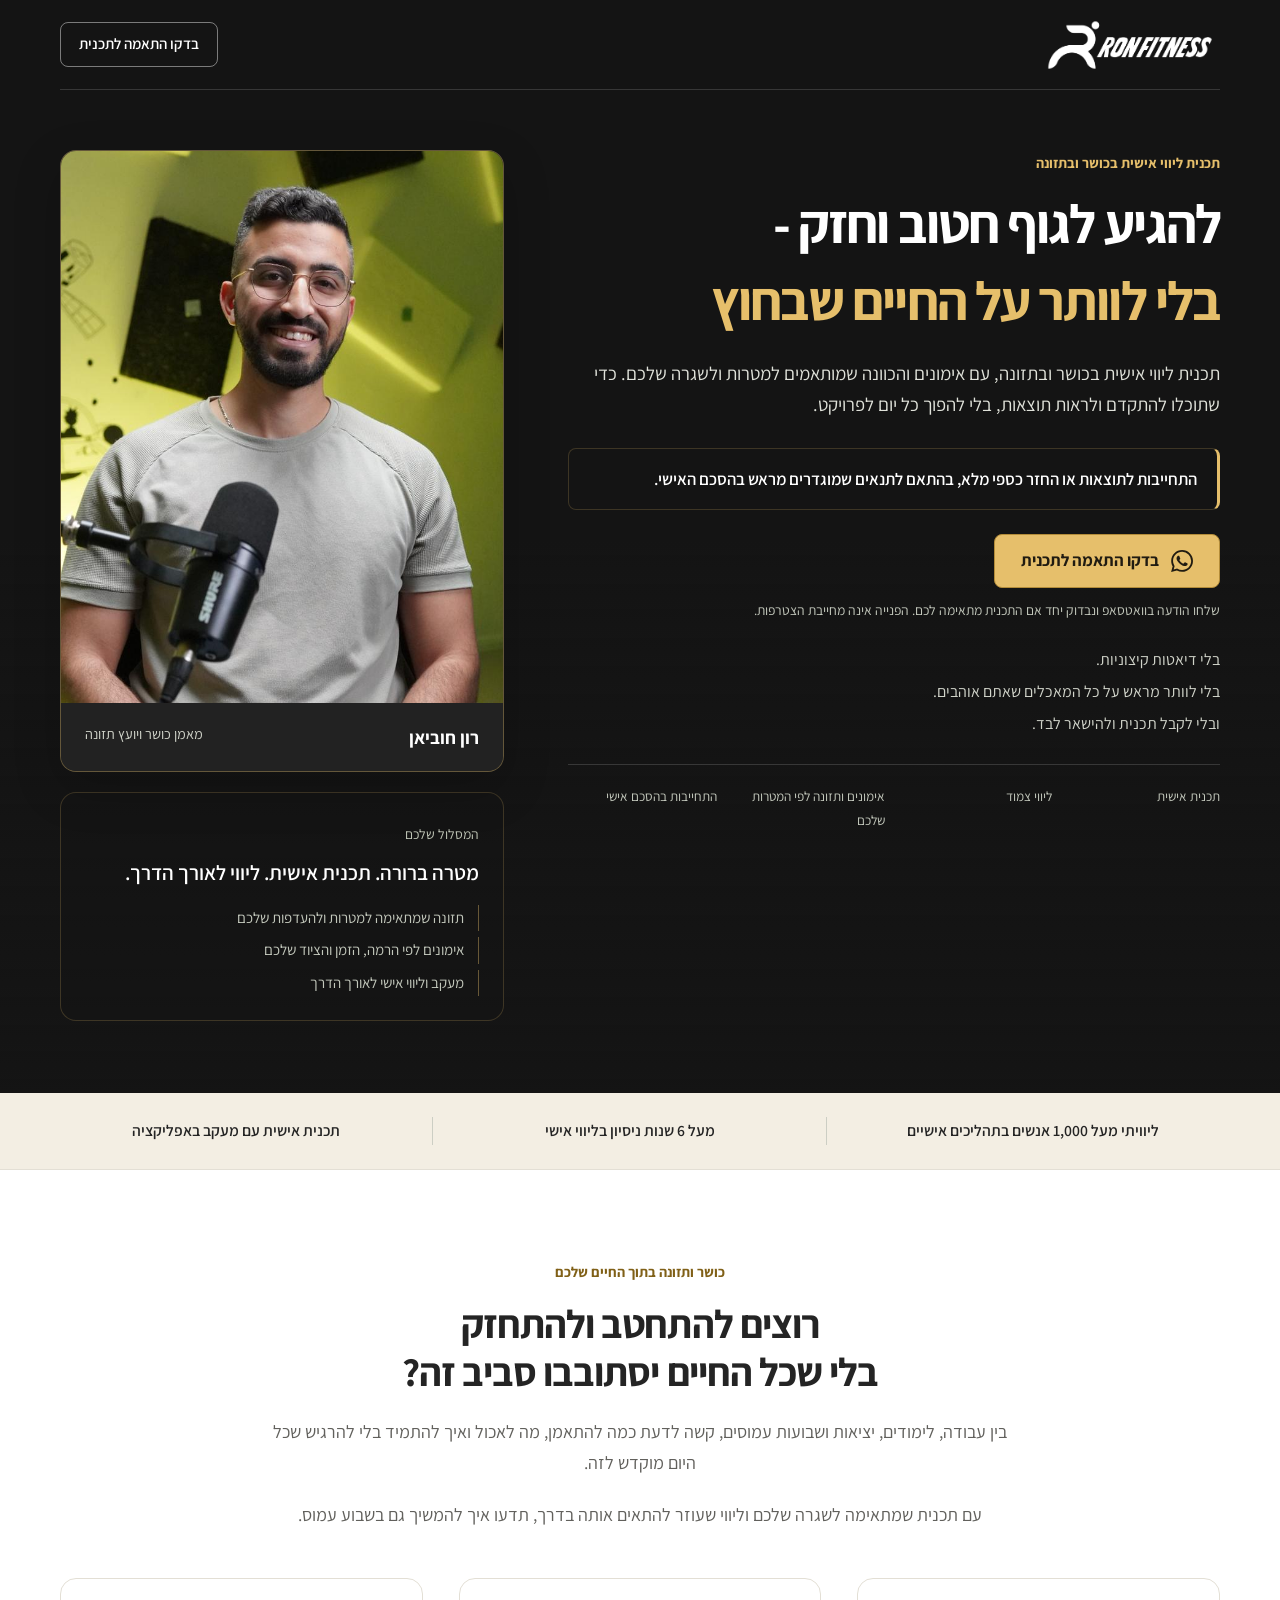
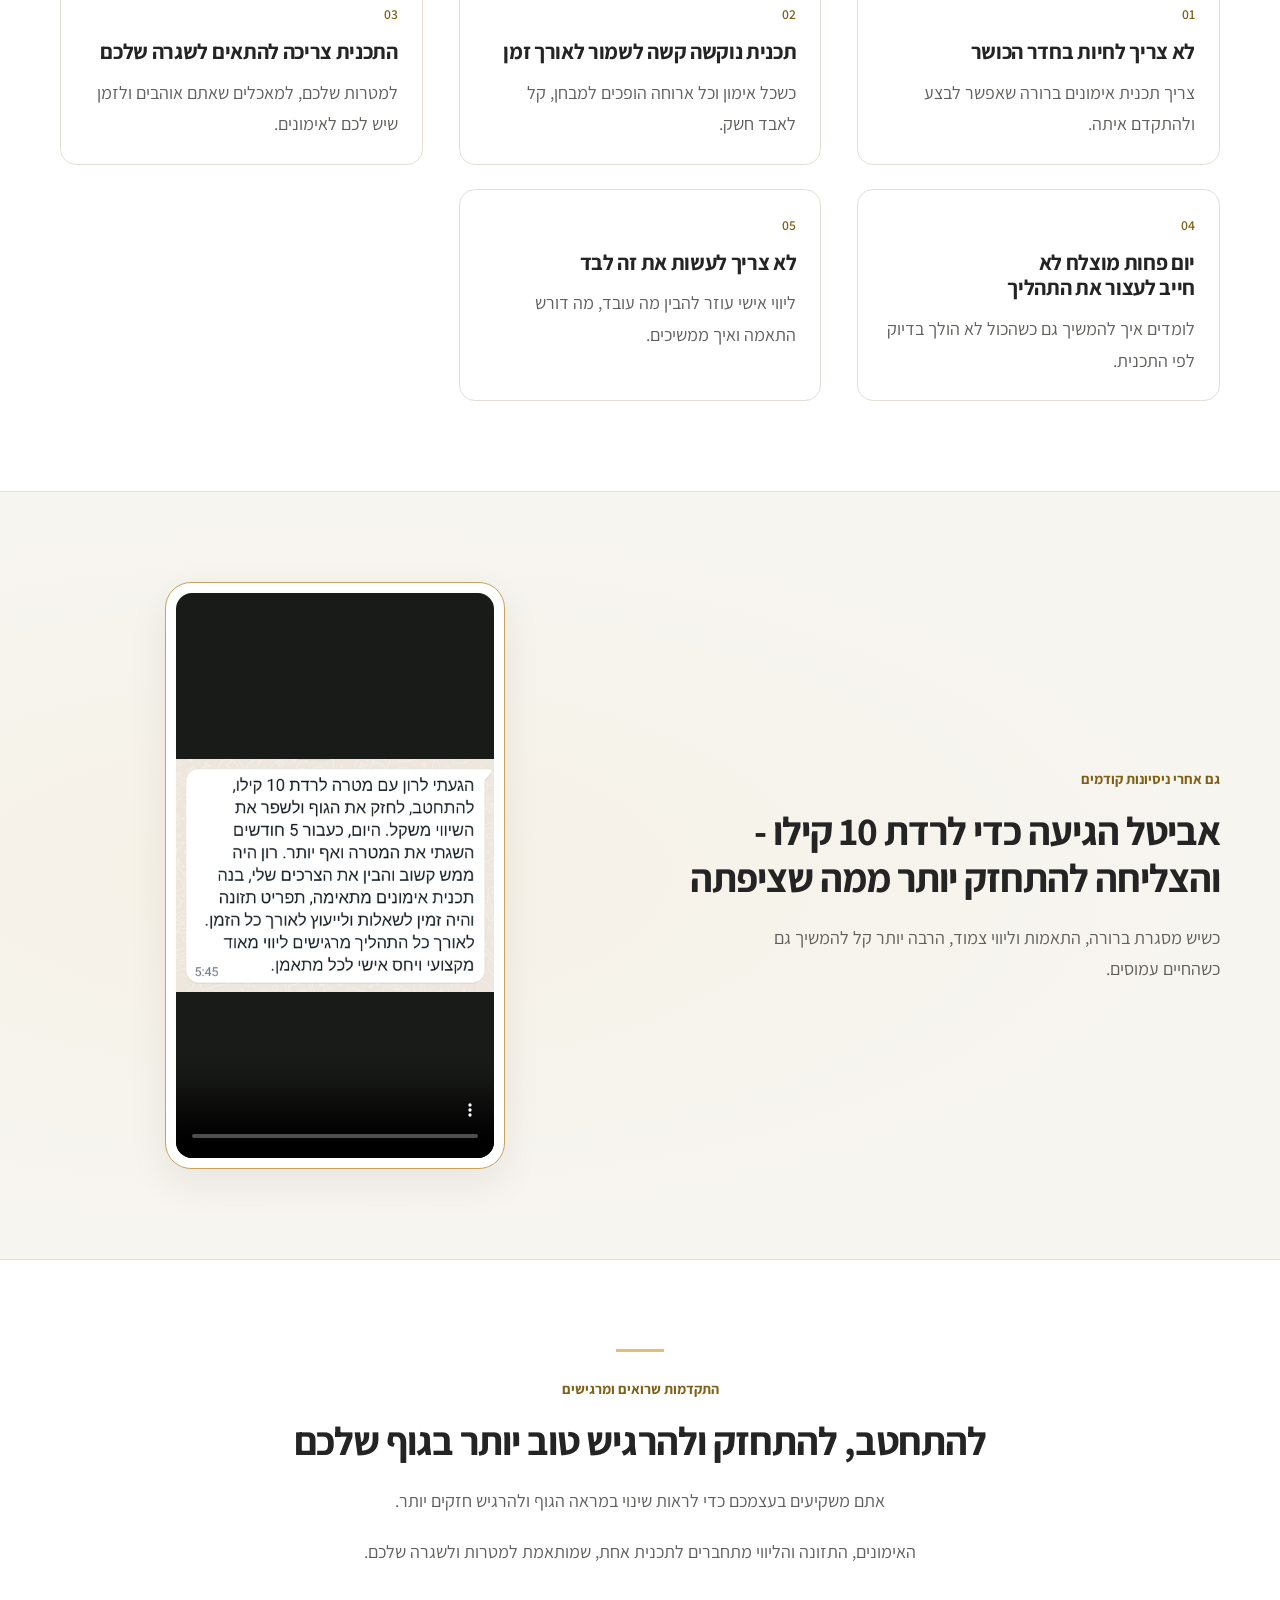
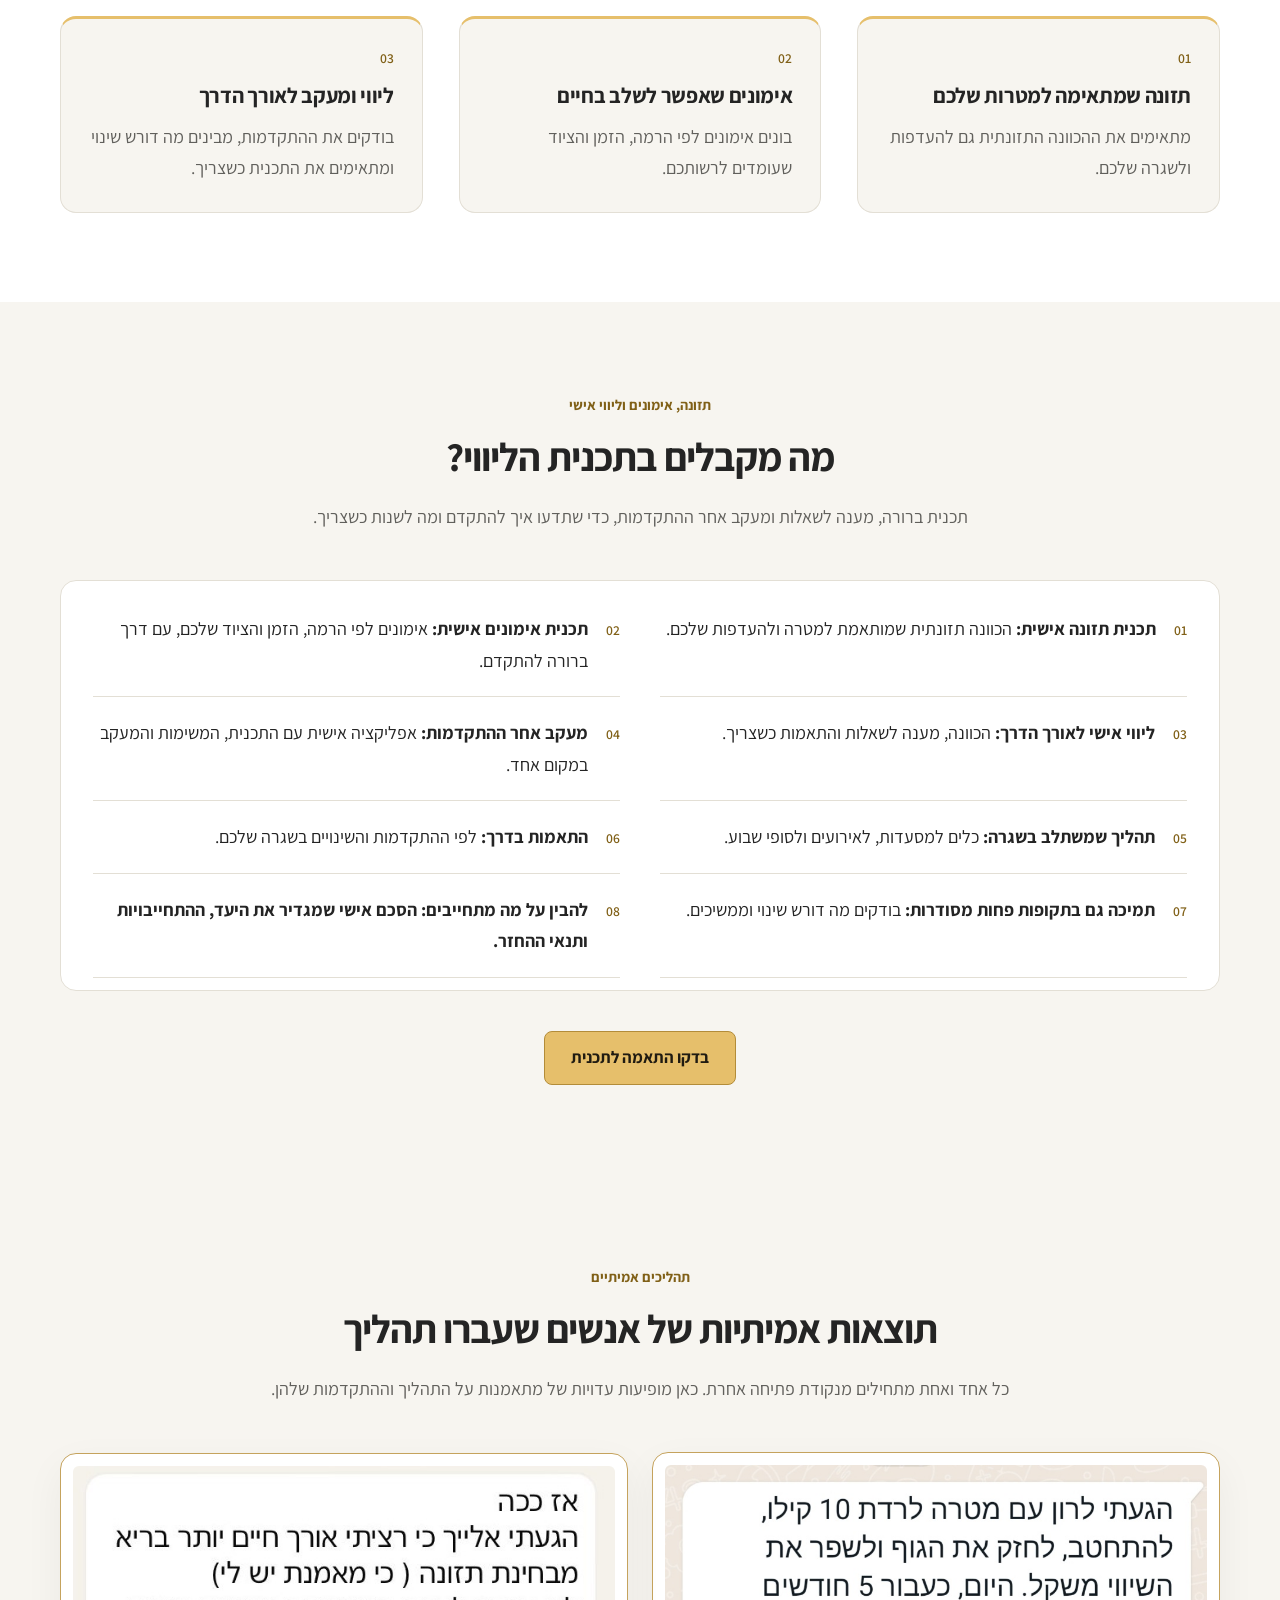
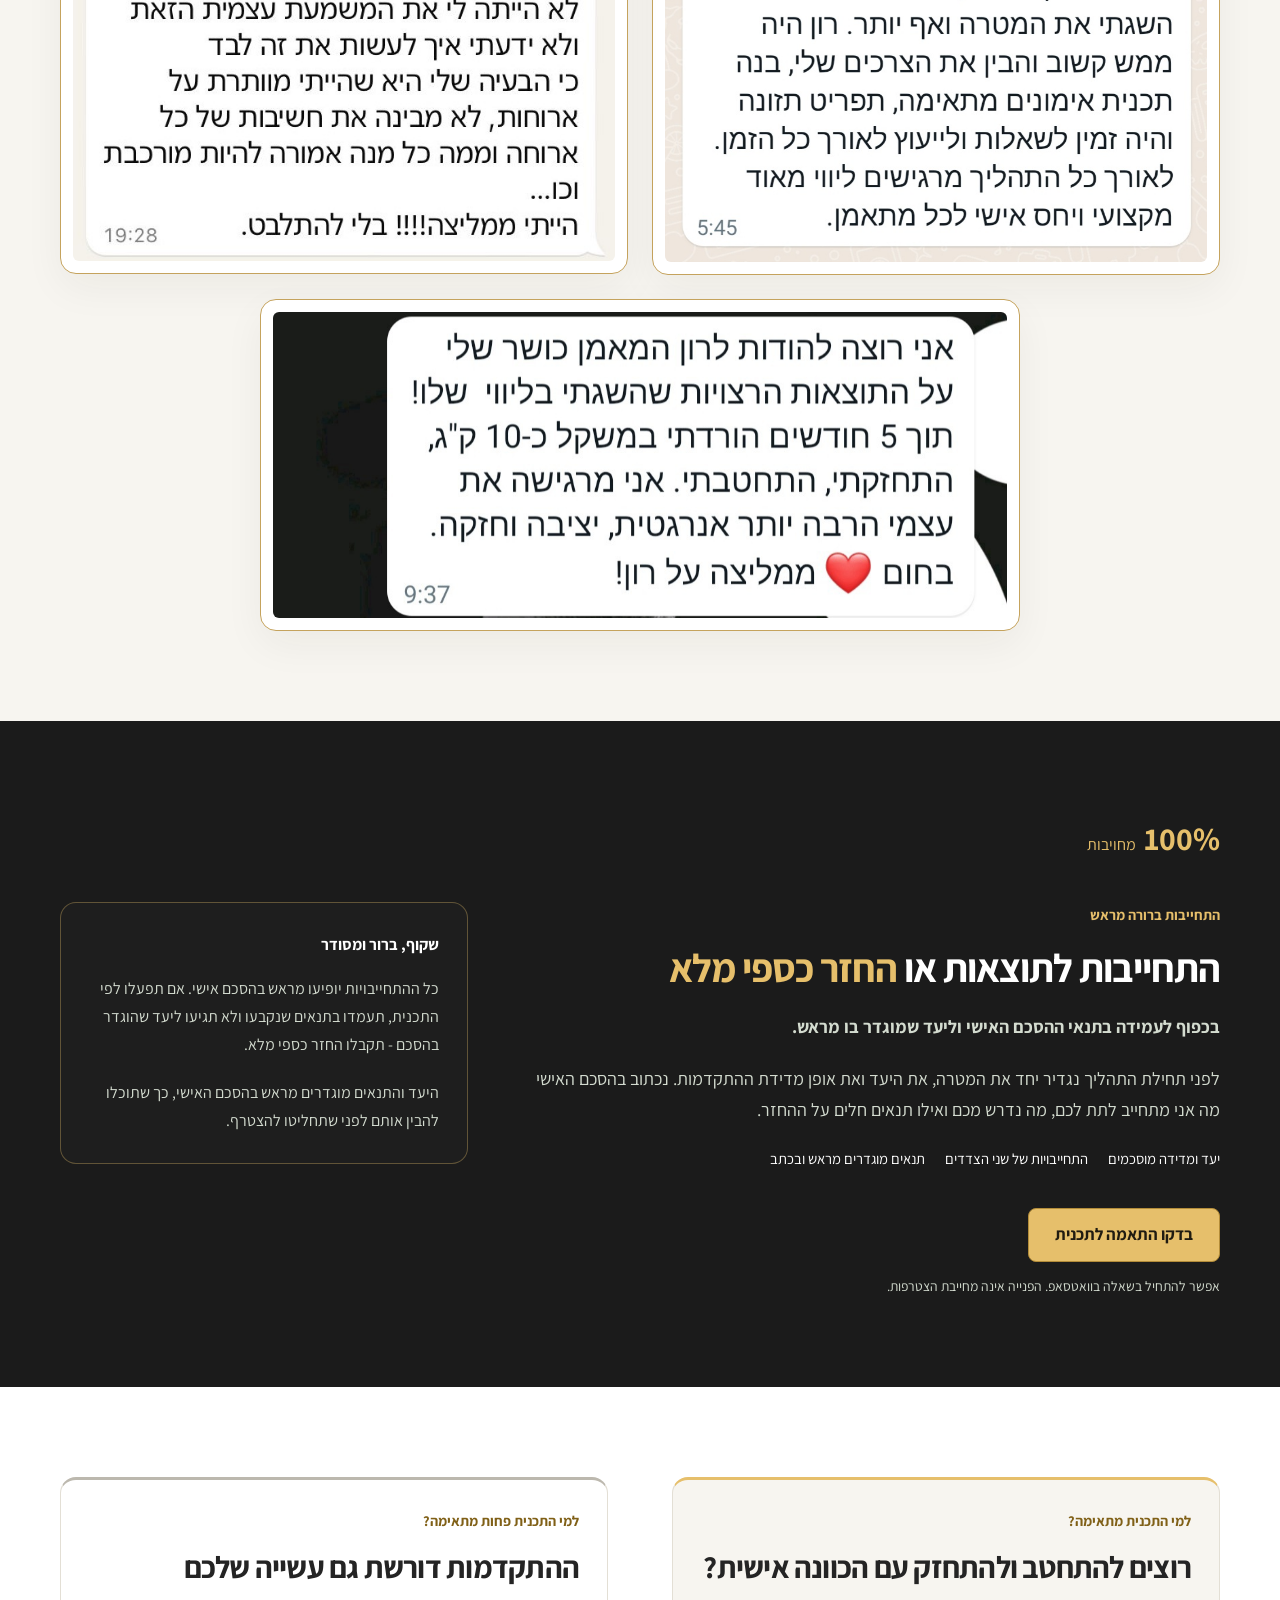
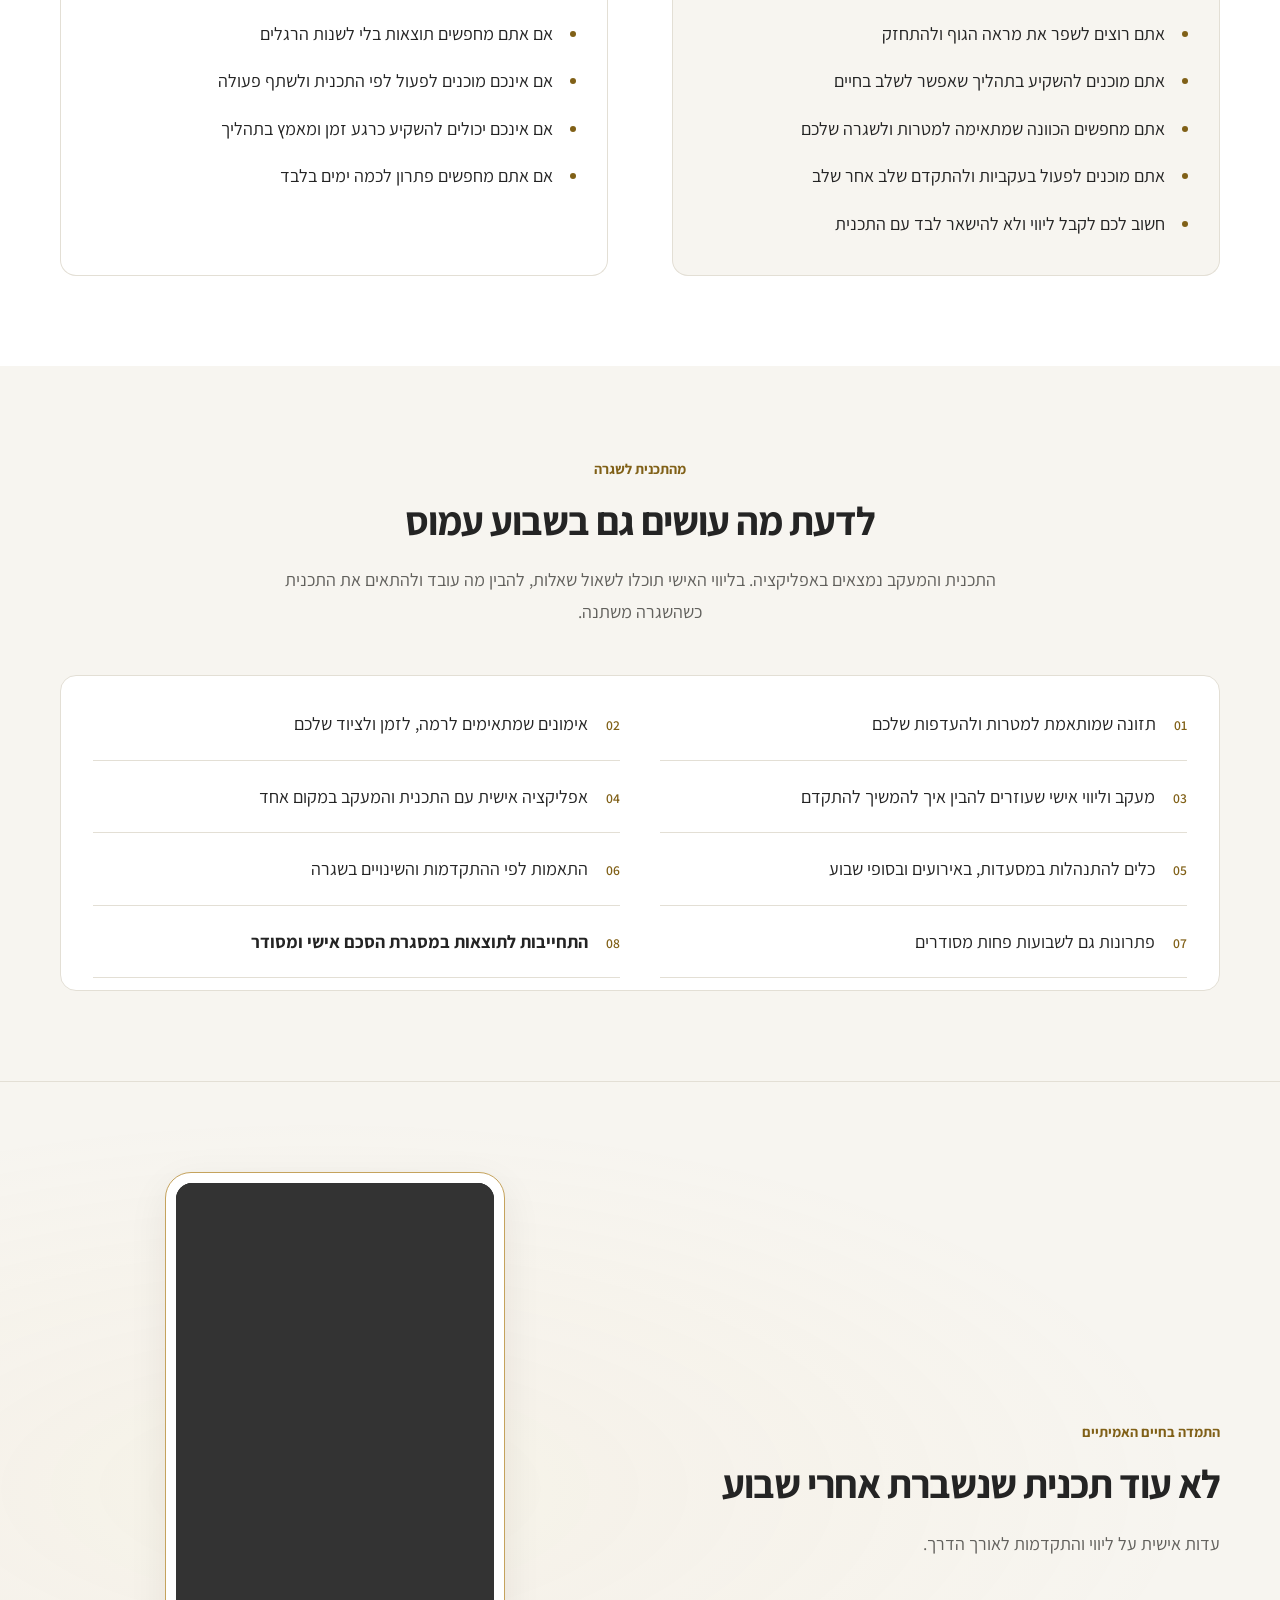
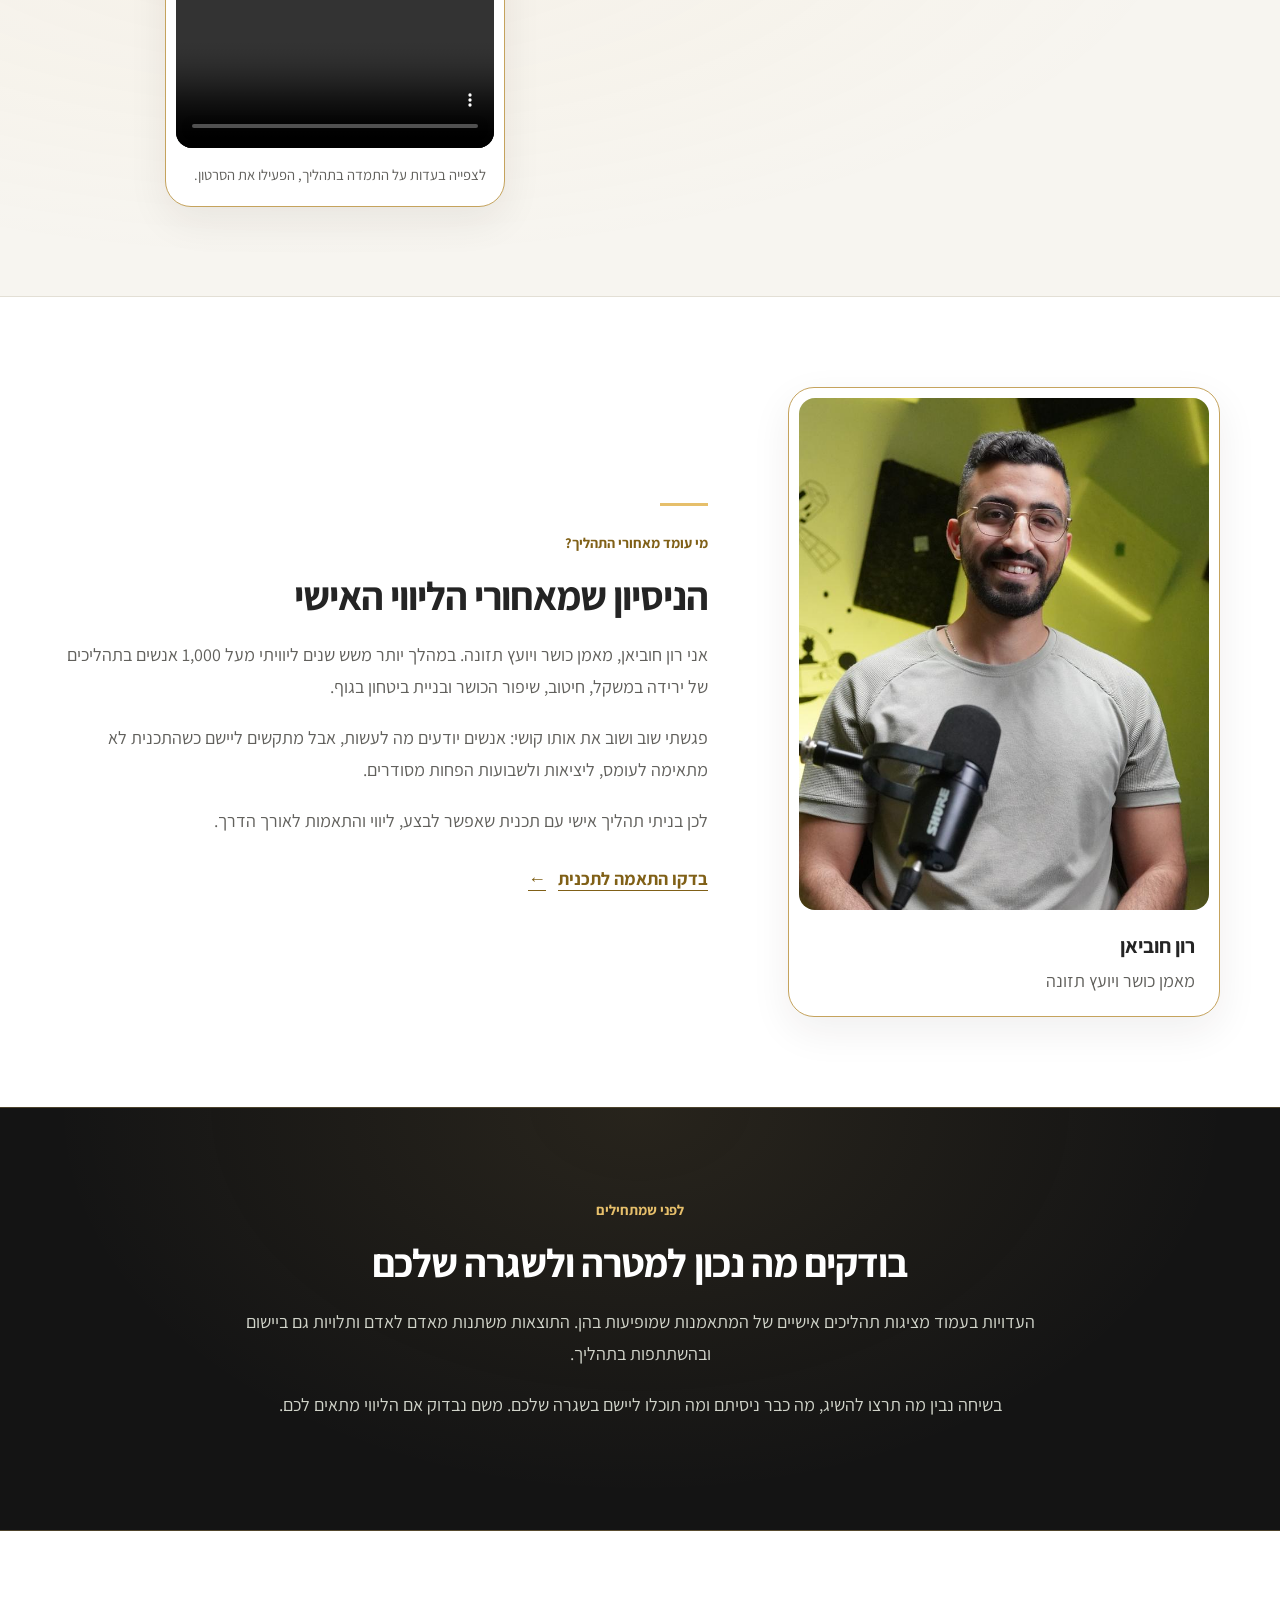
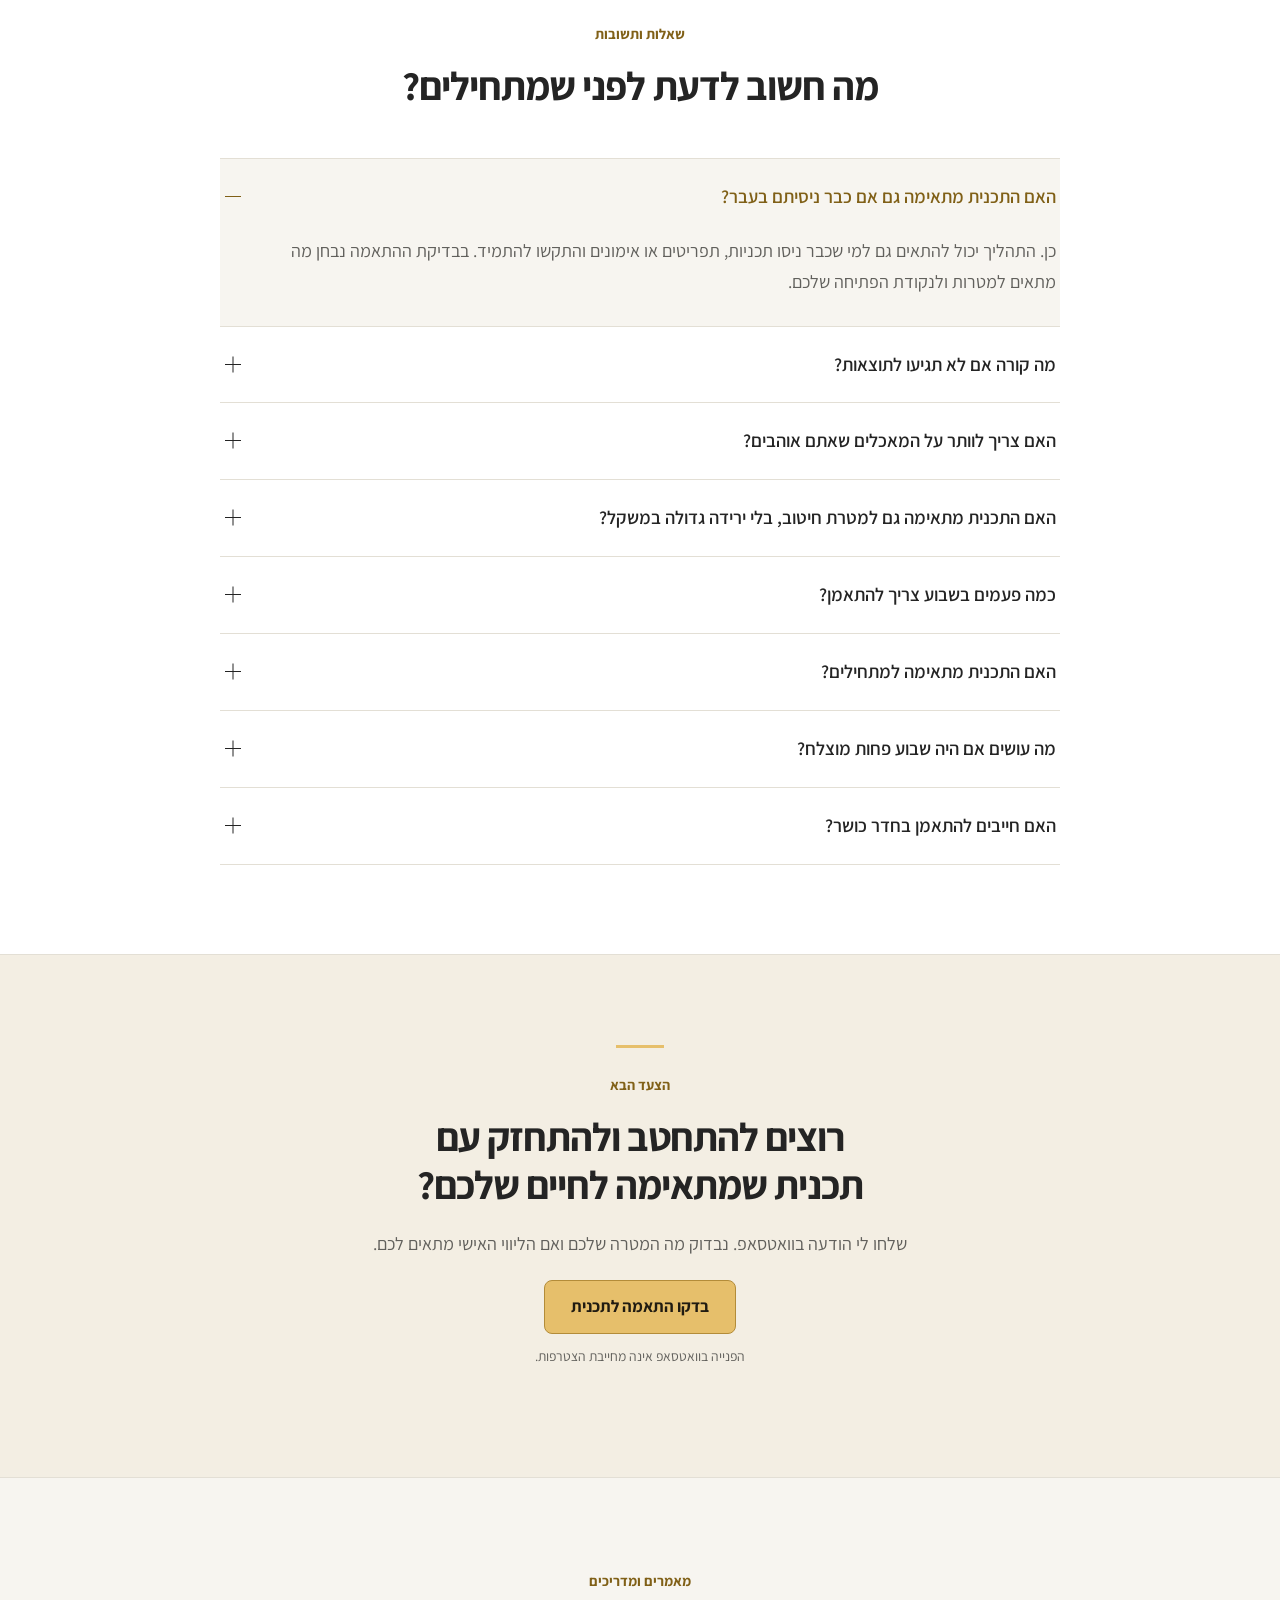
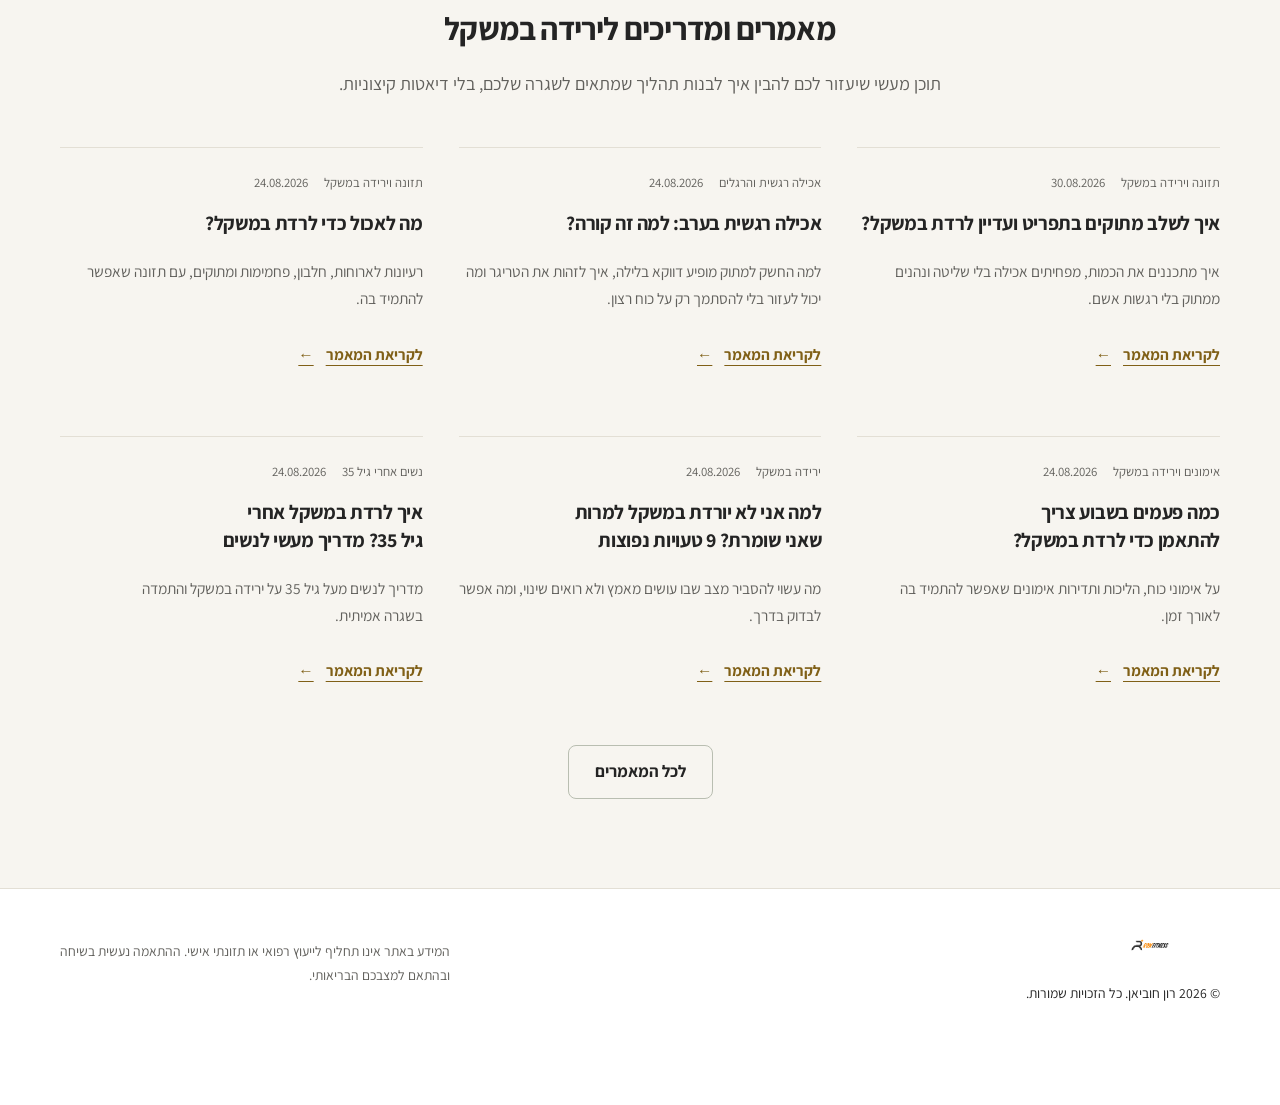
<file: index.html>
<!doctype html>
<html lang="he" dir="rtl">
  <head>
    <meta charset="UTF-8" />
    <meta name="viewport" content="width=device-width, initial-scale=1" />
    <meta
      name="description"
      content="תכנית ליווי אישית בכושר ובתזונה לנשים שרוצות לרדת במשקל, להתחטב ולהתמיד בלי להתחיל מחדש בכל יום ראשון."
    />
    <link rel="canonical" href="https://weightloss.ronhubian.com/" />
    <meta name="theme-color" content="#111111" />
    <link rel="icon" type="image/png" href="./assets/ron-fitness-logo.png" />
    <meta property="og:type" content="website" />
    <meta property="og:title" content="ליווי אישי לירידה במשקל לנשים | רון חוביאן" />
    <meta
      property="og:description"
      content="תהליך אישי לנשים שרוצות לרדת במשקל, להתחטב ולהרגיש טוב יותר בגוף - עם התחייבות לתוצאות במסגרת הסכם אישי."
    />
    <title>ליווי אישי לירידה במשקל לנשים | רון חוביאן</title>
    <script>
      document.documentElement.classList.add("js");
    </script>
    <link rel="preconnect" href="https://fonts.googleapis.com" />
    <link rel="preconnect" href="https://fonts.gstatic.com" crossorigin />
    <link
      href="https://fonts.googleapis.com/css2?family=Assistant:wght@400;500;600;700;800;900&display=swap"
      rel="stylesheet"
    />
    <link rel="stylesheet" href="home.css?v=20260908-premium-copy" />
    <script src="script.js?v=20260826-mobile-final-2" defer></script>
  </head>
  <body>
    <a class="skip-link" href="#main-content">דילוג לתוכן המרכזי</a>

    <header class="site-header">
      <div class="container header-inner">
        <a class="brand" href="#top" aria-label="חזרה לראש העמוד">
          <img
            class="brand-logo"
            src="./assets/ron-fitness-logo-white.png"
            alt="RON FITNESS"
          />
        </a>
        <a
          class="header-cta"
          data-whatsapp
          href="#"
          target="_blank"
          rel="noopener noreferrer"
        >
          בדקו התאמה לתכנית
        </a>
      </div>
    </header>

    <main id="main-content">
      <section class="hero" id="top">
        <picture class="hero-backdrop">
          <source media="(max-width: 899px)" srcset="./assets/gym-atmosphere-960.webp" />
          <img src="./assets/gym-atmosphere-1920.webp" alt="משקולות מסודרות בחדר כושר בתאורה רכה" width="1920" height="1280" fetchpriority="high" decoding="async" />
        </picture>
        <div class="container hero-grid">
          <div class="hero-copy reveal">
            <p class="eyebrow">תכנית ליווי אישית בכושר ובתזונה</p>
            <h1>
              <span class="hero-title-line">להגיע לגוף חטוב וחזק -</span>
              <span class="hero-title-line">בלי לוותר על החיים שבחוץ</span>
            </h1>
            <p class="hero-intro">
              תכנית ליווי אישית בכושר ובתזונה, עם אימונים והכוונה שמותאמים למטרות ולשגרה שלכם. כדי שתוכלו להתקדם ולראות תוצאות, בלי להפוך כל יום לפרויקט.
            </p>
            <span class="hero-title-guarantee">התחייבות לתוצאות או החזר כספי מלא, בהתאם לתנאים שמוגדרים מראש בהסכם האישי.</span>
            <a class="button button-primary" data-whatsapp href="#" target="_blank" rel="noopener noreferrer">
              <svg viewBox="0 0 24 24" aria-hidden="true">
                <path d="M20.52 3.48A11.82 11.82 0 0 0 12.1 0C5.55 0 .22 5.33.22 11.88c0 2.1.55 4.15 1.6 5.95L.12 24l6.32-1.66a11.9 11.9 0 0 0 5.65 1.44h.01c6.55 0 11.88-5.33 11.88-11.88 0-3.18-1.23-6.17-3.46-8.42ZM12.1 21.77h-.01a9.85 9.85 0 0 1-5.03-1.38l-.36-.21-3.75.98 1-3.65-.23-.38a9.82 9.82 0 0 1-1.51-5.25c0-5.45 4.44-9.89 9.9-9.89a9.82 9.82 0 0 1 6.99 2.9 9.83 9.83 0 0 1 2.9 7c-.01 5.45-4.45 9.88-9.9 9.88Zm5.42-7.41c-.3-.15-1.76-.87-2.03-.96-.27-.1-.47-.15-.67.15-.2.3-.77.96-.94 1.16-.17.2-.35.22-.65.07-.3-.15-1.25-.46-2.39-1.48a8.93 8.93 0 0 1-1.65-2.06c-.17-.3-.02-.46.13-.61.13-.13.3-.35.45-.52.15-.17.2-.3.3-.5.1-.2.05-.37-.02-.52-.08-.15-.67-1.61-.92-2.21-.24-.58-.48-.5-.67-.51h-.57c-.2 0-.52.07-.8.37-.27.3-1.04 1.02-1.04 2.48 0 1.47 1.07 2.88 1.22 3.08.15.2 2.1 3.2 5.08 4.49.71.3 1.26.49 1.7.63.71.22 1.36.19 1.87.11.57-.08 1.76-.72 2-1.41.25-.7.25-1.3.18-1.42-.08-.12-.28-.2-.58-.35Z" />
              </svg>
              בדקו התאמה לתכנית
            </a>
            <p class="cta-note">שלחו הודעה בוואטסאפ ונבדוק יחד אם התכנית מתאימה לכם. הפנייה אינה מחייבת הצטרפות.</p>
            <div class="hero-lead">
              <p>בלי דיאטות קיצוניות.</p>
              <p>בלי לוותר מראש על כל המאכלים שאתם אוהבים.</p>
              <p>ובלי לקבל תכנית ולהישאר לבד.</p>
            </div>
            <div class="micro-proof" aria-label="פרטי התהליך">
              <span>תכנית אישית</span>
              <span>ליווי צמוד</span>
              <span>אימונים ותזונה לפי המטרות שלכם</span>
              <span>התחייבות בהסכם אישי</span>
            </div>
          </div>

          <div class="hero-visual" aria-label="רון חוביאן ועיקרי תכנית הליווי">
            <figure class="hero-portrait">
              <img src="./assets/ron-hubian-studio.jpg" alt="רון חוביאן בסטודיו" width="720" height="1280" fetchpriority="high" decoding="async" />
              <figcaption><strong>רון חוביאן</strong><span>מאמן כושר ויועץ תזונה</span></figcaption>
            </figure>
            <div class="goal-card">
              <span class="goal-kicker">המסלול שלכם</span>
              <strong>מטרה ברורה. <br />תכנית אישית. <br /><em>ליווי לאורך הדרך.</em></strong>
              <div class="goal-steps">
                <span>תזונה שמתאימה למטרות ולהעדפות שלכם</span>
                <span>אימונים לפי הרמה, הזמן והציוד שלכם</span>
                <span>מעקב וליווי אישי לאורך הדרך</span>
              </div>
            </div>
          </div>
        </div>
      </section>

      <section class="trust-strip" aria-label="נתוני אמון בתהליך">
        <div class="container trust-strip-inner">
          <span>ליוויתי מעל 1,000 אנשים בתהליכים אישיים</span>
          <span>מעל 6 שנות ניסיון בליווי אישי</span>
          <span>תכנית אישית עם מעקב באפליקציה</span>
        </div>
      </section>

      <section class="section pain-section">
        <div class="container">
          <div class="section-heading pain-heading reveal">
            <p class="eyebrow">כושר ותזונה בתוך החיים שלכם</p>
            <h2 class="pain-title"><span>רוצים להתחטב ולהתחזק</span><span>בלי שכל החיים יסתובבו סביב זה?</span></h2>
            <p>בין עבודה, לימודים, יציאות ושבועות עמוסים, קשה לדעת כמה להתאמן, מה לאכול ואיך להתמיד בלי להרגיש שכל היום מוקדש לזה.</p>
            <p>עם תכנית שמתאימה לשגרה שלכם וליווי שעוזר להתאים אותה בדרך, תדעו איך להמשיך גם בשבוע עמוס.</p>
          </div>
          <div class="cards-grid pain-grid">
            <article class="card pain-card reveal"><span class="card-number">01</span><h3>לא צריך לחיות בחדר הכושר</h3><p>צריך תכנית אימונים ברורה שאפשר לבצע ולהתקדם איתה.</p></article>
            <article class="card pain-card reveal"><span class="card-number">02</span><h3>תכנית נוקשה קשה לשמור לאורך זמן</h3><p>כשכל אימון וכל ארוחה הופכים למבחן, קל לאבד חשק.</p></article>
            <article class="card pain-card reveal"><span class="card-number">03</span><h3>התכנית צריכה להתאים לשגרה שלכם</h3><p>למטרות שלכם, למאכלים שאתם אוהבים ולזמן שיש לכם לאימונים.</p></article>
            <article class="card pain-card reveal"><span class="card-number">04</span><h3>יום פחות מוצלח לא חייב לעצור את התהליך</h3><p>לומדים איך להמשיך גם כשהכול לא הולך בדיוק לפי התכנית.</p></article>
            <article class="card pain-card reveal"><span class="card-number">05</span><h3>לא צריך לעשות את זה לבד</h3><p>ליווי אישי עוזר להבין מה עובד, מה דורש התאמה ואיך ממשיכים.</p></article>
          </div>
        </div>
      </section>

      <section class="section testimony-section">
        <div class="container">
          <div class="section-heading reveal">
            <p class="eyebrow">גם אחרי ניסיונות קודמים</p>
            <h2>אביטל הגיעה כדי לרדת 10 קילו - והצליחה להתחזק יותר ממה שציפתה</h2>
            <p>כשיש מסגרת ברורה, התאמות וליווי צמוד, הרבה יותר קל להמשיך גם כשהחיים עמוסים.</p>
          </div>
          <div class="video-card reveal">
            <video controls preload="none" poster="./assets/proof-1.jpg" playsinline aria-label="עדות של אביטל על תהליך הירידה במשקל">
              <source src="./assets/avital-edut.mp4" type="video/mp4" />
              הדפדפן אינו תומך בניגון וידאו.
            </video>
          </div>
        </div>
      </section>

      <section class="section solution-section">
        <div class="container">
          <div class="section-heading reveal">
            <p class="eyebrow">התקדמות שרואים ומרגישים</p>
            <h2>להתחטב, להתחזק ולהרגיש טוב יותר בגוף שלכם</h2>
            <p>אתם משקיעים בעצמכם כדי לראות שינוי במראה הגוף ולהרגיש חזקים יותר.</p>
            <p>האימונים, התזונה והליווי מתחברים לתכנית אחת, שמותאמת למטרות ולשגרה שלכם.</p>
          </div>
          <div class="program-grid">
            <article class="program-card reveal"><span>01</span><h3>תזונה שמתאימה למטרות שלכם</h3><p>מתאימים את ההכוונה התזונתית גם להעדפות ולשגרה שלכם.</p></article>
            <article class="program-card reveal"><span>02</span><h3>אימונים שאפשר לשלב בחיים</h3><p>בונים אימונים לפי הרמה, הזמן והציוד שעומדים לרשותכם.</p></article>
            <article class="program-card reveal"><span>03</span><h3>ליווי ומעקב לאורך הדרך</h3><p>בודקים את ההתקדמות, מבינים מה דורש שינוי ומתאימים את התכנית כשצריך.</p></article>
          </div>
        </div>
      </section>

      <section class="section included-section">
        <div class="container">
          <div class="section-heading reveal"><p class="eyebrow">תזונה, אימונים וליווי אישי</p><h2>מה מקבלים בתכנית הליווי?</h2><p>תכנית ברורה, מענה לשאלות ומעקב אחר ההתקדמות, כדי שתדעו איך להתקדם ומה לשנות כשצריך.</p></div>
          <div class="included-panel reveal">
            <div class="included-item"><span>01</span><p><strong>תכנית תזונה אישית:</strong> הכוונה תזונתית שמותאמת למטרה ולהעדפות שלכם.</p></div>
            <div class="included-item"><span>02</span><p><strong>תכנית אימונים אישית:</strong> אימונים לפי הרמה, הזמן והציוד שלכם, עם דרך ברורה להתקדם.</p></div>
            <div class="included-item"><span>03</span><p><strong>ליווי אישי לאורך הדרך:</strong> הכוונה, מענה לשאלות והתאמות כשצריך.</p></div>
            <div class="included-item"><span>04</span><p><strong>מעקב אחר ההתקדמות:</strong> אפליקציה אישית עם התכנית, המשימות והמעקב במקום אחד.</p></div>
            <div class="included-item"><span>05</span><p><strong>תהליך שמשתלב בשגרה:</strong> כלים למסעדות, לאירועים ולסופי שבוע.</p></div>
            <div class="included-item"><span>06</span><p><strong>התאמות בדרך:</strong> לפי ההתקדמות והשינויים בשגרה שלכם.</p></div>
            <div class="included-item"><span>07</span><p><strong>תמיכה גם בתקופות פחות מסודרות:</strong> בודקים מה דורש שינוי וממשיכים.</p></div>
            <div class="included-item included-item-featured"><span>08</span><p><strong>להבין על מה מתחייבים:</strong> הסכם אישי שמגדיר את היעד, ההתחייבויות ותנאי ההחזר.</p></div>
          </div>
          <div class="center-cta reveal"><a class="button button-primary" data-whatsapp href="#" target="_blank" rel="noopener noreferrer">בדקו התאמה לתכנית</a></div>
        </div>
      </section>

      <section class="section social-proof-section">
        <div class="container">
          <div class="section-heading reveal">
            <p class="eyebrow">תהליכים אמיתיים</p>
            <h2>תוצאות אמיתיות של אנשים שעברו תהליך</h2>
            <p>כל אחד ואחת מתחילים מנקודת פתיחה אחרת. כאן מופיעות עדויות של מתאמנות על התהליך וההתקדמות שלהן.</p>
          </div>
          <div class="proof-grid reveal" aria-label="עדויות ותוצאות מהתכנית">
            <figure class="proof-card"><img src="./assets/proof-1.jpg" alt="הודעת עדות על ירידה במשקל ותהליך אישי" width="921" height="674" loading="lazy" decoding="async" /></figure>
            <figure class="proof-card"><img src="./assets/proof-2.jpg" alt="הודעת עדות על בחירה בתהליך תזונה בריא ומאוזן" width="662" height="483" loading="lazy" decoding="async" /></figure>
            <figure class="proof-card"><img src="./assets/proof-3.jpg" alt="הודעת עדות על תוצאות ירידה במשקל וחיזוק הגוף" width="1080" height="451" loading="lazy" decoding="async" /></figure>
          </div>
        </div>
      </section>

      <section class="section guarantee-section" id="guarantee">
        <div class="container">
          <div class="guarantee-card reveal">
            <div class="guarantee-seal" aria-hidden="true"><span>100%</span><small>מחויבות</small></div>
            <div class="guarantee-copy">
              <p class="eyebrow">התחייבות ברורה מראש</p>
              <h2>התחייבות לתוצאות או <span>החזר כספי מלא</span></h2>
              <p class="guarantee-condition">בכפוף לעמידה בתנאי ההסכם האישי וליעד שמוגדר בו מראש.</p>
              <p>לפני תחילת התהליך נגדיר יחד את המטרה, את היעד ואת אופן מדידת ההתקדמות. נכתוב בהסכם האישי מה אני מתחייב לתת לכם, מה נדרש מכם ואילו תנאים חלים על ההחזר.</p>
              <div class="guarantee-highlights"><span>יעד ומדידה מוסכמים</span><span>התחייבויות של שני הצדדים</span><span>תנאים מוגדרים מראש ובכתב</span></div>
            </div>
            <div class="terms-box">
              <strong>שקוף, ברור ומסודר</strong>
              <p>כל ההתחייבויות יופיעו מראש בהסכם אישי. אם תפעלו לפי התכנית, תעמדו בתנאים שנקבעו ולא תגיעו ליעד שהוגדר בהסכם - תקבלו החזר כספי מלא.</p>
              <p>היעד והתנאים מוגדרים מראש בהסכם האישי, כך שתוכלו להבין אותם לפני שתחליטו להצטרף.</p>
            </div>
            <div class="guarantee-cta"><a class="button button-light" data-whatsapp href="#" target="_blank" rel="noopener noreferrer">בדקו התאמה לתכנית</a><p>אפשר להתחיל בשאלה בוואטסאפ. הפנייה אינה מחייבת הצטרפות.</p></div>
          </div>
        </div>
      </section>

      <section class="section fit-section">
        <div class="container">
          <div class="fit-grid">
            <article class="fit-card fit-yes reveal"><p class="eyebrow">למי התכנית מתאימה?</p><h2>רוצים להתחטב ולהתחזק עם הכוונה אישית?</h2><ul><li>אתם רוצים לשפר את מראה הגוף ולהתחזק</li><li>אתם מוכנים להשקיע בתהליך שאפשר לשלב בחיים</li><li>אתם מחפשים הכוונה שמתאימה למטרות ולשגרה שלכם</li><li>אתם מוכנים לפעול בעקביות ולהתקדם שלב אחר שלב</li><li>חשוב לכם לקבל ליווי ולא להישאר לבד עם התכנית</li></ul></article>
            <article class="fit-card fit-no reveal"><p class="eyebrow">למי התכנית פחות מתאימה?</p><h2>ההתקדמות דורשת גם עשייה שלכם</h2><ul><li>אם אתם מחפשים תוצאות בלי לשנות הרגלים</li><li>אם אינכם מוכנים לפעול לפי התכנית ולשתף פעולה</li><li>אם אינכם יכולים להשקיע כרגע זמן ומאמץ בתהליך</li><li>אם אתם מחפשים פתרון לכמה ימים בלבד</li></ul></article>
          </div>
        </div>
      </section>

      <section class="section included-section" id="personal-coaching">
        <div class="container">
          <div class="section-heading reveal"><p class="eyebrow">מהתכנית לשגרה</p><h2>לדעת מה עושים גם בשבוע עמוס</h2><p>התכנית והמעקב נמצאים באפליקציה. בליווי האישי תוכלו לשאול שאלות, להבין מה עובד ולהתאים את התכנית כשהשגרה משתנה.</p></div>
          <div class="included-panel reveal">
            <div class="included-item"><span>01</span><p>תזונה שמותאמת למטרות ולהעדפות שלכם</p></div>
            <div class="included-item"><span>02</span><p>אימונים שמתאימים לרמה, לזמן ולציוד שלכם</p></div>
            <div class="included-item"><span>03</span><p>מעקב וליווי אישי שעוזרים להבין איך להמשיך להתקדם</p></div>
            <div class="included-item"><span>04</span><p>אפליקציה אישית עם התכנית והמעקב במקום אחד</p></div>
            <div class="included-item"><span>05</span><p>כלים להתנהלות במסעדות, באירועים ובסופי שבוע</p></div>
            <div class="included-item"><span>06</span><p>התאמות לפי ההתקדמות והשינויים בשגרה</p></div>
            <div class="included-item"><span>07</span><p>פתרונות גם לשבועות פחות מסודרים</p></div>
            <div class="included-item included-item-featured"><span>08</span><p>התחייבות לתוצאות במסגרת הסכם אישי ומסודר</p></div>
          </div>
        </div>
      </section>

      <section class="section testimony-section">
        <div class="container">
          <div class="section-heading reveal"><p class="eyebrow">התמדה בחיים האמיתיים</p><h2>לא עוד תכנית שנשברת אחרי שבוע</h2><p>עדות אישית על ליווי והתקדמות לאורך הדרך.</p></div>
          <div class="video-card reveal"><video controls preload="none" playsinline aria-label="עדות על התמדה בתהליך"><source src="./assets/daniel-edut.mp4" type="video/mp4" />הדפדפן אינו תומך בניגון וידאו.</video><p>לצפייה בעדות על התמדה בתהליך, הפעילו את הסרטון.</p></div>
        </div>
      </section>

      <section class="section about-section">
        <div class="container about-grid">
          <div class="about-photo-wrap reveal"><div class="about-photo"><img src="./assets/ron-hubian-studio.jpg" alt="רון חוביאן, מאמן כושר ויועץ תזונה" width="720" height="1280" loading="lazy" decoding="async" /></div><div class="about-signature"><strong>רון חוביאן</strong><span>מאמן כושר ויועץ תזונה</span></div></div>
          <div class="about-copy reveal"><p class="eyebrow">מי עומד מאחורי התהליך?</p><h2>הניסיון שמאחורי הליווי האישי</h2><p>אני רון חוביאן, מאמן כושר ויועץ תזונה. במהלך יותר משש שנים ליוויתי מעל 1,000 אנשים בתהליכים של ירידה במשקל, חיטוב, שיפור הכושר ובניית ביטחון בגוף.</p><p>פגשתי שוב ושוב את אותו קושי: אנשים יודעים מה לעשות, אבל מתקשים ליישם כשהתכנית לא מתאימה לעומס, ליציאות ולשבועות הפחות מסודרים.</p><p>לכן בניתי תהליך אישי עם תכנית שאפשר לבצע, ליווי והתאמות לאורך הדרך.</p><a class="text-link" data-whatsapp href="#" target="_blank" rel="noopener noreferrer">בדקו התאמה לתכנית <span aria-hidden="true">←</span></a></div>
        </div>
      </section>

      <section class="section scarcity-section">
        <div class="container">
          <div class="scarcity-card reveal"><p class="eyebrow">לפני שמתחילים</p><h2>בודקים מה נכון למטרה ולשגרה שלכם</h2><p>העדויות בעמוד מציגות תהליכים אישיים של המתאמנות שמופיעות בהן. התוצאות משתנות מאדם לאדם ותלויות גם ביישום ובהשתתפות בתהליך.</p><p>בשיחה נבין מה תרצו להשיג, מה כבר ניסיתם ומה תוכלו ליישם בשגרה שלכם. משם נבדוק אם הליווי מתאים לכם.</p></div>
        </div>
      </section>

      <section class="section fit-section" id="faq">
        <div class="container">
          <div class="section-heading reveal"><p class="eyebrow">שאלות ותשובות</p><h2>מה חשוב לדעת לפני שמתחילים?</h2></div>
          <div class="faq-list reveal">
            <article class="faq-item is-open"><h3><button class="faq-question" type="button" id="faq-question-1" aria-expanded="true" aria-controls="faq-answer-1">האם התכנית מתאימה גם אם כבר ניסיתם בעבר?<span class="faq-icon" aria-hidden="true"></span></button></h3><div class="faq-answer" id="faq-answer-1" role="region" aria-labelledby="faq-question-1"><p>כן. התהליך יכול להתאים גם למי שכבר ניסו תכניות, תפריטים או אימונים והתקשו להתמיד. בבדיקת ההתאמה נבחן מה מתאים למטרות ולנקודת הפתיחה שלכם.</p></div></article>
            <article class="faq-item"><h3><button class="faq-question" type="button" id="faq-question-2" aria-expanded="false" aria-controls="faq-answer-2">מה קורה אם לא תגיעו לתוצאות?<span class="faq-icon" aria-hidden="true"></span></button></h3><div class="faq-answer" id="faq-answer-2" role="region" aria-labelledby="faq-question-2" hidden><p>אם תפעלו לפי התכנית, תעמדו בתנאים שנקבעו מראש ולא תגיעו ליעד שהוגדר בהסכם האישי - תקבלו החזר כספי מלא.</p></div></article>
            <article class="faq-item"><h3><button class="faq-question" type="button" id="faq-question-3" aria-expanded="false" aria-controls="faq-answer-3">האם צריך לוותר על המאכלים שאתם אוהבים?<span class="faq-icon" aria-hidden="true"></span></button></h3><div class="faq-answer" id="faq-answer-3" role="region" aria-labelledby="faq-question-3" hidden><p>המטרה היא לבנות דרך אכילה שתומכת במטרה שלכם ומשתלבת בחיים שלכם. נבדוק יחד איך לשלב את המאכלים שאתם אוהבים במסגרת התהליך.</p></div></article>
            <article class="faq-item"><h3><button class="faq-question" type="button" id="faq-question-4" aria-expanded="false" aria-controls="faq-answer-4">האם התכנית מתאימה גם למטרת חיטוב, בלי ירידה גדולה במשקל?<span class="faq-icon" aria-hidden="true"></span></button></h3><div class="faq-answer" id="faq-answer-4" role="region" aria-labelledby="faq-question-4" hidden><p>כן. אפשר להתאים את התהליך למטרה שלכם, בין אם היא חיטוב, חיזוק הגוף או שיפור מראה הגוף.</p></div></article>
            <article class="faq-item"><h3><button class="faq-question" type="button" id="faq-question-5" aria-expanded="false" aria-controls="faq-answer-5">כמה פעמים בשבוע צריך להתאמן?<span class="faq-icon" aria-hidden="true"></span></button></h3><div class="faq-answer" id="faq-answer-5" role="region" aria-labelledby="faq-question-5" hidden><p>זה תלוי במטרה, ברמה ובזמן שעומד לרשותכם. תכנית האימונים תיקבע בהתאם לפרטים האישיים שלכם.</p></div></article>
            <article class="faq-item"><h3><button class="faq-question" type="button" id="faq-question-6" aria-expanded="false" aria-controls="faq-answer-6">האם התכנית מתאימה למתחילים?<span class="faq-icon" aria-hidden="true"></span></button></h3><div class="faq-answer" id="faq-answer-6" role="region" aria-labelledby="faq-question-6" hidden><p>כן. אפשר להתאים את האימונים ואת התהליך לנקודת הפתיחה שלכם ולהתקדם בהדרגה.</p></div></article>
            <article class="faq-item"><h3><button class="faq-question" type="button" id="faq-question-7" aria-expanded="false" aria-controls="faq-answer-7">מה עושים אם היה שבוע פחות מוצלח?<span class="faq-icon" aria-hidden="true"></span></button></h3><div class="faq-answer" id="faq-answer-7" role="region" aria-labelledby="faq-question-7" hidden><p>לא צריך להתחיל הכול מחדש. בודקים מה קרה, מתאימים את התכנית במידת הצורך וממשיכים.</p></div></article>
            <article class="faq-item"><h3><button class="faq-question" type="button" id="faq-question-8" aria-expanded="false" aria-controls="faq-answer-8">האם חייבים להתאמן בחדר כושר?<span class="faq-icon" aria-hidden="true"></span></button></h3><div class="faq-answer" id="faq-answer-8" role="region" aria-labelledby="faq-question-8" hidden><p>לא. אפשר לבנות תכנית אימונים לבית או לחדר הכושר, לפי הרמה, הזמן והציוד שעומדים לרשותכם.</p></div></article>
          </div>
        </div>
      </section>

      <section class="final-cta">
        <div class="container final-cta-inner reveal">
          <div><p class="eyebrow">הצעד הבא</p><h2>רוצים להתחטב ולהתחזק עם תכנית שמתאימה לחיים שלכם?</h2><p>שלחו לי הודעה בוואטסאפ. נבדוק מה המטרה שלכם ואם הליווי האישי מתאים לכם.</p></div>
          <a class="button button-primary" data-whatsapp href="#" target="_blank" rel="noopener noreferrer">בדקו התאמה לתכנית</a>
          <p class="cta-note final-cta-note">הפנייה בוואטסאפ אינה מחייבת הצטרפות.</p>
        </div>
      </section>

      <section class="section blog-preview-section" aria-labelledby="blog-preview-title">
        <div class="container">
          <div class="section-heading reveal"><p class="eyebrow">מאמרים ומדריכים</p><h2 id="blog-preview-title">מאמרים ומדריכים לירידה במשקל</h2><p>תוכן מעשי שיעזור לכם להבין איך לבנות תהליך שמתאים לשגרה שלכם, בלי דיאטות קיצוניות.</p></div>
          <div class="blog-grid blog-preview-grid">
            <article class="blog-card reveal"><div class="blog-card-meta"><span>תזונה וירידה במשקל</span><time datetime="2026-08-30">30.08.2026</time></div><h3>איך לשלב מתוקים בתפריט ועדיין לרדת במשקל?</h3><p>איך מתכננים את הכמות, מפחיתים אכילה בלי שליטה ונהנים ממתוק בלי רגשות אשם.</p><a class="blog-card-link" href="blog/how-to-eat-sweets-and-lose-weight/">לקריאת המאמר <span aria-hidden="true">←</span></a></article>
            <article class="blog-card reveal"><div class="blog-card-meta"><span>אכילה רגשית והרגלים</span><time datetime="2026-08-24">24.08.2026</time></div><h3>אכילה רגשית בערב: למה זה קורה?</h3><p>למה החשק למתוק מופיע דווקא בלילה, איך לזהות את הטריגר ומה יכול לעזור בלי להסתמך רק על כוח רצון.</p><a class="blog-card-link" href="blog/emotional-eating-at-night/">לקריאת המאמר <span aria-hidden="true">←</span></a></article>
            <article class="blog-card reveal"><div class="blog-card-meta"><span>תזונה וירידה במשקל</span><time datetime="2026-08-24">24.08.2026</time></div><h3>מה לאכול כדי לרדת במשקל?</h3><p>רעיונות לארוחות, חלבון, פחמימות ומתוקים, עם תזונה שאפשר להתמיד בה.</p><a class="blog-card-link" href="blog/what-to-eat-to-lose-weight/">לקריאת המאמר <span aria-hidden="true">←</span></a></article>
            <article class="blog-card reveal"><div class="blog-card-meta"><span>אימונים וירידה במשקל</span><time datetime="2026-08-24">24.08.2026</time></div><h3>כמה פעמים בשבוע צריך להתאמן כדי לרדת במשקל?</h3><p>על אימוני כוח, הליכות ותדירות אימונים שאפשר להתמיד בה לאורך זמן.</p><a class="blog-card-link" href="blog/how-many-workouts-per-week-to-lose-weight/">לקריאת המאמר <span aria-hidden="true">←</span></a></article>
            <article class="blog-card reveal"><div class="blog-card-meta"><span>ירידה במשקל</span><time datetime="2026-08-24">24.08.2026</time></div><h3>למה אני לא יורדת במשקל למרות שאני שומרת? 9 טעויות נפוצות</h3><p>מה עשוי להסביר מצב שבו עושים מאמץ ולא רואים שינוי, ומה אפשר לבדוק בדרך.</p><a class="blog-card-link" href="blog/why-am-i-not-losing-weight/">לקריאת המאמר <span aria-hidden="true">←</span></a></article>
            <article class="blog-card reveal"><div class="blog-card-meta"><span>נשים אחרי גיל 35</span><time datetime="2026-08-24">24.08.2026</time></div><h3>איך לרדת במשקל אחרי גיל 35? מדריך מעשי לנשים</h3><p>מדריך לנשים מעל גיל 35 על ירידה במשקל והתמדה בשגרה אמיתית.</p><a class="blog-card-link" href="blog/how-to-lose-weight-after-35/">לקריאת המאמר <span aria-hidden="true">←</span></a></article>
          </div>
          <div class="blog-preview-more reveal"><a class="button button-light" href="blog/">לכל המאמרים</a></div>
        </div>
      </section>

    </main>

    <footer class="site-footer">
      <div class="container footer-inner">
        <div class="footer-brand">
          <img src="./assets/ron-fitness-logo.png" alt="RON FITNESS" />
          <p>© <span id="current-year">2026</span> רון חוביאן. כל הזכויות שמורות.</p>
        </div>
        <p class="footer-note">
          המידע באתר אינו תחליף לייעוץ רפואי או תזונתי אישי. ההתאמה נעשית
          בשיחה ובהתאם למצבכם הבריאותי.
        </p>
      </div>
    </footer>

    <a
      class="floating-whatsapp"
      data-whatsapp
      href="#"
      target="_blank"
      rel="noopener noreferrer"
      aria-label="בדיקת התאמה לתכנית בוואטסאפ"
    >
      <svg viewBox="0 0 24 24" aria-hidden="true">
        <path d="M20.52 3.48A11.82 11.82 0 0 0 12.1 0C5.55 0 .22 5.33.22 11.88c0 2.1.55 4.15 1.6 5.95L.12 24l6.32-1.66a11.9 11.9 0 0 0 5.65 1.44h.01c6.55 0 11.88-5.33 11.88-11.88 0-3.18-1.23-6.17-3.46-8.42ZM12.1 21.77h-.01a9.85 9.85 0 0 1-5.03-1.38l-.36-.21-3.75.98 1-3.65-.23-.38a9.82 9.82 0 0 1-1.51-5.25c0-5.45 4.44-9.89 9.9-9.89a9.82 9.82 0 0 1 6.99 2.9 9.83 9.83 0 0 1 2.9 7c-.01 5.45-4.45 9.88-9.9 9.88Zm5.42-7.41c-.3-.15-1.76-.87-2.03-.96-.27-.1-.47-.15-.67.15-.2.3-.77.96-.94 1.16-.17.2-.35.22-.65.07-.3-.15-1.25-.46-2.39-1.48a8.93 8.93 0 0 1-1.65-2.06c-.17-.3-.02-.46.13-.61.13-.13.3-.35.45-.52.15-.17.2-.3.3-.5.1-.2.05-.37-.02-.52-.08-.15-.67-1.61-.92-2.21-.24-.58-.48-.5-.67-.51h-.57c-.2 0-.52.07-.8.37-.27.3-1.04 1.02-1.04 2.48 0 1.47 1.07 2.88 1.22 3.08.15.2 2.1 3.2 5.08 4.49.71.3 1.26.49 1.7.63.71.22 1.36.19 1.87.11.57-.08 1.76-.72 2-1.41.25-.7.25-1.3.18-1.42-.08-.12-.28-.2-.58-.35Z" />
      </svg>
      <span>בדקו התאמה לתכנית</span>
    </a>
  </body>
</html>
</file>
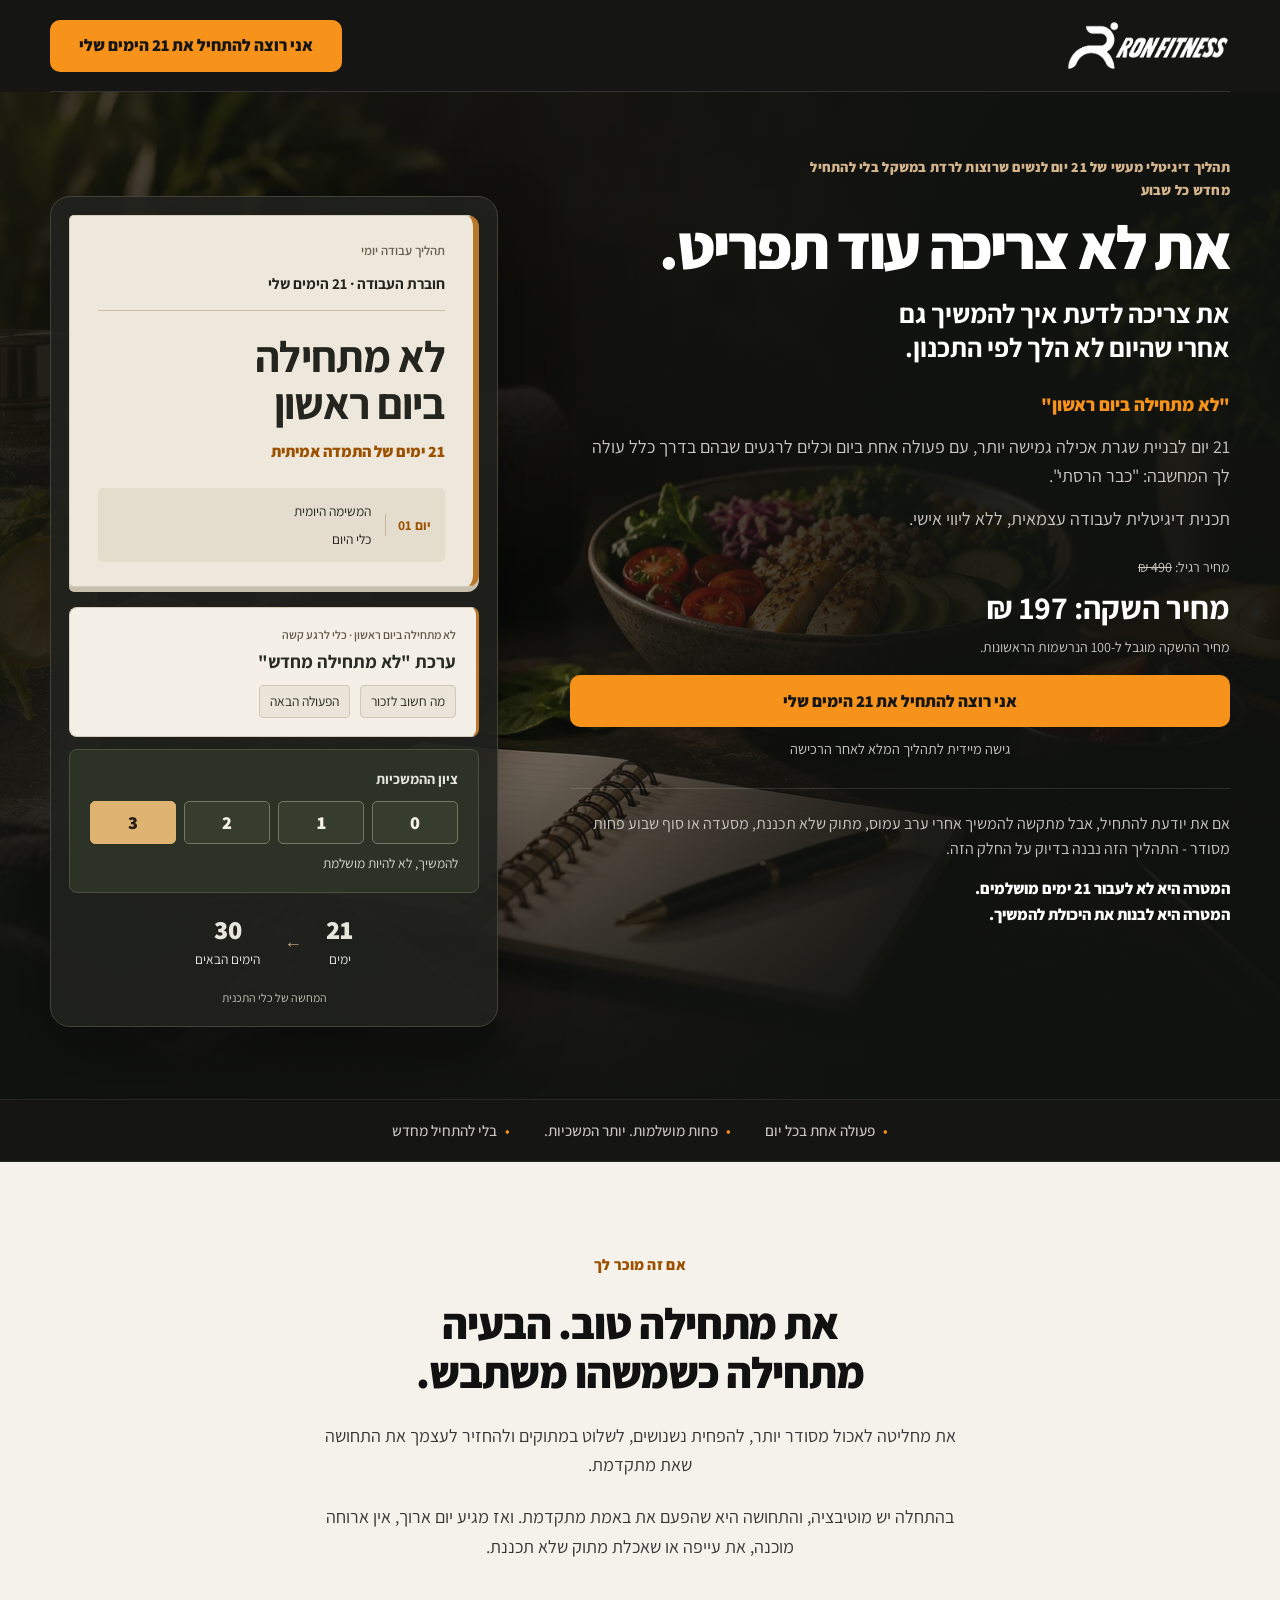
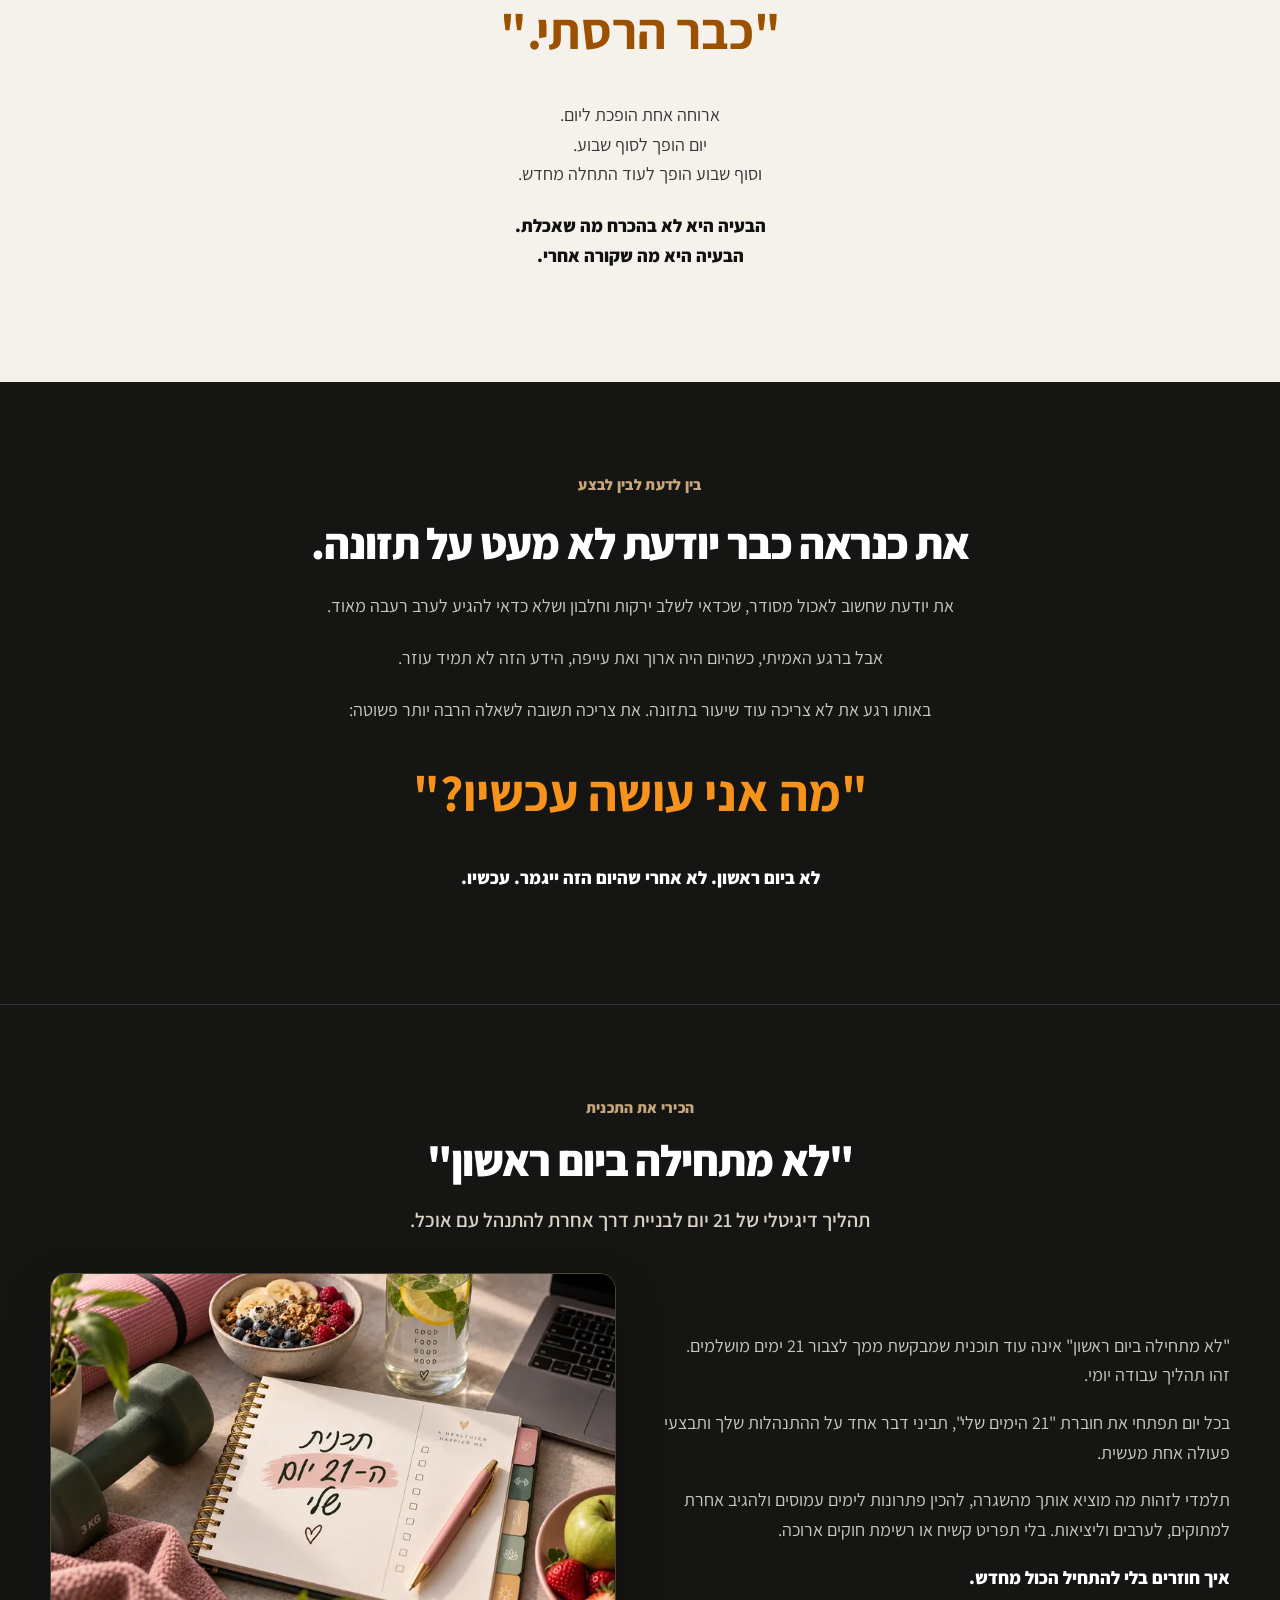
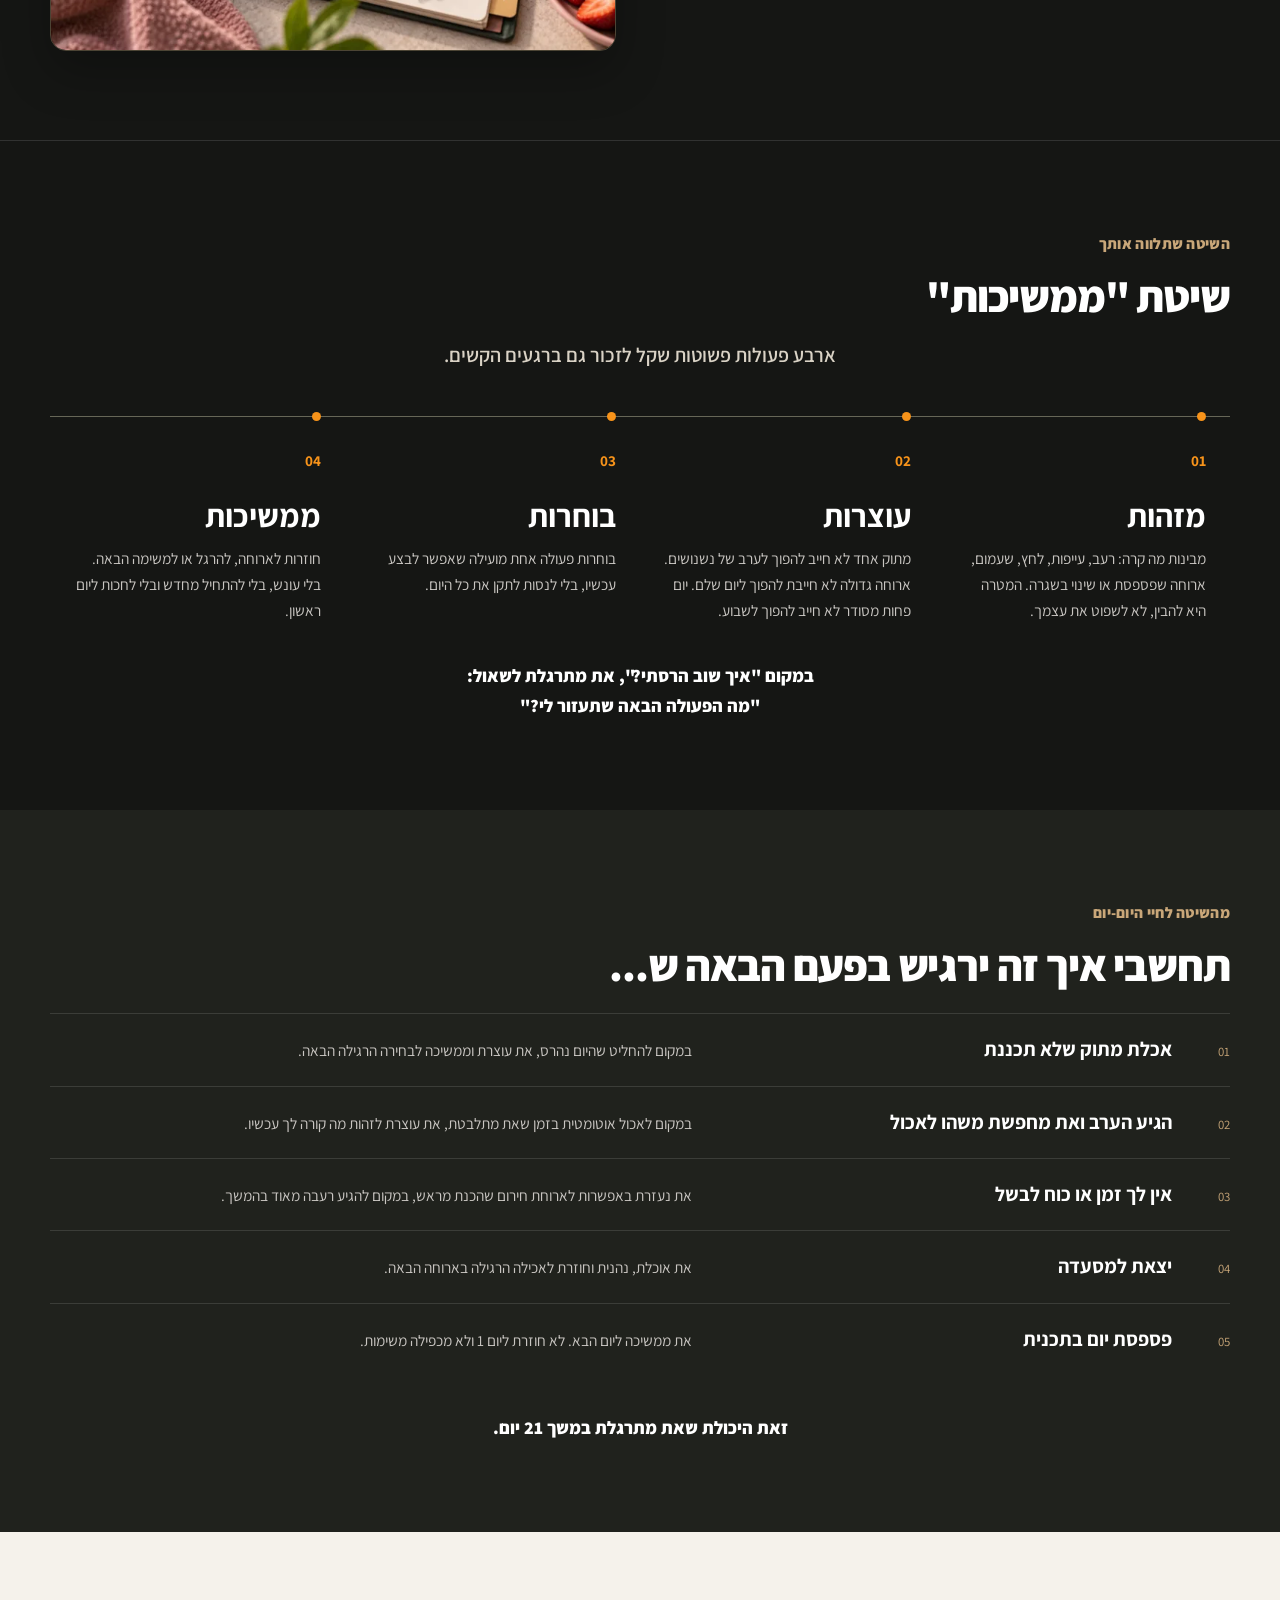
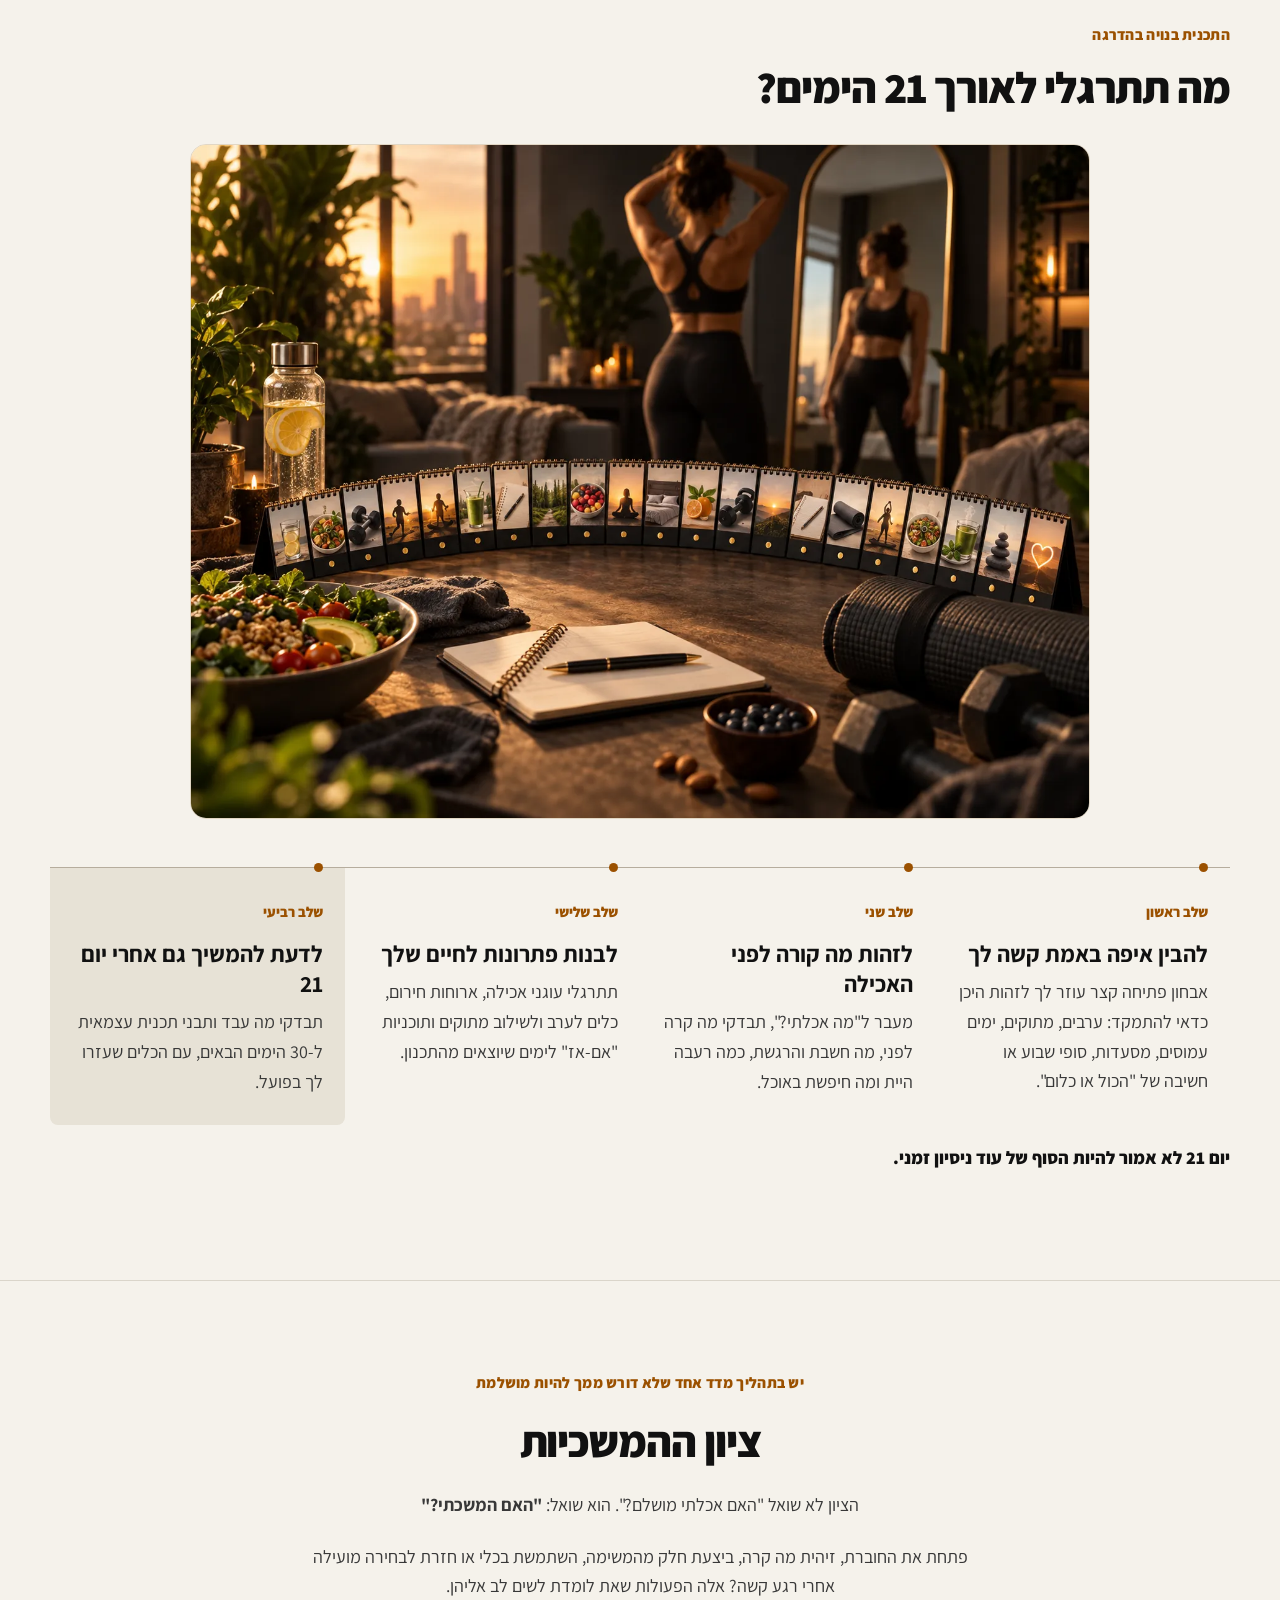
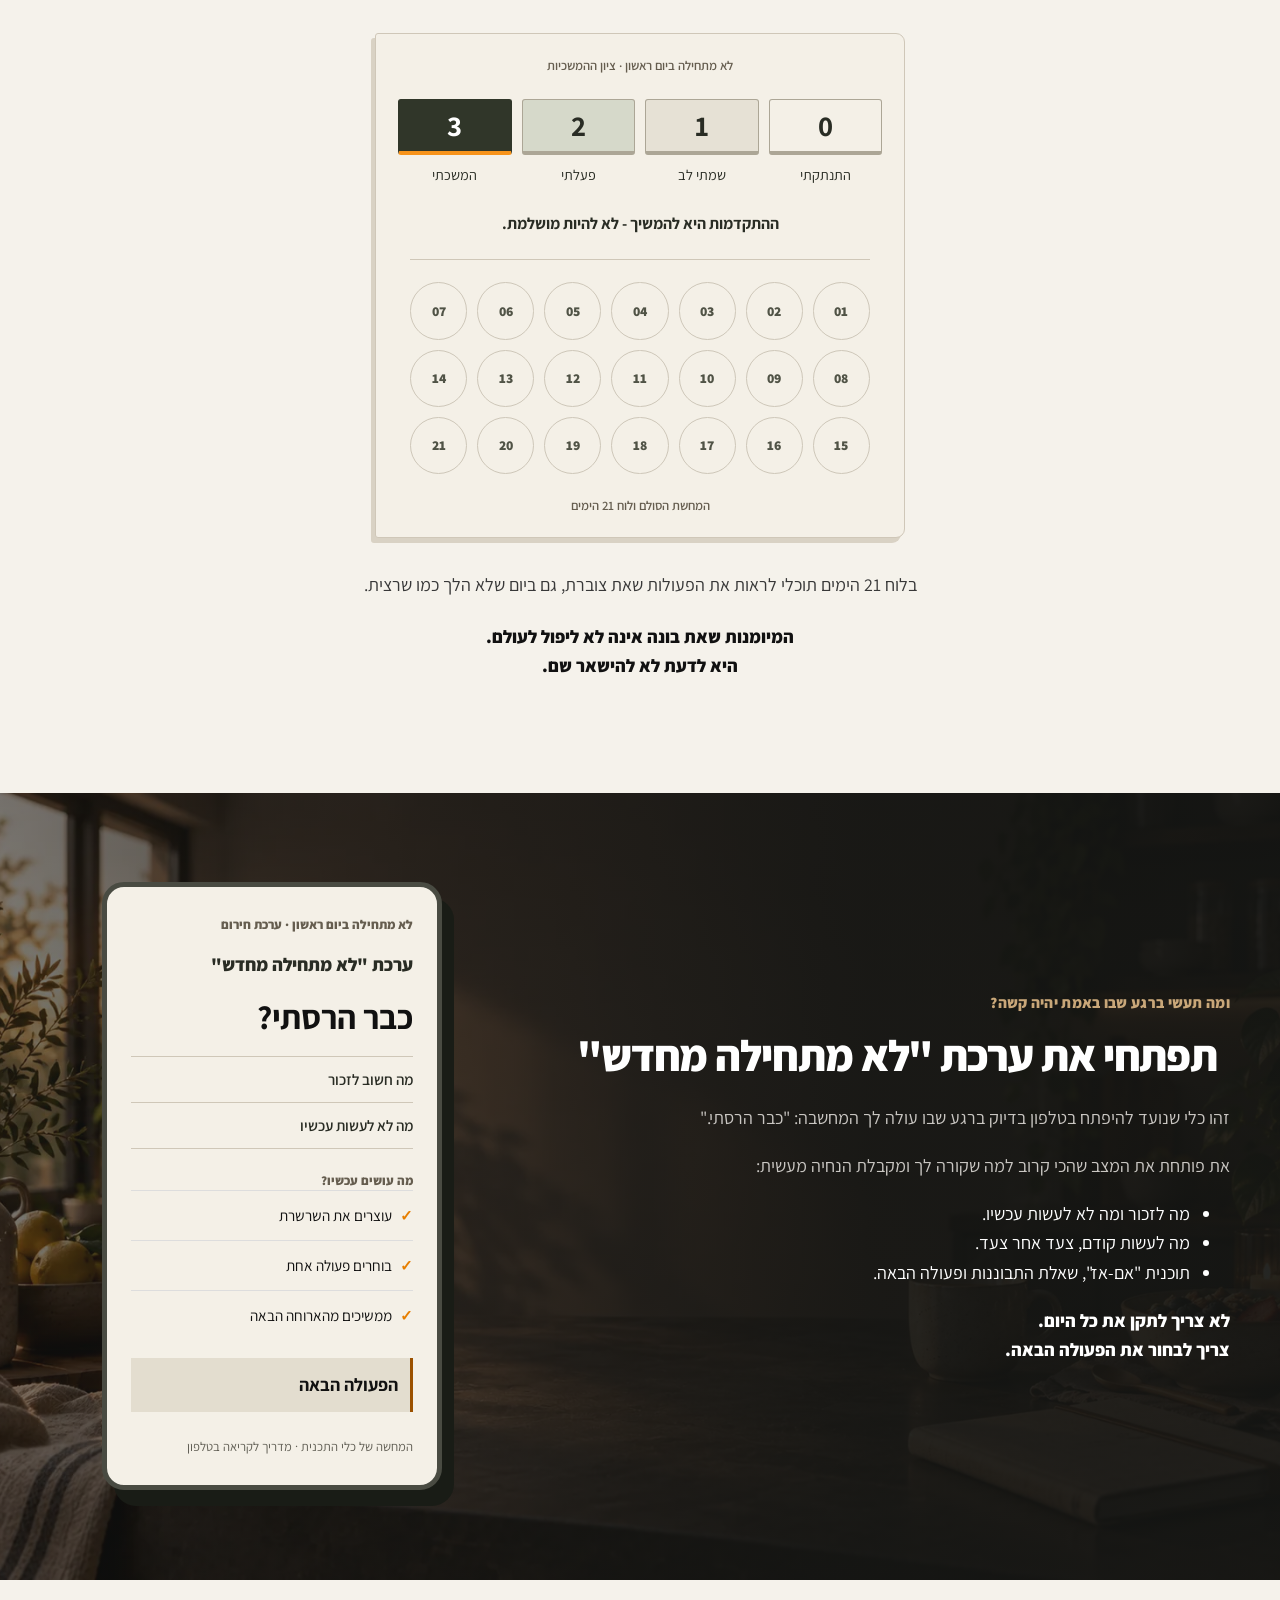
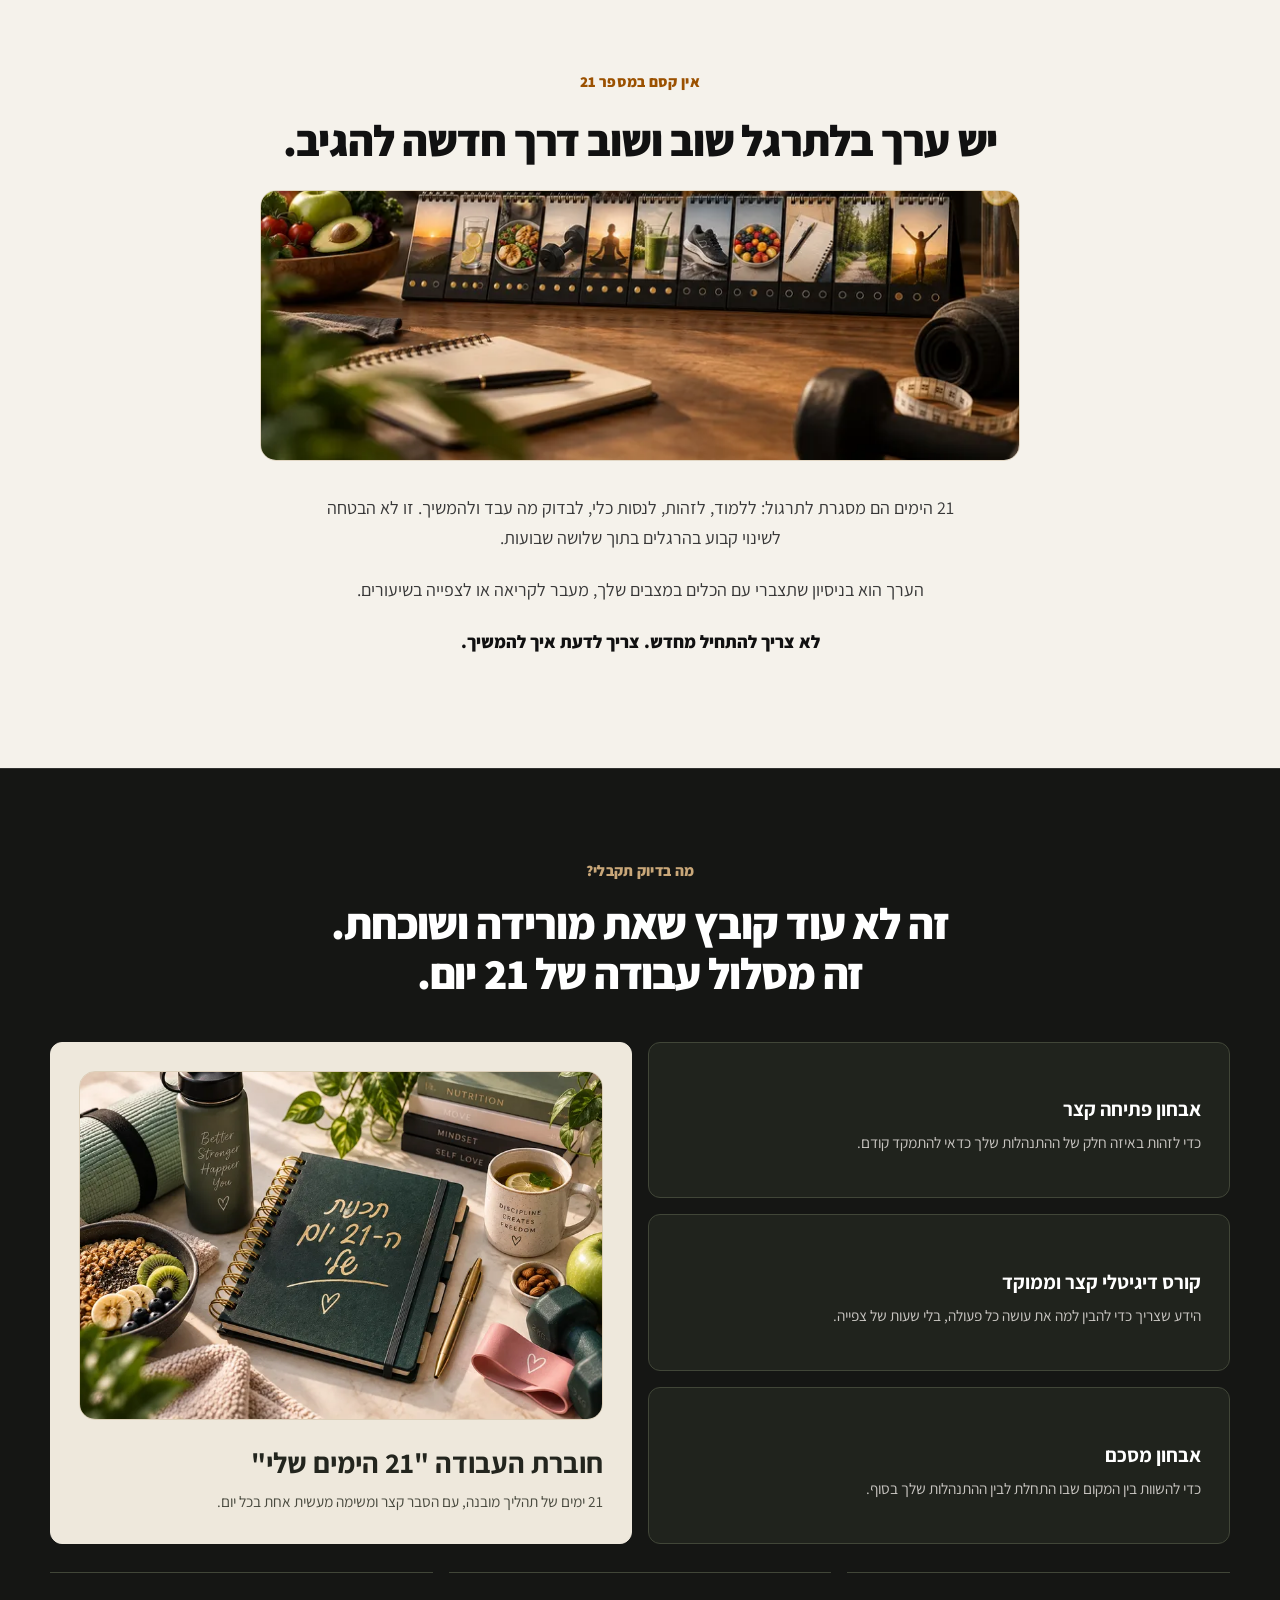
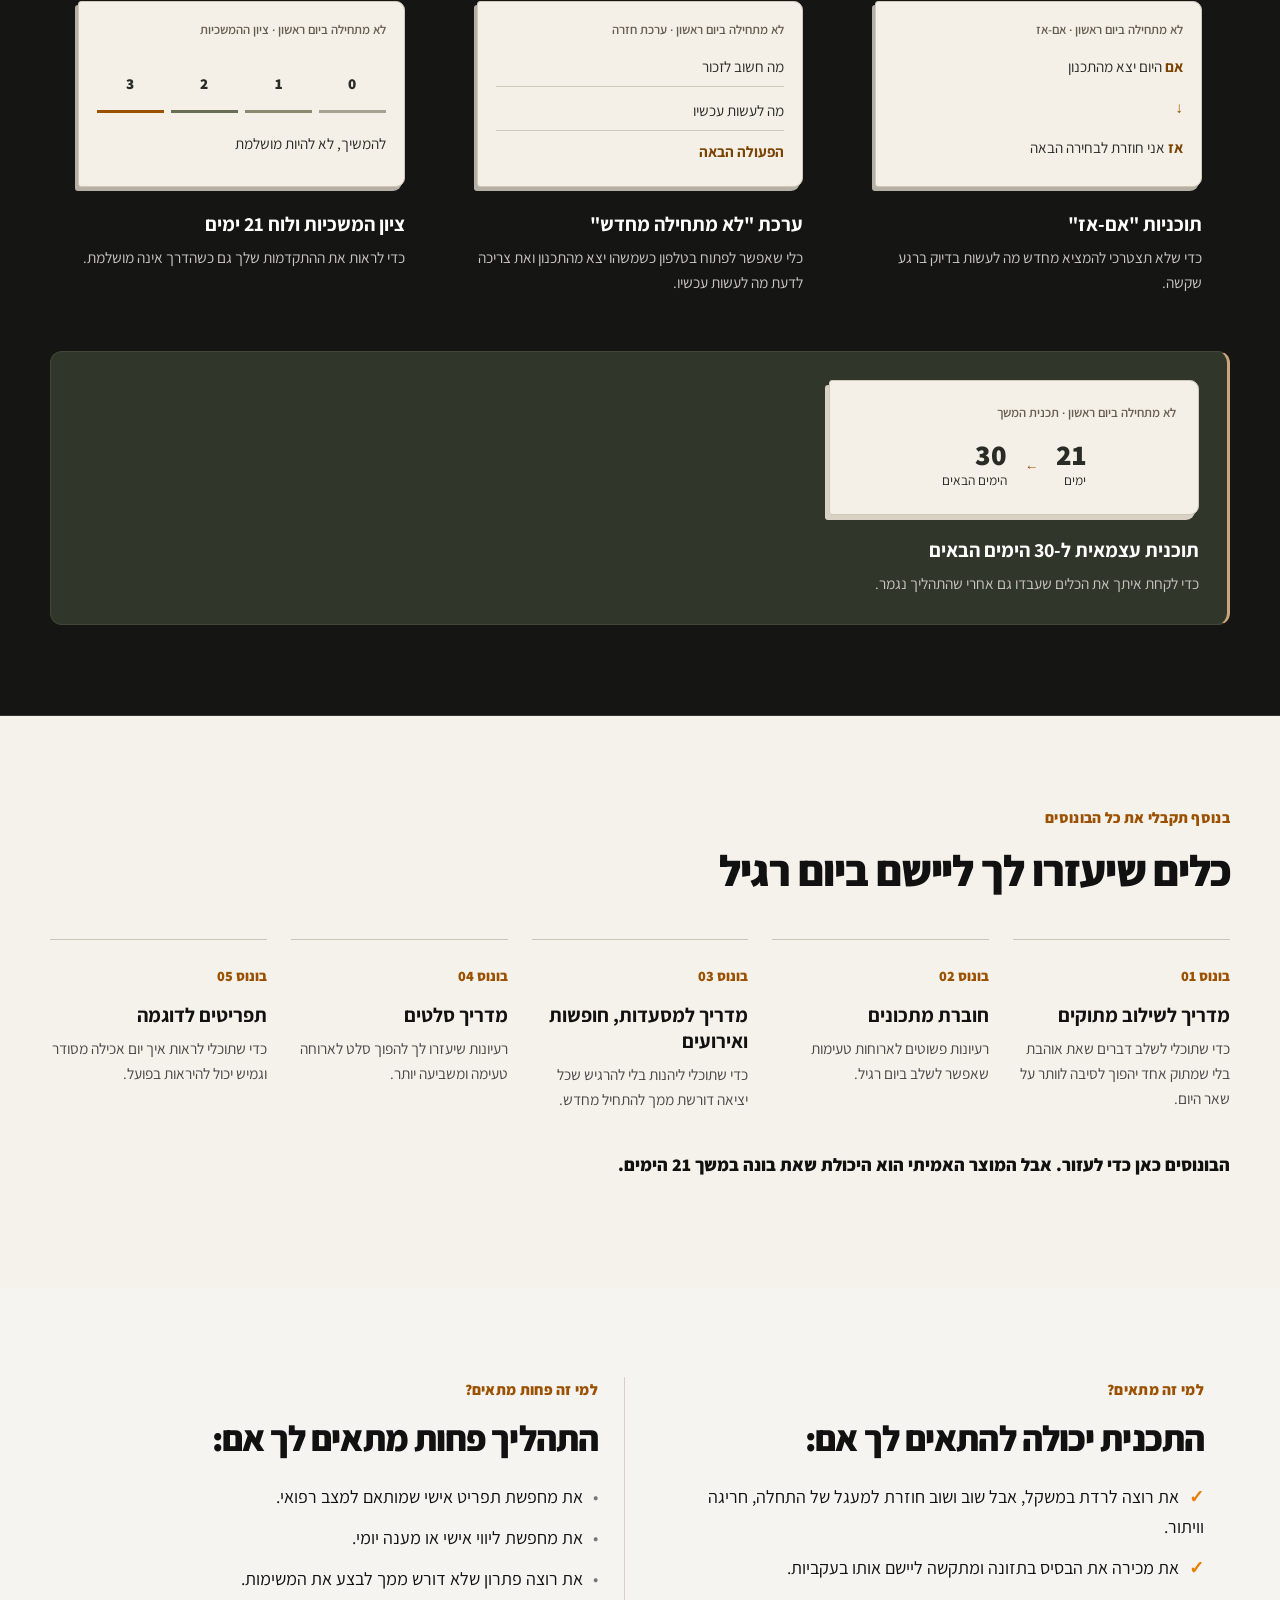
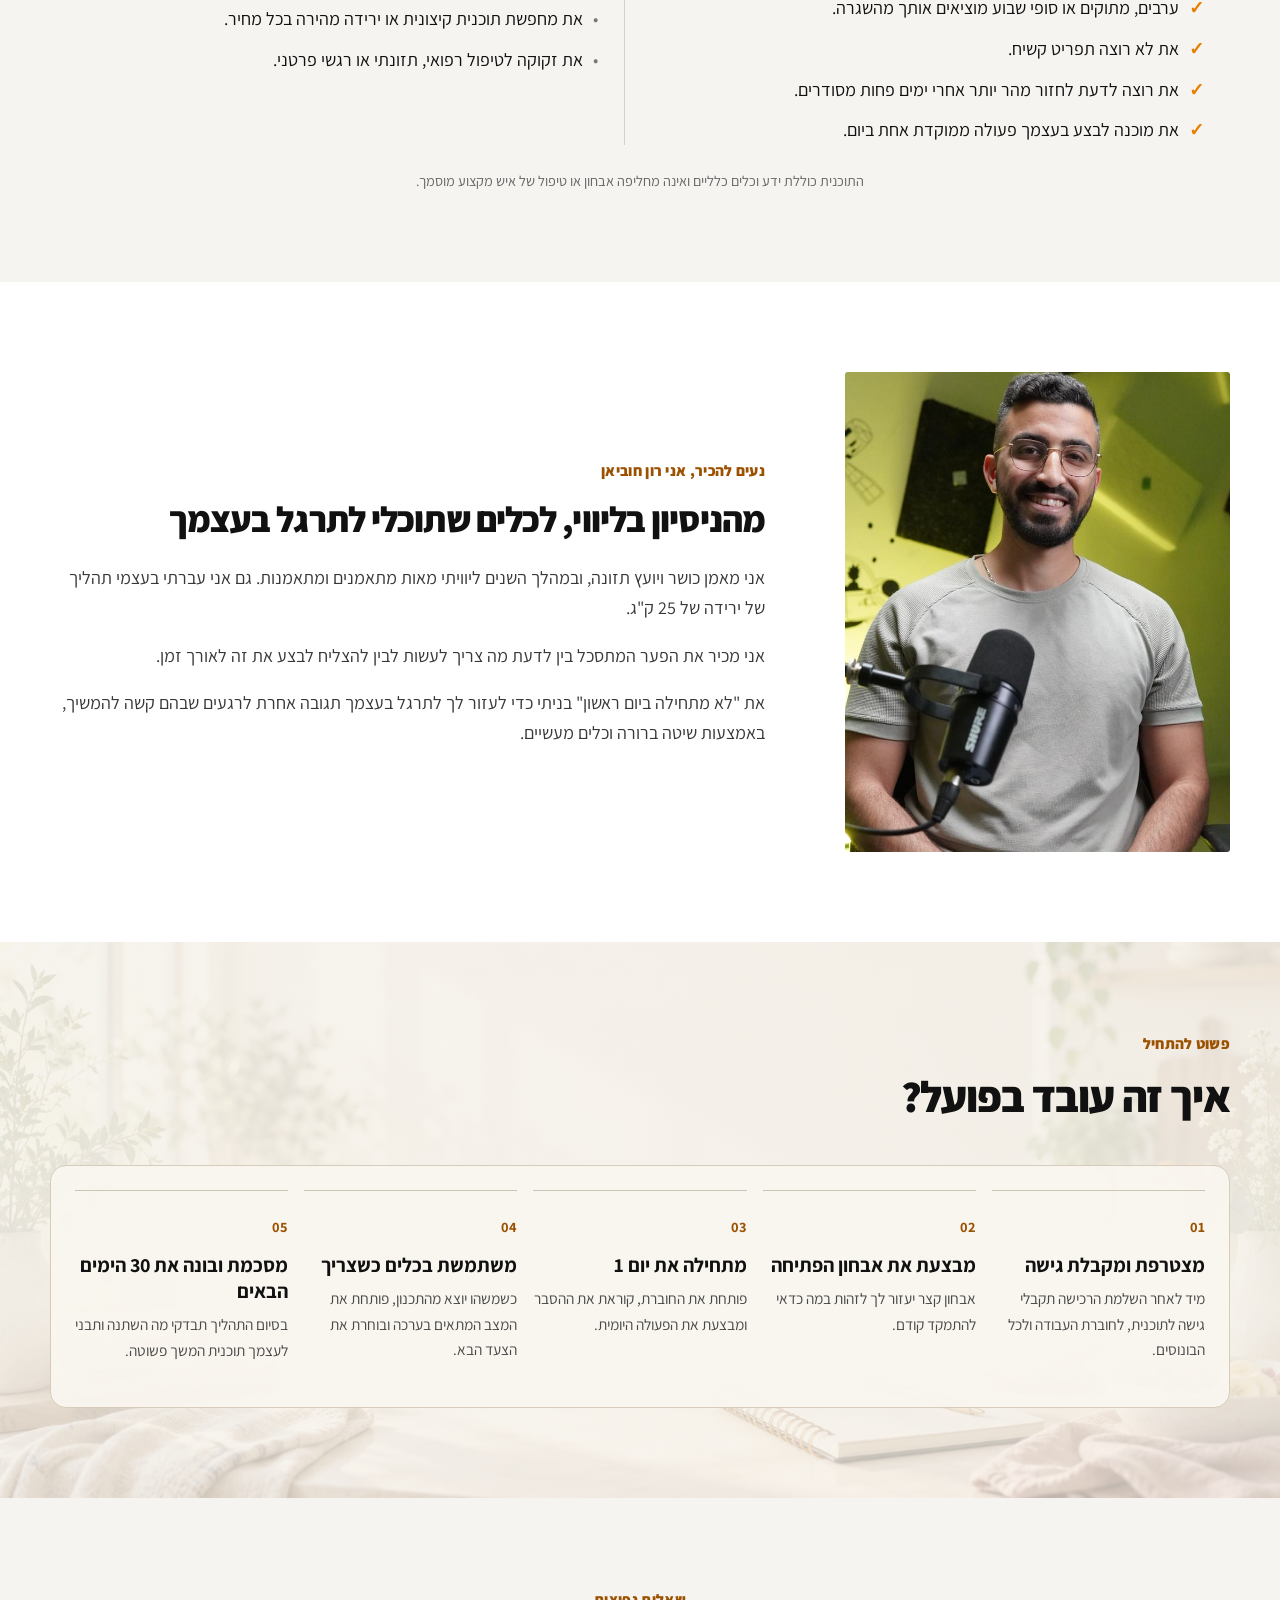
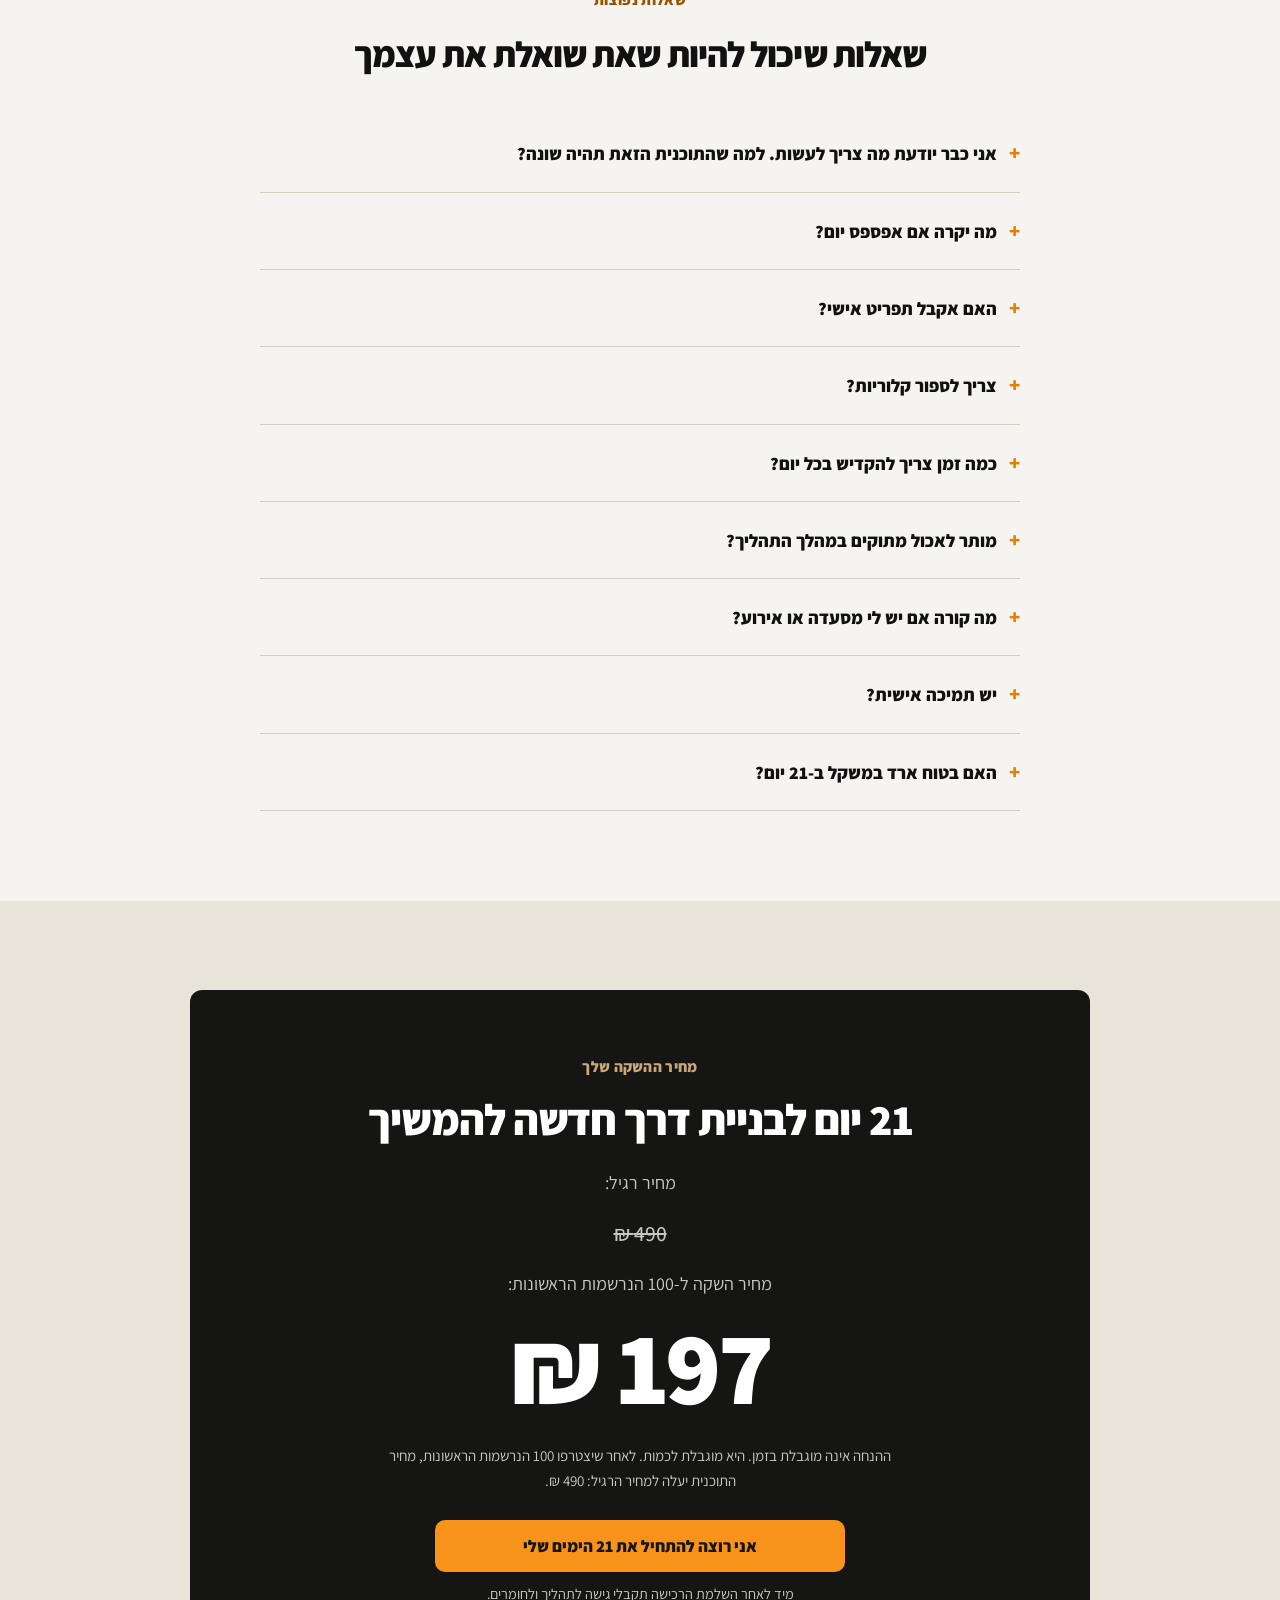
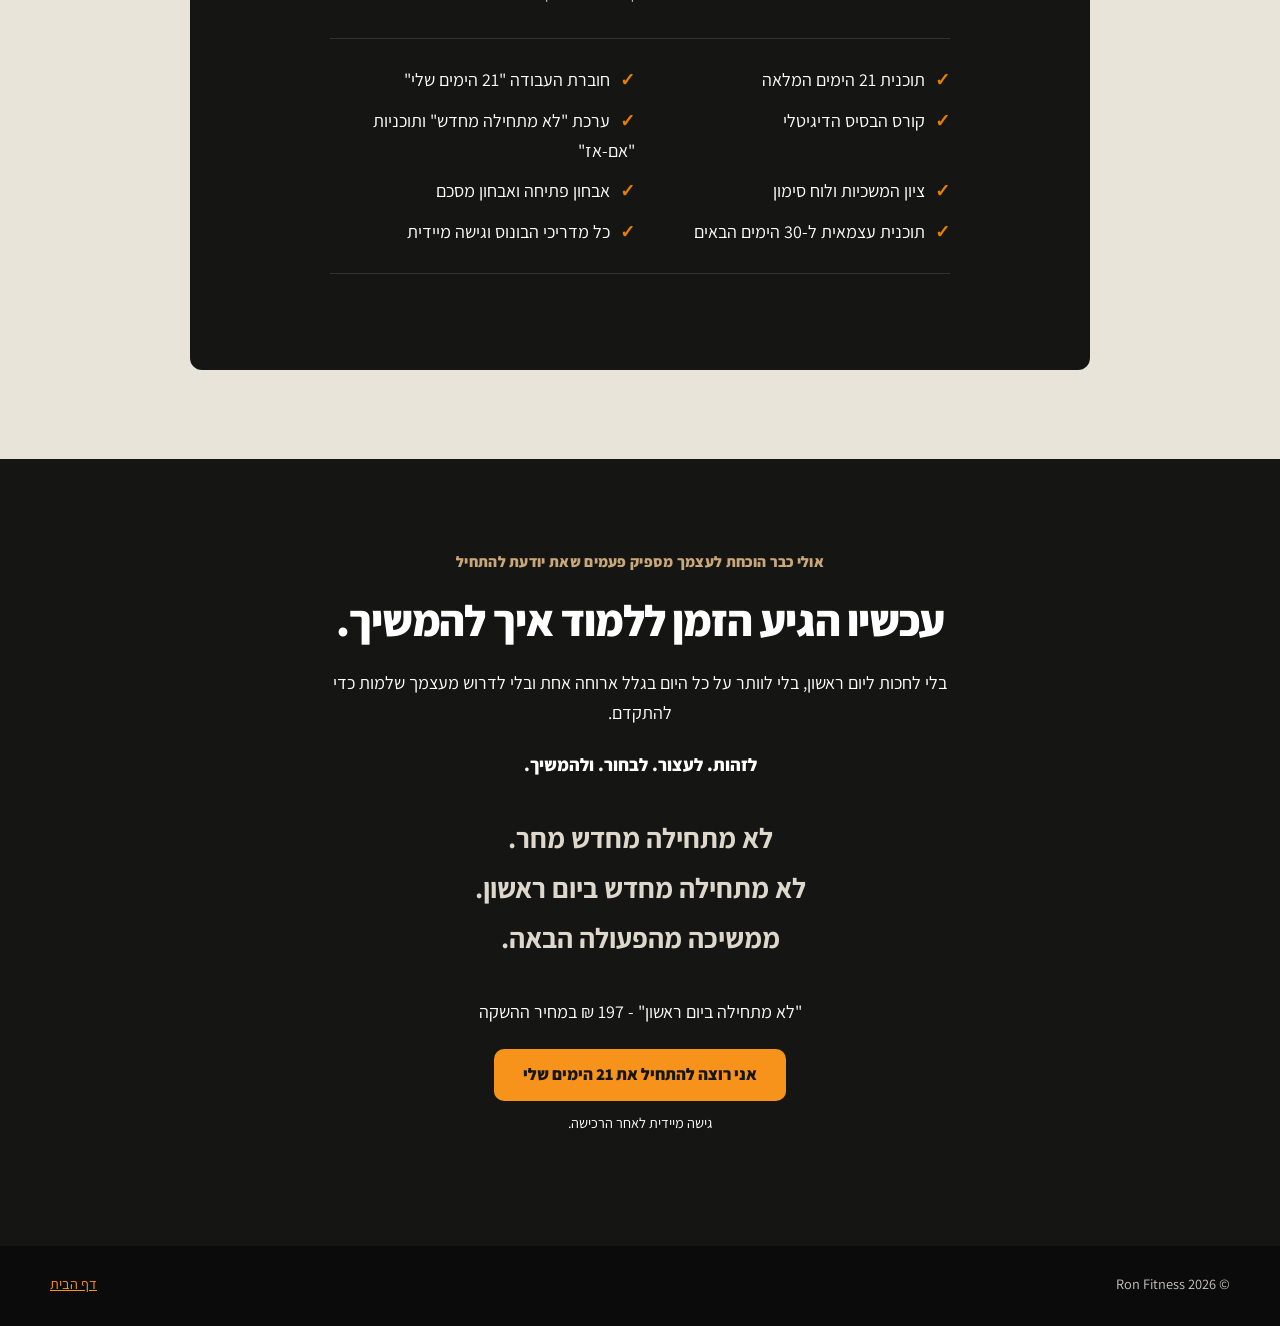
<file: 21-days/index.html>
<!doctype html>
<html lang="he" dir="rtl">
  <head>
    <meta charset="UTF-8" />
    <meta name="viewport" content="width=device-width, initial-scale=1" />
    <meta name="theme-color" content="#111111" />
    <meta
      name="description"
      content="תהליך דיגיטלי מעשי של 21 יום לנשים שרוצות לבנות שגרת אכילה גמישה, להתמודד עם מתוקים, ערבים וימים עמוסים ולהפסיק להתחיל מחדש בכל יום ראשון."
    />
    <meta property="og:type" content="product" />
    <meta property="og:locale" content="he_IL" />
    <meta property="og:title" content="לא מתחילה ביום ראשון | תוכנית 21 יום לבניית שגרת אכילה" />
    <meta
      property="og:description"
      content="תהליך דיגיטלי מעשי של 21 יום לנשים שרוצות לבנות שגרת אכילה גמישה ולהפסיק להתחיל מחדש בכל יום ראשון."
    />
    <meta property="og:url" content="https://weightloss.ronhubian.com/21-days/" />
    <meta property="og:image" content="https://weightloss.ronhubian.com/assets/ron-hubian-studio.jpg" />
    <meta property="og:image:alt" content="רון חוביאן בסטודיו" />
    <meta name="twitter:card" content="summary_large_image" />
    <meta name="twitter:title" content="לא מתחילה ביום ראשון | תוכנית 21 יום" />
    <meta
      name="twitter:description"
      content="תהליך דיגיטלי מעשי לנשים שרוצות לבנות שגרת אכילה גמישה ולהפסיק להתחיל מחדש."
    />
    <meta name="twitter:image" content="https://weightloss.ronhubian.com/assets/ron-hubian-studio.jpg" />
    <link rel="canonical" href="https://weightloss.ronhubian.com/21-days/" />
    <link rel="icon" href="../assets/ron-fitness-logo-white.png" type="image/png" />
    <title>לא מתחילה ביום ראשון | תוכנית 21 יום לבניית שגרת אכילה</title>
    <script>
      document.documentElement.classList.add("js");
    </script>
    <link rel="preconnect" href="https://fonts.googleapis.com" />
    <link rel="preconnect" href="https://fonts.gstatic.com" crossorigin />
    <link
      href="https://fonts.googleapis.com/css2?family=Assistant:wght@400;500;600;700;800;900&display=swap"
      rel="stylesheet"
    />
    <link rel="preload" as="image" href="./assets/hero-salad-1600.webp" imagesrcset="./assets/hero-salad-768.webp 768w, ./assets/hero-salad-1600.webp 1536w" imagesizes="100vw" />
    <link rel="stylesheet" href="./21-days.css?v=20260910-brand-qa" />
    <script type="application/ld+json">
      {
        "@context": "https://schema.org",
        "@type": "Product",
        "name": "לא מתחילה ביום ראשון",
        "description": "תהליך דיגיטלי של 21 יום לבניית שגרת אכילה גמישה לנשים עסוקות.",
        "url": "https://weightloss.ronhubian.com/21-days/",
        "image": "https://weightloss.ronhubian.com/assets/ron-hubian-studio.jpg",
        "brand": {
          "@type": "Brand",
          "name": "Ron Fitness"
        },
        "offers": {
          "@type": "Offer",
          "priceCurrency": "ILS",
          "price": "197",
          "availability": "https://schema.org/InStock",
          "url": "https://weightloss.ronhubian.com/21-days/"
        },
        "author": {
          "@type": "Person",
          "name": "רון חוביאן"
        }
      }
    </script>
    <script type="application/ld+json">
      {
        "@context": "https://schema.org",
        "@type": "FAQPage",
        "mainEntity": [
          {
            "@type": "Question",
            "name": "אני כבר יודעת מה צריך לעשות. למה שהתוכנית הזאת תהיה שונה?",
            "acceptedAnswer": {
              "@type": "Answer",
              "text": "כי היא מתמקדת בתרגול תגובות למצבים שבהם קשה לך ליישם את הידע: ערב עמוס, מתוק שלא תכננת או יום שיצא מהשגרה. בכל יום את לוקחת רעיון אחד ומתרגלת אותו בעצמך."
            }
          },
          {
            "@type": "Question",
            "name": "מה יקרה אם אפספס יום?",
            "acceptedAnswer": {
              "@type": "Answer",
              "text": "תמשיכי ליום הבא, בלי לחזור ליום 1 ובלי להכפיל משימות. החזרה אחרי יום שהתפספס היא חלק מהמיומנות שאת מתרגלת."
            }
          },
          {
            "@type": "Question",
            "name": "האם אקבל תפריט אישי?",
            "acceptedAnswer": {
              "@type": "Answer",
              "text": "לא. התוכנית אינה כוללת התאמה רפואית או תפריט אישי. תקבלי כלים, דוגמאות ותפריטים כלליים."
            }
          },
          {
            "@type": "Question",
            "name": "צריך לספור קלוריות?",
            "acceptedAnswer": {
              "@type": "Answer",
              "text": "לא. התהליך אינו מבוסס על ספירת קלוריות יומית, אלא על הרגלים וזיהוי המצבים שמוציאים אותך מהשגרה."
            }
          },
          {
            "@type": "Question",
            "name": "כמה זמן צריך להקדיש בכל יום?",
            "acceptedAnswer": {
              "@type": "Answer",
              "text": "בכל יום תקבלי נושא ממוקד ומשימה אחת. התוכנית נבנתה לנשים עסוקות."
            }
          },
          {
            "@type": "Question",
            "name": "מותר לאכול מתוקים במהלך התהליך?",
            "acceptedAnswer": {
              "@type": "Answer",
              "text": "כן. המטרה היא ללמוד לשלב אותם בלי שמתוק אחד יגרום לך להרגיש שכל היום נהרס."
            }
          },
          {
            "@type": "Question",
            "name": "מה קורה אם יש לי מסעדה או אירוע?",
            "acceptedAnswer": {
              "@type": "Answer",
              "text": "את ממשיכה בתוכנית ומקבלת כלים להתנהלות לפני האירוע, בזמן האירוע ואחריו. התהליך אמור להתאים לחיים שלך."
            }
          },
          {
            "@type": "Question",
            "name": "יש תמיכה אישית?",
            "acceptedAnswer": {
              "@type": "Answer",
              "text": "לא. זאת תוכנית דיגיטלית עצמאית. כל החומרים בנויים כך שתוכלי לעבור את התהליך בעצמך."
            }
          },
          {
            "@type": "Question",
            "name": "האם בטוח ארד במשקל ב-21 יום?",
            "acceptedAnswer": {
              "@type": "Answer",
              "text": "לא ניתן להבטיח תוצאה אישית או ירידה מסוימת במשקל ב-21 יום. התכנית עובדת על חלק חשוב בתהליך ירידה במשקל: בניית התנהלות יציבה יותר עם אוכל והפסקת מעגל ההתחלה, החריגה והוויתור."
            }
          }
        ]
      }
    </script>
    <!-- Meta Pixel Code -->
<script>
!function(f,b,e,v,n,t,s)
{if(f.fbq)return;n=f.fbq=function(){n.callMethod?
n.callMethod.apply(n,arguments):n.queue.push(arguments)};
if(!f._fbq)f._fbq=n;n.push=n;n.loaded=!0;n.version='2.0';
n.queue=[];t=b.createElement(e);t.async=!0;
t.src=v;s=b.getElementsByTagName(e)[0];
s.parentNode.insertBefore(t,s)}(window, document,'script',
'https://connect.facebook.net/en_US/fbevents.js');
fbq('init', '922483047118442');
fbq('track', 'PageView');
</script>
<noscript><img height="1" width="1" style="display:none"
src="https://www.facebook.com/tr?id=922483047118442&ev=PageView&noscript=1"
/></noscript>
<!-- End Meta Pixel Code -->
  </head>
  <body>
    <a class="skip-link" href="#content">דילוג לתוכן המרכזי</a>
    <header class="sales-header">
      <div class="sales-container header-inner">
        <a class="sales-brand" href="/" aria-label="חזרה לדף הראשי">
          <img src="../assets/ron-fitness-logo-white.png" alt="RON FITNESS" />
        </a>
        <a class="sales-header-cta" href="#offer" data-purchase-cta data-track="top-cta">אני רוצה להתחיל את 21 הימים שלי</a>
      </div>
    </header>

    <main id="content">
      <section class="sales-hero">
        <img class="brand-backdrop hero-backdrop" src="./assets/hero-salad-1600.webp" srcset="./assets/hero-salad-768.webp 768w, ./assets/hero-salad-1600.webp 1536w" sizes="100vw" width="1536" height="1024" alt="" fetchpriority="high" />
        <div class="sales-container hero-layout">
          <div class="hero-copy reveal">
            <p class="sales-eyebrow">תהליך דיגיטלי מעשי של 21 יום לנשים שרוצות לרדת במשקל בלי להתחיל מחדש כל שבוע</p>
            <h1>את לא צריכה עוד תפריט.</h1>
            <h2>את צריכה לדעת איך להמשיך גם אחרי שהיום לא הלך לפי התכנון.</h2>
            <p class="hero-product">"לא מתחילה ביום ראשון"</p>
            <p>21 יום לבניית שגרת אכילה גמישה יותר, עם פעולה אחת ביום וכלים לרגעים שבהם בדרך כלל עולה לך המחשבה: "כבר הרסתי".</p>
            <p>תכנית דיגיטלית לעבודה עצמאית, ללא ליווי אישי.</p>
            <div class="price-preview">
              <span>מחיר רגיל: <s>490 ₪</s></span>
              <strong>מחיר השקה: 197 ₪</strong>
              <small>מחיר ההשקה מוגבל ל-100 הנרשמות הראשונות.</small>
            </div>
            <a class="sales-button" href="#offer" data-purchase-cta data-track="hero-cta">אני רוצה להתחיל את 21 הימים שלי</a>
            <p class="micro-note">גישה מיידית לתהליך המלא לאחר הרכישה</p>
            <div class="hero-context">
              <p>אם את יודעת להתחיל, אבל מתקשה להמשיך אחרי ערב עמוס, מתוק שלא תכננת, מסעדה או סוף שבוע פחות מסודר - התהליך הזה נבנה בדיוק על החלק הזה.</p>
              <p class="hero-emphasis">המטרה היא לא לעבור 21 ימים מושלמים.<br />המטרה היא לבנות את היכולת להמשיך.</p>
            </div>
          </div>
          <div class="hero-product-visual pv-composition pv-showcase reveal" aria-label="המחשה של חוברת העבודה וכלי התכנית">
            <div class="product-sheet">
              <span class="product-label">תהליך עבודה יומי</span>
              <span class="workbook-title">חוברת העבודה · 21 הימים שלי</span>
              <strong>לא מתחילה<br />ביום ראשון</strong>
              <em>21 ימים של התמדה אמיתית</em>
              <div class="pv-workbook-detail"><b>יום 01</b><span>המשימה היומית</span><span>כלי היום</span></div>
              <div class="sheet-lines"><span>פעולה אחת בכל יום</span><span>כלים לרגעים קשים</span><span>תוכנית המשך ל-30 יום</span></div>
            </div>
            <div class="pv-paper pv-hero-kit">
              <span class="pv-label">לא מתחילה ביום ראשון · כלי לרגע קשה</span>
              <strong>ערכת "לא מתחילה מחדש"</strong>
              <span class="pv-ruled">מה חשוב לזכור</span>
              <span class="pv-ruled">הפעולה הבאה</span>
              <small>ממשיכות מהפעולה הבאה</small>
            </div>
            <div class="pv-paper pv-hero-score">
              <span class="pv-label">ציון ההמשכיות</span>
              <div class="pv-mini-scale" aria-label="סולם הסבר מאפס עד שלוש"><span>0</span><span>1</span><span>2</span><span>3</span></div>
              <small>להמשיך, לא להיות מושלמת</small>
            </div>
            <div class="pv-bridge"><span><b>21</b> ימים</span><i aria-hidden="true">←</i><span><b>30</b> הימים הבאים</span></div>
            <p class="preview-caption">המחשה של כלי התכנית</p>
          </div>
        </div>
      </section>

      <section class="proof-bar" aria-label="עקרונות התהליך">
        <div class="sales-container proof-grid">
          <span>פעולה אחת בכל יום</span>
          <span>פחות מושלמות. יותר המשכיות.</span>
          <span>בלי להתחיל מחדש</span>
        </div>
      </section>

      <section class="sales-section light-section">
        <div class="sales-container narrow-content reveal">
          <p class="sales-eyebrow">אם זה מוכר לך</p>
          <h2>את מתחילה טוב. הבעיה מתחילה כשמשהו משתבש.</h2>
          <p>את מחליטה לאכול מסודר יותר, להפחית נשנושים, לשלוט במתוקים ולהחזיר לעצמך את התחושה שאת מתקדמת.</p>
          <p>בהתחלה יש מוטיבציה, והתחושה היא שהפעם את באמת מתקדמת. ואז מגיע יום ארוך, אין ארוחה מוכנה, את עייפה או שאכלת מתוק שלא תכננת.</p>
          <h3 class="quote-heading">"כבר הרסתי."</h3>
          <p>ארוחה אחת הופכת ליום.<br />יום הופך לסוף שבוע.<br />וסוף שבוע הופך לעוד התחלה מחדש.</p>
          <p class="strong-copy">הבעיה היא לא בהכרח מה שאכלת.<br />הבעיה היא מה שקורה אחרי.</p>
        </div>
      </section>

      <section class="sales-section dark-section">
        <div class="sales-container narrow-content reveal">
          <p class="sales-eyebrow">בין לדעת לבין לבצע</p>
          <h2>את כנראה כבר יודעת לא מעט על תזונה.</h2>
          <p>את יודעת שחשוב לאכול מסודר, שכדאי לשלב ירקות וחלבון ושלא כדאי להגיע לערב רעבה מאוד.</p>
          <p>אבל ברגע האמיתי, כשהיום היה ארוך ואת עייפה, הידע הזה לא תמיד עוזר.</p>
          <p>באותו רגע את לא צריכה עוד שיעור בתזונה. את צריכה תשובה לשאלה הרבה יותר פשוטה:</p>
          <h3 class="quote-heading">"מה אני עושה עכשיו?"</h3>
          <p class="hero-emphasis">לא ביום ראשון. לא אחרי שהיום הזה ייגמר. עכשיו.</p>
        </div>
      </section>

      <section class="sales-section product-section brand-intro">
        <div class="sales-container reveal">
          <p class="sales-eyebrow">הכירי את התכנית</p>
          <h2>"לא מתחילה ביום ראשון"</h2>
          <p class="section-lead">תהליך דיגיטלי של 21 יום לבניית דרך אחרת להתנהל עם אוכל.</p>
          <img class="brand-photo brand-workbook" src="./assets/workbook-open-1600.webp" srcset="./assets/workbook-open-768.webp 768w, ./assets/workbook-open-1600.webp 1536w" sizes="(max-width: 800px) 90vw, 600px" width="1536" height="1024" alt="המחשת אווירה: מחברת תכנון יומית לצד ארוחת בוקר וציוד אימון" loading="lazy" decoding="async" />
          <div class="product-intro">
            <p>"לא מתחילה ביום ראשון" אינה עוד תוכנית שמבקשת ממך לצבור 21 ימים מושלמים. זהו תהליך עבודה יומי.</p>
            <p>בכל יום תפתחי את חוברת "21 הימים שלי", תביני דבר אחד על ההתנהלות שלך ותבצעי פעולה אחת מעשית.</p>
            <p>תלמדי לזהות מה מוציא אותך מהשגרה, להכין פתרונות לימים עמוסים ולהגיב אחרת למתוקים, לערבים וליציאות. בלי תפריט קשיח או רשימת חוקים ארוכה.</p>
            <p class="strong-copy">איך חוזרים בלי להתחיל הכול מחדש.</p>
          </div>
        </div>
      </section>

      <section class="sales-section dark-section method-section">
        <div class="sales-container reveal">
          <p class="sales-eyebrow">השיטה שתלווה אותך</p>
          <h2>שיטת "ממשיכות"</h2>
          <p class="section-lead">ארבע פעולות פשוטות שקל לזכור גם ברגעים הקשים.</p>
          <div class="method-grid">
            <article><b>01</b><h3>מזהות</h3><p>מבינות מה קרה: רעב, עייפות, לחץ, שעמום, ארוחה שפספסת או שינוי בשגרה. המטרה היא להבין, לא לשפוט את עצמך.</p></article>
            <article><b>02</b><h3>עוצרות</h3><p>מתוק אחד לא חייב להפוך לערב של נשנושים. ארוחה גדולה לא חייבת להפוך ליום שלם. יום פחות מסודר לא חייב להפוך לשבוע.</p></article>
            <article><b>03</b><h3>בוחרות</h3><p>בוחרות פעולה אחת מועילה שאפשר לבצע עכשיו, בלי לנסות לתקן את כל היום.</p></article>
            <article><b>04</b><h3>ממשיכות</h3><p>חוזרות לארוחה, להרגל או למשימה הבאה. בלי עונש, בלי להתחיל מחדש ובלי לחכות ליום ראשון.</p></article>
          </div>
          <p class="center-emphasis">במקום "איך שוב הרסתי?", את מתרגלת לשאול:<br />"מה הפעולה הבאה שתעזור לי?"</p>
        </div>
      </section>

      <section class="sales-section dark-section future-section">
        <div class="sales-container reveal">
          <p class="sales-eyebrow">מהשיטה לחיי היום-יום</p>
          <h2>תחשבי איך זה ירגיש בפעם הבאה ש...</h2>
          <div class="feature-grid">
            <article><h3>אכלת מתוק שלא תכננת</h3><p>במקום להחליט שהיום נהרס, את עוצרת וממשיכה לבחירה הרגילה הבאה.</p></article>
            <article><h3>הגיע הערב ואת מחפשת משהו לאכול</h3><p>במקום לאכול אוטומטית בזמן שאת מתלבטת, את עוצרת לזהות מה קורה לך עכשיו.</p></article>
            <article><h3>אין לך זמן או כוח לבשל</h3><p>את נעזרת באפשרות לארוחת חירום שהכנת מראש, במקום להגיע רעבה מאוד בהמשך.</p></article>
            <article><h3>יצאת למסעדה</h3><p>את אוכלת, נהנית וחוזרת לאכילה הרגילה בארוחה הבאה.</p></article>
            <article><h3>פספסת יום בתכנית</h3><p>את ממשיכה ליום הבא. לא חוזרת ליום 1 ולא מכפילה משימות.</p></article>
          </div>
          <p class="center-emphasis">זאת היכולת שאת מתרגלת במשך 21 יום.</p>
        </div>
      </section>

      <section class="sales-section light-section">
        <div class="sales-container reveal">
          <p class="sales-eyebrow">התכנית בנויה בהדרגה</p>
          <h2>מה תתרגלי לאורך 21 הימים?</h2>
          <img class="brand-photo brand-journey" src="./assets/habit-journey-1600.webp" srcset="./assets/habit-journey-768.webp 768w, ./assets/habit-journey-1600.webp 1448w" sizes="(max-width: 800px) 90vw, 1180px" width="1448" height="1086" alt="המחשה רעיונית של רצף הרגלים יומיים באמצעות קלפים מאוירים" loading="lazy" decoding="async" />
          <div class="timeline">
            <article><span>שלב ראשון</span><h3>להבין איפה באמת קשה לך</h3><p>אבחון פתיחה קצר עוזר לך לזהות היכן כדאי להתמקד: ערבים, מתוקים, ימים עמוסים, מסעדות, סופי שבוע או חשיבה של "הכול או כלום".</p></article>
            <article><span>שלב שני</span><h3>לזהות מה קורה לפני האכילה</h3><p>מעבר ל"מה אכלתי?", תבדקי מה קרה לפני, מה חשבת והרגשת, כמה רעבה היית ומה חיפשת באוכל.</p></article>
            <article><span>שלב שלישי</span><h3>לבנות פתרונות לחיים שלך</h3><p>תתרגלי עוגני אכילה, ארוחות חירום, כלים לערב ולשילוב מתוקים ותוכניות "אם-אז" לימים שיוצאים מהתכנון.</p></article>
            <article><span>שלב רביעי</span><h3>לדעת להמשיך גם אחרי יום 21</h3><p>תבדקי מה עבד ותבני תכנית עצמאית ל-30 הימים הבאים, עם הכלים שעזרו לך בפועל.</p></article>
          </div>
          <p class="strong-copy">יום 21 לא אמור להיות הסוף של עוד ניסיון זמני.</p>
        </div>
      </section>

      <section class="sales-section light-section">
        <div class="sales-container narrow-content reveal">
          <p class="sales-eyebrow">יש בתהליך מדד אחד שלא דורש ממך להיות מושלמת</p>
          <h2>ציון ההמשכיות</h2>
          <p>הציון לא שואל "האם אכלתי מושלם?". הוא שואל: <strong>"האם המשכתי?"</strong></p>
          <p>פתחת את החוברת, זיהית מה קרה, ביצעת חלק מהמשימה, השתמשת בכלי או חזרת לבחירה מועילה אחרי רגע קשה? אלה הפעולות שאת לומדת לשים לב אליהן.</p>
          <div class="pv-paper pv-score-sheet">
            <span class="pv-label">לא מתחילה ביום ראשון · ציון ההמשכיות</span>
            <ol class="pv-score-scale" start="0" aria-label="הסבר סולם ציון ההמשכיות, לא נתוני לקוחה">
              <li><b>0</b><span>התנתקתי</span></li><li><b>1</b><span>שמתי לב</span></li><li><b>2</b><span>פעלתי</span></li><li><b>3</b><span>המשכתי</span></li>
            </ol>
            <p class="pv-score-message">ההתקדמות היא להמשיך - לא להיות מושלמת.</p>
            <div class="tracker" aria-label="לוח סימון לדוגמה, ללא ציונים מסומנים"><span>01</span><span>02</span><span>03</span><span>04</span><span>05</span><span>06</span><span>07</span><span>08</span><span>09</span><span>10</span><span>11</span><span>12</span><span>13</span><span>14</span><span>15</span><span>16</span><span>17</span><span>18</span><span>19</span><span>20</span><span>21</span></div>
            <small class="pv-label">המחשת הסולם ולוח 21 הימים</small>
          </div>
          <p>בלוח 21 הימים תוכלי לראות את הפעולות שאת צוברת, גם ביום שלא הלך כמו שרצית.</p>
          <p class="strong-copy">המיומנות שאת בונה אינה לא ליפול לעולם.<br />היא לדעת לא להישאר שם.</p>
        </div>
      </section>

      <section class="sales-section dark-section emergency-section">
        <img class="brand-backdrop" src="./assets/evening-kitchen-1600.webp" srcset="./assets/evening-kitchen-768.webp 768w, ./assets/evening-kitchen-1600.webp 1600w" sizes="100vw" width="1672" height="941" alt="" loading="lazy" decoding="async" />
        <div class="sales-container split-layout reveal">
          <div>
            <p class="sales-eyebrow">ומה תעשי ברגע שבו באמת יהיה קשה?</p>
            <h2>תפתחי את ערכת "לא מתחילה מחדש"</h2>
            <p>זהו כלי שנועד להיפתח בטלפון בדיוק ברגע שבו עולה לך המחשבה: "כבר הרסתי."</p>
            <p>את פותחת את המצב שהכי קרוב למה שקורה לך ומקבלת הנחיה מעשית:</p>
            <ul><li>מה לזכור ומה לא לעשות עכשיו.</li><li>מה לעשות קודם, צעד אחר צעד.</li><li>תוכנית "אם-אז", שאלת התבוננות ופעולה הבאה.</li></ul>
            <p class="hero-emphasis">לא צריך לתקן את כל היום.<br />צריך לבחור את הפעולה הבאה.</p>
          </div>
          <div class="phone-card pv-guide" aria-label="המחשת מדריך דיגיטלי לקריאה בטלפון, לא אפליקציה">
            <span class="pv-label">לא מתחילה ביום ראשון · ערכת חירום</span>
            <span class="pv-guide-title">ערכת "לא מתחילה מחדש"</span>
            <strong>כבר הרסתי?</strong>
            <div class="pv-guide-outline"><span>מה חשוב לזכור</span><span>מה לא לעשות עכשיו</span></div>
            <span class="pv-label">מה עושים עכשיו?</span>
            <ul><li>עוצרים את השרשרת</li><li>בוחרים פעולה אחת</li><li>ממשיכים מהארוחה הבאה</li></ul>
            <div class="pv-next-action">הפעולה הבאה</div>
            <p class="tool-caption">המחשה של כלי התכנית · מדריך לקריאה בטלפון</p>
          </div>
        </div>
      </section>

      <section class="sales-section light-section">
        <div class="sales-container narrow-content reveal">
          <p class="sales-eyebrow">אין קסם במספר 21</p>
          <h2>יש ערך בלתרגל שוב ושוב דרך חדשה להגיב.</h2>
          <img class="brand-photo brand-cards" src="./assets/daily-cards-1600.webp" srcset="./assets/daily-cards-768.webp 768w, ./assets/daily-cards-1600.webp 1536w" sizes="(max-width: 800px) 90vw, 760px" width="1536" height="1024" alt="המחשת קלפים מאוירים של תזונה, תנועה ותרגול יומי" loading="lazy" decoding="async" />
          <p>21 הימים הם מסגרת לתרגול: ללמוד, לזהות, לנסות כלי, לבדוק מה עבד ולהמשיך. זו לא הבטחה לשינוי קבוע בהרגלים בתוך שלושה שבועות.</p>
          <p>הערך הוא בניסיון שתצברי עם הכלים במצבים שלך, מעבר לקריאה או לצפייה בשיעורים.</p>
          <p class="strong-copy">לא צריך להתחיל מחדש. צריך לדעת איך להמשיך.</p>
        </div>
      </section>

      <section class="sales-section product-section">
        <div class="sales-container reveal">
          <p class="sales-eyebrow">מה בדיוק תקבלי?</p>
          <h2>זה לא עוד קובץ שאת מורידה ושוכחת.<br />זה מסלול עבודה של 21 יום.</h2>
          <div class="include-grid">
            <div class="include-group core-assets" role="group" aria-label="ליבת התהליך">
            <article><h3>אבחון פתיחה קצר</h3><p>כדי לזהות באיזה חלק של ההתנהלות שלך כדאי להתמקד קודם.</p></article>
            <article><img class="brand-photo brand-included" src="./assets/workbook-olive-1600.webp" srcset="./assets/workbook-olive-768.webp 768w, ./assets/workbook-olive-1600.webp 1536w" sizes="(max-width: 800px) 85vw, 530px" width="1536" height="1024" alt="המחשת אווירה של מחברת התכנית בגווני ירוק וזהב, לא צילום החוברת הדיגיטלית" loading="lazy" decoding="async" /><h3>חוברת העבודה "21 הימים שלי"</h3><p>21 ימים של תהליך מובנה, עם הסבר קצר ומשימה מעשית אחת בכל יום.</p></article>
            <article><h3>קורס דיגיטלי קצר וממוקד</h3><p>הידע שצריך כדי להבין למה את עושה כל פעולה, בלי שעות של צפייה.</p></article>
            <article><h3>אבחון מסכם</h3><p>כדי להשוות בין המקום שבו התחלת לבין ההתנהלות שלך בסוף.</p></article>
            </div>
            <div class="include-group action-assets" role="group" aria-label="כלי העבודה">
            <article><div class="pv-paper pv-fragment"><span class="pv-label">לא מתחילה ביום ראשון · אם-אז</span><span><b>אם</b> היום יצא מהתכנון</span><i aria-hidden="true">↓</i><span><b>אז</b> אני חוזרת לבחירה הבאה</span></div><h3>תוכניות "אם-אז"</h3><p>כדי שלא תצטרכי להמציא מחדש מה לעשות בדיוק ברגע שקשה.</p></article>
            <article><div class="pv-paper pv-fragment"><span class="pv-label">לא מתחילה ביום ראשון · ערכת חזרה</span><span class="pv-ruled">מה חשוב לזכור</span><span class="pv-ruled">מה לעשות עכשיו</span><b>הפעולה הבאה</b></div><h3>ערכת "לא מתחילה מחדש"</h3><p>כלי שאפשר לפתוח בטלפון כשמשהו יצא מהתכנון ואת צריכה לדעת מה לעשות עכשיו.</p></article>
            <article><div class="pv-paper pv-fragment"><span class="pv-label">לא מתחילה ביום ראשון · ציון ההמשכיות</span><div class="pv-mini-scale" aria-label="סולם הסבר מאפס עד שלוש"><span>0</span><span>1</span><span>2</span><span>3</span></div><span>להמשיך, לא להיות מושלמת</span></div><h3>ציון המשכיות ולוח 21 ימים</h3><p>כדי לראות את ההתקדמות שלך גם כשהדרך אינה מושלמת.</p></article>
            </div>
            <div class="include-group continuation-asset" role="group" aria-label="תכנית ההמשך">
            <article><div class="pv-paper pv-continuation"><span class="pv-label">לא מתחילה ביום ראשון · תכנית המשך</span><div class="pv-bridge"><span><b>21</b> ימים</span><i aria-hidden="true">←</i><span><b>30</b> הימים הבאים</span></div></div><h3>תוכנית עצמאית ל-30 הימים הבאים</h3><p>כדי לקחת איתך את הכלים שעבדו גם אחרי שהתהליך נגמר.</p></article>
            </div>
          </div>
        </div>
      </section>

      <section class="sales-section light-section">
        <div class="sales-container reveal">
          <p class="sales-eyebrow">בנוסף תקבלי את כל הבונוסים</p>
          <h2>כלים שיעזרו לך ליישם ביום רגיל</h2>
          <div class="bonus-grid">
            <article><span>בונוס 01</span><h3>מדריך לשילוב מתוקים</h3><p>כדי שתוכלי לשלב דברים שאת אוהבת בלי שמתוק אחד יהפוך לסיבה לוותר על שאר היום.</p></article>
            <article><span>בונוס 02</span><h3>חוברת מתכונים</h3><p>רעיונות פשוטים לארוחות טעימות שאפשר לשלב ביום רגיל.</p></article>
            <article><span>בונוס 03</span><h3>מדריך למסעדות, חופשות ואירועים</h3><p>כדי שתוכלי ליהנות בלי להרגיש שכל יציאה דורשת ממך להתחיל מחדש.</p></article>
            <article><span>בונוס 04</span><h3>מדריך סלטים</h3><p>רעיונות שיעזרו לך להפוך סלט לארוחה טעימה ומשביעה יותר.</p></article>
            <article><span>בונוס 05</span><h3>תפריטים לדוגמה</h3><p>כדי שתוכלי לראות איך יום אכילה מסודר וגמיש יכול להיראות בפועל.</p></article>
          </div>
          <p class="strong-copy">הבונוסים כאן כדי לעזור. אבל המוצר האמיתי הוא היכולת שאת בונה במשך 21 הימים.</p>
        </div>
      </section>

      <section class="sales-section fit-section">
        <div class="sales-container fit-grid reveal">
          <div><p class="sales-eyebrow">למי זה מתאים?</p><h2>התכנית יכולה להתאים לך אם:</h2><ul class="check-list"><li>את רוצה לרדת במשקל, אבל שוב ושוב חוזרת למעגל של התחלה, חריגה וויתור.</li><li>את מכירה את הבסיס בתזונה ומתקשה ליישם אותו בעקביות.</li><li>ערבים, מתוקים או סופי שבוע מוציאים אותך מהשגרה.</li><li>את לא רוצה תפריט קשיח.</li><li>את רוצה לדעת לחזור מהר יותר אחרי ימים פחות מסודרים.</li><li>את מוכנה לבצע בעצמך פעולה ממוקדת אחת ביום.</li></ul></div>
          <div class="not-fit"><p class="sales-eyebrow">למי זה פחות מתאים?</p><h2>התהליך פחות מתאים לך אם:</h2><ul class="cross-list"><li>את מחפשת תפריט אישי שמותאם למצב רפואי.</li><li>את מחפשת ליווי אישי או מענה יומי.</li><li>את רוצה פתרון שלא דורש ממך לבצע את המשימות.</li><li>את מחפשת תוכנית קיצונית או ירידה מהירה בכל מחיר.</li><li>את זקוקה לטיפול רפואי, תזונתי או רגשי פרטני.</li></ul></div>
        </div>
        <p class="disclaimer">התוכנית כוללת ידע וכלים כלליים ואינה מחליפה אבחון או טיפול של איש מקצוע מוסמך.</p>
      </section>

      <section class="sales-section about-section">
        <div class="sales-container about-layout reveal">
          <div><img src="../assets/ron-hubian-studio.jpg" alt="רון חוביאן, מאמן כושר ויועץ תזונה" loading="lazy" /></div>
          <div><p class="sales-eyebrow">נעים להכיר, אני רון חוביאן</p><h2>מהניסיון בליווי, לכלים שתוכלי לתרגל בעצמך</h2><p>אני מאמן כושר ויועץ תזונה, ובמהלך השנים ליוויתי מאות מתאמנים ומתאמנות. גם אני עברתי בעצמי תהליך של ירידה של 25 ק"ג.</p><p>אני מכיר את הפער המתסכל בין לדעת מה צריך לעשות לבין להצליח לבצע את זה לאורך זמן.</p><p>את "לא מתחילה ביום ראשון" בניתי כדי לעזור לך לתרגל בעצמך תגובה אחרת לרגעים שבהם קשה להמשיך, באמצעות שיטה ברורה וכלים מעשיים.</p></div>
        </div>
      </section>

      <section class="sales-section light-section brand-morning">
        <img class="brand-backdrop" src="./assets/morning-kitchen-1600.webp" srcset="./assets/morning-kitchen-768.webp 768w, ./assets/morning-kitchen-1600.webp 1600w" sizes="100vw" width="1672" height="941" alt="" loading="lazy" decoding="async" />
        <div class="sales-container reveal">
          <p class="sales-eyebrow">פשוט להתחיל</p>
          <h2>איך זה עובד בפועל?</h2>
          <div class="steps-grid">
            <article><b>01</b><h3>מצטרפת ומקבלת גישה</h3><p>מיד לאחר השלמת הרכישה תקבלי גישה לתוכנית, לחוברת העבודה ולכל הבונוסים.</p></article>
            <article><b>02</b><h3>מבצעת את אבחון הפתיחה</h3><p>אבחון קצר יעזור לך לזהות במה כדאי להתמקד קודם.</p></article>
            <article><b>03</b><h3>מתחילה את יום 1</h3><p>פותחת את החוברת, קוראת את ההסבר ומבצעת את הפעולה היומית.</p></article>
            <article><b>04</b><h3>משתמשת בכלים כשצריך</h3><p>כשמשהו יוצא מהתכנון, פותחת את המצב המתאים בערכה ובוחרת את הצעד הבא.</p></article>
            <article><b>05</b><h3>מסכמת ובונה את 30 הימים הבאים</h3><p>בסיום התהליך תבדקי מה השתנה ותבני לעצמך תוכנית המשך פשוטה.</p></article>
          </div>
        </div>
      </section>

      <section class="sales-section faq-section">
        <div class="sales-container narrow-content reveal">
          <p class="sales-eyebrow">שאלות נפוצות</p>
          <h2>שאלות שיכול להיות שאת שואלת את עצמך</h2>
          <div class="faq-list">
            <details><summary>אני כבר יודעת מה צריך לעשות. למה שהתוכנית הזאת תהיה שונה?</summary><p>כי היא מתמקדת בתרגול תגובות למצבים שבהם קשה לך ליישם את הידע: ערב עמוס, מתוק שלא תכננת או יום שיצא מהשגרה. בכל יום את לוקחת רעיון אחד ומתרגלת אותו בעצמך.</p></details>
            <details><summary>מה יקרה אם אפספס יום?</summary><p>תמשיכי ליום הבא, בלי לחזור ליום 1 ובלי להכפיל משימות. החזרה אחרי יום שהתפספס היא חלק מהמיומנות שאת מתרגלת.</p></details>
            <details><summary>האם אקבל תפריט אישי?</summary><p>לא. התוכנית אינה כוללת התאמה רפואית או תפריט אישי. תקבלי כלים, דוגמאות ותפריטים כלליים.</p></details>
            <details><summary>צריך לספור קלוריות?</summary><p>לא. התהליך אינו מבוסס על ספירת קלוריות יומית, אלא על הרגלים וזיהוי המצבים שמוציאים אותך מהשגרה.</p></details>
            <details><summary>כמה זמן צריך להקדיש בכל יום?</summary><p>בכל יום תקבלי נושא ממוקד ומשימה אחת. התוכנית נבנתה לנשים עסוקות.</p></details>
            <details><summary>מותר לאכול מתוקים במהלך התהליך?</summary><p>כן. המטרה היא ללמוד לשלב אותם בלי שמתוק אחד יגרום לך להרגיש שכל היום נהרס.</p></details>
            <details><summary>מה קורה אם יש לי מסעדה או אירוע?</summary><p>את ממשיכה בתוכנית ומקבלת כלים להתנהלות לפני האירוע, בזמן האירוע ואחריו. התהליך אמור להתאים לחיים שלך.</p></details>
            <details><summary>יש תמיכה אישית?</summary><p>לא. זאת תוכנית דיגיטלית עצמאית. כל החומרים בנויים כך שתוכלי לעבור את התהליך בעצמך.</p></details>
            <details><summary>האם בטוח ארד במשקל ב-21 יום?</summary><p>לא ניתן להבטיח תוצאה אישית או ירידה מסוימת במשקל ב-21 יום. התכנית עובדת על חלק חשוב בתהליך ירידה במשקל: בניית התנהלות יציבה יותר עם אוכל והפסקת מעגל ההתחלה, החריגה והוויתור.</p></details>
          </div>
        </div>
      </section>

      <section class="sales-section offer-section" id="offer">
        <div class="sales-container offer-card reveal">
          <p class="sales-eyebrow">מחיר ההשקה שלך</p>
          <h2>21 יום לבניית דרך חדשה להמשיך</h2>
          <p>מחיר רגיל:</p>
          <div class="regular-price">490 ₪</div>
          <p>מחיר השקה ל-100 הנרשמות הראשונות:</p>
          <div class="launch-price">197 ₪</div>
          <p class="offer-note">ההנחה אינה מוגבלת בזמן. היא מוגבלת לכמות. לאחר שיצטרפו 100 הנרשמות הראשונות, מחיר התוכנית יעלה למחיר הרגיל: 490 ₪.</p>
          <a class="sales-button sales-button-light" href="#offer" data-purchase-cta data-track="offer-cta">אני רוצה להתחיל את 21 הימים שלי</a>
          <p class="micro-note">מיד לאחר השלמת הרכישה תקבלי גישה לתהליך ולחומרים.</p>
          <ul class="offer-list"><li>תוכנית 21 הימים המלאה</li><li>חוברת העבודה "21 הימים שלי"</li><li>קורס הבסיס הדיגיטלי</li><li>ערכת "לא מתחילה מחדש" ותוכניות "אם-אז"</li><li>ציון המשכיות ולוח סימון</li><li>אבחון פתיחה ואבחון מסכם</li><li>תוכנית עצמאית ל-30 הימים הבאים</li><li>כל מדריכי הבונוס וגישה מיידית</li></ul>
        </div>
      </section>

      <section class="sales-section final-section">
        <div class="sales-container narrow-content reveal">
          <p class="sales-eyebrow">אולי כבר הוכחת לעצמך מספיק פעמים שאת יודעת להתחיל</p>
          <h2>עכשיו הגיע הזמן ללמוד איך להמשיך.</h2>
          <p>בלי לחכות ליום ראשון, בלי לוותר על כל היום בגלל ארוחה אחת ובלי לדרוש מעצמך שלמות כדי להתקדם.</p>
          <p class="hero-emphasis">לזהות. לעצור. לבחור. ולהמשיך.</p>
          <div class="final-lines"><strong>לא מתחילה מחדש מחר.</strong><strong>לא מתחילה מחדש ביום ראשון.</strong><strong>ממשיכה מהפעולה הבאה.</strong></div>
          <p>"לא מתחילה ביום ראשון" - 197 ₪ במחיר ההשקה</p>
          <a class="sales-button" href="#offer" data-purchase-cta data-track="final-cta">אני רוצה להתחיל את 21 הימים שלי</a>
          <p class="micro-note">גישה מיידית לאחר הרכישה.</p>
        </div>
      </section>
    </main>
    <footer class="sales-footer"><div class="sales-container"><span>© <span data-year></span> Ron Fitness</span><a href="/">דף הבית</a></div></footer>
    <div class="mobile-cta"><a class="sales-button" href="#offer" data-purchase-cta data-track="mobile-cta">אני רוצה להתחיל את 21 הימים שלי</a></div>
    <script src="./21-days.js" defer></script>
  </body>
</html>
</file>
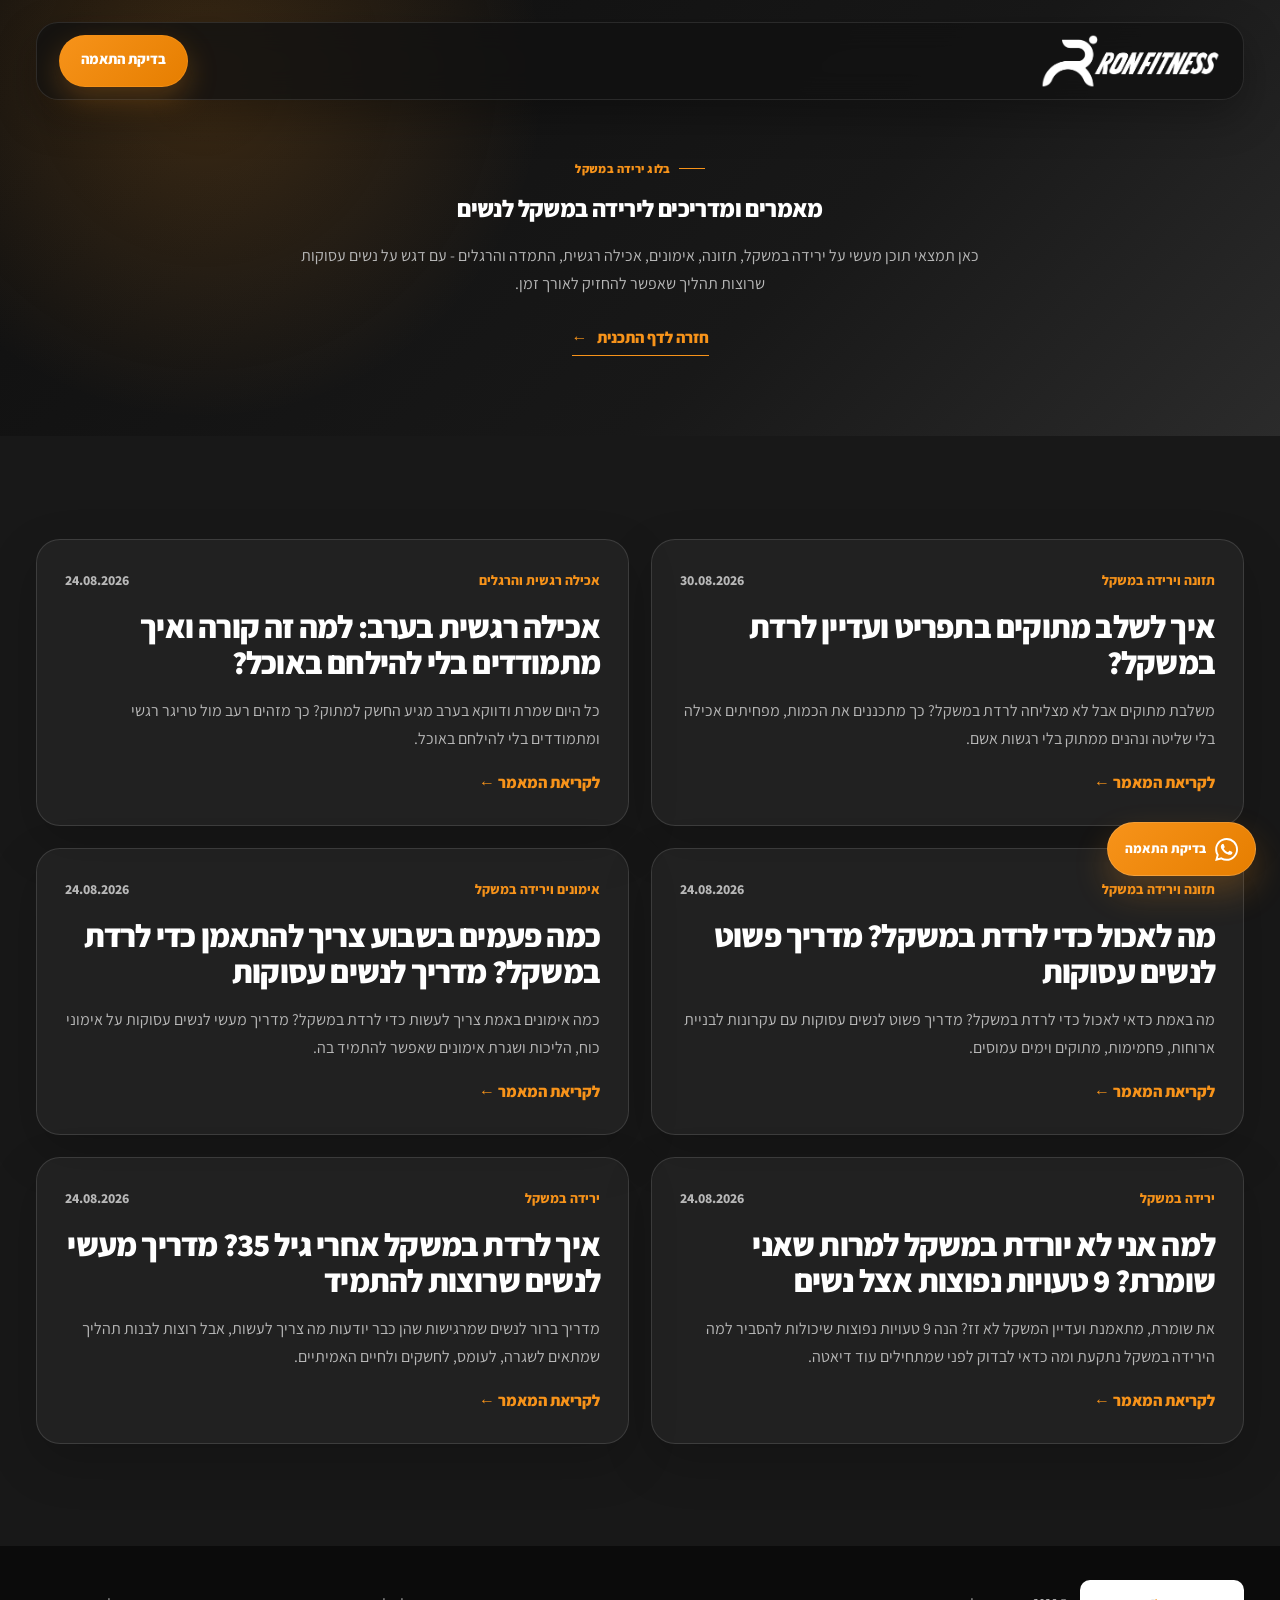
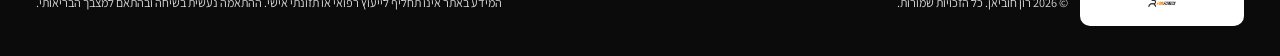
<file: blog/index.html>
<!doctype html>
<html lang="he" dir="rtl">
  <head>
    <meta charset="UTF-8" />
    <meta name="viewport" content="width=device-width, initial-scale=1" />
    <meta
      name="description"
      content="מאמרים ומדריכים מעשיים לירידה במשקל לנשים: תזונה, אימונים, אכילה רגשית, התמדה והרגלים שמתאימים לחיים עמוסים."
    />
    <meta name="theme-color" content="#3a2119" />
    <meta property="og:type" content="website" />
    <meta property="og:title" content="מאמרים ומדריכים לירידה במשקל לנשים | רון חוביאן" />
    <meta
      property="og:description"
      content="תוכן מעשי וברור לנשים שרוצות לרדת במשקל, להתמיד ולבנות תהליך שמתאים לחיים האמיתיים."
    />
    <link rel="canonical" href="https://weightloss.ronhubian.com/blog" />
    <title>מאמרים ומדריכים לירידה במשקל לנשים | רון חוביאן</title>
    <script>
      document.documentElement.classList.add("js");
    </script>
    <link rel="preconnect" href="https://fonts.googleapis.com" />
    <link rel="preconnect" href="https://fonts.gstatic.com" crossorigin />
    <link
      href="https://fonts.googleapis.com/css2?family=Assistant:wght@400;500;600;700;800&display=swap"
      rel="stylesheet"
    />
    <link rel="stylesheet" href="/styles.css" />
    <script src="/script.js" defer></script>
  </head>
  <body class="blog-page">
    <a class="skip-link" href="#main-content">דילוג לתוכן המרכזי</a>

    <header class="site-header">
      <div class="container header-inner">
        <a class="brand" href="/" aria-label="חזרה לדף הבית">
          <img
            class="brand-logo"
            src="/assets/ron-fitness-logo-white.png"
            alt="RON FITNESS"
          />
        </a>
        <a
          class="header-cta"
          data-whatsapp
          href="#"
          target="_blank"
          rel="noopener noreferrer"
        >
          בדיקת התאמה
        </a>
      </div>
    </header>

    <main id="main-content">
      <section class="blog-hero">
        <div class="container blog-hero-inner reveal">
          <p class="eyebrow">בלוג ירידה במשקל</p>
          <h1>מאמרים ומדריכים לירידה במשקל לנשים</h1>
          <p>
            כאן תמצאי תוכן מעשי על ירידה במשקל, תזונה, אימונים, אכילה רגשית,
            התמדה והרגלים - עם דגש על נשים עסוקות שרוצות תהליך שאפשר להחזיק
            לאורך זמן.
          </p>
          <a class="text-link" href="/">חזרה לדף התכנית <span aria-hidden="true">←</span></a>
        </div>
      </section>

      <section class="section blog-list-section">
        <div class="container">
          <div class="blog-grid">
            <article class="blog-card reveal">
              <div class="blog-card-meta">
                <span>תזונה וירידה במשקל</span>
                <time datetime="2026-08-30">30.08.2026</time>
              </div>
              <h2>איך לשלב מתוקים בתפריט ועדיין לרדת במשקל?</h2>
              <p>
                משלבת מתוקים אבל לא מצליחה לרדת במשקל? כך מתכננים את הכמות,
                מפחיתים אכילה בלי שליטה ונהנים ממתוק בלי רגשות אשם.
              </p>
              <a class="blog-card-link" href="/blog/how-to-eat-sweets-and-lose-weight/">
                לקריאת המאמר <span aria-hidden="true">←</span>
              </a>
            </article>

            <article class="blog-card reveal">
              <div class="blog-card-meta">
                <span>אכילה רגשית והרגלים</span>
                <time datetime="2026-08-24">24.08.2026</time>
              </div>
              <h2>אכילה רגשית בערב: למה זה קורה ואיך מתמודדים בלי להילחם באוכל?</h2>
              <p>
                כל היום שמרת ודווקא בערב מגיע החשק למתוק? כך מזהים רעב מול
                טריגר רגשי ומתמודדים בלי להילחם באוכל.
              </p>
              <a class="blog-card-link" href="/blog/emotional-eating-at-night/">
                לקריאת המאמר <span aria-hidden="true">←</span>
              </a>
            </article>

            <article class="blog-card reveal">
              <div class="blog-card-meta">
                <span>תזונה וירידה במשקל</span>
                <time datetime="2026-08-24">24.08.2026</time>
              </div>
              <h2>מה לאכול כדי לרדת במשקל? מדריך פשוט לנשים עסוקות</h2>
              <p>
                מה באמת כדאי לאכול כדי לרדת במשקל? מדריך פשוט לנשים עסוקות עם
                עקרונות לבניית ארוחות, פחמימות, מתוקים וימים עמוסים.
              </p>
              <a class="blog-card-link" href="/blog/what-to-eat-to-lose-weight/">
                לקריאת המאמר <span aria-hidden="true">←</span>
              </a>
            </article>

            <article class="blog-card reveal">
              <div class="blog-card-meta">
                <span>אימונים וירידה במשקל</span>
                <time datetime="2026-08-24">24.08.2026</time>
              </div>
              <h2>כמה פעמים בשבוע צריך להתאמן כדי לרדת במשקל? מדריך לנשים עסוקות</h2>
              <p>
                כמה אימונים באמת צריך לעשות כדי לרדת במשקל? מדריך מעשי לנשים
                עסוקות על אימוני כוח, הליכות ושגרת אימונים שאפשר להתמיד בה.
              </p>
              <a class="blog-card-link" href="/blog/how-many-workouts-per-week-to-lose-weight/">
                לקריאת המאמר <span aria-hidden="true">←</span>
              </a>
            </article>

            <article class="blog-card reveal">
              <div class="blog-card-meta">
                <span>ירידה במשקל</span>
                <time datetime="2026-08-24">24.08.2026</time>
              </div>
              <h2>למה אני לא יורדת במשקל למרות שאני שומרת? 9 טעויות נפוצות אצל נשים</h2>
              <p>
                את שומרת, מתאמנת ועדיין המשקל לא זז? הנה 9 טעויות נפוצות
                שיכולות להסביר למה הירידה במשקל נתקעת ומה כדאי לבדוק לפני
                שמתחילים עוד דיאטה.
              </p>
              <a class="blog-card-link" href="/blog/why-am-i-not-losing-weight/">
                לקריאת המאמר <span aria-hidden="true">←</span>
              </a>
            </article>

            <article class="blog-card reveal">
              <div class="blog-card-meta">
                <span>ירידה במשקל</span>
                <time datetime="2026-08-24">24.08.2026</time>
              </div>
              <h2>איך לרדת במשקל אחרי גיל 35? מדריך מעשי לנשים שרוצות להתמיד</h2>
              <p>
                מדריך ברור לנשים שמרגישות שהן כבר יודעות מה צריך לעשות, אבל
                רוצות לבנות תהליך שמתאים לשגרה, לעומס, לחשקים ולחיים האמיתיים.
              </p>
              <a class="blog-card-link" href="/blog/how-to-lose-weight-after-35/">
                לקריאת המאמר <span aria-hidden="true">←</span>
              </a>
            </article>
          </div>
        </div>
      </section>
    </main>

    <footer class="site-footer">
      <div class="container footer-inner">
        <div class="footer-brand">
          <img src="/assets/ron-fitness-logo.png" alt="RON FITNESS" />
          <p>© <span id="current-year">2026</span> רון חוביאן. כל הזכויות שמורות.</p>
        </div>
        <p class="footer-note">
          המידע באתר אינו תחליף לייעוץ רפואי או תזונתי אישי. ההתאמה נעשית
          בשיחה ובהתאם למצבך הבריאותי.
        </p>
      </div>
    </footer>

    <a
      class="floating-whatsapp"
      data-whatsapp
      href="#"
      target="_blank"
      rel="noopener noreferrer"
      aria-label="בדיקת התאמה לתוכנית בוואטסאפ"
    >
      <svg viewBox="0 0 24 24" aria-hidden="true">
        <path d="M20.52 3.48A11.82 11.82 0 0 0 12.1 0C5.55 0 .22 5.33.22 11.88c0 2.1.55 4.15 1.6 5.95L.12 24l6.32-1.66a11.9 11.9 0 0 0 5.65 1.44h.01c6.55 0 11.88-5.33 11.88-11.88 0-3.18-1.23-6.17-3.46-8.42ZM12.1 21.77h-.01a9.85 9.85 0 0 1-5.03-1.38l-.36-.21-3.75.98 1-3.65-.23-.38a9.82 9.82 0 0 1-1.51-5.25c0-5.45 4.44-9.89 9.9-9.89a9.82 9.82 0 0 1 6.99 2.9 9.83 9.83 0 0 1 2.9 7c-.01 5.45-4.45 9.88-9.9 9.88Zm5.42-7.41c-.3-.15-1.76-.87-2.03-.96-.27-.1-.47-.15-.67.15-.2.3-.77.96-.94 1.16-.17.2-.35.22-.65.07-.3-.15-1.25-.46-2.39-1.48a8.93 8.93 0 0 1-1.65-2.06c-.17-.3-.02-.46.13-.61.13-.13.3-.35.45-.52.15-.17.2-.3.3-.5.1-.2.05-.37-.02-.52-.08-.15-.67-1.61-.92-2.21-.24-.58-.48-.5-.67-.51h-.57c-.2 0-.52.07-.8.37-.27.3-1.04 1.02-1.04 2.48 0 1.47 1.07 2.88 1.22 3.08.15.2 2.1 3.2 5.08 4.49.71.3 1.26.49 1.7.63.71.22 1.36.19 1.87.11.57-.08 1.76-.72 2-1.41.25-.7.25-1.3.18-1.42-.08-.12-.28-.2-.58-.35Z" />
      </svg>
      <span>בדיקת התאמה</span>
    </a>
  </body>
</html>
</file>
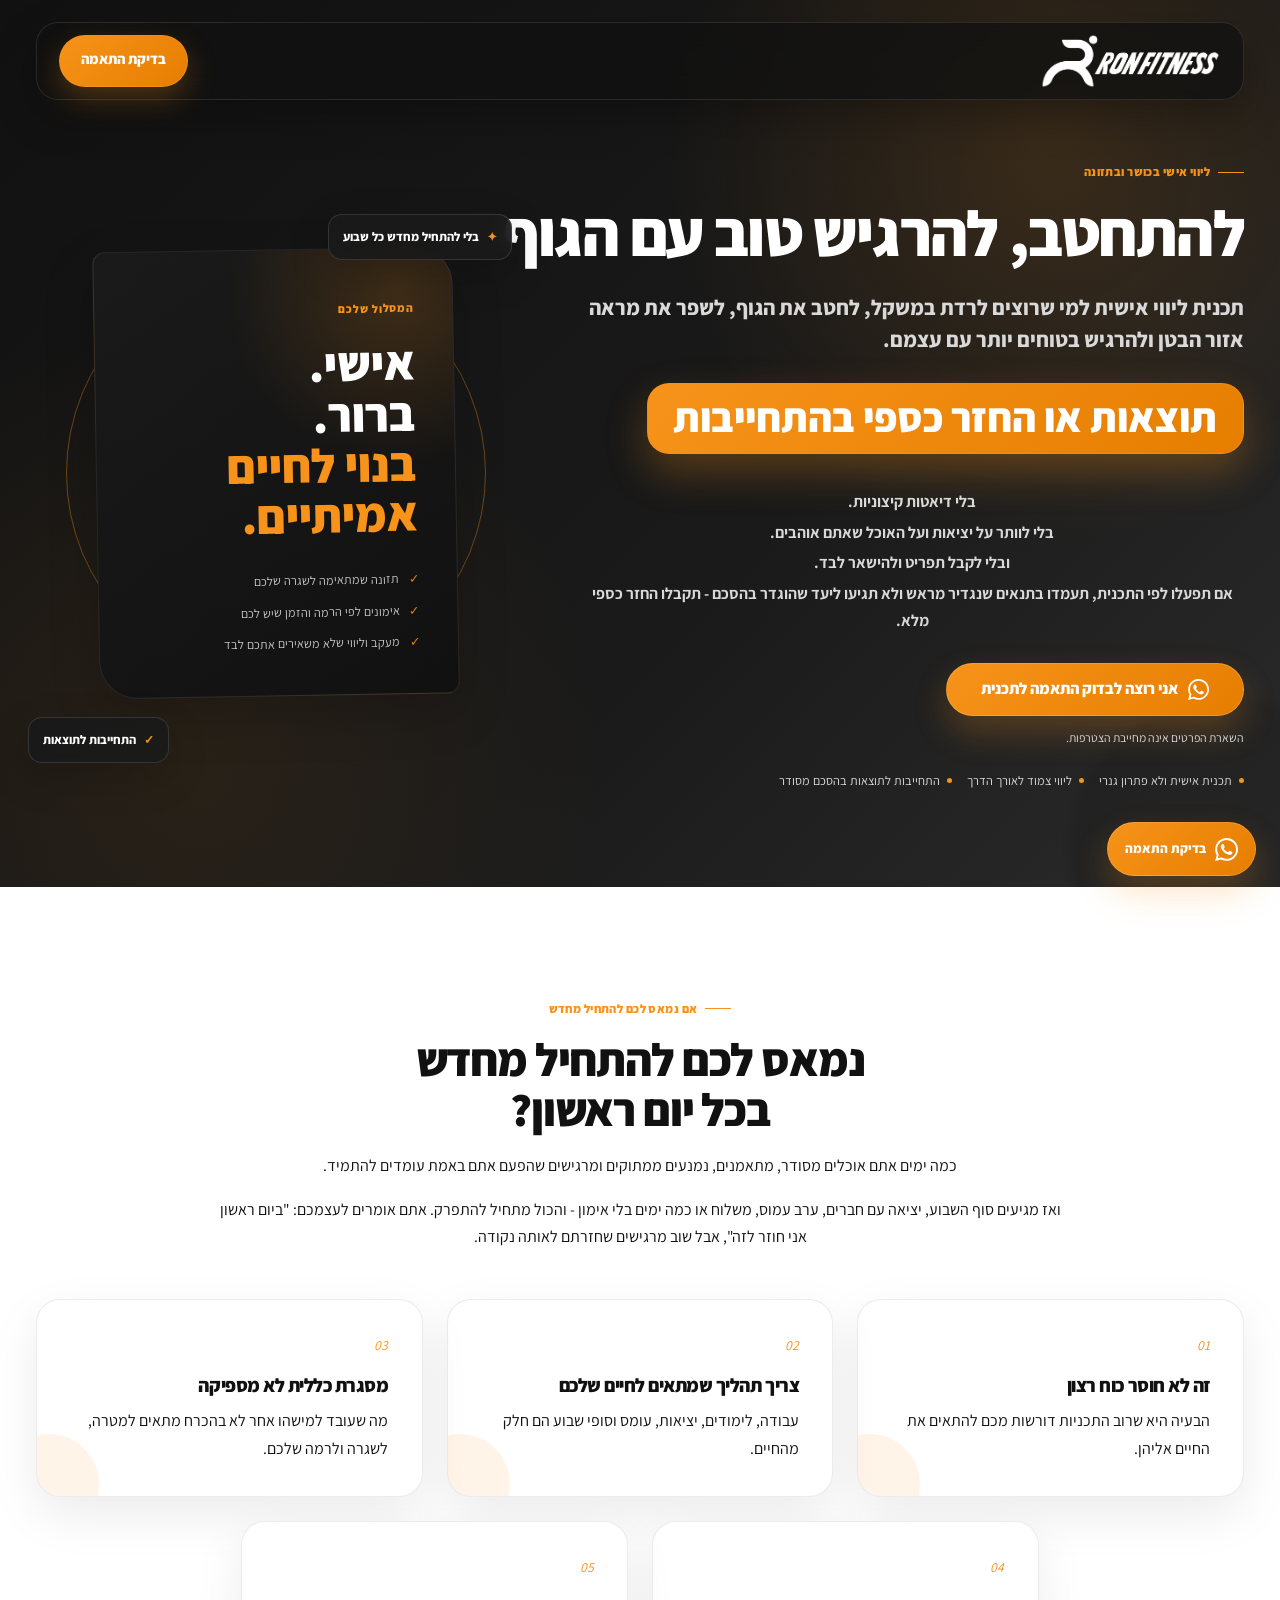
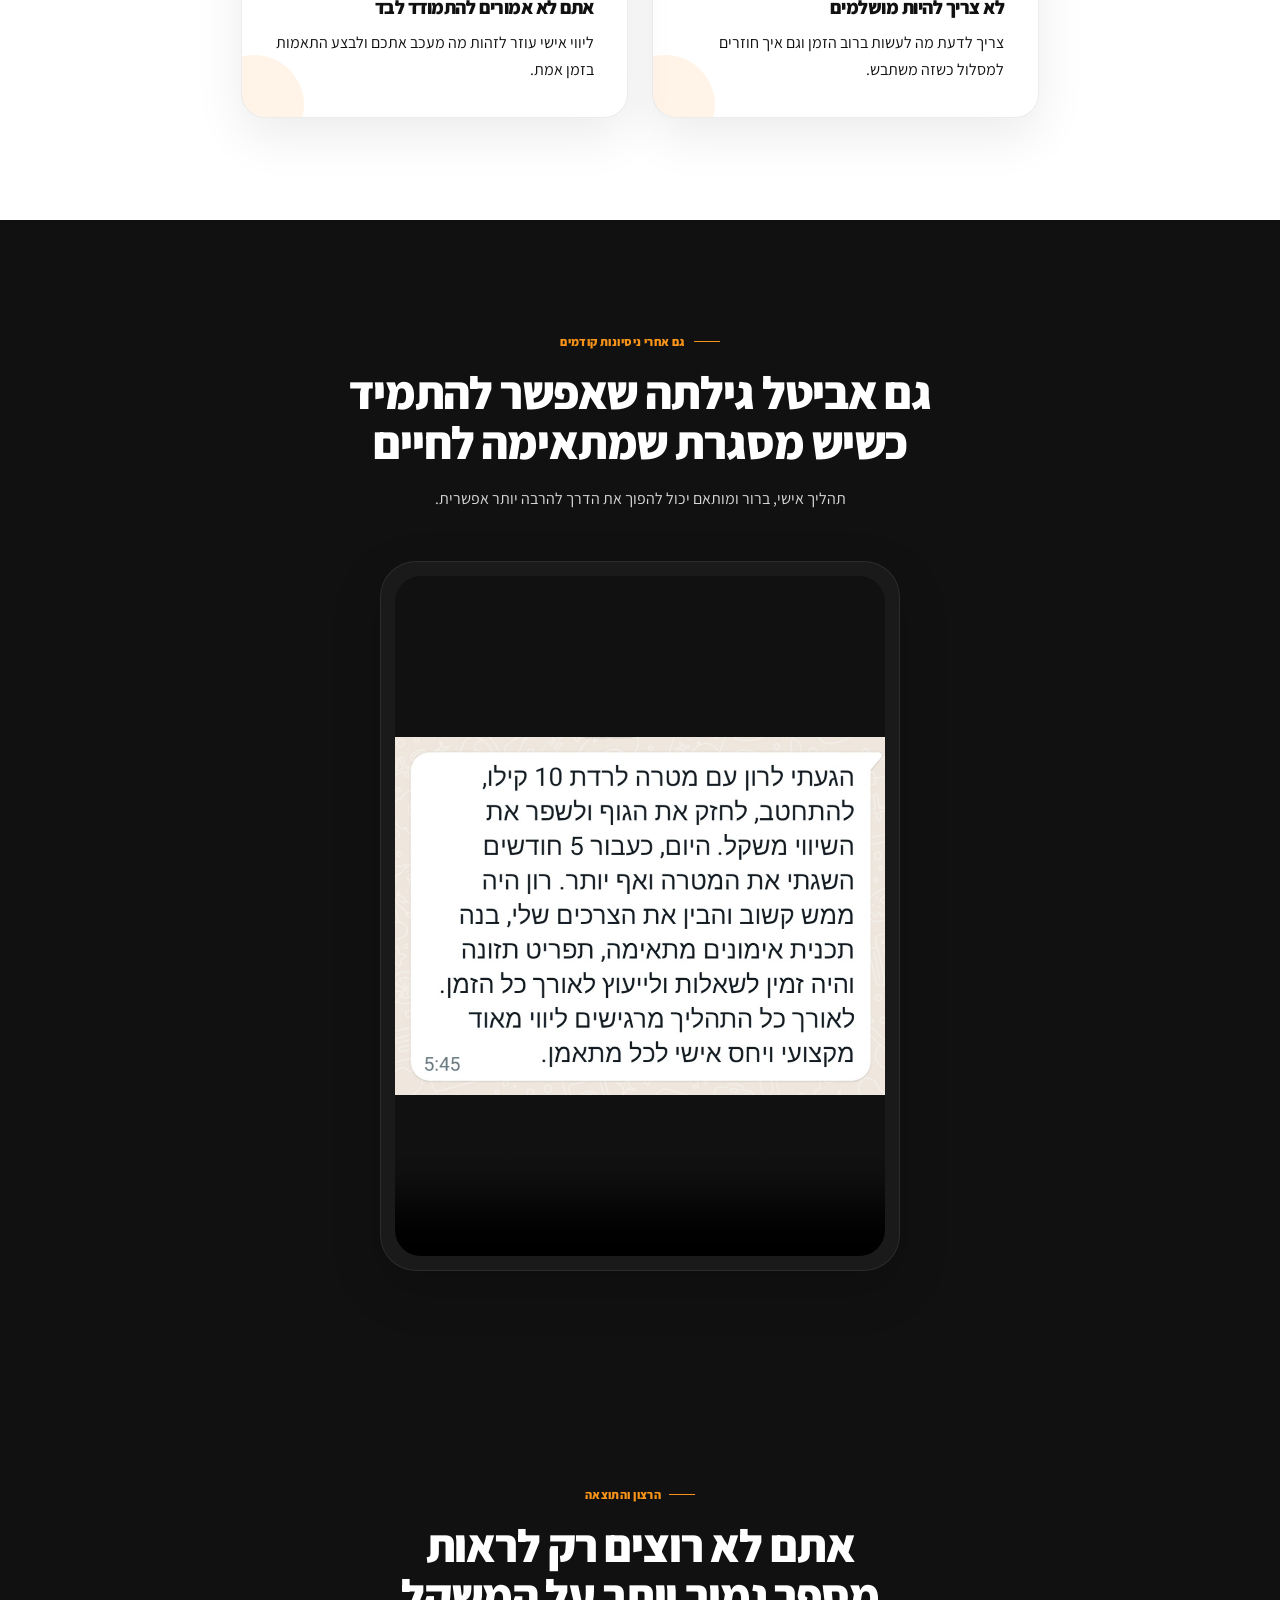
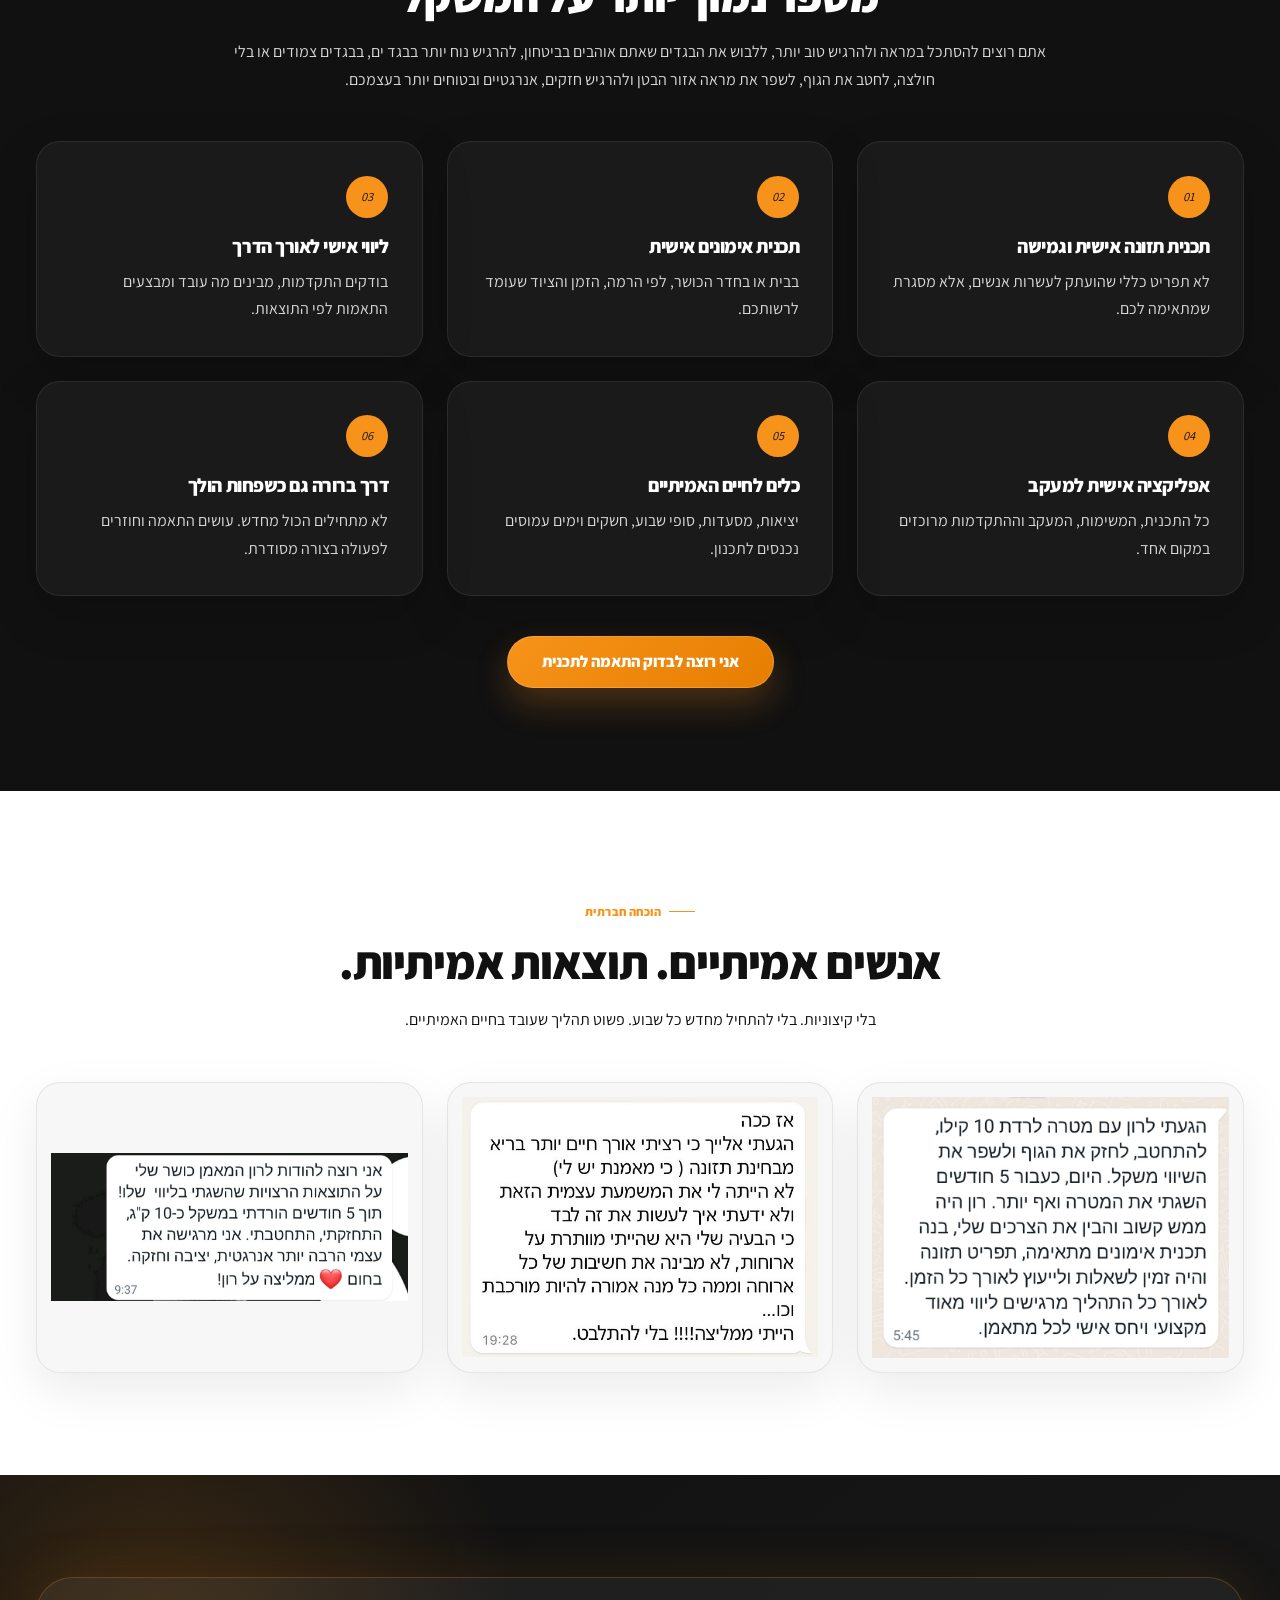
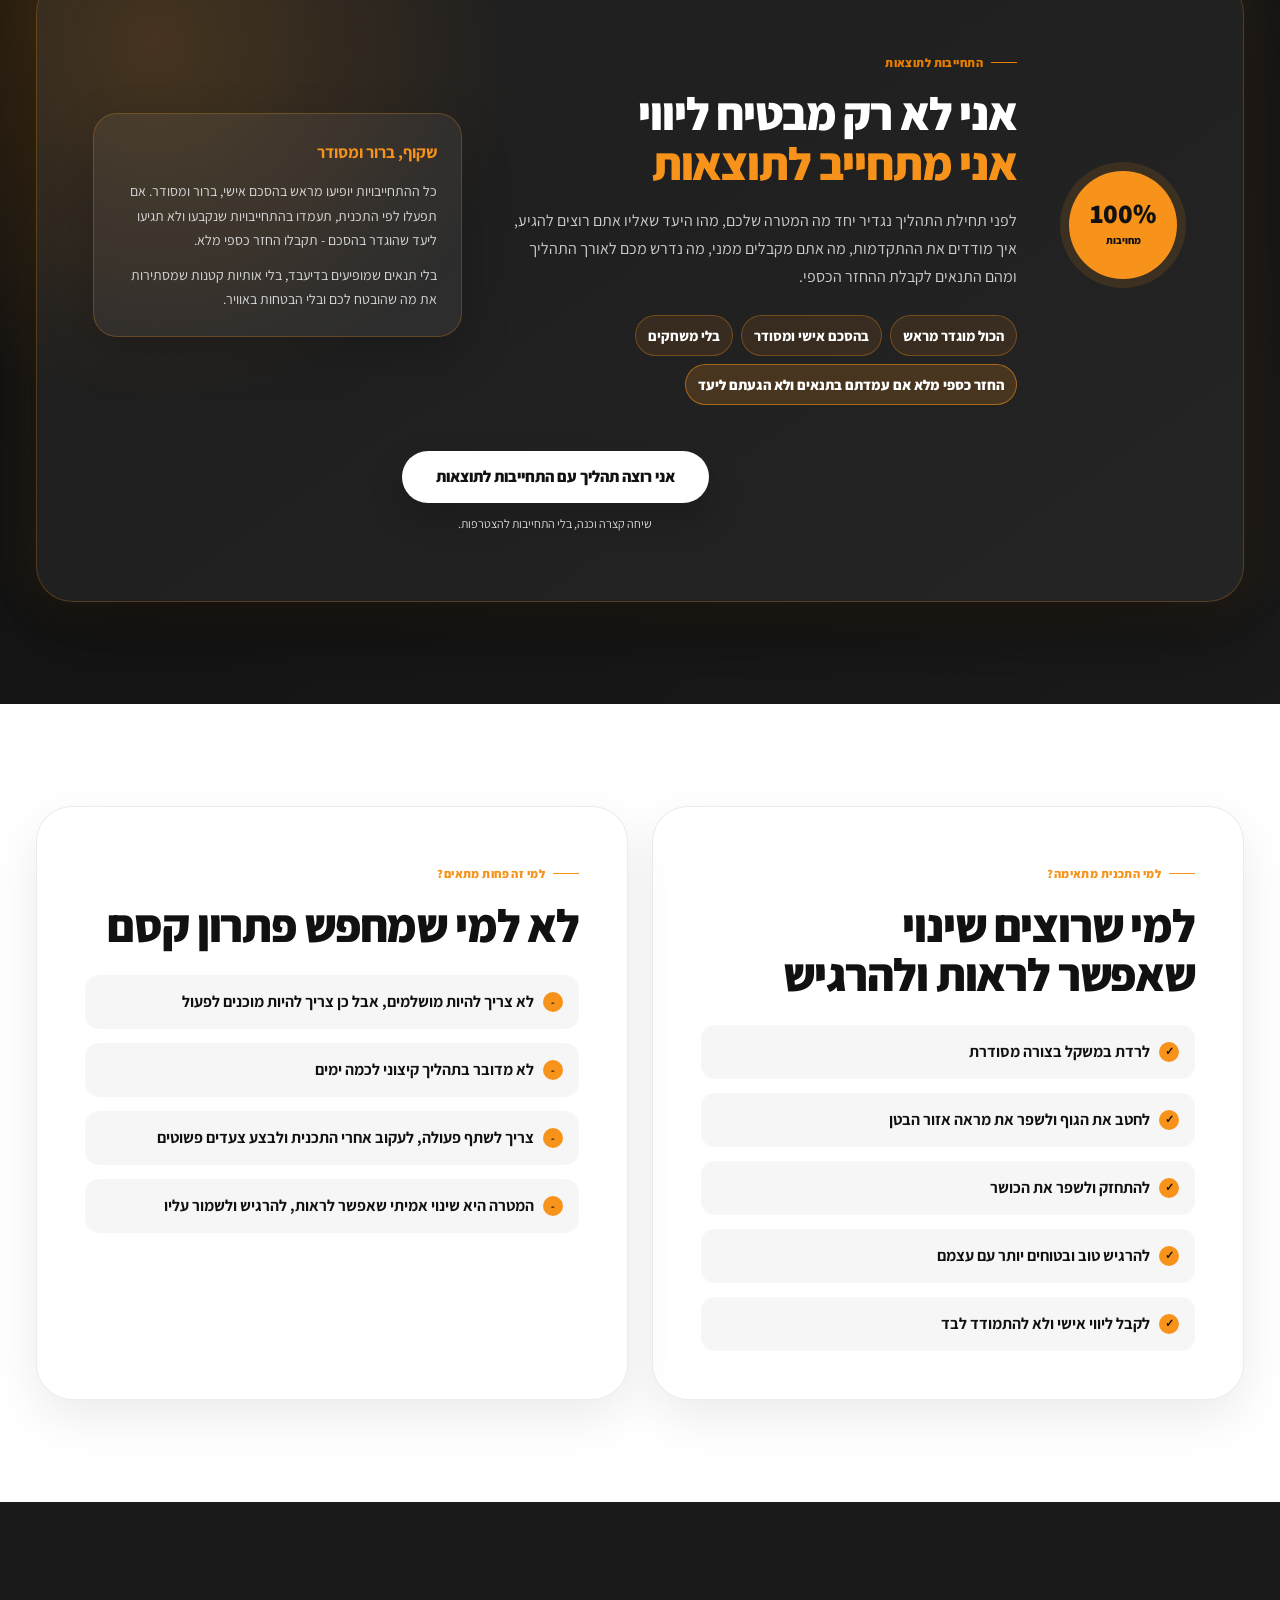
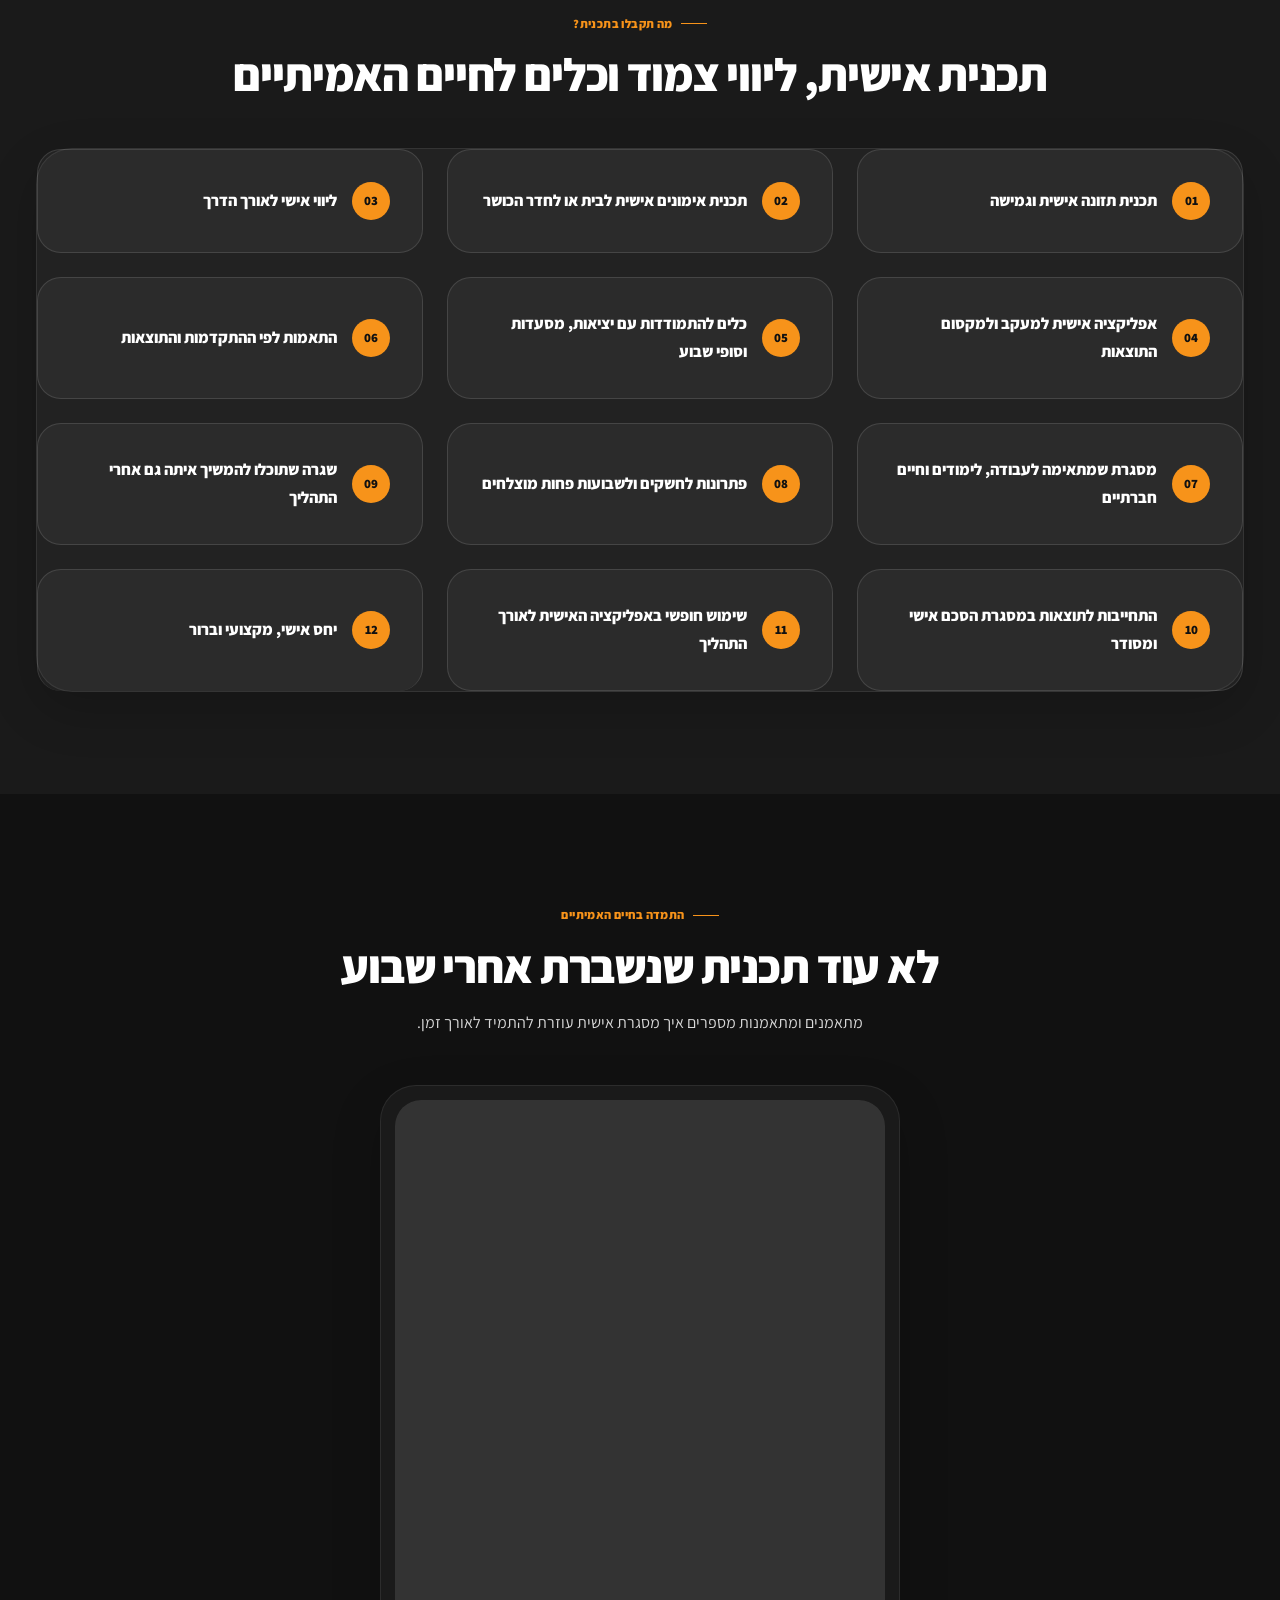
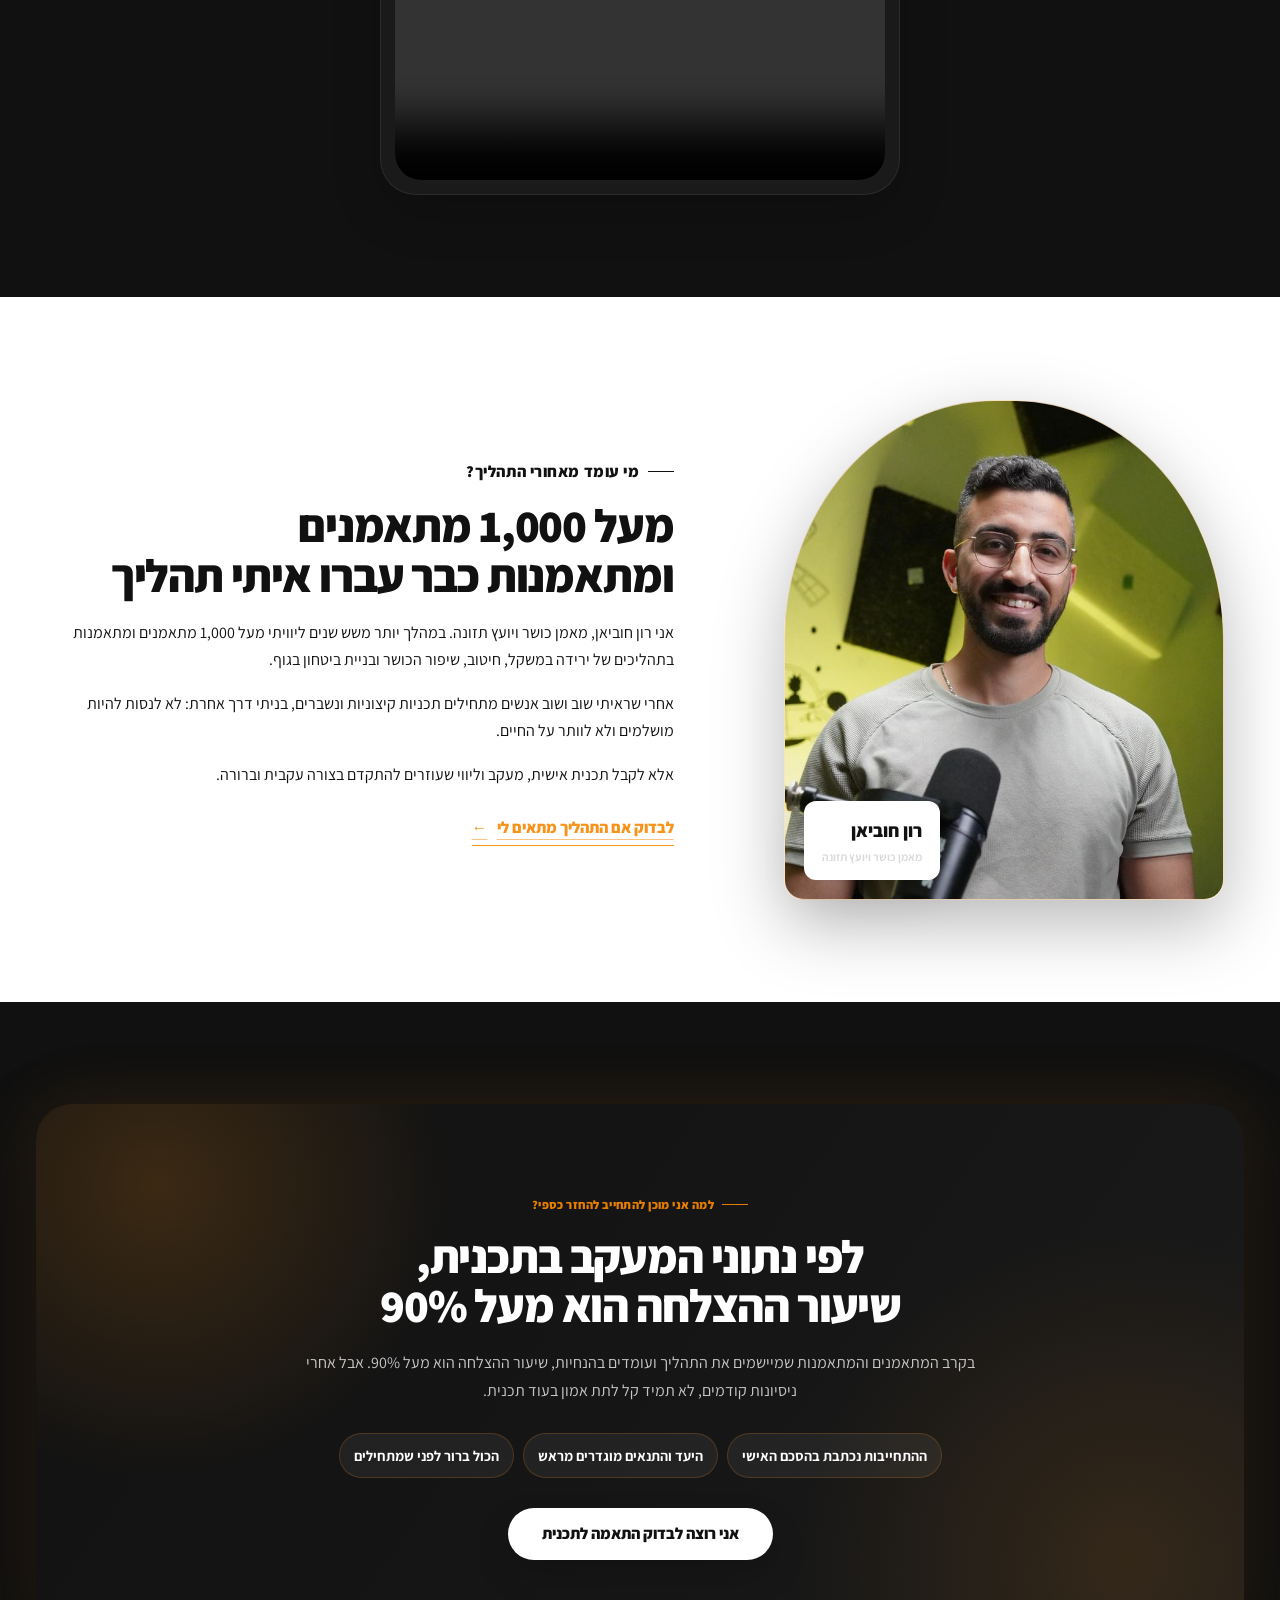
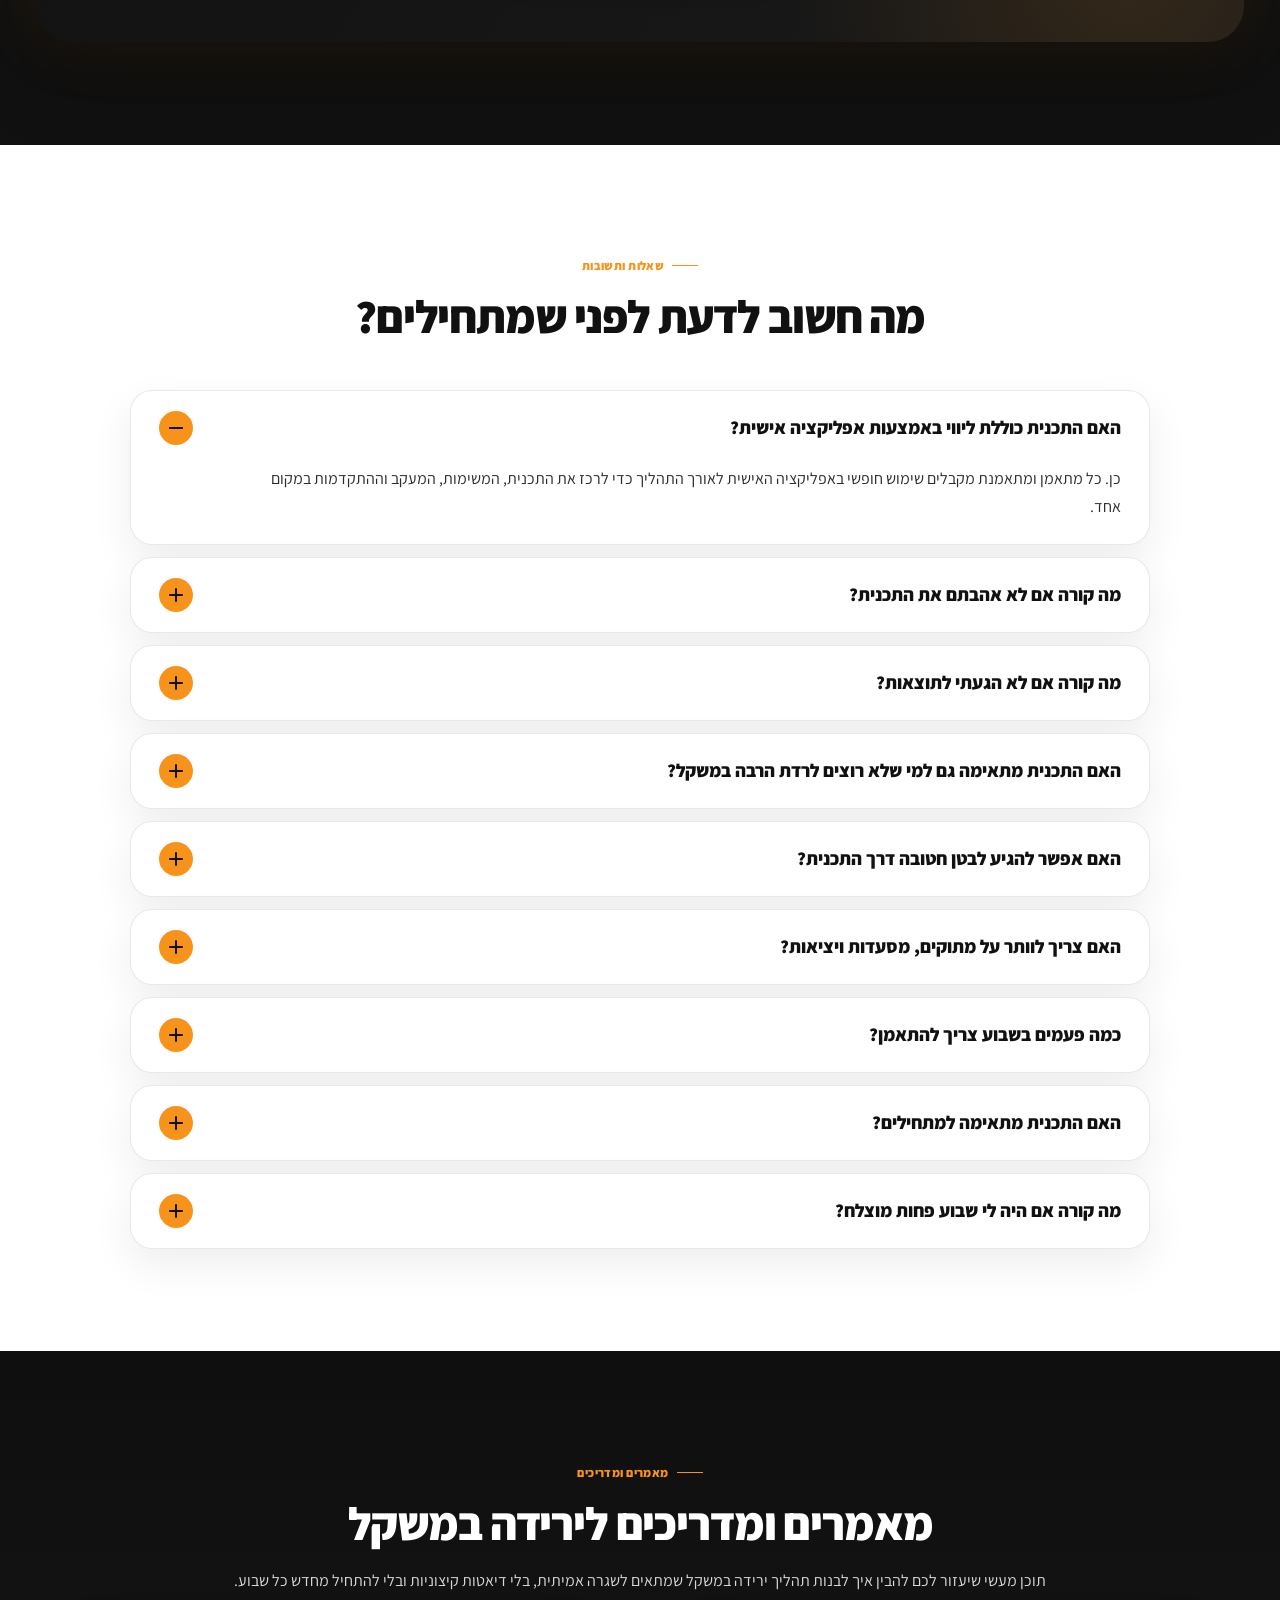
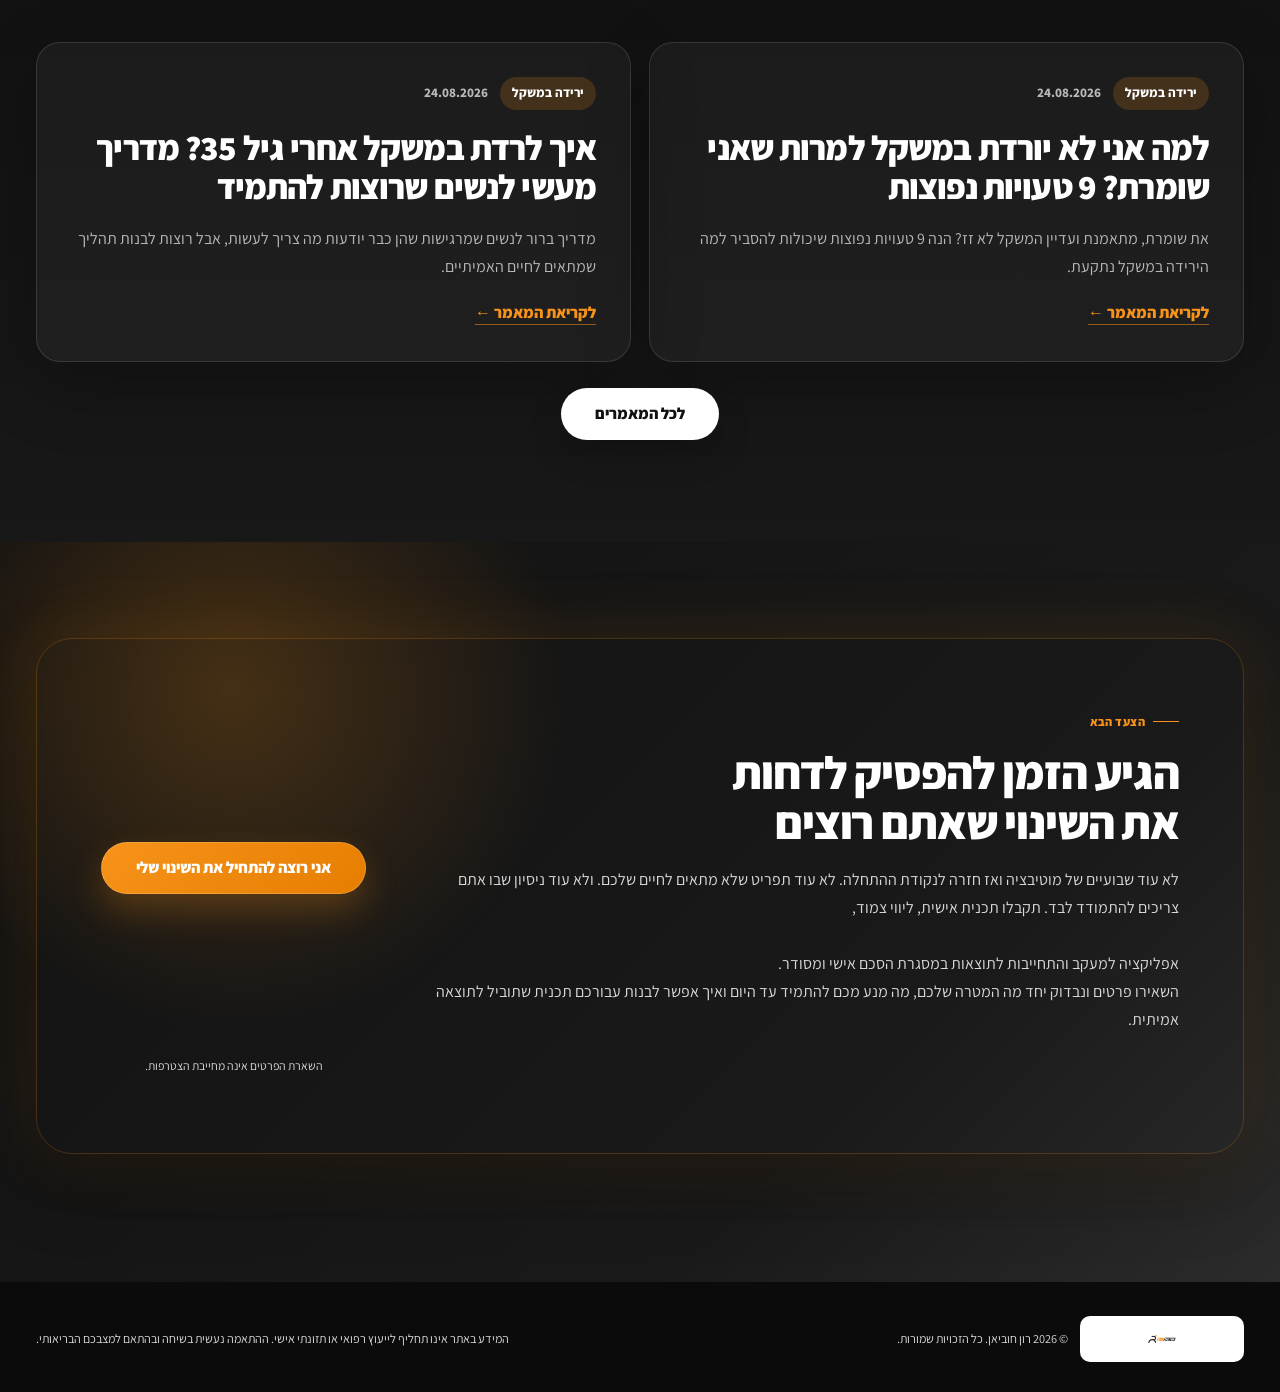
<file: weight-loss/index.html>
<!doctype html>
<html lang="he" dir="rtl">
  <head>
    <meta charset="UTF-8" />
    <meta name="viewport" content="width=device-width, initial-scale=1" />
    <meta
      name="description"
      content="תכנית ליווי אישית בכושר ובתזונה למי שרוצים לרדת במשקל, לחטב את הגוף, לשפר את מראה אזור הבטן ולהרגיש טוב יותר עם עצמם."
    />
    <meta name="theme-color" content="#111111" />
    <meta property="og:type" content="website" />
    <meta property="og:title" content="להתחטב, להרגיש טוב עם הגוף - תוצאות או החזר כספי בהתחייבות" />
    <meta
      property="og:description"
      content="ליווי אישי בכושר ובתזונה עם התחייבות לתוצאות במסגרת הסכם אישי ומסודר."
    />
    <title>תכנית ליווי בכושר ובתזונה | רון חוביאן</title>
    <script>
      document.documentElement.classList.add("js");
    </script>
    <link rel="preconnect" href="https://fonts.googleapis.com" />
    <link rel="preconnect" href="https://fonts.gstatic.com" crossorigin />
    <link
      href="https://fonts.googleapis.com/css2?family=Assistant:wght@400;500;600;700;800;900&display=swap"
      rel="stylesheet"
    />
    <link rel="stylesheet" href="styles.css" />
    <script src="script.js" defer></script>
  </head>
  <body>
    <a class="skip-link" href="#main-content">דילוג לתוכן המרכזי</a>

    <header class="site-header">
      <div class="container header-inner">
        <a class="brand" href="#top" aria-label="חזרה לראש העמוד">
          <img
            class="brand-logo"
            src="./assets/ron-fitness-logo-white.png"
            alt="RON FITNESS"
          />
        </a>
        <a
          class="header-cta"
          data-whatsapp
          href="#"
          target="_blank"
          rel="noopener noreferrer"
        >
          בדיקת התאמה
        </a>
      </div>
    </header>

    <main id="main-content">
      <section class="hero" id="top">
        <div class="hero-glow hero-glow-two" aria-hidden="true"></div>
        <div class="container hero-grid">
          <div class="hero-copy reveal">
            <p class="eyebrow">ליווי אישי בכושר ובתזונה</p>
            <h1>
              <span class="hero-title-line">להתחטב, להרגיש טוב עם הגוף</span>
            </h1>
            <p class="hero-intro">
              תכנית ליווי אישית למי שרוצים לרדת במשקל, לחטב את הגוף, לשפר את
              מראה אזור הבטן ולהרגיש בטוחים יותר עם עצמם.
            </p>
            <span class="hero-title-guarantee">תוצאות או החזר כספי בהתחייבות</span>
            <div class="hero-lead">
              <p>בלי דיאטות קיצוניות.</p>
              <p>בלי לוותר על יציאות ועל האוכל שאתם אוהבים.</p>
              <p>ובלי לקבל תפריט ולהישאר לבד.</p>
              <p>
                אם תפעלו לפי התכנית, תעמדו בתנאים שנגדיר מראש ולא תגיעו ליעד
                שהוגדר בהסכם - תקבלו החזר כספי מלא.
              </p>
            </div>
            <a
              class="button button-primary"
              data-whatsapp
              href="#"
              target="_blank"
              rel="noopener noreferrer"
            >
              <svg viewBox="0 0 24 24" aria-hidden="true">
                <path d="M20.52 3.48A11.82 11.82 0 0 0 12.1 0C5.55 0 .22 5.33.22 11.88c0 2.1.55 4.15 1.6 5.95L.12 24l6.32-1.66a11.9 11.9 0 0 0 5.65 1.44h.01c6.55 0 11.88-5.33 11.88-11.88 0-3.18-1.23-6.17-3.46-8.42ZM12.1 21.77h-.01a9.85 9.85 0 0 1-5.03-1.38l-.36-.21-3.75.98 1-3.65-.23-.38a9.82 9.82 0 0 1-1.51-5.25c0-5.45 4.44-9.89 9.9-9.89a9.82 9.82 0 0 1 6.99 2.9 9.83 9.83 0 0 1 2.9 7c-.01 5.45-4.45 9.88-9.9 9.88Zm5.42-7.41c-.3-.15-1.76-.87-2.03-.96-.27-.1-.47-.15-.67.15-.2.3-.77.96-.94 1.16-.17.2-.35.22-.65.07-.3-.15-1.25-.46-2.39-1.48a8.93 8.93 0 0 1-1.65-2.06c-.17-.3-.02-.46.13-.61.13-.13.3-.35.45-.52.15-.17.2-.3.3-.5.1-.2.05-.37-.02-.52-.08-.15-.67-1.61-.92-2.21-.24-.58-.48-.5-.67-.51h-.57c-.2 0-.52.07-.8.37-.27.3-1.04 1.02-1.04 2.48 0 1.47 1.07 2.88 1.22 3.08.15.2 2.1 3.2 5.08 4.49.71.3 1.26.49 1.7.63.71.22 1.36.19 1.87.11.57-.08 1.76-.72 2-1.41.25-.7.25-1.3.18-1.42-.08-.12-.28-.2-.58-.35Z" />
              </svg>
              אני רוצה לבדוק התאמה לתכנית
            </a>
            <p class="cta-note">השארת הפרטים אינה מחייבת הצטרפות.</p>
            <div class="micro-proof" aria-label="פרטי התהליך">
              <span>תכנית אישית ולא פתרון גנרי</span>
              <span>ליווי צמוד לאורך הדרך</span>
              <span>התחייבות לתוצאות בהסכם מסודר</span>
            </div>
          </div>

          <div class="hero-visual reveal" aria-label="עיקרי תכנית הליווי">
            <div class="visual-orbit visual-orbit-one" aria-hidden="true"></div>
            <div class="visual-orbit visual-orbit-two" aria-hidden="true"></div>
            <div class="goal-card">
              <span class="goal-kicker">המסלול שלכם</span>
              <strong>אישי.<br />ברור.<br /><em>בנוי לחיים אמיתיים.</em></strong>
              <div class="goal-steps">
                <span>תזונה שמתאימה לשגרה שלכם</span>
                <span>אימונים לפי הרמה והזמן שיש לכם</span>
                <span>מעקב וליווי שלא משאירים אתכם לבד</span>
              </div>
            </div>
            <div class="floating-note note-top">
              <span aria-hidden="true">✦</span>
              בלי להתחיל מחדש כל שבוע
            </div>
            <div class="floating-note note-bottom">
              <span aria-hidden="true">✓</span>
              התחייבות לתוצאות
            </div>
          </div>
        </div>
      </section>

      <section class="section pain-section">
        <div class="container">
          <div class="section-heading pain-heading reveal">
            <p class="eyebrow">אם נמאס לכם להתחיל מחדש</p>
            <h2 class="pain-title">
              <span>נמאס לכם להתחיל מחדש</span>
              <span>בכל יום ראשון?</span>
            </h2>
            <p>
              כמה ימים אתם אוכלים מסודר, מתאמנים, נמנעים ממתוקים ומרגישים
              שהפעם אתם באמת עומדים להתמיד.
            </p>
            <p>
              ואז מגיעים סוף השבוע, יציאה עם חברים, ערב עמוס, משלוח או כמה
              ימים בלי אימון - והכול מתחיל להתפרק. אתם אומרים לעצמכם: "ביום
              ראשון אני חוזר לזה", אבל שוב מרגישים שחזרתם לאותה נקודה.
            </p>
          </div>
          <div class="cards-grid pain-grid">
            <article class="card pain-card reveal">
              <span class="card-number">01</span>
              <h3>זה לא חוסר כוח רצון</h3>
              <p>הבעיה היא שרוב התכניות דורשות מכם להתאים את החיים אליהן.</p>
            </article>
            <article class="card pain-card reveal">
              <span class="card-number">02</span>
              <h3>צריך תהליך שמתאים לחיים שלכם</h3>
              <p>עבודה, לימודים, יציאות, עומס וסופי שבוע הם חלק מהחיים.</p>
            </article>
            <article class="card pain-card reveal">
              <span class="card-number">03</span>
              <h3>מסגרת כללית לא מספיקה</h3>
              <p>מה שעובד למישהו אחר לא בהכרח מתאים למטרה, לשגרה ולרמה שלכם.</p>
            </article>
            <article class="card pain-card reveal">
              <span class="card-number">04</span>
              <h3>לא צריך להיות מושלמים</h3>
              <p>צריך לדעת מה לעשות ברוב הזמן וגם איך חוזרים למסלול כשזה משתבש.</p>
            </article>
            <article class="card pain-card reveal">
              <span class="card-number">05</span>
              <h3>אתם לא אמורים להתמודד לבד</h3>
              <p>ליווי אישי עוזר לזהות מה מעכב אתכם ולבצע התאמות בזמן אמת.</p>
            </article>
          </div>
        </div>
      </section>

      <section class="section testimony-section">
        <div class="container">
          <div class="section-heading reveal">
            <p class="eyebrow">גם אחרי ניסיונות קודמים</p>
            <h2>גם אביטל גילתה שאפשר להתמיד כשיש מסגרת שמתאימה לחיים</h2>
            <p>תהליך אישי, ברור ומותאם יכול להפוך את הדרך להרבה יותר אפשרית.</p>
          </div>
          <div class="video-card reveal">
            <video
              controls
              preload="metadata"
              poster="./assets/proof-1.jpg"
              playsinline
              aria-label="עדות של אביטל על תהליך הירידה במשקל"
            >
              <source src="./assets/avital-edut.mp4" type="video/mp4" />
              הדפדפן שלכם לא תומך בניגון וידאו.
            </video>
          </div>
        </div>
      </section>

      <section class="section solution-section">
        <div class="container">
          <div class="section-heading reveal">
            <p class="eyebrow">הרצון והתוצאה</p>
            <h2>אתם לא רוצים רק לראות מספר נמוך יותר על המשקל</h2>
            <p>
              אתם רוצים להסתכל במראה ולהרגיש טוב יותר, ללבוש את הבגדים שאתם
              אוהבים בביטחון, להרגיש נוח יותר בבגד ים, בבגדים צמודים או בלי
              חולצה, לחטב את הגוף, לשפר את מראה אזור הבטן ולהרגיש חזקים,
              אנרגטיים ובטוחים יותר בעצמכם.
            </p>
          </div>
          <div class="program-grid">
            <article class="program-card reveal">
              <span>01</span>
              <h3>תכנית תזונה אישית וגמישה</h3>
              <p>לא תפריט כללי שהועתק לעשרות אנשים, אלא מסגרת שמתאימה לכם.</p>
            </article>
            <article class="program-card reveal">
              <span>02</span>
              <h3>תכנית אימונים אישית</h3>
              <p>בבית או בחדר הכושר, לפי הרמה, הזמן והציוד שעומד לרשותכם.</p>
            </article>
            <article class="program-card reveal">
              <span>03</span>
              <h3>ליווי אישי לאורך הדרך</h3>
              <p>בודקים התקדמות, מבינים מה עובד ומבצעים התאמות לפי התוצאות.</p>
            </article>
            <article class="program-card reveal">
              <span>04</span>
              <h3>אפליקציה אישית למעקב</h3>
              <p>כל התכנית, המשימות, המעקב וההתקדמות מרוכזים במקום אחד.</p>
            </article>
            <article class="program-card reveal">
              <span>05</span>
              <h3>כלים לחיים האמיתיים</h3>
              <p>יציאות, מסעדות, סופי שבוע, חשקים וימים עמוסים נכנסים לתכנון.</p>
            </article>
            <article class="program-card reveal">
              <span>06</span>
              <h3>דרך ברורה גם כשפחות הולך</h3>
              <p>לא מתחילים הכול מחדש. עושים התאמה וחוזרים לפעולה בצורה מסודרת.</p>
            </article>
          </div>
          <div class="center-cta reveal">
            <a
              class="button button-primary"
              data-whatsapp
              href="#"
              target="_blank"
              rel="noopener noreferrer"
            >
              אני רוצה לבדוק התאמה לתכנית
            </a>
          </div>
        </div>
      </section>

      <section class="section social-proof-section">
        <div class="container">
          <div class="section-heading reveal">
            <p class="eyebrow">הוכחה חברתית</p>
            <h2>אנשים אמיתיים. תוצאות אמיתיות.</h2>
            <p>
              בלי קיצוניות. בלי להתחיל מחדש כל שבוע. פשוט תהליך שעובד בחיים
              האמיתיים.
            </p>
          </div>
          <div class="proof-grid reveal" aria-label="עדויות ותוצאות של מתאמנים ומתאמנות">
            <figure class="proof-card">
              <img
                src="./assets/proof-1.jpg"
                alt="הודעת עדות על ירידה במשקל ותהליך אישי"
                width="921"
                height="674"
                loading="lazy"
                decoding="async"
              />
            </figure>
            <figure class="proof-card">
              <img
                src="./assets/proof-2.jpg"
                alt="הודעת עדות על בחירה בתהליך תזונה בריא ומאוזן"
                width="662"
                height="483"
                loading="lazy"
                decoding="async"
              />
            </figure>
            <figure class="proof-card">
              <img
                src="./assets/proof-3.jpg"
                alt="הודעת עדות על תוצאות ירידה במשקל וחיזוק הגוף"
                width="1080"
                height="451"
                loading="lazy"
                decoding="async"
              />
            </figure>
          </div>
        </div>
      </section>

      <section class="section guarantee-section" id="guarantee">
        <div class="container">
          <div class="guarantee-card reveal">
            <div class="guarantee-seal" aria-hidden="true">
              <span>100%</span>
              <small>מחויבות</small>
            </div>
            <div class="guarantee-copy">
              <p class="eyebrow">התחייבות לתוצאות</p>
              <h2>
                אני לא רק מבטיח ליווי
                <span>אני מתחייב לתוצאות</span>
              </h2>
              <p>
                לפני תחילת התהליך נגדיר יחד מה המטרה שלכם, מהו היעד שאליו אתם
                רוצים להגיע, איך מודדים את ההתקדמות, מה אתם מקבלים ממני, מה
                נדרש מכם לאורך התהליך ומהם התנאים לקבלת ההחזר הכספי.
              </p>
              <div class="guarantee-highlights">
                <span>הכול מוגדר מראש</span>
                <span>בהסכם אישי ומסודר</span>
                <span>בלי משחקים</span>
                <span class="guarantee-main-message">החזר כספי מלא אם עמדתם בתנאים ולא הגעתם ליעד</span>
              </div>
            </div>
            <div class="terms-box">
              <strong>שקוף, ברור ומסודר</strong>
              <p>
                כל ההתחייבויות יופיעו מראש בהסכם אישי, ברור ומסודר. אם תפעלו
                לפי התכנית, תעמדו בהתחייבויות שנקבעו ולא תגיעו ליעד שהוגדר
                בהסכם - תקבלו החזר כספי מלא.
              </p>
              <p>
                בלי תנאים שמופיעים בדיעבד, בלי אותיות קטנות שמסתירות את מה
                שהובטח לכם ובלי הבטחות באוויר.
              </p>
            </div>
            <div class="guarantee-cta">
              <a
                class="button button-light"
                data-whatsapp
                href="#"
                target="_blank"
                rel="noopener noreferrer"
              >
                אני רוצה תהליך עם התחייבות לתוצאות
              </a>
              <p>שיחה קצרה וכנה, בלי התחייבות להצטרפות.</p>
            </div>
          </div>
        </div>
      </section>

      <section class="section fit-section">
        <div class="container">
          <div class="fit-grid">
            <article class="fit-card fit-yes reveal">
              <p class="eyebrow">למי התכנית מתאימה?</p>
              <h2>למי שרוצים שינוי שאפשר לראות ולהרגיש</h2>
              <ul>
                <li>לרדת במשקל בצורה מסודרת</li>
                <li>לחטב את הגוף ולשפר את מראה אזור הבטן</li>
                <li>להתחזק ולשפר את הכושר</li>
                <li>להרגיש טוב ובטוחים יותר עם עצמם</li>
                <li>לקבל ליווי אישי ולא להתמודד לבד</li>
              </ul>
            </article>
            <article class="fit-card fit-no reveal">
              <p class="eyebrow">למי זה פחות מתאים?</p>
              <h2>לא למי שמחפש פתרון קסם</h2>
              <ul>
                <li>לא צריך להיות מושלמים, אבל כן צריך להיות מוכנים לפעול</li>
                <li>לא מדובר בתהליך קיצוני לכמה ימים</li>
                <li>צריך לשתף פעולה, לעקוב אחרי התכנית ולבצע צעדים פשוטים</li>
                <li>המטרה היא שינוי אמיתי שאפשר לראות, להרגיש ולשמור עליו</li>
              </ul>
            </article>
          </div>
        </div>
      </section>

      <section class="section included-section">
        <div class="container">
          <div class="section-heading reveal">
            <p class="eyebrow">מה תקבלו בתכנית?</p>
            <h2>תכנית אישית, ליווי צמוד וכלים לחיים האמיתיים</h2>
          </div>
          <div class="included-panel reveal">
            <div class="included-item"><span>01</span><p>תכנית תזונה אישית וגמישה</p></div>
            <div class="included-item"><span>02</span><p>תכנית אימונים אישית לבית או לחדר הכושר</p></div>
            <div class="included-item"><span>03</span><p>ליווי אישי לאורך הדרך</p></div>
            <div class="included-item"><span>04</span><p>אפליקציה אישית למעקב ולמקסום התוצאות</p></div>
            <div class="included-item"><span>05</span><p>כלים להתמודדות עם יציאות, מסעדות וסופי שבוע</p></div>
            <div class="included-item"><span>06</span><p>התאמות לפי ההתקדמות והתוצאות</p></div>
            <div class="included-item"><span>07</span><p>מסגרת שמתאימה לעבודה, לימודים וחיים חברתיים</p></div>
            <div class="included-item"><span>08</span><p>פתרונות לחשקים ולשבועות פחות מוצלחים</p></div>
            <div class="included-item"><span>09</span><p>שגרה שתוכלו להמשיך איתה גם אחרי התהליך</p></div>
            <div class="included-item included-item-featured"><span>10</span><p>התחייבות לתוצאות במסגרת הסכם אישי ומסודר</p></div>
            <div class="included-item included-item-featured"><span>11</span><p>שימוש חופשי באפליקציה האישית לאורך התהליך</p></div>
            <div class="included-item"><span>12</span><p>יחס אישי, מקצועי וברור</p></div>
          </div>
        </div>
      </section>

      <section class="section testimony-section">
        <div class="container">
          <div class="section-heading reveal">
            <p class="eyebrow">התמדה בחיים האמיתיים</p>
            <h2>לא עוד תכנית שנשברת אחרי שבוע</h2>
            <p>מתאמנים ומתאמנות מספרים איך מסגרת אישית עוזרת להתמיד לאורך זמן.</p>
          </div>
          <div class="video-card reveal">
            <video
              controls
              preload="metadata"
              playsinline
              aria-label="עדות על התמדה בתהליך"
            >
              <source src="./assets/daniel-edut.mp4" type="video/mp4" />
              הדפדפן שלכם לא תומך בניגון וידאו.
            </video>
          </div>
        </div>
      </section>

      <section class="section about-section">
        <div class="container about-grid">
          <div class="about-photo-wrap reveal">
            <div class="about-photo">
              <img
                src="./assets/ron-hubian-studio.jpg"
                alt="רון חוביאן, מאמן כושר ויועץ תזונה"
                width="720"
                height="817"
                loading="lazy"
                decoding="async"
              />
            </div>
            <div class="about-signature">
              <strong>רון חוביאן</strong>
              <span>מאמן כושר ויועץ תזונה</span>
            </div>
          </div>
          <div class="about-copy reveal">
            <p class="eyebrow">מי עומד מאחורי התהליך?</p>
            <h2>מעל 1,000 מתאמנים ומתאמנות כבר עברו איתי תהליך</h2>
            <p>
              אני רון חוביאן, מאמן כושר ויועץ תזונה. במהלך יותר משש שנים
              ליוויתי מעל 1,000 מתאמנים ומתאמנות בתהליכים של ירידה במשקל,
              חיטוב, שיפור הכושר ובניית ביטחון בגוף.
            </p>
            <p>
              אחרי שראיתי שוב ושוב אנשים מתחילים תכניות קיצוניות ונשברים,
              בניתי דרך אחרת: לא לנסות להיות מושלמים ולא לוותר על החיים.
            </p>
            <p>
              אלא לקבל תכנית אישית, מעקב וליווי שעוזרים להתקדם בצורה עקבית
              וברורה.
            </p>
            <a
              class="text-link"
              data-whatsapp
              href="#"
              target="_blank"
              rel="noopener noreferrer"
            >
              לבדוק אם התהליך מתאים לי <span aria-hidden="true">←</span>
            </a>
          </div>
        </div>
      </section>

      <section class="section scarcity-section">
        <div class="container">
          <div class="scarcity-card reveal">
            <p class="eyebrow">למה אני מוכן להתחייב להחזר כספי?</p>
            <h2>לפי נתוני המעקב בתכנית, שיעור ההצלחה הוא מעל 90%</h2>
            <p>
              בקרב המתאמנים והמתאמנות שמיישמים את התהליך ועומדים בהנחיות,
              שיעור ההצלחה הוא מעל 90%. אבל אחרי ניסיונות קודמים, לא תמיד קל
              לתת אמון בעוד תכנית.
            </p>
            <div class="scarcity-points">
              <span>ההתחייבות נכתבת בהסכם האישי</span>
              <span>היעד והתנאים מוגדרים מראש</span>
              <span>הכול ברור לפני שמתחילים</span>
            </div>
            <a
              class="button button-light"
              data-whatsapp
              href="#"
              target="_blank"
              rel="noopener noreferrer"
            >
              אני רוצה לבדוק התאמה לתכנית
            </a>
          </div>
        </div>
      </section>

      <section class="section fit-section" id="faq">
        <div class="container">
          <div class="section-heading reveal">
            <p class="eyebrow">שאלות ותשובות</p>
            <h2>מה חשוב לדעת לפני שמתחילים?</h2>
          </div>
          <div class="faq-list reveal">
            <article class="faq-item is-open">
              <h3>
                <button class="faq-question" type="button" id="faq-question-1" aria-expanded="true" aria-controls="faq-answer-1">
                  האם התכנית כוללת ליווי באמצעות אפליקציה אישית?
                  <span class="faq-icon" aria-hidden="true"></span>
                </button>
              </h3>
              <div class="faq-answer" id="faq-answer-1" role="region" aria-labelledby="faq-question-1">
                <p>כן. כל מתאמן ומתאמנת מקבלים שימוש חופשי באפליקציה האישית לאורך התהליך כדי לרכז את התכנית, המשימות, המעקב וההתקדמות במקום אחד.</p>
              </div>
            </article>
            <article class="faq-item">
              <h3>
                <button class="faq-question" type="button" id="faq-question-2" aria-expanded="false" aria-controls="faq-answer-2">
                  מה קורה אם לא אהבתם את התכנית?
                  <span class="faq-icon" aria-hidden="true"></span>
                </button>
              </h3>
              <div class="faq-answer" id="faq-answer-2" role="region" aria-labelledby="faq-question-2" hidden>
                <p>ההתחייבות להחזר מופיעה מראש בהסכם אישי ומסודר. אם תפעלו לפי התכנית, תעמדו בתנאים שנקבעו ולא תגיעו ליעד שהוגדר בהסכם - תקבלו החזר כספי מלא.</p>
              </div>
            </article>
            <article class="faq-item">
              <h3>
                <button class="faq-question" type="button" id="faq-question-3" aria-expanded="false" aria-controls="faq-answer-3">
                  מה קורה אם לא הגעתי לתוצאות?
                  <span class="faq-icon" aria-hidden="true"></span>
                </button>
              </h3>
              <div class="faq-answer" id="faq-answer-3" role="region" aria-labelledby="faq-question-3" hidden>
                <p>אם עמדתם בהנחיות ובתנאים שנקבעו מראש ולא הגעתם ליעד שהוגדר בהסכם האישי - אני מתחייב להחזר כספי מלא.</p>
              </div>
            </article>
            <article class="faq-item">
              <h3>
                <button class="faq-question" type="button" id="faq-question-4" aria-expanded="false" aria-controls="faq-answer-4">
                  האם התכנית מתאימה גם למי שלא רוצים לרדת הרבה במשקל?
                  <span class="faq-icon" aria-hidden="true"></span>
                </button>
              </h3>
              <div class="faq-answer" id="faq-answer-4" role="region" aria-labelledby="faq-question-4" hidden>
                <p>כן. היא מתאימה גם למי שהמטרה שלהם היא לחטב את הגוף, להתחזק, לשפר את מראה אזור הבטן ולהרגיש טוב יותר עם עצמם.</p>
              </div>
            </article>
            <article class="faq-item">
              <h3>
                <button class="faq-question" type="button" id="faq-question-5" aria-expanded="false" aria-controls="faq-answer-5">
                  האם אפשר להגיע לבטן חטובה דרך התכנית?
                  <span class="faq-icon" aria-hidden="true"></span>
                </button>
              </h3>
              <div class="faq-answer" id="faq-answer-5" role="region" aria-labelledby="faq-question-5" hidden>
                <p>התכנית יכולה לעזור להפחית את אחוז השומן הכללי, לחזק את שרירי הגוף ולשפר את מראה אזור הבטן. אי אפשר לבחור מאיזה אזור הגוף יוריד שומן קודם.</p>
              </div>
            </article>
            <article class="faq-item">
              <h3>
                <button class="faq-question" type="button" id="faq-question-6" aria-expanded="false" aria-controls="faq-answer-6">
                  האם צריך לוותר על מתוקים, מסעדות ויציאות?
                  <span class="faq-icon" aria-hidden="true"></span>
                </button>
              </h3>
              <div class="faq-answer" id="faq-answer-6" role="region" aria-labelledby="faq-question-6" hidden>
                <p>לא. המטרה היא ללמוד איך לשלב אותם בצורה חכמה, בלי להפוך כל יציאה לאירוע שבו "הכול נהרס".</p>
              </div>
            </article>
            <article class="faq-item">
              <h3>
                <button class="faq-question" type="button" id="faq-question-7" aria-expanded="false" aria-controls="faq-answer-7">
                  כמה פעמים בשבוע צריך להתאמן?
                  <span class="faq-icon" aria-hidden="true"></span>
                </button>
              </h3>
              <div class="faq-answer" id="faq-answer-7" role="region" aria-labelledby="faq-question-7" hidden>
                <p>הכמות נקבעת לפי המטרה, הרמה והזמן שיש לכם. נבנה תכנית ריאלית שתוכלו לבצע ולהתמיד בה.</p>
              </div>
            </article>
            <article class="faq-item">
              <h3>
                <button class="faq-question" type="button" id="faq-question-8" aria-expanded="false" aria-controls="faq-answer-8">
                  האם התכנית מתאימה למתחילים?
                  <span class="faq-icon" aria-hidden="true"></span>
                </button>
              </h3>
              <div class="faq-answer" id="faq-answer-8" role="region" aria-labelledby="faq-question-8" hidden>
                <p>כן. האימונים והתזונה מותאמים לנקודת ההתחלה שלכם ומתקדמים בהדרגה.</p>
              </div>
            </article>
            <article class="faq-item">
              <h3>
                <button class="faq-question" type="button" id="faq-question-9" aria-expanded="false" aria-controls="faq-answer-9">
                  מה קורה אם היה לי שבוע פחות מוצלח?
                  <span class="faq-icon" aria-hidden="true"></span>
                </button>
              </h3>
              <div class="faq-answer" id="faq-answer-9" role="region" aria-labelledby="faq-question-9" hidden>
                <p>לא מתחילים הכול מחדש. בודקים מה קרה, מבצעים התאמות וחוזרים לפעולה בצורה מסודרת.</p>
              </div>
            </article>
          </div>
        </div>
      </section>

      <section class="section blog-preview-section" aria-labelledby="blog-preview-title">
        <div class="container">
          <div class="section-heading reveal">
            <p class="eyebrow">מאמרים ומדריכים</p>
            <h2 id="blog-preview-title">מאמרים ומדריכים לירידה במשקל</h2>
            <p>
              תוכן מעשי שיעזור לכם להבין איך לבנות תהליך ירידה במשקל שמתאים
              לשגרה אמיתית, בלי דיאטות קיצוניות ובלי להתחיל מחדש כל שבוע.
            </p>
          </div>

          <div class="blog-grid blog-preview-grid">
            <article class="blog-card reveal">
              <div class="blog-card-meta">
                <span>ירידה במשקל</span>
                <time datetime="2026-08-24">24.08.2026</time>
              </div>
              <h3>למה אני לא יורדת במשקל למרות שאני שומרת? 9 טעויות נפוצות</h3>
              <p>
                את שומרת, מתאמנת ועדיין המשקל לא זז? הנה 9 טעויות נפוצות
                שיכולות להסביר למה הירידה במשקל נתקעת.
              </p>
              <a class="blog-card-link" href="blog/why-am-i-not-losing-weight/">
                לקריאת המאמר <span aria-hidden="true">←</span>
              </a>
            </article>

            <article class="blog-card reveal">
              <div class="blog-card-meta">
                <span>ירידה במשקל</span>
                <time datetime="2026-08-24">24.08.2026</time>
              </div>
              <h3>איך לרדת במשקל אחרי גיל 35? מדריך מעשי לנשים שרוצות להתמיד</h3>
              <p>
                מדריך ברור לנשים שמרגישות שהן כבר יודעות מה צריך לעשות, אבל
                רוצות לבנות תהליך שמתאים לחיים האמיתיים.
              </p>
              <a class="blog-card-link" href="blog/how-to-lose-weight-after-35/">
                לקריאת המאמר <span aria-hidden="true">←</span>
              </a>
            </article>
          </div>

          <div class="blog-preview-more reveal">
            <a class="button button-light" href="blog/">לכל המאמרים</a>
          </div>
        </div>
      </section>

      <section class="final-cta">
        <div class="container final-cta-inner reveal">
          <div>
            <p class="eyebrow">הצעד הבא</p>
            <h2>הגיע הזמן להפסיק לדחות את השינוי שאתם רוצים</h2>
            <p>
              לא עוד שבועיים של מוטיבציה ואז חזרה לנקודת ההתחלה. לא עוד תפריט
              שלא מתאים לחיים שלכם. ולא עוד ניסיון שבו אתם צריכים להתמודד לבד.
              תקבלו תכנית אישית, ליווי צמוד,<br /><br />
              אפליקציה למעקב והתחייבות לתוצאות
              במסגרת הסכם אישי ומסודר.
            </p>
            <p>
              השאירו פרטים ונבדוק יחד מה המטרה שלכם, מה מנע מכם להתמיד עד היום
              ואיך אפשר לבנות עבורכם תכנית שתוביל לתוצאה אמיתית.
            </p>
          </div>
          <a
            class="button button-primary"
            data-whatsapp
            href="#"
            target="_blank"
            rel="noopener noreferrer"
          >
            אני רוצה להתחיל את השינוי שלי
          </a>
          <p class="cta-note final-cta-note">השארת הפרטים אינה מחייבת הצטרפות.</p>
        </div>
      </section>
    </main>

    <footer class="site-footer">
      <div class="container footer-inner">
        <div class="footer-brand">
          <img src="./assets/ron-fitness-logo.png" alt="RON FITNESS" />
          <p>© <span id="current-year">2026</span> רון חוביאן. כל הזכויות שמורות.</p>
        </div>
        <p class="footer-note">
          המידע באתר אינו תחליף לייעוץ רפואי או תזונתי אישי. ההתאמה נעשית
          בשיחה ובהתאם למצבכם הבריאותי.
        </p>
      </div>
    </footer>

    <a
      class="floating-whatsapp"
      data-whatsapp
      href="#"
      target="_blank"
      rel="noopener noreferrer"
      aria-label="בדיקת התאמה לתכנית בוואטסאפ"
    >
      <svg viewBox="0 0 24 24" aria-hidden="true">
        <path d="M20.52 3.48A11.82 11.82 0 0 0 12.1 0C5.55 0 .22 5.33.22 11.88c0 2.1.55 4.15 1.6 5.95L.12 24l6.32-1.66a11.9 11.9 0 0 0 5.65 1.44h.01c6.55 0 11.88-5.33 11.88-11.88 0-3.18-1.23-6.17-3.46-8.42ZM12.1 21.77h-.01a9.85 9.85 0 0 1-5.03-1.38l-.36-.21-3.75.98 1-3.65-.23-.38a9.82 9.82 0 0 1-1.51-5.25c0-5.45 4.44-9.89 9.9-9.89a9.82 9.82 0 0 1 6.99 2.9 9.83 9.83 0 0 1 2.9 7c-.01 5.45-4.45 9.88-9.9 9.88Zm5.42-7.41c-.3-.15-1.76-.87-2.03-.96-.27-.1-.47-.15-.67.15-.2.3-.77.96-.94 1.16-.17.2-.35.22-.65.07-.3-.15-1.25-.46-2.39-1.48a8.93 8.93 0 0 1-1.65-2.06c-.17-.3-.02-.46.13-.61.13-.13.3-.35.45-.52.15-.17.2-.3.3-.5.1-.2.05-.37-.02-.52-.08-.15-.67-1.61-.92-2.21-.24-.58-.48-.5-.67-.51h-.57c-.2 0-.52.07-.8.37-.27.3-1.04 1.02-1.04 2.48 0 1.47 1.07 2.88 1.22 3.08.15.2 2.1 3.2 5.08 4.49.71.3 1.26.49 1.7.63.71.22 1.36.19 1.87.11.57-.08 1.76-.72 2-1.41.25-.7.25-1.3.18-1.42-.08-.12-.28-.2-.58-.35Z" />
      </svg>
      <span>בדיקת התאמה</span>
    </a>
  </body>
</html>
</file>
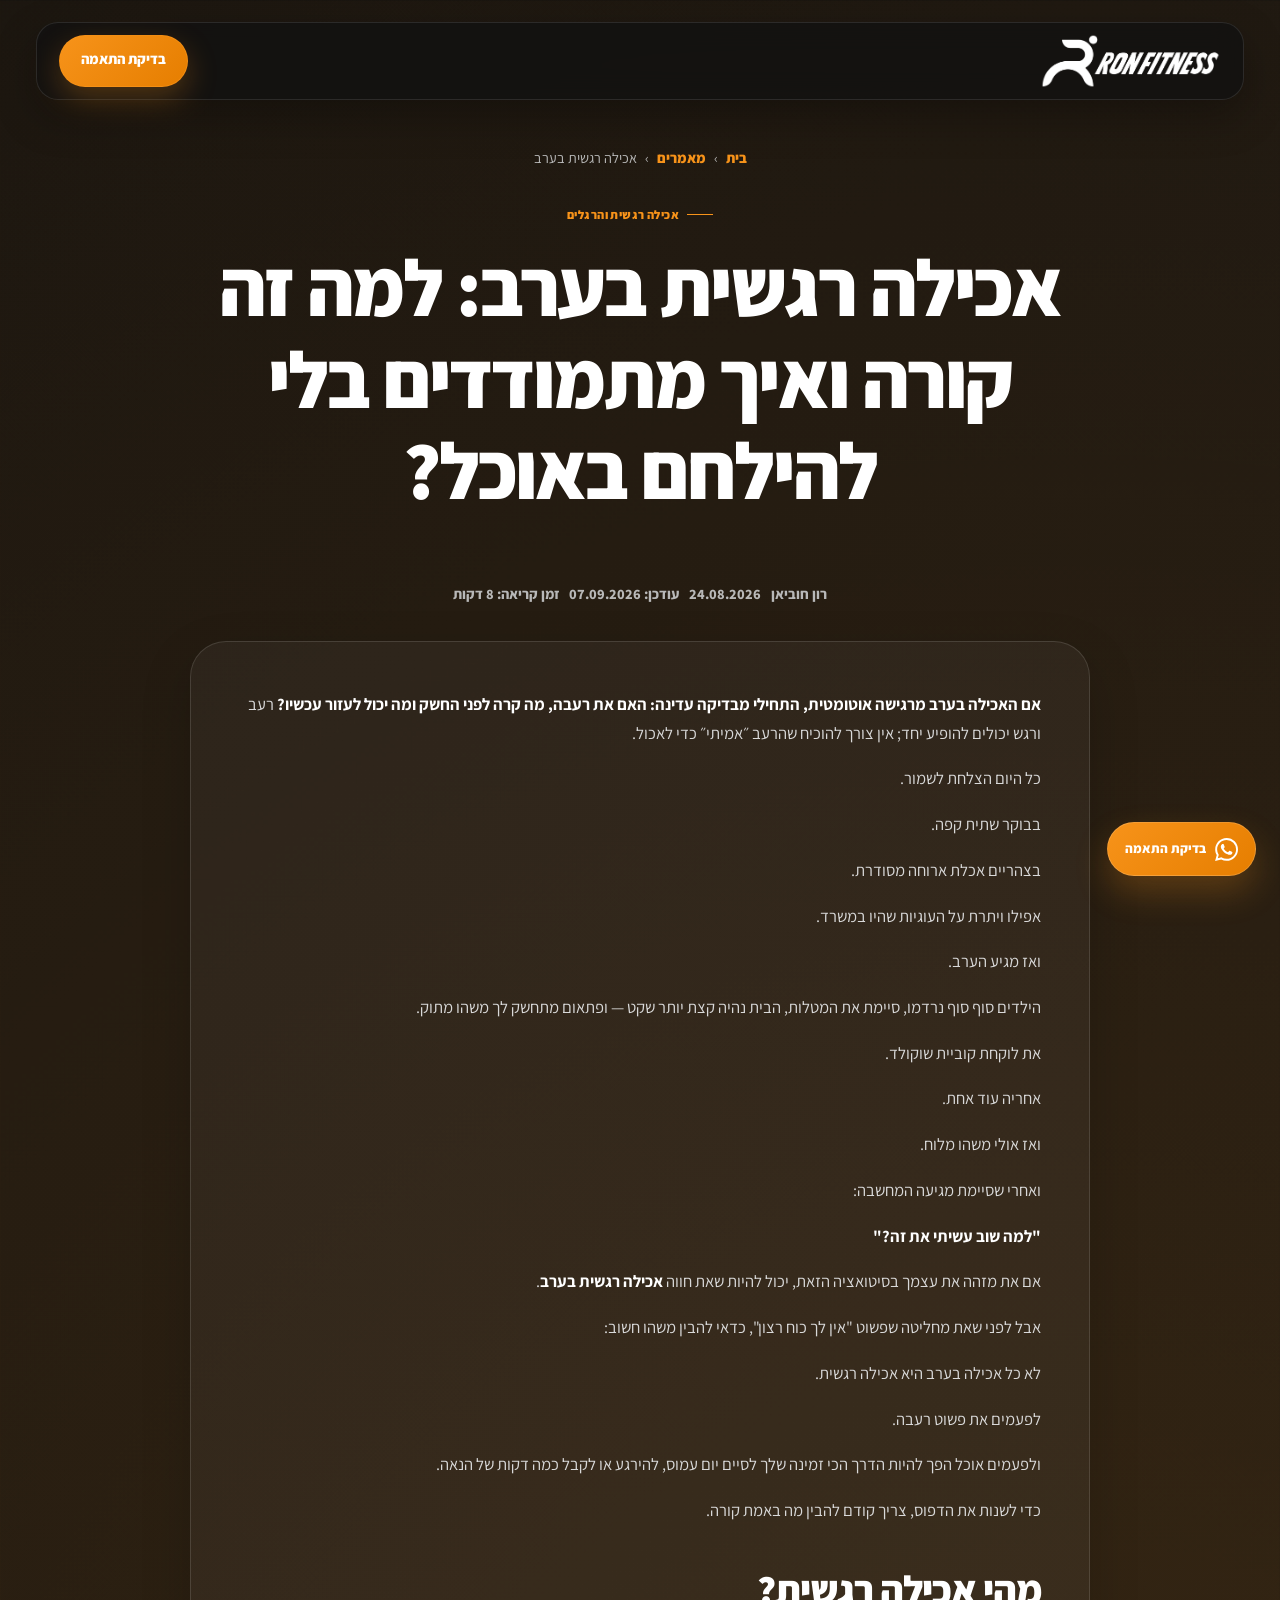
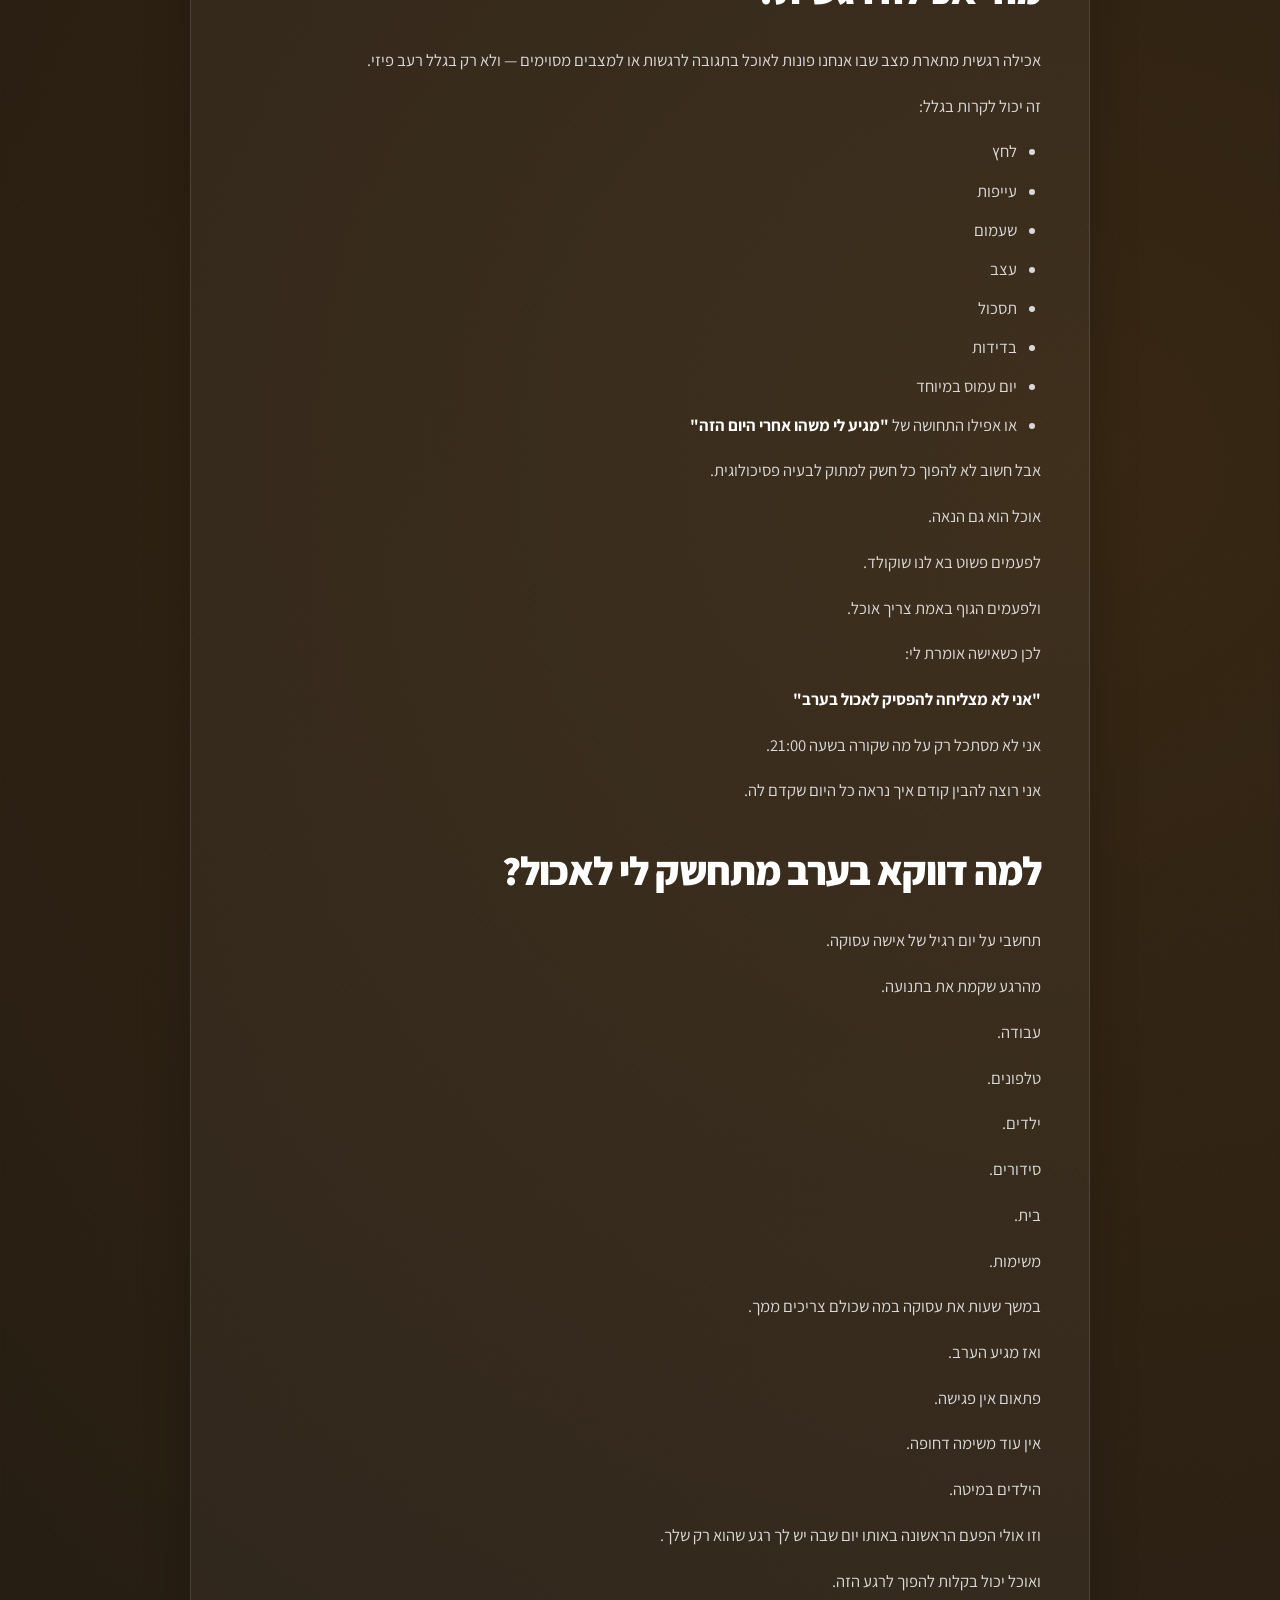
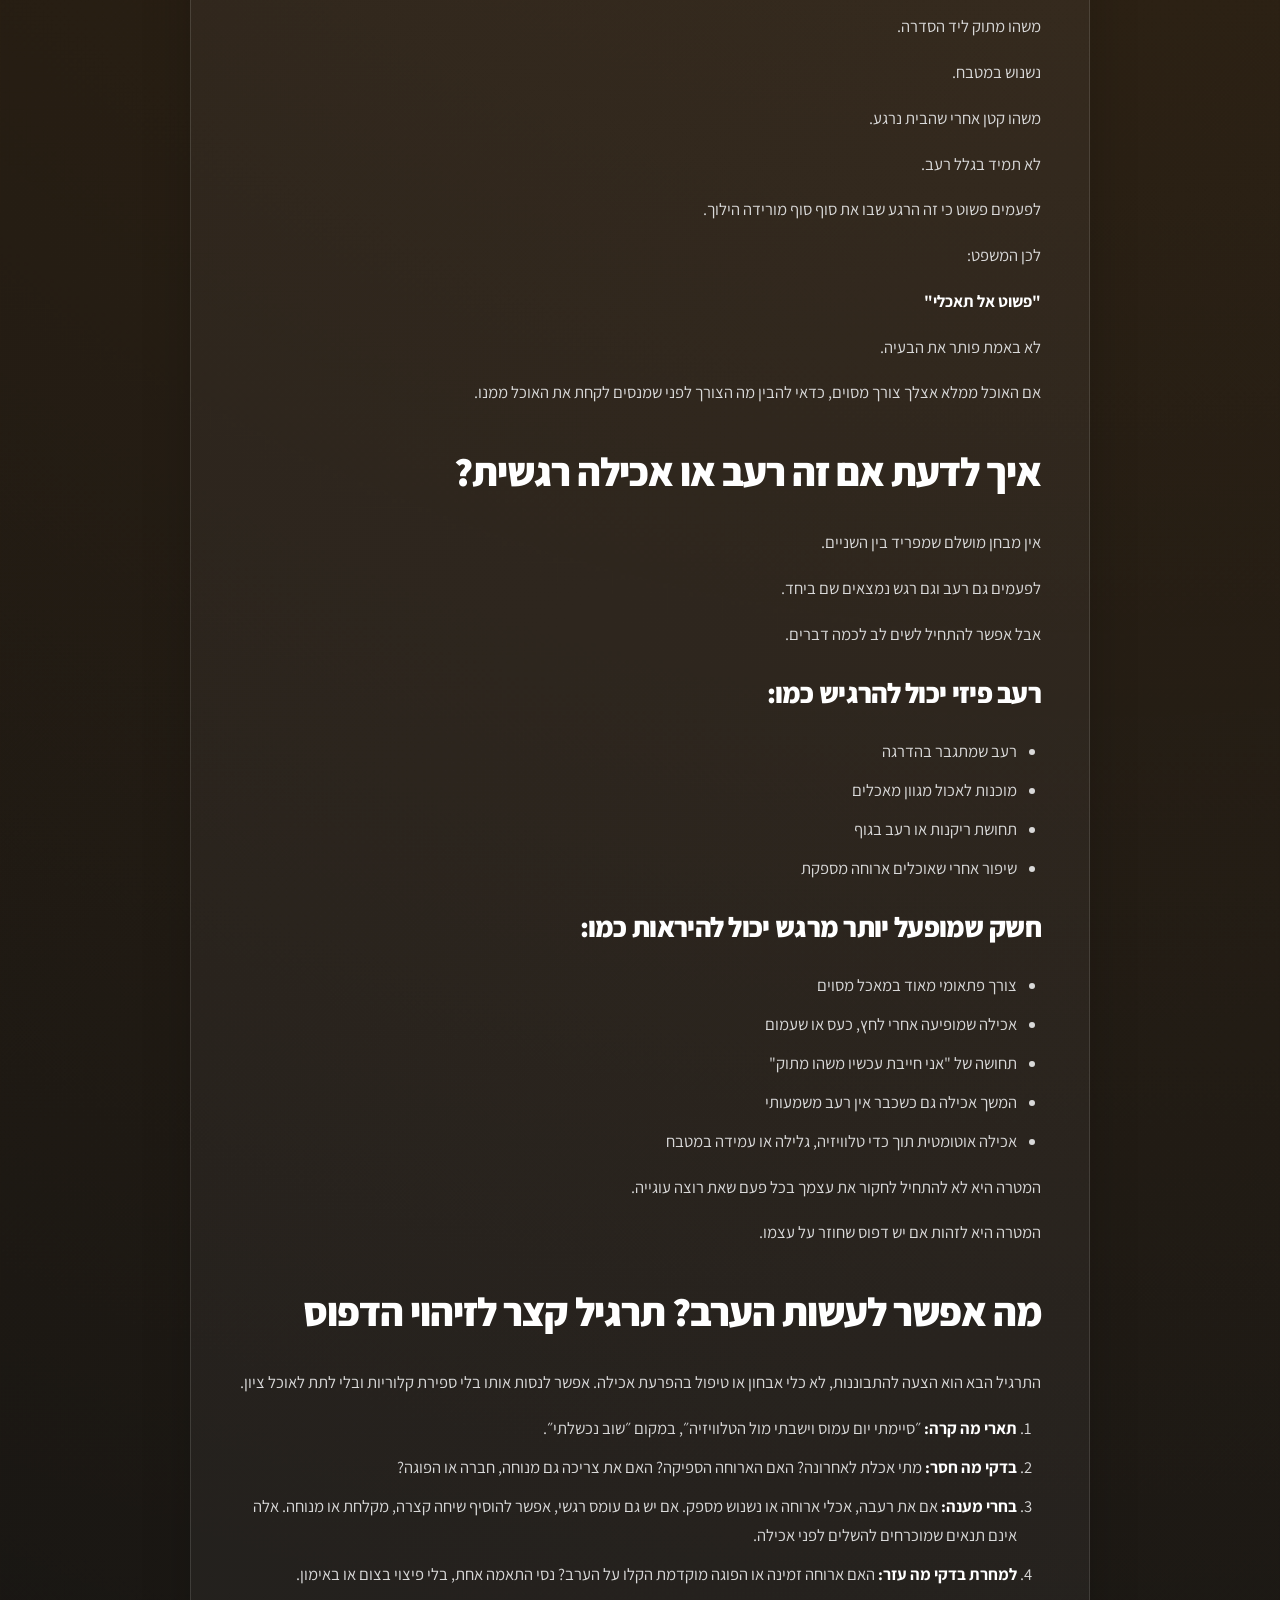
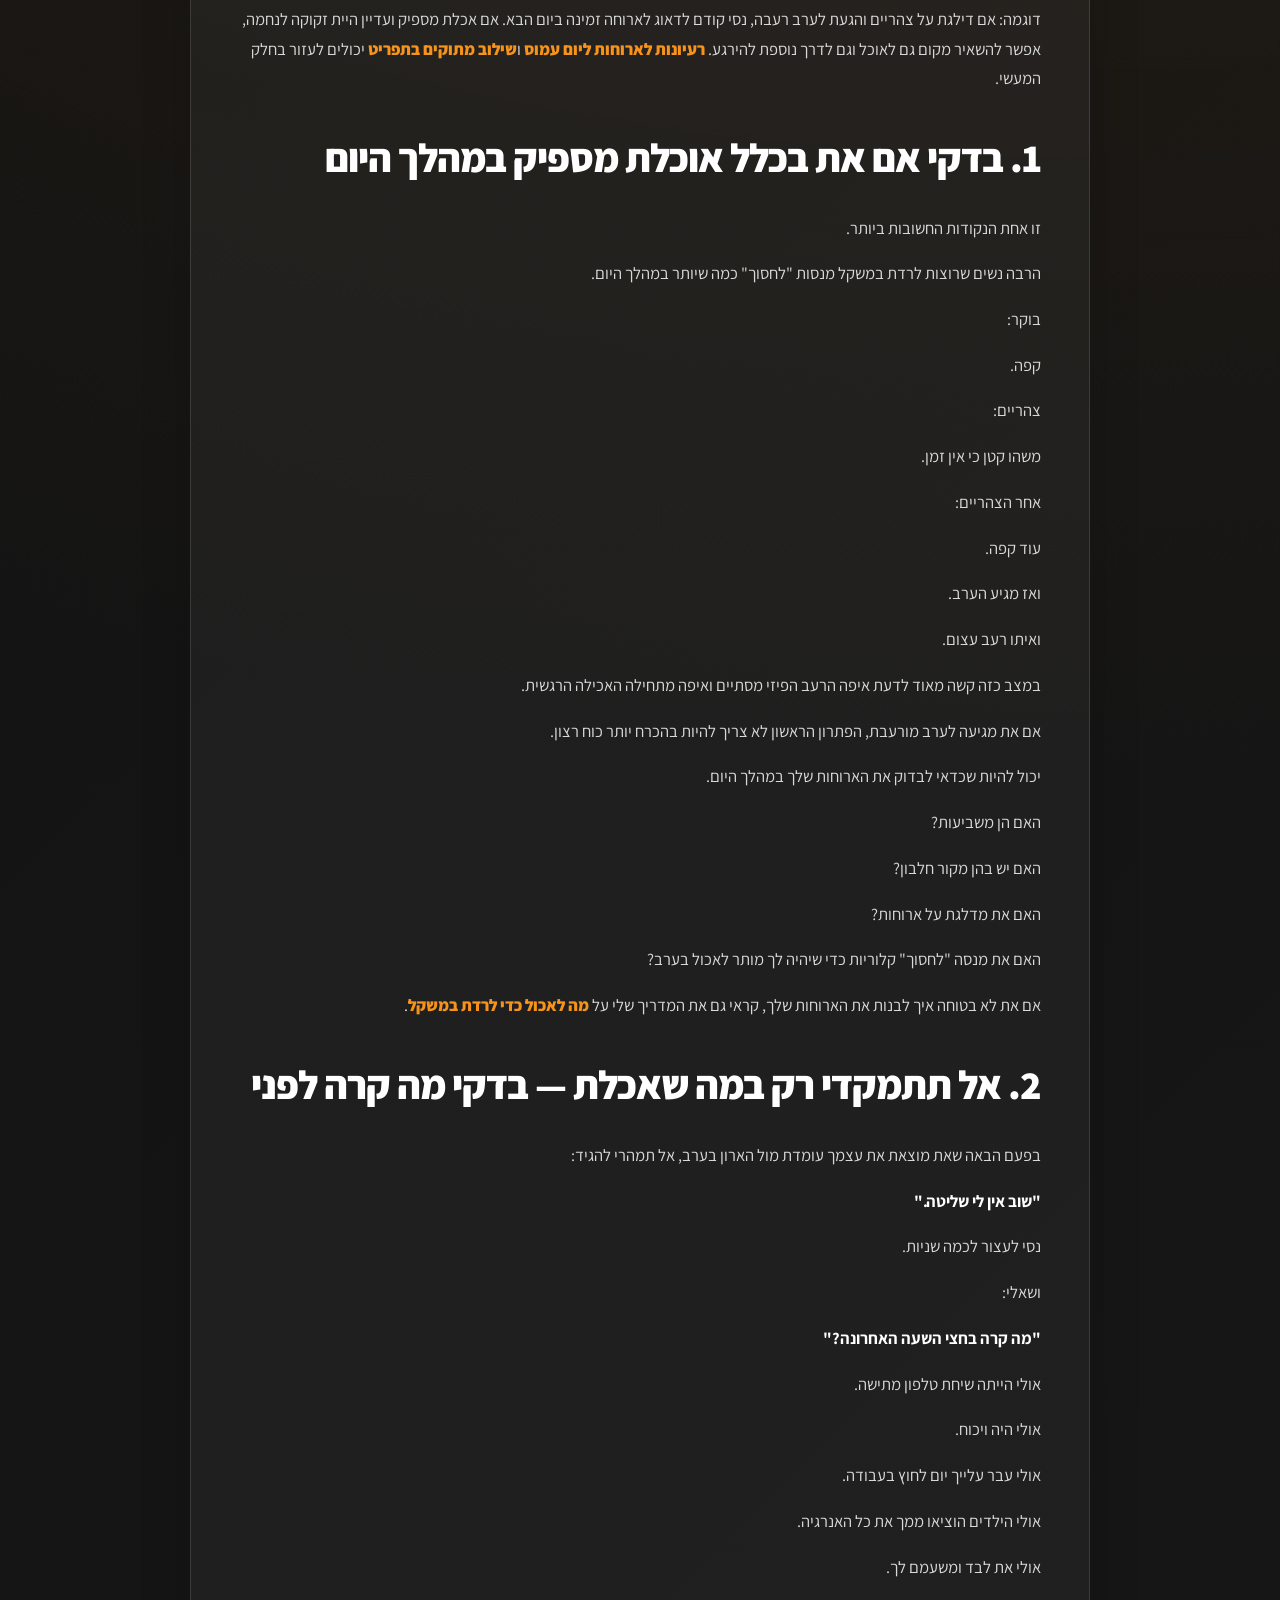
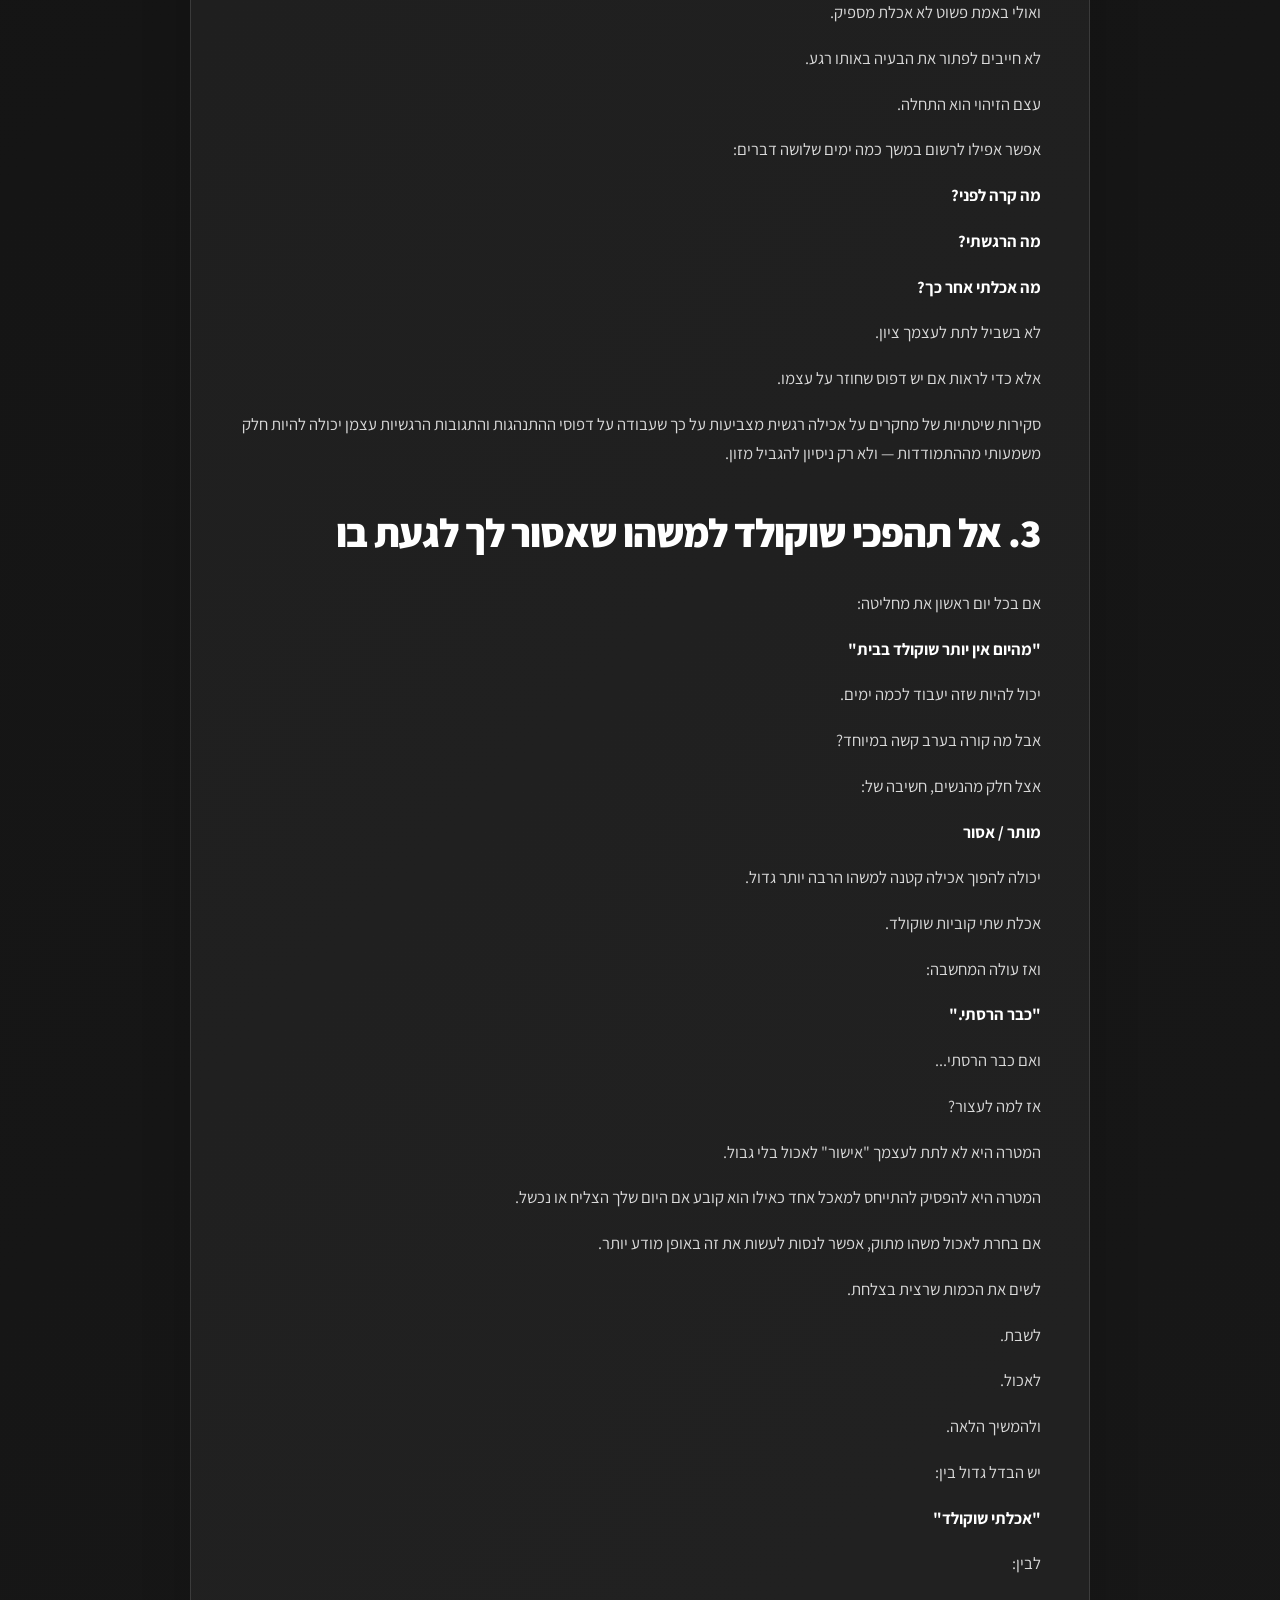
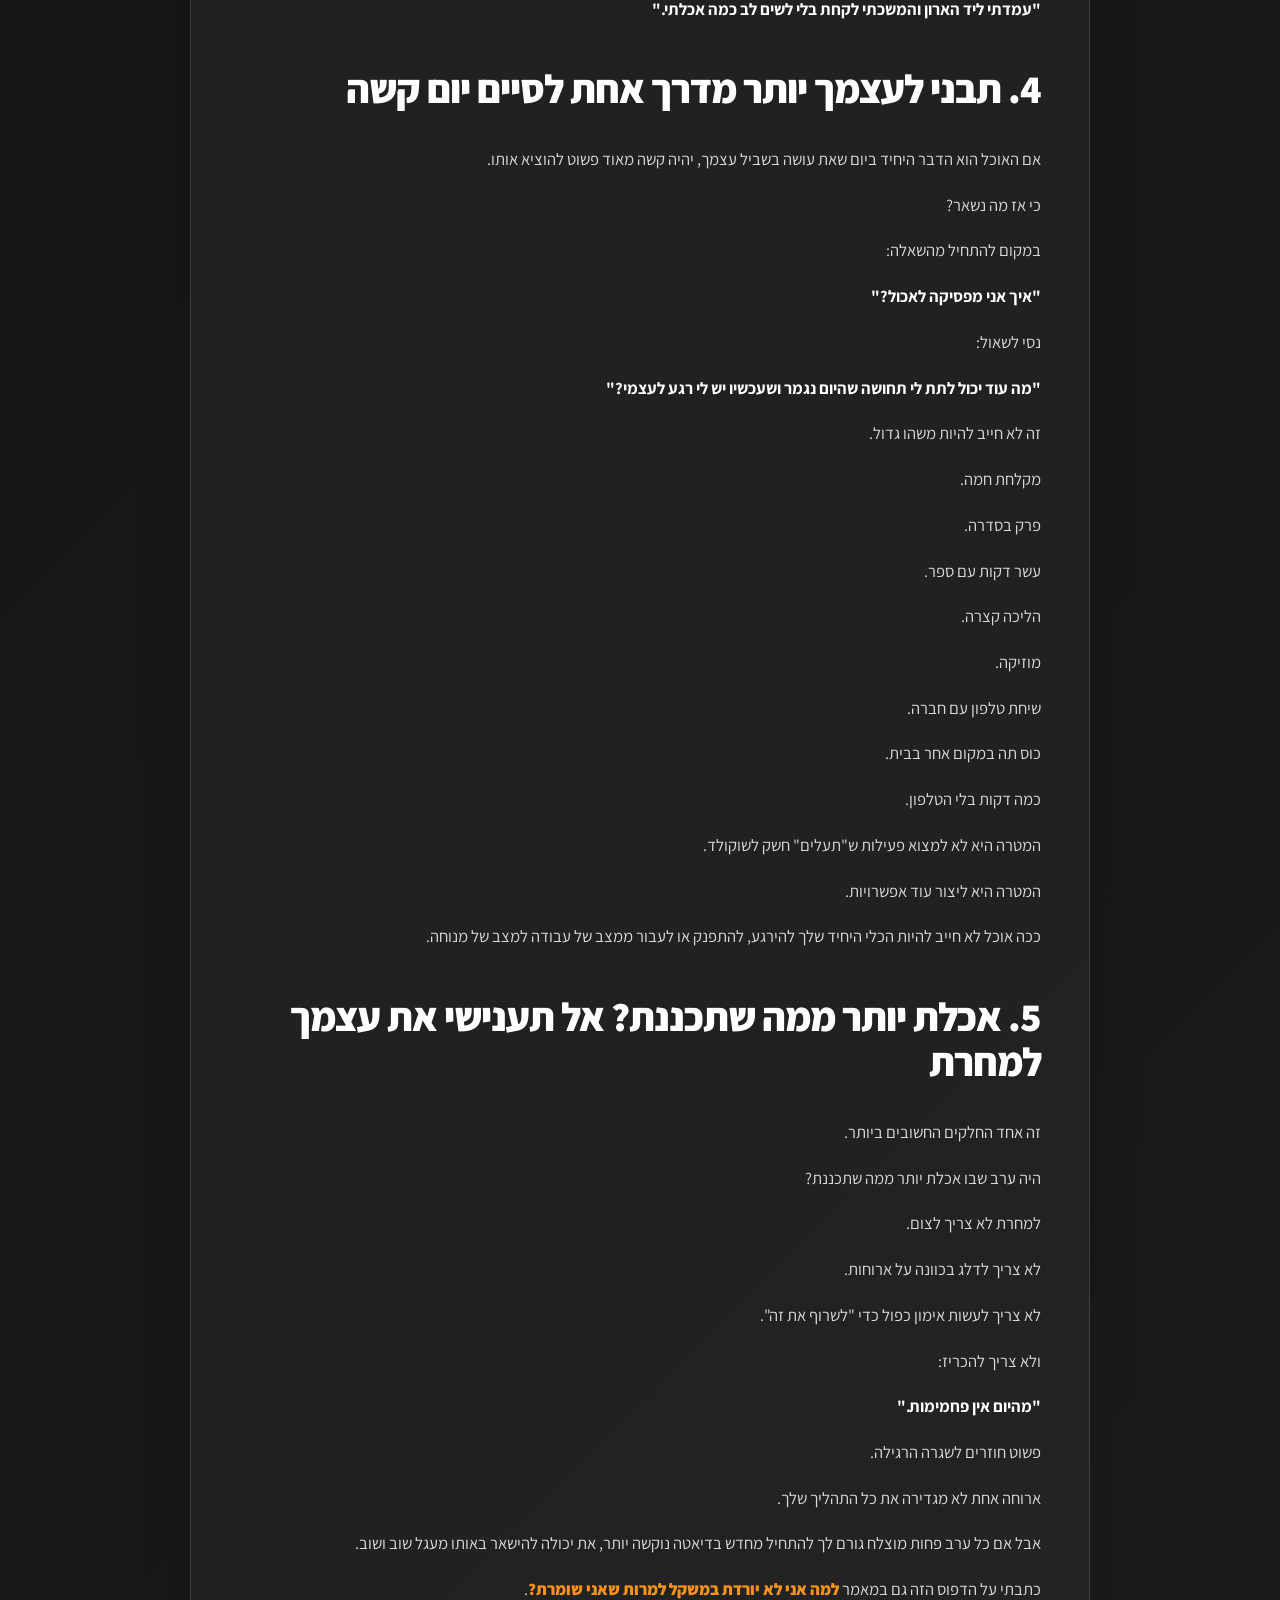
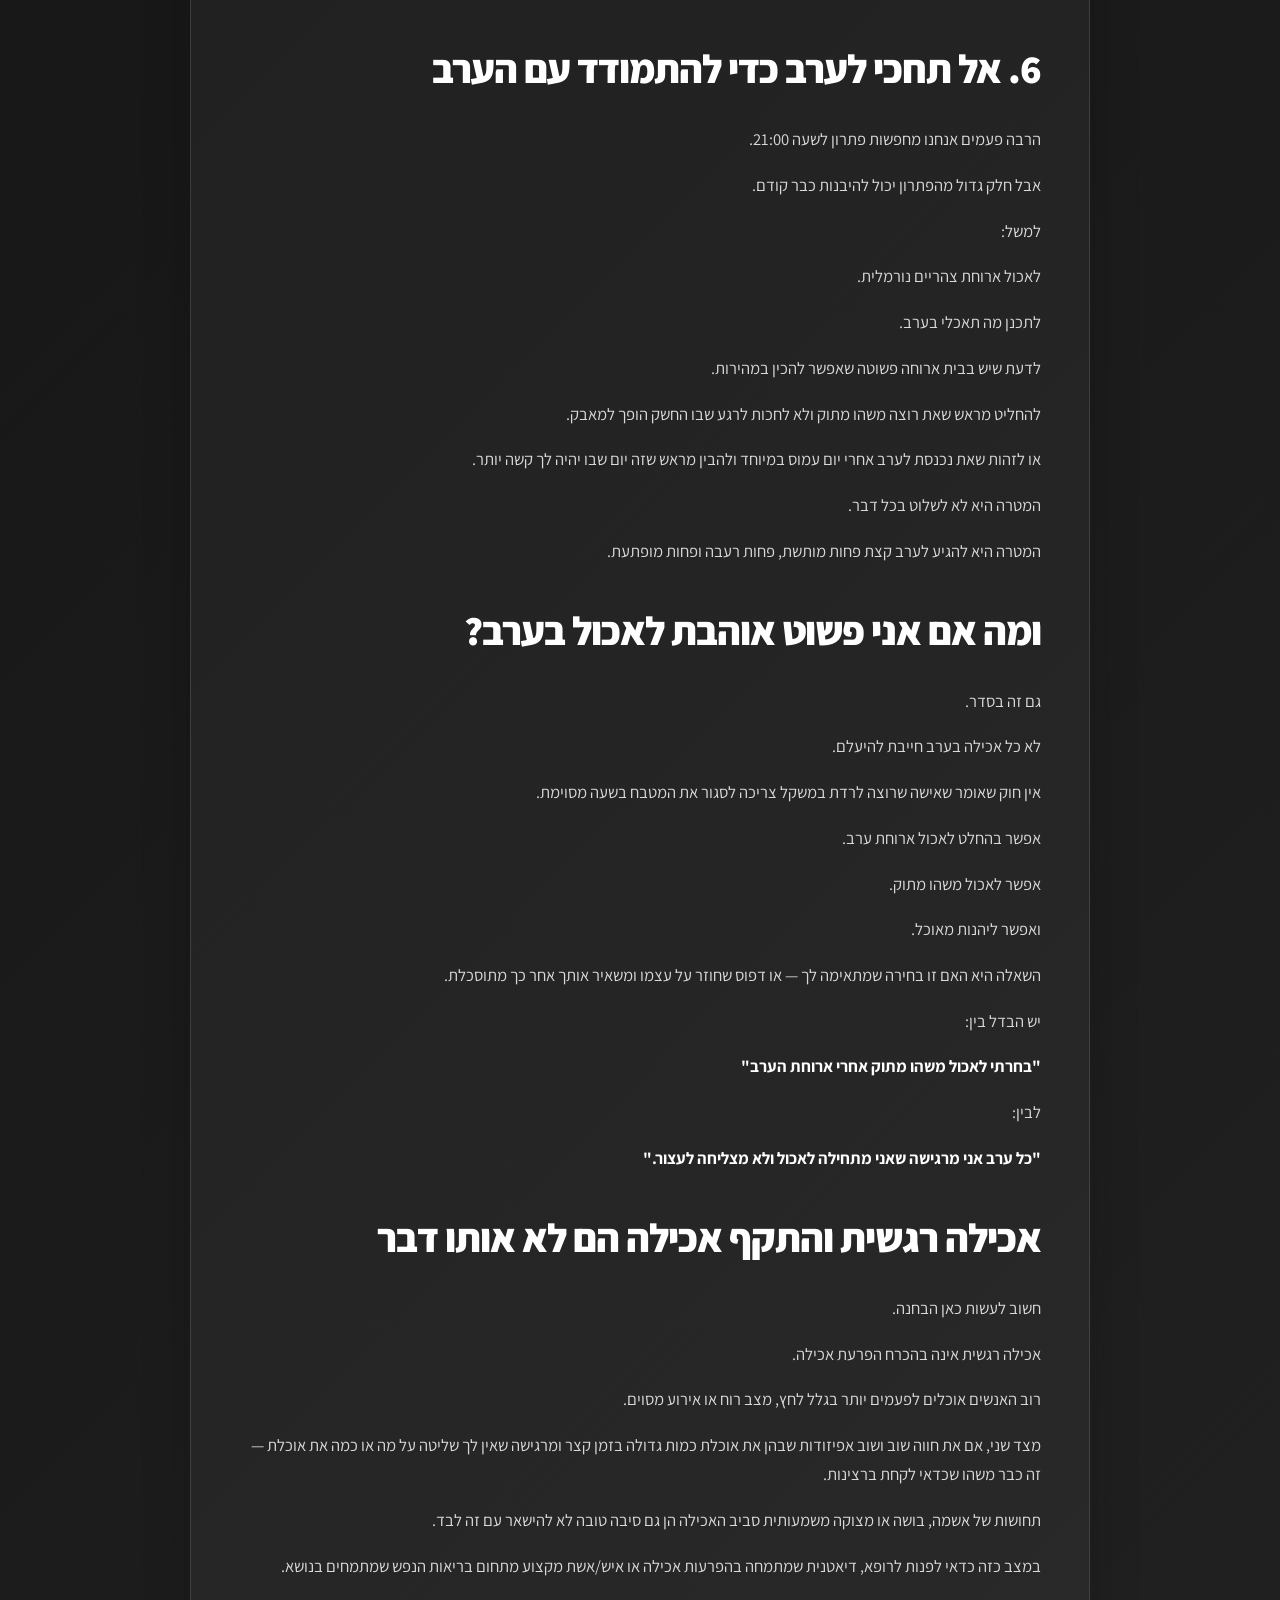
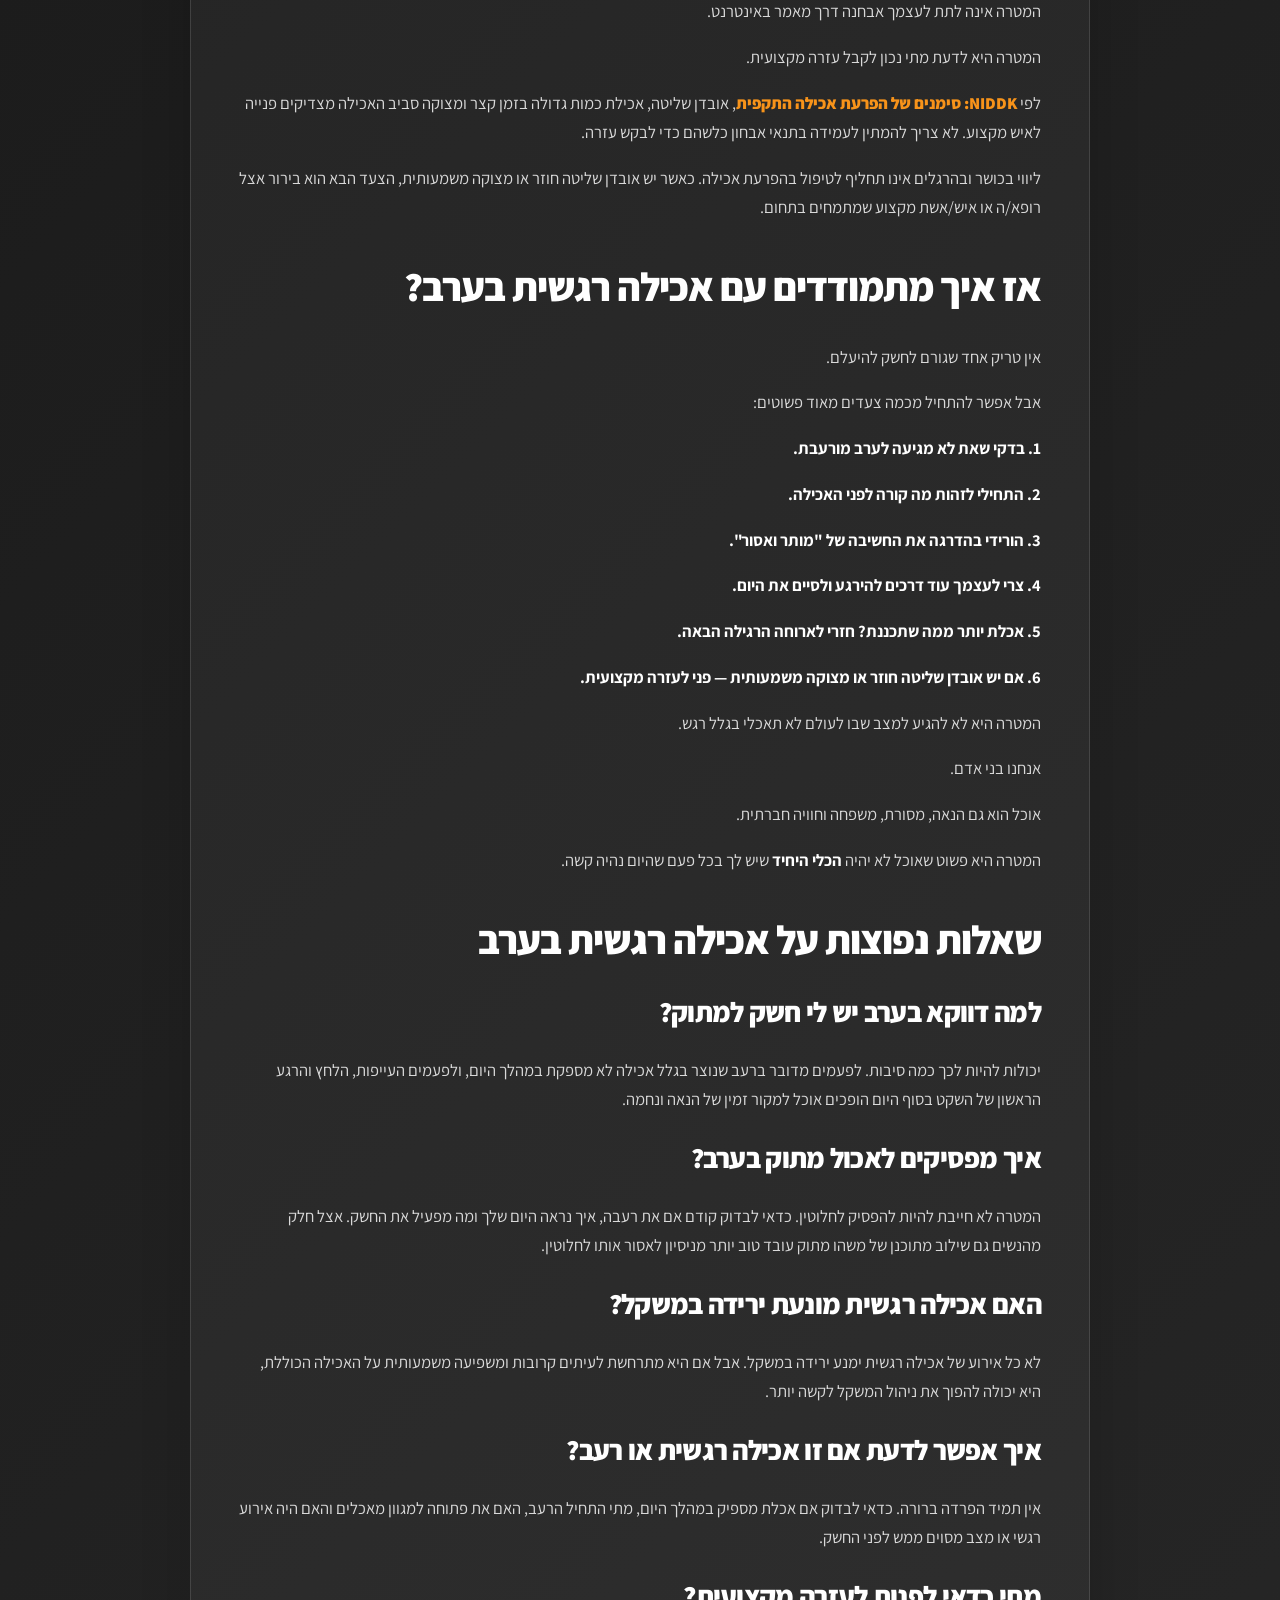
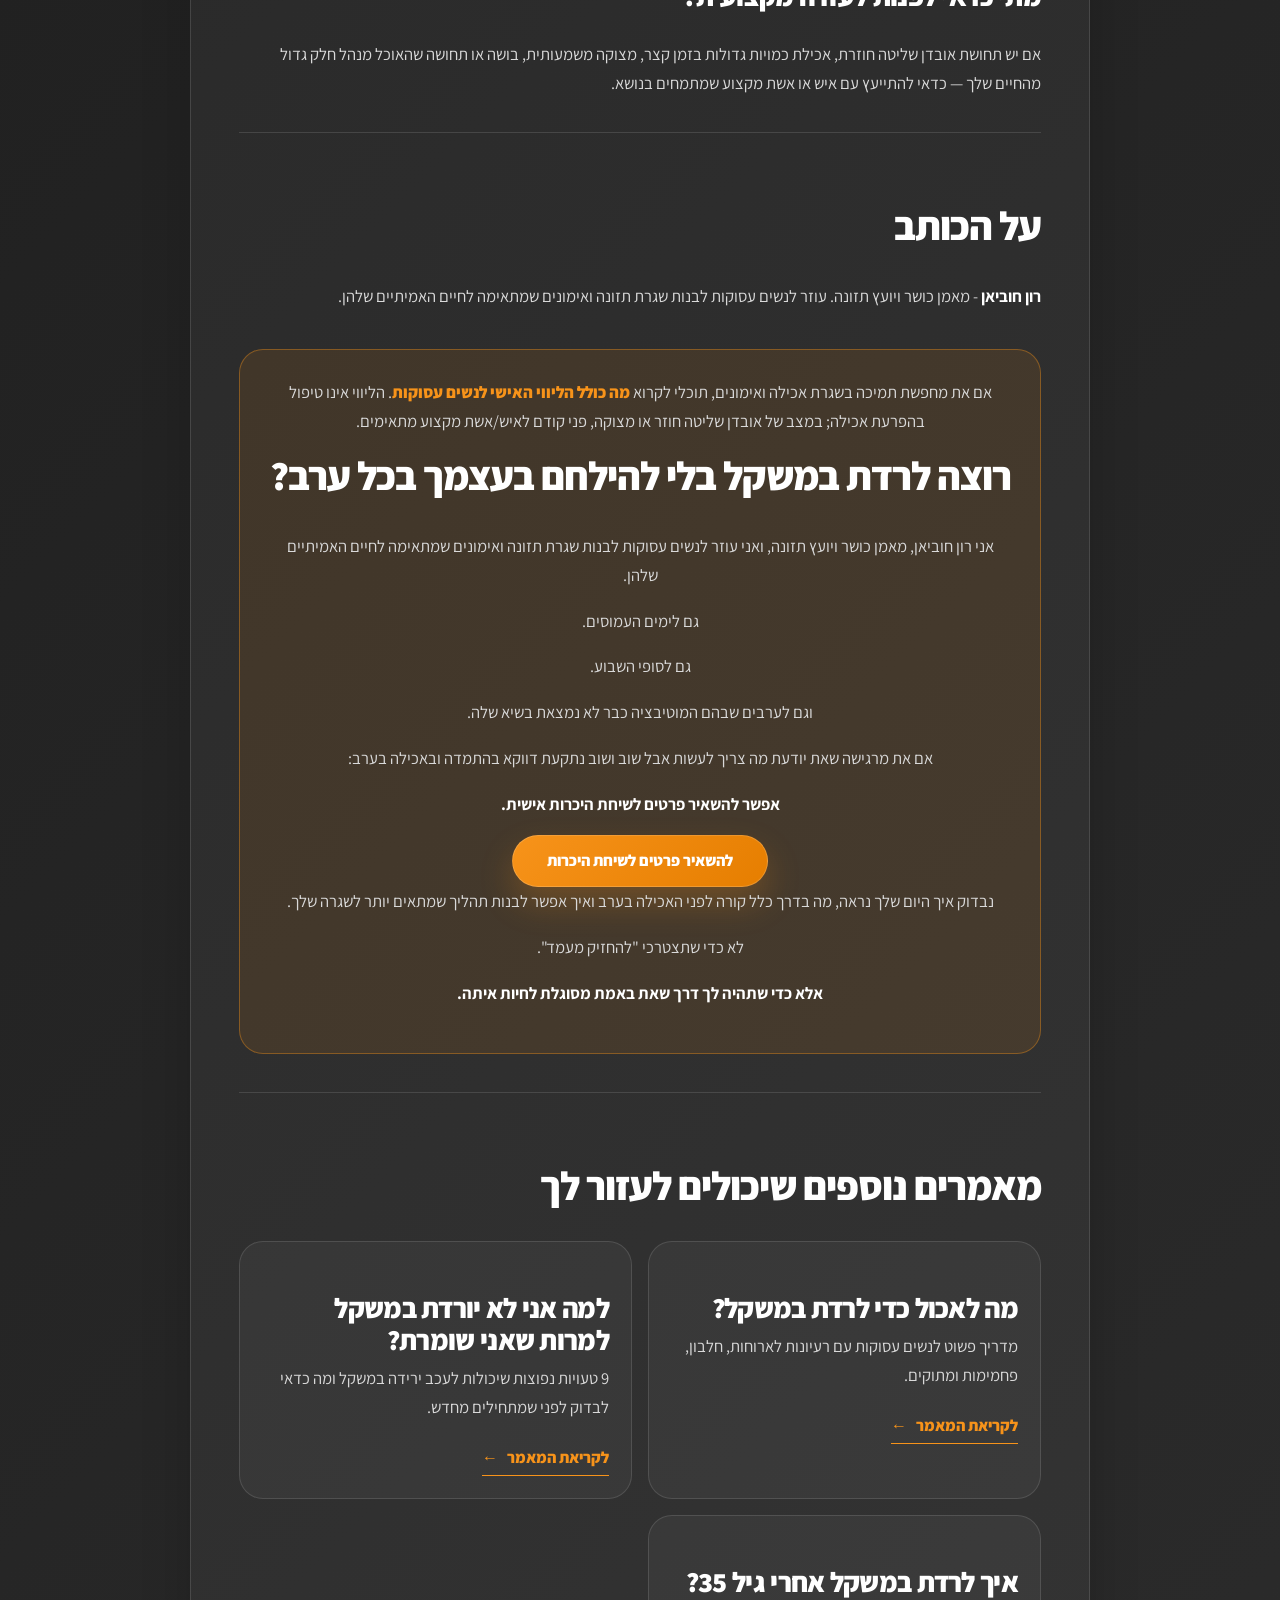
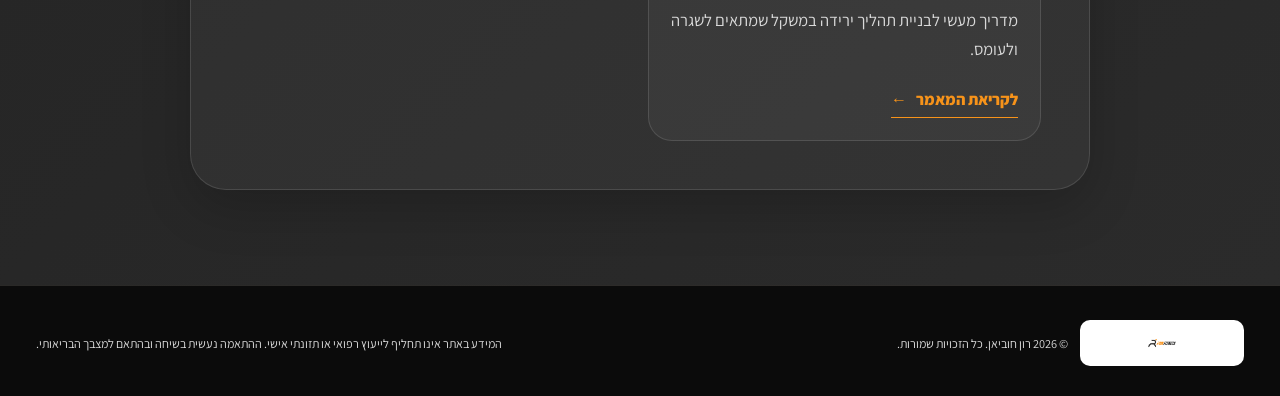
<file: blog/emotional-eating-at-night/index.html>
<!doctype html>
<html lang="he" dir="rtl">
  <head>
    <meta charset="UTF-8" />
    <meta name="viewport" content="width=device-width, initial-scale=1" />
    <meta name="description" content="לא מצליחה להפסיק לאכול בערב? גלי למה אכילה רגשית וחשק למתוק מופיעים דווקא בלילה, איך לזהות את הטריגר ומה יכול לעזור לך להתמודד בצורה טובה יותר." />
    <meta name="theme-color" content="#3a2119" />
    <meta property="og:type" content="article" />
    <meta property="og:title" content="אכילה רגשית בערב: למה זה קורה ואיך מתמודדים? | רון חוביאן" />
    <meta property="og:description" content="כל היום שמרת ודווקא בערב מגיע החשק למתוק? הנה הסיבות שיכולות לגרום לאכילה רגשית בערב, איך לזהות רעב מול טריגר רגשי ומה אפשר לעשות במקום להסתמך רק על כוח רצון." />
    <meta property="og:url" content="https://weightloss.ronhubian.com/blog/emotional-eating-at-night" />
    <meta property="article:author" content="רון חוביאן" />
    <meta property="article:published_time" content="2026-08-24" />
    <meta property="article:modified_time" content="2026-09-07" />
    <link rel="canonical" href="https://weightloss.ronhubian.com/blog/emotional-eating-at-night" />
    <title>אכילה רגשית בערב: למה זה קורה ואיך מתמודדים? | רון חוביאן</title>
    <script>document.documentElement.classList.add("js");</script>
    <link rel="preconnect" href="https://fonts.googleapis.com" />
    <link rel="preconnect" href="https://fonts.gstatic.com" crossorigin />
    <link href="https://fonts.googleapis.com/css2?family=Assistant:wght@400;500;600;700;800&display=swap" rel="stylesheet" />
    <link rel="stylesheet" href="/styles.css" />
    <script src="/script.js" defer></script>
    <script type="application/ld+json">
      {
            "@context": "https://schema.org",
            "@type": "BlogPosting",
            "headline": "אכילה רגשית בערב: למה זה קורה ואיך מתמודדים בלי להילחם באוכל?",
            "description": "לא מצליחה להפסיק לאכול בערב? גלי למה אכילה רגשית וחשק למתוק מופיעים דווקא בלילה, איך לזהות את הטריגר ומה יכול לעזור לך להתמודד בצורה טובה יותר.",
            "author": {
                  "@type": "Person",
                  "name": "רון חוביאן"
            },
            "publisher": {
                  "@type": "Organization",
                  "name": "RON FITNESS"
            },
            "datePublished": "2026-08-24",
            "dateModified": "2026-09-07",
            "mainEntityOfPage": {
                  "@type": "WebPage",
                  "@id": "https://weightloss.ronhubian.com/blog/emotional-eating-at-night"
            }
      }
    </script>
    <script type="application/ld+json">
      {
            "@context": "https://schema.org",
            "@type": "FAQPage",
            "mainEntity": [
                  {
                        "@type": "Question",
                        "name": "למה דווקא בערב יש לי חשק למתוק?",
                        "acceptedAnswer": {
                              "@type": "Answer",
                              "text": "יכולות להיות לכך כמה סיבות. לפעמים מדובר ברעב שנוצר בגלל אכילה לא מספקת במהלך היום, ולפעמים העייפות, הלחץ והרגע הראשון של השקט בסוף היום הופכים אוכל למקור זמין של הנאה ונחמה."
                        }
                  },
                  {
                        "@type": "Question",
                        "name": "איך מפסיקים לאכול מתוק בערב?",
                        "acceptedAnswer": {
                              "@type": "Answer",
                              "text": "המטרה לא חייבת להיות להפסיק לחלוטין. כדאי לבדוק קודם אם את רעבה, איך נראה היום שלך ומה מפעיל את החשק. אצל חלק מהנשים גם שילוב מתוכנן של משהו מתוק עובד טוב יותר מניסיון לאסור אותו לחלוטין."
                        }
                  },
                  {
                        "@type": "Question",
                        "name": "האם אכילה רגשית מונעת ירידה במשקל?",
                        "acceptedAnswer": {
                              "@type": "Answer",
                              "text": "לא כל אירוע של אכילה רגשית ימנע ירידה במשקל. אבל אם היא מתרחשת לעיתים קרובות ומשפיעה משמעותית על האכילה הכוללת, היא יכולה להפוך את ניהול המשקל לקשה יותר."
                        }
                  },
                  {
                        "@type": "Question",
                        "name": "איך אפשר לדעת אם זו אכילה רגשית או רעב?",
                        "acceptedAnswer": {
                              "@type": "Answer",
                              "text": "אין תמיד הפרדה ברורה. כדאי לבדוק אם אכלת מספיק במהלך היום, מתי התחיל הרעב, האם את פתוחה למגוון מאכלים והאם היה אירוע רגשי או מצב מסוים ממש לפני החשק."
                        }
                  },
                  {
                        "@type": "Question",
                        "name": "מתי כדאי לפנות לעזרה מקצועית?",
                        "acceptedAnswer": {
                              "@type": "Answer",
                              "text": "אם יש תחושת אובדן שליטה חוזרת, אכילת כמויות גדולות בזמן קצר, מצוקה משמעותית, בושה או תחושה שהאוכל מנהל חלק גדול מהחיים שלך - כדאי להתייעץ עם איש או אשת מקצוע שמתמחים בנושא."
                        }
                  }
            ]
      }
    </script>
  </head>
  <body class="article-page">
    <a class="skip-link" href="#main-content">דילוג לתוכן המרכזי</a>
    <header class="site-header"><div class="container header-inner"><a class="brand" href="/" aria-label="חזרה לדף הבית"><img class="brand-logo" src="/assets/ron-fitness-logo-white.png" alt="RON FITNESS" /></a><a class="header-cta" data-whatsapp href="#" target="_blank" rel="noopener noreferrer">בדיקת התאמה</a></div></header>
    <main id="main-content"><article class="article-shell"><div class="container article-container"><nav class="breadcrumbs" aria-label="פירורי לחם"><a href="/">בית</a><span aria-hidden="true">›</span><a href="/blog/">מאמרים</a><span aria-hidden="true">›</span><span>אכילה רגשית בערב</span></nav><header class="article-header reveal"><p class="eyebrow">אכילה רגשית והרגלים</p><h1>אכילה רגשית בערב: למה זה קורה ואיך מתמודדים בלי להילחם באוכל?</h1><div class="article-meta" aria-label="פרטי המאמר"><span>רון חוביאן</span><span>24.08.2026</span><span>עודכן: 07.09.2026</span><span>זמן קריאה: 8 דקות</span></div></header><div class="article-content">
            <p><strong>אם האכילה בערב מרגישה אוטומטית, התחילי מבדיקה עדינה: האם את רעבה, מה קרה לפני החשק ומה יכול לעזור עכשיו?</strong> רעב ורגש יכולים להופיע יחד; אין צורך להוכיח שהרעב ״אמיתי״ כדי לאכול.</p>
            <p>כל היום הצלחת לשמור.</p>
            <p>בבוקר שתית קפה.</p>
            <p>בצהריים אכלת ארוחה מסודרת.</p>
            <p>אפילו ויתרת על העוגיות שהיו במשרד.</p>
            <p>ואז מגיע הערב.</p>
            <p>הילדים סוף סוף נרדמו, סיימת את המטלות, הבית נהיה קצת יותר שקט — ופתאום מתחשק לך משהו מתוק.</p>
            <p>את לוקחת קוביית שוקולד.</p>
            <p>אחריה עוד אחת.</p>
            <p>ואז אולי משהו מלוח.</p>
            <p>ואחרי שסיימת מגיעה המחשבה:</p>
            <p><strong>&quot;למה שוב עשיתי את זה?&quot;</strong></p>
            <p>אם את מזהה את עצמך בסיטואציה הזאת, יכול להיות שאת חווה <strong>אכילה רגשית בערב</strong>.</p>
            <p>אבל לפני שאת מחליטה שפשוט &quot;אין לך כוח רצון&quot;, כדאי להבין משהו חשוב:</p>
            <p>לא כל אכילה בערב היא אכילה רגשית.</p>
            <p>לפעמים את פשוט רעבה.</p>
            <p>ולפעמים אוכל הפך להיות הדרך הכי זמינה שלך לסיים יום עמוס, להירגע או לקבל כמה דקות של הנאה.</p>
            <p>כדי לשנות את הדפוס, צריך קודם להבין מה באמת קורה.</p>

            <h2>מהי אכילה רגשית?</h2>
            <p>אכילה רגשית מתארת מצב שבו אנחנו פונות לאוכל בתגובה לרגשות או למצבים מסוימים — ולא רק בגלל רעב פיזי.</p>
            <p>זה יכול לקרות בגלל:</p>
            <ul>
              <li>לחץ</li>
              <li>עייפות</li>
              <li>שעמום</li>
              <li>עצב</li>
              <li>תסכול</li>
              <li>בדידות</li>
              <li>יום עמוס במיוחד</li>
              <li>או אפילו התחושה של <strong>&quot;מגיע לי משהו אחרי היום הזה&quot;</strong></li>
            </ul>
            <p>אבל חשוב לא להפוך כל חשק למתוק לבעיה פסיכולוגית.</p>
            <p>אוכל הוא גם הנאה.</p>
            <p>לפעמים פשוט בא לנו שוקולד.</p>
            <p>ולפעמים הגוף באמת צריך אוכל.</p>
            <p>לכן כשאישה אומרת לי:</p>
            <p><strong>&quot;אני לא מצליחה להפסיק לאכול בערב&quot;</strong></p>
            <p>אני לא מסתכל רק על מה שקורה בשעה 21:00.</p>
            <p>אני רוצה להבין קודם איך נראה כל היום שקדם לה.</p>

            <h2>למה דווקא בערב מתחשק לי לאכול?</h2>
            <p>תחשבי על יום רגיל של אישה עסוקה.</p>
            <p>מהרגע שקמת את בתנועה.</p>
            <p>עבודה.</p>
            <p>טלפונים.</p>
            <p>ילדים.</p>
            <p>סידורים.</p>
            <p>בית.</p>
            <p>משימות.</p>
            <p>במשך שעות את עסוקה במה שכולם צריכים ממך.</p>
            <p>ואז מגיע הערב.</p>
            <p>פתאום אין פגישה.</p>
            <p>אין עוד משימה דחופה.</p>
            <p>הילדים במיטה.</p>
            <p>וזו אולי הפעם הראשונה באותו יום שבה יש לך רגע שהוא רק שלך.</p>
            <p>ואוכל יכול בקלות להפוך לרגע הזה.</p>
            <p>משהו מתוק ליד הסדרה.</p>
            <p>נשנוש במטבח.</p>
            <p>משהו קטן אחרי שהבית נרגע.</p>
            <p>לא תמיד בגלל רעב.</p>
            <p>לפעמים פשוט כי זה הרגע שבו את סוף סוף מורידה הילוך.</p>
            <p>לכן המשפט:</p>
            <p><strong>&quot;פשוט אל תאכלי&quot;</strong></p>
            <p>לא באמת פותר את הבעיה.</p>
            <p>אם האוכל ממלא אצלך צורך מסוים, כדאי להבין מה הצורך לפני שמנסים לקחת את האוכל ממנו.</p>

            <h2>איך לדעת אם זה רעב או אכילה רגשית?</h2>
            <p>אין מבחן מושלם שמפריד בין השניים.</p>
            <p>לפעמים גם רעב וגם רגש נמצאים שם ביחד.</p>
            <p>אבל אפשר להתחיל לשים לב לכמה דברים.</p>

              <h3>רעב פיזי יכול להרגיש כמו:</h3>
            <ul>
              <li>רעב שמתגבר בהדרגה</li>
              <li>מוכנות לאכול מגוון מאכלים</li>
              <li>תחושת ריקנות או רעב בגוף</li>
              <li>שיפור אחרי שאוכלים ארוחה מספקת</li>
            </ul>

              <h3>חשק שמופעל יותר מרגש יכול להיראות כמו:</h3>
            <ul>
              <li>צורך פתאומי מאוד במאכל מסוים</li>
              <li>אכילה שמופיעה אחרי לחץ, כעס או שעמום</li>
              <li>תחושה של &quot;אני חייבת עכשיו משהו מתוק&quot;</li>
              <li>המשך אכילה גם כשכבר אין רעב משמעותי</li>
              <li>אכילה אוטומטית תוך כדי טלוויזיה, גלילה או עמידה במטבח</li>
            </ul>
            <p>המטרה היא לא להתחיל לחקור את עצמך בכל פעם שאת רוצה עוגייה.</p>
            <p>המטרה היא לזהות אם יש דפוס שחוזר על עצמו.</p>

            <h2>מה אפשר לעשות הערב? תרגיל קצר לזיהוי הדפוס</h2>
            <p>התרגיל הבא הוא הצעה להתבוננות, לא כלי אבחון או טיפול בהפרעת אכילה. אפשר לנסות אותו בלי ספירת קלוריות ובלי לתת לאוכל ציון.</p>
            <ol>
              <li><strong>תארי מה קרה:</strong> ״סיימתי יום עמוס וישבתי מול הטלוויזיה״, במקום ״שוב נכשלתי״.</li>
              <li><strong>בדקי מה חסר:</strong> מתי אכלת לאחרונה? האם הארוחה הספיקה? האם את צריכה גם מנוחה, חברה או הפוגה?</li>
              <li><strong>בחרי מענה:</strong> אם את רעבה, אכלי ארוחה או נשנוש מספק. אם יש גם עומס רגשי, אפשר להוסיף שיחה קצרה, מקלחת או מנוחה. אלה אינם תנאים שמוכרחים להשלים לפני אכילה.</li>
              <li><strong>למחרת בדקי מה עזר:</strong> האם ארוחה זמינה או הפוגה מוקדמת הקלו על הערב? נסי התאמה אחת, בלי פיצוי בצום או באימון.</li>
            </ol>
            <p>דוגמה: אם דילגת על צהריים והגעת לערב רעבה, נסי קודם לדאוג לארוחה זמינה ביום הבא. אם אכלת מספיק ועדיין היית זקוקה לנחמה, אפשר להשאיר מקום גם לאוכל וגם לדרך נוספת להירגע. <a href="/blog/what-to-eat-to-lose-weight/">רעיונות לארוחות ליום עמוס</a> ו<a href="/blog/how-to-eat-sweets-and-lose-weight/">שילוב מתוקים בתפריט</a> יכולים לעזור בחלק המעשי.</p>

            <h2>1. בדקי אם את בכלל אוכלת מספיק במהלך היום</h2>
            <p>זו אחת הנקודות החשובות ביותר.</p>
            <p>הרבה נשים שרוצות לרדת במשקל מנסות &quot;לחסוך&quot; כמה שיותר במהלך היום.</p>
            <p>בוקר:</p>
            <p>קפה.</p>
            <p>צהריים:</p>
            <p>משהו קטן כי אין זמן.</p>
            <p>אחר הצהריים:</p>
            <p>עוד קפה.</p>
            <p>ואז מגיע הערב.</p>
            <p>ואיתו רעב עצום.</p>
            <p>במצב כזה קשה מאוד לדעת איפה הרעב הפיזי מסתיים ואיפה מתחילה האכילה הרגשית.</p>
            <p>אם את מגיעה לערב מורעבת, הפתרון הראשון לא צריך להיות בהכרח יותר כוח רצון.</p>
            <p>יכול להיות שכדאי לבדוק את הארוחות שלך במהלך היום.</p>
            <p>האם הן משביעות?</p>
            <p>האם יש בהן מקור חלבון?</p>
            <p>האם את מדלגת על ארוחות?</p>
            <p>האם את מנסה &quot;לחסוך&quot; קלוריות כדי שיהיה לך מותר לאכול בערב?</p>
            <p>אם את לא בטוחה איך לבנות את הארוחות שלך, קראי גם את המדריך שלי על <a href="/blog/what-to-eat-to-lose-weight/">מה לאכול כדי לרדת במשקל</a>.</p>

            <h2>2. אל תתמקדי רק במה שאכלת — בדקי מה קרה לפני</h2>
            <p>בפעם הבאה שאת מוצאת את עצמך עומדת מול הארון בערב, אל תמהרי להגיד:</p>
            <p><strong>&quot;שוב אין לי שליטה.&quot;</strong></p>
            <p>נסי לעצור לכמה שניות.</p>
            <p>ושאלי:</p>
            <p><strong>&quot;מה קרה בחצי השעה האחרונה?&quot;</strong></p>
            <p>אולי הייתה שיחת טלפון מתישה.</p>
            <p>אולי היה ויכוח.</p>
            <p>אולי עבר עלייך יום לחוץ בעבודה.</p>
            <p>אולי הילדים הוציאו ממך את כל האנרגיה.</p>
            <p>אולי את לבד ומשעמם לך.</p>
            <p>ואולי באמת פשוט לא אכלת מספיק.</p>
            <p>לא חייבים לפתור את הבעיה באותו רגע.</p>
            <p>עצם הזיהוי הוא התחלה.</p>
            <p>אפשר אפילו לרשום במשך כמה ימים שלושה דברים:</p>
            <p><strong>מה קרה לפני?</strong></p>
            <p><strong>מה הרגשתי?</strong></p>
            <p><strong>מה אכלתי אחר כך?</strong></p>
            <p>לא בשביל לתת לעצמך ציון.</p>
            <p>אלא כדי לראות אם יש דפוס שחוזר על עצמו.</p>
            <p>סקירות שיטתיות של מחקרים על אכילה רגשית מצביעות על כך שעבודה על דפוסי ההתנהגות והתגובות הרגשיות עצמן יכולה להיות חלק משמעותי מההתמודדות — ולא רק ניסיון להגביל מזון.</p>

            <h2>3. אל תהפכי שוקולד למשהו שאסור לך לגעת בו</h2>
            <p>אם בכל יום ראשון את מחליטה:</p>
            <p><strong>&quot;מהיום אין יותר שוקולד בבית&quot;</strong></p>
            <p>יכול להיות שזה יעבוד לכמה ימים.</p>
            <p>אבל מה קורה בערב קשה במיוחד?</p>
            <p>אצל חלק מהנשים, חשיבה של:</p>
            <p><strong>מותר / אסור</strong></p>
            <p>יכולה להפוך אכילה קטנה למשהו הרבה יותר גדול.</p>
            <p>אכלת שתי קוביות שוקולד.</p>
            <p>ואז עולה המחשבה:</p>
            <p><strong>&quot;כבר הרסתי.&quot;</strong></p>
            <p>ואם כבר הרסתי...</p>
            <p>אז למה לעצור?</p>
            <p>המטרה היא לא לתת לעצמך &quot;אישור&quot; לאכול בלי גבול.</p>
            <p>המטרה היא להפסיק להתייחס למאכל אחד כאילו הוא קובע אם היום שלך הצליח או נכשל.</p>
            <p>אם בחרת לאכול משהו מתוק, אפשר לנסות לעשות את זה באופן מודע יותר.</p>
            <p>לשים את הכמות שרצית בצלחת.</p>
            <p>לשבת.</p>
            <p>לאכול.</p>
            <p>ולהמשיך הלאה.</p>
            <p>יש הבדל גדול בין:</p>
            <p><strong>&quot;אכלתי שוקולד&quot;</strong></p>
            <p>לבין:</p>
            <p><strong>&quot;עמדתי ליד הארון והמשכתי לקחת בלי לשים לב כמה אכלתי.&quot;</strong></p>

            <h2>4. תבני לעצמך יותר מדרך אחת לסיים יום קשה</h2>
            <p>אם האוכל הוא הדבר היחיד ביום שאת עושה בשביל עצמך, יהיה קשה מאוד פשוט להוציא אותו.</p>
            <p>כי אז מה נשאר?</p>
            <p>במקום להתחיל מהשאלה:</p>
            <p><strong>&quot;איך אני מפסיקה לאכול?&quot;</strong></p>
            <p>נסי לשאול:</p>
            <p><strong>&quot;מה עוד יכול לתת לי תחושה שהיום נגמר ושעכשיו יש לי רגע לעצמי?&quot;</strong></p>
            <p>זה לא חייב להיות משהו גדול.</p>
            <p>מקלחת חמה.</p>
            <p>פרק בסדרה.</p>
            <p>עשר דקות עם ספר.</p>
            <p>הליכה קצרה.</p>
            <p>מוזיקה.</p>
            <p>שיחת טלפון עם חברה.</p>
            <p>כוס תה במקום אחר בבית.</p>
            <p>כמה דקות בלי הטלפון.</p>
            <p>המטרה היא לא למצוא פעילות ש&quot;תעלים&quot; חשק לשוקולד.</p>
            <p>המטרה היא ליצור עוד אפשרויות.</p>
            <p>ככה אוכל לא חייב להיות הכלי היחיד שלך להירגע, להתפנק או לעבור ממצב של עבודה למצב של מנוחה.</p>

            <h2>5. אכלת יותר ממה שתכננת? אל תענישי את עצמך למחרת</h2>
            <p>זה אחד החלקים החשובים ביותר.</p>
            <p>היה ערב שבו אכלת יותר ממה שתכננת?</p>
            <p>למחרת לא צריך לצום.</p>
            <p>לא צריך לדלג בכוונה על ארוחות.</p>
            <p>לא צריך לעשות אימון כפול כדי &quot;לשרוף את זה&quot;.</p>
            <p>ולא צריך להכריז:</p>
            <p><strong>&quot;מהיום אין פחמימות.&quot;</strong></p>
            <p>פשוט חוזרים לשגרה הרגילה.</p>
            <p>ארוחה אחת לא מגדירה את כל התהליך שלך.</p>
            <p>אבל אם כל ערב פחות מוצלח גורם לך להתחיל מחדש בדיאטה נוקשה יותר, את יכולה להישאר באותו מעגל שוב ושוב.</p>
            <p>כתבתי על הדפוס הזה גם במאמר <a href="/blog/why-am-i-not-losing-weight/">למה אני לא יורדת במשקל למרות שאני שומרת?</a>.</p>

            <h2>6. אל תחכי לערב כדי להתמודד עם הערב</h2>
            <p>הרבה פעמים אנחנו מחפשות פתרון לשעה 21:00.</p>
            <p>אבל חלק גדול מהפתרון יכול להיבנות כבר קודם.</p>
            <p>למשל:</p>
            <p>לאכול ארוחת צהריים נורמלית.</p>
            <p>לתכנן מה תאכלי בערב.</p>
            <p>לדעת שיש בבית ארוחה פשוטה שאפשר להכין במהירות.</p>
            <p>להחליט מראש שאת רוצה משהו מתוק ולא לחכות לרגע שבו החשק הופך למאבק.</p>
            <p>או לזהות שאת נכנסת לערב אחרי יום עמוס במיוחד ולהבין מראש שזה יום שבו יהיה לך קשה יותר.</p>
            <p>המטרה היא לא לשלוט בכל דבר.</p>
            <p>המטרה היא להגיע לערב קצת פחות מותשת, פחות רעבה ופחות מופתעת.</p>

            <h2>ומה אם אני פשוט אוהבת לאכול בערב?</h2>
            <p>גם זה בסדר.</p>
            <p>לא כל אכילה בערב חייבת להיעלם.</p>
            <p>אין חוק שאומר שאישה שרוצה לרדת במשקל צריכה לסגור את המטבח בשעה מסוימת.</p>
            <p>אפשר בהחלט לאכול ארוחת ערב.</p>
            <p>אפשר לאכול משהו מתוק.</p>
            <p>ואפשר ליהנות מאוכל.</p>
            <p>השאלה היא האם זו בחירה שמתאימה לך — או דפוס שחוזר על עצמו ומשאיר אותך אחר כך מתוסכלת.</p>
            <p>יש הבדל בין:</p>
            <p><strong>&quot;בחרתי לאכול משהו מתוק אחרי ארוחת הערב&quot;</strong></p>
            <p>לבין:</p>
            <p><strong>&quot;כל ערב אני מרגישה שאני מתחילה לאכול ולא מצליחה לעצור.&quot;</strong></p>

            <h2>אכילה רגשית והתקף אכילה הם לא אותו דבר</h2>
            <p>חשוב לעשות כאן הבחנה.</p>
            <p>אכילה רגשית אינה בהכרח הפרעת אכילה.</p>
            <p>רוב האנשים אוכלים לפעמים יותר בגלל לחץ, מצב רוח או אירוע מסוים.</p>
            <p>מצד שני, אם את חווה שוב ושוב אפיזודות שבהן את אוכלת כמות גדולה בזמן קצר ומרגישה שאין לך שליטה על מה או כמה את אוכלת — זה כבר משהו שכדאי לקחת ברצינות.</p>
            <p>תחושות של אשמה, בושה או מצוקה משמעותית סביב האכילה הן גם סיבה טובה לא להישאר עם זה לבד.</p>
            <p>במצב כזה כדאי לפנות לרופא, דיאטנית שמתמחה בהפרעות אכילה או איש/אשת מקצוע מתחום בריאות הנפש שמתמחים בנושא.</p>
            <p>המטרה אינה לתת לעצמך אבחנה דרך מאמר באינטרנט.</p>
            <p>המטרה היא לדעת מתי נכון לקבל עזרה מקצועית.</p>
            <p>לפי <a href="https://www.niddk.nih.gov/health-information/weight-management/binge-eating-disorder/symptoms-causes">NIDDK: סימנים של הפרעת אכילה התקפית</a>, אובדן שליטה, אכילת כמות גדולה בזמן קצר ומצוקה סביב האכילה מצדיקים פנייה לאיש מקצוע. לא צריך להמתין לעמידה בתנאי אבחון כלשהם כדי לבקש עזרה.</p>
            <p>ליווי בכושר ובהרגלים אינו תחליף לטיפול בהפרעת אכילה. כאשר יש אובדן שליטה חוזר או מצוקה משמעותית, הצעד הבא הוא בירור אצל רופא/ה או איש/אשת מקצוע שמתמחים בתחום.</p>

            <h2>אז איך מתמודדים עם אכילה רגשית בערב?</h2>
            <p>אין טריק אחד שגורם לחשק להיעלם.</p>
            <p>אבל אפשר להתחיל מכמה צעדים מאוד פשוטים:</p>
            <p><strong>1. בדקי שאת לא מגיעה לערב מורעבת.</strong></p>
            <p><strong>2. התחילי לזהות מה קורה לפני האכילה.</strong></p>
            <p><strong>3. הורידי בהדרגה את החשיבה של &quot;מותר ואסור&quot;.</strong></p>
            <p><strong>4. צרי לעצמך עוד דרכים להירגע ולסיים את היום.</strong></p>
            <p><strong>5. אכלת יותר ממה שתכננת? חזרי לארוחה הרגילה הבאה.</strong></p>
            <p><strong>6. אם יש אובדן שליטה חוזר או מצוקה משמעותית — פני לעזרה מקצועית.</strong></p>
            <p>המטרה היא לא להגיע למצב שבו לעולם לא תאכלי בגלל רגש.</p>
            <p>אנחנו בני אדם.</p>
            <p>אוכל הוא גם הנאה, מסורת, משפחה וחוויה חברתית.</p>
            <p>המטרה היא פשוט שאוכל לא יהיה <strong>הכלי היחיד</strong> שיש לך בכל פעם שהיום נהיה קשה.</p>

            <section class="article-faq" aria-labelledby="faq-title">
              <h2 id="faq-title">שאלות נפוצות על אכילה רגשית בערב</h2>

              <h3>למה דווקא בערב יש לי חשק למתוק?</h3>
            <p>יכולות להיות לכך כמה סיבות. לפעמים מדובר ברעב שנוצר בגלל אכילה לא מספקת במהלך היום, ולפעמים העייפות, הלחץ והרגע הראשון של השקט בסוף היום הופכים אוכל למקור זמין של הנאה ונחמה.</p>

              <h3>איך מפסיקים לאכול מתוק בערב?</h3>
            <p>המטרה לא חייבת להיות להפסיק לחלוטין. כדאי לבדוק קודם אם את רעבה, איך נראה היום שלך ומה מפעיל את החשק. אצל חלק מהנשים גם שילוב מתוכנן של משהו מתוק עובד טוב יותר מניסיון לאסור אותו לחלוטין.</p>

              <h3>האם אכילה רגשית מונעת ירידה במשקל?</h3>
            <p>לא כל אירוע של אכילה רגשית ימנע ירידה במשקל. אבל אם היא מתרחשת לעיתים קרובות ומשפיעה משמעותית על האכילה הכוללת, היא יכולה להפוך את ניהול המשקל לקשה יותר.</p>

              <h3>איך אפשר לדעת אם זו אכילה רגשית או רעב?</h3>
            <p>אין תמיד הפרדה ברורה. כדאי לבדוק אם אכלת מספיק במהלך היום, מתי התחיל הרעב, האם את פתוחה למגוון מאכלים והאם היה אירוע רגשי או מצב מסוים ממש לפני החשק.</p>

              <h3>מתי כדאי לפנות לעזרה מקצועית?</h3>
            <p>אם יש תחושת אובדן שליטה חוזרת, אכילת כמויות גדולות בזמן קצר, מצוקה משמעותית, בושה או תחושה שהאוכל מנהל חלק גדול מהחיים שלך — כדאי להתייעץ עם איש או אשת מקצוע שמתמחים בנושא.</p>

            </section>

            <div class="article-author">
              <h2>על הכותב</h2>
              <p>
                <strong>רון חוביאן</strong> - מאמן כושר ויועץ תזונה. עוזר לנשים
                עסוקות לבנות שגרת תזונה ואימונים שמתאימה לחיים האמיתיים שלהן.
              </p>
            </div>

            <div class="article-cta-box article-cta-final">
              <p>אם את מחפשת תמיכה בשגרת אכילה ואימונים, תוכלי לקרוא <a href="/#personal-coaching" data-program-link>מה כולל הליווי האישי לנשים עסוקות</a>. הליווי אינו טיפול בהפרעת אכילה; במצב של אובדן שליטה חוזר או מצוקה, פני קודם לאיש/אשת מקצוע מתאימים.</p>
              <h2>רוצה לרדת במשקל בלי להילחם בעצמך בכל ערב?</h2>
            <p>אני רון חוביאן, מאמן כושר ויועץ תזונה, ואני עוזר לנשים עסוקות לבנות שגרת תזונה ואימונים שמתאימה לחיים האמיתיים שלהן.</p>
            <p>גם לימים העמוסים.</p>
            <p>גם לסופי השבוע.</p>
            <p>וגם לערבים שבהם המוטיבציה כבר לא נמצאת בשיא שלה.</p>
            <p>אם את מרגישה שאת יודעת מה צריך לעשות אבל שוב ושוב נתקעת דווקא בהתמדה ובאכילה בערב:</p>
            <p><strong>אפשר להשאיר פרטים לשיחת היכרות אישית.</strong></p>
              <a
                class="button button-primary"
                data-whatsapp
                href="#"
                target="_blank"
                rel="noopener noreferrer"
              >
                להשאיר פרטים לשיחת היכרות
              </a>
            <p>נבדוק איך היום שלך נראה, מה בדרך כלל קורה לפני האכילה בערב ואיך אפשר לבנות תהליך שמתאים יותר לשגרה שלך.</p>
            <p>לא כדי שתצטרכי &quot;להחזיק מעמד&quot;.</p>
            <p><strong>אלא כדי שתהיה לך דרך שאת באמת מסוגלת לחיות איתה.</strong></p>
            </div>

            <section class="related-articles" aria-labelledby="related-title">
              <h2 id="related-title">מאמרים נוספים שיכולים לעזור לך</h2>
              <div class="related-articles-grid">
                <article class="related-article-card">
                  <h3>מה לאכול כדי לרדת במשקל?</h3>
                  <p>מדריך פשוט לנשים עסוקות עם רעיונות לארוחות, חלבון, פחמימות ומתוקים.</p>
                  <a class="text-link" href="/blog/what-to-eat-to-lose-weight/">
                    לקריאת המאמר <span aria-hidden="true">←</span>
                  </a>
                </article>
                <article class="related-article-card">
                  <h3>למה אני לא יורדת במשקל למרות שאני שומרת?</h3>
                  <p>9 טעויות נפוצות שיכולות לעכב ירידה במשקל ומה כדאי לבדוק לפני שמתחילים מחדש.</p>
                  <a class="text-link" href="/blog/why-am-i-not-losing-weight/">
                    לקריאת המאמר <span aria-hidden="true">←</span>
                  </a>
                </article>
                <article class="related-article-card">
                  <h3>איך לרדת במשקל אחרי גיל 35?</h3>
                  <p>מדריך מעשי לבניית תהליך ירידה במשקל שמתאים לשגרה ולעומס.</p>
                  <a class="text-link" href="/blog/how-to-lose-weight-after-35/">
                    לקריאת המאמר <span aria-hidden="true">←</span>
                  </a>
                </article>
              </div>
            </section>
          </div></div></article></main>
    <footer class="site-footer"><div class="container footer-inner"><div class="footer-brand"><img src="/assets/ron-fitness-logo.png" alt="RON FITNESS" /><p>© <span id="current-year">2026</span> רון חוביאן. כל הזכויות שמורות.</p></div><p class="footer-note">המידע באתר אינו תחליף לייעוץ רפואי או תזונתי אישי. ההתאמה נעשית בשיחה ובהתאם למצבך הבריאותי.</p></div></footer>
    <a class="floating-whatsapp" data-whatsapp href="#" target="_blank" rel="noopener noreferrer" aria-label="בדיקת התאמה לתוכנית בוואטסאפ"><svg viewBox="0 0 24 24" aria-hidden="true"><path d="M20.52 3.48A11.82 11.82 0 0 0 12.1 0C5.55 0 .22 5.33.22 11.88c0 2.1.55 4.15 1.6 5.95L.12 24l6.32-1.66a11.9 11.9 0 0 0 5.65 1.44h.01c6.55 0 11.88-5.33 11.88-11.88 0-3.18-1.23-6.17-3.46-8.42ZM12.1 21.77h-.01a9.85 9.85 0 0 1-5.03-1.38l-.36-.21-3.75.98 1-3.65-.23-.38a9.82 9.82 0 0 1-1.51-5.25c0-5.45 4.44-9.89 9.9-9.89a9.82 9.82 0 0 1 6.99 2.9 9.83 9.83 0 0 1 2.9 7c-.01 5.45-4.45 9.88-9.9 9.88Zm5.42-7.41c-.3-.15-1.76-.87-2.03-.96-.27-.1-.47-.15-.67.15-.2.3-.77.96-.94 1.16-.17.2-.35.22-.65.07-.3-.15-1.25-.46-2.39-1.48a8.93 8.93 0 0 1-1.65-2.06c-.17-.3-.02-.46.13-.61.13-.13.3-.35.45-.52.15-.17.2-.3.3-.5.1-.2.05-.37-.02-.52-.08-.15-.67-1.61-.92-2.21-.24-.58-.48-.5-.67-.51h-.57c-.2 0-.52.07-.8.37-.27.3-1.04 1.02-1.04 2.48 0 1.47 1.07 2.88 1.22 3.08.15.2 2.1 3.2 5.08 4.49.71.3 1.26.49 1.7.63.71.22 1.36.19 1.87.11.57-.08 1.76-.72 2-1.41.25-.7.25-1.3.18-1.42-.08-.12-.28-.2-.58-.35Z" /></svg><span>בדיקת התאמה</span></a>
  </body>
</html>
</file>
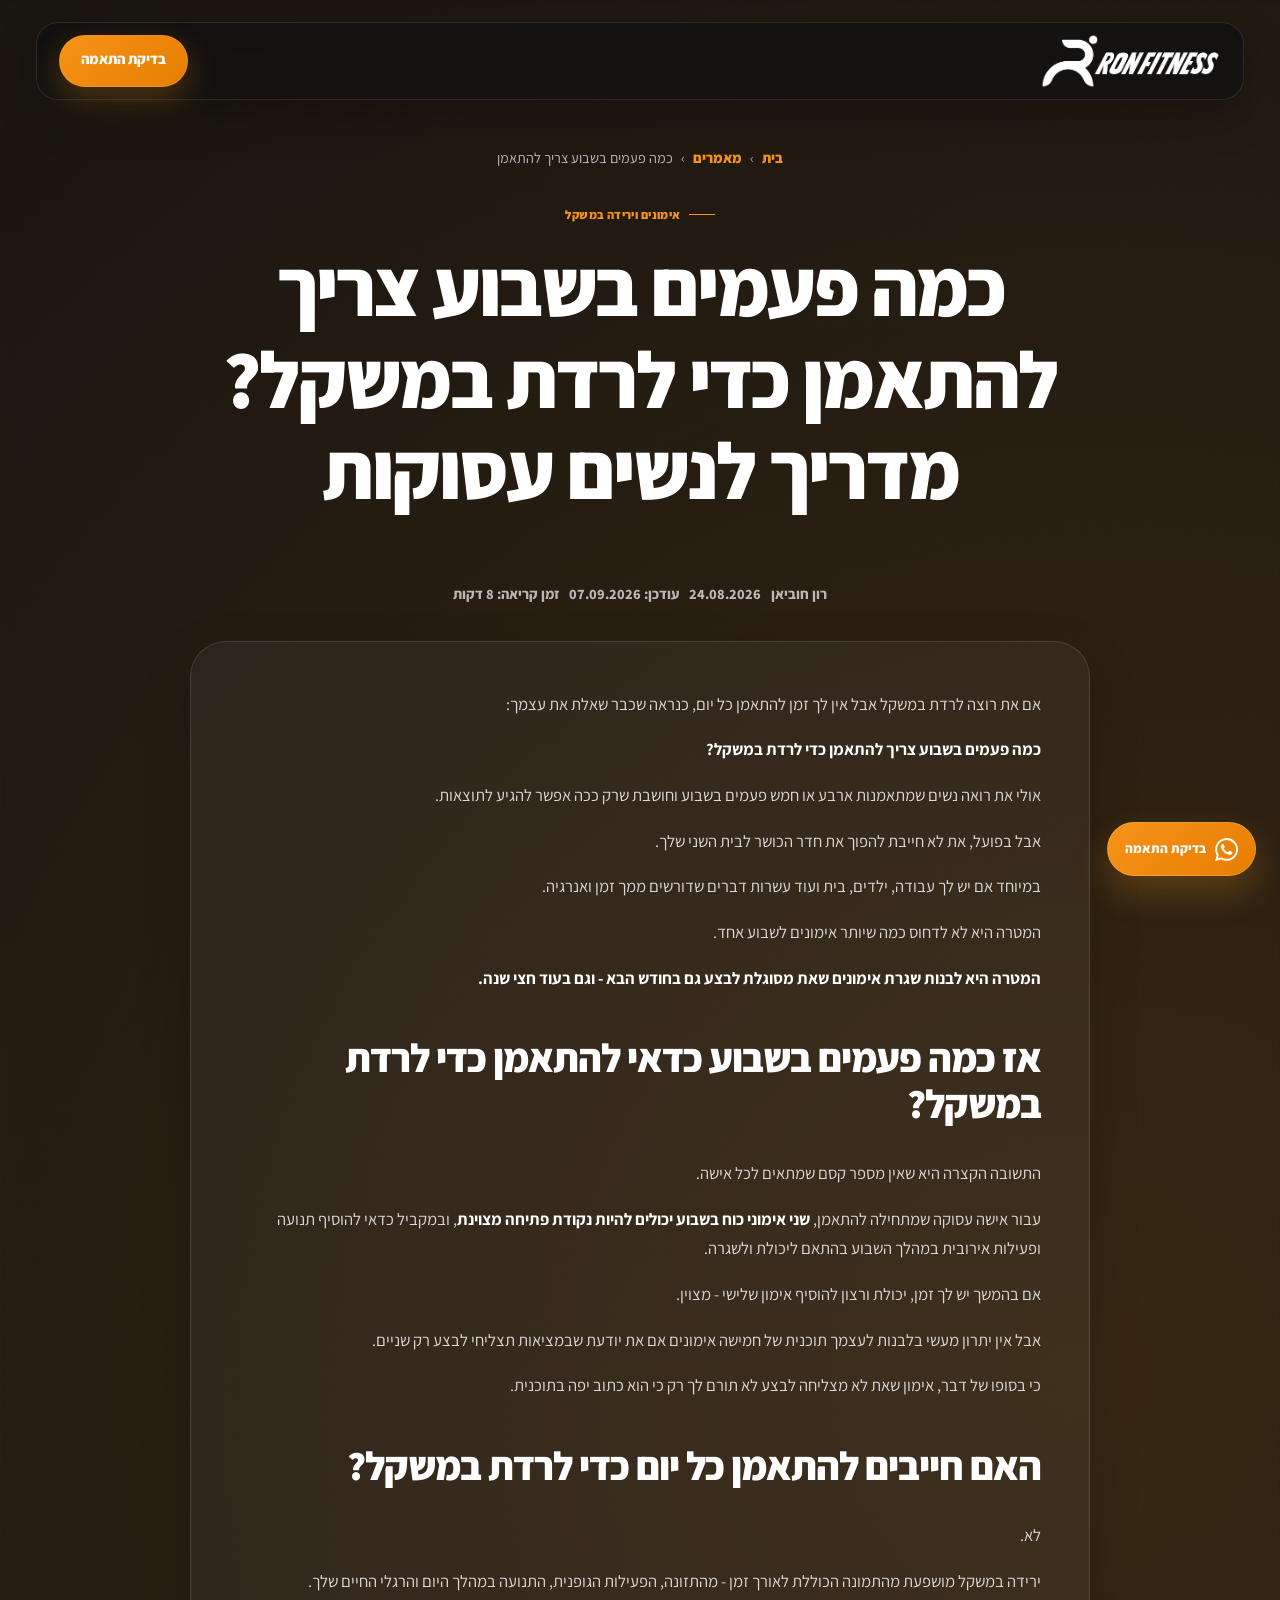
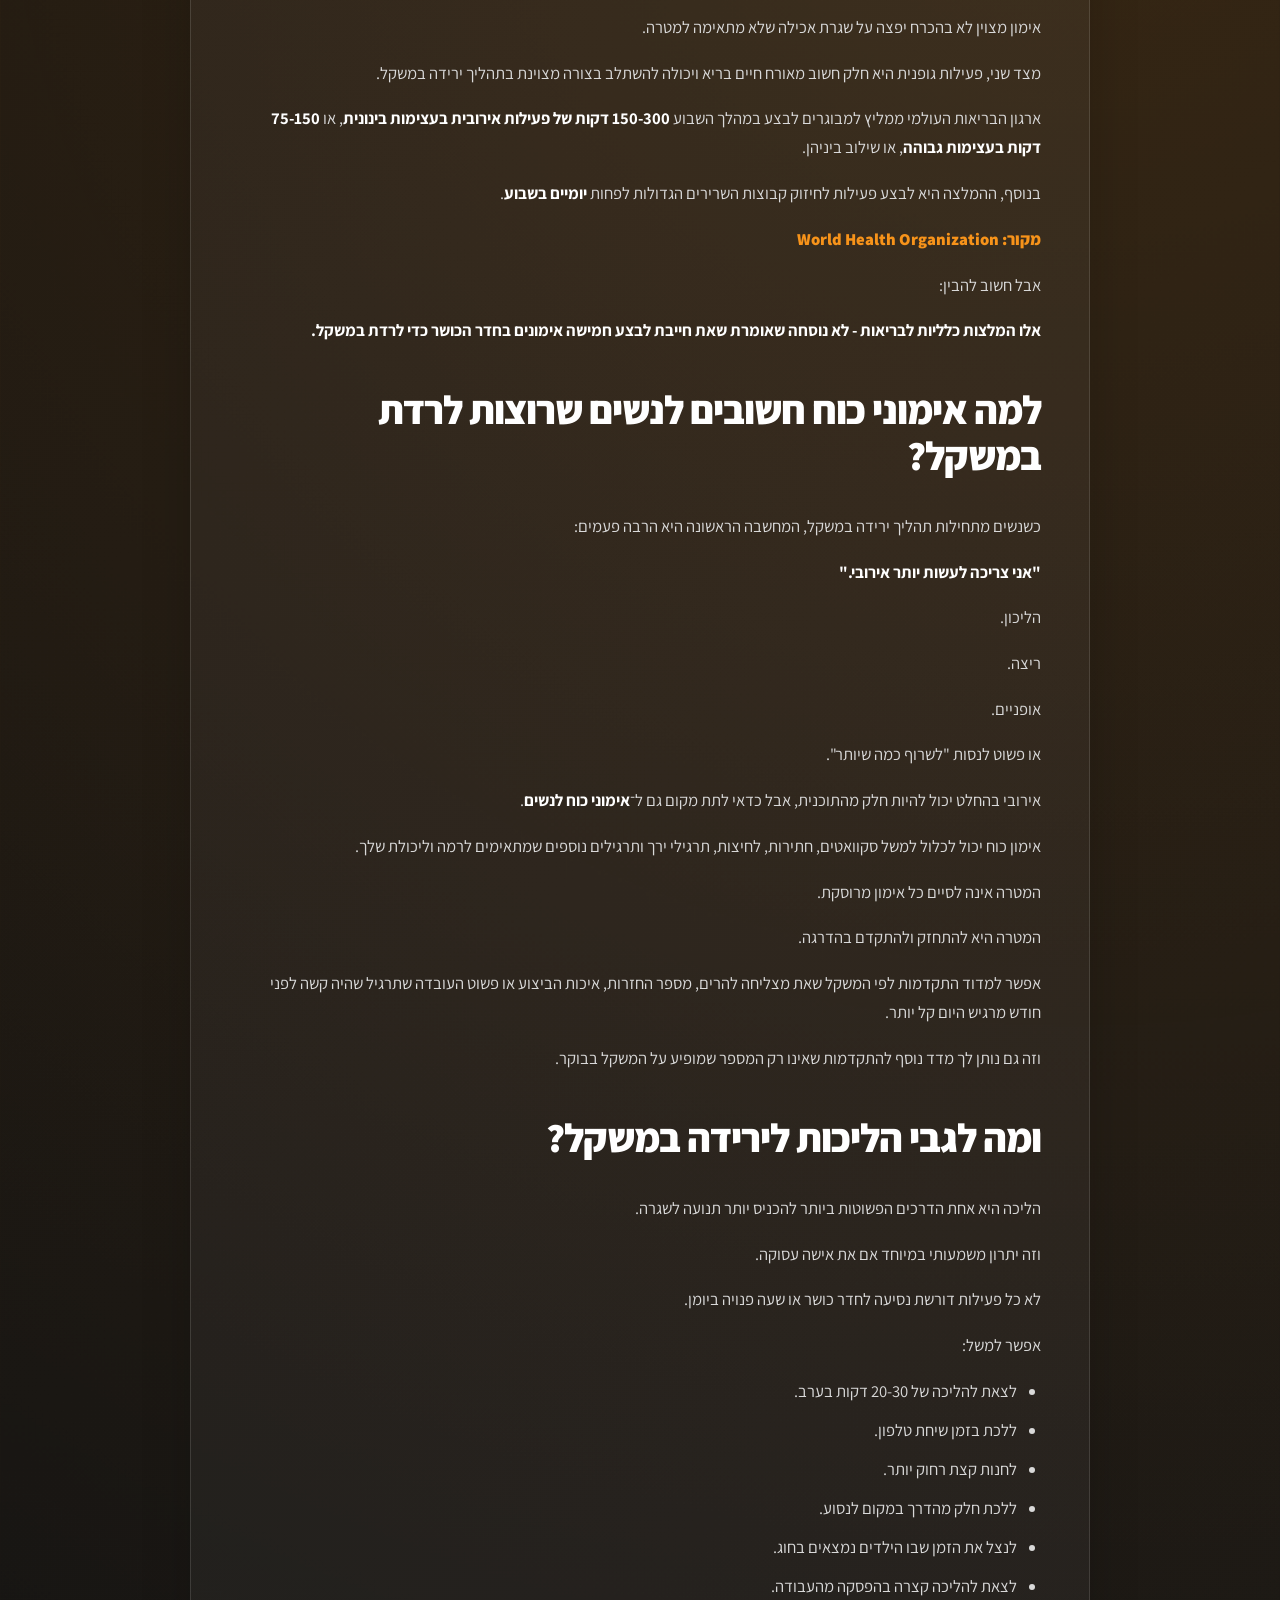
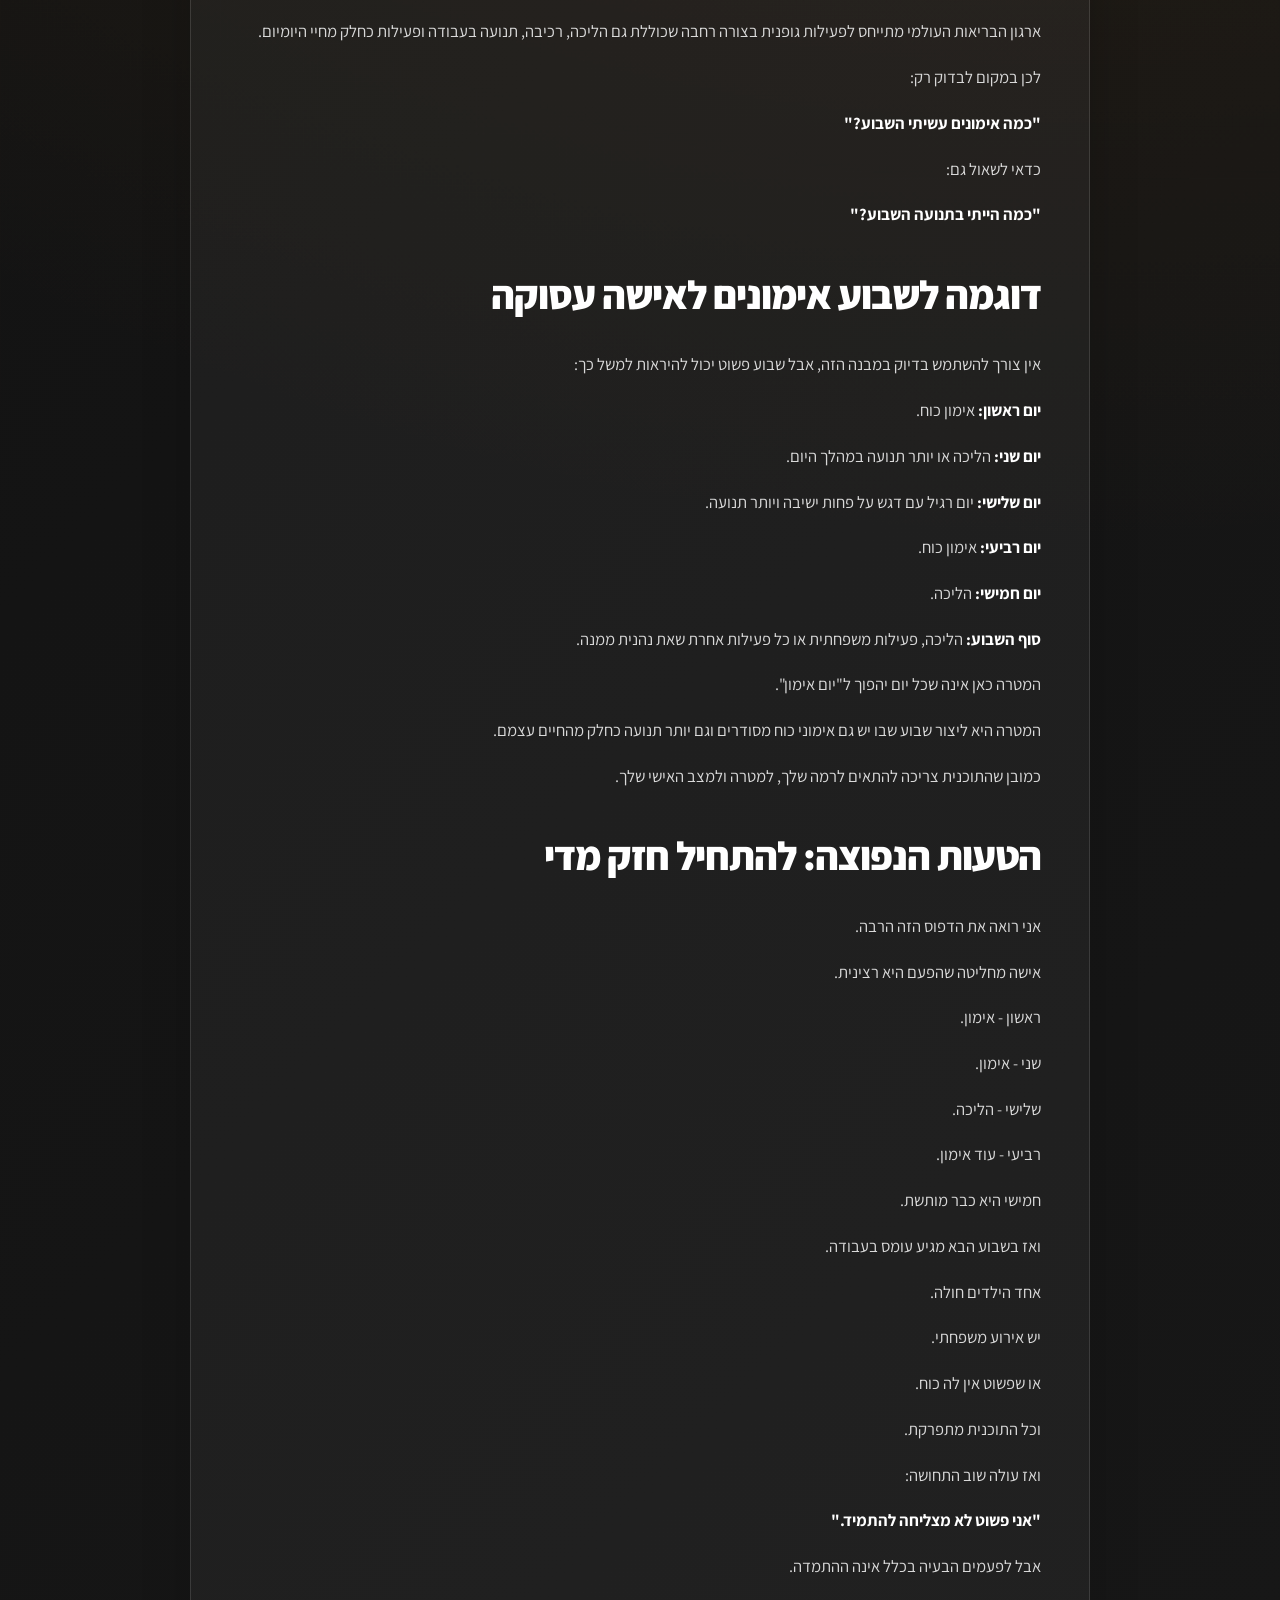
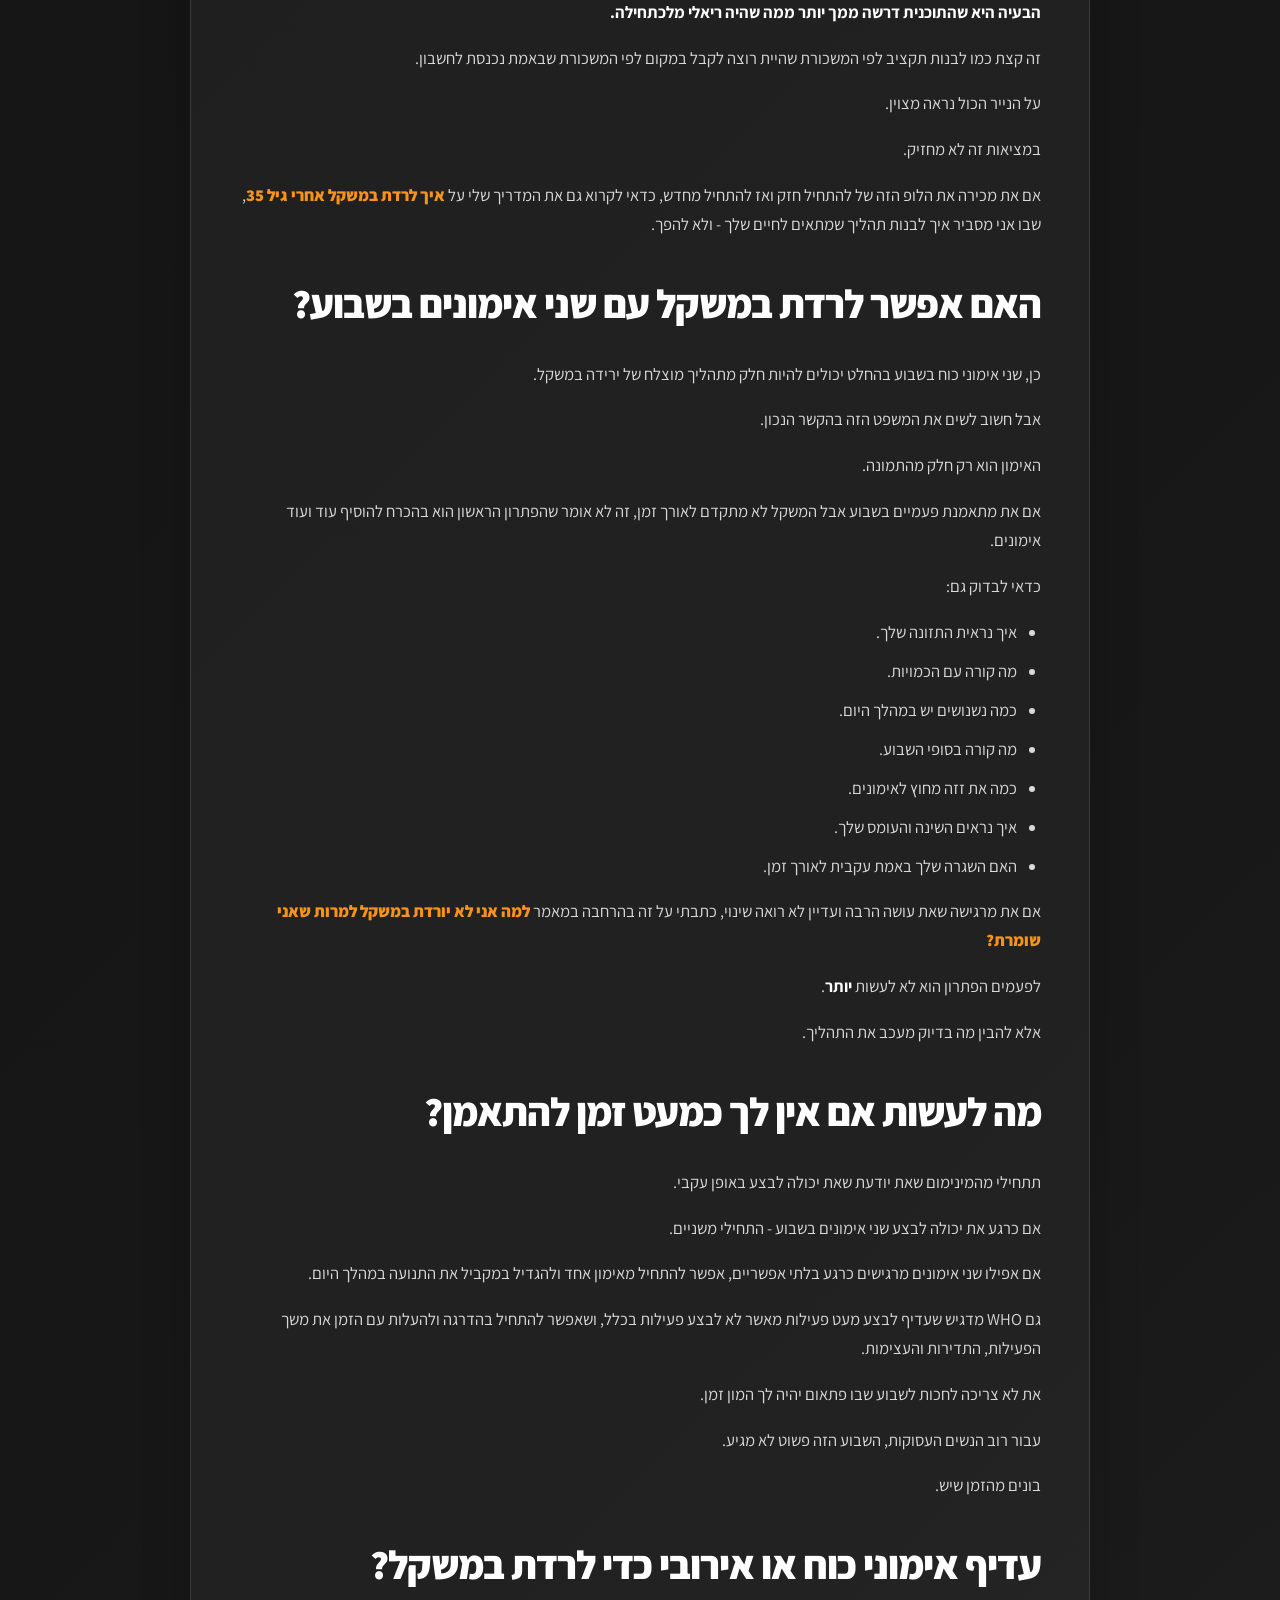
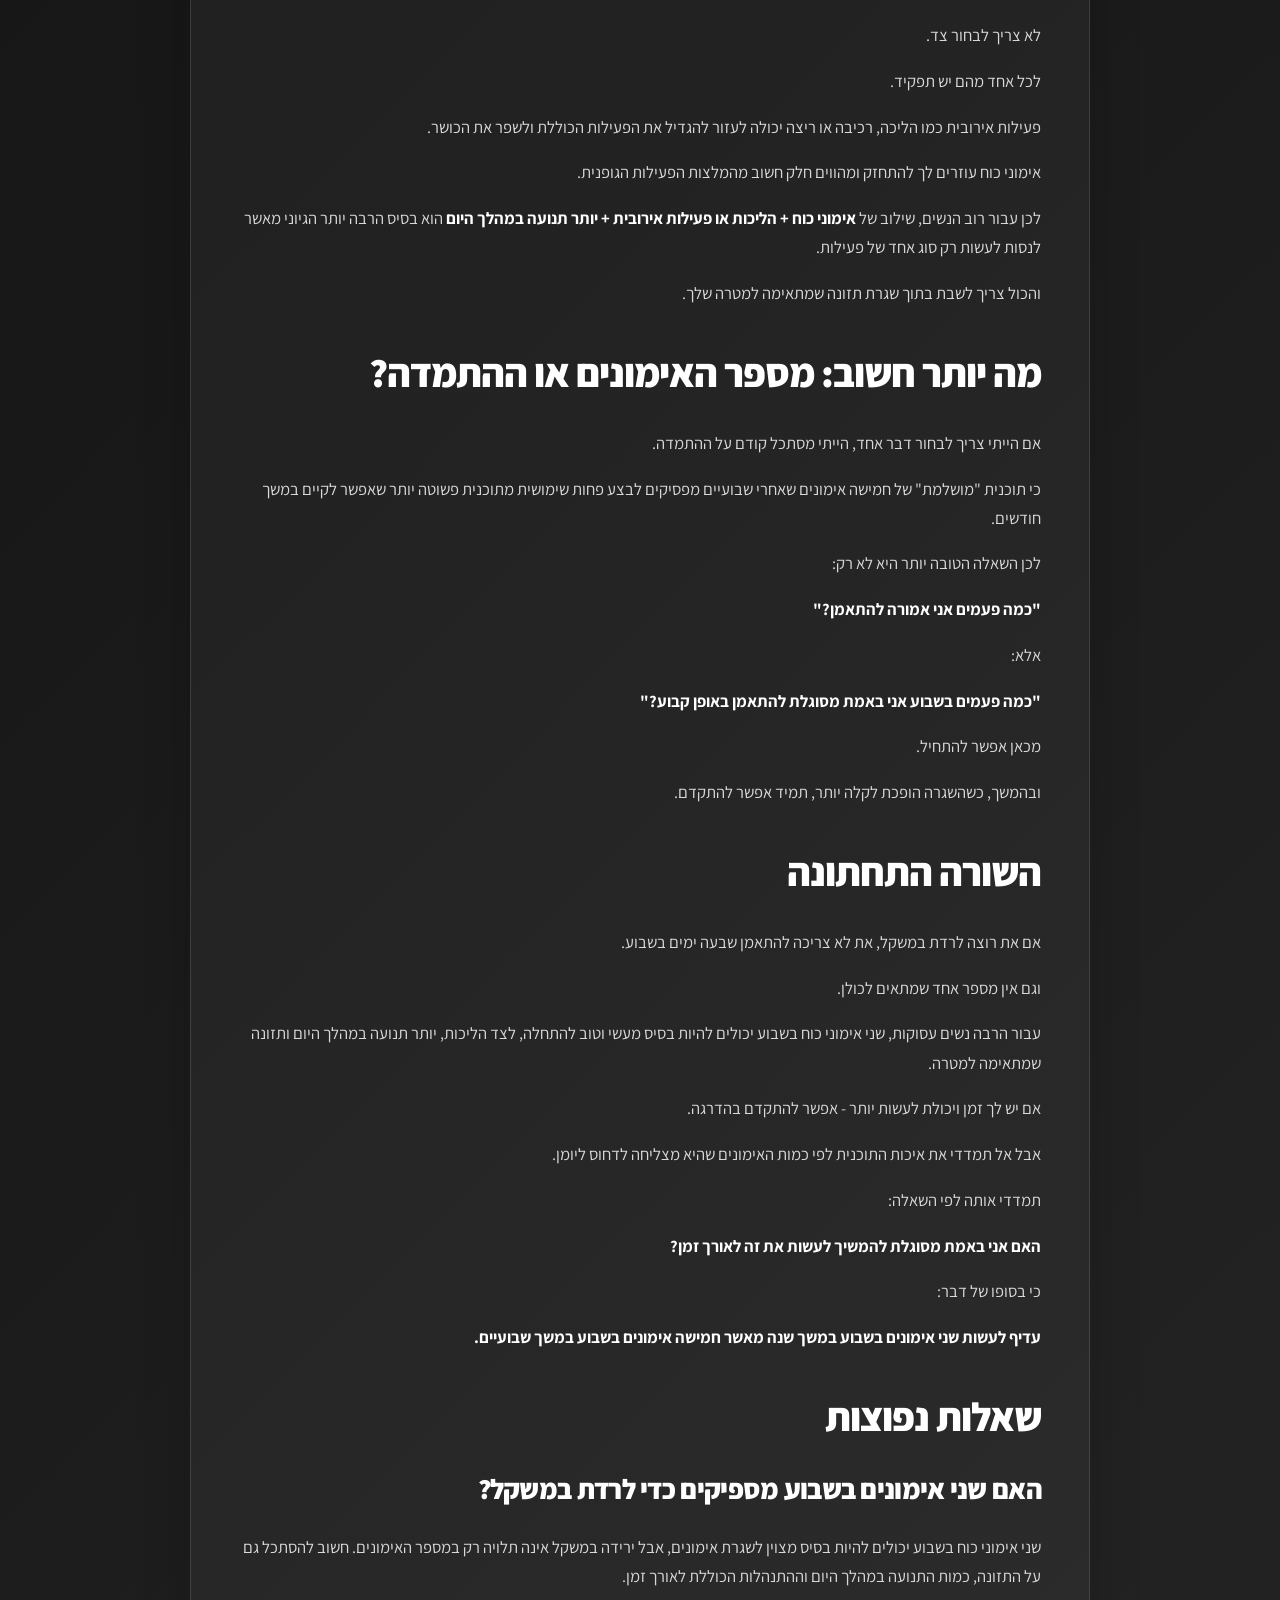
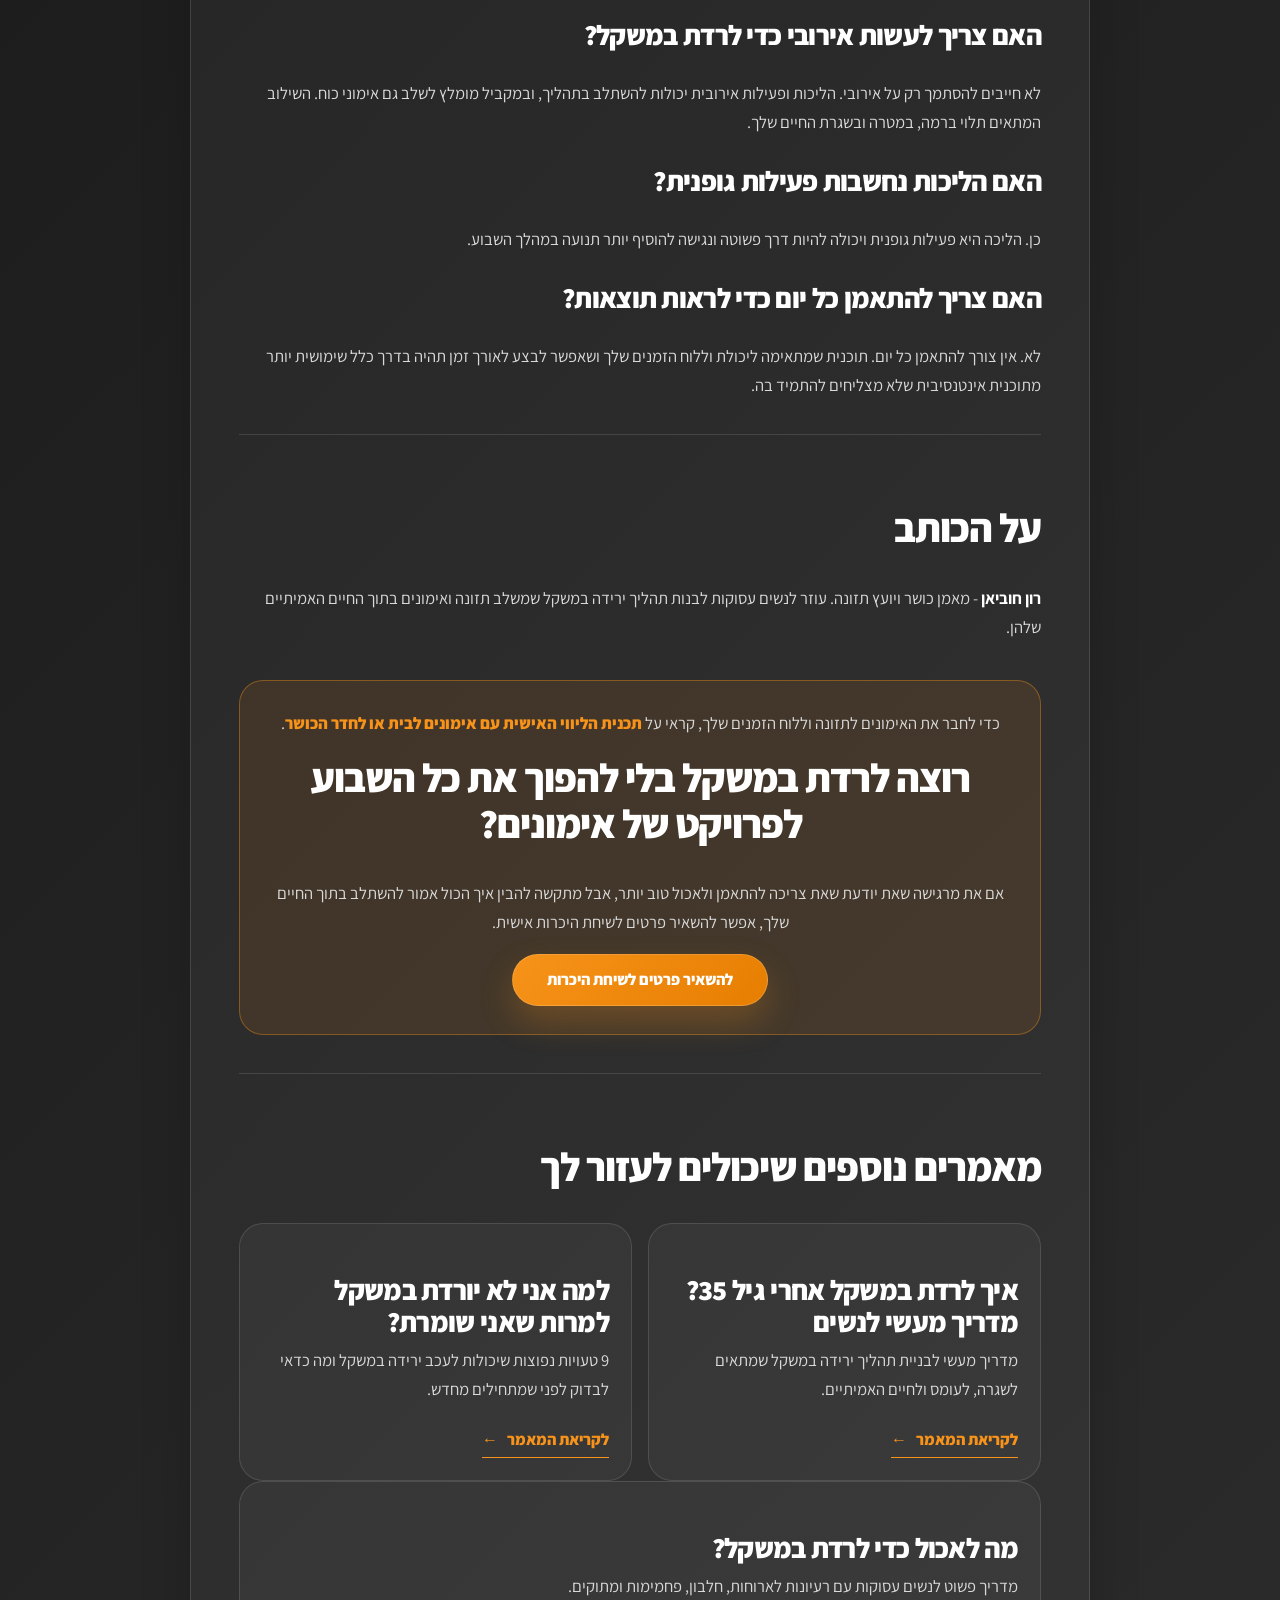
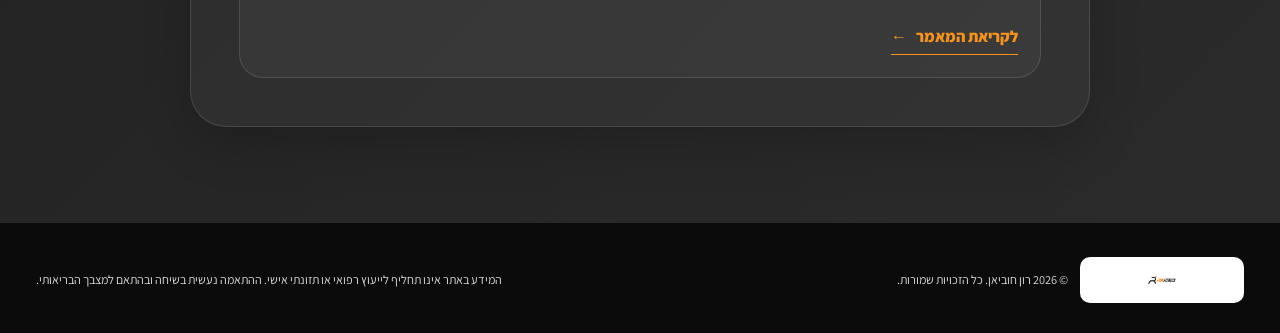
<file: blog/how-many-workouts-per-week-to-lose-weight/index.html>
<!doctype html>
<html lang="he" dir="rtl">
  <head>
    <meta charset="UTF-8" />
    <meta name="viewport" content="width=device-width, initial-scale=1" />
    <meta
      name="description"
      content="כמה פעמים בשבוע צריך להתאמן כדי לרדת במשקל? מדריך לנשים עסוקות על אימוני כוח, הליכות ותדירות אימונים שאפשר באמת להתמיד בה."
    />
    <meta name="theme-color" content="#3a2119" />
    <meta property="og:type" content="article" />
    <meta
      property="og:title"
      content="כמה פעמים בשבוע צריך להתאמן כדי לרדת במשקל? | רון חוביאן"
    />
    <meta
      property="og:description"
      content="כמה אימונים באמת צריך לעשות כדי לרדת במשקל? מדריך מעשי לנשים עסוקות על אימוני כוח, הליכות ואיך לבנות שגרת אימונים שאפשר להתמיד בה לאורך זמן."
    />
    <meta
      property="og:url"
      content="https://weightloss.ronhubian.com/blog/how-many-workouts-per-week-to-lose-weight"
    />
    <meta property="article:author" content="רון חוביאן" />
    <meta property="article:published_time" content="2026-08-24" />
    <meta property="article:modified_time" content="2026-09-07" />
    <link
      rel="canonical"
      href="https://weightloss.ronhubian.com/blog/how-many-workouts-per-week-to-lose-weight"
    />
    <title>כמה פעמים בשבוע צריך להתאמן כדי לרדת במשקל? | רון חוביאן</title>
    <script>
      document.documentElement.classList.add("js");
    </script>
    <link rel="preconnect" href="https://fonts.googleapis.com" />
    <link rel="preconnect" href="https://fonts.gstatic.com" crossorigin />
    <link
      href="https://fonts.googleapis.com/css2?family=Assistant:wght@400;500;600;700;800&display=swap"
      rel="stylesheet"
    />
    <link rel="stylesheet" href="/styles.css" />
    <script src="/script.js" defer></script>
    <script type="application/ld+json">
      {
        "@context": "https://schema.org",
        "@type": "BlogPosting",
        "headline": "כמה פעמים בשבוע צריך להתאמן כדי לרדת במשקל? מדריך לנשים עסוקות",
        "description": "כמה פעמים בשבוע צריך להתאמן כדי לרדת במשקל? מדריך לנשים עסוקות על אימוני כוח, הליכות ותדירות אימונים שאפשר באמת להתמיד בה.",
        "author": {
          "@type": "Person",
          "name": "רון חוביאן"
        },
        "publisher": {
          "@type": "Organization",
          "name": "RON FITNESS"
        },
        "datePublished": "2026-08-24",
        "dateModified": "2026-09-07",
        "mainEntityOfPage": {
          "@type": "WebPage",
          "@id": "https://weightloss.ronhubian.com/blog/how-many-workouts-per-week-to-lose-weight"
        }
      }
    </script>
    <script type="application/ld+json">
      {
        "@context": "https://schema.org",
        "@type": "FAQPage",
        "mainEntity": [
          {
            "@type": "Question",
            "name": "האם שני אימונים בשבוע מספיקים כדי לרדת במשקל?",
            "acceptedAnswer": {
              "@type": "Answer",
              "text": "שני אימוני כוח בשבוע יכולים להיות בסיס מצוין לשגרת אימונים, אבל ירידה במשקל אינה תלויה רק במספר האימונים. חשוב להסתכל גם על התזונה, כמות התנועה במהלך היום וההתנהלות הכוללת לאורך זמן."
            }
          },
          {
            "@type": "Question",
            "name": "האם צריך לעשות אירובי כדי לרדת במשקל?",
            "acceptedAnswer": {
              "@type": "Answer",
              "text": "לא חייבים להסתמך רק על אירובי. הליכות ופעילות אירובית יכולות להשתלב בתהליך, ובמקביל מומלץ לשלב גם אימוני כוח. השילוב המתאים תלוי ברמה, במטרה ובשגרת החיים שלך."
            }
          },
          {
            "@type": "Question",
            "name": "האם צריך להתאמן כל יום כדי לראות תוצאות?",
            "acceptedAnswer": {
              "@type": "Answer",
              "text": "לא. אין צורך להתאמן כל יום. תוכנית שמתאימה ליכולת וללוח הזמנים שלך ושאפשר לבצע לאורך זמן תהיה בדרך כלל שימושית יותר מתוכנית אינטנסיבית שלא מצליחים להתמיד בה."
            }
          }
        ]
      }
    </script>
  </head>
  <body class="article-page">
    <a class="skip-link" href="#main-content">דילוג לתוכן המרכזי</a>

    <header class="site-header">
      <div class="container header-inner">
        <a class="brand" href="/" aria-label="חזרה לדף הבית">
          <img
            class="brand-logo"
            src="/assets/ron-fitness-logo-white.png"
            alt="RON FITNESS"
          />
        </a>
        <a
          class="header-cta"
          data-whatsapp
          href="#"
          target="_blank"
          rel="noopener noreferrer"
        >
          בדיקת התאמה
        </a>
      </div>
    </header>

    <main id="main-content">
      <article class="article-shell">
        <div class="container article-container">
          <nav class="breadcrumbs" aria-label="פירורי לחם">
            <a href="/">בית</a>
            <span aria-hidden="true">›</span>
            <a href="/blog/">מאמרים</a>
            <span aria-hidden="true">›</span>
            <span>כמה פעמים בשבוע צריך להתאמן</span>
          </nav>

          <header class="article-header reveal">
            <p class="eyebrow">אימונים וירידה במשקל</p>
            <h1>כמה פעמים בשבוע צריך להתאמן כדי לרדת במשקל? מדריך לנשים עסוקות</h1>
            <div class="article-meta" aria-label="פרטי המאמר">
              <span>רון חוביאן</span>
              <span>24.08.2026</span>
              <span>עודכן: 07.09.2026</span>
              <span>זמן קריאה: 8 דקות</span>
            </div>
          </header>

          <div class="article-content">
            <p>אם את רוצה לרדת במשקל אבל אין לך זמן להתאמן כל יום, כנראה שכבר שאלת את עצמך:</p>
            <p><strong>כמה פעמים בשבוע צריך להתאמן כדי לרדת במשקל?</strong></p>
            <p>אולי את רואה נשים שמתאמנות ארבע או חמש פעמים בשבוע וחושבת שרק ככה אפשר להגיע לתוצאות.</p>
            <p>אבל בפועל, את לא חייבת להפוך את חדר הכושר לבית השני שלך.</p>
            <p>במיוחד אם יש לך עבודה, ילדים, בית ועוד עשרות דברים שדורשים ממך זמן ואנרגיה.</p>
            <p>המטרה היא לא לדחוס כמה שיותר אימונים לשבוע אחד.</p>
            <p><strong>המטרה היא לבנות שגרת אימונים שאת מסוגלת לבצע גם בחודש הבא - וגם בעוד חצי שנה.</strong></p>

            <h2>אז כמה פעמים בשבוע כדאי להתאמן כדי לרדת במשקל?</h2>
            <p>התשובה הקצרה היא שאין מספר קסם שמתאים לכל אישה.</p>
            <p>עבור אישה עסוקה שמתחילה להתאמן, <strong>שני אימוני כוח בשבוע יכולים להיות נקודת פתיחה מצוינת</strong>, ובמקביל כדאי להוסיף תנועה ופעילות אירובית במהלך השבוע בהתאם ליכולת ולשגרה.</p>
            <p>אם בהמשך יש לך זמן, יכולת ורצון להוסיף אימון שלישי - מצוין.</p>
            <p>אבל אין יתרון מעשי בלבנות לעצמך תוכנית של חמישה אימונים אם את יודעת שבמציאות תצליחי לבצע רק שניים.</p>
            <p>כי בסופו של דבר, אימון שאת לא מצליחה לבצע לא תורם לך רק כי הוא כתוב יפה בתוכנית.</p>

            <h2>האם חייבים להתאמן כל יום כדי לרדת במשקל?</h2>
            <p>לא.</p>
            <p>ירידה במשקל מושפעת מהתמונה הכוללת לאורך זמן - מהתזונה, הפעילות הגופנית, התנועה במהלך היום והרגלי החיים שלך.</p>
            <p>אימון מצוין לא בהכרח יפצה על שגרת אכילה שלא מתאימה למטרה.</p>
            <p>מצד שני, פעילות גופנית היא חלק חשוב מאורח חיים בריא ויכולה להשתלב בצורה מצוינת בתהליך ירידה במשקל.</p>
            <p>ארגון הבריאות העולמי ממליץ למבוגרים לבצע במהלך השבוע <strong>150-300 דקות של פעילות אירובית בעצימות בינונית</strong>, או <strong>75-150 דקות בעצימות גבוהה</strong>, או שילוב ביניהן.</p>
            <p>בנוסף, ההמלצה היא לבצע פעילות לחיזוק קבוצות השרירים הגדולות לפחות <strong>יומיים בשבוע</strong>.</p>
            <p><a href="https://www.who.int/europe/news-room/fact-sheets/item/physical-activity" target="_blank" rel="noopener noreferrer">מקור: World Health Organization</a></p>
            <p>אבל חשוב להבין:</p>
            <p><strong>אלו המלצות כלליות לבריאות - לא נוסחה שאומרת שאת חייבת לבצע חמישה אימונים בחדר הכושר כדי לרדת במשקל.</strong></p>

            <h2>למה אימוני כוח חשובים לנשים שרוצות לרדת במשקל?</h2>
            <p>כשנשים מתחילות תהליך ירידה במשקל, המחשבה הראשונה היא הרבה פעמים:</p>
            <p><strong>"אני צריכה לעשות יותר אירובי."</strong></p>
            <p>הליכון.</p>
            <p>ריצה.</p>
            <p>אופניים.</p>
            <p>או פשוט לנסות "לשרוף כמה שיותר".</p>
            <p>אירובי בהחלט יכול להיות חלק מהתוכנית, אבל כדאי לתת מקום גם ל־<strong>אימוני כוח לנשים</strong>.</p>
            <p>אימון כוח יכול לכלול למשל סקוואטים, חתירות, לחיצות, תרגילי ירך ותרגילים נוספים שמתאימים לרמה וליכולת שלך.</p>
            <p>המטרה אינה לסיים כל אימון מרוסקת.</p>
            <p>המטרה היא להתחזק ולהתקדם בהדרגה.</p>
            <p>אפשר למדוד התקדמות לפי המשקל שאת מצליחה להרים, מספר החזרות, איכות הביצוע או פשוט העובדה שתרגיל שהיה קשה לפני חודש מרגיש היום קל יותר.</p>
            <p>וזה גם נותן לך מדד נוסף להתקדמות שאינו רק המספר שמופיע על המשקל בבוקר.</p>

            <h2>ומה לגבי הליכות לירידה במשקל?</h2>
            <p>הליכה היא אחת הדרכים הפשוטות ביותר להכניס יותר תנועה לשגרה.</p>
            <p>וזה יתרון משמעותי במיוחד אם את אישה עסוקה.</p>
            <p>לא כל פעילות דורשת נסיעה לחדר כושר או שעה פנויה ביומן.</p>
            <p>אפשר למשל:</p>
            <ul>
              <li>לצאת להליכה של 20-30 דקות בערב.</li>
              <li>ללכת בזמן שיחת טלפון.</li>
              <li>לחנות קצת רחוק יותר.</li>
              <li>ללכת חלק מהדרך במקום לנסוע.</li>
              <li>לנצל את הזמן שבו הילדים נמצאים בחוג.</li>
              <li>לצאת להליכה קצרה בהפסקה מהעבודה.</li>
            </ul>
            <p>ארגון הבריאות העולמי מתייחס לפעילות גופנית בצורה רחבה שכוללת גם הליכה, רכיבה, תנועה בעבודה ופעילות כחלק מחיי היומיום.</p>
            <p>לכן במקום לבדוק רק:</p>
            <p><strong>"כמה אימונים עשיתי השבוע?"</strong></p>
            <p>כדאי לשאול גם:</p>
            <p><strong>"כמה הייתי בתנועה השבוע?"</strong></p>

            <h2>דוגמה לשבוע אימונים לאישה עסוקה</h2>
            <p>אין צורך להשתמש בדיוק במבנה הזה, אבל שבוע פשוט יכול להיראות למשל כך:</p>
            <p><strong>יום ראשון:</strong> אימון כוח.</p>
            <p><strong>יום שני:</strong> הליכה או יותר תנועה במהלך היום.</p>
            <p><strong>יום שלישי:</strong> יום רגיל עם דגש על פחות ישיבה ויותר תנועה.</p>
            <p><strong>יום רביעי:</strong> אימון כוח.</p>
            <p><strong>יום חמישי:</strong> הליכה.</p>
            <p><strong>סוף השבוע:</strong> הליכה, פעילות משפחתית או כל פעילות אחרת שאת נהנית ממנה.</p>
            <p>המטרה כאן אינה שכל יום יהפוך ל"יום אימון".</p>
            <p>המטרה היא ליצור שבוע שבו יש גם אימוני כוח מסודרים וגם יותר תנועה כחלק מהחיים עצמם.</p>
            <p>כמובן שהתוכנית צריכה להתאים לרמה שלך, למטרה ולמצב האישי שלך.</p>

            <h2>הטעות הנפוצה: להתחיל חזק מדי</h2>
            <p>אני רואה את הדפוס הזה הרבה.</p>
            <p>אישה מחליטה שהפעם היא רצינית.</p>
            <p>ראשון - אימון.</p>
            <p>שני - אימון.</p>
            <p>שלישי - הליכה.</p>
            <p>רביעי - עוד אימון.</p>
            <p>חמישי היא כבר מותשת.</p>
            <p>ואז בשבוע הבא מגיע עומס בעבודה.</p>
            <p>אחד הילדים חולה.</p>
            <p>יש אירוע משפחתי.</p>
            <p>או שפשוט אין לה כוח.</p>
            <p>וכל התוכנית מתפרקת.</p>
            <p>ואז עולה שוב התחושה:</p>
            <p><strong>"אני פשוט לא מצליחה להתמיד."</strong></p>
            <p>אבל לפעמים הבעיה בכלל אינה ההתמדה.</p>
            <p><strong>הבעיה היא שהתוכנית דרשה ממך יותר ממה שהיה ריאלי מלכתחילה.</strong></p>
            <p>זה קצת כמו לבנות תקציב לפי המשכורת שהיית רוצה לקבל במקום לפי המשכורת שבאמת נכנסת לחשבון.</p>
            <p>על הנייר הכול נראה מצוין.</p>
            <p>במציאות זה לא מחזיק.</p>
            <p>אם את מכירה את הלופ הזה של להתחיל חזק ואז להתחיל מחדש, כדאי לקרוא גם את המדריך שלי על <a href="/blog/how-to-lose-weight-after-35/">איך לרדת במשקל אחרי גיל 35</a>, שבו אני מסביר איך לבנות תהליך שמתאים לחיים שלך - ולא להפך.</p>

            <h2>האם אפשר לרדת במשקל עם שני אימונים בשבוע?</h2>
            <p>כן, שני אימוני כוח בשבוע בהחלט יכולים להיות חלק מתהליך מוצלח של ירידה במשקל.</p>
            <p>אבל חשוב לשים את המשפט הזה בהקשר הנכון.</p>
            <p>האימון הוא רק חלק מהתמונה.</p>
            <p>אם את מתאמנת פעמיים בשבוע אבל המשקל לא מתקדם לאורך זמן, זה לא אומר שהפתרון הראשון הוא בהכרח להוסיף עוד ועוד אימונים.</p>
            <p>כדאי לבדוק גם:</p>
            <ul>
              <li>איך נראית התזונה שלך.</li>
              <li>מה קורה עם הכמויות.</li>
              <li>כמה נשנושים יש במהלך היום.</li>
              <li>מה קורה בסופי השבוע.</li>
              <li>כמה את זזה מחוץ לאימונים.</li>
              <li>איך נראים השינה והעומס שלך.</li>
              <li>האם השגרה שלך באמת עקבית לאורך זמן.</li>
            </ul>
            <p>אם את מרגישה שאת עושה הרבה ועדיין לא רואה שינוי, כתבתי על זה בהרחבה במאמר <a href="/blog/why-am-i-not-losing-weight/">למה אני לא יורדת במשקל למרות שאני שומרת?</a></p>
            <p>לפעמים הפתרון הוא לא לעשות <strong>יותר</strong>.</p>
            <p>אלא להבין מה בדיוק מעכב את התהליך.</p>

            <h2>מה לעשות אם אין לך כמעט זמן להתאמן?</h2>
            <p>תתחילי מהמינימום שאת יודעת שאת יכולה לבצע באופן עקבי.</p>
            <p>אם כרגע את יכולה לבצע שני אימונים בשבוע - התחילי משניים.</p>
            <p>אם אפילו שני אימונים מרגישים כרגע בלתי אפשריים, אפשר להתחיל מאימון אחד ולהגדיל במקביל את התנועה במהלך היום.</p>
            <p>גם WHO מדגיש שעדיף לבצע מעט פעילות מאשר לא לבצע פעילות בכלל, ושאפשר להתחיל בהדרגה ולהעלות עם הזמן את משך הפעילות, התדירות והעצימות.</p>
            <p>את לא צריכה לחכות לשבוע שבו פתאום יהיה לך המון זמן.</p>
            <p>עבור רוב הנשים העסוקות, השבוע הזה פשוט לא מגיע.</p>
            <p>בונים מהזמן שיש.</p>

            <h2>עדיף אימוני כוח או אירובי כדי לרדת במשקל?</h2>
            <p>לא צריך לבחור צד.</p>
            <p>לכל אחד מהם יש תפקיד.</p>
            <p>פעילות אירובית כמו הליכה, רכיבה או ריצה יכולה לעזור להגדיל את הפעילות הכוללת ולשפר את הכושר.</p>
            <p>אימוני כוח עוזרים לך להתחזק ומהווים חלק חשוב מהמלצות הפעילות הגופנית.</p>
            <p>לכן עבור רוב הנשים, שילוב של <strong>אימוני כוח + הליכות או פעילות אירובית + יותר תנועה במהלך היום</strong> הוא בסיס הרבה יותר הגיוני מאשר לנסות לעשות רק סוג אחד של פעילות.</p>
            <p>והכול צריך לשבת בתוך שגרת תזונה שמתאימה למטרה שלך.</p>

            <h2>מה יותר חשוב: מספר האימונים או ההתמדה?</h2>
            <p>אם הייתי צריך לבחור דבר אחד, הייתי מסתכל קודם על ההתמדה.</p>
            <p>כי תוכנית "מושלמת" של חמישה אימונים שאחרי שבועיים מפסיקים לבצע פחות שימושית מתוכנית פשוטה יותר שאפשר לקיים במשך חודשים.</p>
            <p>לכן השאלה הטובה יותר היא לא רק:</p>
            <p><strong>"כמה פעמים אני אמורה להתאמן?"</strong></p>
            <p>אלא:</p>
            <p><strong>"כמה פעמים בשבוע אני באמת מסוגלת להתאמן באופן קבוע?"</strong></p>
            <p>מכאן אפשר להתחיל.</p>
            <p>ובהמשך, כשהשגרה הופכת לקלה יותר, תמיד אפשר להתקדם.</p>

            <h2>השורה התחתונה</h2>
            <p>אם את רוצה לרדת במשקל, את לא צריכה להתאמן שבעה ימים בשבוע.</p>
            <p>וגם אין מספר אחד שמתאים לכולן.</p>
            <p>עבור הרבה נשים עסוקות, שני אימוני כוח בשבוע יכולים להיות בסיס מעשי וטוב להתחלה, לצד הליכות, יותר תנועה במהלך היום ותזונה שמתאימה למטרה.</p>
            <p>אם יש לך זמן ויכולת לעשות יותר - אפשר להתקדם בהדרגה.</p>
            <p>אבל אל תמדדי את איכות התוכנית לפי כמות האימונים שהיא מצליחה לדחוס ליומן.</p>
            <p>תמדדי אותה לפי השאלה:</p>
            <p><strong>האם אני באמת מסוגלת להמשיך לעשות את זה לאורך זמן?</strong></p>
            <p>כי בסופו של דבר:</p>
            <p><strong>עדיף לעשות שני אימונים בשבוע במשך שנה מאשר חמישה אימונים בשבוע במשך שבועיים.</strong></p>

            <section class="article-faq" aria-labelledby="faq-title">
              <h2 id="faq-title">שאלות נפוצות</h2>

              <h3>האם שני אימונים בשבוע מספיקים כדי לרדת במשקל?</h3>
              <p>שני אימוני כוח בשבוע יכולים להיות בסיס מצוין לשגרת אימונים, אבל ירידה במשקל אינה תלויה רק במספר האימונים. חשוב להסתכל גם על התזונה, כמות התנועה במהלך היום וההתנהלות הכוללת לאורך זמן.</p>

              <h3>האם צריך לעשות אירובי כדי לרדת במשקל?</h3>
              <p>לא חייבים להסתמך רק על אירובי. הליכות ופעילות אירובית יכולות להשתלב בתהליך, ובמקביל מומלץ לשלב גם אימוני כוח. השילוב המתאים תלוי ברמה, במטרה ובשגרת החיים שלך.</p>

              <h3>האם הליכות נחשבות פעילות גופנית?</h3>
              <p>כן. הליכה היא פעילות גופנית ויכולה להיות דרך פשוטה ונגישה להוסיף יותר תנועה במהלך השבוע.</p>

              <h3>האם צריך להתאמן כל יום כדי לראות תוצאות?</h3>
              <p>לא. אין צורך להתאמן כל יום. תוכנית שמתאימה ליכולת וללוח הזמנים שלך ושאפשר לבצע לאורך זמן תהיה בדרך כלל שימושית יותר מתוכנית אינטנסיבית שלא מצליחים להתמיד בה.</p>
            </section>

            <div class="article-author">
              <h2>על הכותב</h2>
              <p>
                <strong>רון חוביאן</strong> - מאמן כושר ויועץ תזונה. עוזר לנשים
                עסוקות לבנות תהליך ירידה במשקל שמשלב תזונה ואימונים בתוך החיים
                האמיתיים שלהן.
              </p>
            </div>

            <div class="article-cta-box article-cta-final">
              <p>כדי לחבר את האימונים לתזונה וללוח הזמנים שלך, קראי על <a href="/#personal-coaching" data-program-link>תכנית הליווי האישית עם אימונים לבית או לחדר הכושר</a>.</p>
              <h2>רוצה לרדת במשקל בלי להפוך את כל השבוע לפרויקט של אימונים?</h2>
              <p>
                אם את מרגישה שאת יודעת שאת צריכה להתאמן ולאכול טוב יותר, אבל
                מתקשה להבין איך הכול אמור להשתלב בתוך החיים שלך, אפשר להשאיר
                פרטים לשיחת היכרות אישית.
              </p>
              <a
                class="button button-primary"
                data-whatsapp
                href="#"
                target="_blank"
                rel="noopener noreferrer"
              >
                להשאיר פרטים לשיחת היכרות
              </a>
            </div>

            <section class="related-articles" aria-labelledby="related-title">
              <h2 id="related-title">מאמרים נוספים שיכולים לעזור לך</h2>
              <div class="related-articles-grid">
                <article class="related-article-card">
                  <h3>איך לרדת במשקל אחרי גיל 35? מדריך מעשי לנשים</h3>
                  <p>מדריך מעשי לבניית תהליך ירידה במשקל שמתאים לשגרה, לעומס ולחיים האמיתיים.</p>
                  <a class="text-link" href="/blog/how-to-lose-weight-after-35/">
                    לקריאת המאמר <span aria-hidden="true">←</span>
                  </a>
                </article>
                <article class="related-article-card">
                  <h3>למה אני לא יורדת במשקל למרות שאני שומרת?</h3>
                  <p>9 טעויות נפוצות שיכולות לעכב ירידה במשקל ומה כדאי לבדוק לפני שמתחילים מחדש.</p>
                  <a class="text-link" href="/blog/why-am-i-not-losing-weight/">
                    לקריאת המאמר <span aria-hidden="true">←</span>
                  </a>
                </article>
              </div>
              <article class="related-article-card">
                <h3>מה לאכול כדי לרדת במשקל?</h3>
                <p>מדריך פשוט לנשים עסוקות עם רעיונות לארוחות, חלבון, פחמימות ומתוקים.</p>
                <a class="text-link" href="/blog/what-to-eat-to-lose-weight/">
                  לקריאת המאמר <span aria-hidden="true">←</span>
                </a>
              </article>
            </section>
          </div>
        </div>
      </article>
    </main>

    <footer class="site-footer">
      <div class="container footer-inner">
        <div class="footer-brand">
          <img src="/assets/ron-fitness-logo.png" alt="RON FITNESS" />
          <p>© <span id="current-year">2026</span> רון חוביאן. כל הזכויות שמורות.</p>
        </div>
        <p class="footer-note">
          המידע באתר אינו תחליף לייעוץ רפואי או תזונתי אישי. ההתאמה נעשית
          בשיחה ובהתאם למצבך הבריאותי.
        </p>
      </div>
    </footer>

    <a
      class="floating-whatsapp"
      data-whatsapp
      href="#"
      target="_blank"
      rel="noopener noreferrer"
      aria-label="בדיקת התאמה לתוכנית בוואטסאפ"
    >
      <svg viewBox="0 0 24 24" aria-hidden="true">
        <path d="M20.52 3.48A11.82 11.82 0 0 0 12.1 0C5.55 0 .22 5.33.22 11.88c0 2.1.55 4.15 1.6 5.95L.12 24l6.32-1.66a11.9 11.9 0 0 0 5.65 1.44h.01c6.55 0 11.88-5.33 11.88-11.88 0-3.18-1.23-6.17-3.46-8.42ZM12.1 21.77h-.01a9.85 9.85 0 0 1-5.03-1.38l-.36-.21-3.75.98 1-3.65-.23-.38a9.82 9.82 0 0 1-1.51-5.25c0-5.45 4.44-9.89 9.9-9.89a9.82 9.82 0 0 1 6.99 2.9 9.83 9.83 0 0 1 2.9 7c-.01 5.45-4.45 9.88-9.9 9.88Zm5.42-7.41c-.3-.15-1.76-.87-2.03-.96-.27-.1-.47-.15-.67.15-.2.3-.77.96-.94 1.16-.17.2-.35.22-.65.07-.3-.15-1.25-.46-2.39-1.48a8.93 8.93 0 0 1-1.65-2.06c-.17-.3-.02-.46.13-.61.13-.13.3-.35.45-.52.15-.17.2-.3.3-.5.1-.2.05-.37-.02-.52-.08-.15-.67-1.61-.92-2.21-.24-.58-.48-.5-.67-.51h-.57c-.2 0-.52.07-.8.37-.27.3-1.04 1.02-1.04 2.48 0 1.47 1.07 2.88 1.22 3.08.15.2 2.1 3.2 5.08 4.49.71.3 1.26.49 1.7.63.71.22 1.36.19 1.87.11.57-.08 1.76-.72 2-1.41.25-.7.25-1.3.18-1.42-.08-.12-.28-.2-.58-.35Z" />
      </svg>
      <span>בדיקת התאמה</span>
    </a>
  </body>
</html>
</file>
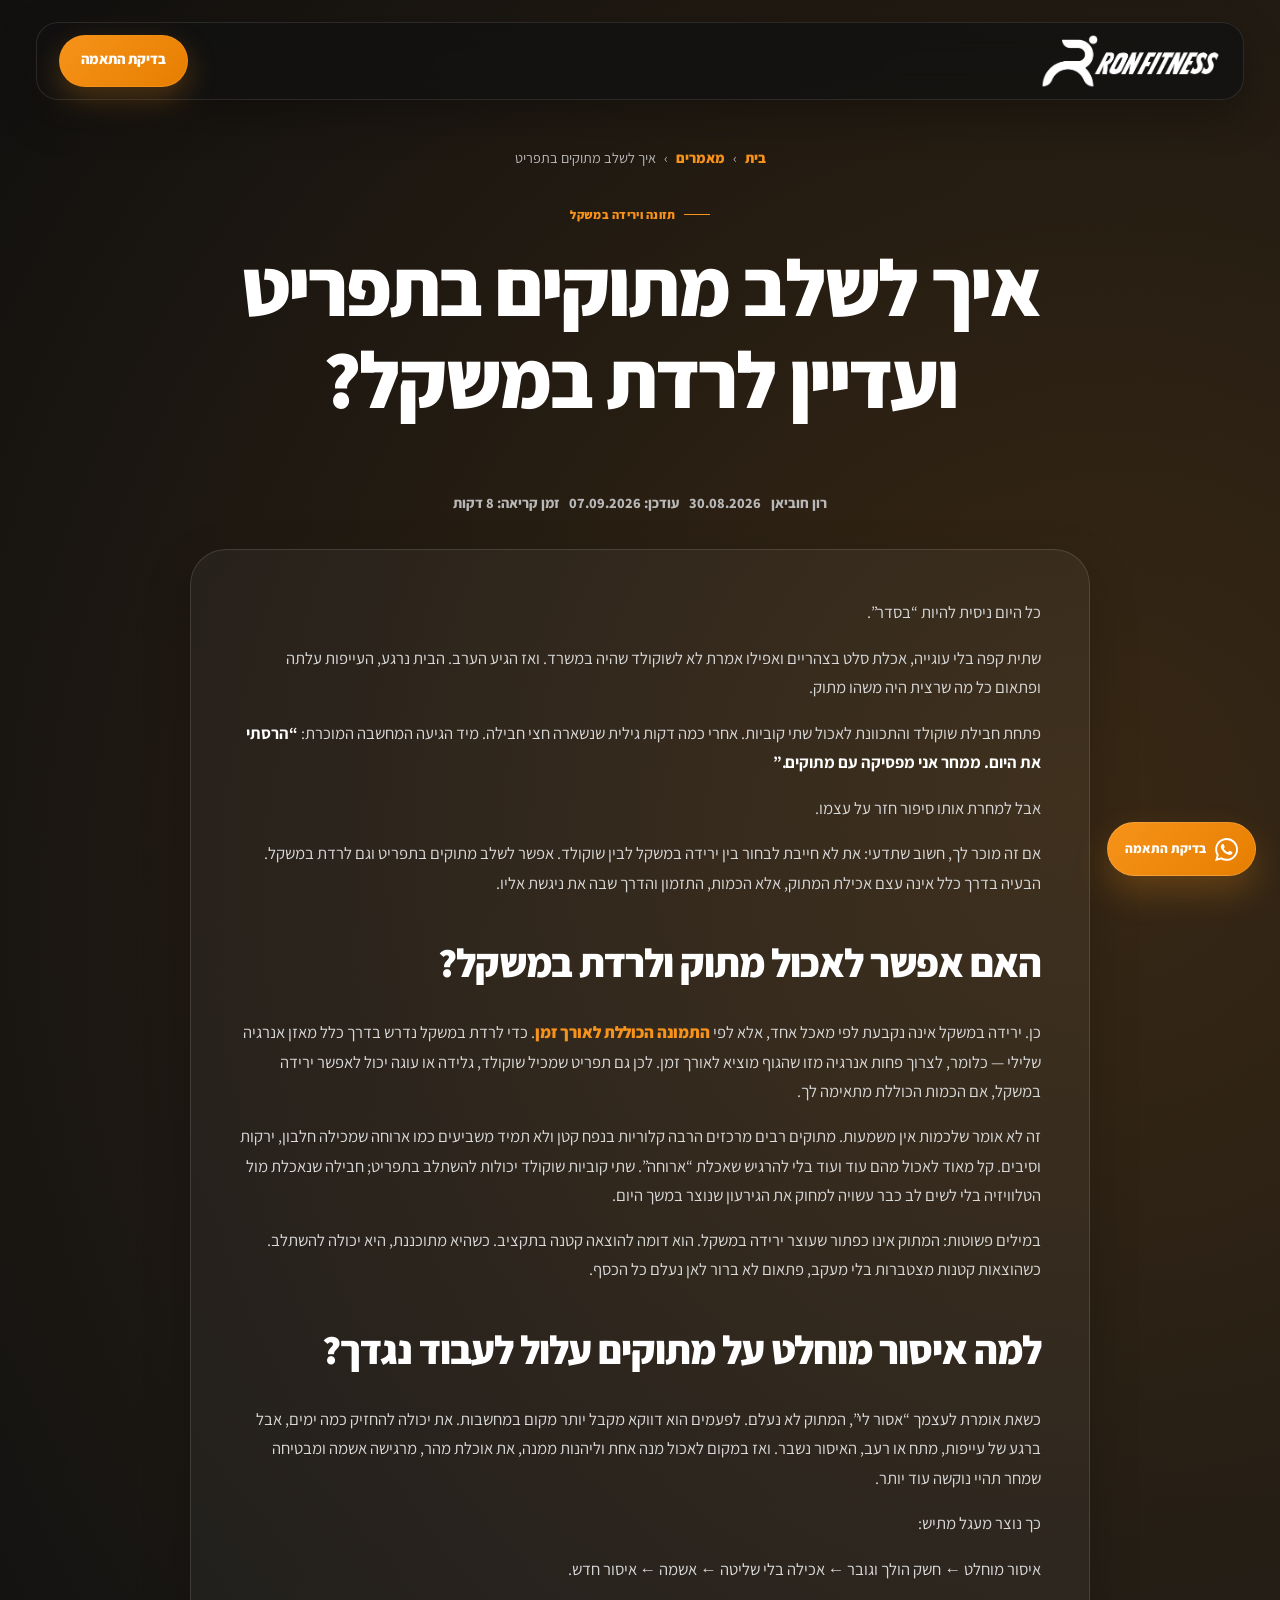
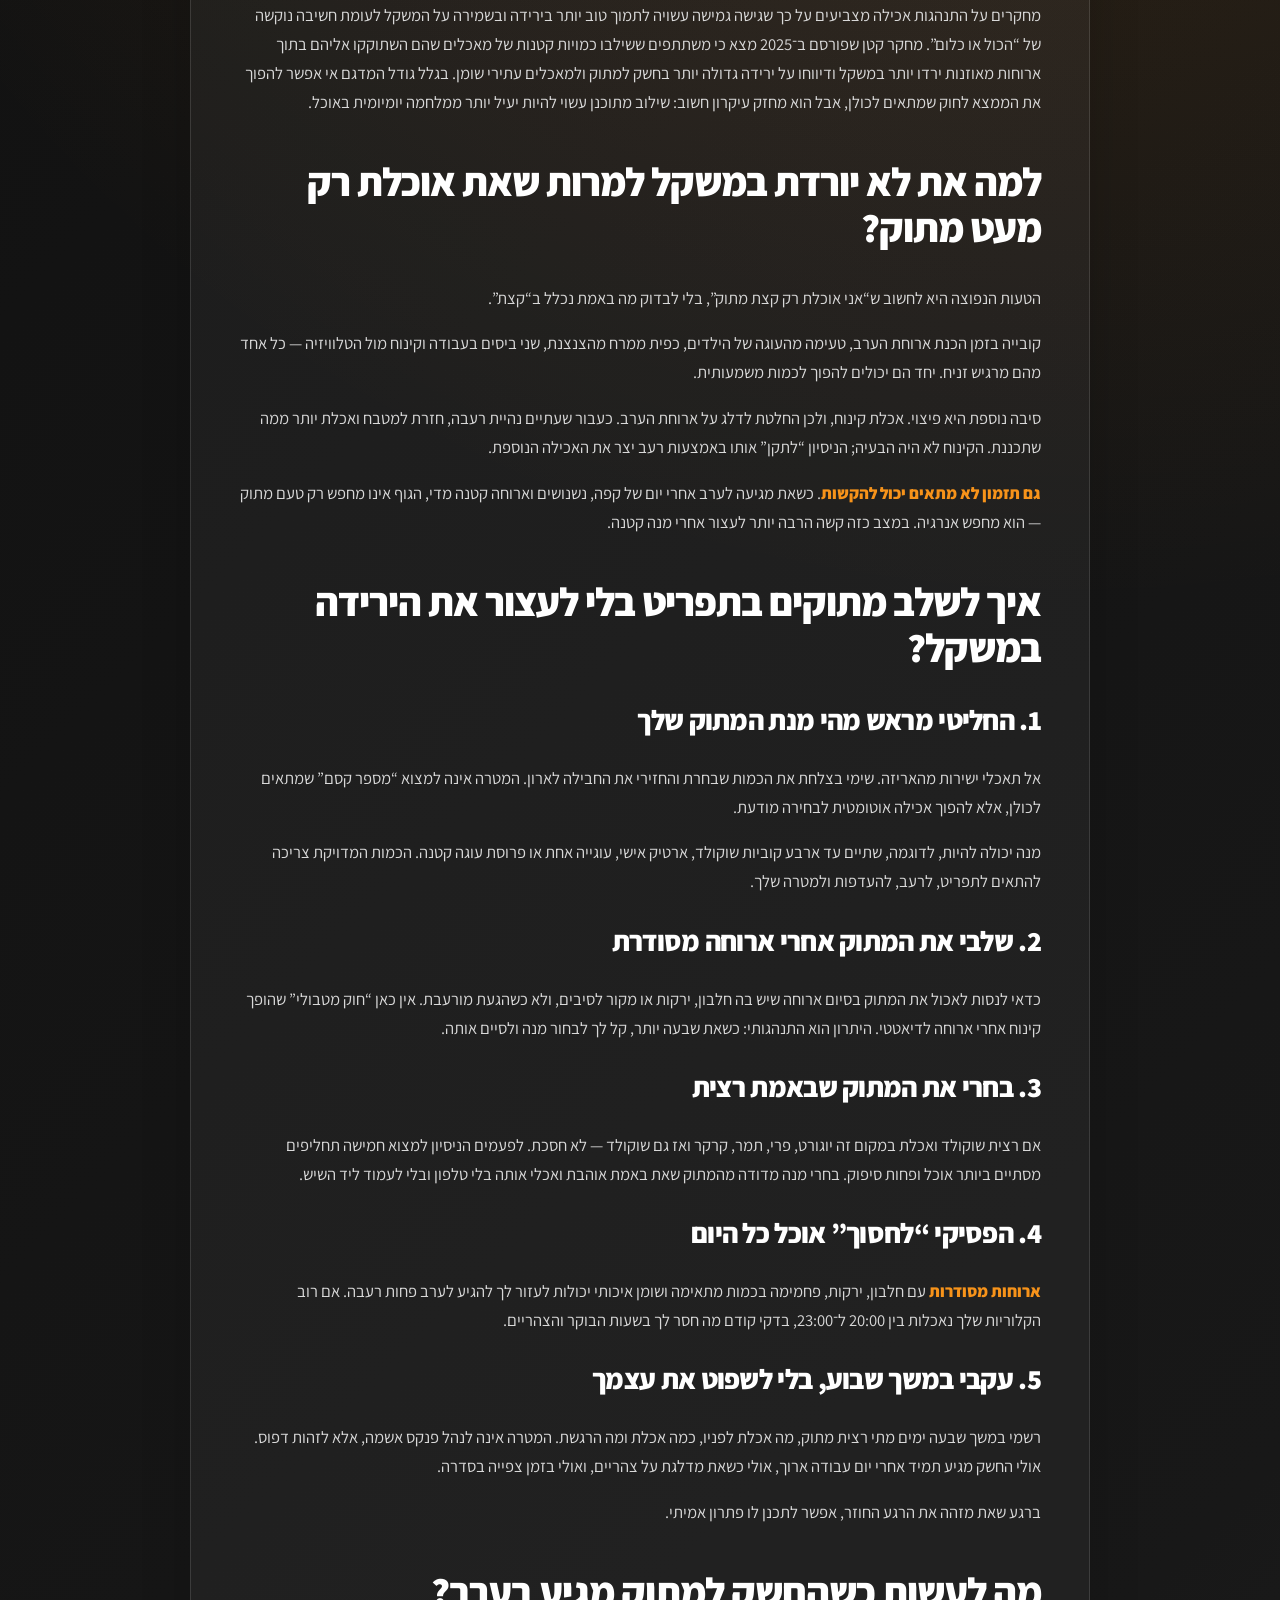
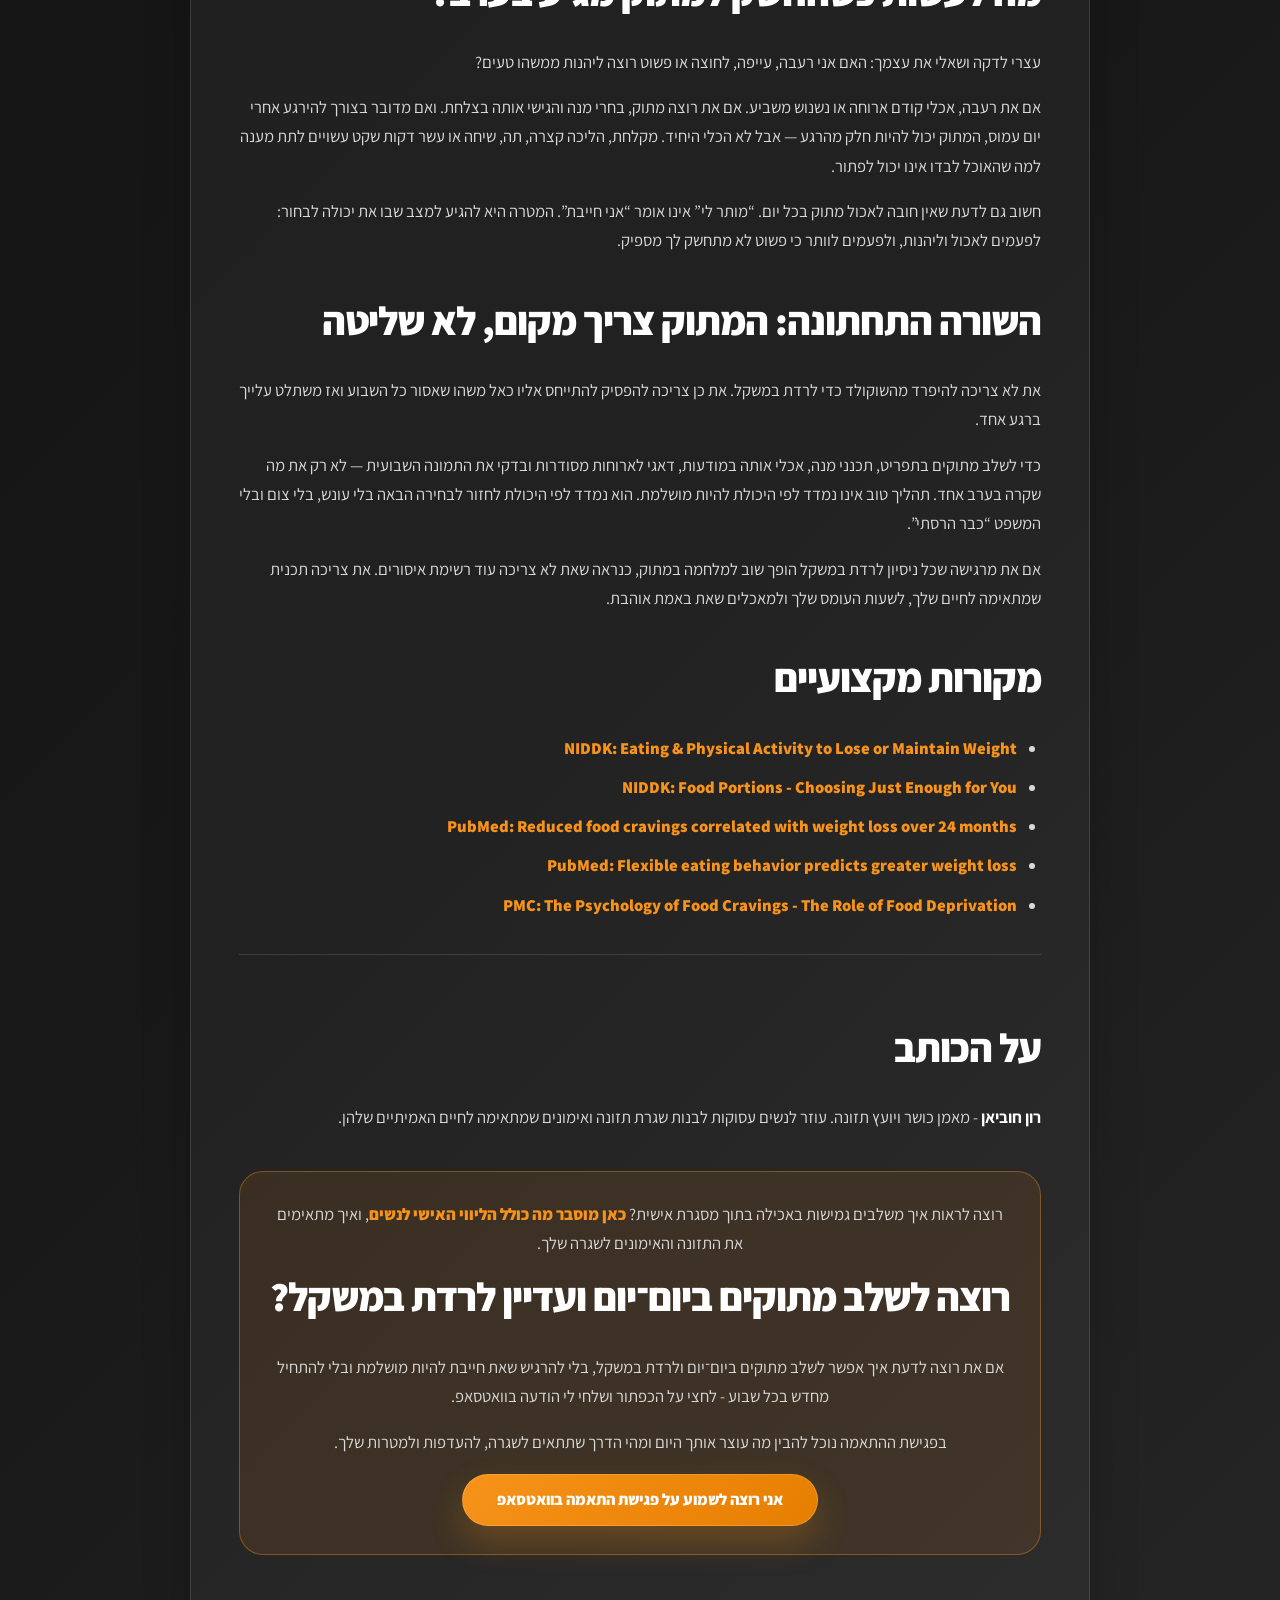
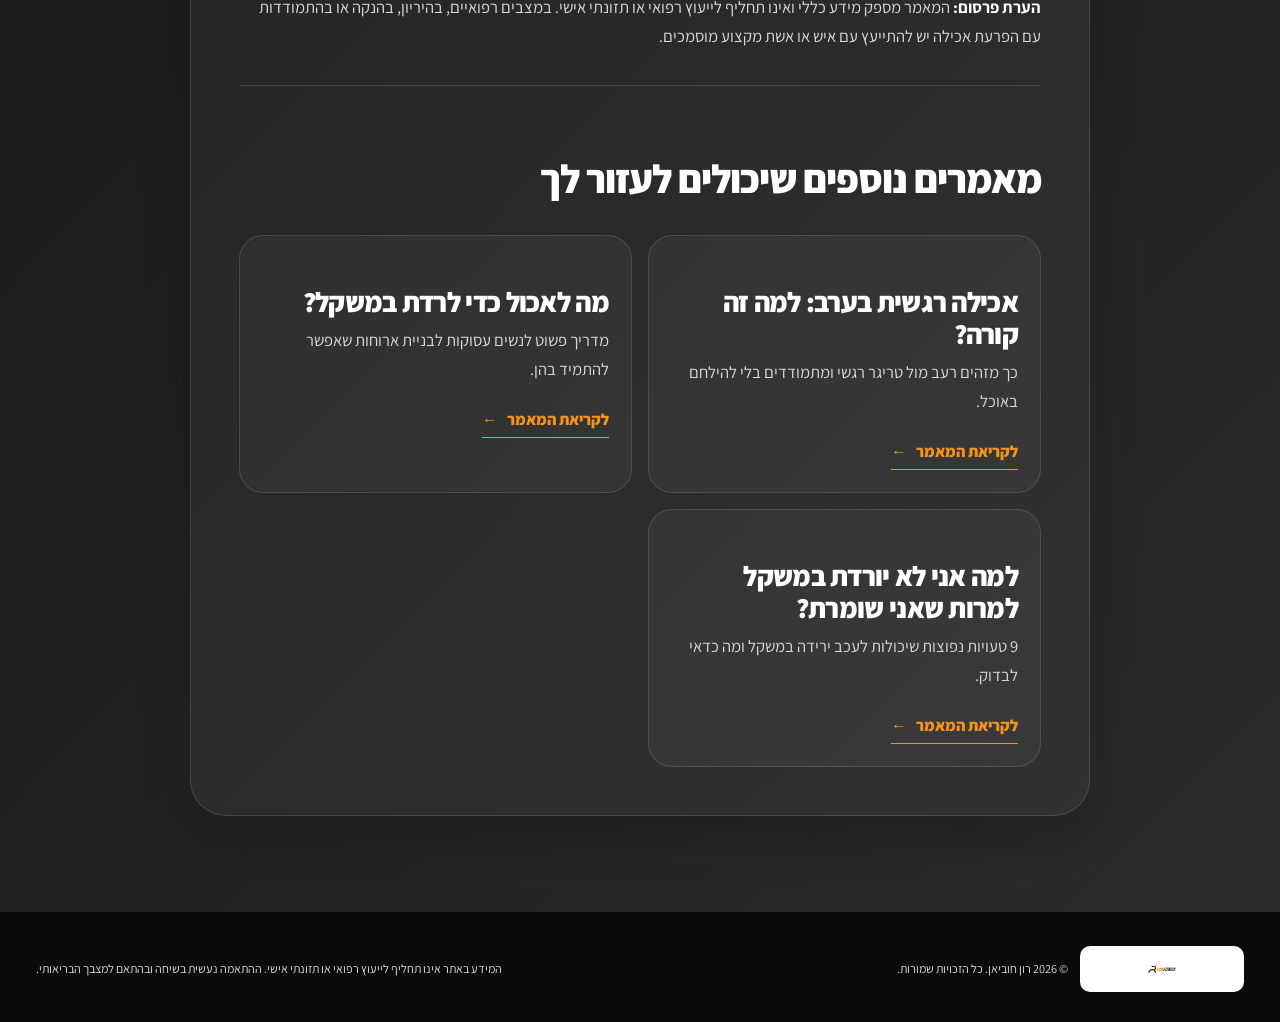
<file: blog/how-to-eat-sweets-and-lose-weight/index.html>
<!doctype html>
<html lang="he" dir="rtl">
  <head>
    <meta charset="UTF-8" />
    <meta name="viewport" content="width=device-width, initial-scale=1" />
    <meta name="description" content="משלבת מתוקים אבל לא מצליחה לרדת במשקל? גלי איך לתכנן את הכמות, להפחית אכילה בלי שליטה וליהנות ממתוק בלי רגשות אשם." />
    <meta name="theme-color" content="#111111" />
    <meta property="og:type" content="article" />
    <meta property="og:title" content="איך לשלב מתוקים בתפריט ועדיין לרדת במשקל?" />
    <meta property="og:description" content="משלבת מתוקים אבל לא מצליחה לרדת במשקל? גלי איך לתכנן את הכמות, להפחית אכילה בלי שליטה וליהנות ממתוק בלי רגשות אשם." />
    <meta property="og:url" content="https://weightloss.ronhubian.com/blog/how-to-eat-sweets-and-lose-weight" />
    <meta property="article:author" content="רון חוביאן" />
    <meta property="article:published_time" content="2026-08-30" />
    <meta property="article:modified_time" content="2026-09-07" />
    <link rel="canonical" href="https://weightloss.ronhubian.com/blog/how-to-eat-sweets-and-lose-weight" />
    <title>איך לשלב מתוקים בתפריט ועדיין לרדת במשקל?</title>
    <script>document.documentElement.classList.add("js");</script>
    <link rel="preconnect" href="https://fonts.googleapis.com" />
    <link rel="preconnect" href="https://fonts.gstatic.com" crossorigin />
    <link href="https://fonts.googleapis.com/css2?family=Assistant:wght@400;500;600;700;800;900&display=swap" rel="stylesheet" />
    <link rel="stylesheet" href="/styles.css?v=20260826-mobile-final-2" />
    <script src="/script.js?v=20260826-mobile-final-2" defer></script>
    <script type="application/ld+json">
      {
        "@context": "https://schema.org",
        "@type": "BlogPosting",
        "headline": "איך לשלב מתוקים בתפריט ועדיין לרדת במשקל?",
        "description": "משלבת מתוקים אבל לא מצליחה לרדת במשקל? גלי איך לתכנן את הכמות, להפחית אכילה בלי שליטה וליהנות ממתוק בלי רגשות אשם.",
        "author": { "@type": "Person", "name": "רון חוביאן" },
        "publisher": { "@type": "Organization", "name": "RON FITNESS" },
        "datePublished": "2026-08-30",
        "dateModified": "2026-09-07",
        "mainEntityOfPage": {
          "@type": "WebPage",
          "@id": "https://weightloss.ronhubian.com/blog/how-to-eat-sweets-and-lose-weight"
        },
        "keywords": [
          "איך לשלב מתוקים בתפריט",
          "לאכול מתוק ולרדת במשקל",
          "מתוקים בדיאטה",
          "חשק למתוק",
          "איך להפסיק לאכול מתוק",
          "ירידה במשקל לנשים"
        ],
        "articleSection": "תזונה וירידה במשקל",
        "inLanguage": "he"
      }
    </script>
  </head>
  <body class="article-page">
    <a class="skip-link" href="#main-content">דילוג לתוכן המרכזי</a>
    <header class="site-header"><div class="container header-inner"><a class="brand" href="/" aria-label="חזרה לדף הבית"><img class="brand-logo" src="/assets/ron-fitness-logo-white.png" alt="RON FITNESS" /></a><a class="header-cta" data-whatsapp href="#" target="_blank" rel="noopener noreferrer">בדיקת התאמה</a></div></header>
    <main id="main-content">
      <article class="article-shell">
        <div class="container article-container">
          <nav class="breadcrumbs" aria-label="פירורי לחם">
            <a href="/">בית</a><span aria-hidden="true">›</span><a href="/blog/">מאמרים</a><span aria-hidden="true">›</span><span>איך לשלב מתוקים בתפריט</span>
          </nav>
          <header class="article-header reveal">
            <p class="eyebrow">תזונה וירידה במשקל</p>
            <h1>איך לשלב מתוקים בתפריט ועדיין לרדת במשקל?</h1>
            <div class="article-meta" aria-label="פרטי המאמר">
              <span>רון חוביאן</span><span>30.08.2026</span><span>עודכן: 07.09.2026</span><span>זמן קריאה: 8 דקות</span>
            </div>
          </header>
          <div class="article-content">
<p>כל היום ניסית להיות “בסדר”.</p>
<p>שתית קפה בלי עוגייה, אכלת סלט בצהריים ואפילו אמרת לא לשוקולד שהיה במשרד. ואז הגיע הערב. הבית נרגע, העייפות עלתה ופתאום כל מה שרצית היה משהו מתוק.</p>
<p>פתחת חבילת שוקולד והתכוונת לאכול שתי קוביות. אחרי כמה דקות גילית שנשארה חצי חבילה. מיד הגיעה המחשבה המוכרת: <strong>“הרסתי את היום. ממחר אני מפסיקה עם מתוקים.”</strong></p>
<p>אבל למחרת אותו סיפור חזר על עצמו.</p>
<p>אם זה מוכר לך, חשוב שתדעי: את לא חייבת לבחור בין ירידה במשקל לבין שוקולד. אפשר לשלב מתוקים בתפריט וגם לרדת במשקל. הבעיה בדרך כלל אינה עצם אכילת המתוק, אלא הכמות, התזמון והדרך שבה את ניגשת אליו.</p>
<h2 id="section">האם אפשר לאכול מתוק ולרדת במשקל?</h2>
<p>כן. ירידה במשקל אינה נקבעת לפי מאכל אחד, אלא לפי <a href="/blog/why-am-i-not-losing-weight/">התמונה הכוללת לאורך זמן</a>. כדי לרדת במשקל נדרש בדרך כלל מאזן אנרגיה שלילי — כלומר, לצרוך פחות אנרגיה מזו שהגוף מוציא לאורך זמן. לכן גם תפריט שמכיל שוקולד, גלידה או עוגה יכול לאפשר ירידה במשקל, אם הכמות הכוללת מתאימה לך.</p>
<p>זה לא אומר שלכמות אין משמעות. מתוקים רבים מרכזים הרבה קלוריות בנפח קטן ולא תמיד משביעים כמו ארוחה שמכילה חלבון, ירקות וסיבים. קל מאוד לאכול מהם עוד ועוד בלי להרגיש שאכלת “ארוחה”. שתי קוביות שוקולד יכולות להשתלב בתפריט; חבילה שנאכלת מול הטלוויזיה בלי לשים לב כבר עשויה למחוק את הגירעון שנוצר במשך היום.</p>
<p>במילים פשוטות: המתוק אינו כפתור שעוצר ירידה במשקל. הוא דומה להוצאה קטנה בתקציב. כשהיא מתוכננת, היא יכולה להשתלב. כשהוצאות קטנות מצטברות בלי מעקב, פתאום לא ברור לאן נעלם כל הכסף.</p>
<h2 id="section-1">למה איסור מוחלט על מתוקים עלול לעבוד נגדך?</h2>
<p>כשאת אומרת לעצמך “אסור לי”, המתוק לא נעלם. לפעמים הוא דווקא מקבל יותר מקום במחשבות. את יכולה להחזיק כמה ימים, אבל ברגע של עייפות, מתח או רעב, האיסור נשבר. ואז במקום לאכול מנה אחת וליהנות ממנה, את אוכלת מהר, מרגישה אשמה ומבטיחה שמחר תהיי נוקשה עוד יותר.</p>
<p>כך נוצר מעגל מתיש:</p>
<p>איסור מוחלט ← חשק הולך וגובר ← אכילה בלי שליטה ← אשמה ← איסור חדש.</p>
<p>מחקרים על התנהגות אכילה מצביעים על כך שגישה גמישה עשויה לתמוך טוב יותר בירידה ובשמירה על המשקל לעומת חשיבה נוקשה של “הכול או כלום”. מחקר קטן שפורסם ב־2025 מצא כי משתתפים ששילבו כמויות קטנות של מאכלים שהם השתוקקו אליהם בתוך ארוחות מאוזנות ירדו יותר במשקל ודיווחו על ירידה גדולה יותר בחשק למתוק ולמאכלים עתירי שומן. בגלל גודל המדגם אי אפשר להפוך את הממצא לחוק שמתאים לכולן, אבל הוא מחזק עיקרון חשוב: שילוב מתוכנן עשוי להיות יעיל יותר ממלחמה יומיומית באוכל.</p>
<h2 id="section-2">למה את לא יורדת במשקל למרות שאת אוכלת רק מעט מתוק?</h2>
<p>הטעות הנפוצה היא לחשוב ש“אני אוכלת רק קצת מתוק”, בלי לבדוק מה באמת נכלל ב“קצת”.</p>
<p>קובייה בזמן הכנת ארוחת הערב, טעימה מהעוגה של הילדים, כפית ממרח מהצנצנת, שני ביסים בעבודה וקינוח מול הטלוויזיה — כל אחד מהם מרגיש זניח. יחד הם יכולים להפוך לכמות משמעותית.</p>
<p>סיבה נוספת היא פיצוי. אכלת קינוח, ולכן החלטת לדלג על ארוחת הערב. כעבור שעתיים נהיית רעבה, חזרת למטבח ואכלת יותר ממה שתכננת. הקינוח לא היה הבעיה; הניסיון “לתקן” אותו באמצעות רעב יצר את האכילה הנוספת.</p>
<p><a href="/blog/emotional-eating-at-night/">גם תזמון לא מתאים יכול להקשות</a>. כשאת מגיעה לערב אחרי יום של קפה, נשנושים וארוחה קטנה מדי, הגוף אינו מחפש רק טעם מתוק — הוא מחפש אנרגיה. במצב כזה קשה הרבה יותר לעצור אחרי מנה קטנה.</p>
<h2 id="section-3">איך לשלב מתוקים בתפריט בלי לעצור את הירידה במשקל?</h2>
<h3 id="section-4">1. החליטי מראש מהי מנת המתוק שלך</h3>
<p>אל תאכלי ישירות מהאריזה. שימי בצלחת את הכמות שבחרת והחזירי את החבילה לארון. המטרה אינה למצוא “מספר קסם” שמתאים לכולן, אלא להפוך אכילה אוטומטית לבחירה מודעת.</p>
<p>מנה יכולה להיות, לדוגמה, שתיים עד ארבע קוביות שוקולד, ארטיק אישי, עוגייה אחת או פרוסת עוגה קטנה. הכמות המדויקת צריכה להתאים לתפריט, לרעב, להעדפות ולמטרה שלך.</p>
<h3 id="section-5">2. שלבי את המתוק אחרי ארוחה מסודרת</h3>
<p>כדאי לנסות לאכול את המתוק בסיום ארוחה שיש בה חלבון, ירקות או מקור לסיבים, ולא כשהגעת מורעבת. אין כאן “חוק מטבולי” שהופך קינוח אחרי ארוחה לדיאטטי. היתרון הוא התנהגותי: כשאת שבעה יותר, קל לך לבחור מנה ולסיים אותה.</p>
<h3 id="section-6">3. בחרי את המתוק שבאמת רצית</h3>
<p>אם רצית שוקולד ואכלת במקום זה יוגורט, פרי, תמר, קרקר ואז גם שוקולד — לא חסכת. לפעמים הניסיון למצוא חמישה תחליפים מסתיים ביותר אוכל ופחות סיפוק. בחרי מנה מדודה מהמתוק שאת באמת אוהבת ואכלי אותה בלי טלפון ובלי לעמוד ליד השיש.</p>
<h3 id="section-7">4. הפסיקי “לחסוך” אוכל כל היום</h3>
<p><a href="/blog/what-to-eat-to-lose-weight/">ארוחות מסודרות</a> עם חלבון, ירקות, פחמימה בכמות מתאימה ושומן איכותי יכולות לעזור לך להגיע לערב פחות רעבה. אם רוב הקלוריות שלך נאכלות בין 20:00 ל־23:00, בדקי קודם מה חסר לך בשעות הבוקר והצהריים.</p>
<h3 id="section-8">5. עקבי במשך שבוע, בלי לשפוט את עצמך</h3>
<p>רשמי במשך שבעה ימים מתי רצית מתוק, מה אכלת לפניו, כמה אכלת ומה הרגשת. המטרה אינה לנהל פנקס אשמה, אלא לזהות דפוס. אולי החשק מגיע תמיד אחרי יום עבודה ארוך, אולי כשאת מדלגת על צהריים, ואולי בזמן צפייה בסדרה.</p>
<p>ברגע שאת מזהה את הרגע החוזר, אפשר לתכנן לו פתרון אמיתי.</p>
<h2 id="section-9">מה לעשות כשהחשק למתוק מגיע בערב?</h2>
<p>עצרי לדקה ושאלי את עצמך: האם אני רעבה, עייפה, לחוצה או פשוט רוצה ליהנות ממשהו טעים?</p>
<p>אם את רעבה, אכלי קודם ארוחה או נשנוש משביע. אם את רוצה מתוק, בחרי מנה והגישי אותה בצלחת. ואם מדובר בצורך להירגע אחרי יום עמוס, המתוק יכול להיות חלק מהרגע — אבל לא הכלי היחיד. מקלחת, הליכה קצרה, תה, שיחה או עשר דקות שקט עשויים לתת מענה למה שהאוכל לבדו אינו יכול לפתור.</p>
<p>חשוב גם לדעת שאין חובה לאכול מתוק בכל יום. “מותר לי” אינו אומר “אני חייבת”. המטרה היא להגיע למצב שבו את יכולה לבחור: לפעמים לאכול וליהנות, ולפעמים לוותר כי פשוט לא מתחשק לך מספיק.</p>
<h2 id="section-10">השורה התחתונה: המתוק צריך מקום, לא שליטה</h2>
<p>את לא צריכה להיפרד מהשוקולד כדי לרדת במשקל. את כן צריכה להפסיק להתייחס אליו כאל משהו שאסור כל השבוע ואז משתלט עלייך ברגע אחד.</p>
<p>כדי לשלב מתוקים בתפריט, תכנני מנה, אכלי אותה במודעות, דאגי לארוחות מסודרות ובדקי את התמונה השבועית — לא רק את מה שקרה בערב אחד. תהליך טוב אינו נמדד לפי היכולת להיות מושלמת. הוא נמדד לפי היכולת לחזור לבחירה הבאה בלי עונש, בלי צום ובלי המשפט “כבר הרסתי”.</p>
<p>אם את מרגישה שכל ניסיון לרדת במשקל הופך שוב למלחמה במתוק, כנראה שאת לא צריכה עוד רשימת איסורים. את צריכה תכנית שמתאימה לחיים שלך, לשעות העומס שלך ולמאכלים שאת באמת אוהבת.</p>

            <h2>מקורות מקצועיים</h2>
            <ul>
              <li><a href="https://www.niddk.nih.gov/health-information/weight-management/adult-overweight-obesity/eating-physical-activity" target="_blank" rel="noopener noreferrer">NIDDK: Eating &amp; Physical Activity to Lose or Maintain Weight</a></li>
              <li><a href="https://www.niddk.nih.gov/health-information/weight-management/just-enough-food-portions" target="_blank" rel="noopener noreferrer">NIDDK: Food Portions - Choosing Just Enough for You</a></li>
              <li><a href="https://pubmed.ncbi.nlm.nih.gov/39826856/" target="_blank" rel="noopener noreferrer">PubMed: Reduced food cravings correlated with weight loss over 24 months</a></li>
              <li><a href="https://pubmed.ncbi.nlm.nih.gov/29494790/" target="_blank" rel="noopener noreferrer">PubMed: Flexible eating behavior predicts greater weight loss</a></li>
              <li><a href="https://pmc.ncbi.nlm.nih.gov/articles/PMC7399671/" target="_blank" rel="noopener noreferrer">PMC: The Psychology of Food Cravings - The Role of Food Deprivation</a></li>
            </ul>

            <div class="article-author">
              <h2>על הכותב</h2>
              <p><strong>רון חוביאן</strong> - מאמן כושר ויועץ תזונה. עוזר לנשים עסוקות לבנות שגרת תזונה ואימונים שמתאימה לחיים האמיתיים שלהן.</p>
            </div>

            <div class="article-cta-box article-cta-final">
              <p>רוצה לראות איך משלבים גמישות באכילה בתוך מסגרת אישית? <a href="/#personal-coaching" data-program-link>כאן מוסבר מה כולל הליווי האישי לנשים</a>, ואיך מתאימים את התזונה והאימונים לשגרה שלך.</p>
              <h2>רוצה לשלב מתוקים ביום־יום ועדיין לרדת במשקל?</h2>
              <p>אם את רוצה לדעת איך אפשר לשלב מתוקים ביום־יום ולרדת במשקל, בלי להרגיש שאת חייבת להיות מושלמת ובלי להתחיל מחדש בכל שבוע - לחצי על הכפתור ושלחי לי הודעה בוואטסאפ.</p>
              <p>בפגישת ההתאמה נוכל להבין מה עוצר אותך היום ומהי הדרך שתתאים לשגרה, להעדפות ולמטרות שלך.</p>
              <a class="button button-primary" data-whatsapp href="#" target="_blank" rel="noopener noreferrer">אני רוצה לשמוע על פגישת התאמה בוואטסאפ</a>
            </div>

            <p><strong>הערת פרסום:</strong> המאמר מספק מידע כללי ואינו תחליף לייעוץ רפואי או תזונתי אישי. במצבים רפואיים, בהיריון, בהנקה או בהתמודדות עם הפרעת אכילה יש להתייעץ עם איש או אשת מקצוע מוסמכים.</p>

            <section class="related-articles" aria-labelledby="related-title">
              <h2 id="related-title">מאמרים נוספים שיכולים לעזור לך</h2>
              <div class="related-articles-grid">
                <article class="related-article-card">
                  <h3>אכילה רגשית בערב: למה זה קורה?</h3>
                  <p>כך מזהים רעב מול טריגר רגשי ומתמודדים בלי להילחם באוכל.</p>
                  <a class="text-link" href="/blog/emotional-eating-at-night/">לקריאת המאמר <span aria-hidden="true">←</span></a>
                </article>
                <article class="related-article-card">
                  <h3>מה לאכול כדי לרדת במשקל?</h3>
                  <p>מדריך פשוט לנשים עסוקות לבניית ארוחות שאפשר להתמיד בהן.</p>
                  <a class="text-link" href="/blog/what-to-eat-to-lose-weight/">לקריאת המאמר <span aria-hidden="true">←</span></a>
                </article>
                <article class="related-article-card">
                  <h3>למה אני לא יורדת במשקל למרות שאני שומרת?</h3>
                  <p>9 טעויות נפוצות שיכולות לעכב ירידה במשקל ומה כדאי לבדוק.</p>
                  <a class="text-link" href="/blog/why-am-i-not-losing-weight/">לקריאת המאמר <span aria-hidden="true">←</span></a>
                </article>
              </div>
            </section>
          </div>
        </div>
      </article>
    </main>
    <footer class="site-footer"><div class="container footer-inner"><div class="footer-brand"><img src="/assets/ron-fitness-logo.png" alt="RON FITNESS" /><p>© <span id="current-year">2026</span> רון חוביאן. כל הזכויות שמורות.</p></div><p class="footer-note">המידע באתר אינו תחליף לייעוץ רפואי או תזונתי אישי. ההתאמה נעשית בשיחה ובהתאם למצבך הבריאותי.</p></div></footer>
    <a class="floating-whatsapp" data-whatsapp href="#" target="_blank" rel="noopener noreferrer" aria-label="בדיקת התאמה לתוכנית בוואטסאפ"><svg viewBox="0 0 24 24" aria-hidden="true"><path d="M20.52 3.48A11.82 11.82 0 0 0 12.1 0C5.55 0 .22 5.33.22 11.88c0 2.1.55 4.15 1.6 5.95L.12 24l6.32-1.66a11.9 11.9 0 0 0 5.65 1.44h.01c6.55 0 11.88-5.33 11.88-11.88 0-3.18-1.23-6.17-3.46-8.42ZM12.1 21.77h-.01a9.85 9.85 0 0 1-5.03-1.38l-.36-.21-3.75.98 1-3.65-.23-.38a9.82 9.82 0 0 1-1.51-5.25c0-5.45 4.44-9.89 9.9-9.89a9.82 9.82 0 0 1 6.99 2.9 9.83 9.83 0 0 1 2.9 7c-.01 5.45-4.45 9.88-9.9 9.88Zm5.42-7.41c-.3-.15-1.76-.87-2.03-.96-.27-.1-.47-.15-.67.15-.2.3-.77.96-.94 1.16-.17.2-.35.22-.65.07-.3-.15-1.25-.46-2.39-1.48a8.93 8.93 0 0 1-1.65-2.06c-.17-.3-.02-.46.13-.61.13-.13.3-.35.45-.52.15-.17.2-.3.3-.5.1-.2.05-.37-.02-.52-.08-.15-.67-1.61-.92-2.21-.24-.58-.48-.5-.67-.51h-.57c-.2 0-.52.07-.8.37-.27.3-1.04 1.02-1.04 2.48 0 1.47 1.07 2.88 1.22 3.08.15.2 2.1 3.2 5.08 4.49.71.3 1.26.49 1.7.63.71.22 1.36.19 1.87.11.57-.08 1.76-.72 2-1.41.25-.7.25-1.3.18-1.42-.08-.12-.28-.2-.58-.35Z" /></svg><span>בדיקת התאמה</span></a>
  </body>
</html>
</file>
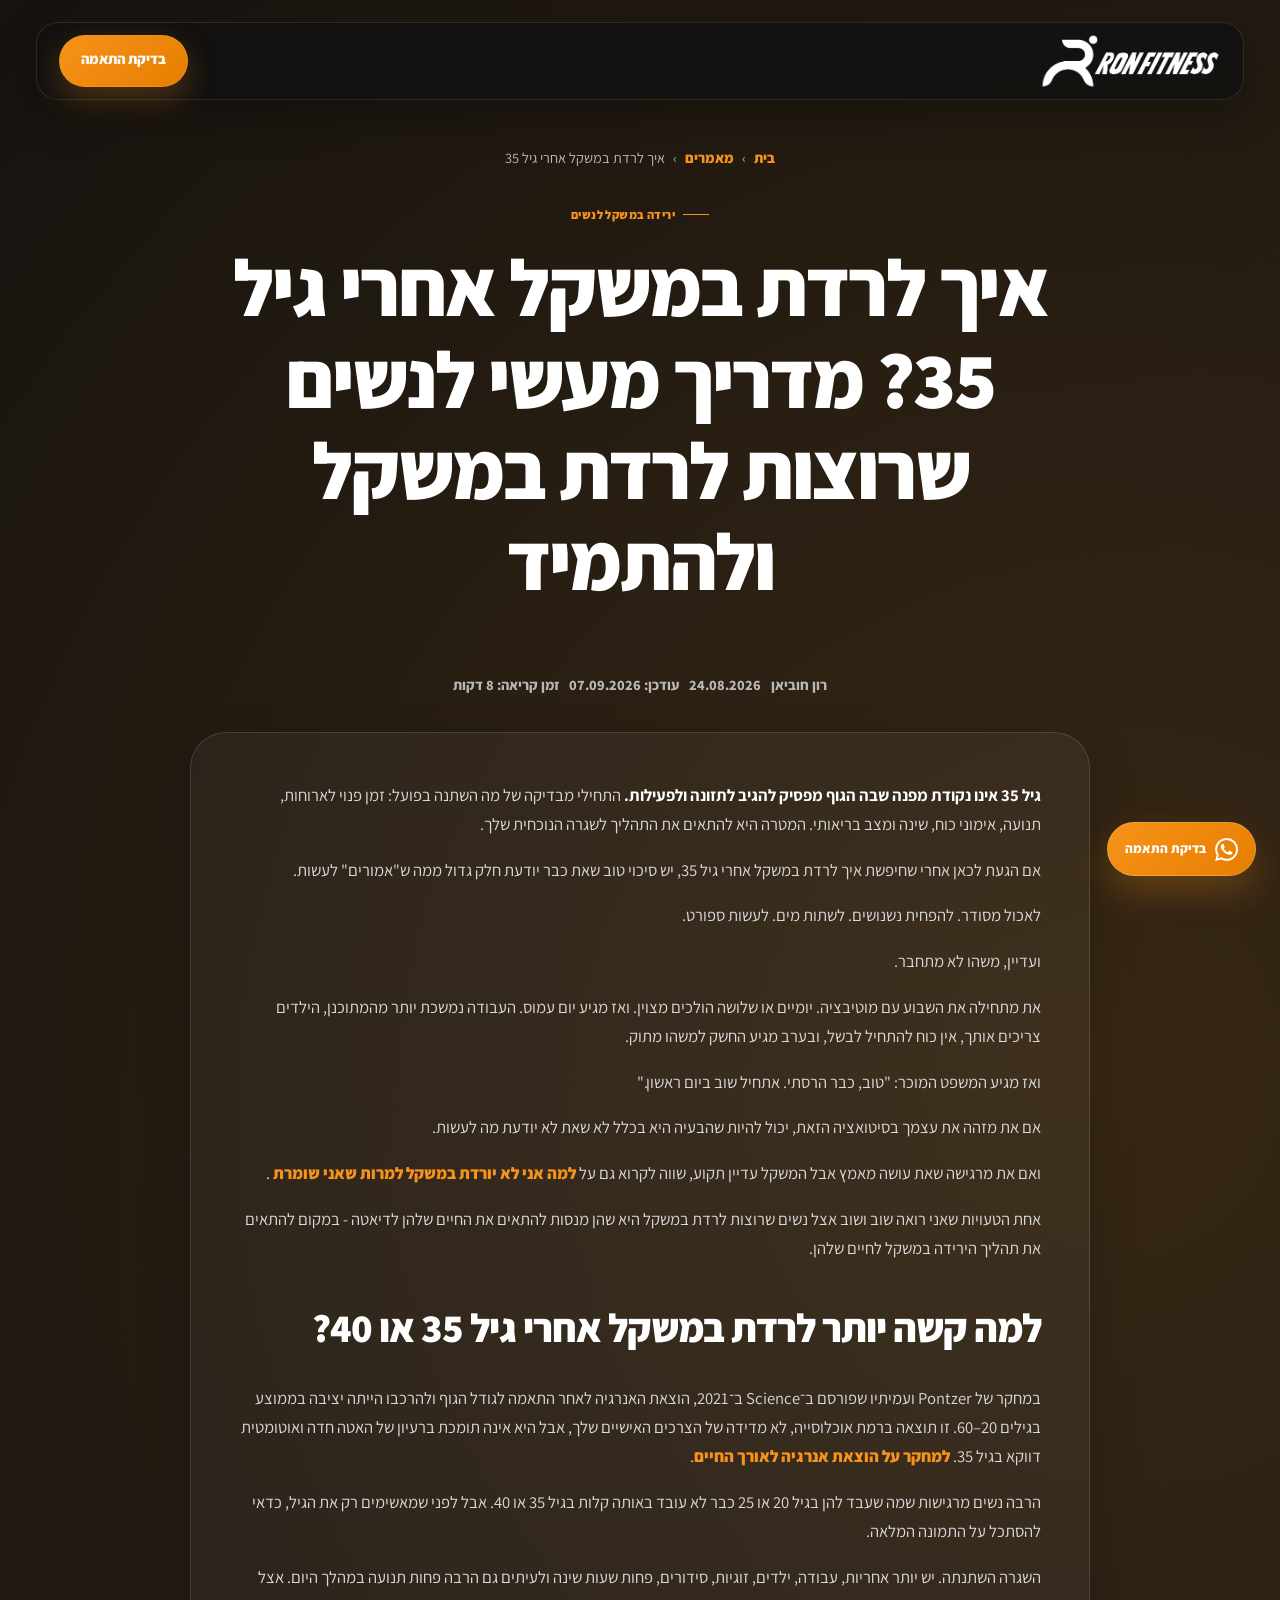
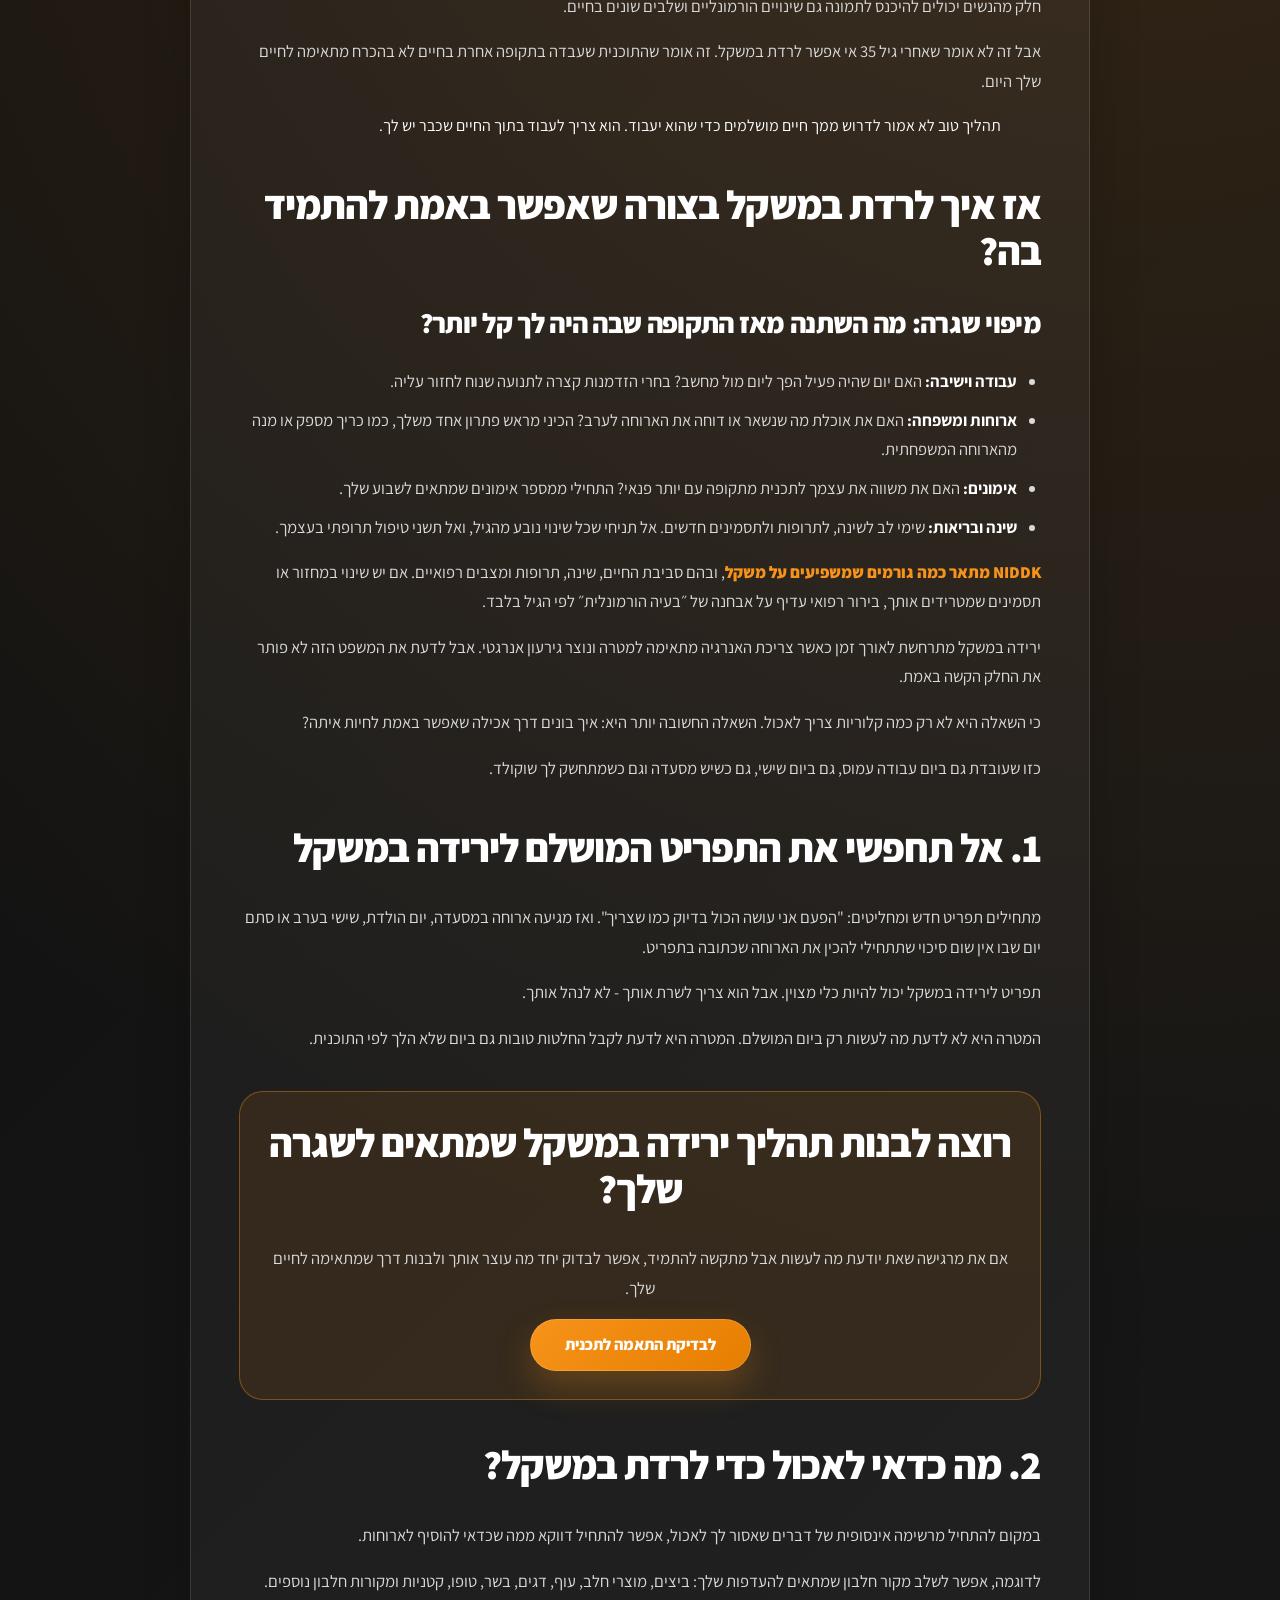
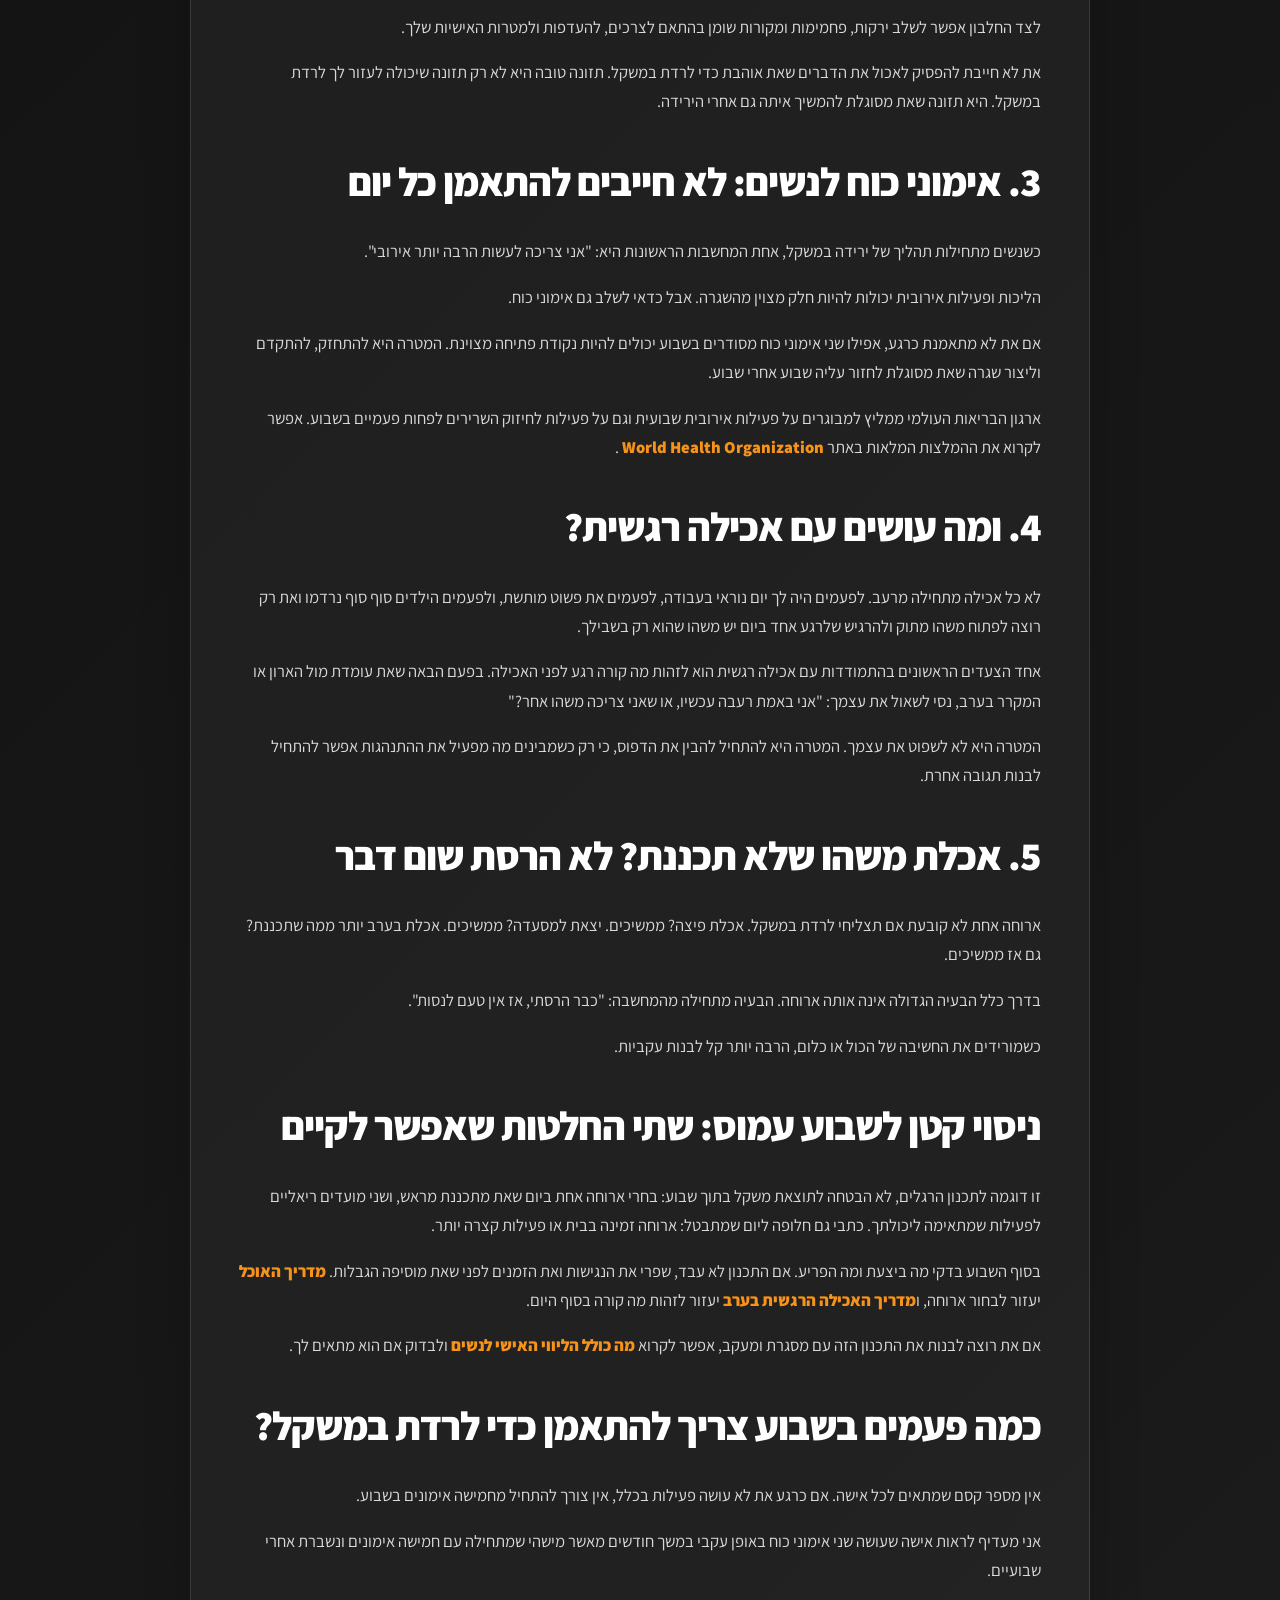
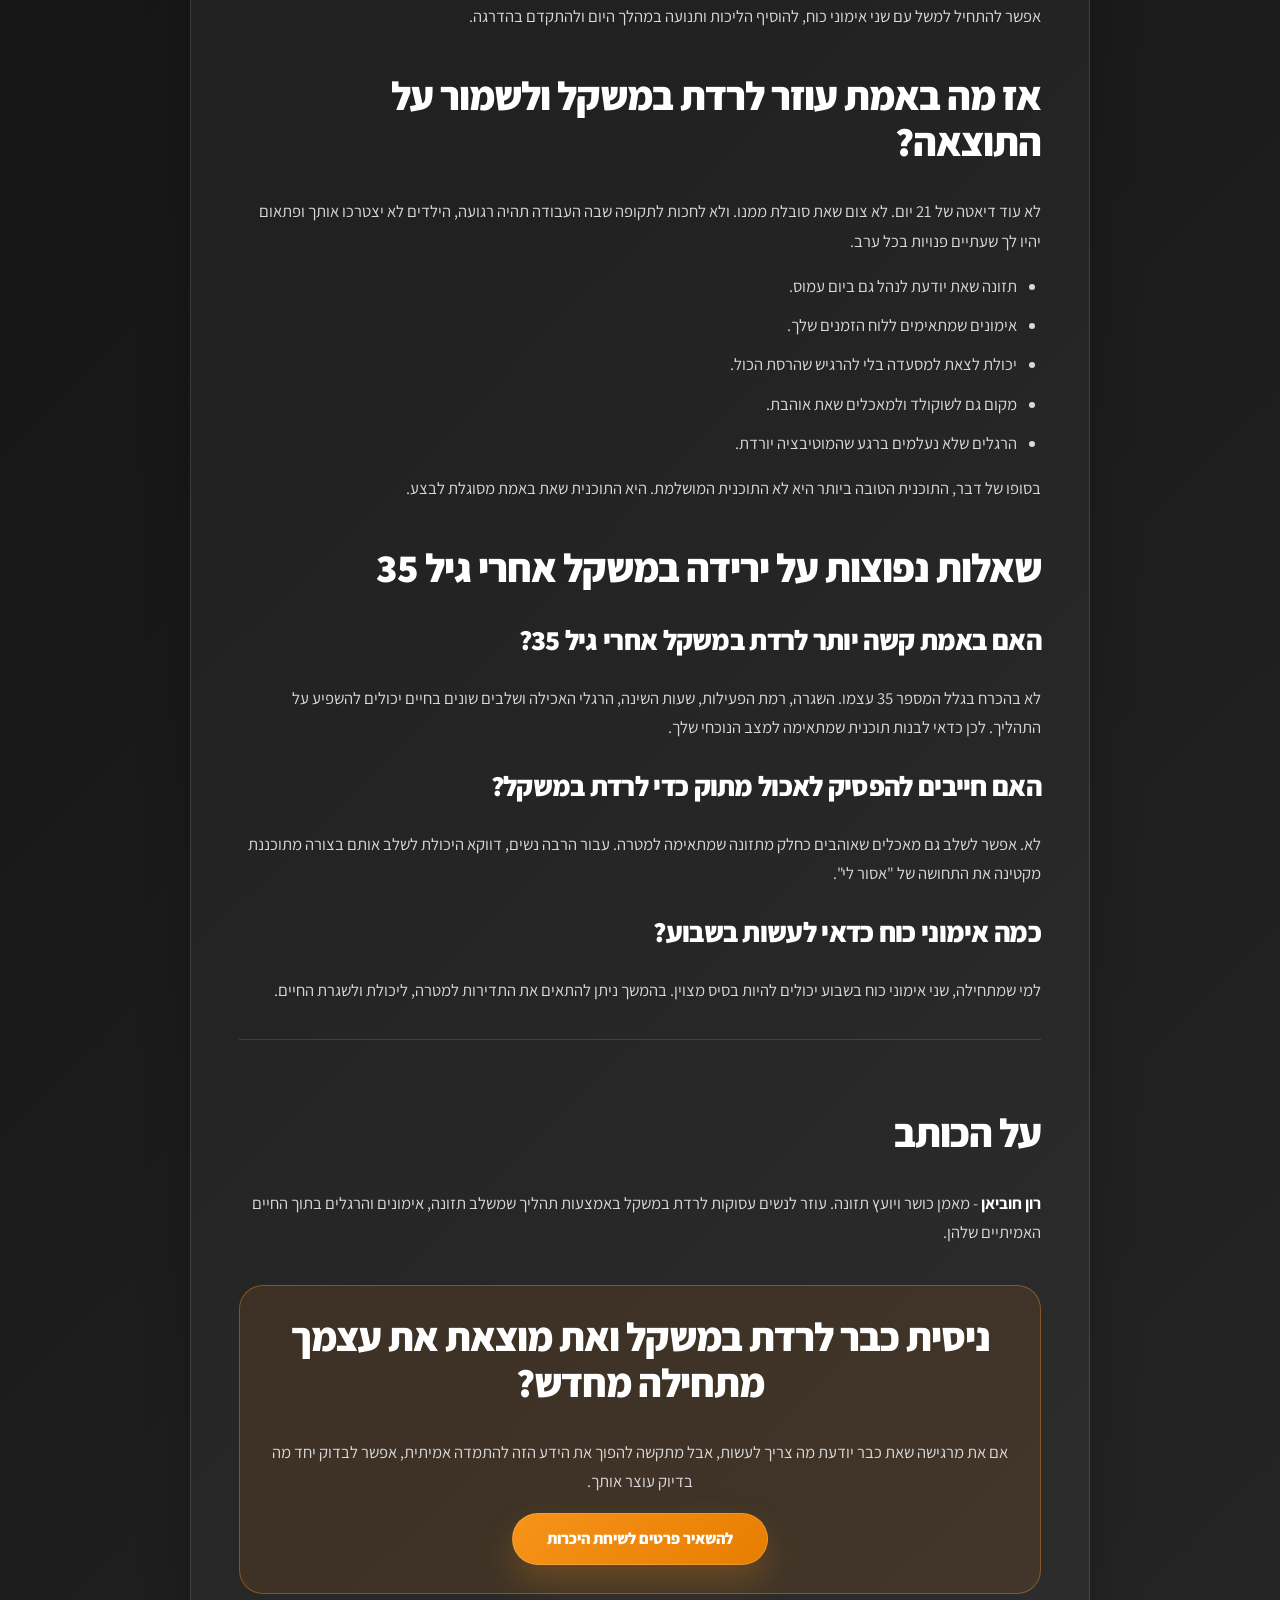
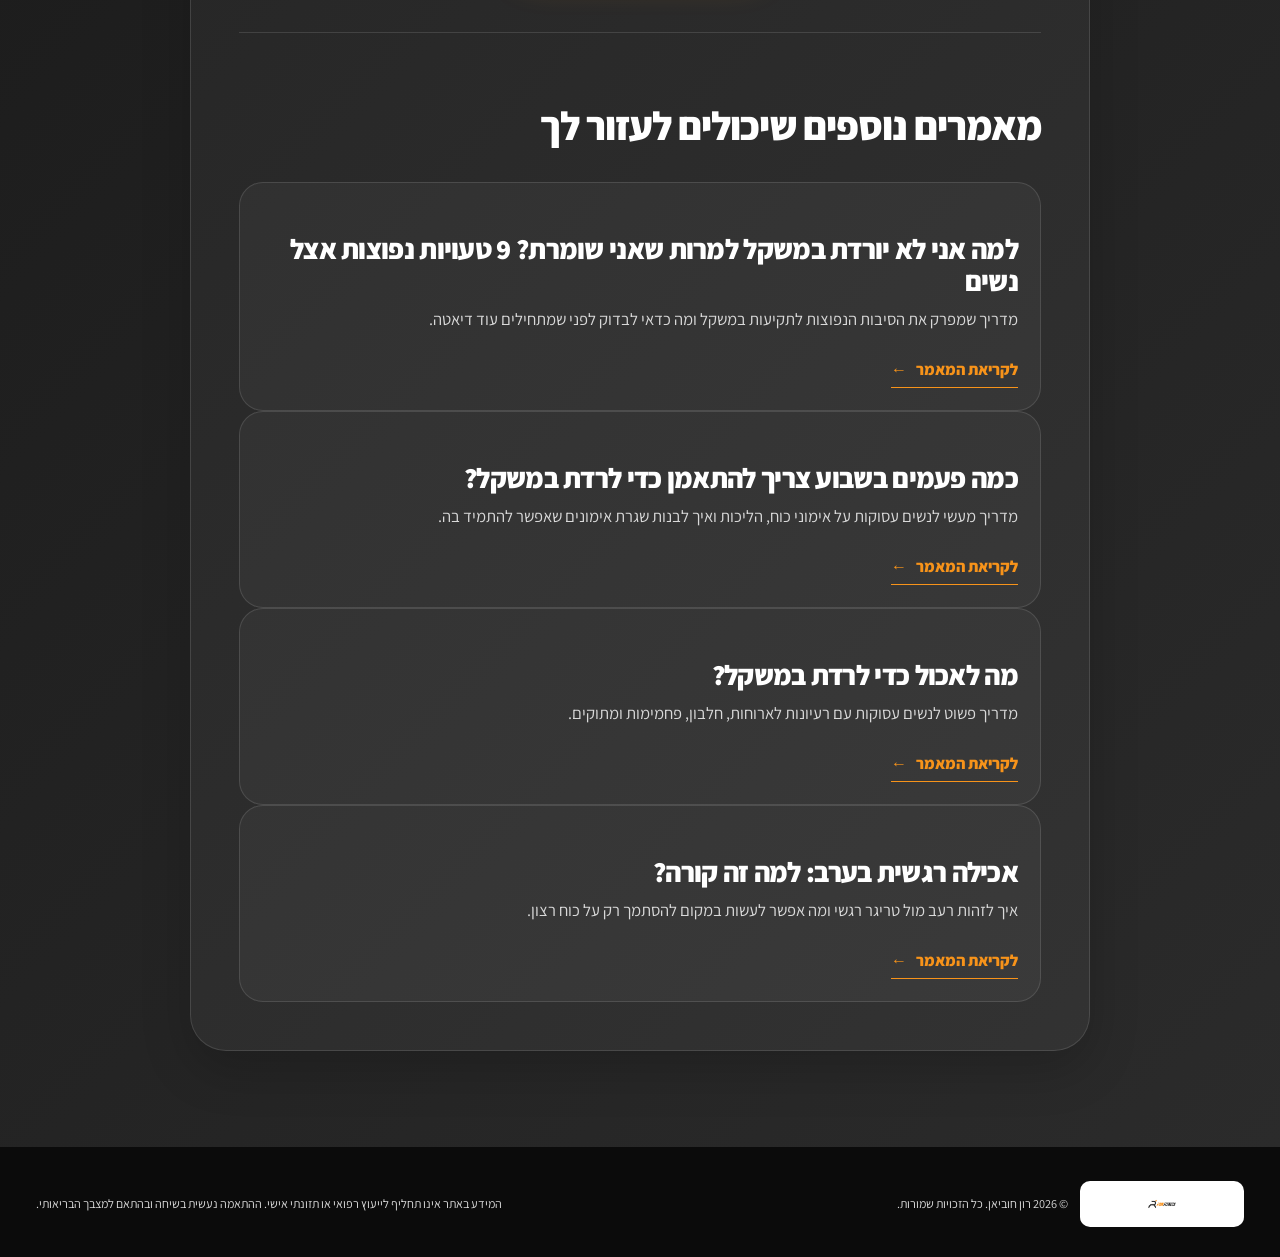
<file: blog/how-to-lose-weight-after-35/index.html>
<!doctype html>
<html lang="he" dir="rtl">
  <head>
    <meta charset="UTF-8" />
    <meta name="viewport" content="width=device-width, initial-scale=1" />
    <meta
      name="description"
      content="איך לרדת במשקל אחרי גיל 35 בלי להתחיל דיאטה מחדש בכל שבוע? מדריך מעשי לנשים עם תזונה, אימוני כוח, אכילה רגשית וטיפים להתמדה."
    />
    <meta name="theme-color" content="#3a2119" />
    <meta property="og:type" content="article" />
    <meta property="og:url" content="https://weightloss.ronhubian.com/blog/how-to-lose-weight-after-35/" />
    <meta
      property="og:title"
      content="איך לרדת במשקל אחרי גיל 35? מדריך מעשי לנשים | רון חוביאן"
    />
    <meta
      property="og:description"
      content="מדריך מעשי לנשים שרוצות לרדת במשקל אחרי גיל 35 בלי להישבר שוב בכל שבוע."
    />
    <meta property="article:author" content="רון חוביאן" />
    <meta property="article:published_time" content="2026-08-24" />
    <meta property="article:modified_time" content="2026-09-07" />
    <link
      rel="canonical"
      href="https://weightloss.ronhubian.com/blog/how-to-lose-weight-after-35/"
    />
    <title>איך לרדת במשקל אחרי גיל 35? מדריך מעשי לנשים | רון חוביאן</title>
    <script>
      document.documentElement.classList.add("js");
    </script>
    <link rel="preconnect" href="https://fonts.googleapis.com" />
    <link rel="preconnect" href="https://fonts.gstatic.com" crossorigin />
    <link
      href="https://fonts.googleapis.com/css2?family=Assistant:wght@400;500;600;700;800&display=swap"
      rel="stylesheet"
    />
    <link rel="stylesheet" href="/styles.css" />
    <script src="/script.js" defer></script>
    <script type="application/ld+json">
      {
        "@context": "https://schema.org",
        "@type": "BlogPosting",
        "headline": "איך לרדת במשקל אחרי גיל 35? מדריך מעשי לנשים שרוצות לרדת במשקל ולהתמיד",
        "description": "איך לרדת במשקל אחרי גיל 35 בלי להתחיל דיאטה מחדש בכל שבוע? מדריך מעשי לנשים עם תזונה, אימוני כוח, אכילה רגשית וטיפים להתמדה.",
        "author": {
          "@type": "Person",
          "name": "רון חוביאן"
        },
        "publisher": {
          "@type": "Organization",
          "name": "RON FITNESS"
        },
        "datePublished": "2026-08-24",
        "dateModified": "2026-09-07",
        "mainEntityOfPage": {
          "@type": "WebPage",
          "@id": "https://weightloss.ronhubian.com/blog/how-to-lose-weight-after-35/"
        }
      }
    </script>
    <script type="application/ld+json">
      {
        "@context": "https://schema.org",
        "@type": "FAQPage",
        "mainEntity": [
          {
            "@type": "Question",
            "name": "האם באמת קשה יותר לרדת במשקל אחרי גיל 35?",
            "acceptedAnswer": {
              "@type": "Answer",
              "text": "לא בהכרח בגלל המספר 35 עצמו. השגרה, רמת הפעילות, שעות השינה, הרגלי האכילה ושלבים שונים בחיים יכולים להשפיע על התהליך. לכן כדאי לבנות תוכנית שמתאימה למצב הנוכחי שלך."
            }
          },
          {
            "@type": "Question",
            "name": "האם חייבים להפסיק לאכול מתוק כדי לרדת במשקל?",
            "acceptedAnswer": {
              "@type": "Answer",
              "text": "לא. אפשר לשלב גם מאכלים שאוהבים כחלק מתזונה שמתאימה למטרה. עבור הרבה נשים, דווקא היכולת לשלב אותם בצורה מתוכננת מקטינה את תחושת האיסור."
            }
          },
          {
            "@type": "Question",
            "name": "כמה אימוני כוח כדאי לעשות בשבוע?",
            "acceptedAnswer": {
              "@type": "Answer",
              "text": "למי שמתחילה, שני אימוני כוח בשבוע יכולים להיות בסיס מצוין. בהמשך ניתן להתאים את התדירות למטרה, ליכולת ולשגרת החיים."
            }
          }
        ]
      }
    </script>
  </head>
  <body class="article-page">
    <a class="skip-link" href="#main-content">דילוג לתוכן המרכזי</a>

    <header class="site-header">
      <div class="container header-inner">
        <a class="brand" href="/" aria-label="חזרה לדף הבית">
          <img
            class="brand-logo"
            src="/assets/ron-fitness-logo-white.png"
            alt="RON FITNESS"
          />
        </a>
        <a
          class="header-cta"
          data-whatsapp
          href="#"
          target="_blank"
          rel="noopener noreferrer"
        >
          בדיקת התאמה
        </a>
      </div>
    </header>

    <main id="main-content">
      <article class="article-shell">
        <div class="container article-container">
          <nav class="breadcrumbs" aria-label="פירורי לחם">
            <a href="/">בית</a>
            <span aria-hidden="true">›</span>
            <a href="/blog/">מאמרים</a>
            <span aria-hidden="true">›</span>
            <span>איך לרדת במשקל אחרי גיל 35</span>
          </nav>

          <header class="article-header reveal">
            <p class="eyebrow">ירידה במשקל לנשים</p>
            <h1>איך לרדת במשקל אחרי גיל 35? מדריך מעשי לנשים שרוצות לרדת במשקל ולהתמיד</h1>
            <div class="article-meta" aria-label="פרטי המאמר">
              <span>רון חוביאן</span>
              <span>24.08.2026</span>
              <span>עודכן: 07.09.2026</span>
              <span>זמן קריאה: 8 דקות</span>
            </div>
          </header>

          <div class="article-content">
            <p><strong>גיל 35 אינו נקודת מפנה שבה הגוף מפסיק להגיב לתזונה ולפעילות.</strong> התחילי מבדיקה של מה השתנה בפועל: זמן פנוי לארוחות, תנועה, אימוני כוח, שינה ומצב בריאותי. המטרה היא להתאים את התהליך לשגרה הנוכחית שלך.</p>
            <p>
              אם הגעת לכאן אחרי שחיפשת איך לרדת במשקל אחרי גיל 35, יש סיכוי טוב
              שאת כבר יודעת חלק גדול ממה ש"אמורים" לעשות.
            </p>
            <p>לאכול מסודר. להפחית נשנושים. לשתות מים. לעשות ספורט.</p>
            <p>ועדיין, משהו לא מתחבר.</p>
            <p>
              את מתחילה את השבוע עם מוטיבציה. יומיים או שלושה הולכים מצוין. ואז
              מגיע יום עמוס. העבודה נמשכת יותר מהמתוכנן, הילדים צריכים אותך,
              אין כוח להתחיל לבשל, ובערב מגיע החשק למשהו מתוק.
            </p>
            <p>ואז מגיע המשפט המוכר: "טוב, כבר הרסתי. אתחיל שוב ביום ראשון."</p>
            <p>
              אם את מזהה את עצמך בסיטואציה הזאת, יכול להיות שהבעיה היא בכלל לא
              שאת לא יודעת מה לעשות.
            </p>
            <p>
              ואם את מרגישה שאת עושה מאמץ אבל המשקל עדיין תקוע, שווה לקרוא גם על
              <a href="/blog/why-am-i-not-losing-weight/">
                למה אני לא יורדת במשקל למרות שאני שומרת
              </a>.
            </p>
            <p>
              אחת הטעויות שאני רואה שוב ושוב אצל נשים שרוצות לרדת במשקל היא שהן
              מנסות להתאים את החיים שלהן לדיאטה - במקום להתאים את תהליך הירידה
              במשקל לחיים שלהן.
            </p>

            <h2>למה קשה יותר לרדת במשקל אחרי גיל 35 או 40?</h2>
            <p>במחקר של Pontzer ועמיתיו שפורסם ב־Science ב־2021, הוצאת האנרגיה לאחר התאמה לגודל הגוף ולהרכבו הייתה יציבה בממוצע בגילים 20–60. זו תוצאה ברמת אוכלוסייה, לא מדידה של הצרכים האישיים שלך, אבל היא אינה תומכת ברעיון של האטה חדה ואוטומטית דווקא בגיל 35. <a href="https://pubmed.ncbi.nlm.nih.gov/34385400/">למחקר על הוצאת אנרגיה לאורך החיים</a>.</p>
            <p>
              הרבה נשים מרגישות שמה שעבד להן בגיל 20 או 25 כבר לא עובד באותה
              קלות בגיל 35 או 40. אבל לפני שמאשימים רק את הגיל, כדאי להסתכל על
              התמונה המלאה.
            </p>
            <p>
              השגרה השתנתה. יש יותר אחריות, עבודה, ילדים, זוגיות, סידורים, פחות
              שעות שינה ולעיתים גם הרבה פחות תנועה במהלך היום. אצל חלק מהנשים
              יכולים להיכנס לתמונה גם שינויים הורמונליים ושלבים שונים בחיים.
            </p>
            <p>
              אבל זה לא אומר שאחרי גיל 35 אי אפשר לרדת במשקל. זה אומר שהתוכנית
              שעבדה בתקופה אחרת בחיים לא בהכרח מתאימה לחיים שלך היום.
            </p>
            <blockquote>
              תהליך טוב לא אמור לדרוש ממך חיים מושלמים כדי שהוא יעבוד. הוא צריך
              לעבוד בתוך החיים שכבר יש לך.
            </blockquote>

            <h2>אז איך לרדת במשקל בצורה שאפשר באמת להתמיד בה?</h2>
            <h3>מיפוי שגרה: מה השתנה מאז התקופה שבה היה לך קל יותר?</h3>
            <ul>
              <li><strong>עבודה וישיבה:</strong> האם יום שהיה פעיל הפך ליום מול מחשב? בחרי הזדמנות קצרה לתנועה שנוח לחזור עליה.</li>
              <li><strong>ארוחות ומשפחה:</strong> האם את אוכלת מה שנשאר או דוחה את הארוחה לערב? הכיני מראש פתרון אחד משלך, כמו כריך מספק או מנה מהארוחה המשפחתית.</li>
              <li><strong>אימונים:</strong> האם את משווה את עצמך לתכנית מתקופה עם יותר פנאי? התחילי ממספר אימונים שמתאים לשבוע שלך.</li>
              <li><strong>שינה ובריאות:</strong> שימי לב לשינה, לתרופות ולתסמינים חדשים. אל תניחי שכל שינוי נובע מהגיל, ואל תשני טיפול תרופתי בעצמך.</li>
            </ul>
            <p><a href="https://www.niddk.nih.gov/health-information/weight-management/adult-overweight-obesity/factors-affecting-weight-health">NIDDK מתאר כמה גורמים שמשפיעים על משקל</a>, ובהם סביבת החיים, שינה, תרופות ומצבים רפואיים. אם יש שינוי במחזור או תסמינים שמטרידים אותך, בירור רפואי עדיף על אבחנה של ״בעיה הורמונלית״ לפי הגיל בלבד.</p>
            <p>
              ירידה במשקל מתרחשת לאורך זמן כאשר צריכת האנרגיה מתאימה למטרה ונוצר
              גירעון אנרגטי. אבל לדעת את המשפט הזה לא פותר את החלק הקשה באמת.
            </p>
            <p>
              כי השאלה היא לא רק כמה קלוריות צריך לאכול. השאלה החשובה יותר היא:
              איך בונים דרך אכילה שאפשר באמת לחיות איתה?
            </p>
            <p>
              כזו שעובדת גם ביום עבודה עמוס, גם ביום שישי, גם כשיש מסעדה וגם
              כשמתחשק לך שוקולד.
            </p>

            <h2>1. אל תחפשי את התפריט המושלם לירידה במשקל</h2>
            <p>
              מתחילים תפריט חדש ומחליטים: "הפעם אני עושה הכול בדיוק כמו שצריך".
              ואז מגיעה ארוחה במסעדה, יום הולדת, שישי בערב או סתם יום שבו אין
              שום סיכוי שתתחילי להכין את הארוחה שכתובה בתפריט.
            </p>
            <p>
              תפריט לירידה במשקל יכול להיות כלי מצוין. אבל הוא צריך לשרת אותך -
              לא לנהל אותך.
            </p>
            <p>
              המטרה היא לא לדעת מה לעשות רק ביום המושלם. המטרה היא לדעת לקבל
              החלטות טובות גם ביום שלא הלך לפי התוכנית.
            </p>

            <div class="article-cta-box">
              <h2>רוצה לבנות תהליך ירידה במשקל שמתאים לשגרה שלך?</h2>
              <p>
                אם את מרגישה שאת יודעת מה לעשות אבל מתקשה להתמיד, אפשר לבדוק
                יחד מה עוצר אותך ולבנות דרך שמתאימה לחיים שלך.
              </p>
              <a
                class="button button-primary"
                data-whatsapp
                href="#"
                target="_blank"
                rel="noopener noreferrer"
              >
                לבדיקת התאמה לתכנית
              </a>
            </div>

            <h2>2. מה כדאי לאכול כדי לרדת במשקל?</h2>
            <p>
              במקום להתחיל מרשימה אינסופית של דברים שאסור לך לאכול, אפשר להתחיל
              דווקא ממה שכדאי להוסיף לארוחות.
            </p>
            <p>
              לדוגמה, אפשר לשלב מקור חלבון שמתאים להעדפות שלך: ביצים, מוצרי
              חלב, עוף, דגים, בשר, טופו, קטניות ומקורות חלבון נוספים.
            </p>
            <p>
              לצד החלבון אפשר לשלב ירקות, פחמימות ומקורות שומן בהתאם לצרכים,
              להעדפות ולמטרות האישיות שלך.
            </p>
            <p>
              את לא חייבת להפסיק לאכול את הדברים שאת אוהבת כדי לרדת במשקל. תזונה
              טובה היא לא רק תזונה שיכולה לעזור לך לרדת במשקל. היא תזונה שאת
              מסוגלת להמשיך איתה גם אחרי הירידה.
            </p>

            <h2>3. אימוני כוח לנשים: לא חייבים להתאמן כל יום</h2>
            <p>
              כשנשים מתחילות תהליך של ירידה במשקל, אחת המחשבות הראשונות היא:
              "אני צריכה לעשות הרבה יותר אירובי".
            </p>
            <p>
              הליכות ופעילות אירובית יכולות להיות חלק מצוין מהשגרה. אבל כדאי
              לשלב גם אימוני כוח.
            </p>
            <p>
              אם את לא מתאמנת כרגע, אפילו שני אימוני כוח מסודרים בשבוע יכולים
              להיות נקודת פתיחה מצוינת. המטרה היא להתחזק, להתקדם וליצור שגרה
              שאת מסוגלת לחזור עליה שבוע אחרי שבוע.
            </p>
            <p>
              ארגון הבריאות העולמי ממליץ למבוגרים על פעילות אירובית שבועית וגם
              על פעילות לחיזוק השרירים לפחות פעמיים בשבוע. אפשר לקרוא את
              ההמלצות המלאות באתר
              <a
                href="https://www.who.int/news-room/fact-sheets/detail/physical-activity"
                target="_blank"
                rel="noopener noreferrer"
              >
                World Health Organization
              </a>.
            </p>

            <h2>4. ומה עושים עם אכילה רגשית?</h2>
            <p>
              לא כל אכילה מתחילה מרעב. לפעמים היה לך יום נוראי בעבודה, לפעמים את
              פשוט מותשת, ולפעמים הילדים סוף סוף נרדמו ואת רק רוצה לפתוח משהו
              מתוק ולהרגיש שלרגע אחד ביום יש משהו שהוא רק בשבילך.
            </p>
            <p>
              אחד הצעדים הראשונים בהתמודדות עם אכילה רגשית הוא לזהות מה קורה רגע
              לפני האכילה. בפעם הבאה שאת עומדת מול הארון או המקרר בערב, נסי
              לשאול את עצמך: "אני באמת רעבה עכשיו, או שאני צריכה משהו אחר?"
            </p>
            <p>
              המטרה היא לא לשפוט את עצמך. המטרה היא להתחיל להבין את הדפוס, כי רק
              כשמבינים מה מפעיל את ההתנהגות אפשר להתחיל לבנות תגובה אחרת.
            </p>

            <h2>5. אכלת משהו שלא תכננת? לא הרסת שום דבר</h2>
            <p>
              ארוחה אחת לא קובעת אם תצליחי לרדת במשקל. אכלת פיצה? ממשיכים. יצאת
              למסעדה? ממשיכים. אכלת בערב יותר ממה שתכננת? גם אז ממשיכים.
            </p>
            <p>
              בדרך כלל הבעיה הגדולה אינה אותה ארוחה. הבעיה מתחילה מהמחשבה: "כבר
              הרסתי, אז אין טעם לנסות".
            </p>
            <p>כשמורידים את החשיבה של הכול או כלום, הרבה יותר קל לבנות עקביות.</p>

            <h2>ניסוי קטן לשבוע עמוס: שתי החלטות שאפשר לקיים</h2>
            <p>זו דוגמה לתכנון הרגלים, לא הבטחה לתוצאת משקל בתוך שבוע: בחרי ארוחה אחת ביום שאת מתכננת מראש, ושני מועדים ריאליים לפעילות שמתאימה ליכולתך. כתבי גם חלופה ליום שמתבטל: ארוחה זמינה בבית או פעילות קצרה יותר.</p>
            <p>בסוף השבוע בדקי מה ביצעת ומה הפריע. אם התכנון לא עבד, שפרי את הנגישות ואת הזמנים לפני שאת מוסיפה הגבלות. <a href="/blog/what-to-eat-to-lose-weight/">מדריך האוכל</a> יעזור לבחור ארוחה, ו<a href="/blog/emotional-eating-at-night/">מדריך האכילה הרגשית בערב</a> יעזור לזהות מה קורה בסוף היום.</p>
            <p>אם את רוצה לבנות את התכנון הזה עם מסגרת ומעקב, אפשר לקרוא <a href="/#personal-coaching" data-program-link>מה כולל הליווי האישי לנשים</a> ולבדוק אם הוא מתאים לך.</p>

            <h2>כמה פעמים בשבוע צריך להתאמן כדי לרדת במשקל?</h2>
            <p>
              אין מספר קסם שמתאים לכל אישה. אם כרגע את לא עושה פעילות בכלל, אין
              צורך להתחיל מחמישה אימונים בשבוע.
            </p>
            <p>
              אני מעדיף לראות אישה שעושה שני אימוני כוח באופן עקבי במשך חודשים
              מאשר מישהי שמתחילה עם חמישה אימונים ונשברת אחרי שבועיים.
            </p>
            <p>
              אפשר להתחיל למשל עם שני אימוני כוח, להוסיף הליכות ותנועה במהלך היום
              ולהתקדם בהדרגה.
            </p>

            <h2>אז מה באמת עוזר לרדת במשקל ולשמור על התוצאה?</h2>
            <p>
              לא עוד דיאטה של 21 יום. לא צום שאת סובלת ממנו. ולא לחכות לתקופה
              שבה העבודה תהיה רגועה, הילדים לא יצטרכו אותך ופתאום יהיו לך שעתיים
              פנויות בכל ערב.
            </p>
            <ul>
              <li>תזונה שאת יודעת לנהל גם ביום עמוס.</li>
              <li>אימונים שמתאימים ללוח הזמנים שלך.</li>
              <li>יכולת לצאת למסעדה בלי להרגיש שהרסת הכול.</li>
              <li>מקום גם לשוקולד ולמאכלים שאת אוהבת.</li>
              <li>הרגלים שלא נעלמים ברגע שהמוטיבציה יורדת.</li>
            </ul>
            <p>
              בסופו של דבר, התוכנית הטובה ביותר היא לא התוכנית המושלמת. היא
              התוכנית שאת באמת מסוגלת לבצע.
            </p>

            <section class="article-faq" aria-labelledby="faq-title">
              <h2 id="faq-title">שאלות נפוצות על ירידה במשקל אחרי גיל 35</h2>

              <h3>האם באמת קשה יותר לרדת במשקל אחרי גיל 35?</h3>
              <p>
                לא בהכרח בגלל המספר 35 עצמו. השגרה, רמת הפעילות, שעות השינה,
                הרגלי האכילה ושלבים שונים בחיים יכולים להשפיע על התהליך. לכן
                כדאי לבנות תוכנית שמתאימה למצב הנוכחי שלך.
              </p>

              <h3>האם חייבים להפסיק לאכול מתוק כדי לרדת במשקל?</h3>
              <p>
                לא. אפשר לשלב גם מאכלים שאוהבים כחלק מתזונה שמתאימה למטרה. עבור
                הרבה נשים, דווקא היכולת לשלב אותם בצורה מתוכננת מקטינה את התחושה
                של "אסור לי".
              </p>

              <h3>כמה אימוני כוח כדאי לעשות בשבוע?</h3>
              <p>
                למי שמתחילה, שני אימוני כוח בשבוע יכולים להיות בסיס מצוין. בהמשך
                ניתן להתאים את התדירות למטרה, ליכולת ולשגרת החיים.
              </p>
            </section>

            <div class="article-author">
              <h2>על הכותב</h2>
              <p>
                <strong>רון חוביאן</strong> - מאמן כושר ויועץ תזונה. עוזר לנשים
                עסוקות לרדת במשקל באמצעות תהליך שמשלב תזונה, אימונים והרגלים
                בתוך החיים האמיתיים שלהן.
              </p>
            </div>

            <div class="article-cta-box article-cta-final">
              <h2>ניסית כבר לרדת במשקל ואת מוצאת את עצמך מתחילה מחדש?</h2>
              <p>
                אם את מרגישה שאת כבר יודעת מה צריך לעשות, אבל מתקשה להפוך את
                הידע הזה להתמדה אמיתית, אפשר לבדוק יחד מה בדיוק עוצר אותך.
              </p>
              <a
                class="button button-primary"
                data-whatsapp
                href="#"
                target="_blank"
                rel="noopener noreferrer"
              >
                להשאיר פרטים לשיחת היכרות
              </a>
            </div>

            <section class="related-articles" aria-labelledby="related-title">
              <h2 id="related-title">מאמרים נוספים שיכולים לעזור לך</h2>
              <article class="related-article-card">
                <h3>למה אני לא יורדת במשקל למרות שאני שומרת? 9 טעויות נפוצות אצל נשים</h3>
                <p>
                  מדריך שמפרק את הסיבות הנפוצות לתקיעות במשקל ומה כדאי לבדוק
                  לפני שמתחילים עוד דיאטה.
                </p>
                <a class="text-link" href="/blog/why-am-i-not-losing-weight/">
                  לקריאת המאמר <span aria-hidden="true">←</span>
                </a>
              </article>
              <article class="related-article-card">
                <h3>כמה פעמים בשבוע צריך להתאמן כדי לרדת במשקל?</h3>
                <p>
                  מדריך מעשי לנשים עסוקות על אימוני כוח, הליכות ואיך לבנות
                  שגרת אימונים שאפשר להתמיד בה.
                </p>
                <a class="text-link" href="/blog/how-many-workouts-per-week-to-lose-weight/">
                  לקריאת המאמר <span aria-hidden="true">←</span>
                </a>
              </article>
              <article class="related-article-card">
                <h3>מה לאכול כדי לרדת במשקל?</h3>
                <p>מדריך פשוט לנשים עסוקות עם רעיונות לארוחות, חלבון, פחמימות ומתוקים.</p>
                <a class="text-link" href="/blog/what-to-eat-to-lose-weight/">
                  לקריאת המאמר <span aria-hidden="true">←</span>
                </a>
              </article>
              <article class="related-article-card">
                <h3>אכילה רגשית בערב: למה זה קורה?</h3>
                <p>איך לזהות רעב מול טריגר רגשי ומה אפשר לעשות במקום להסתמך רק על כוח רצון.</p>
                <a class="text-link" href="/blog/emotional-eating-at-night/">
                  לקריאת המאמר <span aria-hidden="true">←</span>
                </a>
              </article>
            </section>
          </div>
        </div>
      </article>
    </main>

    <footer class="site-footer">
      <div class="container footer-inner">
        <div class="footer-brand">
          <img src="/assets/ron-fitness-logo.png" alt="RON FITNESS" />
          <p>© <span id="current-year">2026</span> רון חוביאן. כל הזכויות שמורות.</p>
        </div>
        <p class="footer-note">
          המידע באתר אינו תחליף לייעוץ רפואי או תזונתי אישי. ההתאמה נעשית
          בשיחה ובהתאם למצבך הבריאותי.
        </p>
      </div>
    </footer>

    <a
      class="floating-whatsapp"
      data-whatsapp
      href="#"
      target="_blank"
      rel="noopener noreferrer"
      aria-label="בדיקת התאמה לתוכנית בוואטסאפ"
    >
      <svg viewBox="0 0 24 24" aria-hidden="true">
        <path d="M20.52 3.48A11.82 11.82 0 0 0 12.1 0C5.55 0 .22 5.33.22 11.88c0 2.1.55 4.15 1.6 5.95L.12 24l6.32-1.66a11.9 11.9 0 0 0 5.65 1.44h.01c6.55 0 11.88-5.33 11.88-11.88 0-3.18-1.23-6.17-3.46-8.42ZM12.1 21.77h-.01a9.85 9.85 0 0 1-5.03-1.38l-.36-.21-3.75.98 1-3.65-.23-.38a9.82 9.82 0 0 1-1.51-5.25c0-5.45 4.44-9.89 9.9-9.89a9.82 9.82 0 0 1 6.99 2.9 9.83 9.83 0 0 1 2.9 7c-.01 5.45-4.45 9.88-9.9 9.88Zm5.42-7.41c-.3-.15-1.76-.87-2.03-.96-.27-.1-.47-.15-.67.15-.2.3-.77.96-.94 1.16-.17.2-.35.22-.65.07-.3-.15-1.25-.46-2.39-1.48a8.93 8.93 0 0 1-1.65-2.06c-.17-.3-.02-.46.13-.61.13-.13.3-.35.45-.52.15-.17.2-.3.3-.5.1-.2.05-.37-.02-.52-.08-.15-.67-1.61-.92-2.21-.24-.58-.48-.5-.67-.51h-.57c-.2 0-.52.07-.8.37-.27.3-1.04 1.02-1.04 2.48 0 1.47 1.07 2.88 1.22 3.08.15.2 2.1 3.2 5.08 4.49.71.3 1.26.49 1.7.63.71.22 1.36.19 1.87.11.57-.08 1.76-.72 2-1.41.25-.7.25-1.3.18-1.42-.08-.12-.28-.2-.58-.35Z" />
      </svg>
      <span>בדיקת התאמה</span>
    </a>
  </body>
</html>
</file>
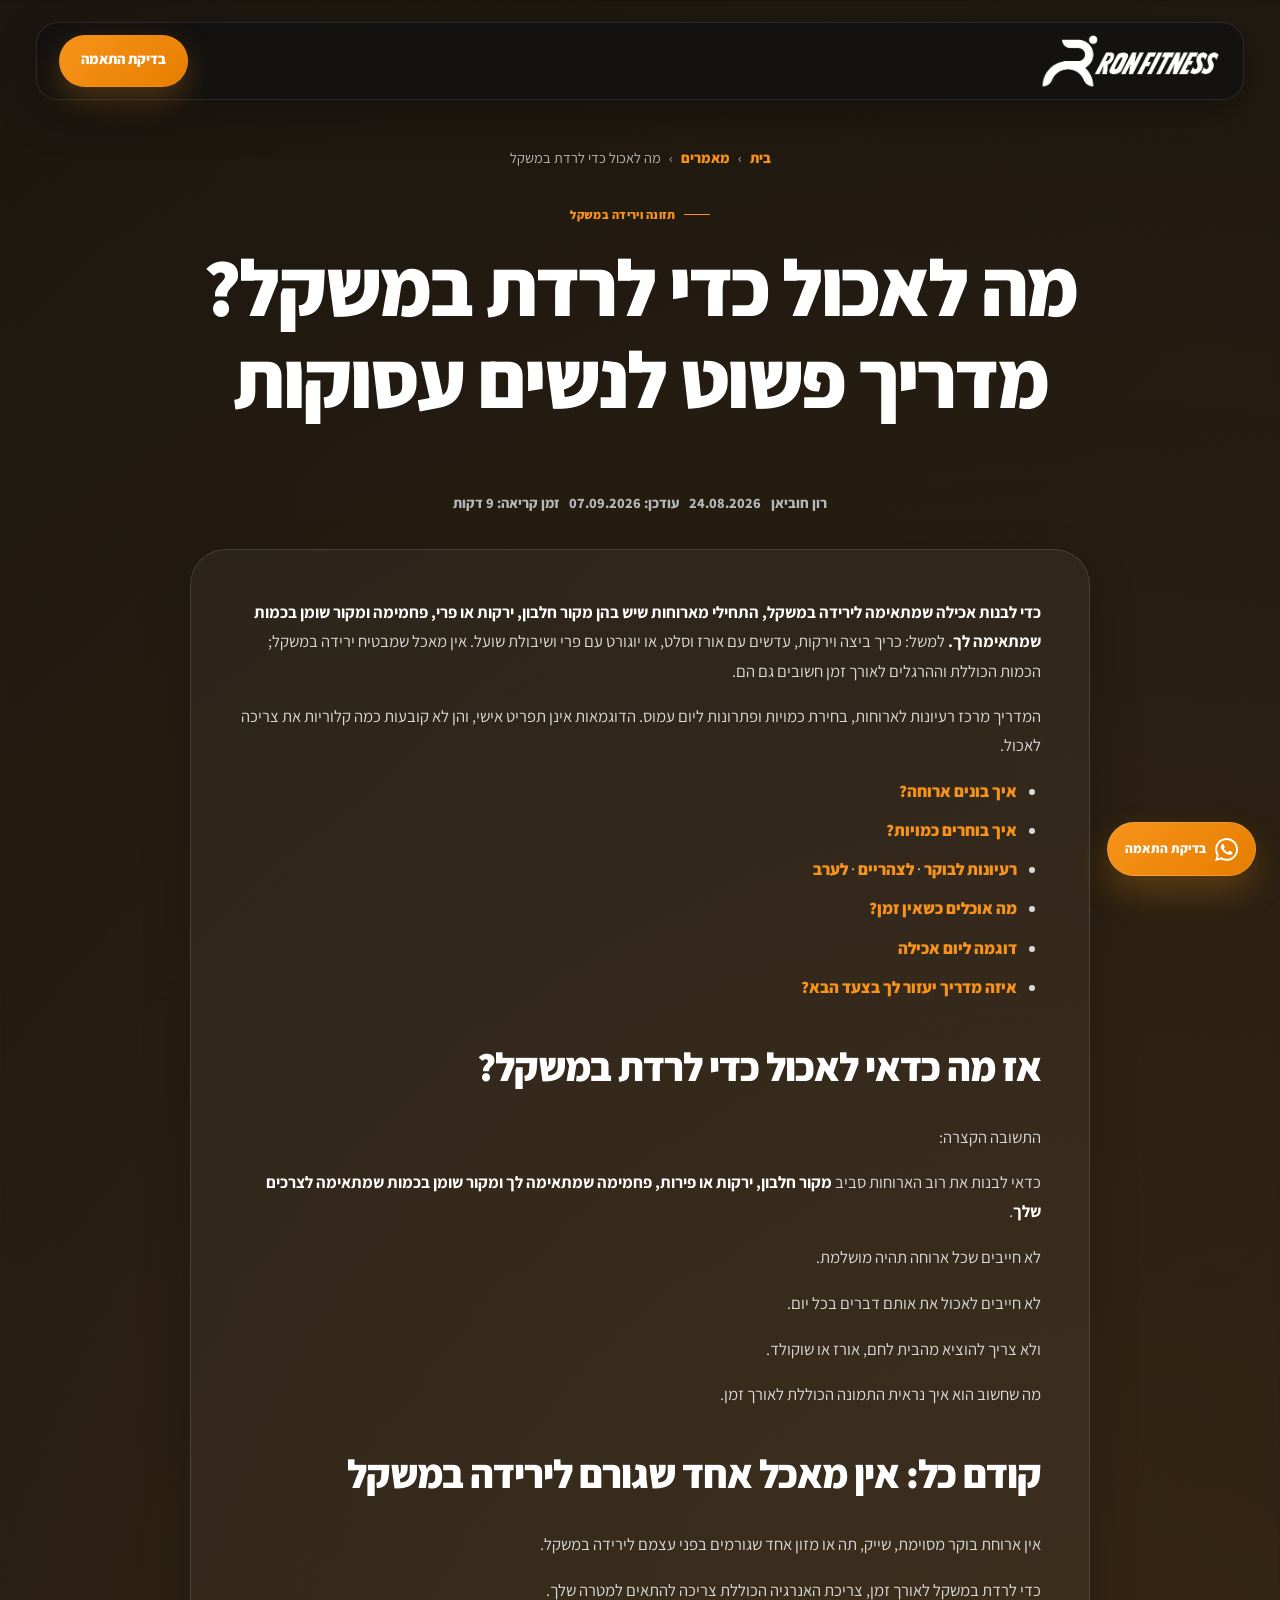
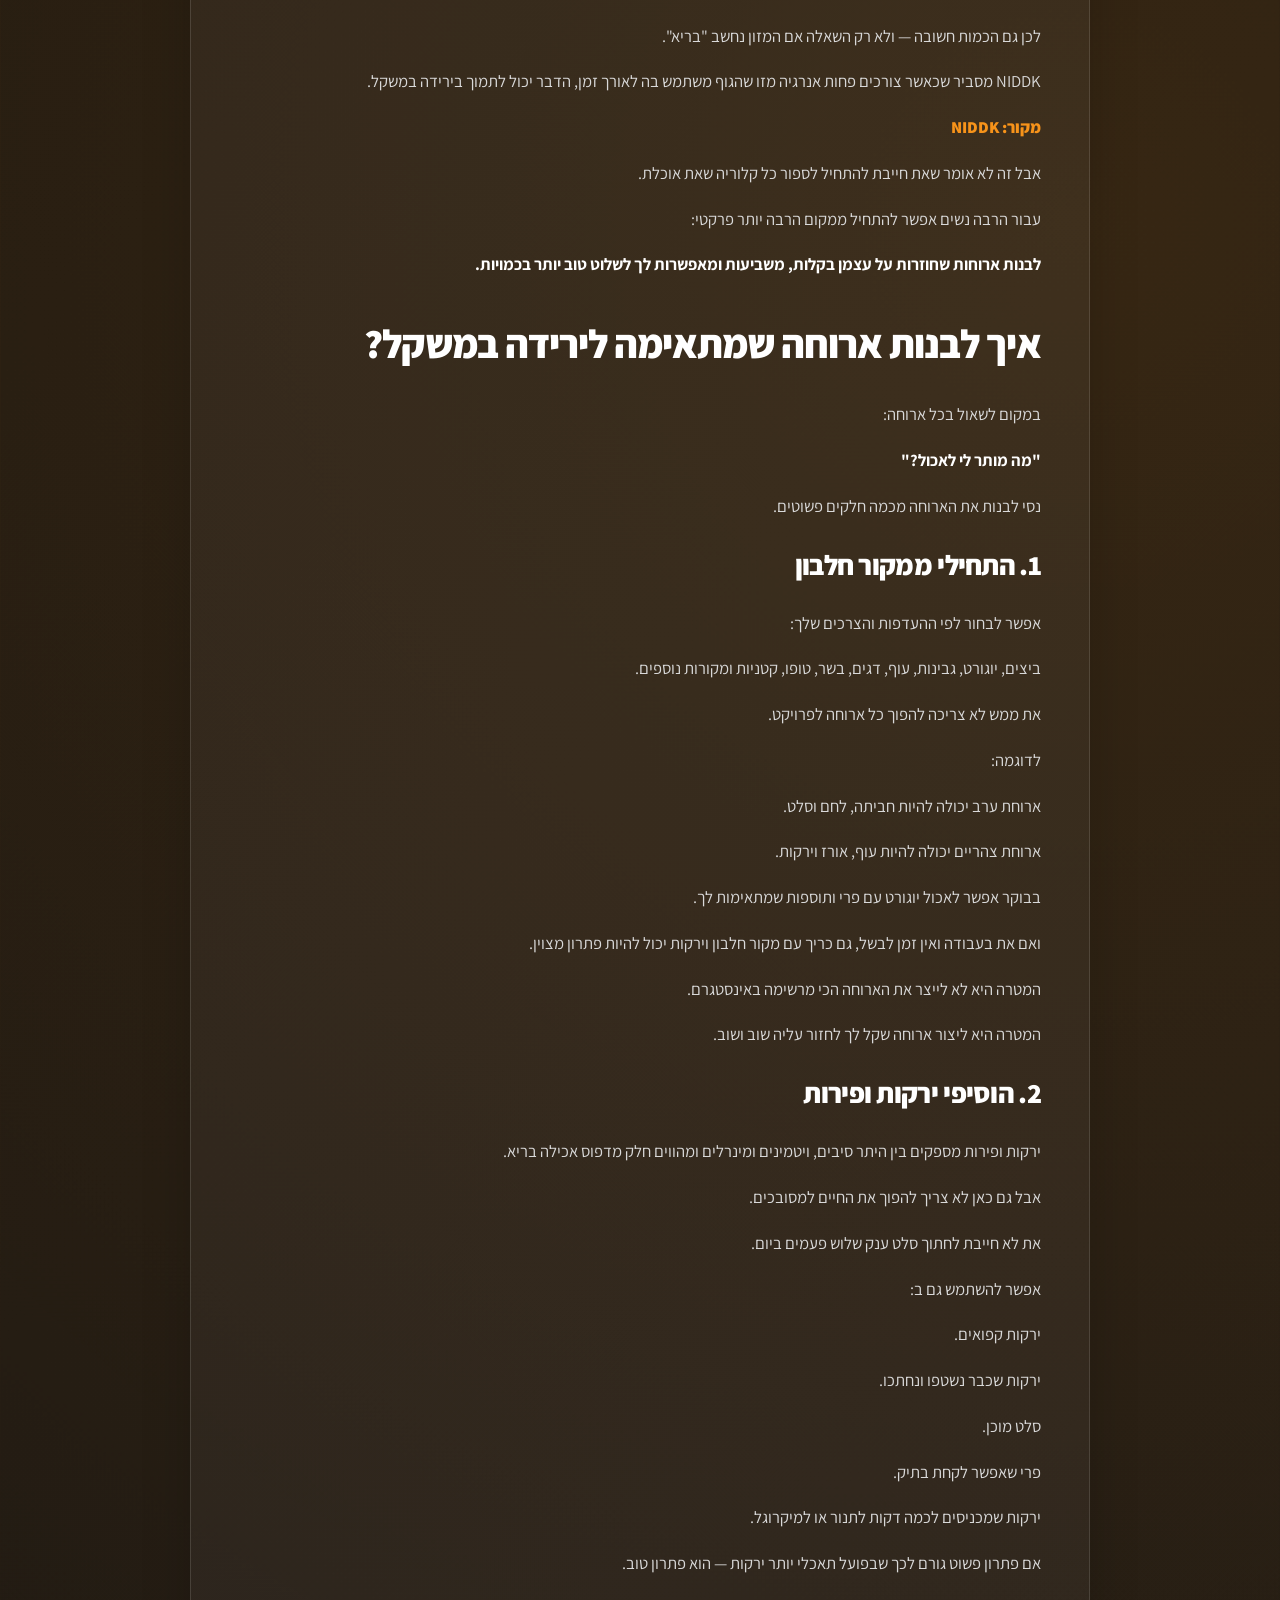
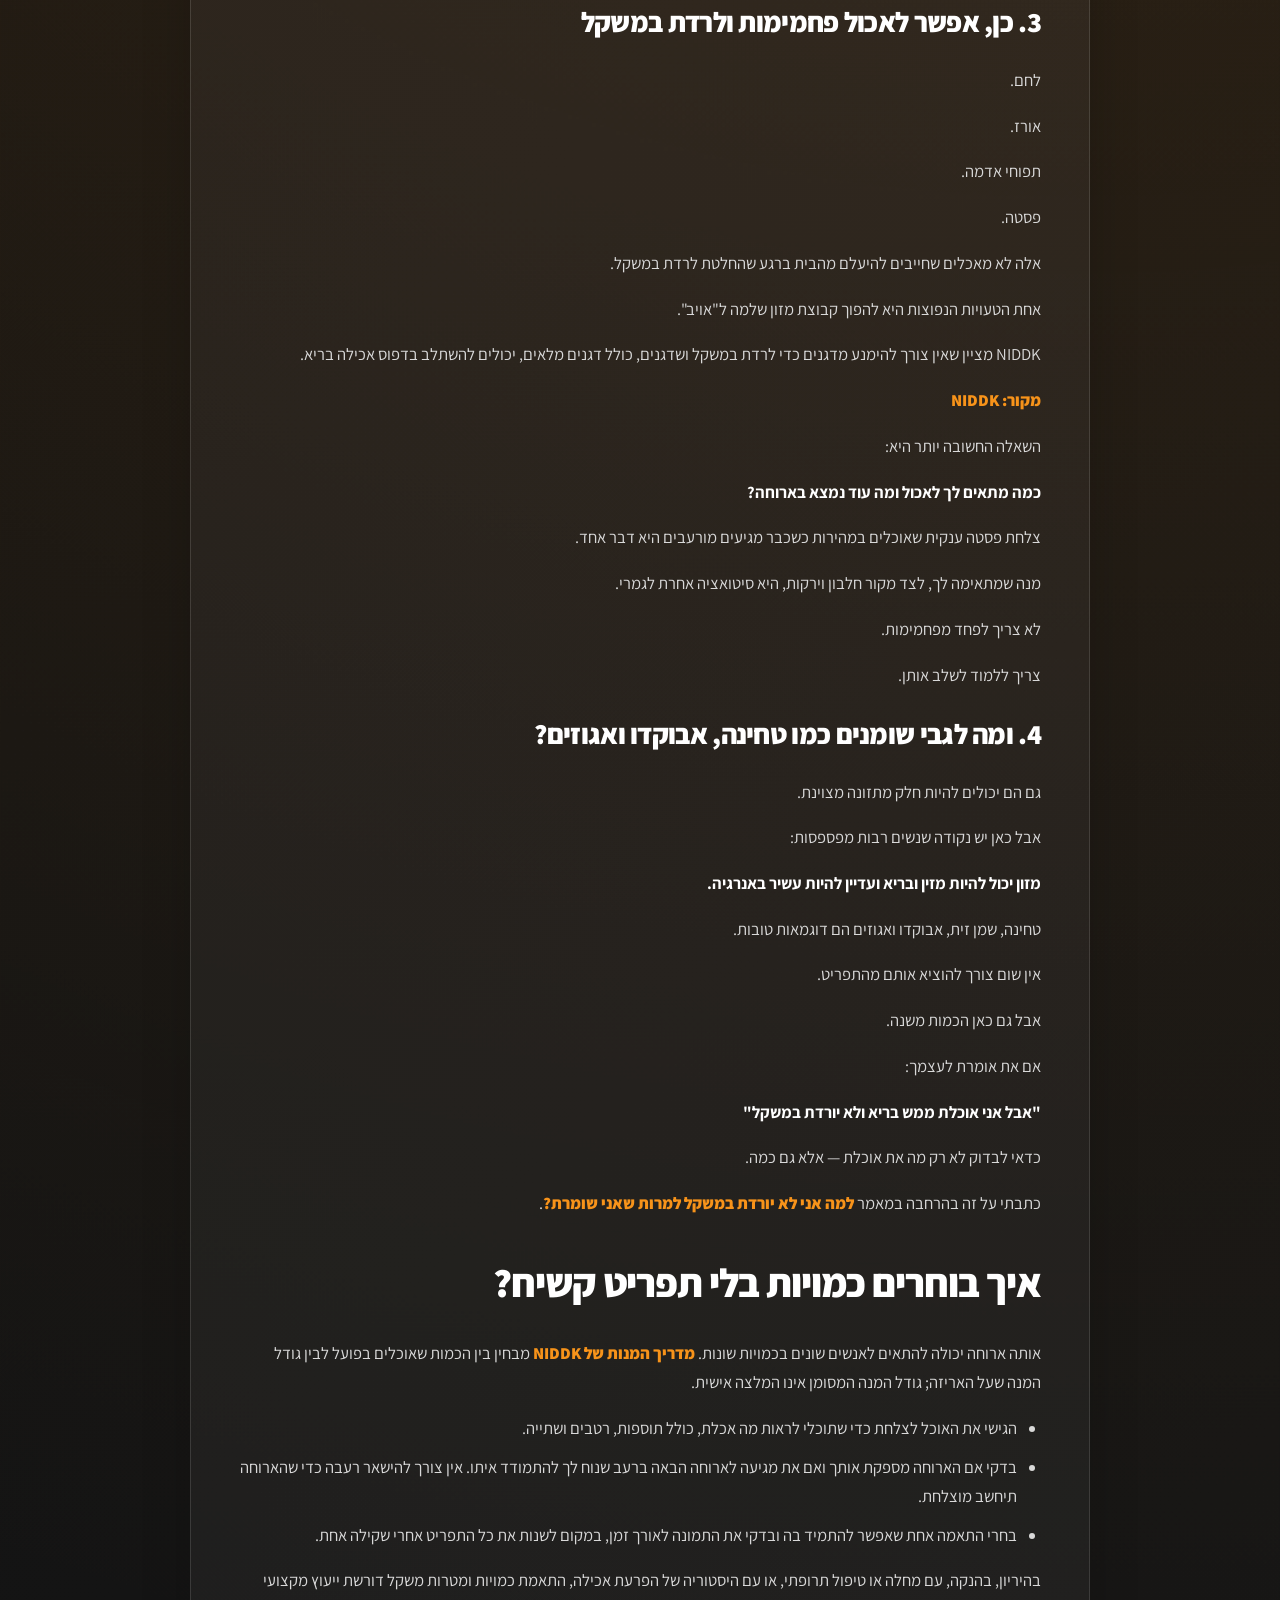
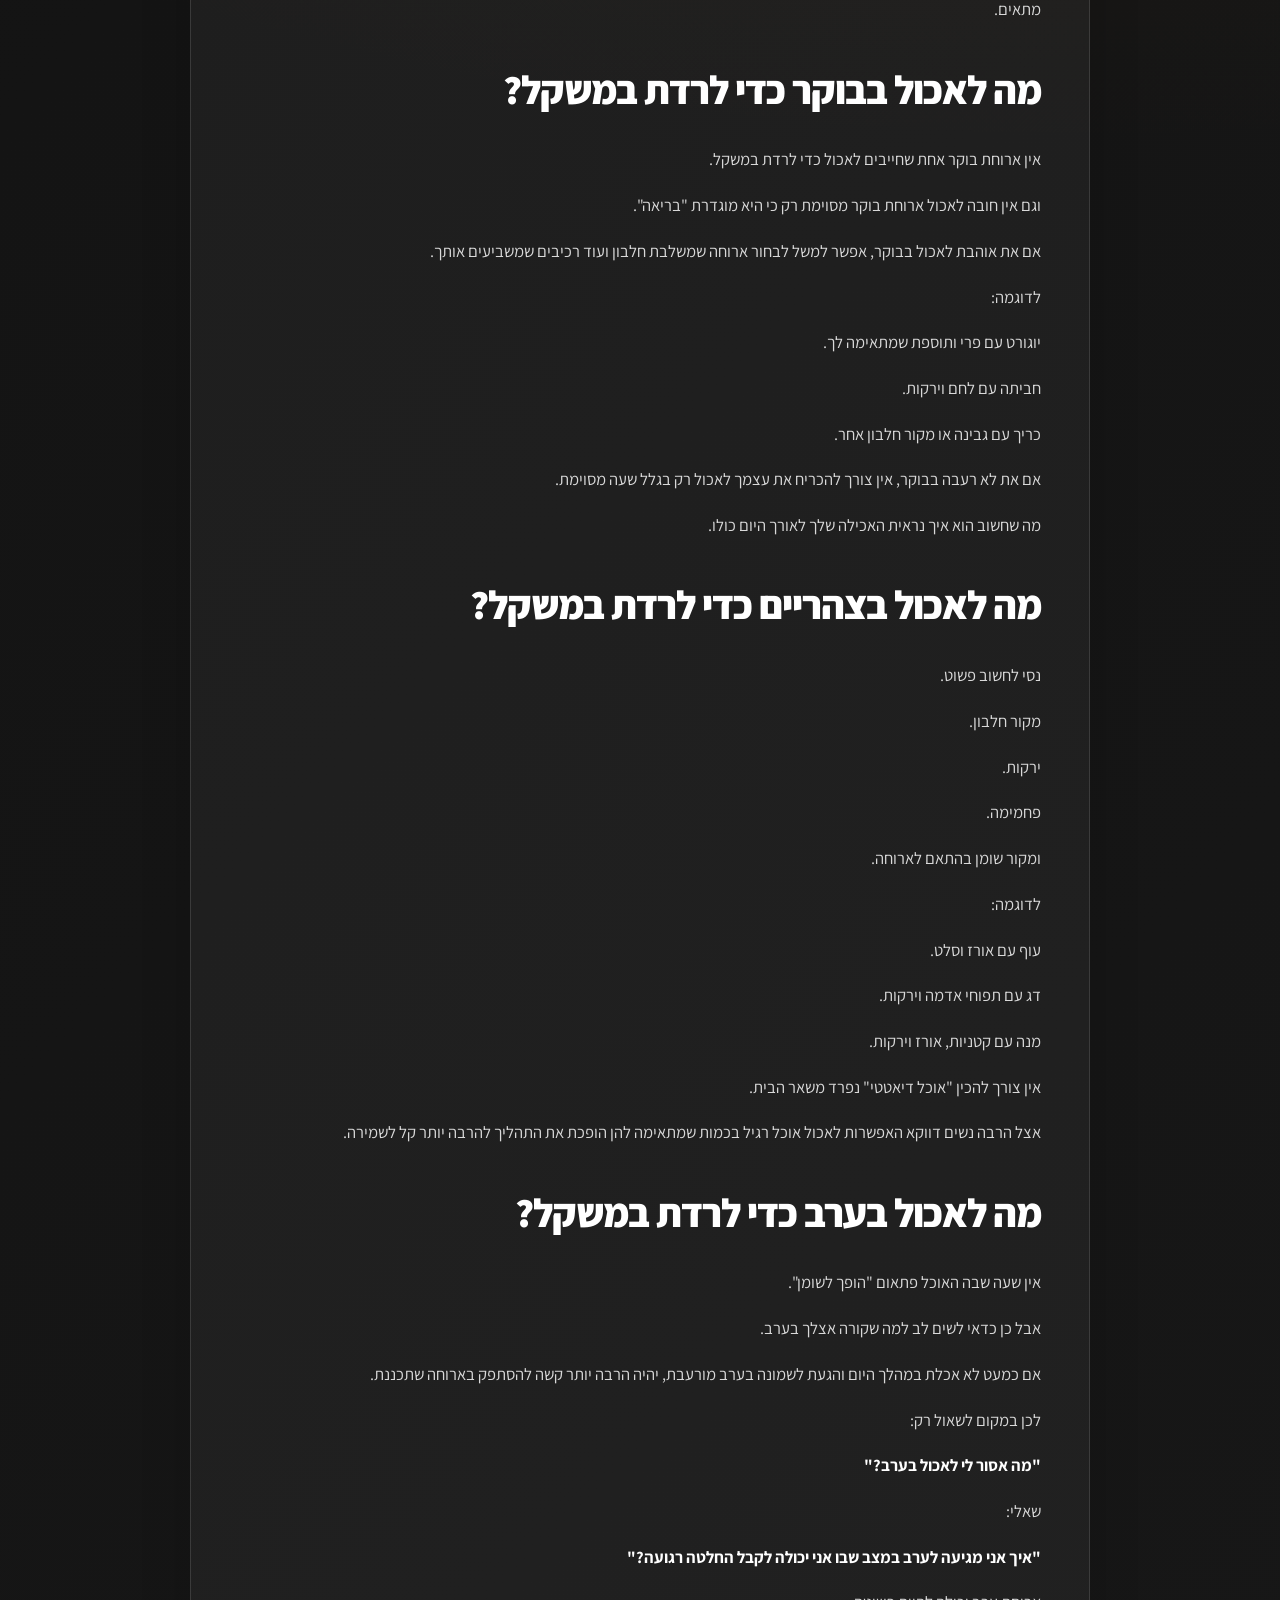
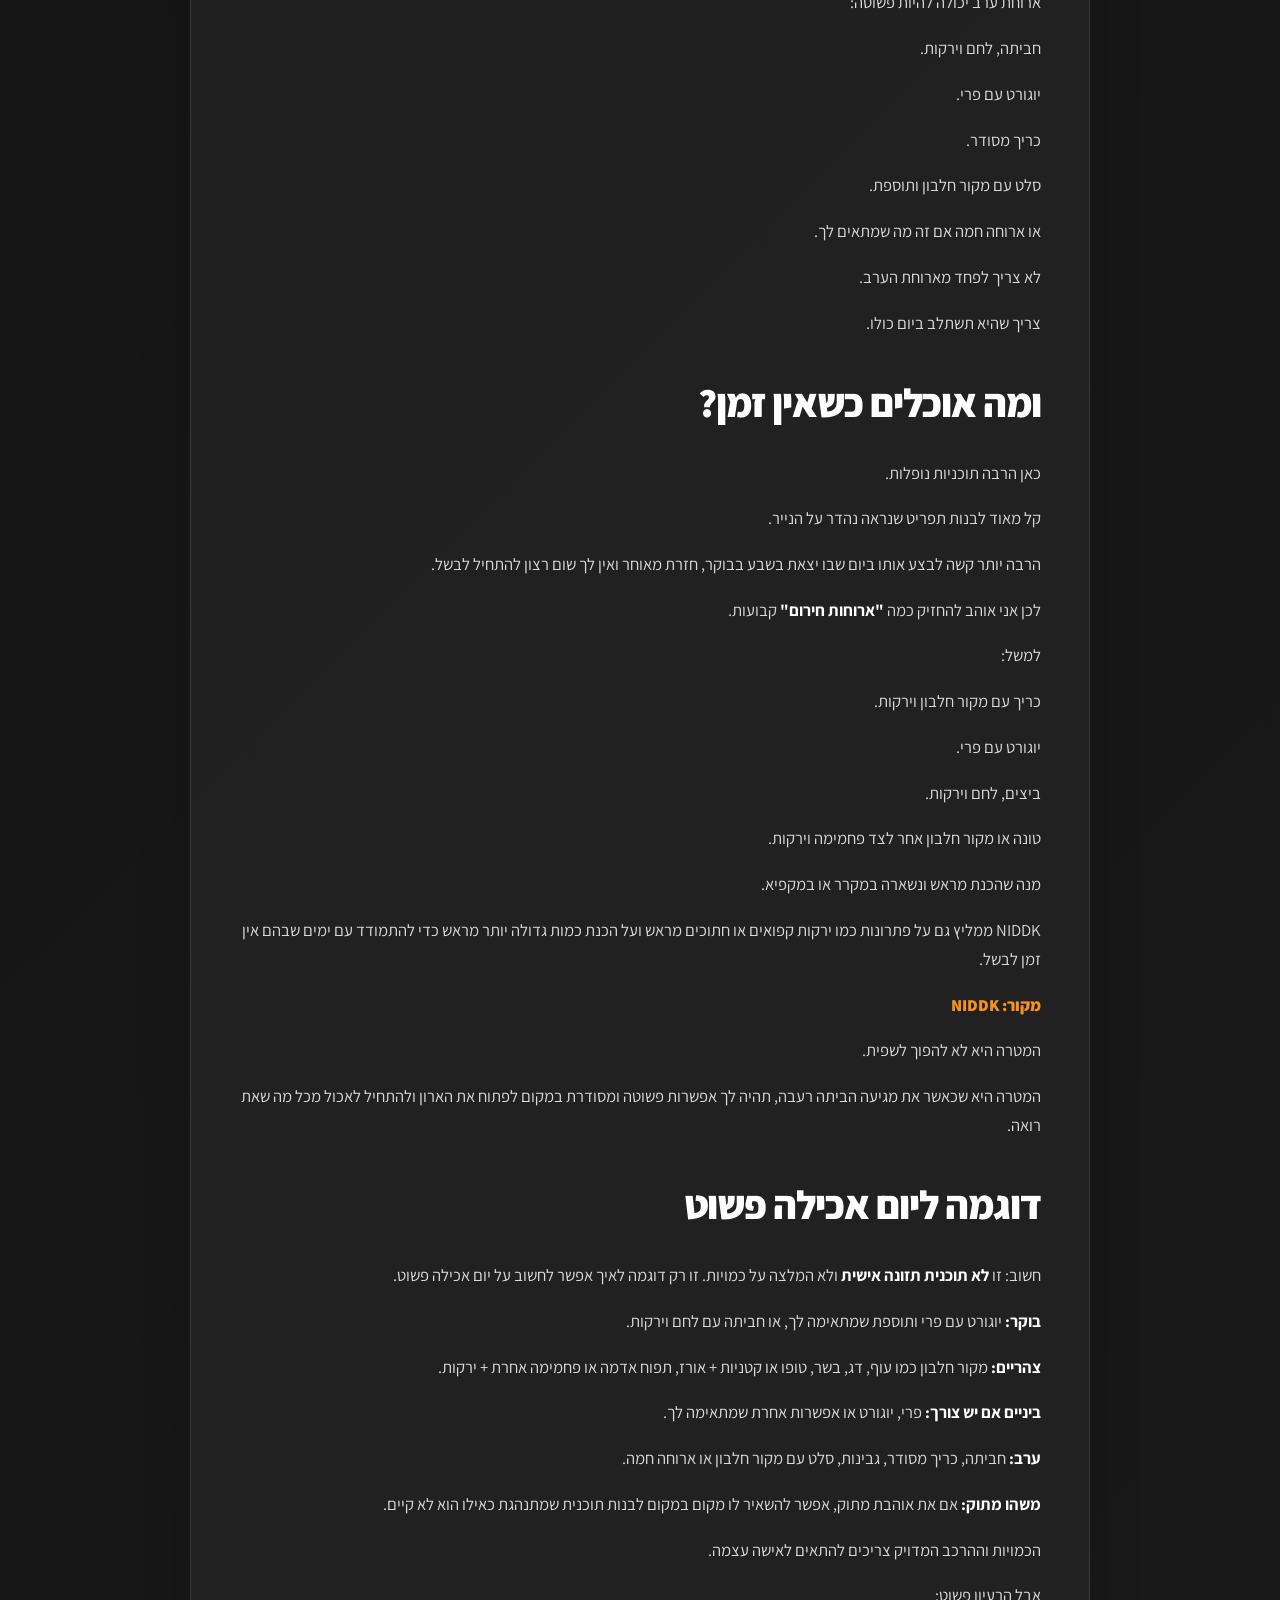
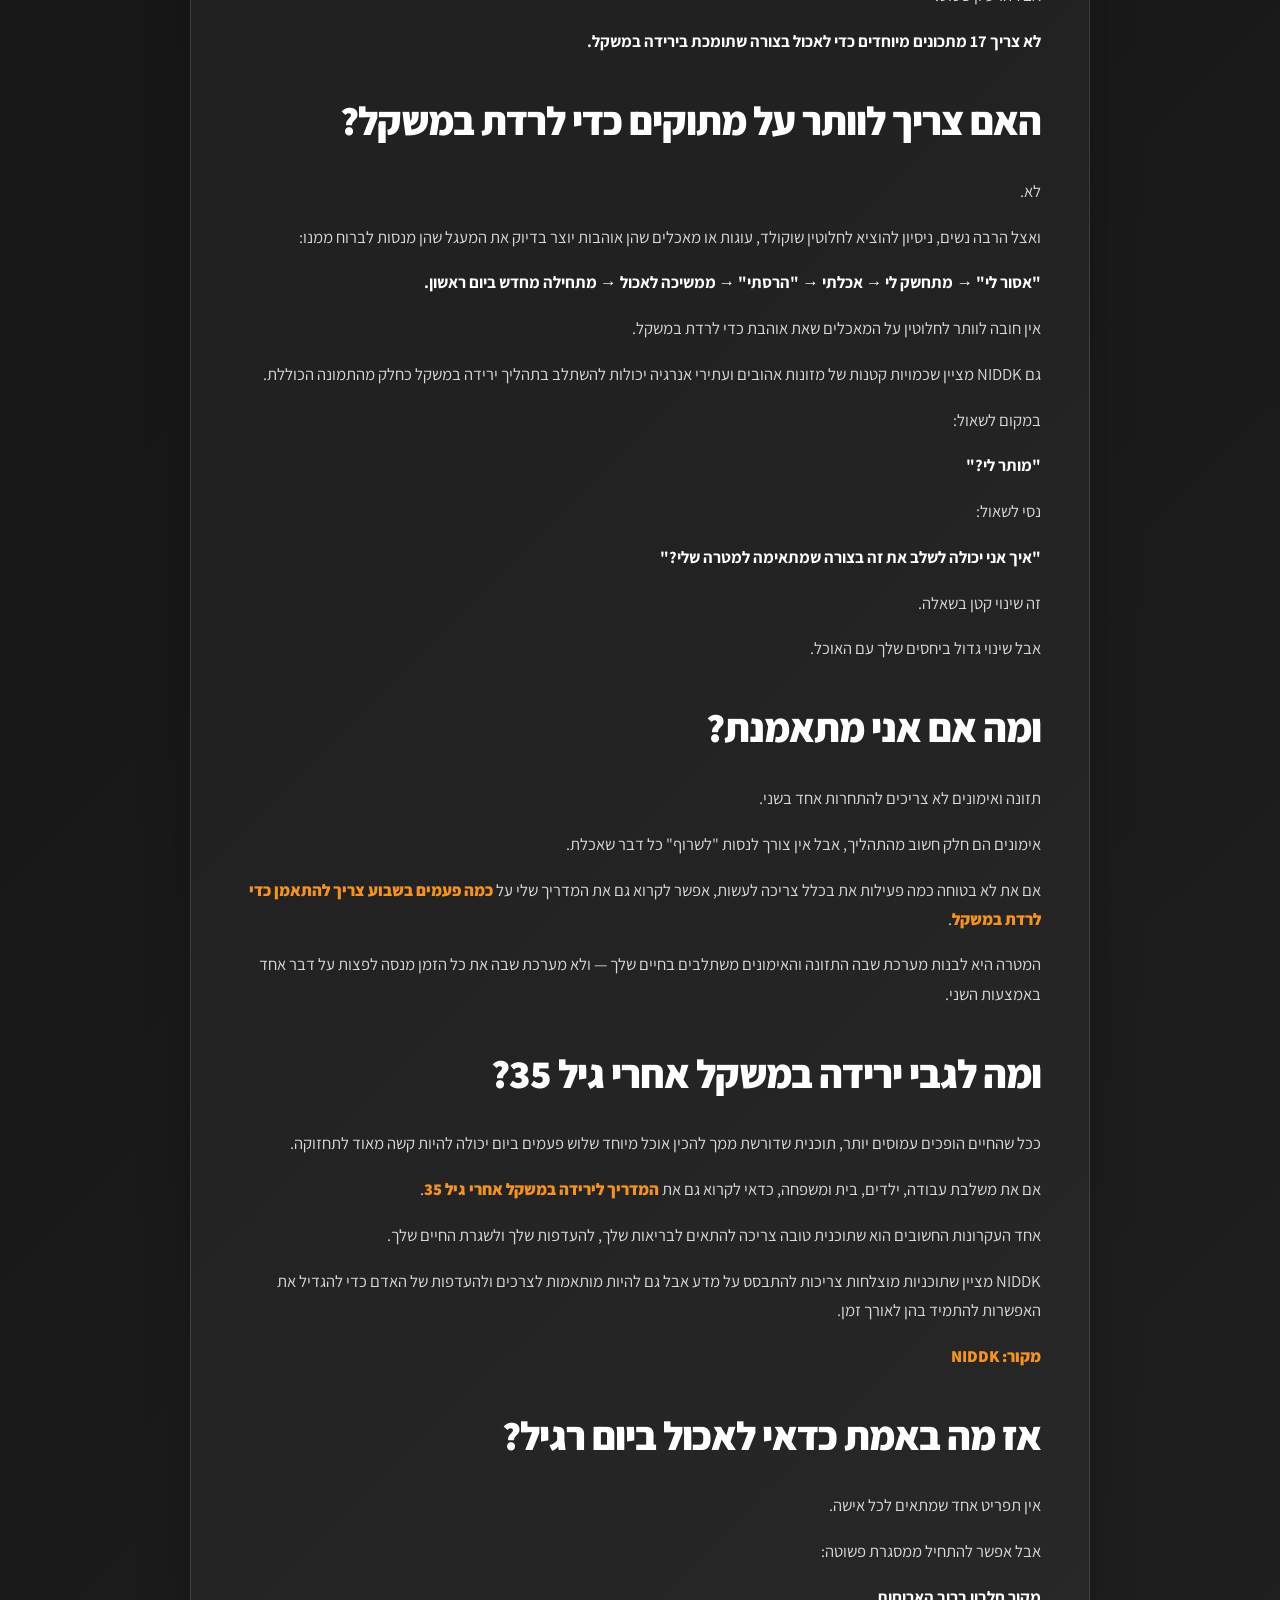
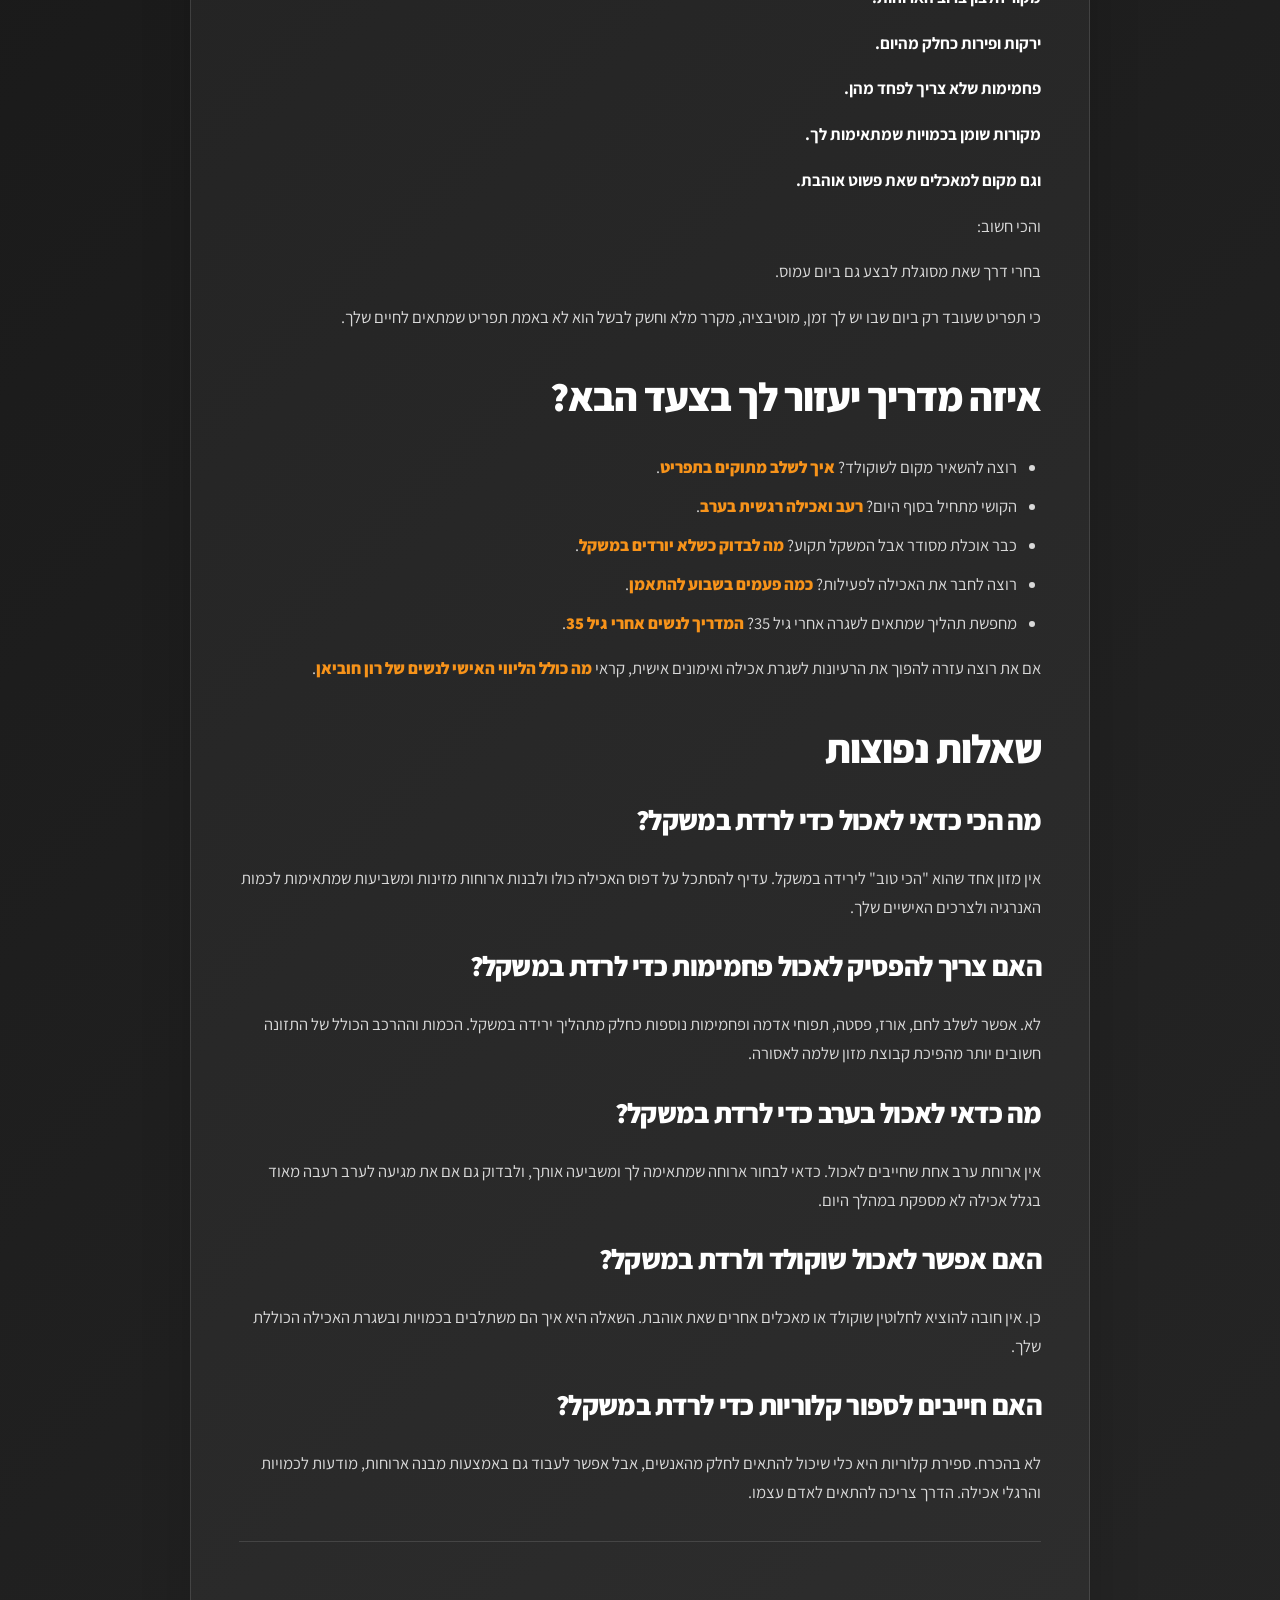
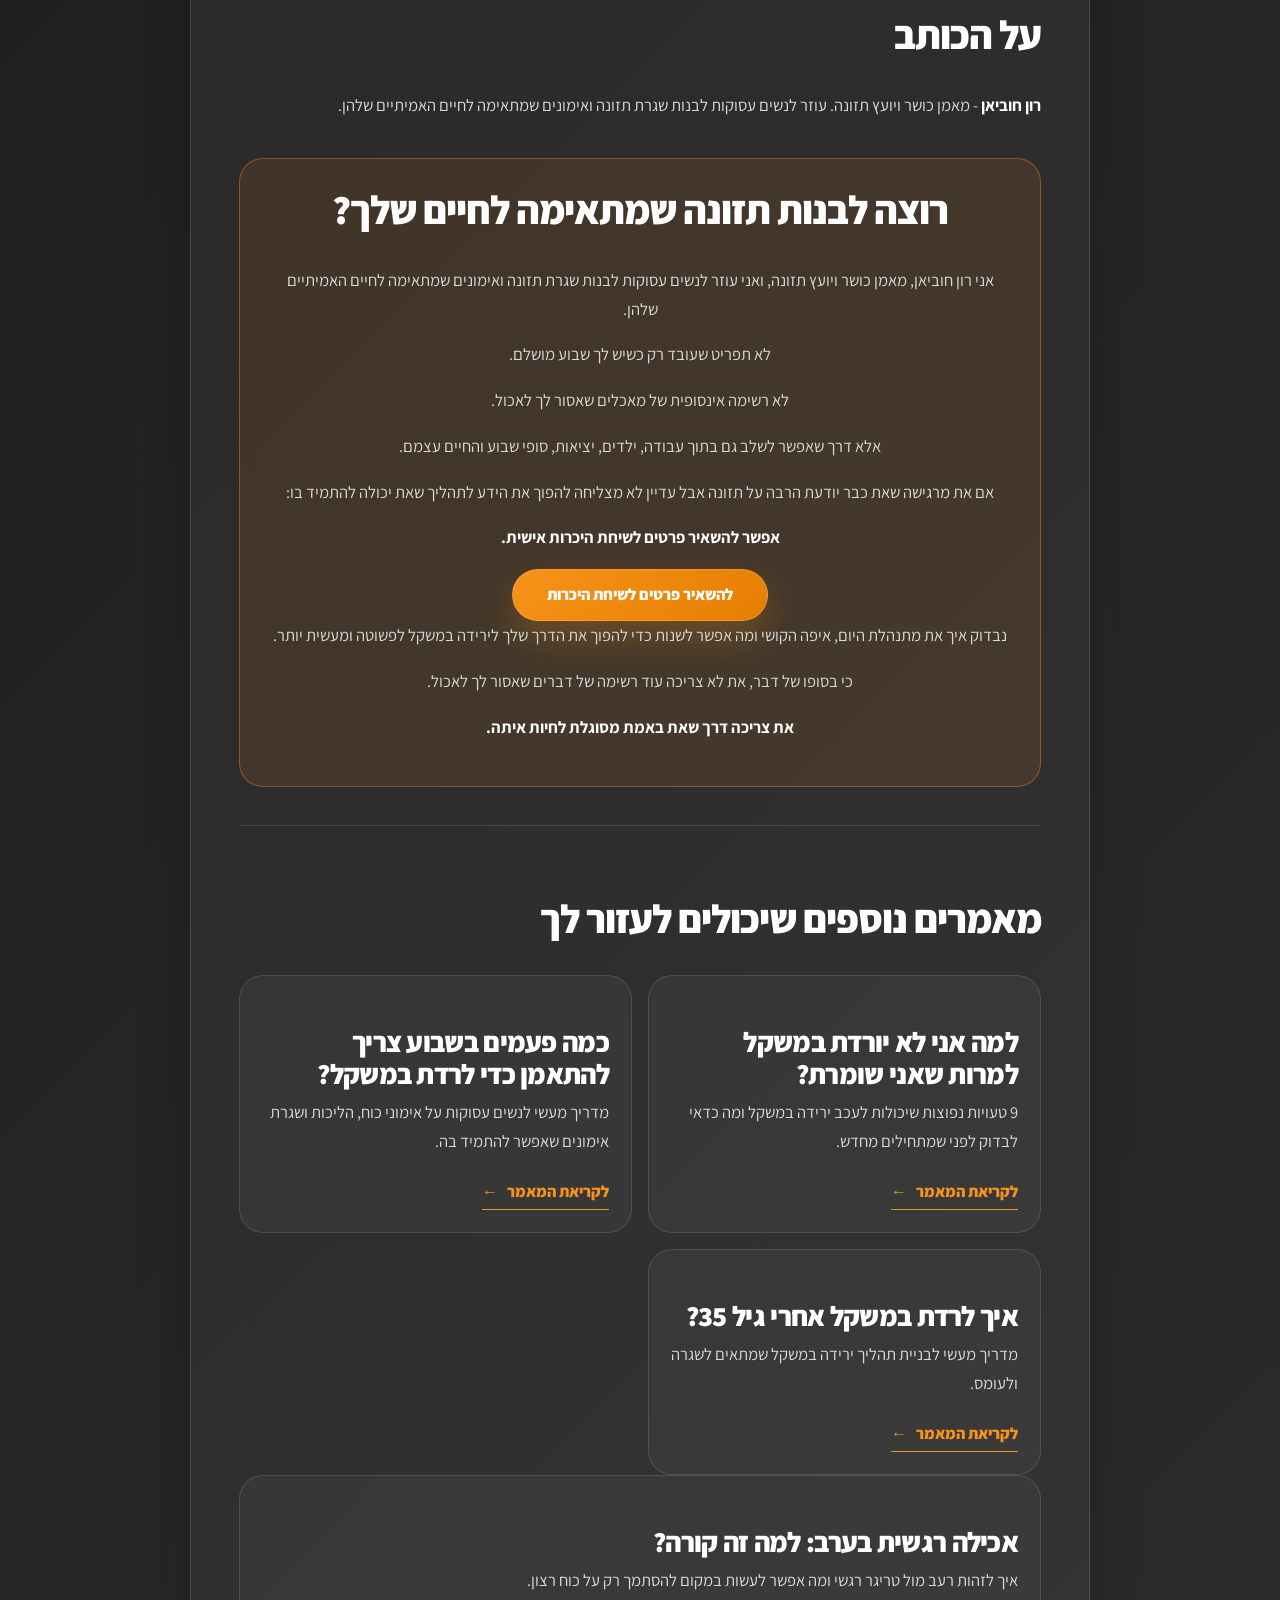
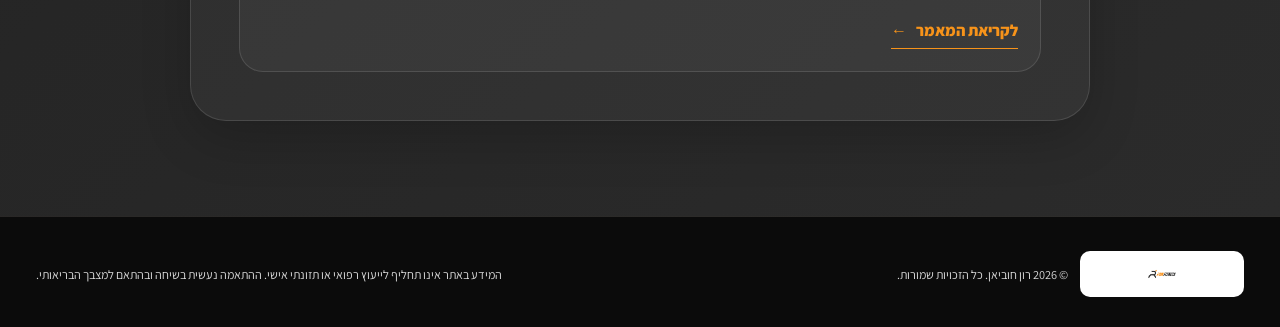
<file: blog/what-to-eat-to-lose-weight/index.html>
<!doctype html>
<html lang="he" dir="rtl">
  <head>
    <meta charset="UTF-8" />
    <meta name="viewport" content="width=device-width, initial-scale=1" />
    <meta name="description" content="מה לאכול כדי לרדת במשקל בלי דיאטה קיצונית? מדריך פשוט לנשים עסוקות עם רעיונות לארוחות, חלבון, פחמימות, מתוקים ותזונה שאפשר להתמיד בה." />
    <meta name="theme-color" content="#3a2119" />
    <meta property="og:type" content="article" />
    <meta property="og:title" content="מה לאכול כדי לרדת במשקל? מדריך פשוט לנשים | רון חוביאן" />
    <meta property="og:description" content="מה באמת כדאי לאכול כדי לרדת במשקל? מדריך פשוט לנשים עסוקות עם עקרונות לבניית ארוחות, רעיונות לימים עמוסים ואיך לשלב גם פחמימות ומתוקים בלי לחיות על דיאטה." />
    <meta property="og:url" content="https://weightloss.ronhubian.com/blog/what-to-eat-to-lose-weight" />
    <meta property="article:author" content="רון חוביאן" />
    <meta property="article:published_time" content="2026-08-24" />
    <meta property="article:modified_time" content="2026-09-07" />
    <link rel="canonical" href="https://weightloss.ronhubian.com/blog/what-to-eat-to-lose-weight" />
    <title>מה לאכול כדי לרדת במשקל? מדריך פשוט לנשים | רון חוביאן</title>
    <script>document.documentElement.classList.add("js");</script>
    <link rel="preconnect" href="https://fonts.googleapis.com" />
    <link rel="preconnect" href="https://fonts.gstatic.com" crossorigin />
    <link href="https://fonts.googleapis.com/css2?family=Assistant:wght@400;500;600;700;800&display=swap" rel="stylesheet" />
    <link rel="stylesheet" href="/styles.css" />
    <script src="/script.js" defer></script>
    <script type="application/ld+json">
      {
            "@context": "https://schema.org",
            "@type": "BlogPosting",
            "headline": "מה לאכול כדי לרדת במשקל? מדריך פשוט לנשים עסוקות",
            "description": "מה לאכול כדי לרדת במשקל בלי דיאטה קיצונית? מדריך פשוט לנשים עסוקות עם רעיונות לארוחות, חלבון, פחמימות, מתוקים ותזונה שאפשר להתמיד בה.",
            "author": {
                  "@type": "Person",
                  "name": "רון חוביאן"
            },
            "publisher": {
                  "@type": "Organization",
                  "name": "RON FITNESS"
            },
            "datePublished": "2026-08-24",
            "dateModified": "2026-09-07",
            "mainEntityOfPage": {
                  "@type": "WebPage",
                  "@id": "https://weightloss.ronhubian.com/blog/what-to-eat-to-lose-weight"
            }
      }
    </script>
    <script type="application/ld+json">
      {
            "@context": "https://schema.org",
            "@type": "FAQPage",
            "mainEntity": [
                  {
                        "@type": "Question",
                        "name": "מה הכי כדאי לאכול כדי לרדת במשקל?",
                        "acceptedAnswer": {
                              "@type": "Answer",
                              "text": "אין מזון אחד שהוא הכי טוב לירידה במשקל. עדיף להסתכל על דפוס האכילה כולו ולבנות ארוחות מזינות ומשביעות שמתאימות לכמות האנרגיה ולצרכים האישיים שלך."
                        }
                  },
                  {
                        "@type": "Question",
                        "name": "האם צריך להפסיק לאכול פחמימות כדי לרדת במשקל?",
                        "acceptedAnswer": {
                              "@type": "Answer",
                              "text": "לא. אפשר לשלב לחם, אורז, פסטה, תפוחי אדמה ופחמימות נוספות כחלק מתהליך ירידה במשקל. הכמות וההרכב הכולל של התזונה חשובים יותר מהפיכת קבוצת מזון שלמה לאסורה."
                        }
                  },
                  {
                        "@type": "Question",
                        "name": "מה כדאי לאכול בערב כדי לרדת במשקל?",
                        "acceptedAnswer": {
                              "@type": "Answer",
                              "text": "אין ארוחת ערב אחת שחייבים לאכול. כדאי לבחור ארוחה שמתאימה לך ומשביעה אותך, ולבדוק גם אם את מגיעה לערב רעבה מאוד בגלל אכילה לא מספקת במהלך היום."
                        }
                  },
                  {
                        "@type": "Question",
                        "name": "האם אפשר לאכול שוקולד ולרדת במשקל?",
                        "acceptedAnswer": {
                              "@type": "Answer",
                              "text": "כן. אין חובה להוציא לחלוטין שוקולד או מאכלים אחרים שאת אוהבת. השאלה היא איך הם משתלבים בכמויות ובשגרת האכילה הכוללת שלך."
                        }
                  },
                  {
                        "@type": "Question",
                        "name": "האם חייבים לספור קלוריות כדי לרדת במשקל?",
                        "acceptedAnswer": {
                              "@type": "Answer",
                              "text": "לא בהכרח. ספירת קלוריות היא כלי שיכול להתאים לחלק מהאנשים, אבל אפשר לעבוד גם באמצעות מבנה ארוחות, מודעות לכמויות והרגלי אכילה. הדרך צריכה להתאים לאדם עצמו."
                        }
                  }
            ]
      }
    </script>
  </head>
  <body class="article-page">
    <a class="skip-link" href="#main-content">דילוג לתוכן המרכזי</a>
    <header class="site-header"><div class="container header-inner"><a class="brand" href="/" aria-label="חזרה לדף הבית"><img class="brand-logo" src="/assets/ron-fitness-logo-white.png" alt="RON FITNESS" /></a><a class="header-cta" data-whatsapp href="#" target="_blank" rel="noopener noreferrer">בדיקת התאמה</a></div></header>
    <main id="main-content"><article class="article-shell"><div class="container article-container"><nav class="breadcrumbs" aria-label="פירורי לחם"><a href="/">בית</a><span aria-hidden="true">›</span><a href="/blog/">מאמרים</a><span aria-hidden="true">›</span><span>מה לאכול כדי לרדת במשקל</span></nav><header class="article-header reveal"><p class="eyebrow">תזונה וירידה במשקל</p><h1>מה לאכול כדי לרדת במשקל? מדריך פשוט לנשים עסוקות</h1><div class="article-meta" aria-label="פרטי המאמר"><span>רון חוביאן</span><span>24.08.2026</span><span>עודכן: 07.09.2026</span><span>זמן קריאה: 9 דקות</span></div></header><div class="article-content">
            <p><strong>כדי לבנות אכילה שמתאימה לירידה במשקל, התחילי מארוחות שיש בהן מקור חלבון, ירקות או פרי, פחמימה ומקור שומן בכמות שמתאימה לך.</strong> למשל: כריך ביצה וירקות, עדשים עם אורז וסלט, או יוגורט עם פרי ושיבולת שועל. אין מאכל שמבטיח ירידה במשקל; הכמות הכוללת וההרגלים לאורך זמן חשובים גם הם.</p>
            <p>המדריך מרכז רעיונות לארוחות, בחירת כמויות ופתרונות ליום עמוס. הדוגמאות אינן תפריט אישי, והן לא קובעות כמה קלוריות את צריכה לאכול.</p>
            <nav aria-label="תוכן העניינים במדריך האוכל">
              <ul>
                <li><a href="#build-meal">איך בונים ארוחה?</a></li>
                <li><a href="#portions">איך בוחרים כמויות?</a></li>
                <li><a href="#breakfast">רעיונות לבוקר</a> · <a href="#lunch">לצהריים</a> · <a href="#dinner">לערב</a></li>
                <li><a href="#busy-day">מה אוכלים כשאין זמן?</a></li>
                <li><a href="#day-example">דוגמה ליום אכילה</a></li>
                <li><a href="#next-guide">איזה מדריך יעזור לך בצעד הבא?</a></li>
              </ul>
            </nav>

            <h2>אז מה כדאי לאכול כדי לרדת במשקל?</h2>
            <p>התשובה הקצרה:</p>
            <p>כדאי לבנות את רוב הארוחות סביב <strong>מקור חלבון, ירקות או פירות, פחמימה שמתאימה לך ומקור שומן בכמות שמתאימה לצרכים שלך</strong>.</p>
            <p>לא חייבים שכל ארוחה תהיה מושלמת.</p>
            <p>לא חייבים לאכול את אותם דברים בכל יום.</p>
            <p>ולא צריך להוציא מהבית לחם, אורז או שוקולד.</p>
            <p>מה שחשוב הוא איך נראית התמונה הכוללת לאורך זמן.</p>

            <h2>קודם כל: אין מאכל אחד שגורם לירידה במשקל</h2>
            <p>אין ארוחת בוקר מסוימת, שייק, תה או מזון אחד שגורמים בפני עצמם לירידה במשקל.</p>
            <p>כדי לרדת במשקל לאורך זמן, צריכת האנרגיה הכוללת צריכה להתאים למטרה שלך.</p>
            <p>לכן גם הכמות חשובה — ולא רק השאלה אם המזון נחשב &quot;בריא&quot;.</p>
            <p>NIDDK מסביר שכאשר צורכים פחות אנרגיה מזו שהגוף משתמש בה לאורך זמן, הדבר יכול לתמוך בירידה במשקל.</p>
            <p><a href="https://www.niddk.nih.gov/health-information/weight-management/healthy-eating-physical-activity-for-life/health-tips-for-adults">מקור: NIDDK</a></p>
            <p>אבל זה לא אומר שאת חייבת להתחיל לספור כל קלוריה שאת אוכלת.</p>
            <p>עבור הרבה נשים אפשר להתחיל ממקום הרבה יותר פרקטי:</p>
            <p><strong>לבנות ארוחות שחוזרות על עצמן בקלות, משביעות ומאפשרות לך לשלוט טוב יותר בכמויות.</strong></p>

            <h2 id="build-meal">איך לבנות ארוחה שמתאימה לירידה במשקל?</h2>
            <p>במקום לשאול בכל ארוחה:</p>
            <p><strong>&quot;מה מותר לי לאכול?&quot;</strong></p>
            <p>נסי לבנות את הארוחה מכמה חלקים פשוטים.</p>

              <h3>1. התחילי ממקור חלבון</h3>
            <p>אפשר לבחור לפי ההעדפות והצרכים שלך:</p>
            <p>ביצים, יוגורט, גבינות, עוף, דגים, בשר, טופו, קטניות ומקורות נוספים.</p>
            <p>את ממש לא צריכה להפוך כל ארוחה לפרויקט.</p>
            <p>לדוגמה:</p>
            <p>ארוחת ערב יכולה להיות חביתה, לחם וסלט.</p>
            <p>ארוחת צהריים יכולה להיות עוף, אורז וירקות.</p>
            <p>בבוקר אפשר לאכול יוגורט עם פרי ותוספות שמתאימות לך.</p>
            <p>ואם את בעבודה ואין זמן לבשל, גם כריך עם מקור חלבון וירקות יכול להיות פתרון מצוין.</p>
            <p>המטרה היא לא לייצר את הארוחה הכי מרשימה באינסטגרם.</p>
            <p>המטרה היא ליצור ארוחה שקל לך לחזור עליה שוב ושוב.</p>

              <h3>2. הוסיפי ירקות ופירות</h3>
            <p>ירקות ופירות מספקים בין היתר סיבים, ויטמינים ומינרלים ומהווים חלק מדפוס אכילה בריא.</p>
            <p>אבל גם כאן לא צריך להפוך את החיים למסובכים.</p>
            <p>את לא חייבת לחתוך סלט ענק שלוש פעמים ביום.</p>
            <p>אפשר להשתמש גם ב:</p>
            <p>ירקות קפואים.</p>
            <p>ירקות שכבר נשטפו ונחתכו.</p>
            <p>סלט מוכן.</p>
            <p>פרי שאפשר לקחת בתיק.</p>
            <p>ירקות שמכניסים לכמה דקות לתנור או למיקרוגל.</p>
            <p>אם פתרון פשוט גורם לכך שבפועל תאכלי יותר ירקות — הוא פתרון טוב.</p>

            <h3>3. כן, אפשר לאכול פחמימות ולרדת במשקל</h3>
            <p>לחם.</p>
            <p>אורז.</p>
            <p>תפוחי אדמה.</p>
            <p>פסטה.</p>
            <p>אלה לא מאכלים שחייבים להיעלם מהבית ברגע שהחלטת לרדת במשקל.</p>
            <p>אחת הטעויות הנפוצות היא להפוך קבוצת מזון שלמה ל&quot;אויב&quot;.</p>
            <p>NIDDK מציין שאין צורך להימנע מדגנים כדי לרדת במשקל ושדגנים, כולל דגנים מלאים, יכולים להשתלב בדפוס אכילה בריא.</p>
            <p><a href="https://www.niddk.nih.gov/health-information/weight-management/myths-nutrition-physical-activity">מקור: NIDDK</a></p>
            <p>השאלה החשובה יותר היא:</p>
            <p><strong>כמה מתאים לך לאכול ומה עוד נמצא בארוחה?</strong></p>
            <p>צלחת פסטה ענקית שאוכלים במהירות כשכבר מגיעים מורעבים היא דבר אחד.</p>
            <p>מנה שמתאימה לך, לצד מקור חלבון וירקות, היא סיטואציה אחרת לגמרי.</p>
            <p>לא צריך לפחד מפחמימות.</p>
            <p>צריך ללמוד לשלב אותן.</p>

            <h3>4. ומה לגבי שומנים כמו טחינה, אבוקדו ואגוזים?</h3>
            <p>גם הם יכולים להיות חלק מתזונה מצוינת.</p>
            <p>אבל כאן יש נקודה שנשים רבות מפספסות:</p>
            <p><strong>מזון יכול להיות מזין ובריא ועדיין להיות עשיר באנרגיה.</strong></p>
            <p>טחינה, שמן זית, אבוקדו ואגוזים הם דוגמאות טובות.</p>
            <p>אין שום צורך להוציא אותם מהתפריט.</p>
            <p>אבל גם כאן הכמות משנה.</p>
            <p>אם את אומרת לעצמך:</p>
            <p><strong>&quot;אבל אני אוכלת ממש בריא ולא יורדת במשקל&quot;</strong></p>
            <p>כדאי לבדוק לא רק מה את אוכלת — אלא גם כמה.</p>
            <p>כתבתי על זה בהרחבה במאמר <a href="/blog/why-am-i-not-losing-weight/">למה אני לא יורדת במשקל למרות שאני שומרת?</a>.</p>

            <h2 id="portions">איך בוחרים כמויות בלי תפריט קשיח?</h2>
            <p>אותה ארוחה יכולה להתאים לאנשים שונים בכמויות שונות. <a href="https://www.niddk.nih.gov/health-information/weight-management/just-enough-food-portions">מדריך המנות של NIDDK</a> מבחין בין הכמות שאוכלים בפועל לבין גודל המנה שעל האריזה; גודל המנה המסומן אינו המלצה אישית.</p>
            <ul>
              <li>הגישי את האוכל לצלחת כדי שתוכלי לראות מה אכלת, כולל תוספות, רטבים ושתייה.</li>
              <li>בדקי אם הארוחה מספקת אותך ואם את מגיעה לארוחה הבאה ברעב שנוח לך להתמודד איתו. אין צורך להישאר רעבה כדי שהארוחה תיחשב מוצלחת.</li>
              <li>בחרי התאמה אחת שאפשר להתמיד בה ובדקי את התמונה לאורך זמן, במקום לשנות את כל התפריט אחרי שקילה אחת.</li>
            </ul>
            <p>בהיריון, בהנקה, עם מחלה או טיפול תרופתי, או עם היסטוריה של הפרעת אכילה, התאמת כמויות ומטרות משקל דורשת ייעוץ מקצועי מתאים.</p>

            <h2 id="breakfast">מה לאכול בבוקר כדי לרדת במשקל?</h2>
            <p>אין ארוחת בוקר אחת שחייבים לאכול כדי לרדת במשקל.</p>
            <p>וגם אין חובה לאכול ארוחת בוקר מסוימת רק כי היא מוגדרת &quot;בריאה&quot;.</p>
            <p>אם את אוהבת לאכול בבוקר, אפשר למשל לבחור ארוחה שמשלבת חלבון ועוד רכיבים שמשביעים אותך.</p>
            <p>לדוגמה:</p>
            <p>יוגורט עם פרי ותוספת שמתאימה לך.</p>
            <p>חביתה עם לחם וירקות.</p>
            <p>כריך עם גבינה או מקור חלבון אחר.</p>
            <p>אם את לא רעבה בבוקר, אין צורך להכריח את עצמך לאכול רק בגלל שעה מסוימת.</p>
            <p>מה שחשוב הוא איך נראית האכילה שלך לאורך היום כולו.</p>

            <h2 id="lunch">מה לאכול בצהריים כדי לרדת במשקל?</h2>
            <p>נסי לחשוב פשוט.</p>
            <p>מקור חלבון.</p>
            <p>ירקות.</p>
            <p>פחמימה.</p>
            <p>ומקור שומן בהתאם לארוחה.</p>
            <p>לדוגמה:</p>
            <p>עוף עם אורז וסלט.</p>
            <p>דג עם תפוחי אדמה וירקות.</p>
            <p>מנה עם קטניות, אורז וירקות.</p>
            <p>אין צורך להכין &quot;אוכל דיאטטי&quot; נפרד משאר הבית.</p>
            <p>אצל הרבה נשים דווקא האפשרות לאכול אוכל רגיל בכמות שמתאימה להן הופכת את התהליך להרבה יותר קל לשמירה.</p>

            <h2 id="dinner">מה לאכול בערב כדי לרדת במשקל?</h2>
            <p>אין שעה שבה האוכל פתאום &quot;הופך לשומן&quot;.</p>
            <p>אבל כן כדאי לשים לב למה שקורה אצלך בערב.</p>
            <p>אם כמעט לא אכלת במהלך היום והגעת לשמונה בערב מורעבת, יהיה הרבה יותר קשה להסתפק בארוחה שתכננת.</p>
            <p>לכן במקום לשאול רק:</p>
            <p><strong>&quot;מה אסור לי לאכול בערב?&quot;</strong></p>
            <p>שאלי:</p>
            <p><strong>&quot;איך אני מגיעה לערב במצב שבו אני יכולה לקבל החלטה רגועה?&quot;</strong></p>
            <p>ארוחת ערב יכולה להיות פשוטה:</p>
            <p>חביתה, לחם וירקות.</p>
            <p>יוגורט עם פרי.</p>
            <p>כריך מסודר.</p>
            <p>סלט עם מקור חלבון ותוספת.</p>
            <p>או ארוחה חמה אם זה מה שמתאים לך.</p>
            <p>לא צריך לפחד מארוחת הערב.</p>
            <p>צריך שהיא תשתלב ביום כולו.</p>

            <h2 id="busy-day">ומה אוכלים כשאין זמן?</h2>
            <p>כאן הרבה תוכניות נופלות.</p>
            <p>קל מאוד לבנות תפריט שנראה נהדר על הנייר.</p>
            <p>הרבה יותר קשה לבצע אותו ביום שבו יצאת בשבע בבוקר, חזרת מאוחר ואין לך שום רצון להתחיל לבשל.</p>
            <p>לכן אני אוהב להחזיק כמה <strong>&quot;ארוחות חירום&quot;</strong> קבועות.</p>
            <p>למשל:</p>
            <p>כריך עם מקור חלבון וירקות.</p>
            <p>יוגורט עם פרי.</p>
            <p>ביצים, לחם וירקות.</p>
            <p>טונה או מקור חלבון אחר לצד פחמימה וירקות.</p>
            <p>מנה שהכנת מראש ונשארה במקרר או במקפיא.</p>
            <p>NIDDK ממליץ גם על פתרונות כמו ירקות קפואים או חתוכים מראש ועל הכנת כמות גדולה יותר מראש כדי להתמודד עם ימים שבהם אין זמן לבשל.</p>
            <p><a href="https://www.niddk.nih.gov/health-information/weight-management/keep-active-eat-healthy-feel-great">מקור: NIDDK</a></p>
            <p>המטרה היא לא להפוך לשפית.</p>
            <p>המטרה היא שכאשר את מגיעה הביתה רעבה, תהיה לך אפשרות פשוטה ומסודרת במקום לפתוח את הארון ולהתחיל לאכול מכל מה שאת רואה.</p>

            <h2 id="day-example">דוגמה ליום אכילה פשוט</h2>
            <p>חשוב: זו <strong>לא תוכנית תזונה אישית</strong> ולא המלצה על כמויות. זו רק דוגמה לאיך אפשר לחשוב על יום אכילה פשוט.</p>
            <p><strong>בוקר:</strong> יוגורט עם פרי ותוספת שמתאימה לך, או חביתה עם לחם וירקות.</p>
            <p><strong>צהריים:</strong> מקור חלבון כמו עוף, דג, בשר, טופו או קטניות + אורז, תפוח אדמה או פחמימה אחרת + ירקות.</p>
            <p><strong>ביניים אם יש צורך:</strong> פרי, יוגורט או אפשרות אחרת שמתאימה לך.</p>
            <p><strong>ערב:</strong> חביתה, כריך מסודר, גבינות, סלט עם מקור חלבון או ארוחה חמה.</p>
            <p><strong>משהו מתוק:</strong> אם את אוהבת מתוק, אפשר להשאיר לו מקום במקום לבנות תוכנית שמתנהגת כאילו הוא לא קיים.</p>
            <p>הכמויות וההרכב המדויק צריכים להתאים לאישה עצמה.</p>
            <p>אבל הרעיון פשוט:</p>
            <p><strong>לא צריך 17 מתכונים מיוחדים כדי לאכול בצורה שתומכת בירידה במשקל.</strong></p>

            <h2>האם צריך לוותר על מתוקים כדי לרדת במשקל?</h2>
            <p>לא.</p>
            <p>ואצל הרבה נשים, ניסיון להוציא לחלוטין שוקולד, עוגות או מאכלים שהן אוהבות יוצר בדיוק את המעגל שהן מנסות לברוח ממנו:</p>
            <p><strong>&quot;אסור לי&quot; → מתחשק לי → אכלתי → &quot;הרסתי&quot; → ממשיכה לאכול → מתחילה מחדש ביום ראשון.</strong></p>
            <p>אין חובה לוותר לחלוטין על המאכלים שאת אוהבת כדי לרדת במשקל.</p>
            <p>גם NIDDK מציין שכמויות קטנות של מזונות אהובים ועתירי אנרגיה יכולות להשתלב בתהליך ירידה במשקל כחלק מהתמונה הכוללת.</p>
            <p>במקום לשאול:</p>
            <p><strong>&quot;מותר לי?&quot;</strong></p>
            <p>נסי לשאול:</p>
            <p><strong>&quot;איך אני יכולה לשלב את זה בצורה שמתאימה למטרה שלי?&quot;</strong></p>
            <p>זה שינוי קטן בשאלה.</p>
            <p>אבל שינוי גדול ביחסים שלך עם האוכל.</p>

            <h2>ומה אם אני מתאמנת?</h2>
            <p>תזונה ואימונים לא צריכים להתחרות אחד בשני.</p>
            <p>אימונים הם חלק חשוב מהתהליך, אבל אין צורך לנסות &quot;לשרוף&quot; כל דבר שאכלת.</p>
            <p>אם את לא בטוחה כמה פעילות את בכלל צריכה לעשות, אפשר לקרוא גם את המדריך שלי על <a href="/blog/how-many-workouts-per-week-to-lose-weight/">כמה פעמים בשבוע צריך להתאמן כדי לרדת במשקל</a>.</p>
            <p>המטרה היא לבנות מערכת שבה התזונה והאימונים משתלבים בחיים שלך — ולא מערכת שבה את כל הזמן מנסה לפצות על דבר אחד באמצעות השני.</p>

            <h2>ומה לגבי ירידה במשקל אחרי גיל 35?</h2>
            <p>ככל שהחיים הופכים עמוסים יותר, תוכנית שדורשת ממך להכין אוכל מיוחד שלוש פעמים ביום יכולה להיות קשה מאוד לתחזוקה.</p>
            <p>אם את משלבת עבודה, ילדים, בית ומשפחה, כדאי לקרוא גם את <a href="/blog/how-to-lose-weight-after-35/">המדריך לירידה במשקל אחרי גיל 35</a>.</p>
            <p>אחד העקרונות החשובים הוא שתוכנית טובה צריכה להתאים לבריאות שלך, להעדפות שלך ולשגרת החיים שלך.</p>
            <p>NIDDK מציין שתוכניות מוצלחות צריכות להתבסס על מדע אבל גם להיות מותאמות לצרכים ולהעדפות של האדם כדי להגדיל את האפשרות להתמיד בהן לאורך זמן.</p>
            <p><a href="https://www.niddk.nih.gov/health-information/weight-management/choosing-a-safe-successful-weight-loss-program">מקור: NIDDK</a></p>

            <h2>אז מה באמת כדאי לאכול ביום רגיל?</h2>
            <p>אין תפריט אחד שמתאים לכל אישה.</p>
            <p>אבל אפשר להתחיל ממסגרת פשוטה:</p>
            <p><strong>מקור חלבון ברוב הארוחות.</strong></p>
            <p><strong>ירקות ופירות כחלק מהיום.</strong></p>
            <p><strong>פחמימות שלא צריך לפחד מהן.</strong></p>
            <p><strong>מקורות שומן בכמויות שמתאימות לך.</strong></p>
            <p><strong>וגם מקום למאכלים שאת פשוט אוהבת.</strong></p>
            <p>והכי חשוב:</p>
            <p>בחרי דרך שאת מסוגלת לבצע גם ביום עמוס.</p>
            <p>כי תפריט שעובד רק ביום שבו יש לך זמן, מוטיבציה, מקרר מלא וחשק לבשל הוא לא באמת תפריט שמתאים לחיים שלך.</p>

            <section aria-labelledby="next-guide">
              <h2 id="next-guide">איזה מדריך יעזור לך בצעד הבא?</h2>
              <ul>
                <li>רוצה להשאיר מקום לשוקולד? <a href="/blog/how-to-eat-sweets-and-lose-weight/">איך לשלב מתוקים בתפריט</a>.</li>
                <li>הקושי מתחיל בסוף היום? <a href="/blog/emotional-eating-at-night/">רעב ואכילה רגשית בערב</a>.</li>
                <li>כבר אוכלת מסודר אבל המשקל תקוע? <a href="/blog/why-am-i-not-losing-weight/">מה לבדוק כשלא יורדים במשקל</a>.</li>
                <li>רוצה לחבר את האכילה לפעילות? <a href="/blog/how-many-workouts-per-week-to-lose-weight/">כמה פעמים בשבוע להתאמן</a>.</li>
                <li>מחפשת תהליך שמתאים לשגרה אחרי גיל 35? <a href="/blog/how-to-lose-weight-after-35/">המדריך לנשים אחרי גיל 35</a>.</li>
              </ul>
              <p>אם את רוצה עזרה להפוך את הרעיונות לשגרת אכילה ואימונים אישית, קראי <a href="/#personal-coaching" data-program-link>מה כולל הליווי האישי לנשים של רון חוביאן</a>.</p>
            </section>
            <section class="article-faq" aria-labelledby="faq-title">
              <h2 id="faq-title">שאלות נפוצות</h2>

              <h3>מה הכי כדאי לאכול כדי לרדת במשקל?</h3>
            <p>אין מזון אחד שהוא &quot;הכי טוב&quot; לירידה במשקל. עדיף להסתכל על דפוס האכילה כולו ולבנות ארוחות מזינות ומשביעות שמתאימות לכמות האנרגיה ולצרכים האישיים שלך.</p>

              <h3>האם צריך להפסיק לאכול פחמימות כדי לרדת במשקל?</h3>
            <p>לא. אפשר לשלב לחם, אורז, פסטה, תפוחי אדמה ופחמימות נוספות כחלק מתהליך ירידה במשקל. הכמות וההרכב הכולל של התזונה חשובים יותר מהפיכת קבוצת מזון שלמה לאסורה.</p>

              <h3>מה כדאי לאכול בערב כדי לרדת במשקל?</h3>
            <p>אין ארוחת ערב אחת שחייבים לאכול. כדאי לבחור ארוחה שמתאימה לך ומשביעה אותך, ולבדוק גם אם את מגיעה לערב רעבה מאוד בגלל אכילה לא מספקת במהלך היום.</p>

              <h3>האם אפשר לאכול שוקולד ולרדת במשקל?</h3>
            <p>כן. אין חובה להוציא לחלוטין שוקולד או מאכלים אחרים שאת אוהבת. השאלה היא איך הם משתלבים בכמויות ובשגרת האכילה הכוללת שלך.</p>

              <h3>האם חייבים לספור קלוריות כדי לרדת במשקל?</h3>
            <p>לא בהכרח. ספירת קלוריות היא כלי שיכול להתאים לחלק מהאנשים, אבל אפשר לעבוד גם באמצעות מבנה ארוחות, מודעות לכמויות והרגלי אכילה. הדרך צריכה להתאים לאדם עצמו.</p>

            </section>

            <div class="article-author">
              <h2>על הכותב</h2>
              <p>
                <strong>רון חוביאן</strong> - מאמן כושר ויועץ תזונה. עוזר לנשים
                עסוקות לבנות שגרת תזונה ואימונים שמתאימה לחיים האמיתיים שלהן.
              </p>
            </div>

            <div class="article-cta-box article-cta-final">
              <h2>רוצה לבנות תזונה שמתאימה לחיים שלך?</h2>
            <p>אני רון חוביאן, מאמן כושר ויועץ תזונה, ואני עוזר לנשים עסוקות לבנות שגרת תזונה ואימונים שמתאימה לחיים האמיתיים שלהן.</p>
            <p>לא תפריט שעובד רק כשיש לך שבוע מושלם.</p>
            <p>לא רשימה אינסופית של מאכלים שאסור לך לאכול.</p>
            <p>אלא דרך שאפשר לשלב גם בתוך עבודה, ילדים, יציאות, סופי שבוע והחיים עצמם.</p>
            <p>אם את מרגישה שאת כבר יודעת הרבה על תזונה אבל עדיין לא מצליחה להפוך את הידע לתהליך שאת יכולה להתמיד בו:</p>
            <p><strong>אפשר להשאיר פרטים לשיחת היכרות אישית.</strong></p>
              <a
                class="button button-primary"
                data-whatsapp
                href="#"
                target="_blank"
                rel="noopener noreferrer"
              >
                להשאיר פרטים לשיחת היכרות
              </a>
            <p>נבדוק איך את מתנהלת היום, איפה הקושי ומה אפשר לשנות כדי להפוך את הדרך שלך לירידה במשקל לפשוטה ומעשית יותר.</p>
            <p>כי בסופו של דבר, את לא צריכה עוד רשימה של דברים שאסור לך לאכול.</p>
            <p><strong>את צריכה דרך שאת באמת מסוגלת לחיות איתה.</strong></p>
            </div>

            <section class="related-articles" aria-labelledby="related-title">
              <h2 id="related-title">מאמרים נוספים שיכולים לעזור לך</h2>
              <div class="related-articles-grid">
                <article class="related-article-card">
                  <h3>למה אני לא יורדת במשקל למרות שאני שומרת?</h3>
                  <p>9 טעויות נפוצות שיכולות לעכב ירידה במשקל ומה כדאי לבדוק לפני שמתחילים מחדש.</p>
                  <a class="text-link" href="/blog/why-am-i-not-losing-weight/">
                    לקריאת המאמר <span aria-hidden="true">←</span>
                  </a>
                </article>
                <article class="related-article-card">
                  <h3>כמה פעמים בשבוע צריך להתאמן כדי לרדת במשקל?</h3>
                  <p>מדריך מעשי לנשים עסוקות על אימוני כוח, הליכות ושגרת אימונים שאפשר להתמיד בה.</p>
                  <a class="text-link" href="/blog/how-many-workouts-per-week-to-lose-weight/">
                    לקריאת המאמר <span aria-hidden="true">←</span>
                  </a>
                </article>
                <article class="related-article-card">
                  <h3>איך לרדת במשקל אחרי גיל 35?</h3>
                  <p>מדריך מעשי לבניית תהליך ירידה במשקל שמתאים לשגרה ולעומס.</p>
                  <a class="text-link" href="/blog/how-to-lose-weight-after-35/">
                    לקריאת המאמר <span aria-hidden="true">←</span>
                  </a>
                </article>
              </div>
              <article class="related-article-card">
                <h3>אכילה רגשית בערב: למה זה קורה?</h3>
                <p>איך לזהות רעב מול טריגר רגשי ומה אפשר לעשות במקום להסתמך רק על כוח רצון.</p>
                <a class="text-link" href="/blog/emotional-eating-at-night/">
                  לקריאת המאמר <span aria-hidden="true">←</span>
                </a>
              </article>
            </section>
          </div></div></article></main>
    <footer class="site-footer"><div class="container footer-inner"><div class="footer-brand"><img src="/assets/ron-fitness-logo.png" alt="RON FITNESS" /><p>© <span id="current-year">2026</span> רון חוביאן. כל הזכויות שמורות.</p></div><p class="footer-note">המידע באתר אינו תחליף לייעוץ רפואי או תזונתי אישי. ההתאמה נעשית בשיחה ובהתאם למצבך הבריאותי.</p></div></footer>
    <a class="floating-whatsapp" data-whatsapp href="#" target="_blank" rel="noopener noreferrer" aria-label="בדיקת התאמה לתוכנית בוואטסאפ"><svg viewBox="0 0 24 24" aria-hidden="true"><path d="M20.52 3.48A11.82 11.82 0 0 0 12.1 0C5.55 0 .22 5.33.22 11.88c0 2.1.55 4.15 1.6 5.95L.12 24l6.32-1.66a11.9 11.9 0 0 0 5.65 1.44h.01c6.55 0 11.88-5.33 11.88-11.88 0-3.18-1.23-6.17-3.46-8.42ZM12.1 21.77h-.01a9.85 9.85 0 0 1-5.03-1.38l-.36-.21-3.75.98 1-3.65-.23-.38a9.82 9.82 0 0 1-1.51-5.25c0-5.45 4.44-9.89 9.9-9.89a9.82 9.82 0 0 1 6.99 2.9 9.83 9.83 0 0 1 2.9 7c-.01 5.45-4.45 9.88-9.9 9.88Zm5.42-7.41c-.3-.15-1.76-.87-2.03-.96-.27-.1-.47-.15-.67.15-.2.3-.77.96-.94 1.16-.17.2-.35.22-.65.07-.3-.15-1.25-.46-2.39-1.48a8.93 8.93 0 0 1-1.65-2.06c-.17-.3-.02-.46.13-.61.13-.13.3-.35.45-.52.15-.17.2-.3.3-.5.1-.2.05-.37-.02-.52-.08-.15-.67-1.61-.92-2.21-.24-.58-.48-.5-.67-.51h-.57c-.2 0-.52.07-.8.37-.27.3-1.04 1.02-1.04 2.48 0 1.47 1.07 2.88 1.22 3.08.15.2 2.1 3.2 5.08 4.49.71.3 1.26.49 1.7.63.71.22 1.36.19 1.87.11.57-.08 1.76-.72 2-1.41.25-.7.25-1.3.18-1.42-.08-.12-.28-.2-.58-.35Z" /></svg><span>בדיקת התאמה</span></a>
  </body>
</html>
</file>
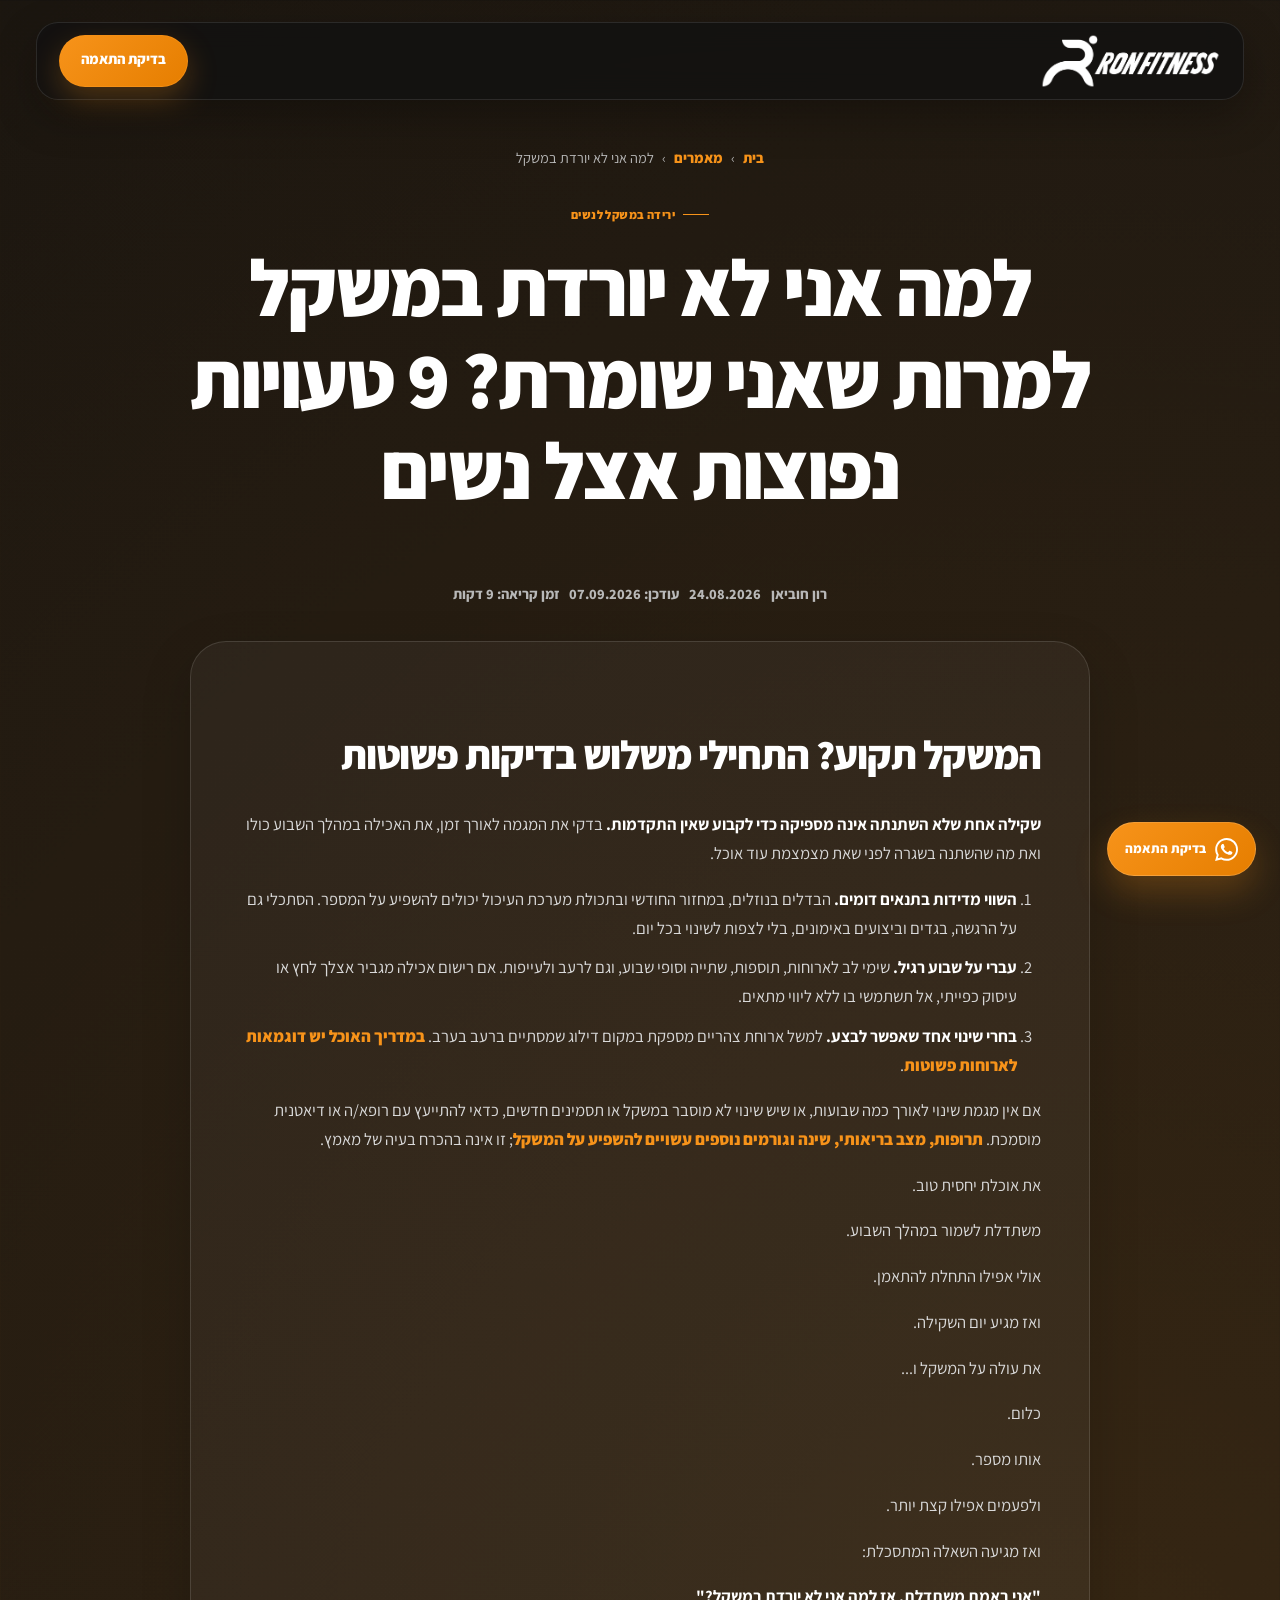
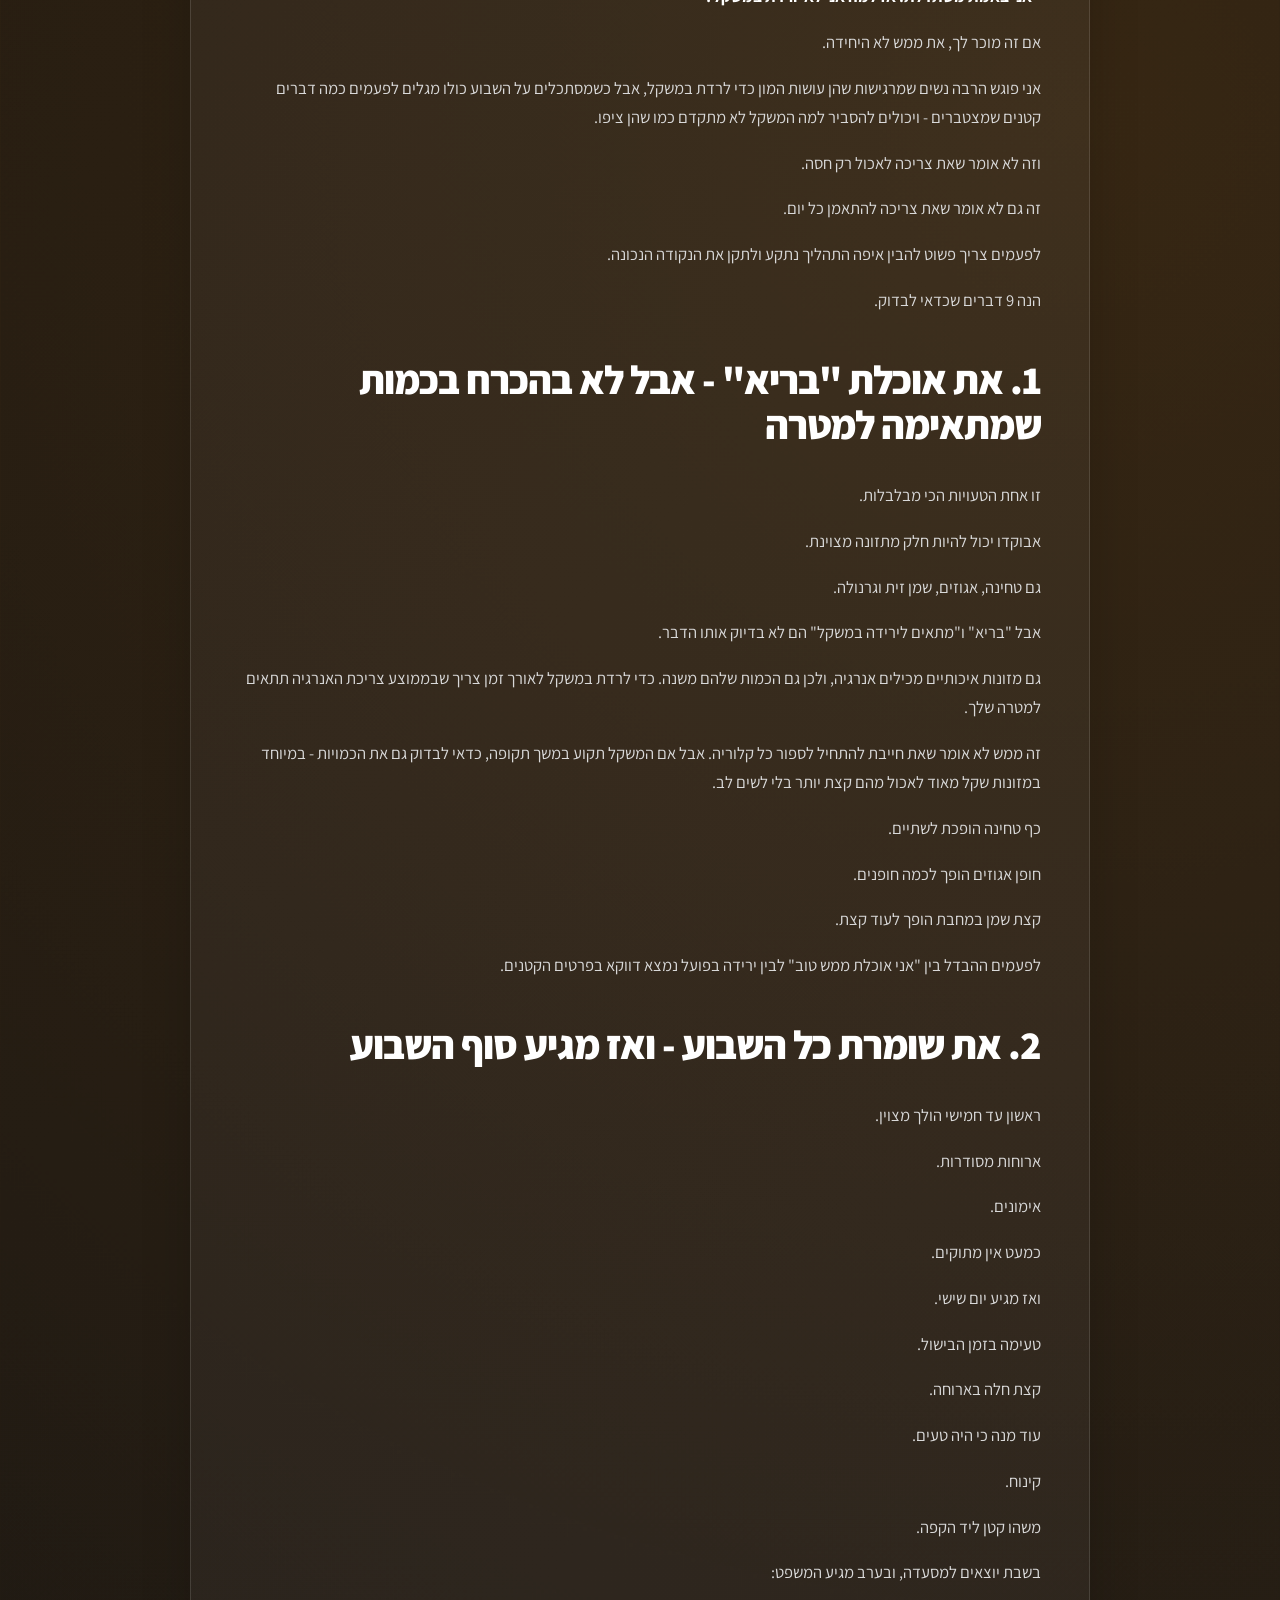
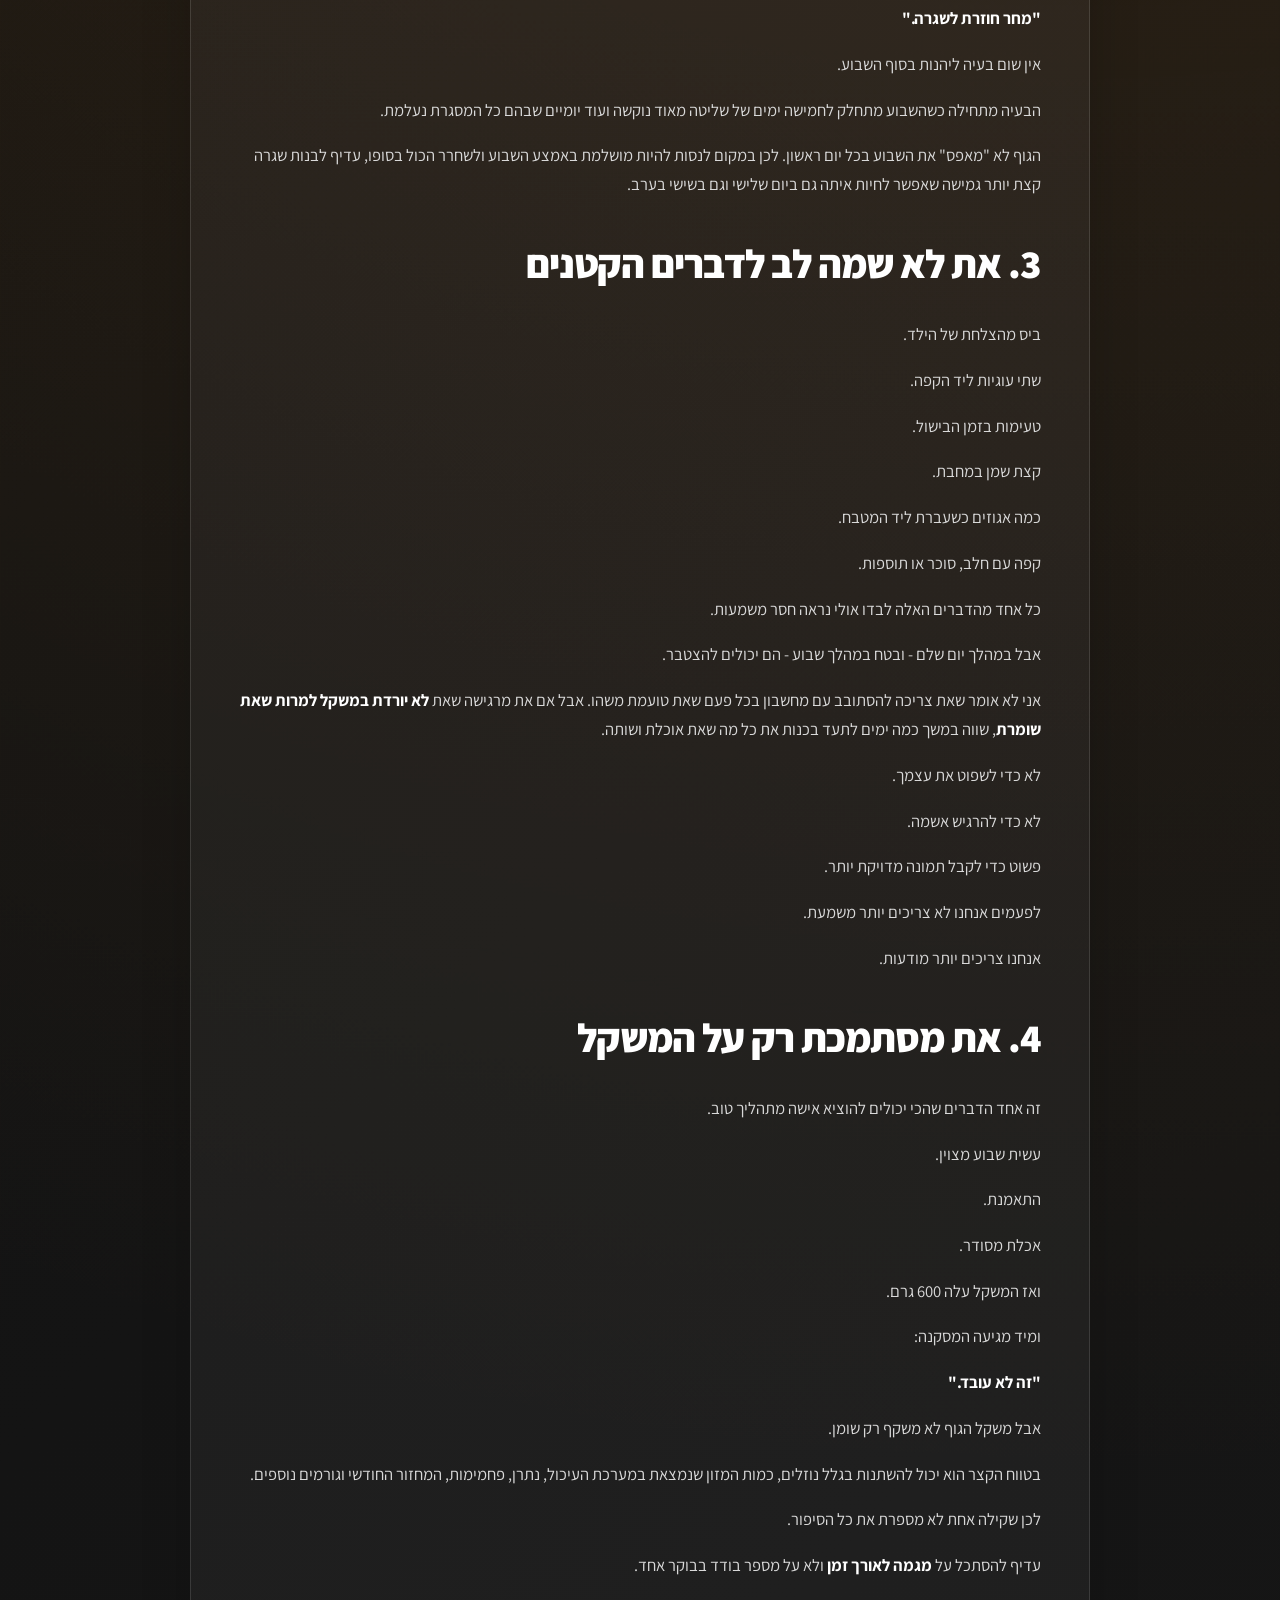
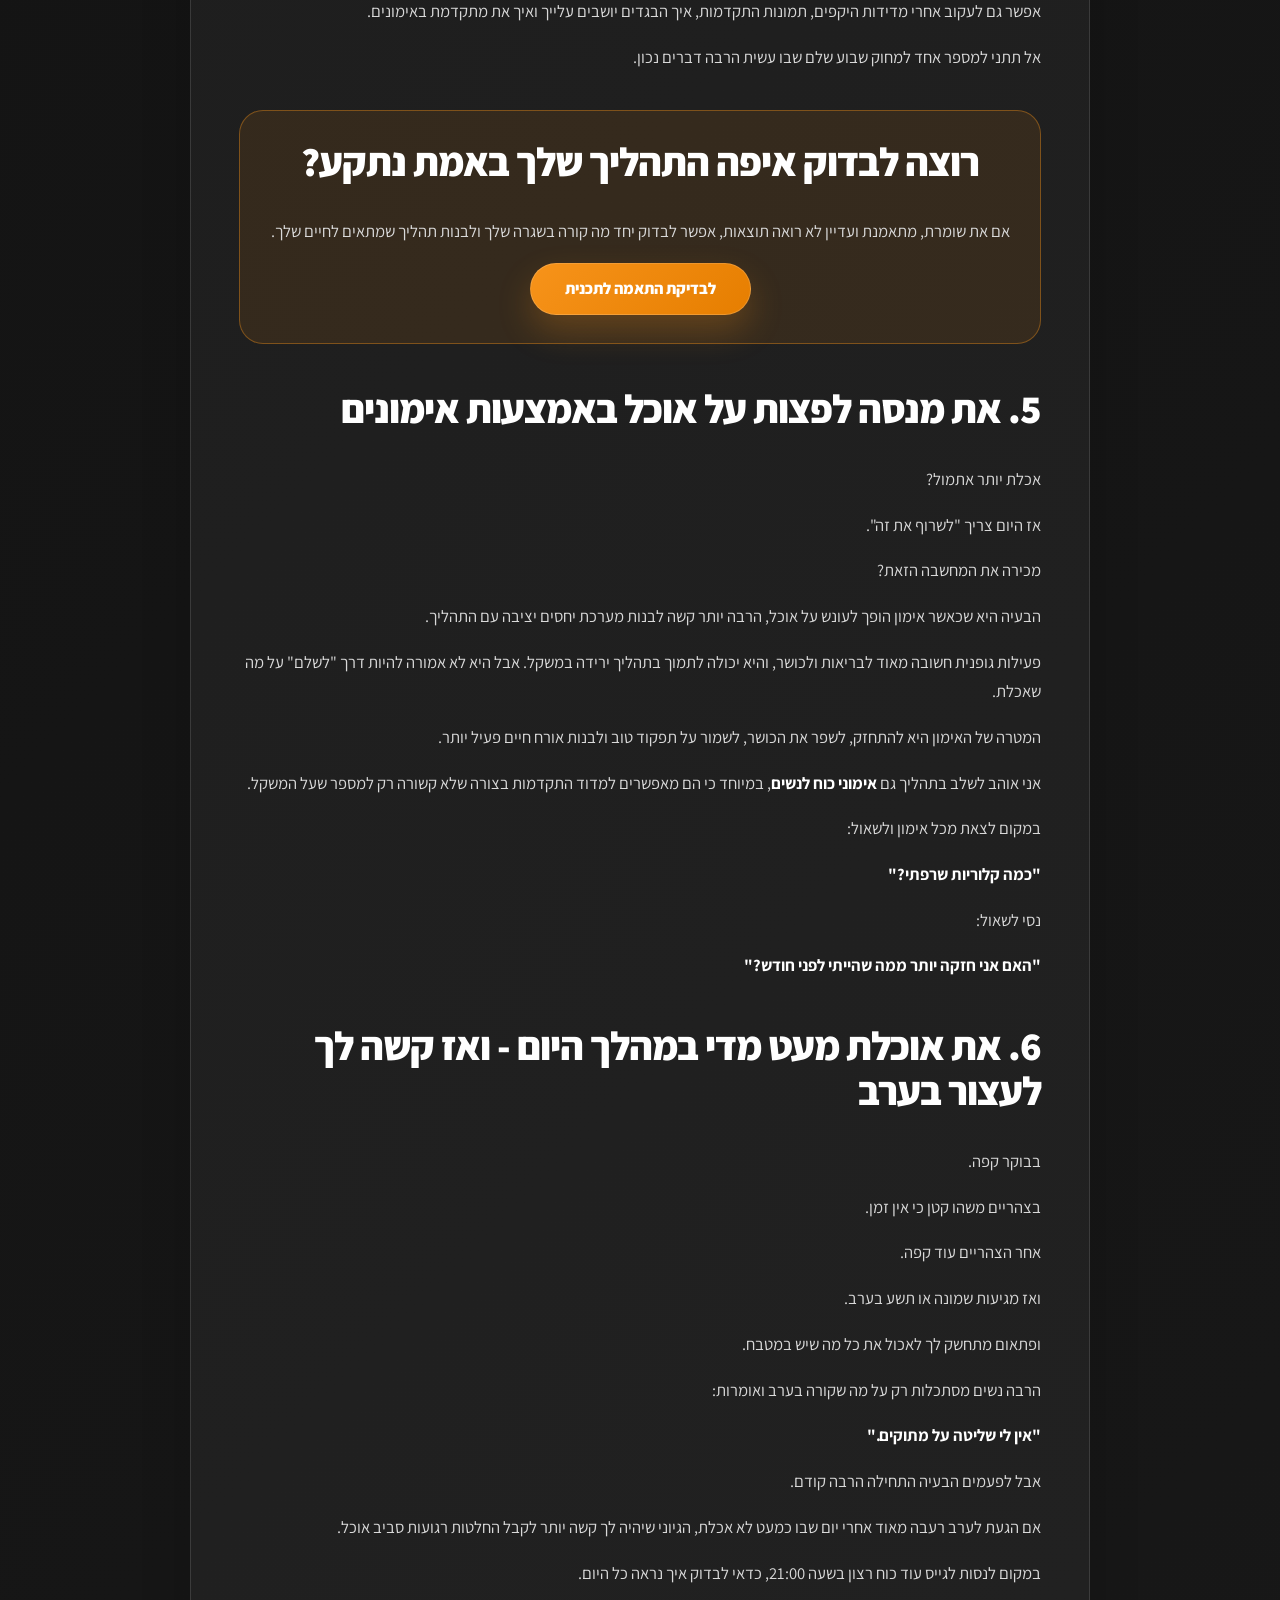
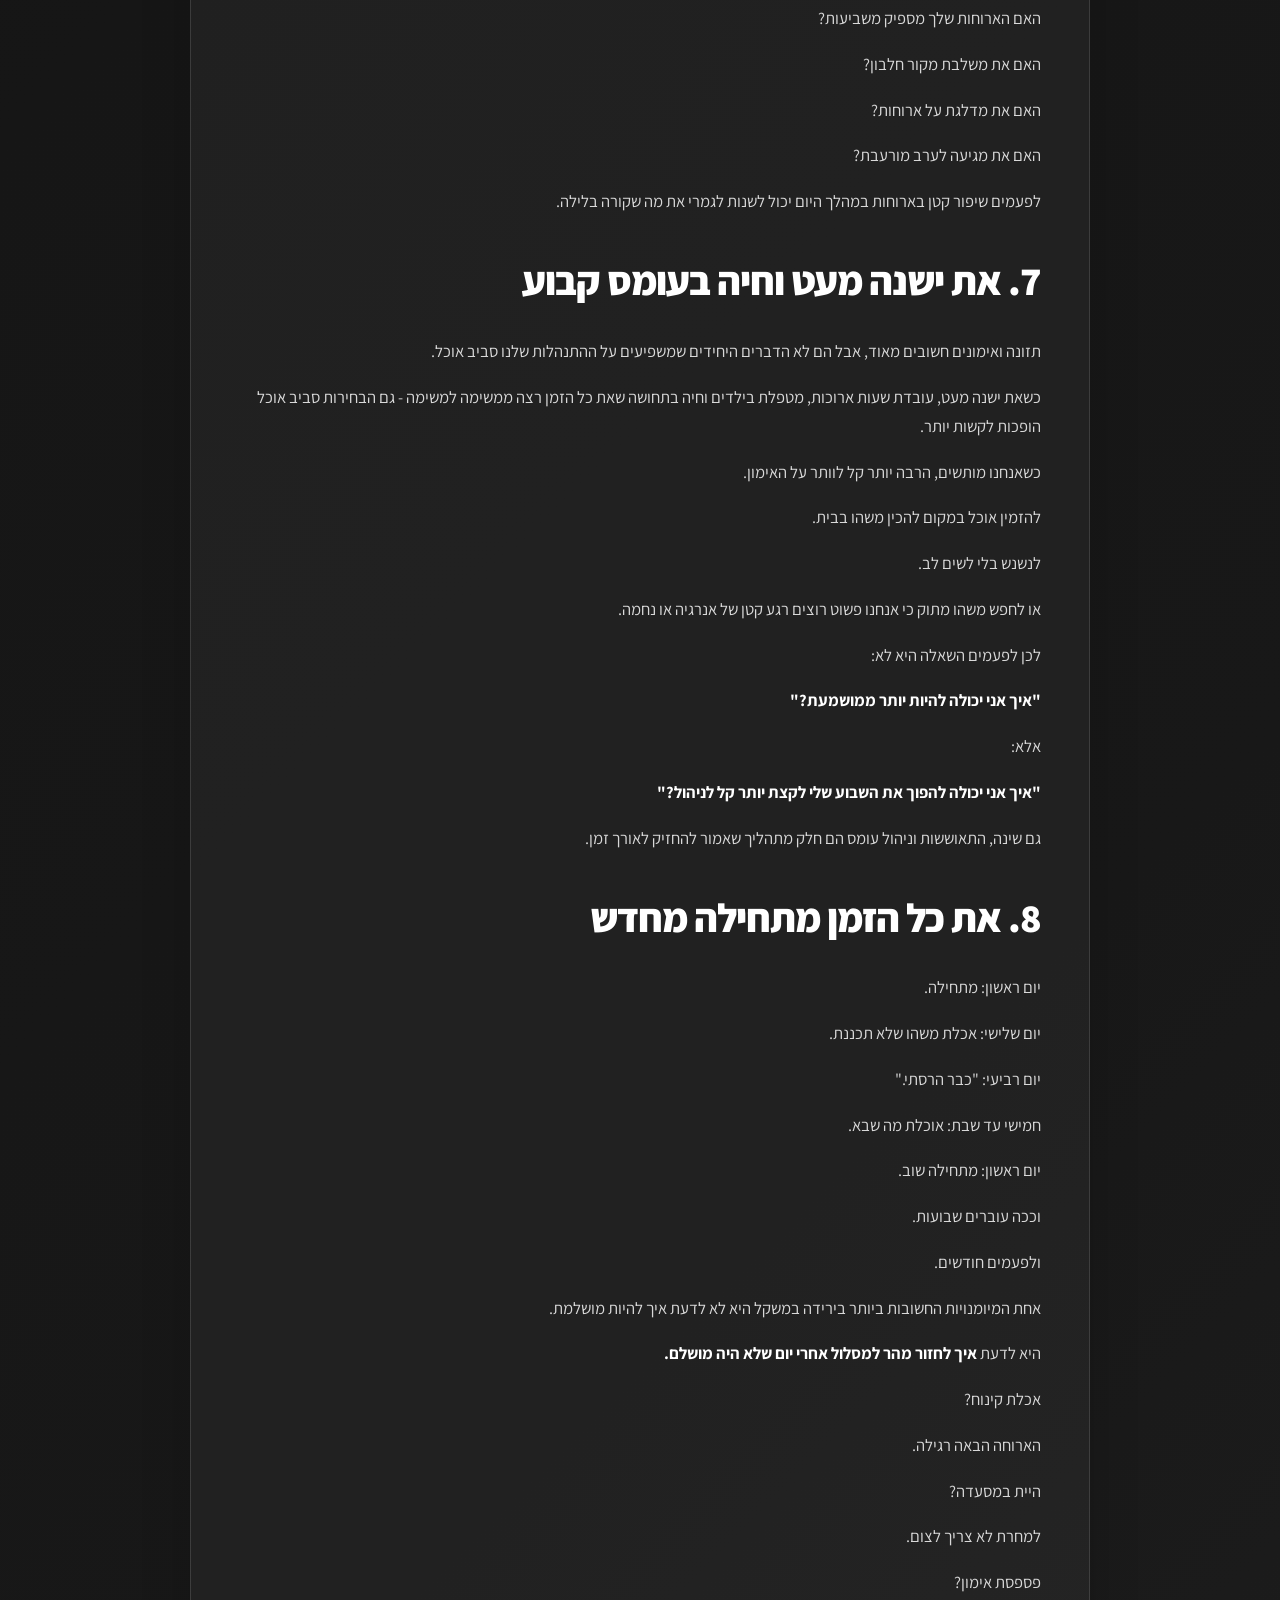
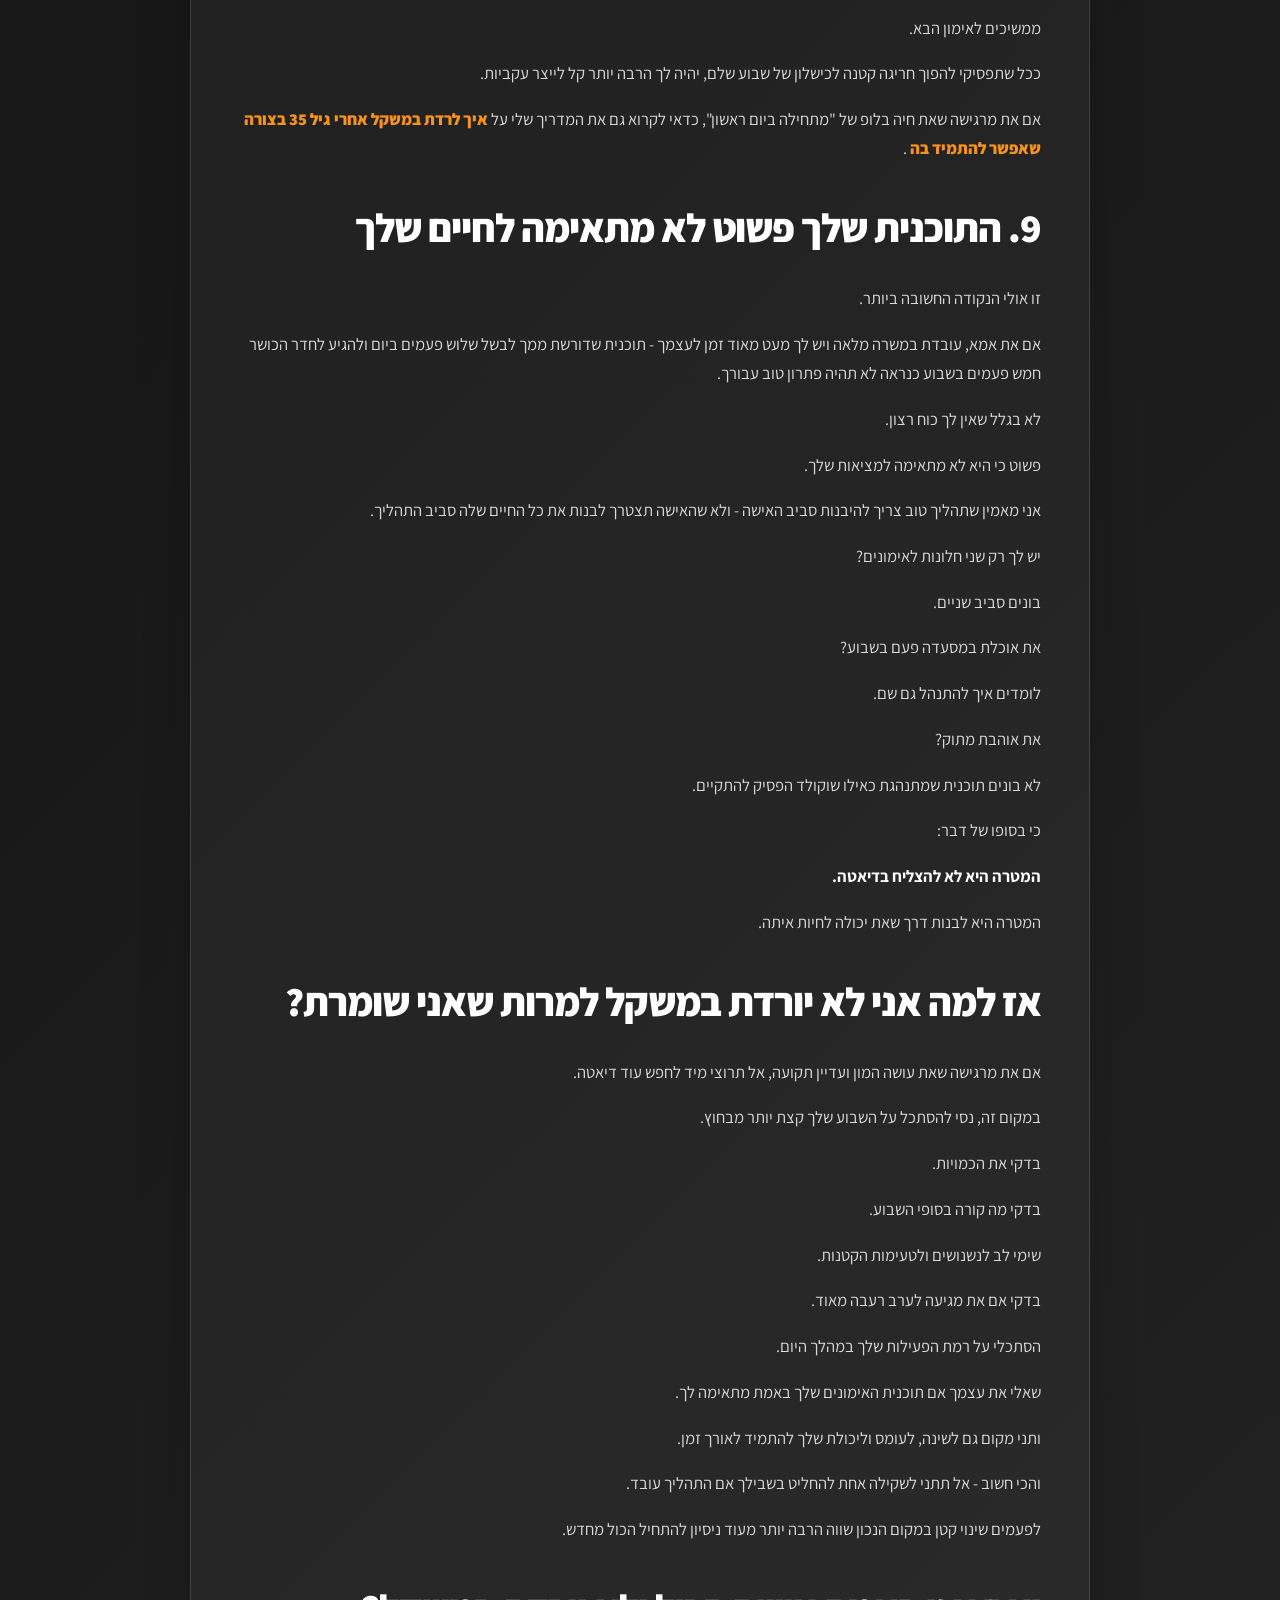
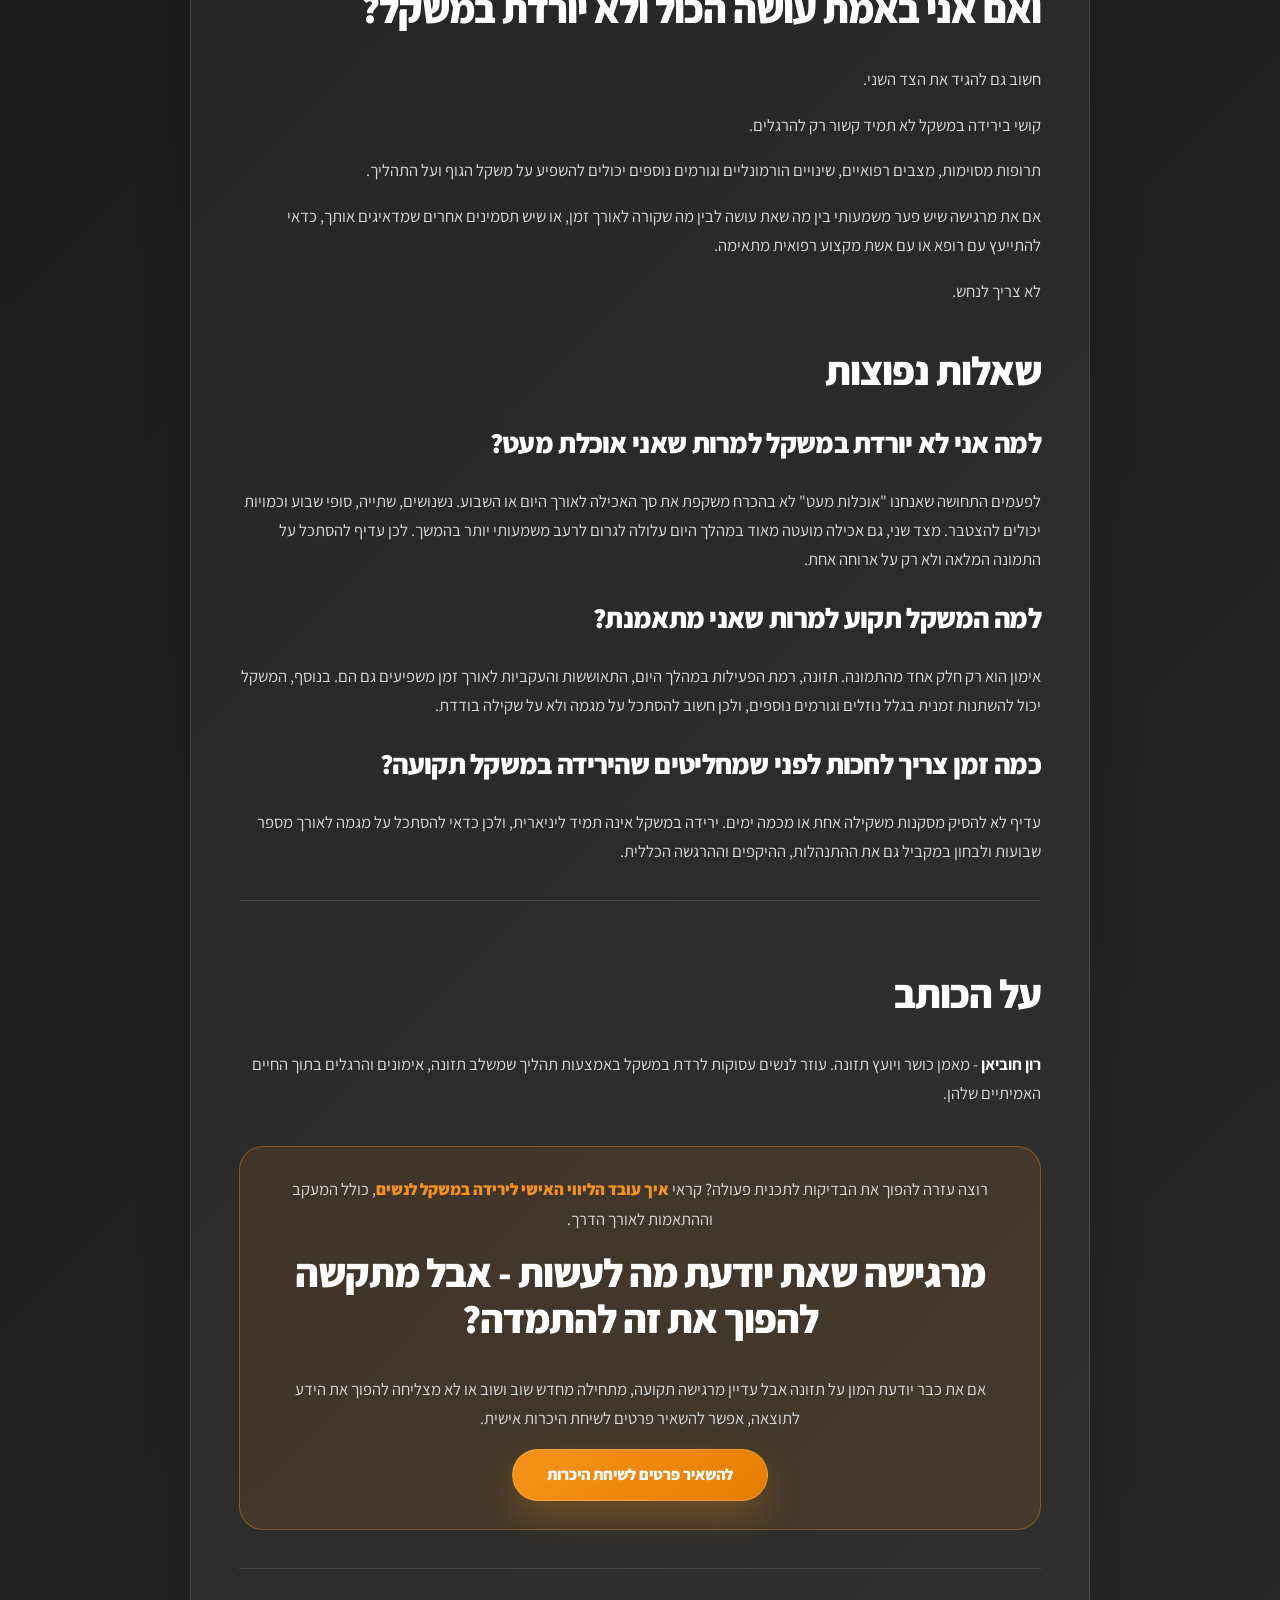
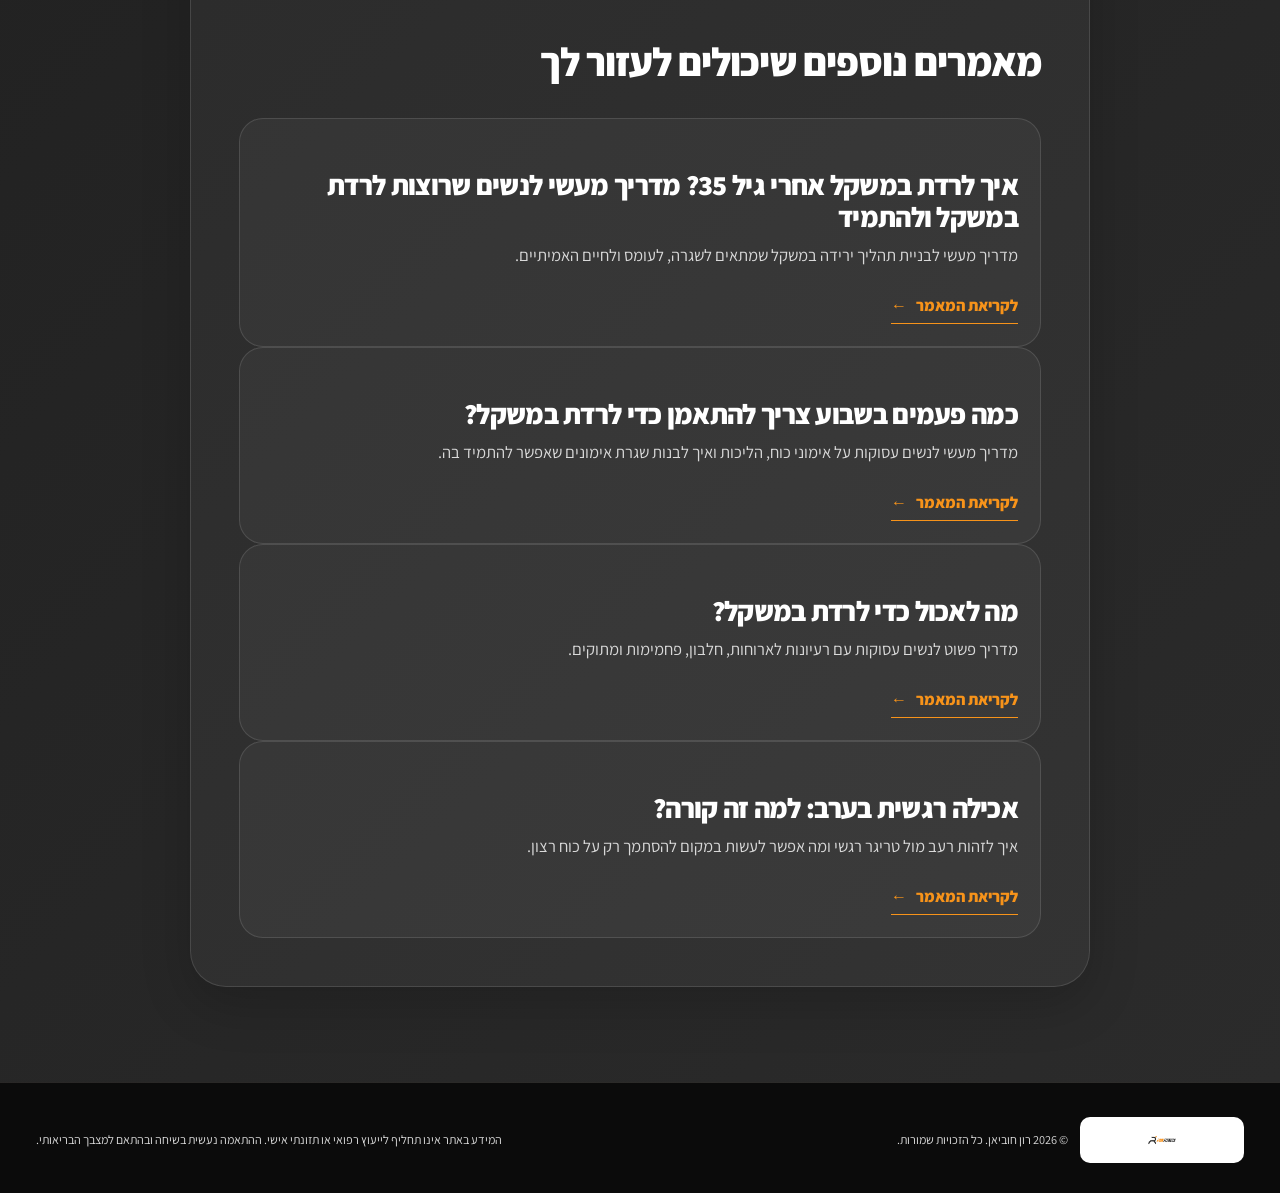
<file: blog/why-am-i-not-losing-weight/index.html>
<!doctype html>
<html lang="he" dir="rtl">
  <head>
    <meta charset="UTF-8" />
    <meta name="viewport" content="width=device-width, initial-scale=1" />
    <meta
      name="description"
      content="למה אני לא יורדת במשקל למרות שאני שומרת ומתאמנת? הכירי 9 טעויות נפוצות שיכולות לעכב ירידה במשקל ומה אפשר לעשות אחרת."
    />
    <meta name="theme-color" content="#3a2119" />
    <meta property="og:type" content="article" />
    <meta
      property="og:title"
      content="למה אני לא יורדת במשקל למרות שאני שומרת? 9 טעויות | רון חוביאן"
    />
    <meta
      property="og:description"
      content="את שומרת, מתאמנת ועדיין המשקל לא זז? הנה 9 טעויות נפוצות שיכולות להסביר למה הירידה במשקל נתקעת ומה כדאי לבדוק."
    />
    <meta
      property="og:url"
      content="https://weightloss.ronhubian.com/blog/why-am-i-not-losing-weight"
    />
    <meta property="article:author" content="רון חוביאן" />
    <meta property="article:published_time" content="2026-08-24" />
    <meta property="article:modified_time" content="2026-09-07" />
    <link
      rel="canonical"
      href="https://weightloss.ronhubian.com/blog/why-am-i-not-losing-weight"
    />
    <title>למה אני לא יורדת במשקל למרות שאני שומרת? 9 טעויות | רון חוביאן</title>
    <script>
      document.documentElement.classList.add("js");
    </script>
    <link rel="preconnect" href="https://fonts.googleapis.com" />
    <link rel="preconnect" href="https://fonts.gstatic.com" crossorigin />
    <link
      href="https://fonts.googleapis.com/css2?family=Assistant:wght@400;500;600;700;800&display=swap"
      rel="stylesheet"
    />
    <link rel="stylesheet" href="/styles.css" />
    <script src="/script.js" defer></script>
    <script type="application/ld+json">
      {
        "@context": "https://schema.org",
        "@type": "BlogPosting",
        "headline": "למה אני לא יורדת במשקל למרות שאני שומרת? 9 טעויות נפוצות אצל נשים",
        "description": "למה אני לא יורדת במשקל למרות שאני שומרת ומתאמנת? הכירי 9 טעויות נפוצות שיכולות לעכב ירידה במשקל ומה אפשר לעשות אחרת.",
        "author": {
          "@type": "Person",
          "name": "רון חוביאן"
        },
        "publisher": {
          "@type": "Organization",
          "name": "RON FITNESS"
        },
        "datePublished": "2026-08-24",
        "dateModified": "2026-09-07",
        "mainEntityOfPage": {
          "@type": "WebPage",
          "@id": "https://weightloss.ronhubian.com/blog/why-am-i-not-losing-weight"
        }
      }
    </script>
    <script type="application/ld+json">
      {
        "@context": "https://schema.org",
        "@type": "FAQPage",
        "mainEntity": [
          {
            "@type": "Question",
            "name": "למה אני לא יורדת במשקל למרות שאני אוכלת מעט?",
            "acceptedAnswer": {
              "@type": "Answer",
              "text": "לפעמים התחושה שאנחנו אוכלות מעט לא בהכרח משקפת את סך האכילה לאורך היום או השבוע. נשנושים, שתייה, סופי שבוע וכמויות יכולים להצטבר."
            }
          },
          {
            "@type": "Question",
            "name": "למה המשקל תקוע למרות שאני מתאמנת?",
            "acceptedAnswer": {
              "@type": "Answer",
              "text": "אימון הוא רק חלק אחד מהתמונה. תזונה, רמת הפעילות במהלך היום, התאוששות והעקביות לאורך זמן משפיעים גם הם."
            }
          },
          {
            "@type": "Question",
            "name": "כמה זמן צריך לחכות לפני שמחליטים שהירידה במשקל תקועה?",
            "acceptedAnswer": {
              "@type": "Answer",
              "text": "עדיף לא להסיק מסקנות משקילה אחת או מכמה ימים. כדאי להסתכל על מגמה לאורך מספר שבועות ולבחון גם את ההתנהלות, ההיקפים וההרגשה הכללית."
            }
          }
        ]
      }
    </script>
  </head>
  <body class="article-page">
    <a class="skip-link" href="#main-content">דילוג לתוכן המרכזי</a>

    <header class="site-header">
      <div class="container header-inner">
        <a class="brand" href="/" aria-label="חזרה לדף הבית">
          <img
            class="brand-logo"
            src="/assets/ron-fitness-logo-white.png"
            alt="RON FITNESS"
          />
        </a>
        <a
          class="header-cta"
          data-whatsapp
          href="#"
          target="_blank"
          rel="noopener noreferrer"
        >
          בדיקת התאמה
        </a>
      </div>
    </header>

    <main id="main-content">
      <article class="article-shell">
        <div class="container article-container">
          <nav class="breadcrumbs" aria-label="פירורי לחם">
            <a href="/">בית</a>
            <span aria-hidden="true">›</span>
            <a href="/blog/">מאמרים</a>
            <span aria-hidden="true">›</span>
            <span>למה אני לא יורדת במשקל</span>
          </nav>

          <header class="article-header reveal">
            <p class="eyebrow">ירידה במשקל לנשים</p>
            <h1>למה אני לא יורדת במשקל למרות שאני שומרת? 9 טעויות נפוצות אצל נשים</h1>
            <div class="article-meta" aria-label="פרטי המאמר">
              <span>רון חוביאן</span>
              <span>24.08.2026</span>
              <span>עודכן: 07.09.2026</span>
              <span>זמן קריאה: 9 דקות</span>
            </div>
          </header>

          <div class="article-content">
            <section aria-labelledby="first-check">
              <h2 id="first-check">המשקל תקוע? התחילי משלוש בדיקות פשוטות</h2>
              <p><strong>שקילה אחת שלא השתנתה אינה מספיקה כדי לקבוע שאין התקדמות.</strong> בדקי את המגמה לאורך זמן, את האכילה במהלך השבוע כולו ואת מה שהשתנה בשגרה לפני שאת מצמצמת עוד אוכל.</p>
              <ol>
                <li><strong>השווי מדידות בתנאים דומים.</strong> הבדלים בנוזלים, במחזור החודשי ובתכולת מערכת העיכול יכולים להשפיע על המספר. הסתכלי גם על הרגשה, בגדים וביצועים באימונים, בלי לצפות לשינוי בכל יום.</li>
                <li><strong>עברי על שבוע רגיל.</strong> שימי לב לארוחות, תוספות, שתייה וסופי שבוע, וגם לרעב ולעייפות. אם רישום אכילה מגביר אצלך לחץ או עיסוק כפייתי, אל תשתמשי בו ללא ליווי מתאים.</li>
                <li><strong>בחרי שינוי אחד שאפשר לבצע.</strong> למשל ארוחת צהריים מספקת במקום דילוג שמסתיים ברעב בערב. <a href="/blog/what-to-eat-to-lose-weight/">במדריך האוכל יש דוגמאות לארוחות פשוטות</a>.</li>
              </ol>
              <p>אם אין מגמת שינוי לאורך כמה שבועות, או שיש שינוי לא מוסבר במשקל או תסמינים חדשים, כדאי להתייעץ עם רופא/ה או דיאטנית מוסמכת. <a href="https://www.niddk.nih.gov/health-information/weight-management/adult-overweight-obesity/factors-affecting-weight-health">תרופות, מצב בריאותי, שינה וגורמים נוספים עשויים להשפיע על המשקל</a>; זו אינה בהכרח בעיה של מאמץ.</p>
            </section>
            <p>את אוכלת יחסית טוב.</p>
            <p>משתדלת לשמור במהלך השבוע.</p>
            <p>אולי אפילו התחלת להתאמן.</p>
            <p>ואז מגיע יום השקילה.</p>
            <p>את עולה על המשקל ו...</p>
            <p>כלום.</p>
            <p>אותו מספר.</p>
            <p>ולפעמים אפילו קצת יותר.</p>
            <p>ואז מגיעה השאלה המתסכלת:</p>
            <p><strong>"אני באמת משתדלת. אז למה אני לא יורדת במשקל?"</strong></p>
            <p>אם זה מוכר לך, את ממש לא היחידה.</p>
            <p>
              אני פוגש הרבה נשים שמרגישות שהן עושות המון כדי לרדת במשקל, אבל
              כשמסתכלים על השבוע כולו מגלים לפעמים כמה דברים קטנים שמצטברים -
              ויכולים להסביר למה המשקל לא מתקדם כמו שהן ציפו.
            </p>
            <p>וזה לא אומר שאת צריכה לאכול רק חסה.</p>
            <p>זה גם לא אומר שאת צריכה להתאמן כל יום.</p>
            <p>
              לפעמים צריך פשוט להבין איפה התהליך נתקע ולתקן את הנקודה הנכונה.
            </p>
            <p>הנה 9 דברים שכדאי לבדוק.</p>

            <h2>1. את אוכלת "בריא" - אבל לא בהכרח בכמות שמתאימה למטרה</h2>
            <p>זו אחת הטעויות הכי מבלבלות.</p>
            <p>אבוקדו יכול להיות חלק מתזונה מצוינת.</p>
            <p>גם טחינה, אגוזים, שמן זית וגרנולה.</p>
            <p>אבל "בריא" ו"מתאים לירידה במשקל" הם לא בדיוק אותו הדבר.</p>
            <p>
              גם מזונות איכותיים מכילים אנרגיה, ולכן גם הכמות שלהם משנה. כדי
              לרדת במשקל לאורך זמן צריך שבממוצע צריכת האנרגיה תתאים למטרה שלך.
            </p>
            <p>
              זה ממש לא אומר שאת חייבת להתחיל לספור כל קלוריה. אבל אם המשקל
              תקוע במשך תקופה, כדאי לבדוק גם את הכמויות - במיוחד במזונות שקל
              מאוד לאכול מהם קצת יותר בלי לשים לב.
            </p>
            <p>כף טחינה הופכת לשתיים.</p>
            <p>חופן אגוזים הופך לכמה חופנים.</p>
            <p>קצת שמן במחבת הופך לעוד קצת.</p>
            <p>
              לפעמים ההבדל בין "אני אוכלת ממש טוב" לבין ירידה בפועל נמצא דווקא
              בפרטים הקטנים.
            </p>

            <h2>2. את שומרת כל השבוע - ואז מגיע סוף השבוע</h2>
            <p>ראשון עד חמישי הולך מצוין.</p>
            <p>ארוחות מסודרות.</p>
            <p>אימונים.</p>
            <p>כמעט אין מתוקים.</p>
            <p>ואז מגיע יום שישי.</p>
            <p>טעימה בזמן הבישול.</p>
            <p>קצת חלה בארוחה.</p>
            <p>עוד מנה כי היה טעים.</p>
            <p>קינוח.</p>
            <p>משהו קטן ליד הקפה.</p>
            <p>בשבת יוצאים למסעדה, ובערב מגיע המשפט:</p>
            <p><strong>"מחר חוזרת לשגרה."</strong></p>
            <p>אין שום בעיה ליהנות בסוף השבוע.</p>
            <p>
              הבעיה מתחילה כשהשבוע מתחלק לחמישה ימים של שליטה מאוד נוקשה ועוד
              יומיים שבהם כל המסגרת נעלמת.
            </p>
            <p>
              הגוף לא "מאפס" את השבוע בכל יום ראשון. לכן במקום לנסות להיות
              מושלמת באמצע השבוע ולשחרר הכול בסופו, עדיף לבנות שגרה קצת יותר
              גמישה שאפשר לחיות איתה גם ביום שלישי וגם בשישי בערב.
            </p>

            <h2>3. את לא שמה לב לדברים הקטנים</h2>
            <p>ביס מהצלחת של הילד.</p>
            <p>שתי עוגיות ליד הקפה.</p>
            <p>טעימות בזמן הבישול.</p>
            <p>קצת שמן במחבת.</p>
            <p>כמה אגוזים כשעברת ליד המטבח.</p>
            <p>קפה עם חלב, סוכר או תוספות.</p>
            <p>כל אחד מהדברים האלה לבדו אולי נראה חסר משמעות.</p>
            <p>אבל במהלך יום שלם - ובטח במהלך שבוע - הם יכולים להצטבר.</p>
            <p>
              אני לא אומר שאת צריכה להסתובב עם מחשבון בכל פעם שאת טועמת משהו.
              אבל אם את מרגישה שאת <strong>לא יורדת במשקל למרות שאת שומרת</strong>,
              שווה במשך כמה ימים לתעד בכנות את כל מה שאת אוכלת ושותה.
            </p>
            <p>לא כדי לשפוט את עצמך.</p>
            <p>לא כדי להרגיש אשמה.</p>
            <p>פשוט כדי לקבל תמונה מדויקת יותר.</p>
            <p>לפעמים אנחנו לא צריכים יותר משמעת.</p>
            <p>אנחנו צריכים יותר מודעות.</p>

            <h2>4. את מסתמכת רק על המשקל</h2>
            <p>זה אחד הדברים שהכי יכולים להוציא אישה מתהליך טוב.</p>
            <p>עשית שבוע מצוין.</p>
            <p>התאמנת.</p>
            <p>אכלת מסודר.</p>
            <p>ואז המשקל עלה 600 גרם.</p>
            <p>ומיד מגיעה המסקנה:</p>
            <p><strong>"זה לא עובד."</strong></p>
            <p>אבל משקל הגוף לא משקף רק שומן.</p>
            <p>
              בטווח הקצר הוא יכול להשתנות בגלל נוזלים, כמות המזון שנמצאת במערכת
              העיכול, נתרן, פחמימות, המחזור החודשי וגורמים נוספים.
            </p>
            <p>לכן שקילה אחת לא מספרת את כל הסיפור.</p>
            <p>עדיף להסתכל על <strong>מגמה לאורך זמן</strong> ולא על מספר בודד בבוקר אחד.</p>
            <p>
              אפשר גם לעקוב אחרי מדידות היקפים, תמונות התקדמות, איך הבגדים
              יושבים עלייך ואיך את מתקדמת באימונים.
            </p>
            <p>אל תתני למספר אחד למחוק שבוע שלם שבו עשית הרבה דברים נכון.</p>

            <div class="article-cta-box">
              <h2>רוצה לבדוק איפה התהליך שלך באמת נתקע?</h2>
              <p>
                אם את שומרת, מתאמנת ועדיין לא רואה תוצאות, אפשר לבדוק יחד מה
                קורה בשגרה שלך ולבנות תהליך שמתאים לחיים שלך.
              </p>
              <a
                class="button button-primary"
                data-whatsapp
                href="#"
                target="_blank"
                rel="noopener noreferrer"
              >
                לבדיקת התאמה לתכנית
              </a>
            </div>

            <h2>5. את מנסה לפצות על אוכל באמצעות אימונים</h2>
            <p>אכלת יותר אתמול?</p>
            <p>אז היום צריך "לשרוף את זה".</p>
            <p>מכירה את המחשבה הזאת?</p>
            <p>
              הבעיה היא שכאשר אימון הופך לעונש על אוכל, הרבה יותר קשה לבנות
              מערכת יחסים יציבה עם התהליך.
            </p>
            <p>
              פעילות גופנית חשובה מאוד לבריאות ולכושר, והיא יכולה לתמוך בתהליך
              ירידה במשקל. אבל היא לא אמורה להיות דרך "לשלם" על מה שאכלת.
            </p>
            <p>
              המטרה של האימון היא להתחזק, לשפר את הכושר, לשמור על תפקוד טוב
              ולבנות אורח חיים פעיל יותר.
            </p>
            <p>
              אני אוהב לשלב בתהליך גם <strong>אימוני כוח לנשים</strong>, במיוחד
              כי הם מאפשרים למדוד התקדמות בצורה שלא קשורה רק למספר שעל המשקל.
            </p>
            <p>במקום לצאת מכל אימון ולשאול:</p>
            <p><strong>"כמה קלוריות שרפתי?"</strong></p>
            <p>נסי לשאול:</p>
            <p><strong>"האם אני חזקה יותר ממה שהייתי לפני חודש?"</strong></p>

            <h2>6. את אוכלת מעט מדי במהלך היום - ואז קשה לך לעצור בערב</h2>
            <p>בבוקר קפה.</p>
            <p>בצהריים משהו קטן כי אין זמן.</p>
            <p>אחר הצהריים עוד קפה.</p>
            <p>ואז מגיעות שמונה או תשע בערב.</p>
            <p>ופתאום מתחשק לך לאכול את כל מה שיש במטבח.</p>
            <p>הרבה נשים מסתכלות רק על מה שקורה בערב ואומרות:</p>
            <p><strong>"אין לי שליטה על מתוקים."</strong></p>
            <p>אבל לפעמים הבעיה התחילה הרבה קודם.</p>
            <p>
              אם הגעת לערב רעבה מאוד אחרי יום שבו כמעט לא אכלת, הגיוני שיהיה לך
              קשה יותר לקבל החלטות רגועות סביב אוכל.
            </p>
            <p>
              במקום לנסות לגייס עוד כוח רצון בשעה 21:00, כדאי לבדוק איך נראה כל
              היום.
            </p>
            <p>האם הארוחות שלך מספיק משביעות?</p>
            <p>האם את משלבת מקור חלבון?</p>
            <p>האם את מדלגת על ארוחות?</p>
            <p>האם את מגיעה לערב מורעבת?</p>
            <p>לפעמים שיפור קטן בארוחות במהלך היום יכול לשנות לגמרי את מה שקורה בלילה.</p>

            <h2>7. את ישנה מעט וחיה בעומס קבוע</h2>
            <p>
              תזונה ואימונים חשובים מאוד, אבל הם לא הדברים היחידים שמשפיעים על
              ההתנהלות שלנו סביב אוכל.
            </p>
            <p>
              כשאת ישנה מעט, עובדת שעות ארוכות, מטפלת בילדים וחיה בתחושה שאת כל
              הזמן רצה ממשימה למשימה - גם הבחירות סביב אוכל הופכות לקשות יותר.
            </p>
            <p>כשאנחנו מותשים, הרבה יותר קל לוותר על האימון.</p>
            <p>להזמין אוכל במקום להכין משהו בבית.</p>
            <p>לנשנש בלי לשים לב.</p>
            <p>או לחפש משהו מתוק כי אנחנו פשוט רוצים רגע קטן של אנרגיה או נחמה.</p>
            <p>לכן לפעמים השאלה היא לא:</p>
            <p><strong>"איך אני יכולה להיות יותר ממושמעת?"</strong></p>
            <p>אלא:</p>
            <p><strong>"איך אני יכולה להפוך את השבוע שלי לקצת יותר קל לניהול?"</strong></p>
            <p>גם שינה, התאוששות וניהול עומס הם חלק מתהליך שאמור להחזיק לאורך זמן.</p>

            <h2>8. את כל הזמן מתחילה מחדש</h2>
            <p>יום ראשון: מתחילה.</p>
            <p>יום שלישי: אכלת משהו שלא תכננת.</p>
            <p>יום רביעי: "כבר הרסתי."</p>
            <p>חמישי עד שבת: אוכלת מה שבא.</p>
            <p>יום ראשון: מתחילה שוב.</p>
            <p>וככה עוברים שבועות.</p>
            <p>ולפעמים חודשים.</p>
            <p>אחת המיומנויות החשובות ביותר בירידה במשקל היא לא לדעת איך להיות מושלמת.</p>
            <p>היא לדעת <strong>איך לחזור מהר למסלול אחרי יום שלא היה מושלם.</strong></p>
            <p>אכלת קינוח?</p>
            <p>הארוחה הבאה רגילה.</p>
            <p>היית במסעדה?</p>
            <p>למחרת לא צריך לצום.</p>
            <p>פספסת אימון?</p>
            <p>ממשיכים לאימון הבא.</p>
            <p>
              ככל שתפסיקי להפוך חריגה קטנה לכישלון של שבוע שלם, יהיה לך הרבה
              יותר קל לייצר עקביות.
            </p>
            <p>
              אם את מרגישה שאת חיה בלופ של "מתחילה ביום ראשון", כדאי לקרוא גם
              את המדריך שלי על
              <a href="/blog/how-to-lose-weight-after-35/">
                איך לרדת במשקל אחרי גיל 35 בצורה שאפשר להתמיד בה
              </a>.
            </p>

            <h2>9. התוכנית שלך פשוט לא מתאימה לחיים שלך</h2>
            <p>זו אולי הנקודה החשובה ביותר.</p>
            <p>
              אם את אמא, עובדת במשרה מלאה ויש לך מעט מאוד זמן לעצמך - תוכנית
              שדורשת ממך לבשל שלוש פעמים ביום ולהגיע לחדר הכושר חמש פעמים בשבוע
              כנראה לא תהיה פתרון טוב עבורך.
            </p>
            <p>לא בגלל שאין לך כוח רצון.</p>
            <p>פשוט כי היא לא מתאימה למציאות שלך.</p>
            <p>
              אני מאמין שתהליך טוב צריך להיבנות סביב האישה - ולא שהאישה תצטרך
              לבנות את כל החיים שלה סביב התהליך.
            </p>
            <p>יש לך רק שני חלונות לאימונים?</p>
            <p>בונים סביב שניים.</p>
            <p>את אוכלת במסעדה פעם בשבוע?</p>
            <p>לומדים איך להתנהל גם שם.</p>
            <p>את אוהבת מתוק?</p>
            <p>לא בונים תוכנית שמתנהגת כאילו שוקולד הפסיק להתקיים.</p>
            <p>כי בסופו של דבר:</p>
            <p><strong>המטרה היא לא להצליח בדיאטה.</strong></p>
            <p>המטרה היא לבנות דרך שאת יכולה לחיות איתה.</p>

            <h2>אז למה אני לא יורדת במשקל למרות שאני שומרת?</h2>
            <p>אם את מרגישה שאת עושה המון ועדיין תקועה, אל תרוצי מיד לחפש עוד דיאטה.</p>
            <p>במקום זה, נסי להסתכל על השבוע שלך קצת יותר מבחוץ.</p>
            <p>בדקי את הכמויות.</p>
            <p>בדקי מה קורה בסופי השבוע.</p>
            <p>שימי לב לנשנושים ולטעימות הקטנות.</p>
            <p>בדקי אם את מגיעה לערב רעבה מאוד.</p>
            <p>הסתכלי על רמת הפעילות שלך במהלך היום.</p>
            <p>שאלי את עצמך אם תוכנית האימונים שלך באמת מתאימה לך.</p>
            <p>ותני מקום גם לשינה, לעומס וליכולת שלך להתמיד לאורך זמן.</p>
            <p>והכי חשוב - אל תתני לשקילה אחת להחליט בשבילך אם התהליך עובד.</p>
            <p>לפעמים שינוי קטן במקום הנכון שווה הרבה יותר מעוד ניסיון להתחיל הכול מחדש.</p>

            <h2>ואם אני באמת עושה הכול ולא יורדת במשקל?</h2>
            <p>חשוב גם להגיד את הצד השני.</p>
            <p>קושי בירידה במשקל לא תמיד קשור רק להרגלים.</p>
            <p>
              תרופות מסוימות, מצבים רפואיים, שינויים הורמונליים וגורמים נוספים
              יכולים להשפיע על משקל הגוף ועל התהליך.
            </p>
            <p>
              אם את מרגישה שיש פער משמעותי בין מה שאת עושה לבין מה שקורה לאורך
              זמן, או שיש תסמינים אחרים שמדאיגים אותך, כדאי להתייעץ עם רופא או
              עם אשת מקצוע רפואית מתאימה.
            </p>
            <p>לא צריך לנחש.</p>

            <section class="article-faq" aria-labelledby="faq-title">
              <h2 id="faq-title">שאלות נפוצות</h2>

              <h3>למה אני לא יורדת במשקל למרות שאני אוכלת מעט?</h3>
              <p>
                לפעמים התחושה שאנחנו "אוכלות מעט" לא בהכרח משקפת את סך האכילה
                לאורך היום או השבוע. נשנושים, שתייה, סופי שבוע וכמויות יכולים
                להצטבר. מצד שני, גם אכילה מועטה מאוד במהלך היום עלולה לגרום
                לרעב משמעותי יותר בהמשך. לכן עדיף להסתכל על התמונה המלאה ולא רק
                על ארוחה אחת.
              </p>

              <h3>למה המשקל תקוע למרות שאני מתאמנת?</h3>
              <p>
                אימון הוא רק חלק אחד מהתמונה. תזונה, רמת הפעילות במהלך היום,
                התאוששות והעקביות לאורך זמן משפיעים גם הם. בנוסף, המשקל יכול
                להשתנות זמנית בגלל נוזלים וגורמים נוספים, ולכן חשוב להסתכל על
                מגמה ולא על שקילה בודדת.
              </p>

              <h3>כמה זמן צריך לחכות לפני שמחליטים שהירידה במשקל תקועה?</h3>
              <p>
                עדיף לא להסיק מסקנות משקילה אחת או מכמה ימים. ירידה במשקל אינה
                תמיד ליניארית, ולכן כדאי להסתכל על מגמה לאורך מספר שבועות ולבחון
                במקביל גם את ההתנהלות, ההיקפים וההרגשה הכללית.
              </p>
            </section>

            <div class="article-author">
              <h2>על הכותב</h2>
              <p>
                <strong>רון חוביאן</strong> - מאמן כושר ויועץ תזונה. עוזר לנשים
                עסוקות לרדת במשקל באמצעות תהליך שמשלב תזונה, אימונים והרגלים
                בתוך החיים האמיתיים שלהן.
              </p>
            </div>

            <div class="article-cta-box article-cta-final">
              <p>רוצה עזרה להפוך את הבדיקות לתכנית פעולה? קראי <a href="/#personal-coaching" data-program-link>איך עובד הליווי האישי לירידה במשקל לנשים</a>, כולל המעקב וההתאמות לאורך הדרך.</p>
              <h2>מרגישה שאת יודעת מה לעשות - אבל מתקשה להפוך את זה להתמדה?</h2>
              <p>
                אם את כבר יודעת המון על תזונה אבל עדיין מרגישה תקועה, מתחילה
                מחדש שוב ושוב או לא מצליחה להפוך את הידע לתוצאה, אפשר להשאיר
                פרטים לשיחת היכרות אישית.
              </p>
              <a
                class="button button-primary"
                data-whatsapp
                href="#"
                target="_blank"
                rel="noopener noreferrer"
              >
                להשאיר פרטים לשיחת היכרות
              </a>
            </div>

            <section class="related-articles" aria-labelledby="related-title">
              <h2 id="related-title">מאמרים נוספים שיכולים לעזור לך</h2>
              <article class="related-article-card">
                <h3>איך לרדת במשקל אחרי גיל 35? מדריך מעשי לנשים שרוצות לרדת במשקל ולהתמיד</h3>
                <p>
                  מדריך מעשי לבניית תהליך ירידה במשקל שמתאים לשגרה, לעומס
                  ולחיים האמיתיים.
                </p>
                <a class="text-link" href="/blog/how-to-lose-weight-after-35/">
                  לקריאת המאמר <span aria-hidden="true">←</span>
                </a>
              </article>
              <article class="related-article-card">
                <h3>כמה פעמים בשבוע צריך להתאמן כדי לרדת במשקל?</h3>
                <p>
                  מדריך מעשי לנשים עסוקות על אימוני כוח, הליכות ואיך לבנות
                  שגרת אימונים שאפשר להתמיד בה.
                </p>
                <a class="text-link" href="/blog/how-many-workouts-per-week-to-lose-weight/">
                  לקריאת המאמר <span aria-hidden="true">←</span>
                </a>
              </article>
              <article class="related-article-card">
                <h3>מה לאכול כדי לרדת במשקל?</h3>
                <p>מדריך פשוט לנשים עסוקות עם רעיונות לארוחות, חלבון, פחמימות ומתוקים.</p>
                <a class="text-link" href="/blog/what-to-eat-to-lose-weight/">
                  לקריאת המאמר <span aria-hidden="true">←</span>
                </a>
              </article>
              <article class="related-article-card">
                <h3>אכילה רגשית בערב: למה זה קורה?</h3>
                <p>איך לזהות רעב מול טריגר רגשי ומה אפשר לעשות במקום להסתמך רק על כוח רצון.</p>
                <a class="text-link" href="/blog/emotional-eating-at-night/">
                  לקריאת המאמר <span aria-hidden="true">←</span>
                </a>
              </article>
            </section>
          </div>
        </div>
      </article>
    </main>

    <footer class="site-footer">
      <div class="container footer-inner">
        <div class="footer-brand">
          <img src="/assets/ron-fitness-logo.png" alt="RON FITNESS" />
          <p>© <span id="current-year">2026</span> רון חוביאן. כל הזכויות שמורות.</p>
        </div>
        <p class="footer-note">
          המידע באתר אינו תחליף לייעוץ רפואי או תזונתי אישי. ההתאמה נעשית
          בשיחה ובהתאם למצבך הבריאותי.
        </p>
      </div>
    </footer>

    <a
      class="floating-whatsapp"
      data-whatsapp
      href="#"
      target="_blank"
      rel="noopener noreferrer"
      aria-label="בדיקת התאמה לתוכנית בוואטסאפ"
    >
      <svg viewBox="0 0 24 24" aria-hidden="true">
        <path d="M20.52 3.48A11.82 11.82 0 0 0 12.1 0C5.55 0 .22 5.33.22 11.88c0 2.1.55 4.15 1.6 5.95L.12 24l6.32-1.66a11.9 11.9 0 0 0 5.65 1.44h.01c6.55 0 11.88-5.33 11.88-11.88 0-3.18-1.23-6.17-3.46-8.42ZM12.1 21.77h-.01a9.85 9.85 0 0 1-5.03-1.38l-.36-.21-3.75.98 1-3.65-.23-.38a9.82 9.82 0 0 1-1.51-5.25c0-5.45 4.44-9.89 9.9-9.89a9.82 9.82 0 0 1 6.99 2.9 9.83 9.83 0 0 1 2.9 7c-.01 5.45-4.45 9.88-9.9 9.88Zm5.42-7.41c-.3-.15-1.76-.87-2.03-.96-.27-.1-.47-.15-.67.15-.2.3-.77.96-.94 1.16-.17.2-.35.22-.65.07-.3-.15-1.25-.46-2.39-1.48a8.93 8.93 0 0 1-1.65-2.06c-.17-.3-.02-.46.13-.61.13-.13.3-.35.45-.52.15-.17.2-.3.3-.5.1-.2.05-.37-.02-.52-.08-.15-.67-1.61-.92-2.21-.24-.58-.48-.5-.67-.51h-.57c-.2 0-.52.07-.8.37-.27.3-1.04 1.02-1.04 2.48 0 1.47 1.07 2.88 1.22 3.08.15.2 2.1 3.2 5.08 4.49.71.3 1.26.49 1.7.63.71.22 1.36.19 1.87.11.57-.08 1.76-.72 2-1.41.25-.7.25-1.3.18-1.42-.08-.12-.28-.2-.58-.35Z" />
      </svg>
      <span>בדיקת התאמה</span>
    </a>
  </body>
</html>
</file>
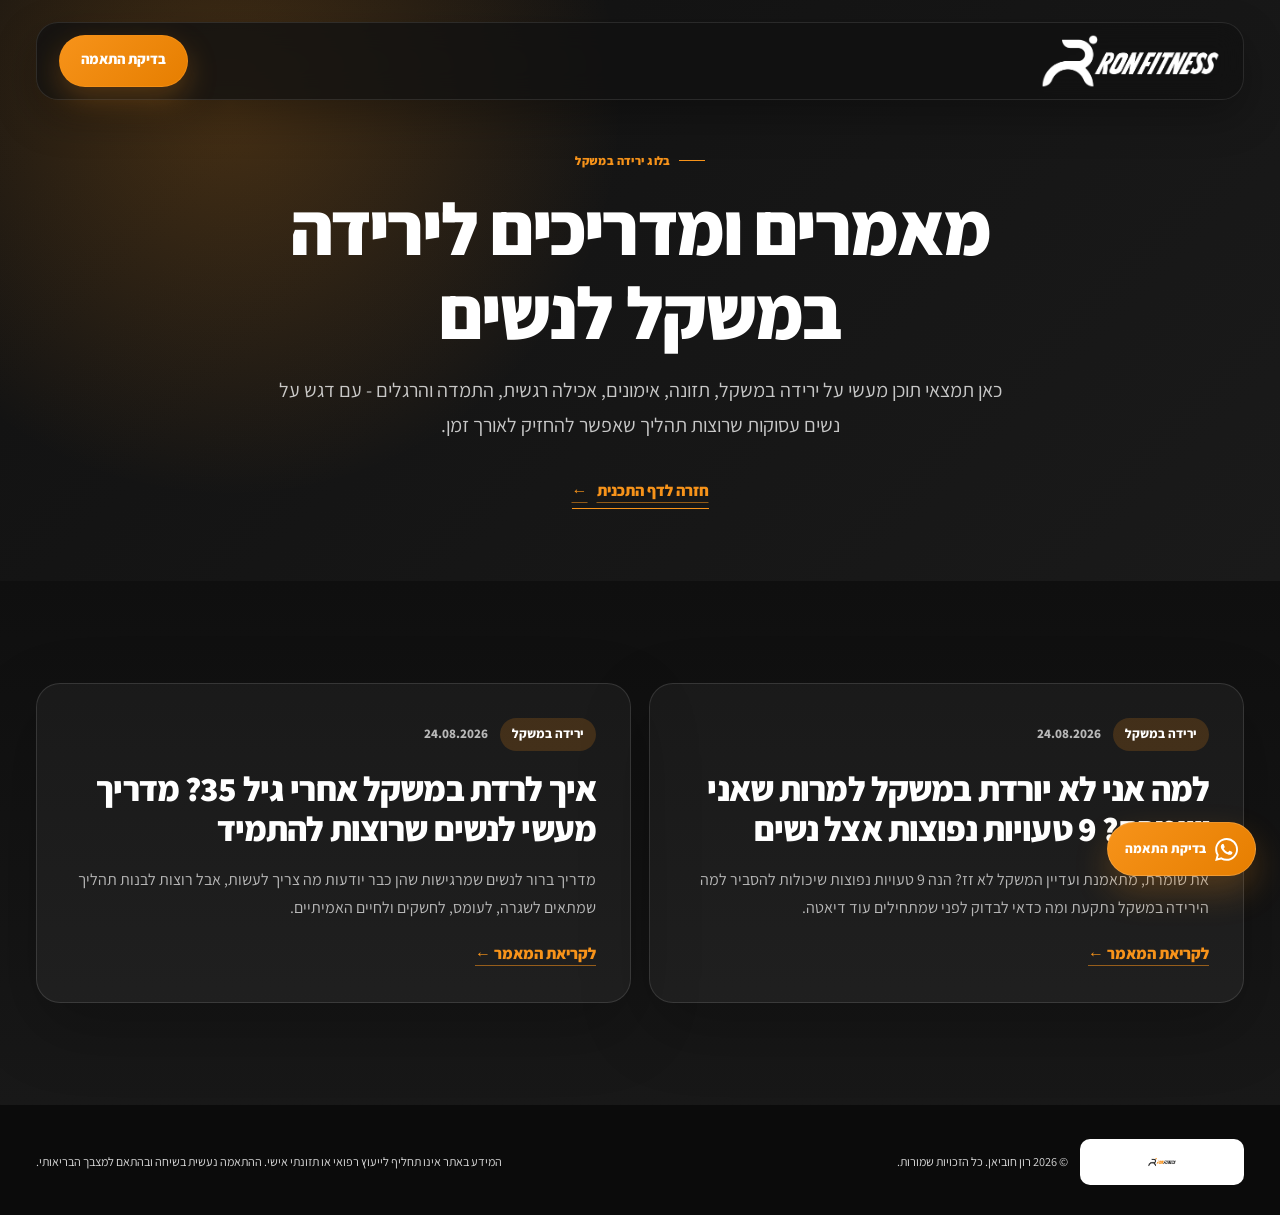
<file: weight-loss/blog/index.html>
<!doctype html>
<html lang="he" dir="rtl">
  <head>
    <meta charset="UTF-8" />
    <meta name="viewport" content="width=device-width, initial-scale=1" />
    <meta
      name="description"
      content="מאמרים ומדריכים מעשיים לירידה במשקל לנשים: תזונה, אימונים, אכילה רגשית, התמדה והרגלים שמתאימים לחיים עמוסים."
    />
    <meta name="theme-color" content="#3a2119" />
    <meta property="og:type" content="website" />
    <meta property="og:title" content="מאמרים ומדריכים לירידה במשקל לנשים | רון חוביאן" />
    <meta
      property="og:description"
      content="תוכן מעשי וברור לנשים שרוצות לרדת במשקל, להתמיד ולבנות תהליך שמתאים לחיים האמיתיים."
    />
    <link rel="canonical" href="https://weightloss.ronhubian.com/blog" />
    <title>מאמרים ומדריכים לירידה במשקל לנשים | רון חוביאן</title>
    <script>
      document.documentElement.classList.add("js");
    </script>
    <link rel="preconnect" href="https://fonts.googleapis.com" />
    <link rel="preconnect" href="https://fonts.gstatic.com" crossorigin />
    <link
      href="https://fonts.googleapis.com/css2?family=Assistant:wght@400;500;600;700;800&display=swap"
      rel="stylesheet"
    />
    <link rel="stylesheet" href="../styles.css" />
    <script src="../script.js" defer></script>
  </head>
  <body class="blog-page">
    <a class="skip-link" href="#main-content">דילוג לתוכן המרכזי</a>

    <header class="site-header">
      <div class="container header-inner">
        <a class="brand" href="../" aria-label="חזרה לדף הבית">
          <img
            class="brand-logo"
            src="../assets/ron-fitness-logo-white.png"
            alt="RON FITNESS"
          />
        </a>
        <a
          class="header-cta"
          data-whatsapp
          href="#"
          target="_blank"
          rel="noopener noreferrer"
        >
          בדיקת התאמה
        </a>
      </div>
    </header>

    <main id="main-content">
      <section class="blog-hero">
        <div class="container blog-hero-inner reveal">
          <p class="eyebrow">בלוג ירידה במשקל</p>
          <h1>מאמרים ומדריכים לירידה במשקל לנשים</h1>
          <p>
            כאן תמצאי תוכן מעשי על ירידה במשקל, תזונה, אימונים, אכילה רגשית,
            התמדה והרגלים - עם דגש על נשים עסוקות שרוצות תהליך שאפשר להחזיק
            לאורך זמן.
          </p>
          <a class="text-link" href="../">חזרה לדף התכנית <span aria-hidden="true">←</span></a>
        </div>
      </section>

      <section class="section blog-list-section">
        <div class="container">
          <div class="blog-grid">
            <article class="blog-card reveal">
              <div class="blog-card-meta">
                <span>ירידה במשקל</span>
                <time datetime="2026-08-24">24.08.2026</time>
              </div>
              <h2>למה אני לא יורדת במשקל למרות שאני שומרת? 9 טעויות נפוצות אצל נשים</h2>
              <p>
                את שומרת, מתאמנת ועדיין המשקל לא זז? הנה 9 טעויות נפוצות
                שיכולות להסביר למה הירידה במשקל נתקעת ומה כדאי לבדוק לפני
                שמתחילים עוד דיאטה.
              </p>
              <a class="blog-card-link" href="why-am-i-not-losing-weight/">
                לקריאת המאמר <span aria-hidden="true">←</span>
              </a>
            </article>

            <article class="blog-card reveal">
              <div class="blog-card-meta">
                <span>ירידה במשקל</span>
                <time datetime="2026-08-24">24.08.2026</time>
              </div>
              <h2>איך לרדת במשקל אחרי גיל 35? מדריך מעשי לנשים שרוצות להתמיד</h2>
              <p>
                מדריך ברור לנשים שמרגישות שהן כבר יודעות מה צריך לעשות, אבל
                רוצות לבנות תהליך שמתאים לשגרה, לעומס, לחשקים ולחיים האמיתיים.
              </p>
              <a class="blog-card-link" href="how-to-lose-weight-after-35/">
                לקריאת המאמר <span aria-hidden="true">←</span>
              </a>
            </article>
          </div>
        </div>
      </section>
    </main>

    <footer class="site-footer">
      <div class="container footer-inner">
        <div class="footer-brand">
          <img src="../assets/ron-fitness-logo.png" alt="RON FITNESS" />
          <p>© <span id="current-year">2026</span> רון חוביאן. כל הזכויות שמורות.</p>
        </div>
        <p class="footer-note">
          המידע באתר אינו תחליף לייעוץ רפואי או תזונתי אישי. ההתאמה נעשית
          בשיחה ובהתאם למצבך הבריאותי.
        </p>
      </div>
    </footer>

    <a
      class="floating-whatsapp"
      data-whatsapp
      href="#"
      target="_blank"
      rel="noopener noreferrer"
      aria-label="בדיקת התאמה לתוכנית בוואטסאפ"
    >
      <svg viewBox="0 0 24 24" aria-hidden="true">
        <path d="M20.52 3.48A11.82 11.82 0 0 0 12.1 0C5.55 0 .22 5.33.22 11.88c0 2.1.55 4.15 1.6 5.95L.12 24l6.32-1.66a11.9 11.9 0 0 0 5.65 1.44h.01c6.55 0 11.88-5.33 11.88-11.88 0-3.18-1.23-6.17-3.46-8.42ZM12.1 21.77h-.01a9.85 9.85 0 0 1-5.03-1.38l-.36-.21-3.75.98 1-3.65-.23-.38a9.82 9.82 0 0 1-1.51-5.25c0-5.45 4.44-9.89 9.9-9.89a9.82 9.82 0 0 1 6.99 2.9 9.83 9.83 0 0 1 2.9 7c-.01 5.45-4.45 9.88-9.9 9.88Zm5.42-7.41c-.3-.15-1.76-.87-2.03-.96-.27-.1-.47-.15-.67.15-.2.3-.77.96-.94 1.16-.17.2-.35.22-.65.07-.3-.15-1.25-.46-2.39-1.48a8.93 8.93 0 0 1-1.65-2.06c-.17-.3-.02-.46.13-.61.13-.13.3-.35.45-.52.15-.17.2-.3.3-.5.1-.2.05-.37-.02-.52-.08-.15-.67-1.61-.92-2.21-.24-.58-.48-.5-.67-.51h-.57c-.2 0-.52.07-.8.37-.27.3-1.04 1.02-1.04 2.48 0 1.47 1.07 2.88 1.22 3.08.15.2 2.1 3.2 5.08 4.49.71.3 1.26.49 1.7.63.71.22 1.36.19 1.87.11.57-.08 1.76-.72 2-1.41.25-.7.25-1.3.18-1.42-.08-.12-.28-.2-.58-.35Z" />
      </svg>
      <span>בדיקת התאמה</span>
    </a>
  </body>
</html>
</file>
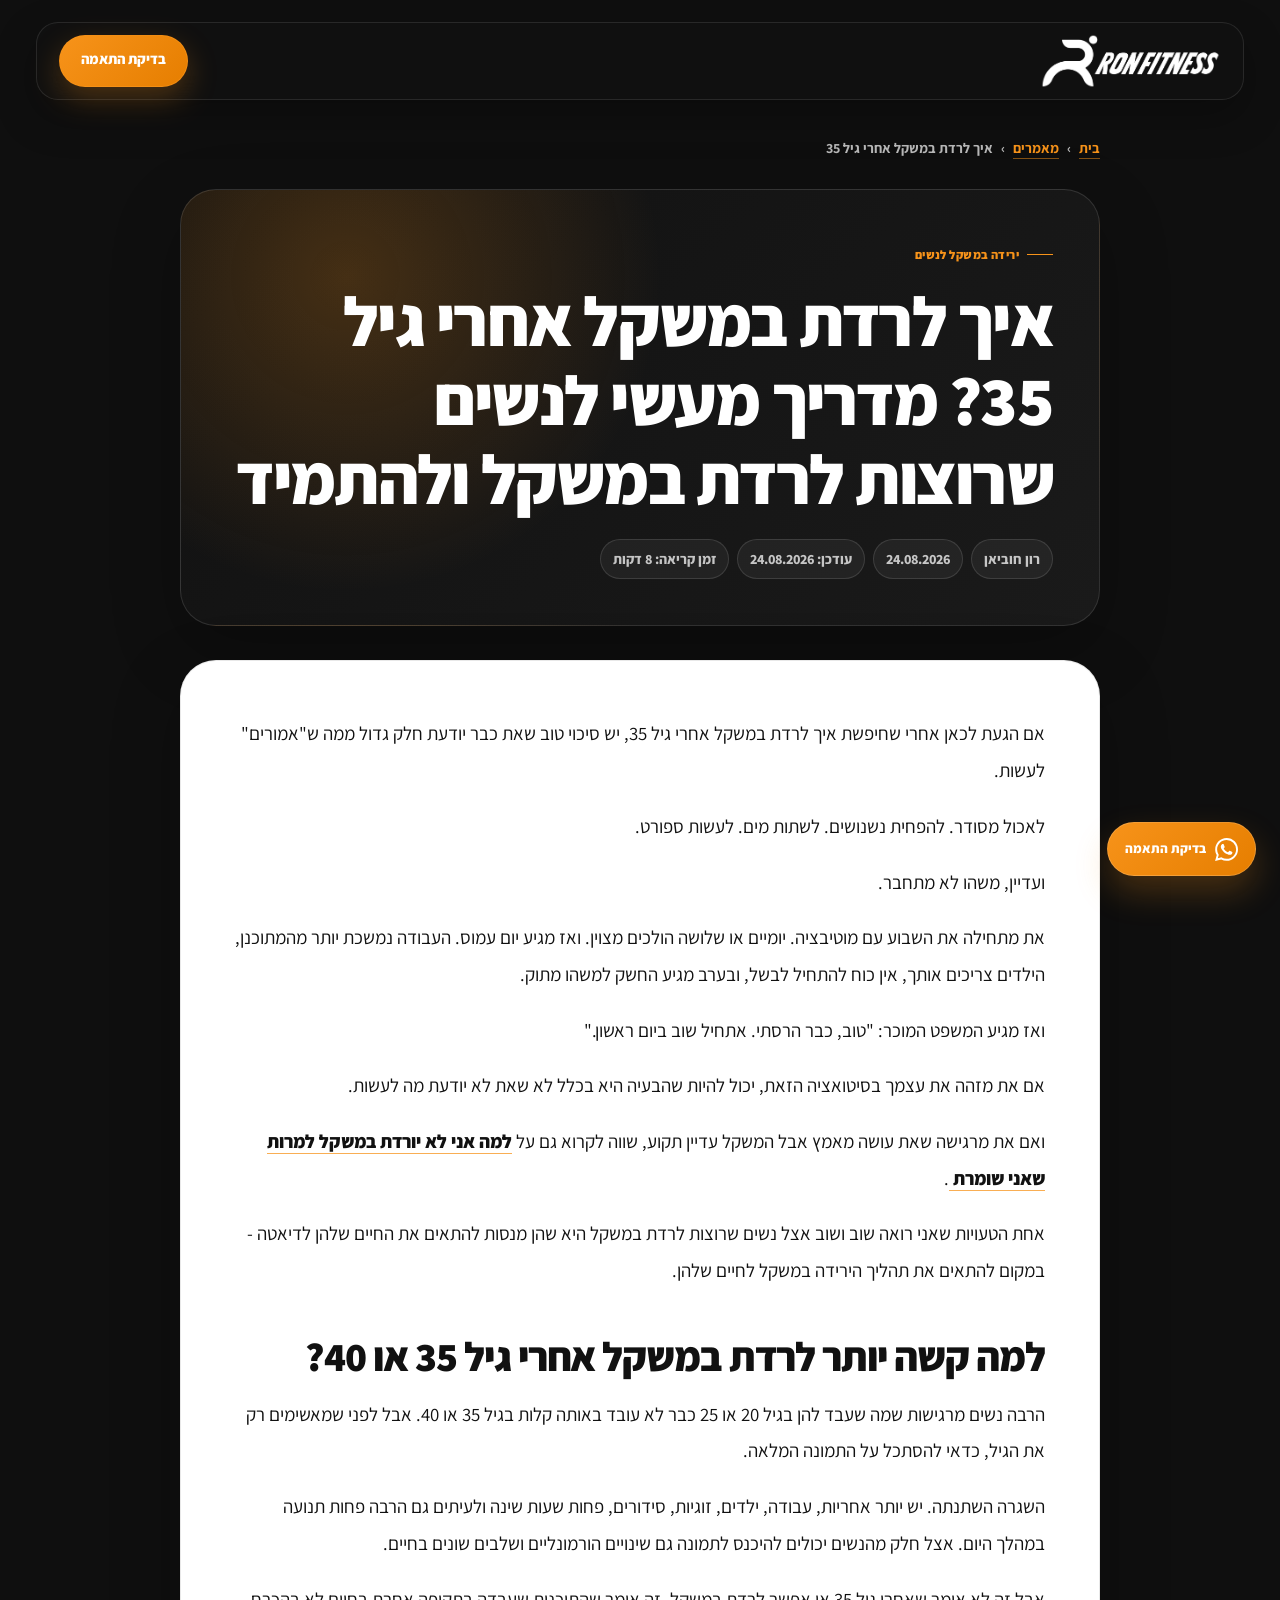
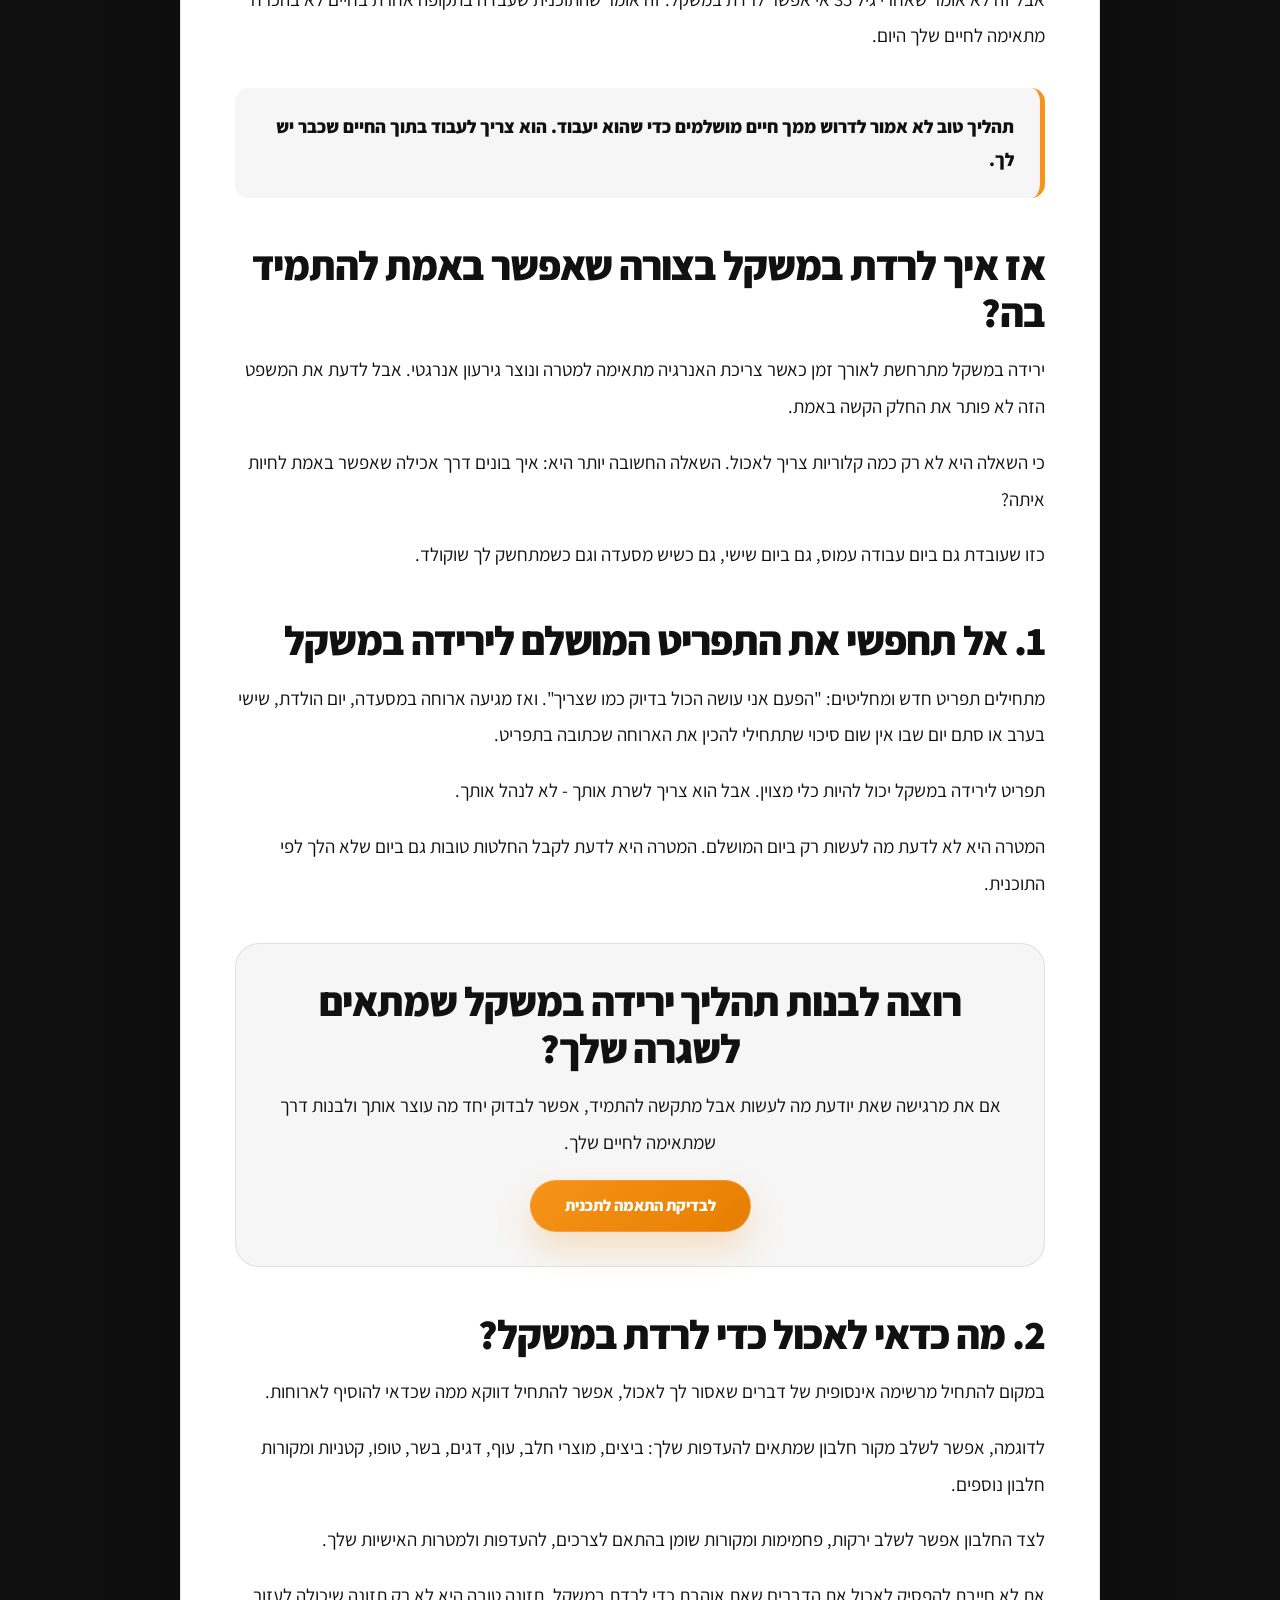
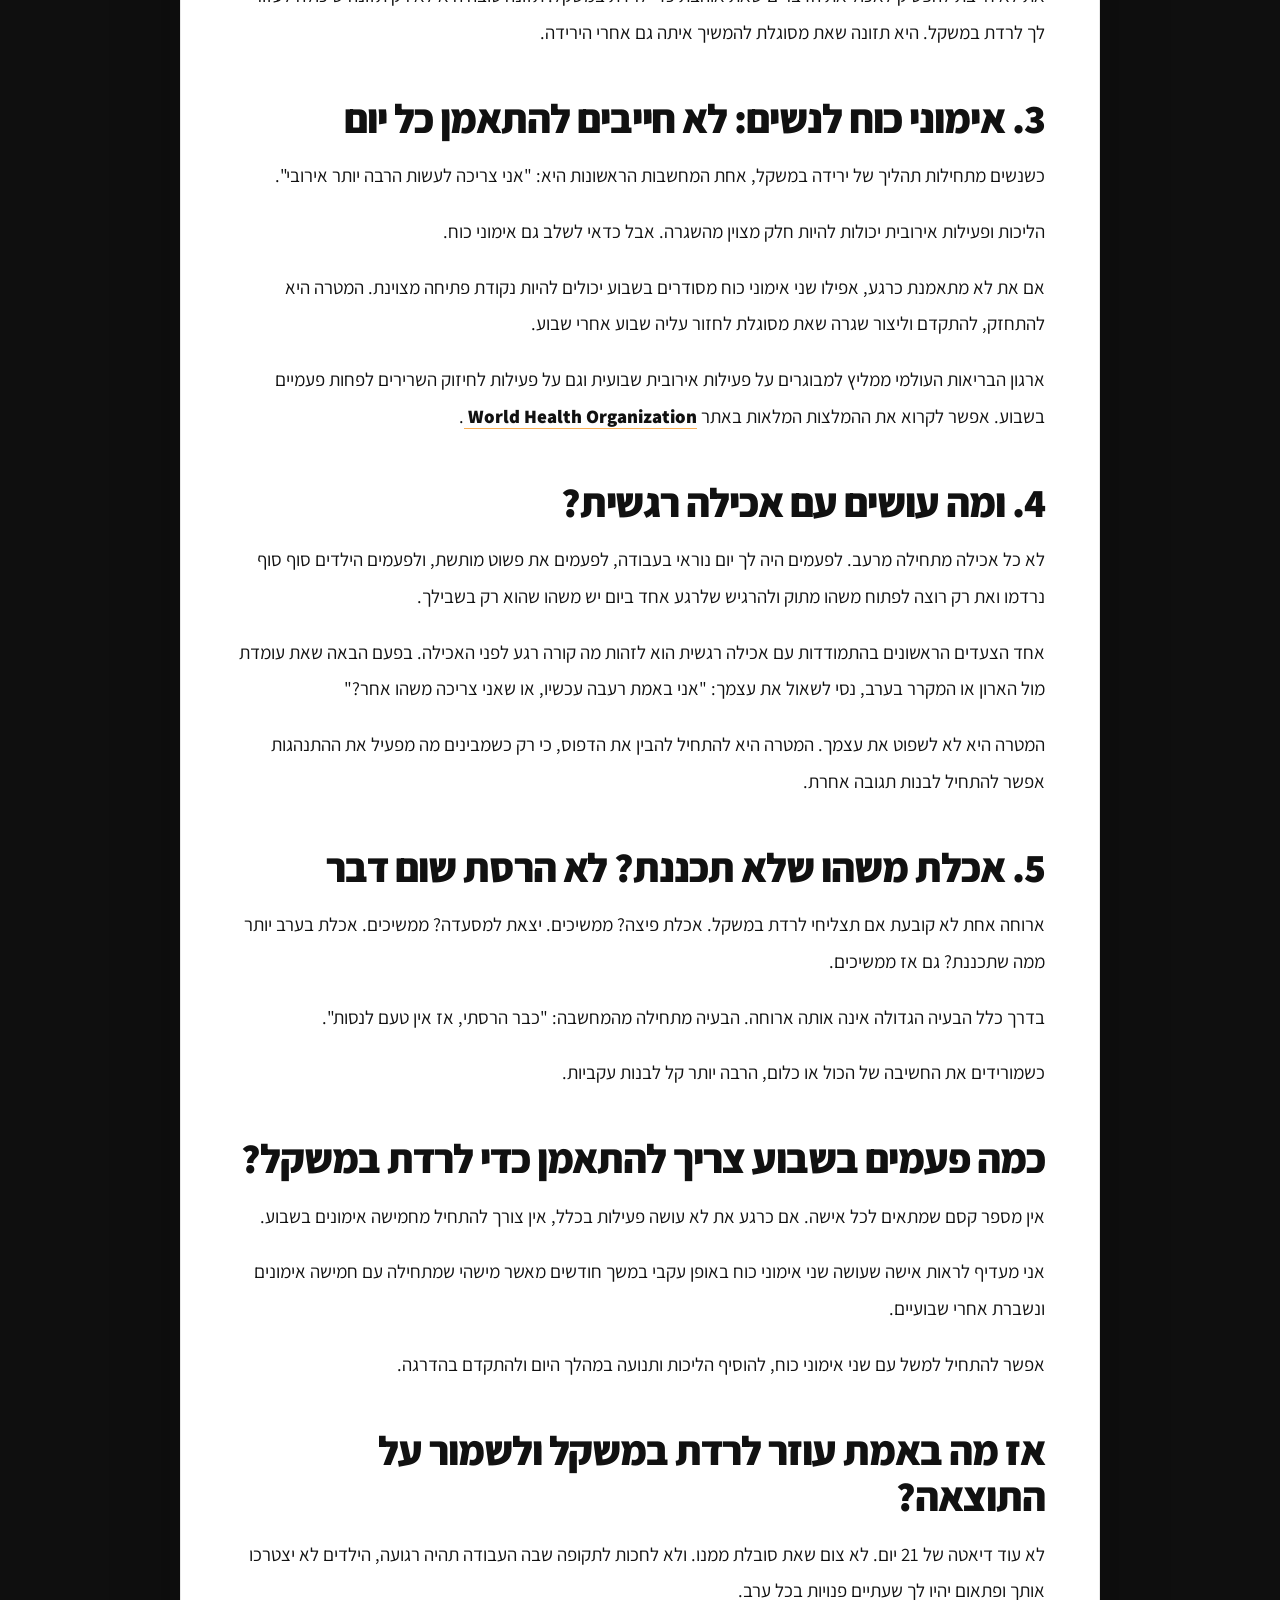
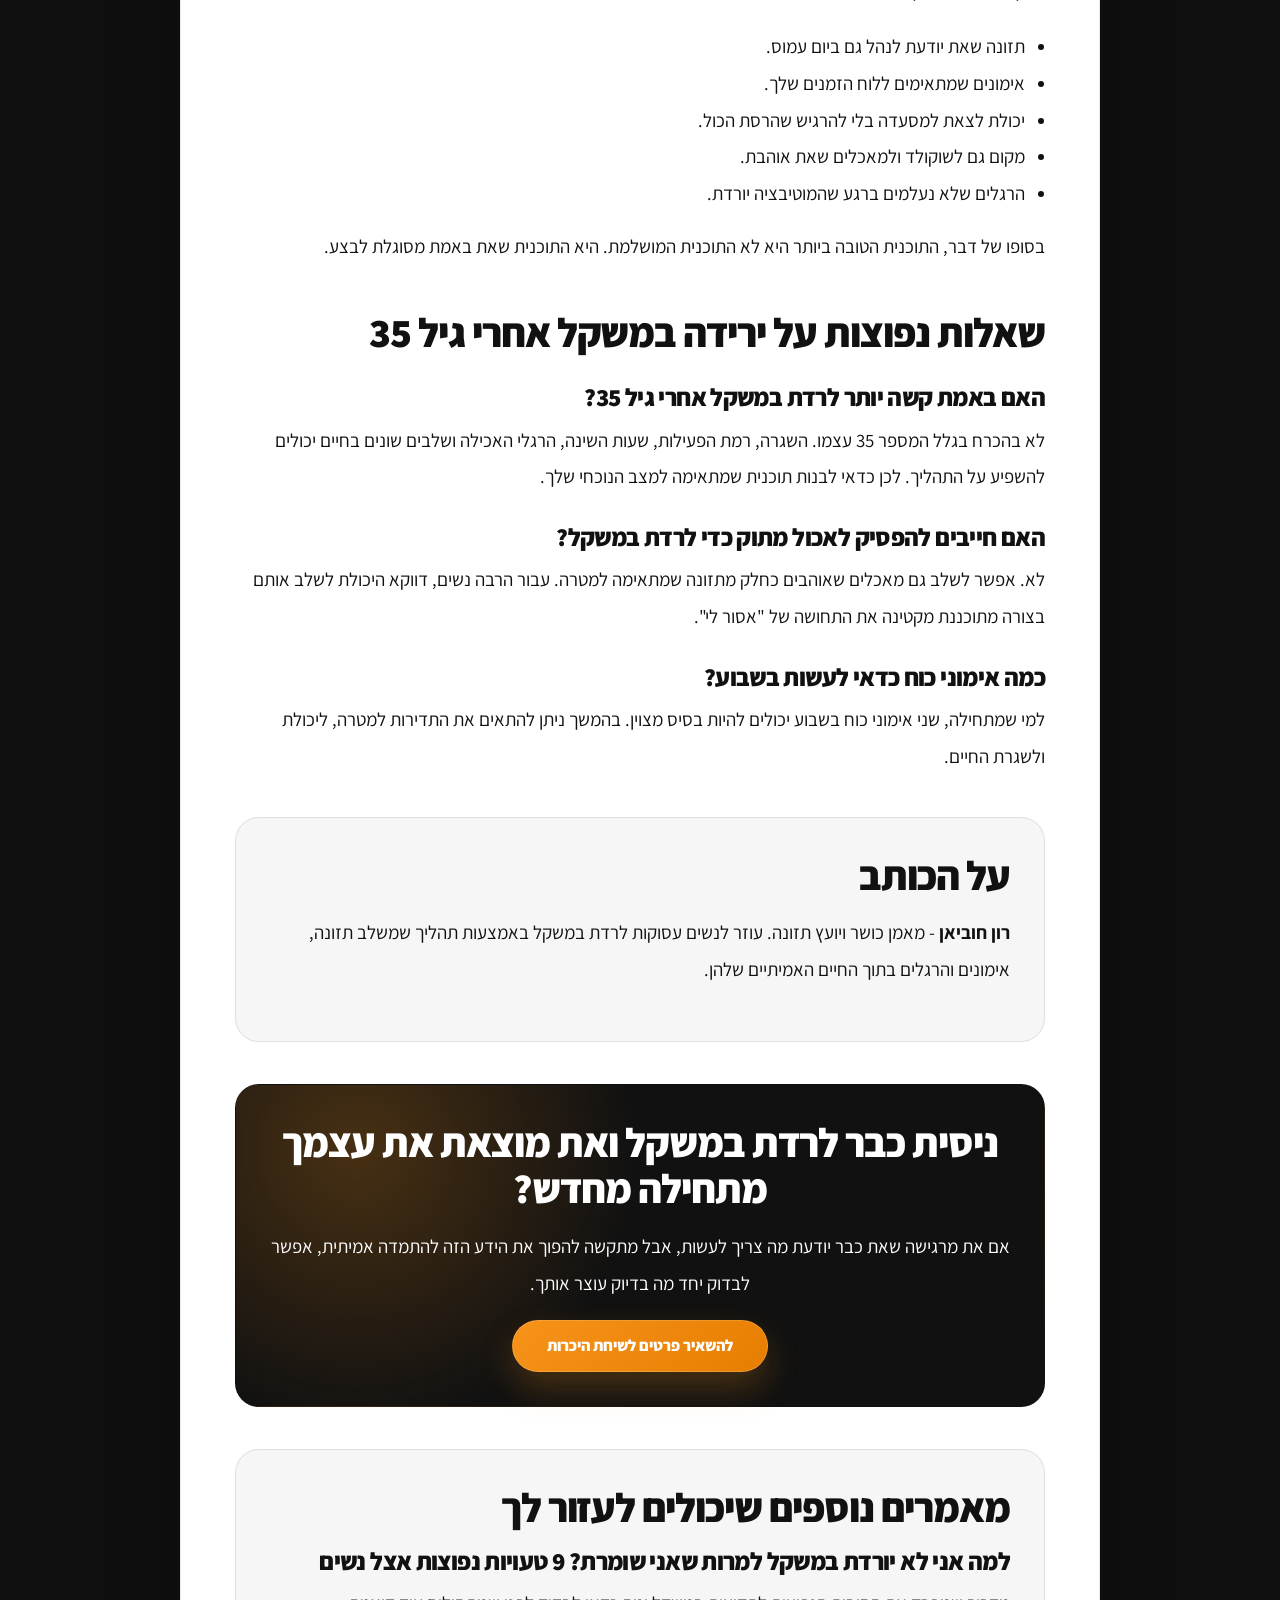
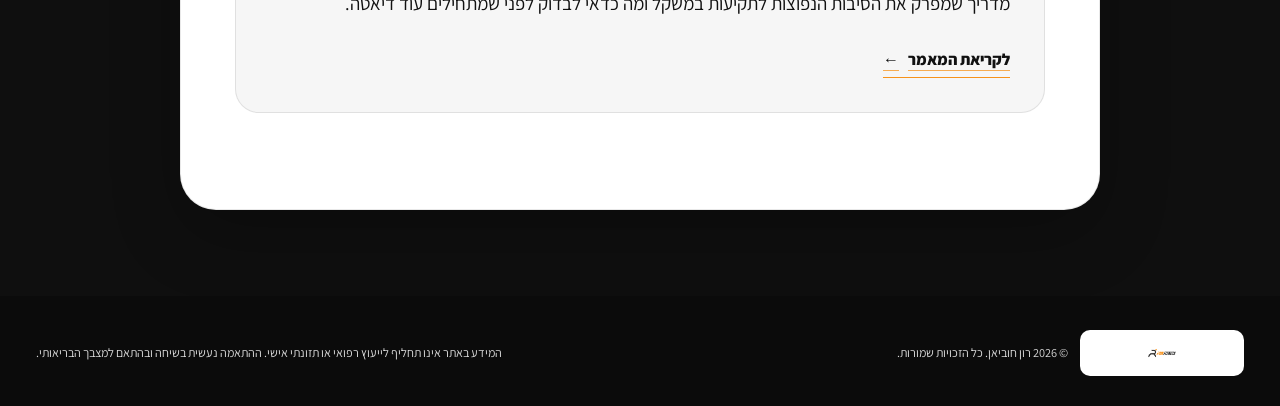
<file: weight-loss/blog/how-to-lose-weight-after-35/index.html>
<!doctype html>
<html lang="he" dir="rtl">
  <head>
    <meta charset="UTF-8" />
    <meta name="viewport" content="width=device-width, initial-scale=1" />
    <meta
      name="description"
      content="איך לרדת במשקל אחרי גיל 35 בלי להתחיל דיאטה מחדש בכל שבוע? מדריך מעשי לנשים עם תזונה, אימוני כוח, אכילה רגשית וטיפים להתמדה."
    />
    <meta name="theme-color" content="#3a2119" />
    <meta property="og:type" content="article" />
    <meta
      property="og:title"
      content="איך לרדת במשקל אחרי גיל 35? מדריך מעשי לנשים | רון חוביאן"
    />
    <meta
      property="og:description"
      content="מדריך מעשי לנשים שרוצות לרדת במשקל אחרי גיל 35 בלי להישבר שוב בכל שבוע."
    />
    <meta property="article:author" content="רון חוביאן" />
    <meta property="article:published_time" content="2026-08-24" />
    <meta property="article:modified_time" content="2026-08-24" />
    <link
      rel="canonical"
      href="https://weightloss.ronhubian.com/blog/how-to-lose-weight-after-35"
    />
    <title>איך לרדת במשקל אחרי גיל 35? מדריך מעשי לנשים | רון חוביאן</title>
    <script>
      document.documentElement.classList.add("js");
    </script>
    <link rel="preconnect" href="https://fonts.googleapis.com" />
    <link rel="preconnect" href="https://fonts.gstatic.com" crossorigin />
    <link
      href="https://fonts.googleapis.com/css2?family=Assistant:wght@400;500;600;700;800&display=swap"
      rel="stylesheet"
    />
    <link rel="stylesheet" href="../../styles.css" />
    <script src="../../script.js" defer></script>
    <script type="application/ld+json">
      {
        "@context": "https://schema.org",
        "@type": "BlogPosting",
        "headline": "איך לרדת במשקל אחרי גיל 35? מדריך מעשי לנשים שרוצות לרדת במשקל ולהתמיד",
        "description": "איך לרדת במשקל אחרי גיל 35 בלי להתחיל דיאטה מחדש בכל שבוע? מדריך מעשי לנשים עם תזונה, אימוני כוח, אכילה רגשית וטיפים להתמדה.",
        "author": {
          "@type": "Person",
          "name": "רון חוביאן"
        },
        "publisher": {
          "@type": "Organization",
          "name": "RON FITNESS"
        },
        "datePublished": "2026-08-24",
        "dateModified": "2026-08-24",
        "mainEntityOfPage": {
          "@type": "WebPage",
          "@id": "https://weightloss.ronhubian.com/blog/how-to-lose-weight-after-35"
        }
      }
    </script>
    <script type="application/ld+json">
      {
        "@context": "https://schema.org",
        "@type": "FAQPage",
        "mainEntity": [
          {
            "@type": "Question",
            "name": "האם באמת קשה יותר לרדת במשקל אחרי גיל 35?",
            "acceptedAnswer": {
              "@type": "Answer",
              "text": "לא בהכרח בגלל המספר 35 עצמו. השגרה, רמת הפעילות, שעות השינה, הרגלי האכילה ושלבים שונים בחיים יכולים להשפיע על התהליך. לכן כדאי לבנות תוכנית שמתאימה למצב הנוכחי שלך."
            }
          },
          {
            "@type": "Question",
            "name": "האם חייבים להפסיק לאכול מתוק כדי לרדת במשקל?",
            "acceptedAnswer": {
              "@type": "Answer",
              "text": "לא. אפשר לשלב גם מאכלים שאוהבים כחלק מתזונה שמתאימה למטרה. עבור הרבה נשים, דווקא היכולת לשלב אותם בצורה מתוכננת מקטינה את תחושת האיסור."
            }
          },
          {
            "@type": "Question",
            "name": "כמה אימוני כוח כדאי לעשות בשבוע?",
            "acceptedAnswer": {
              "@type": "Answer",
              "text": "למי שמתחילה, שני אימוני כוח בשבוע יכולים להיות בסיס מצוין. בהמשך ניתן להתאים את התדירות למטרה, ליכולת ולשגרת החיים."
            }
          }
        ]
      }
    </script>
  </head>
  <body class="article-page">
    <a class="skip-link" href="#main-content">דילוג לתוכן המרכזי</a>

    <header class="site-header">
      <div class="container header-inner">
        <a class="brand" href="../../" aria-label="חזרה לדף הבית">
          <img
            class="brand-logo"
            src="../../assets/ron-fitness-logo-white.png"
            alt="RON FITNESS"
          />
        </a>
        <a
          class="header-cta"
          data-whatsapp
          href="#"
          target="_blank"
          rel="noopener noreferrer"
        >
          בדיקת התאמה
        </a>
      </div>
    </header>

    <main id="main-content">
      <article class="article-shell">
        <div class="container article-container">
          <nav class="breadcrumbs" aria-label="פירורי לחם">
            <a href="../../">בית</a>
            <span aria-hidden="true">›</span>
            <a href="../">מאמרים</a>
            <span aria-hidden="true">›</span>
            <span>איך לרדת במשקל אחרי גיל 35</span>
          </nav>

          <header class="article-header reveal">
            <p class="eyebrow">ירידה במשקל לנשים</p>
            <h1>איך לרדת במשקל אחרי גיל 35? מדריך מעשי לנשים שרוצות לרדת במשקל ולהתמיד</h1>
            <div class="article-meta" aria-label="פרטי המאמר">
              <span>רון חוביאן</span>
              <span>24.08.2026</span>
              <span>עודכן: 24.08.2026</span>
              <span>זמן קריאה: 8 דקות</span>
            </div>
          </header>

          <div class="article-content reveal">
            <p>
              אם הגעת לכאן אחרי שחיפשת איך לרדת במשקל אחרי גיל 35, יש סיכוי טוב
              שאת כבר יודעת חלק גדול ממה ש"אמורים" לעשות.
            </p>
            <p>לאכול מסודר. להפחית נשנושים. לשתות מים. לעשות ספורט.</p>
            <p>ועדיין, משהו לא מתחבר.</p>
            <p>
              את מתחילה את השבוע עם מוטיבציה. יומיים או שלושה הולכים מצוין. ואז
              מגיע יום עמוס. העבודה נמשכת יותר מהמתוכנן, הילדים צריכים אותך,
              אין כוח להתחיל לבשל, ובערב מגיע החשק למשהו מתוק.
            </p>
            <p>ואז מגיע המשפט המוכר: "טוב, כבר הרסתי. אתחיל שוב ביום ראשון."</p>
            <p>
              אם את מזהה את עצמך בסיטואציה הזאת, יכול להיות שהבעיה היא בכלל לא
              שאת לא יודעת מה לעשות.
            </p>
            <p>
              ואם את מרגישה שאת עושה מאמץ אבל המשקל עדיין תקוע, שווה לקרוא גם על
              <a href="../why-am-i-not-losing-weight/">
                למה אני לא יורדת במשקל למרות שאני שומרת
              </a>.
            </p>
            <p>
              אחת הטעויות שאני רואה שוב ושוב אצל נשים שרוצות לרדת במשקל היא שהן
              מנסות להתאים את החיים שלהן לדיאטה - במקום להתאים את תהליך הירידה
              במשקל לחיים שלהן.
            </p>

            <h2>למה קשה יותר לרדת במשקל אחרי גיל 35 או 40?</h2>
            <p>
              הרבה נשים מרגישות שמה שעבד להן בגיל 20 או 25 כבר לא עובד באותה
              קלות בגיל 35 או 40. אבל לפני שמאשימים רק את הגיל, כדאי להסתכל על
              התמונה המלאה.
            </p>
            <p>
              השגרה השתנתה. יש יותר אחריות, עבודה, ילדים, זוגיות, סידורים, פחות
              שעות שינה ולעיתים גם הרבה פחות תנועה במהלך היום. אצל חלק מהנשים
              יכולים להיכנס לתמונה גם שינויים הורמונליים ושלבים שונים בחיים.
            </p>
            <p>
              אבל זה לא אומר שאחרי גיל 35 אי אפשר לרדת במשקל. זה אומר שהתוכנית
              שעבדה בתקופה אחרת בחיים לא בהכרח מתאימה לחיים שלך היום.
            </p>
            <blockquote>
              תהליך טוב לא אמור לדרוש ממך חיים מושלמים כדי שהוא יעבוד. הוא צריך
              לעבוד בתוך החיים שכבר יש לך.
            </blockquote>

            <h2>אז איך לרדת במשקל בצורה שאפשר באמת להתמיד בה?</h2>
            <p>
              ירידה במשקל מתרחשת לאורך זמן כאשר צריכת האנרגיה מתאימה למטרה ונוצר
              גירעון אנרגטי. אבל לדעת את המשפט הזה לא פותר את החלק הקשה באמת.
            </p>
            <p>
              כי השאלה היא לא רק כמה קלוריות צריך לאכול. השאלה החשובה יותר היא:
              איך בונים דרך אכילה שאפשר באמת לחיות איתה?
            </p>
            <p>
              כזו שעובדת גם ביום עבודה עמוס, גם ביום שישי, גם כשיש מסעדה וגם
              כשמתחשק לך שוקולד.
            </p>

            <h2>1. אל תחפשי את התפריט המושלם לירידה במשקל</h2>
            <p>
              מתחילים תפריט חדש ומחליטים: "הפעם אני עושה הכול בדיוק כמו שצריך".
              ואז מגיעה ארוחה במסעדה, יום הולדת, שישי בערב או סתם יום שבו אין
              שום סיכוי שתתחילי להכין את הארוחה שכתובה בתפריט.
            </p>
            <p>
              תפריט לירידה במשקל יכול להיות כלי מצוין. אבל הוא צריך לשרת אותך -
              לא לנהל אותך.
            </p>
            <p>
              המטרה היא לא לדעת מה לעשות רק ביום המושלם. המטרה היא לדעת לקבל
              החלטות טובות גם ביום שלא הלך לפי התוכנית.
            </p>

            <div class="article-cta-box">
              <h2>רוצה לבנות תהליך ירידה במשקל שמתאים לשגרה שלך?</h2>
              <p>
                אם את מרגישה שאת יודעת מה לעשות אבל מתקשה להתמיד, אפשר לבדוק
                יחד מה עוצר אותך ולבנות דרך שמתאימה לחיים שלך.
              </p>
              <a
                class="button button-primary"
                data-whatsapp
                href="#"
                target="_blank"
                rel="noopener noreferrer"
              >
                לבדיקת התאמה לתכנית
              </a>
            </div>

            <h2>2. מה כדאי לאכול כדי לרדת במשקל?</h2>
            <p>
              במקום להתחיל מרשימה אינסופית של דברים שאסור לך לאכול, אפשר להתחיל
              דווקא ממה שכדאי להוסיף לארוחות.
            </p>
            <p>
              לדוגמה, אפשר לשלב מקור חלבון שמתאים להעדפות שלך: ביצים, מוצרי
              חלב, עוף, דגים, בשר, טופו, קטניות ומקורות חלבון נוספים.
            </p>
            <p>
              לצד החלבון אפשר לשלב ירקות, פחמימות ומקורות שומן בהתאם לצרכים,
              להעדפות ולמטרות האישיות שלך.
            </p>
            <p>
              את לא חייבת להפסיק לאכול את הדברים שאת אוהבת כדי לרדת במשקל. תזונה
              טובה היא לא רק תזונה שיכולה לעזור לך לרדת במשקל. היא תזונה שאת
              מסוגלת להמשיך איתה גם אחרי הירידה.
            </p>

            <h2>3. אימוני כוח לנשים: לא חייבים להתאמן כל יום</h2>
            <p>
              כשנשים מתחילות תהליך של ירידה במשקל, אחת המחשבות הראשונות היא:
              "אני צריכה לעשות הרבה יותר אירובי".
            </p>
            <p>
              הליכות ופעילות אירובית יכולות להיות חלק מצוין מהשגרה. אבל כדאי
              לשלב גם אימוני כוח.
            </p>
            <p>
              אם את לא מתאמנת כרגע, אפילו שני אימוני כוח מסודרים בשבוע יכולים
              להיות נקודת פתיחה מצוינת. המטרה היא להתחזק, להתקדם וליצור שגרה
              שאת מסוגלת לחזור עליה שבוע אחרי שבוע.
            </p>
            <p>
              ארגון הבריאות העולמי ממליץ למבוגרים על פעילות אירובית שבועית וגם
              על פעילות לחיזוק השרירים לפחות פעמיים בשבוע. אפשר לקרוא את
              ההמלצות המלאות באתר
              <a
                href="https://www.who.int/news-room/fact-sheets/detail/physical-activity"
                target="_blank"
                rel="noopener noreferrer"
              >
                World Health Organization
              </a>.
            </p>

            <h2>4. ומה עושים עם אכילה רגשית?</h2>
            <p>
              לא כל אכילה מתחילה מרעב. לפעמים היה לך יום נוראי בעבודה, לפעמים את
              פשוט מותשת, ולפעמים הילדים סוף סוף נרדמו ואת רק רוצה לפתוח משהו
              מתוק ולהרגיש שלרגע אחד ביום יש משהו שהוא רק בשבילך.
            </p>
            <p>
              אחד הצעדים הראשונים בהתמודדות עם אכילה רגשית הוא לזהות מה קורה רגע
              לפני האכילה. בפעם הבאה שאת עומדת מול הארון או המקרר בערב, נסי
              לשאול את עצמך: "אני באמת רעבה עכשיו, או שאני צריכה משהו אחר?"
            </p>
            <p>
              המטרה היא לא לשפוט את עצמך. המטרה היא להתחיל להבין את הדפוס, כי רק
              כשמבינים מה מפעיל את ההתנהגות אפשר להתחיל לבנות תגובה אחרת.
            </p>

            <h2>5. אכלת משהו שלא תכננת? לא הרסת שום דבר</h2>
            <p>
              ארוחה אחת לא קובעת אם תצליחי לרדת במשקל. אכלת פיצה? ממשיכים. יצאת
              למסעדה? ממשיכים. אכלת בערב יותר ממה שתכננת? גם אז ממשיכים.
            </p>
            <p>
              בדרך כלל הבעיה הגדולה אינה אותה ארוחה. הבעיה מתחילה מהמחשבה: "כבר
              הרסתי, אז אין טעם לנסות".
            </p>
            <p>כשמורידים את החשיבה של הכול או כלום, הרבה יותר קל לבנות עקביות.</p>

            <h2>כמה פעמים בשבוע צריך להתאמן כדי לרדת במשקל?</h2>
            <p>
              אין מספר קסם שמתאים לכל אישה. אם כרגע את לא עושה פעילות בכלל, אין
              צורך להתחיל מחמישה אימונים בשבוע.
            </p>
            <p>
              אני מעדיף לראות אישה שעושה שני אימוני כוח באופן עקבי במשך חודשים
              מאשר מישהי שמתחילה עם חמישה אימונים ונשברת אחרי שבועיים.
            </p>
            <p>
              אפשר להתחיל למשל עם שני אימוני כוח, להוסיף הליכות ותנועה במהלך היום
              ולהתקדם בהדרגה.
            </p>

            <h2>אז מה באמת עוזר לרדת במשקל ולשמור על התוצאה?</h2>
            <p>
              לא עוד דיאטה של 21 יום. לא צום שאת סובלת ממנו. ולא לחכות לתקופה
              שבה העבודה תהיה רגועה, הילדים לא יצטרכו אותך ופתאום יהיו לך שעתיים
              פנויות בכל ערב.
            </p>
            <ul>
              <li>תזונה שאת יודעת לנהל גם ביום עמוס.</li>
              <li>אימונים שמתאימים ללוח הזמנים שלך.</li>
              <li>יכולת לצאת למסעדה בלי להרגיש שהרסת הכול.</li>
              <li>מקום גם לשוקולד ולמאכלים שאת אוהבת.</li>
              <li>הרגלים שלא נעלמים ברגע שהמוטיבציה יורדת.</li>
            </ul>
            <p>
              בסופו של דבר, התוכנית הטובה ביותר היא לא התוכנית המושלמת. היא
              התוכנית שאת באמת מסוגלת לבצע.
            </p>

            <section class="article-faq" aria-labelledby="faq-title">
              <h2 id="faq-title">שאלות נפוצות על ירידה במשקל אחרי גיל 35</h2>

              <h3>האם באמת קשה יותר לרדת במשקל אחרי גיל 35?</h3>
              <p>
                לא בהכרח בגלל המספר 35 עצמו. השגרה, רמת הפעילות, שעות השינה,
                הרגלי האכילה ושלבים שונים בחיים יכולים להשפיע על התהליך. לכן
                כדאי לבנות תוכנית שמתאימה למצב הנוכחי שלך.
              </p>

              <h3>האם חייבים להפסיק לאכול מתוק כדי לרדת במשקל?</h3>
              <p>
                לא. אפשר לשלב גם מאכלים שאוהבים כחלק מתזונה שמתאימה למטרה. עבור
                הרבה נשים, דווקא היכולת לשלב אותם בצורה מתוכננת מקטינה את התחושה
                של "אסור לי".
              </p>

              <h3>כמה אימוני כוח כדאי לעשות בשבוע?</h3>
              <p>
                למי שמתחילה, שני אימוני כוח בשבוע יכולים להיות בסיס מצוין. בהמשך
                ניתן להתאים את התדירות למטרה, ליכולת ולשגרת החיים.
              </p>
            </section>

            <div class="article-author">
              <h2>על הכותב</h2>
              <p>
                <strong>רון חוביאן</strong> - מאמן כושר ויועץ תזונה. עוזר לנשים
                עסוקות לרדת במשקל באמצעות תהליך שמשלב תזונה, אימונים והרגלים
                בתוך החיים האמיתיים שלהן.
              </p>
            </div>

            <div class="article-cta-box article-cta-final">
              <h2>ניסית כבר לרדת במשקל ואת מוצאת את עצמך מתחילה מחדש?</h2>
              <p>
                אם את מרגישה שאת כבר יודעת מה צריך לעשות, אבל מתקשה להפוך את
                הידע הזה להתמדה אמיתית, אפשר לבדוק יחד מה בדיוק עוצר אותך.
              </p>
              <a
                class="button button-primary"
                data-whatsapp
                href="#"
                target="_blank"
                rel="noopener noreferrer"
              >
                להשאיר פרטים לשיחת היכרות
              </a>
            </div>

            <section class="related-articles" aria-labelledby="related-title">
              <h2 id="related-title">מאמרים נוספים שיכולים לעזור לך</h2>
              <article class="related-article-card">
                <h3>למה אני לא יורדת במשקל למרות שאני שומרת? 9 טעויות נפוצות אצל נשים</h3>
                <p>
                  מדריך שמפרק את הסיבות הנפוצות לתקיעות במשקל ומה כדאי לבדוק
                  לפני שמתחילים עוד דיאטה.
                </p>
                <a class="text-link" href="../why-am-i-not-losing-weight/">
                  לקריאת המאמר <span aria-hidden="true">←</span>
                </a>
              </article>
            </section>
          </div>
        </div>
      </article>
    </main>

    <footer class="site-footer">
      <div class="container footer-inner">
        <div class="footer-brand">
          <img src="../../assets/ron-fitness-logo.png" alt="RON FITNESS" />
          <p>© <span id="current-year">2026</span> רון חוביאן. כל הזכויות שמורות.</p>
        </div>
        <p class="footer-note">
          המידע באתר אינו תחליף לייעוץ רפואי או תזונתי אישי. ההתאמה נעשית
          בשיחה ובהתאם למצבך הבריאותי.
        </p>
      </div>
    </footer>

    <a
      class="floating-whatsapp"
      data-whatsapp
      href="#"
      target="_blank"
      rel="noopener noreferrer"
      aria-label="בדיקת התאמה לתוכנית בוואטסאפ"
    >
      <svg viewBox="0 0 24 24" aria-hidden="true">
        <path d="M20.52 3.48A11.82 11.82 0 0 0 12.1 0C5.55 0 .22 5.33.22 11.88c0 2.1.55 4.15 1.6 5.95L.12 24l6.32-1.66a11.9 11.9 0 0 0 5.65 1.44h.01c6.55 0 11.88-5.33 11.88-11.88 0-3.18-1.23-6.17-3.46-8.42ZM12.1 21.77h-.01a9.85 9.85 0 0 1-5.03-1.38l-.36-.21-3.75.98 1-3.65-.23-.38a9.82 9.82 0 0 1-1.51-5.25c0-5.45 4.44-9.89 9.9-9.89a9.82 9.82 0 0 1 6.99 2.9 9.83 9.83 0 0 1 2.9 7c-.01 5.45-4.45 9.88-9.9 9.88Zm5.42-7.41c-.3-.15-1.76-.87-2.03-.96-.27-.1-.47-.15-.67.15-.2.3-.77.96-.94 1.16-.17.2-.35.22-.65.07-.3-.15-1.25-.46-2.39-1.48a8.93 8.93 0 0 1-1.65-2.06c-.17-.3-.02-.46.13-.61.13-.13.3-.35.45-.52.15-.17.2-.3.3-.5.1-.2.05-.37-.02-.52-.08-.15-.67-1.61-.92-2.21-.24-.58-.48-.5-.67-.51h-.57c-.2 0-.52.07-.8.37-.27.3-1.04 1.02-1.04 2.48 0 1.47 1.07 2.88 1.22 3.08.15.2 2.1 3.2 5.08 4.49.71.3 1.26.49 1.7.63.71.22 1.36.19 1.87.11.57-.08 1.76-.72 2-1.41.25-.7.25-1.3.18-1.42-.08-.12-.28-.2-.58-.35Z" />
      </svg>
      <span>בדיקת התאמה</span>
    </a>
  </body>
</html>
</file>
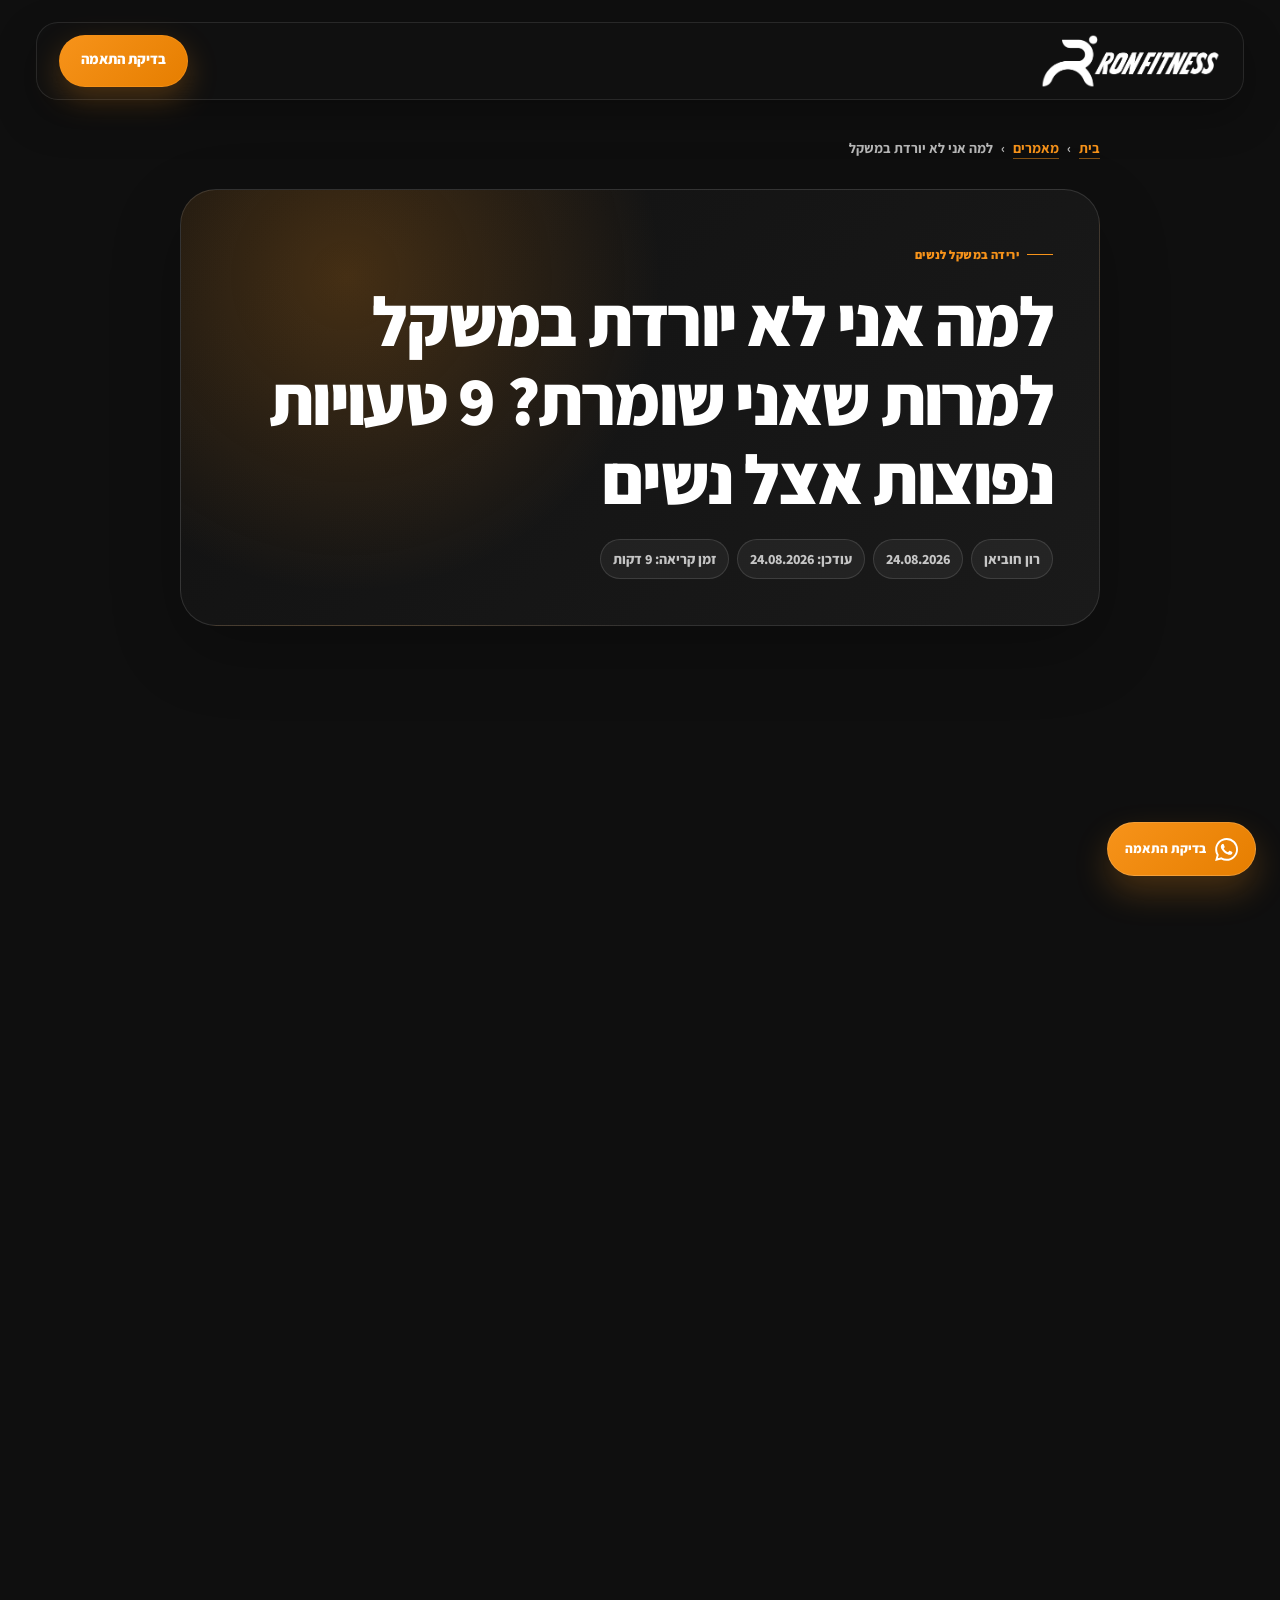
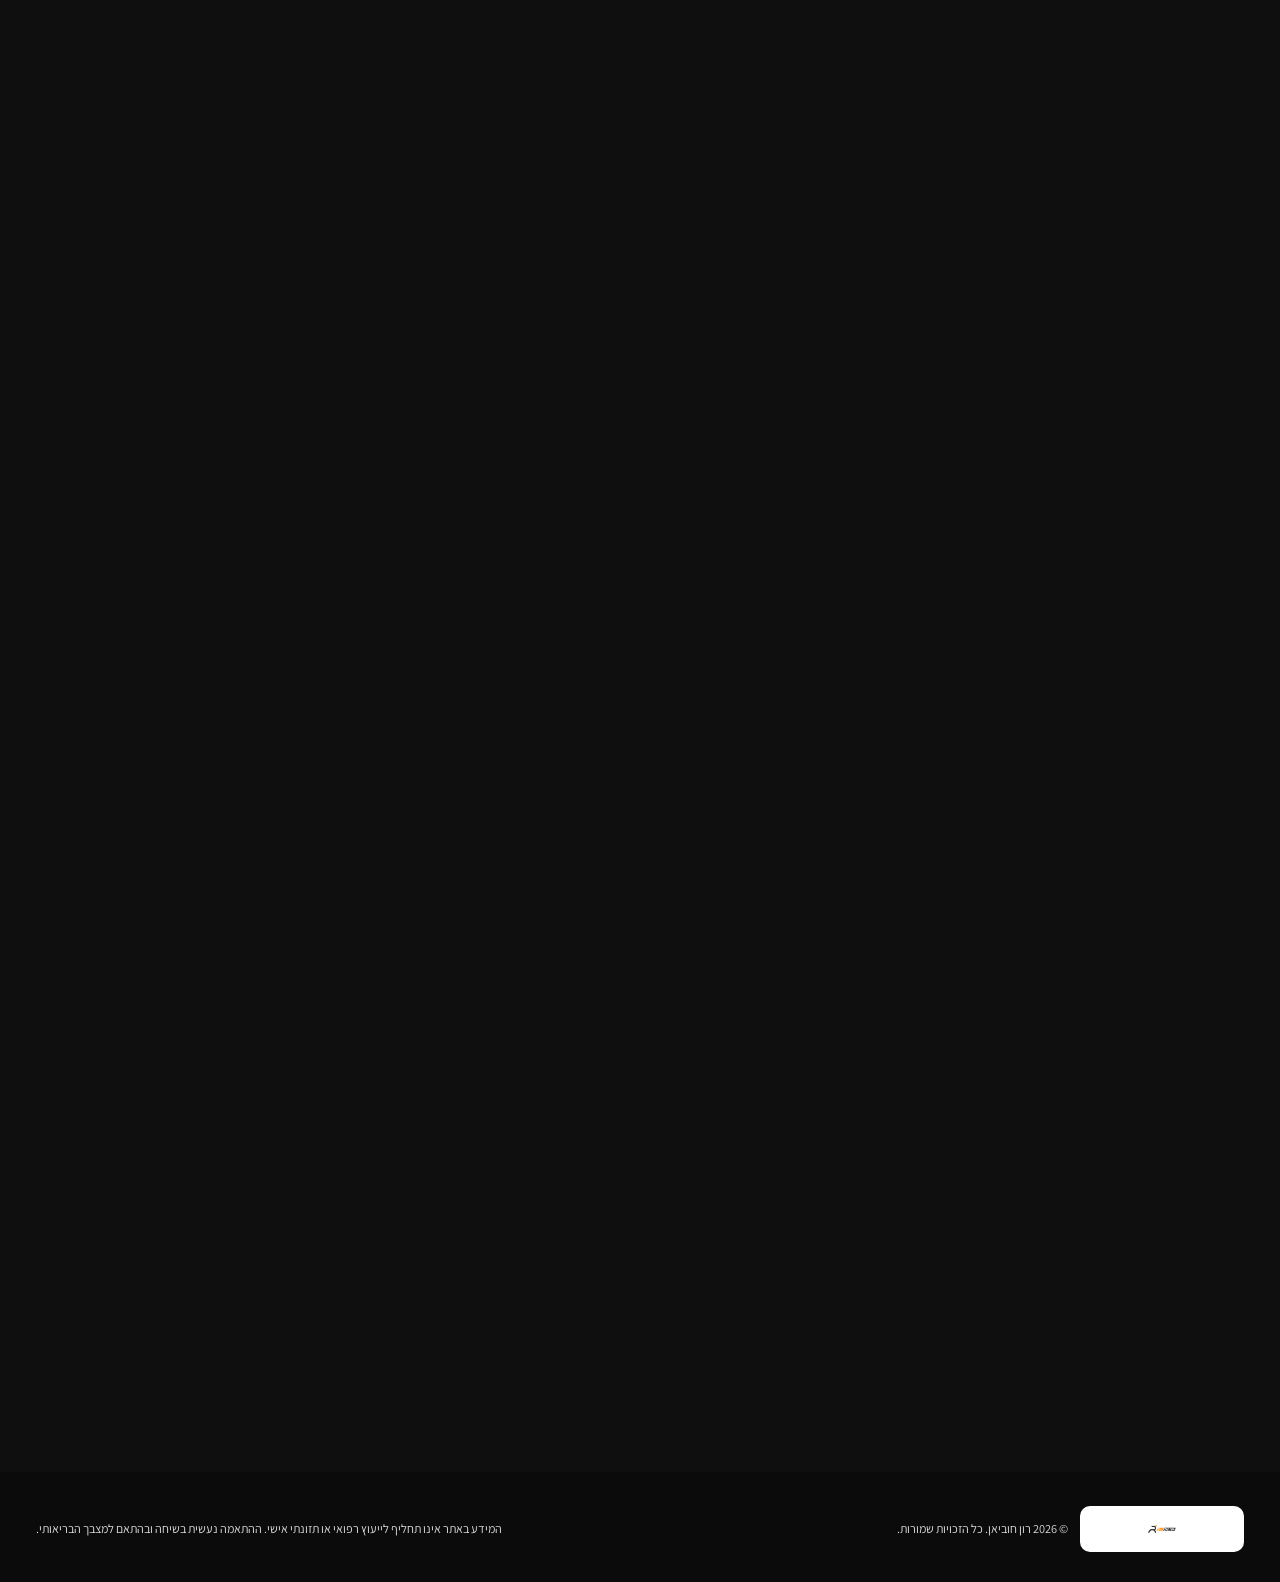
<file: weight-loss/blog/why-am-i-not-losing-weight/index.html>
<!doctype html>
<html lang="he" dir="rtl">
  <head>
    <meta charset="UTF-8" />
    <meta name="viewport" content="width=device-width, initial-scale=1" />
    <meta
      name="description"
      content="למה אני לא יורדת במשקל למרות שאני שומרת ומתאמנת? הכירי 9 טעויות נפוצות שיכולות לעכב ירידה במשקל ומה אפשר לעשות אחרת."
    />
    <meta name="theme-color" content="#3a2119" />
    <meta property="og:type" content="article" />
    <meta
      property="og:title"
      content="למה אני לא יורדת במשקל למרות שאני שומרת? 9 טעויות | רון חוביאן"
    />
    <meta
      property="og:description"
      content="את שומרת, מתאמנת ועדיין המשקל לא זז? הנה 9 טעויות נפוצות שיכולות להסביר למה הירידה במשקל נתקעת ומה כדאי לבדוק."
    />
    <meta
      property="og:url"
      content="https://weightloss.ronhubian.com/blog/why-am-i-not-losing-weight"
    />
    <meta property="article:author" content="רון חוביאן" />
    <meta property="article:published_time" content="2026-08-24" />
    <meta property="article:modified_time" content="2026-08-24" />
    <link
      rel="canonical"
      href="https://weightloss.ronhubian.com/blog/why-am-i-not-losing-weight"
    />
    <title>למה אני לא יורדת במשקל למרות שאני שומרת? 9 טעויות | רון חוביאן</title>
    <script>
      document.documentElement.classList.add("js");
    </script>
    <link rel="preconnect" href="https://fonts.googleapis.com" />
    <link rel="preconnect" href="https://fonts.gstatic.com" crossorigin />
    <link
      href="https://fonts.googleapis.com/css2?family=Assistant:wght@400;500;600;700;800&display=swap"
      rel="stylesheet"
    />
    <link rel="stylesheet" href="../../styles.css" />
    <script src="../../script.js" defer></script>
    <script type="application/ld+json">
      {
        "@context": "https://schema.org",
        "@type": "BlogPosting",
        "headline": "למה אני לא יורדת במשקל למרות שאני שומרת? 9 טעויות נפוצות אצל נשים",
        "description": "למה אני לא יורדת במשקל למרות שאני שומרת ומתאמנת? הכירי 9 טעויות נפוצות שיכולות לעכב ירידה במשקל ומה אפשר לעשות אחרת.",
        "author": {
          "@type": "Person",
          "name": "רון חוביאן"
        },
        "publisher": {
          "@type": "Organization",
          "name": "RON FITNESS"
        },
        "datePublished": "2026-08-24",
        "dateModified": "2026-08-24",
        "mainEntityOfPage": {
          "@type": "WebPage",
          "@id": "https://weightloss.ronhubian.com/blog/why-am-i-not-losing-weight"
        }
      }
    </script>
    <script type="application/ld+json">
      {
        "@context": "https://schema.org",
        "@type": "FAQPage",
        "mainEntity": [
          {
            "@type": "Question",
            "name": "למה אני לא יורדת במשקל למרות שאני אוכלת מעט?",
            "acceptedAnswer": {
              "@type": "Answer",
              "text": "לפעמים התחושה שאנחנו אוכלות מעט לא בהכרח משקפת את סך האכילה לאורך היום או השבוע. נשנושים, שתייה, סופי שבוע וכמויות יכולים להצטבר."
            }
          },
          {
            "@type": "Question",
            "name": "למה המשקל תקוע למרות שאני מתאמנת?",
            "acceptedAnswer": {
              "@type": "Answer",
              "text": "אימון הוא רק חלק אחד מהתמונה. תזונה, רמת הפעילות במהלך היום, התאוששות והעקביות לאורך זמן משפיעים גם הם."
            }
          },
          {
            "@type": "Question",
            "name": "כמה זמן צריך לחכות לפני שמחליטים שהירידה במשקל תקועה?",
            "acceptedAnswer": {
              "@type": "Answer",
              "text": "עדיף לא להסיק מסקנות משקילה אחת או מכמה ימים. כדאי להסתכל על מגמה לאורך מספר שבועות ולבחון גם את ההתנהלות, ההיקפים וההרגשה הכללית."
            }
          }
        ]
      }
    </script>
  </head>
  <body class="article-page">
    <a class="skip-link" href="#main-content">דילוג לתוכן המרכזי</a>

    <header class="site-header">
      <div class="container header-inner">
        <a class="brand" href="../../" aria-label="חזרה לדף הבית">
          <img
            class="brand-logo"
            src="../../assets/ron-fitness-logo-white.png"
            alt="RON FITNESS"
          />
        </a>
        <a
          class="header-cta"
          data-whatsapp
          href="#"
          target="_blank"
          rel="noopener noreferrer"
        >
          בדיקת התאמה
        </a>
      </div>
    </header>

    <main id="main-content">
      <article class="article-shell">
        <div class="container article-container">
          <nav class="breadcrumbs" aria-label="פירורי לחם">
            <a href="../../">בית</a>
            <span aria-hidden="true">›</span>
            <a href="../">מאמרים</a>
            <span aria-hidden="true">›</span>
            <span>למה אני לא יורדת במשקל</span>
          </nav>

          <header class="article-header reveal">
            <p class="eyebrow">ירידה במשקל לנשים</p>
            <h1>למה אני לא יורדת במשקל למרות שאני שומרת? 9 טעויות נפוצות אצל נשים</h1>
            <div class="article-meta" aria-label="פרטי המאמר">
              <span>רון חוביאן</span>
              <span>24.08.2026</span>
              <span>עודכן: 24.08.2026</span>
              <span>זמן קריאה: 9 דקות</span>
            </div>
          </header>

          <div class="article-content reveal">
            <p>את אוכלת יחסית טוב.</p>
            <p>משתדלת לשמור במהלך השבוע.</p>
            <p>אולי אפילו התחלת להתאמן.</p>
            <p>ואז מגיע יום השקילה.</p>
            <p>את עולה על המשקל ו...</p>
            <p>כלום.</p>
            <p>אותו מספר.</p>
            <p>ולפעמים אפילו קצת יותר.</p>
            <p>ואז מגיעה השאלה המתסכלת:</p>
            <p><strong>"אני באמת משתדלת. אז למה אני לא יורדת במשקל?"</strong></p>
            <p>אם זה מוכר לך, את ממש לא היחידה.</p>
            <p>
              אני פוגש הרבה נשים שמרגישות שהן עושות המון כדי לרדת במשקל, אבל
              כשמסתכלים על השבוע כולו מגלים לפעמים כמה דברים קטנים שמצטברים -
              ויכולים להסביר למה המשקל לא מתקדם כמו שהן ציפו.
            </p>
            <p>וזה לא אומר שאת צריכה לאכול רק חסה.</p>
            <p>זה גם לא אומר שאת צריכה להתאמן כל יום.</p>
            <p>
              לפעמים צריך פשוט להבין איפה התהליך נתקע ולתקן את הנקודה הנכונה.
            </p>
            <p>הנה 9 דברים שכדאי לבדוק.</p>

            <h2>1. את אוכלת "בריא" - אבל לא בהכרח בכמות שמתאימה למטרה</h2>
            <p>זו אחת הטעויות הכי מבלבלות.</p>
            <p>אבוקדו יכול להיות חלק מתזונה מצוינת.</p>
            <p>גם טחינה, אגוזים, שמן זית וגרנולה.</p>
            <p>אבל "בריא" ו"מתאים לירידה במשקל" הם לא בדיוק אותו הדבר.</p>
            <p>
              גם מזונות איכותיים מכילים אנרגיה, ולכן גם הכמות שלהם משנה. כדי
              לרדת במשקל לאורך זמן צריך שבממוצע צריכת האנרגיה תתאים למטרה שלך.
            </p>
            <p>
              זה ממש לא אומר שאת חייבת להתחיל לספור כל קלוריה. אבל אם המשקל
              תקוע במשך תקופה, כדאי לבדוק גם את הכמויות - במיוחד במזונות שקל
              מאוד לאכול מהם קצת יותר בלי לשים לב.
            </p>
            <p>כף טחינה הופכת לשתיים.</p>
            <p>חופן אגוזים הופך לכמה חופנים.</p>
            <p>קצת שמן במחבת הופך לעוד קצת.</p>
            <p>
              לפעמים ההבדל בין "אני אוכלת ממש טוב" לבין ירידה בפועל נמצא דווקא
              בפרטים הקטנים.
            </p>

            <h2>2. את שומרת כל השבוע - ואז מגיע סוף השבוע</h2>
            <p>ראשון עד חמישי הולך מצוין.</p>
            <p>ארוחות מסודרות.</p>
            <p>אימונים.</p>
            <p>כמעט אין מתוקים.</p>
            <p>ואז מגיע יום שישי.</p>
            <p>טעימה בזמן הבישול.</p>
            <p>קצת חלה בארוחה.</p>
            <p>עוד מנה כי היה טעים.</p>
            <p>קינוח.</p>
            <p>משהו קטן ליד הקפה.</p>
            <p>בשבת יוצאים למסעדה, ובערב מגיע המשפט:</p>
            <p><strong>"מחר חוזרת לשגרה."</strong></p>
            <p>אין שום בעיה ליהנות בסוף השבוע.</p>
            <p>
              הבעיה מתחילה כשהשבוע מתחלק לחמישה ימים של שליטה מאוד נוקשה ועוד
              יומיים שבהם כל המסגרת נעלמת.
            </p>
            <p>
              הגוף לא "מאפס" את השבוע בכל יום ראשון. לכן במקום לנסות להיות
              מושלמת באמצע השבוע ולשחרר הכול בסופו, עדיף לבנות שגרה קצת יותר
              גמישה שאפשר לחיות איתה גם ביום שלישי וגם בשישי בערב.
            </p>

            <h2>3. את לא שמה לב לדברים הקטנים</h2>
            <p>ביס מהצלחת של הילד.</p>
            <p>שתי עוגיות ליד הקפה.</p>
            <p>טעימות בזמן הבישול.</p>
            <p>קצת שמן במחבת.</p>
            <p>כמה אגוזים כשעברת ליד המטבח.</p>
            <p>קפה עם חלב, סוכר או תוספות.</p>
            <p>כל אחד מהדברים האלה לבדו אולי נראה חסר משמעות.</p>
            <p>אבל במהלך יום שלם - ובטח במהלך שבוע - הם יכולים להצטבר.</p>
            <p>
              אני לא אומר שאת צריכה להסתובב עם מחשבון בכל פעם שאת טועמת משהו.
              אבל אם את מרגישה שאת <strong>לא יורדת במשקל למרות שאת שומרת</strong>,
              שווה במשך כמה ימים לתעד בכנות את כל מה שאת אוכלת ושותה.
            </p>
            <p>לא כדי לשפוט את עצמך.</p>
            <p>לא כדי להרגיש אשמה.</p>
            <p>פשוט כדי לקבל תמונה מדויקת יותר.</p>
            <p>לפעמים אנחנו לא צריכים יותר משמעת.</p>
            <p>אנחנו צריכים יותר מודעות.</p>

            <h2>4. את מסתמכת רק על המשקל</h2>
            <p>זה אחד הדברים שהכי יכולים להוציא אישה מתהליך טוב.</p>
            <p>עשית שבוע מצוין.</p>
            <p>התאמנת.</p>
            <p>אכלת מסודר.</p>
            <p>ואז המשקל עלה 600 גרם.</p>
            <p>ומיד מגיעה המסקנה:</p>
            <p><strong>"זה לא עובד."</strong></p>
            <p>אבל משקל הגוף לא משקף רק שומן.</p>
            <p>
              בטווח הקצר הוא יכול להשתנות בגלל נוזלים, כמות המזון שנמצאת במערכת
              העיכול, נתרן, פחמימות, המחזור החודשי וגורמים נוספים.
            </p>
            <p>לכן שקילה אחת לא מספרת את כל הסיפור.</p>
            <p>עדיף להסתכל על <strong>מגמה לאורך זמן</strong> ולא על מספר בודד בבוקר אחד.</p>
            <p>
              אפשר גם לעקוב אחרי מדידות היקפים, תמונות התקדמות, איך הבגדים
              יושבים עלייך ואיך את מתקדמת באימונים.
            </p>
            <p>אל תתני למספר אחד למחוק שבוע שלם שבו עשית הרבה דברים נכון.</p>

            <div class="article-cta-box">
              <h2>רוצה לבדוק איפה התהליך שלך באמת נתקע?</h2>
              <p>
                אם את שומרת, מתאמנת ועדיין לא רואה תוצאות, אפשר לבדוק יחד מה
                קורה בשגרה שלך ולבנות תהליך שמתאים לחיים שלך.
              </p>
              <a
                class="button button-primary"
                data-whatsapp
                href="#"
                target="_blank"
                rel="noopener noreferrer"
              >
                לבדיקת התאמה לתכנית
              </a>
            </div>

            <h2>5. את מנסה לפצות על אוכל באמצעות אימונים</h2>
            <p>אכלת יותר אתמול?</p>
            <p>אז היום צריך "לשרוף את זה".</p>
            <p>מכירה את המחשבה הזאת?</p>
            <p>
              הבעיה היא שכאשר אימון הופך לעונש על אוכל, הרבה יותר קשה לבנות
              מערכת יחסים יציבה עם התהליך.
            </p>
            <p>
              פעילות גופנית חשובה מאוד לבריאות ולכושר, והיא יכולה לתמוך בתהליך
              ירידה במשקל. אבל היא לא אמורה להיות דרך "לשלם" על מה שאכלת.
            </p>
            <p>
              המטרה של האימון היא להתחזק, לשפר את הכושר, לשמור על תפקוד טוב
              ולבנות אורח חיים פעיל יותר.
            </p>
            <p>
              אני אוהב לשלב בתהליך גם <strong>אימוני כוח לנשים</strong>, במיוחד
              כי הם מאפשרים למדוד התקדמות בצורה שלא קשורה רק למספר שעל המשקל.
            </p>
            <p>במקום לצאת מכל אימון ולשאול:</p>
            <p><strong>"כמה קלוריות שרפתי?"</strong></p>
            <p>נסי לשאול:</p>
            <p><strong>"האם אני חזקה יותר ממה שהייתי לפני חודש?"</strong></p>

            <h2>6. את אוכלת מעט מדי במהלך היום - ואז קשה לך לעצור בערב</h2>
            <p>בבוקר קפה.</p>
            <p>בצהריים משהו קטן כי אין זמן.</p>
            <p>אחר הצהריים עוד קפה.</p>
            <p>ואז מגיעות שמונה או תשע בערב.</p>
            <p>ופתאום מתחשק לך לאכול את כל מה שיש במטבח.</p>
            <p>הרבה נשים מסתכלות רק על מה שקורה בערב ואומרות:</p>
            <p><strong>"אין לי שליטה על מתוקים."</strong></p>
            <p>אבל לפעמים הבעיה התחילה הרבה קודם.</p>
            <p>
              אם הגעת לערב רעבה מאוד אחרי יום שבו כמעט לא אכלת, הגיוני שיהיה לך
              קשה יותר לקבל החלטות רגועות סביב אוכל.
            </p>
            <p>
              במקום לנסות לגייס עוד כוח רצון בשעה 21:00, כדאי לבדוק איך נראה כל
              היום.
            </p>
            <p>האם הארוחות שלך מספיק משביעות?</p>
            <p>האם את משלבת מקור חלבון?</p>
            <p>האם את מדלגת על ארוחות?</p>
            <p>האם את מגיעה לערב מורעבת?</p>
            <p>לפעמים שיפור קטן בארוחות במהלך היום יכול לשנות לגמרי את מה שקורה בלילה.</p>

            <h2>7. את ישנה מעט וחיה בעומס קבוע</h2>
            <p>
              תזונה ואימונים חשובים מאוד, אבל הם לא הדברים היחידים שמשפיעים על
              ההתנהלות שלנו סביב אוכל.
            </p>
            <p>
              כשאת ישנה מעט, עובדת שעות ארוכות, מטפלת בילדים וחיה בתחושה שאת כל
              הזמן רצה ממשימה למשימה - גם הבחירות סביב אוכל הופכות לקשות יותר.
            </p>
            <p>כשאנחנו מותשים, הרבה יותר קל לוותר על האימון.</p>
            <p>להזמין אוכל במקום להכין משהו בבית.</p>
            <p>לנשנש בלי לשים לב.</p>
            <p>או לחפש משהו מתוק כי אנחנו פשוט רוצים רגע קטן של אנרגיה או נחמה.</p>
            <p>לכן לפעמים השאלה היא לא:</p>
            <p><strong>"איך אני יכולה להיות יותר ממושמעת?"</strong></p>
            <p>אלא:</p>
            <p><strong>"איך אני יכולה להפוך את השבוע שלי לקצת יותר קל לניהול?"</strong></p>
            <p>גם שינה, התאוששות וניהול עומס הם חלק מתהליך שאמור להחזיק לאורך זמן.</p>

            <h2>8. את כל הזמן מתחילה מחדש</h2>
            <p>יום ראשון: מתחילה.</p>
            <p>יום שלישי: אכלת משהו שלא תכננת.</p>
            <p>יום רביעי: "כבר הרסתי."</p>
            <p>חמישי עד שבת: אוכלת מה שבא.</p>
            <p>יום ראשון: מתחילה שוב.</p>
            <p>וככה עוברים שבועות.</p>
            <p>ולפעמים חודשים.</p>
            <p>אחת המיומנויות החשובות ביותר בירידה במשקל היא לא לדעת איך להיות מושלמת.</p>
            <p>היא לדעת <strong>איך לחזור מהר למסלול אחרי יום שלא היה מושלם.</strong></p>
            <p>אכלת קינוח?</p>
            <p>הארוחה הבאה רגילה.</p>
            <p>היית במסעדה?</p>
            <p>למחרת לא צריך לצום.</p>
            <p>פספסת אימון?</p>
            <p>ממשיכים לאימון הבא.</p>
            <p>
              ככל שתפסיקי להפוך חריגה קטנה לכישלון של שבוע שלם, יהיה לך הרבה
              יותר קל לייצר עקביות.
            </p>
            <p>
              אם את מרגישה שאת חיה בלופ של "מתחילה ביום ראשון", כדאי לקרוא גם
              את המדריך שלי על
              <a href="../how-to-lose-weight-after-35/">
                איך לרדת במשקל אחרי גיל 35 בצורה שאפשר להתמיד בה
              </a>.
            </p>

            <h2>9. התוכנית שלך פשוט לא מתאימה לחיים שלך</h2>
            <p>זו אולי הנקודה החשובה ביותר.</p>
            <p>
              אם את אמא, עובדת במשרה מלאה ויש לך מעט מאוד זמן לעצמך - תוכנית
              שדורשת ממך לבשל שלוש פעמים ביום ולהגיע לחדר הכושר חמש פעמים בשבוע
              כנראה לא תהיה פתרון טוב עבורך.
            </p>
            <p>לא בגלל שאין לך כוח רצון.</p>
            <p>פשוט כי היא לא מתאימה למציאות שלך.</p>
            <p>
              אני מאמין שתהליך טוב צריך להיבנות סביב האישה - ולא שהאישה תצטרך
              לבנות את כל החיים שלה סביב התהליך.
            </p>
            <p>יש לך רק שני חלונות לאימונים?</p>
            <p>בונים סביב שניים.</p>
            <p>את אוכלת במסעדה פעם בשבוע?</p>
            <p>לומדים איך להתנהל גם שם.</p>
            <p>את אוהבת מתוק?</p>
            <p>לא בונים תוכנית שמתנהגת כאילו שוקולד הפסיק להתקיים.</p>
            <p>כי בסופו של דבר:</p>
            <p><strong>המטרה היא לא להצליח בדיאטה.</strong></p>
            <p>המטרה היא לבנות דרך שאת יכולה לחיות איתה.</p>

            <h2>אז למה אני לא יורדת במשקל למרות שאני שומרת?</h2>
            <p>אם את מרגישה שאת עושה המון ועדיין תקועה, אל תרוצי מיד לחפש עוד דיאטה.</p>
            <p>במקום זה, נסי להסתכל על השבוע שלך קצת יותר מבחוץ.</p>
            <p>בדקי את הכמויות.</p>
            <p>בדקי מה קורה בסופי השבוע.</p>
            <p>שימי לב לנשנושים ולטעימות הקטנות.</p>
            <p>בדקי אם את מגיעה לערב רעבה מאוד.</p>
            <p>הסתכלי על רמת הפעילות שלך במהלך היום.</p>
            <p>שאלי את עצמך אם תוכנית האימונים שלך באמת מתאימה לך.</p>
            <p>ותני מקום גם לשינה, לעומס וליכולת שלך להתמיד לאורך זמן.</p>
            <p>והכי חשוב - אל תתני לשקילה אחת להחליט בשבילך אם התהליך עובד.</p>
            <p>לפעמים שינוי קטן במקום הנכון שווה הרבה יותר מעוד ניסיון להתחיל הכול מחדש.</p>

            <h2>ואם אני באמת עושה הכול ולא יורדת במשקל?</h2>
            <p>חשוב גם להגיד את הצד השני.</p>
            <p>קושי בירידה במשקל לא תמיד קשור רק להרגלים.</p>
            <p>
              תרופות מסוימות, מצבים רפואיים, שינויים הורמונליים וגורמים נוספים
              יכולים להשפיע על משקל הגוף ועל התהליך.
            </p>
            <p>
              אם את מרגישה שיש פער משמעותי בין מה שאת עושה לבין מה שקורה לאורך
              זמן, או שיש תסמינים אחרים שמדאיגים אותך, כדאי להתייעץ עם רופא או
              עם אשת מקצוע רפואית מתאימה.
            </p>
            <p>לא צריך לנחש.</p>

            <section class="article-faq" aria-labelledby="faq-title">
              <h2 id="faq-title">שאלות נפוצות</h2>

              <h3>למה אני לא יורדת במשקל למרות שאני אוכלת מעט?</h3>
              <p>
                לפעמים התחושה שאנחנו "אוכלות מעט" לא בהכרח משקפת את סך האכילה
                לאורך היום או השבוע. נשנושים, שתייה, סופי שבוע וכמויות יכולים
                להצטבר. מצד שני, גם אכילה מועטה מאוד במהלך היום עלולה לגרום
                לרעב משמעותי יותר בהמשך. לכן עדיף להסתכל על התמונה המלאה ולא רק
                על ארוחה אחת.
              </p>

              <h3>למה המשקל תקוע למרות שאני מתאמנת?</h3>
              <p>
                אימון הוא רק חלק אחד מהתמונה. תזונה, רמת הפעילות במהלך היום,
                התאוששות והעקביות לאורך זמן משפיעים גם הם. בנוסף, המשקל יכול
                להשתנות זמנית בגלל נוזלים וגורמים נוספים, ולכן חשוב להסתכל על
                מגמה ולא על שקילה בודדת.
              </p>

              <h3>כמה זמן צריך לחכות לפני שמחליטים שהירידה במשקל תקועה?</h3>
              <p>
                עדיף לא להסיק מסקנות משקילה אחת או מכמה ימים. ירידה במשקל אינה
                תמיד ליניארית, ולכן כדאי להסתכל על מגמה לאורך מספר שבועות ולבחון
                במקביל גם את ההתנהלות, ההיקפים וההרגשה הכללית.
              </p>
            </section>

            <div class="article-author">
              <h2>על הכותב</h2>
              <p>
                <strong>רון חוביאן</strong> - מאמן כושר ויועץ תזונה. עוזר לנשים
                עסוקות לרדת במשקל באמצעות תהליך שמשלב תזונה, אימונים והרגלים
                בתוך החיים האמיתיים שלהן.
              </p>
            </div>

            <div class="article-cta-box article-cta-final">
              <h2>מרגישה שאת יודעת מה לעשות - אבל מתקשה להפוך את זה להתמדה?</h2>
              <p>
                אם את כבר יודעת המון על תזונה אבל עדיין מרגישה תקועה, מתחילה
                מחדש שוב ושוב או לא מצליחה להפוך את הידע לתוצאה, אפשר להשאיר
                פרטים לשיחת היכרות אישית.
              </p>
              <a
                class="button button-primary"
                data-whatsapp
                href="#"
                target="_blank"
                rel="noopener noreferrer"
              >
                להשאיר פרטים לשיחת היכרות
              </a>
            </div>

            <section class="related-articles" aria-labelledby="related-title">
              <h2 id="related-title">מאמרים נוספים שיכולים לעזור לך</h2>
              <article class="related-article-card">
                <h3>איך לרדת במשקל אחרי גיל 35? מדריך מעשי לנשים שרוצות לרדת במשקל ולהתמיד</h3>
                <p>
                  מדריך מעשי לבניית תהליך ירידה במשקל שמתאים לשגרה, לעומס
                  ולחיים האמיתיים.
                </p>
                <a class="text-link" href="../how-to-lose-weight-after-35/">
                  לקריאת המאמר <span aria-hidden="true">←</span>
                </a>
              </article>
            </section>
          </div>
        </div>
      </article>
    </main>

    <footer class="site-footer">
      <div class="container footer-inner">
        <div class="footer-brand">
          <img src="../../assets/ron-fitness-logo.png" alt="RON FITNESS" />
          <p>© <span id="current-year">2026</span> רון חוביאן. כל הזכויות שמורות.</p>
        </div>
        <p class="footer-note">
          המידע באתר אינו תחליף לייעוץ רפואי או תזונתי אישי. ההתאמה נעשית
          בשיחה ובהתאם למצבך הבריאותי.
        </p>
      </div>
    </footer>

    <a
      class="floating-whatsapp"
      data-whatsapp
      href="#"
      target="_blank"
      rel="noopener noreferrer"
      aria-label="בדיקת התאמה לתוכנית בוואטסאפ"
    >
      <svg viewBox="0 0 24 24" aria-hidden="true">
        <path d="M20.52 3.48A11.82 11.82 0 0 0 12.1 0C5.55 0 .22 5.33.22 11.88c0 2.1.55 4.15 1.6 5.95L.12 24l6.32-1.66a11.9 11.9 0 0 0 5.65 1.44h.01c6.55 0 11.88-5.33 11.88-11.88 0-3.18-1.23-6.17-3.46-8.42ZM12.1 21.77h-.01a9.85 9.85 0 0 1-5.03-1.38l-.36-.21-3.75.98 1-3.65-.23-.38a9.82 9.82 0 0 1-1.51-5.25c0-5.45 4.44-9.89 9.9-9.89a9.82 9.82 0 0 1 6.99 2.9 9.83 9.83 0 0 1 2.9 7c-.01 5.45-4.45 9.88-9.9 9.88Zm5.42-7.41c-.3-.15-1.76-.87-2.03-.96-.27-.1-.47-.15-.67.15-.2.3-.77.96-.94 1.16-.17.2-.35.22-.65.07-.3-.15-1.25-.46-2.39-1.48a8.93 8.93 0 0 1-1.65-2.06c-.17-.3-.02-.46.13-.61.13-.13.3-.35.45-.52.15-.17.2-.3.3-.5.1-.2.05-.37-.02-.52-.08-.15-.67-1.61-.92-2.21-.24-.58-.48-.5-.67-.51h-.57c-.2 0-.52.07-.8.37-.27.3-1.04 1.02-1.04 2.48 0 1.47 1.07 2.88 1.22 3.08.15.2 2.1 3.2 5.08 4.49.71.3 1.26.49 1.7.63.71.22 1.36.19 1.87.11.57-.08 1.76-.72 2-1.41.25-.7.25-1.3.18-1.42-.08-.12-.28-.2-.58-.35Z" />
      </svg>
      <span>בדיקת התאמה</span>
    </a>
  </body>
</html>
</file>
<file: home.css>
/* Homepage presentation; article and product pages retain their own styles. */
:root {
  --color-bg-dark: #141414;
  --color-bg-light: #fff;
  --color-bg-muted: #f7f5f0;
  --color-text-dark: #242424;
  --color-text-light: #fff;
  --color-text-muted: #61605c;
  --color-accent: #806017;
  --color-accent-hover: #62480f;
  --color-gold: #e6bf6b;
  --color-border-light: #e3dfd5;
  --radius-small: 8px;
  --radius-medium: 16px;
  --container-width: 1160px;
  --section-space: clamp(64px, 7vw, 104px);
}
*, *::before, *::after { box-sizing: border-box; }
html { scroll-behavior: smooth; scroll-padding-top: 24px; scroll-padding-bottom: 100px; }
body { margin: 0; color: var(--color-text-dark); background: var(--color-bg-light); font: 400 18px/1.75 "Assistant", "Segoe UI", Arial, sans-serif; -webkit-font-smoothing: antialiased; }
button, a { font-family: inherit; }
img, video { display: block; max-width: 100%; }
img { height: auto; }
a { color: inherit; text-decoration: none; }
button { color: inherit; }
h1, h2, h3, p { margin: 0 0 20px; }
h1, h2, h3 { font-weight: 700; line-height: 1.2; text-wrap: balance; }
h1 { font-size: clamp(2.4rem, 4.25vw, 3.8rem); letter-spacing: -0.035em; }
h2 { font-size: clamp(1.9rem, 3.1vw, 2.8rem); letter-spacing: -0.025em; }
h3 { font-size: 1.35rem; letter-spacing: -0.015em; }
p { text-wrap: pretty; }
figure { margin: 0; }
.container { width: min(var(--container-width), calc(100% - 48px)); margin-inline: auto; }
.section { padding-block: var(--section-space); }
.section-heading { max-width: 760px; margin: 0 auto 48px; text-align: center; }
.section-heading p:not(.eyebrow) { color: var(--color-text-muted); }
.section-heading p:last-child { margin-bottom: 0; }
.eyebrow { display: block; margin-bottom: 16px; color: var(--color-accent); font-size: .9rem; font-weight: 700; }
.skip-link { position: fixed; top: 12px; inset-inline-start: 12px; z-index: 100; padding: 12px 20px; background: #fff; transform: translateY(-160%); }
.skip-link:focus { transform: none; }
:focus-visible { outline: 3px solid var(--color-accent); outline-offset: 5px; }
.site-header { background: var(--color-bg-dark); color: #fff; }
.header-inner { min-height: 90px; display: flex; align-items: center; justify-content: space-between; gap: 20px; border-bottom: 1px solid #ffffff26; }
.brand { display: flex; align-items: center; min-height: 44px; }
.brand-logo { width: 180px; height: 52px; object-fit: contain; }
.header-cta { display: inline-flex; min-height: 44px; align-items: center; padding: 8px 18px; border: 1px solid #ffffff70; border-radius: var(--radius-small); font-size: .94rem; font-weight: 600; }
.header-cta:hover { background: #ffffff15; }
.hero { position: relative; isolation: isolate; padding-block: 60px 72px; background: var(--color-bg-dark); color: #fff; }
.hero-backdrop { position: absolute; inset: 0 0 auto; height: min(100%, 1000px); z-index: -2; pointer-events: none; overflow: hidden; }
.hero-backdrop img { width: 100%; height: 100%; object-fit: cover; object-position: center; }
.hero::before { content: ""; position: absolute; inset: 0; z-index: -1; pointer-events: none; background: linear-gradient(0deg, #141414 0%, #14141400 55%), linear-gradient(90deg, #1414148c, #141414d9 58%, #141414eb); }
.hero .hero-title-guarantee, .hero .goal-card { background: #141414cc; }
.hero :focus-visible, .guarantee-section :focus-visible { outline-color: var(--color-gold); }
.hero-grid { display: grid; grid-template-columns: minmax(0, 1.25fr) minmax(0, .85fr); gap: clamp(32px, 5vw, 76px); align-items: start; }
.hero-copy, .hero-visual { min-width: 0; }
.hero .eyebrow { color: var(--color-gold); }
.hero h1 { margin-bottom: 24px; }
.hero-title-line { display: block; }
.hero-title-line + .hero-title-line { color: var(--color-gold); margin-top: 12px; }
.hero-intro { max-width: 34em; font-size: 1.17rem; color: #e0e2da; line-height: 1.65; }
.hero-title-guarantee { display: block; margin-block: 28px 24px; padding: 16px 20px; border: 1px solid #e6bf6b33; border-inline-start: 3px solid var(--color-gold); border-radius: var(--radius-small); background: #ffffff04; font-size: 1.05rem; font-weight: 600; line-height: 1.7; }
.hero-lead { color: #d1d4ca; font-size: 1rem; margin-block: 24px; }
.hero-lead p { margin-bottom: 4px; }
.button { display: inline-flex; align-items: center; justify-content: center; gap: 12px; min-height: 54px; padding: 14px 26px; border: 1px solid transparent; border-radius: var(--radius-small); font-size: 1.05rem; font-weight: 700; line-height: 1.4; text-align: center; transition: background 160ms ease; }
.button-primary, .button-light { background: var(--color-gold); color: #201b11; border-color: #b38c39; }
.button-primary:hover, .button-light:hover { background: #f0ce87; }
.button svg, .floating-whatsapp svg { width: 22px; height: 22px; flex: 0 0 22px; fill: currentColor; }
.cta-note { margin-top: 10px; font-size: .86rem; color: var(--color-text-muted); }
.hero .cta-note { color: #c3c8bc; }
.micro-proof { display: flex; flex-wrap: wrap; gap: 8px 18px; margin-top: 26px; padding-top: 20px; border-top: 1px solid #ffffff26; color: #c3c8bc; font-size: .84rem; }
.micro-proof span { flex: 1 1 130px; }
.hero-portrait { position: relative; overflow: hidden; border-radius: var(--radius-medium); background: #222; border: 1px solid #e6bf6b55; box-shadow: 0 16px 48px #00000030; }
.hero-portrait img { width: 100%; aspect-ratio: 4 / 5; object-fit: cover; object-position: center 35%; }
.hero-portrait figcaption { padding: 18px 24px; background: #222; display: flex; justify-content: space-between; flex-wrap: wrap; gap: 4px 14px; }
.hero-portrait figcaption strong { font-size: 1.15rem; }
.hero-portrait figcaption span { color: #d1d4ca; font-size: .9rem; }
.goal-card { margin-top: 20px; padding: 24px; border: 1px solid #e6bf6b33; border-radius: var(--radius-medium); background: #ffffff04; }
.goal-kicker { color: #bfc5b6; font-size: .86rem; }
.goal-card strong { display: block; margin-block: 6px 14px; font-size: 1.3rem; font-weight: 600; }
.goal-card br { display: none; }
.goal-card em { font-style: normal; }
.goal-steps { display: grid; gap: 6px; font-size: .94rem; color: #c3c8bc; }
.goal-steps span { padding-inline-start: 14px; border-inline-start: 1px solid #e6bf6b66; }
.trust-strip { background: #f3eee3; border-bottom: 1px solid var(--color-border-light); }
.trust-strip-inner { display: grid; grid-template-columns: repeat(3, minmax(0, 1fr)); padding-block: 24px; gap: 20px; text-align: center; font-size: .98rem; font-weight: 600; }
.trust-strip-inner span + span { border-inline-start: 1px solid #cccec4; padding-inline-start: 20px; }
.pain-title span { display: block; }
.pain-grid { display: grid; grid-template-columns: repeat(3, minmax(0, 1fr)); gap: 24px 36px; }
.pain-card { padding: 24px; border: 1px solid var(--color-border-light); border-radius: var(--radius-medium); background: #fff; }
.card-number, .program-card > span, .included-item > span { display: block; margin-bottom: 12px; color: var(--color-accent); font-size: .85rem; font-weight: 600; font-variant-numeric: tabular-nums; }
.pain-card h3, .program-card h3 { margin-bottom: 12px; }
.pain-card p, .program-card p { color: var(--color-text-muted); margin: 0; }
.testimony-section { background: radial-gradient(ellipse at 25% 50%, #e6bf6b12, transparent 65%), var(--color-bg-muted); border-block: 1px solid var(--color-border-light); }
.testimony-section > .container { display: grid; grid-template-columns: minmax(0, 1fr) minmax(0, 1fr); gap: 60px; align-items: center; }
.testimony-section .section-heading { text-align: start; margin: 0; }
.video-card { width: min(340px, 100%); margin-inline: auto; padding: 10px; background: #fff; border: 1px solid #c5a35d; border-radius: calc(var(--radius-medium) + 10px); box-shadow: 0 14px 40px #29221812; }
.video-card > p { margin: 14px 8px 8px; font-size: .92rem; color: var(--color-text-muted); }
.video-card video { width: 100%; aspect-ratio: 9 / 16; object-fit: contain; border-radius: var(--radius-medium); background: #191b18; }
.program-grid { display: grid; grid-template-columns: repeat(3, minmax(0, 1fr)); gap: 36px; }
.program-card { padding: 28px; border: 1px solid var(--color-border-light); border-top: 3px solid var(--color-gold); border-radius: var(--radius-medium); background: var(--color-bg-muted); }
.center-cta { margin-top: 40px; text-align: center; }
.social-proof-section { background: #f7f5f0; }
.proof-grid { display: grid; grid-template-columns: repeat(2, minmax(0, 1fr)); gap: 24px; align-items: center; }
.proof-card { padding: 12px; background: #fff; border: 1px solid #c5a35d; border-radius: var(--radius-medium); box-shadow: 0 14px 40px #2922180d; }
.proof-card:last-child { grid-column: 1 / -1; width: min(760px, 100%); justify-self: center; }
.proof-card img { width: 100%; height: auto; object-fit: contain; border-radius: 6px; }
.guarantee-section { color: #fff; background: #1b1b1b; }
.guarantee-card { display: grid; grid-template-columns: minmax(0, 1.35fr) minmax(0, .8fr); gap: 36px 64px; }
.guarantee-seal { grid-column: 1 / -1; display: flex; align-items: baseline; gap: 8px; color: var(--color-gold); }
.guarantee-seal span { font-size: 2rem; font-weight: 700; }
.guarantee-seal small { font-size: 1rem; }
.guarantee-copy .eyebrow { color: var(--color-gold); }
.guarantee-copy h2 span { color: var(--color-gold); }
.guarantee-condition { font-weight: 700; }
.guarantee-copy p:not(.eyebrow), .terms-box p { color: #d3dbcf; }
.guarantee-highlights { display: flex; flex-wrap: wrap; gap: 8px 20px; font-size: .92rem; }
.guarantee-main-message { flex-basis: 100%; font-weight: 700; }
.terms-box { align-self: start; padding: 28px; border: 1px solid #e6bf6b55; border-radius: var(--radius-medium); background: #ffffff04; font-size: 1rem; }
.terms-box strong { display: block; margin-bottom: 16px; }
.terms-box p:last-child { margin: 0; }
.guarantee-cta { grid-column: 1 / -1; }
.guarantee-cta p { margin: 12px 0 0; font-size: .86rem; color: #d3dbcf; }
.fit-grid { display: grid; grid-template-columns: repeat(2, minmax(0, 1fr)); gap: 64px; }
.fit-card { padding: 28px; border: 1px solid var(--color-border-light); border-top: 3px solid var(--color-gold); border-radius: var(--radius-medium); background: var(--color-bg-muted); }
.fit-no { border-top-color: #bcb8ae; background: #fff; }
.fit-card h2 { font-size: clamp(1.8rem, 2.4vw, 2.2rem); }
.fit-card ul { padding-inline-start: 22px; margin: 24px 0 0; }
.fit-card li { padding: 8px 4px; }
.fit-card li::marker { color: var(--color-accent); }
.included-section { background: var(--color-bg-muted); }
.included-panel { display: grid; grid-template-columns: repeat(2, minmax(0, 1fr)); column-gap: 40px; padding: 12px 32px; border: 1px solid var(--color-border-light); border-radius: var(--radius-medium); background: #fff; }
.included-item { display: flex; gap: 18px; align-items: baseline; padding-block: 20px; border-bottom: 1px solid var(--color-border-light); }
.included-item p, .included-item > span { margin: 0; }
.included-item-featured { font-weight: 700; }
.about-grid { display: grid; grid-template-columns: minmax(0, .8fr) minmax(0, 1.2fr); gap: 80px; align-items: center; }
.about-photo-wrap { position: relative; padding: 10px; background: #fff; border: 1px solid #c5a35d; border-radius: calc(var(--radius-medium) + 10px); box-shadow: 0 14px 40px #29221812; }
.about-photo img { width: 100%; aspect-ratio: 4 / 5; object-fit: cover; object-position: center 35%; border-radius: var(--radius-medium); }
.about-signature { padding: 18px 14px 10px; display: grid; }
.about-signature strong { font-size: 1.3rem; }
.about-signature span, .about-copy > p:not(.eyebrow) { color: var(--color-text-muted); }
.text-link, .blog-card-link { display: inline-flex; align-items: center; gap: 12px; min-height: 44px; color: var(--color-accent); font-weight: 700; text-decoration: underline; text-underline-offset: 5px; }
.scarcity-section { background: radial-gradient(ellipse at 50% 0%, #e6bf6b18, transparent 65%), var(--color-bg-dark); color: #fff; border-block: 1px solid #e6bf6b44; }
.solution-section .section-heading::before, .about-copy::before, .final-cta-inner::before { content: ""; display: block; width: 48px; height: 3px; margin: 0 auto 24px; background: var(--color-gold); }
.about-copy::before { margin-inline: 0; }
.scarcity-card { max-width: 820px; margin-inline: auto; text-align: center; }
.scarcity-card .eyebrow { color: var(--color-gold); }
.scarcity-card > p:not(.eyebrow) { color: #d1d4ca; }
.scarcity-points { display: flex; flex-wrap: wrap; justify-content: center; gap: 12px 24px; margin-block: 28px; color: #d1d4ca; font-size: .94rem; }
.faq-list { max-width: 840px; margin-inline: auto; border-top: 1px solid var(--color-border-light); }
.faq-item { border-bottom: 1px solid var(--color-border-light); }
.faq-item.is-open { background: var(--color-bg-muted); }
.faq-item.is-open .faq-question { color: var(--color-accent); }
.faq-question:focus-visible { outline-offset: -3px; }
.faq-item h3 { margin: 0; }
.faq-question { display: flex; justify-content: space-between; align-items: center; gap: 24px; width: 100%; padding: 24px 4px; border: 0; background: none; text-align: start; font-size: 1.16rem; font-weight: 600; line-height: 1.5; cursor: pointer; }
.faq-icon { width: 18px; height: 18px; flex: 0 0 18px; position: relative; }
.faq-icon::before, .faq-icon::after { content: ""; position: absolute; background: currentColor; inset: 8px 1px auto; height: 1px; }
.faq-icon::after { transform: rotate(90deg); }
.is-open .faq-icon::after { transform: none; }
.faq-answer { color: var(--color-text-muted); padding: 0 4px 8px 40px; }
.blog-preview-section { background: var(--color-bg-muted); }
.blog-preview-section h2 { font-size: 2rem; }
.blog-grid { display: grid; grid-template-columns: repeat(3, minmax(0, 1fr)); gap: 36px; }
.blog-card { display: flex; flex-direction: column; align-items: start; padding-block: 24px; border-top: 1px solid var(--color-border-light); }
.blog-card-meta { display: flex; flex-wrap: wrap; gap: 8px 16px; margin-bottom: 16px; color: var(--color-text-muted); font-size: .8rem; }
.blog-card h3 { font-size: 1.24rem; line-height: 1.4; }
.blog-card p { font-size: .96rem; color: var(--color-text-muted); }
.blog-card-link { margin-top: auto; font-size: .96rem; }
.blog-preview-more { margin-top: 28px; text-align: center; }
.blog-preview-more .button { background: transparent; border-color: #b9beb1; color: var(--color-text-dark); }
.final-cta { padding-block: var(--section-space); background: #f3eee3; border-block: 1px solid var(--color-border-light); }
.final-cta-inner { max-width: 760px; text-align: center; }
.final-cta-inner > div > p:not(.eyebrow) { color: var(--color-text-muted); }
.site-footer { padding-block: 32px; border-top: 1px solid var(--color-border-light); font-size: .86rem; }
.footer-inner { display: flex; justify-content: space-between; align-items: center; gap: 32px; }
.footer-brand img { width: 140px; height: 48px; object-fit: contain; }
.footer-brand p { margin: 12px 0 0; }
.footer-note { max-width: 390px; margin: 0; color: var(--color-text-muted); }
.floating-whatsapp { position: fixed; inset-inline-end: 24px; bottom: 24px; z-index: 30; display: inline-flex; gap: 10px; align-items: center; min-height: 52px; padding: 12px 20px; border: 1px solid #b38c39; border-radius: var(--radius-small); background: var(--color-gold); color: #201b11; box-shadow: 0 4px 18px #00000018; font-size: 1rem; font-weight: 700; }
.floating-whatsapp:hover { background: #f0ce87; }
.floating-whatsapp.is-hero-hidden { visibility: hidden; pointer-events: none; }
/* Content stays visible even before the reveal observer or web font loads. */
@media (min-width: 900px) { .site-footer { padding-bottom: 100px; } }
@media (max-width: 899px) {
  .hero-grid { grid-template-columns: 1fr; gap: 40px; }
  .hero-copy { max-width: 660px; }
  .hero { padding-block: 40px 48px; }
  .hero-backdrop { height: 820px; }
  .hero-backdrop img { object-position: 35% center; }
  .hero::before { background: linear-gradient(0deg, #141414 0%, #141414 40%, #141414c9 75%, #141414b8); }
  .hero-visual { display: grid; grid-template-columns: minmax(0, 1fr) minmax(0, 1fr); gap: 28px; align-items: center; }
  .hero-portrait img { aspect-ratio: 1; }
  .goal-card { margin-top: 0; padding: 20px; }
  .pain-grid, .program-grid, .blog-grid { grid-template-columns: repeat(2, minmax(0, 1fr)); }
  .testimony-section > .container { gap: 32px; }
  .guarantee-card, .about-grid { gap: 32px; }
  .fit-grid { gap: 32px; }
  .trust-strip-inner { font-size: .88rem; gap: 16px; }
  .site-footer { padding-bottom: 104px; }
}
@media (max-width: 599px) {
  body { font-size: 17px; }
  .container { width: calc(100% - 40px); }
  .header-inner { min-height: 76px; gap: 12px; }
  .brand-logo { width: 128px; height: 44px; }
  .header-cta { font-size: .84rem; padding-inline: 12px; }
  .hero-copy > .eyebrow, .hero-copy > h1, .hero-copy > .hero-intro { text-align: center; }
  .hero h1 { font-size: clamp(2.4rem, 10vw, 2.9rem); }
  .hero-intro { font-size: 1.08rem; }
  .hero .button { width: 100%; }
  .hero-title-guarantee, .hero .cta-note, .hero-lead, .goal-card, .hero-portrait figcaption, .micro-proof { text-align: center; }
  .hero-portrait figcaption, .guarantee-seal, .guarantee-highlights { justify-content: center; }
  .goal-steps span { padding-inline-start: 0; border-inline-start: 0; }
  .micro-proof span { flex-basis: 100%; }
  .hero-visual { grid-template-columns: 1fr; gap: 24px; }
  .hero-portrait img { aspect-ratio: 6 / 5; object-position: center 30%; }
  .hero-portrait figcaption { padding: 16px 20px; }
  .micro-proof { gap: 10px; }
  .micro-proof span:last-child { flex-basis: 100%; }
  .trust-strip-inner { grid-template-columns: 1fr; gap: 0; text-align: center; padding-block: 12px; }
  .trust-strip-inner span { padding-block: 12px; }
  .trust-strip-inner span + span { border-inline-start: 0; border-top: 1px solid #d8dad0; padding-inline-start: 0; }
  .section-heading, .testimony-section .section-heading { margin-bottom: 32px; text-align: center; }
  .testimony-section .section-heading { margin-inline: auto; }
  .pain-card, .program-card, .included-panel, .fit-card, .guarantee-copy, .guarantee-cta, .terms-box, .about-copy, .about-signature, .scarcity-card, .final-cta-inner, .blog-card, .video-card > p, .footer-inner { text-align: center; }
  .about-copy::before { margin-inline: auto; }
  .blog-card { align-items: center; }
  .blog-card-meta { justify-content: center; }
  .fit-card ul { padding-inline-start: 0; list-style-position: inside; }
  .included-item { display: block; }
  .included-item > span { margin-bottom: 6px; }
  .pain-grid, .program-grid, .proof-grid, .fit-grid, .included-panel, .about-grid, .guarantee-card, .blog-grid, .testimony-section > .container { grid-template-columns: 1fr; }
  .pain-grid, .program-grid { gap: 16px; }
  .blog-grid { gap: 8px; }
  .included-panel { padding: 4px 20px; }
  .fit-card { padding: 24px; }
  .hero .cta-note { max-width: 32em; line-height: 1.6; }
  .pain-card { display: block; }
  .program-card { padding-block: 24px; }
  .proof-card { padding: 6px; }
  .video-card { width: min(320px, 100%); }
  .guarantee-card { gap: 28px; }
  .terms-box { padding: 22px; }
  .guarantee-cta .button, .final-cta .button { width: 100%; }
  .about-photo-wrap { max-width: 360px; margin-inline: auto; }
  .scarcity-points { justify-content: center; }
  .faq-question { position: relative; justify-content: center; padding: 22px 30px; font-size: 1.08rem; text-align: center; }
  .faq-icon { position: absolute; inset-inline-end: 6px; }
  .faq-answer { padding-inline: 12px; text-align: center; }
  .footer-inner { flex-direction: column; align-items: center; }
  .floating-whatsapp { inset-inline: 16px; bottom: calc(12px + env(safe-area-inset-bottom)); justify-content: center; }
  .site-footer { padding-bottom: calc(100px + env(safe-area-inset-bottom)); }
}
@media (prefers-reduced-motion: reduce) {
  html { scroll-behavior: auto; }
  *, *::before, *::after { transition: none !important; animation: none !important; }
}
</file>
<file: 21-days/21-days.css>
:root {
  --ink: #111111;
  --ink-soft: #1a1a1a;
  --ink-mid: #252525;
  --paper: #ffffff;
  --paper-soft: #f6f4f1;
  --muted: #c9c6c2;
  --orange: #f7931a;
  --orange-deep: #e67e00;
  --line-dark: rgba(255, 255, 255, 0.12);
  --line-light: rgba(17, 17, 17, 0.12);
  --shadow: 0 24px 70px rgba(0, 0, 0, 0.22);
  --container: 1180px;
  --radius: 12px;
  --chapter-space: clamp(64px, 7vw, 104px);
  --accent-ink: #9b5100;
}

* { box-sizing: border-box; }
html { scroll-behavior: smooth; }
body {
  margin: 0;
  overflow-x: hidden;
  background: var(--ink);
  color: var(--paper);
  font-family: "Assistant", Arial, sans-serif;
  font-size: 18px;
  line-height: 1.65;
}
img { display: block; max-width: 100%; }
a { color: inherit; }
.skip-link {
  position: fixed;
  top: 12px;
  right: 12px;
  z-index: 100;
  padding: 9px 14px;
  border-radius: 8px;
  background: var(--paper);
  color: var(--ink);
  transform: translateY(-150%);
}
.skip-link:focus { transform: translateY(0); }
.sales-container {
  width: min(calc(100% - 48px), var(--container));
  margin-inline: auto;
}
.sales-header {
  position: absolute;
  inset: 0 0 auto;
  z-index: 10;
  padding-top: 24px;
}
.header-inner {
  display: flex;
  align-items: center;
  justify-content: space-between;
  min-height: 80px;
  padding: 12px 22px;
  border: 1px solid var(--line-dark);
  border-radius: 24px;
  background: rgba(17, 17, 17, 0.8);
  backdrop-filter: blur(14px);
}
.sales-brand img { width: 190px; height: auto; }
.sales-header-cta,
.sales-button {
  display: inline-flex;
  align-items: center;
  justify-content: center;
  min-height: 54px;
  padding: 11px 28px;
  border: 1px solid transparent;
  border-radius: 999px;
  background: linear-gradient(135deg, var(--orange), var(--orange-deep));
  color: var(--paper);
  font-weight: 800;
  line-height: 1.2;
  text-align: center;
  text-decoration: none;
  box-shadow: 0 14px 32px rgba(247, 147, 26, 0.2);
  transition: transform 180ms ease, box-shadow 180ms ease, filter 180ms ease;
}
.sales-header-cta:hover,
.sales-button:hover,
.sales-header-cta:focus-visible,
.sales-button:focus-visible {
  transform: translateY(-2px);
  filter: brightness(1.05);
  box-shadow: 0 16px 36px rgba(247, 147, 26, 0.32);
}
.sales-hero {
  position: relative;
  min-height: 850px;
  padding: 170px 0 110px;
  overflow: hidden;
  background:
    radial-gradient(circle at 15% 28%, rgba(247, 147, 26, 0.13), transparent 33%),
    radial-gradient(circle at 92% 82%, rgba(247, 147, 26, 0.1), transparent 30%),
    linear-gradient(135deg, #111111 0%, #1a1a1a 63%, #2b2b2b 100%);
}
.sales-hero::before,
.sales-hero::after {
  position: absolute;
  border: 1px solid rgba(247, 147, 26, 0.2);
  border-radius: 50%;
  content: "";
  pointer-events: none;
}
.sales-hero::before { width: 570px; height: 570px; left: -260px; top: 240px; }
.sales-hero::after { width: 360px; height: 360px; right: -160px; bottom: -80px; }
.hero-layout {
  display: grid;
  grid-template-columns: minmax(0, 1.05fr) minmax(360px, 0.95fr);
  align-items: center;
  gap: clamp(54px, 8vw, 120px);
}
.hero-copy { position: relative; z-index: 2; }
.sales-eyebrow {
  margin: 0 0 16px;
  color: var(--orange);
  font-size: 0.95rem;
  font-weight: 800;
  letter-spacing: 0.02em;
}
h1, h2, h3, p { max-width: 100%; }
h1, h2, h3 { margin-top: 0; line-height: 1.1; }
h1 {
  max-width: 760px;
  margin-bottom: 18px;
  font-size: clamp(3.5rem, 7vw, 6.5rem);
  font-weight: 900;
  letter-spacing: -0.045em;
}
.hero-copy h2 {
  max-width: 750px;
  margin-bottom: 24px;
  color: var(--paper);
  font-size: clamp(1.7rem, 3vw, 2.7rem);
}
.hero-copy p { max-width: 730px; margin: 0 0 17px; color: var(--muted); }
.hero-product {
  color: var(--orange) !important;
  font-size: 1.4rem;
  font-weight: 900;
}
.hero-promise {
  color: var(--paper) !important;
  font-size: clamp(1.3rem, 2.4vw, 2rem);
  font-weight: 800;
}
.hero-emphasis, .strong-copy, .center-emphasis {
  color: var(--paper) !important;
  font-weight: 800;
}
.price-preview {
  display: grid;
  gap: 2px;
  max-width: 420px;
  margin: 26px 0 23px;
  padding: 18px 20px;
  border-right: 4px solid var(--orange);
  background: rgba(255, 255, 255, 0.06);
}
.price-preview span { color: var(--muted); }
.price-preview strong { color: var(--orange); font-size: 1.65rem; }
.price-preview small { color: var(--muted); }
.hero-copy > .sales-button { min-width: 310px; }
.micro-note { margin-top: 10px !important; font-size: 0.9rem; }
.hero-product-visual {
  position: relative;
  min-height: 560px;
  display: grid;
  place-items: center;
}
.orbit {
  position: absolute;
  width: min(90vw, 550px);
  aspect-ratio: 1;
  border: 1px solid rgba(247, 147, 26, 0.44);
  border-radius: 50%;
}
.orbit::after {
  position: absolute;
  inset: 7%;
  border: 1px dashed rgba(247, 147, 26, 0.34);
  border-radius: 50%;
  content: "";
}
.product-sheet {
  position: relative;
  z-index: 1;
  width: min(100%, 405px);
  min-height: 510px;
  padding: 47px 45px 35px;
  border: 1px solid rgba(255, 255, 255, 0.12);
  border-radius: 28px 28px 38px 38px;
  background:
    radial-gradient(circle at 92% 6%, rgba(247, 147, 26, 0.25), transparent 26%),
    linear-gradient(145deg, #202020, #111111);
  box-shadow: var(--shadow);
  transform: rotate(-2deg);
}
.product-label { display: block; margin-bottom: 26px; color: var(--orange); font-weight: 800; }
.product-sheet strong {
  display: block;
  color: var(--paper);
  font-size: clamp(2.8rem, 6vw, 4.7rem);
  line-height: 0.98;
}
.product-sheet em { display: block; margin-top: 20px; color: var(--orange); font-size: 1.3rem; font-style: normal; font-weight: 800; }
.sheet-lines { display: grid; gap: 12px; margin-top: 60px; color: var(--muted); font-size: 0.93rem; }
.sheet-lines span::before { margin-left: 9px; color: var(--orange); content: "✓"; font-weight: 900; }
.visual-note {
  position: absolute;
  z-index: 2;
  padding: 12px 18px;
  border: 1px solid var(--line-dark);
  border-radius: 17px;
  background: rgba(26, 26, 26, 0.94);
  color: var(--paper);
  font-size: 0.95rem;
  font-weight: 800;
  box-shadow: 0 15px 30px rgba(0, 0, 0, 0.25);
}
.visual-note::first-letter { color: var(--orange); }
.note-one { top: 55px; right: -20px; }
.note-two { bottom: 54px; left: -18px; }
.proof-bar { padding: 20px 0; background: #101010; border-block: 1px solid rgba(255, 255, 255, 0.08); }
.proof-grid { display: flex; flex-wrap: wrap; justify-content: center; gap: 12px 34px; color: var(--muted); font-size: 0.95rem; font-weight: 700; text-align: center; }
.proof-grid span::before { margin-left: 8px; color: var(--orange); content: "•"; }
.sales-section { padding: 110px 0; position: relative; }
.light-section { background: var(--paper-soft); color: var(--ink); }
.dark-section { background: var(--ink); }
.product-section { background: linear-gradient(145deg, #1d1d1d, #111111); }
.confidence-section, .about-section { background: var(--paper); color: var(--ink); }
.fit-section { background: var(--paper-soft); color: var(--ink); }
.narrow-content { max-width: 860px; text-align: center; }
.narrow-content p { margin: 0 auto 22px; }
.sales-section h2 { margin-bottom: 23px; font-size: clamp(2.3rem, 5vw, 4.8rem); font-weight: 900; letter-spacing: -0.035em; }
.sales-section h3 { font-size: 1.45rem; }
.light-section p, .confidence-section p, .about-section p, .fit-section p { color: #383838; }
.dark-section p, .product-section p, .offer-section p { color: var(--muted); }
.quote-heading { margin: 36px auto; color: var(--orange); font-size: clamp(2.4rem, 6vw, 5rem) !important; }
.section-lead { margin: -5px auto 34px; color: var(--orange) !important; font-size: 1.45rem; font-weight: 800; text-align: center; }
.product-section > .sales-container > .sales-eyebrow,
.product-section > .sales-container > h2,
.product-section > .sales-container > .section-lead { margin-inline: auto; text-align: center; }
.emergency-section .split-layout > div:first-child h2 { text-align: center; }
.light-section .strong-copy { color: var(--ink) !important; }
.product-intro { max-width: 800px; margin: 0 auto 44px; text-align: center; }
.feature-grid, .include-grid, .bonus-grid, .steps-grid, .method-grid { display: grid; gap: 16px; }
.feature-grid { grid-template-columns: repeat(5, 1fr); }
.feature-grid article, .include-grid article, .bonus-grid article, .steps-grid article, .method-grid article {
  padding: 25px 22px;
  border: 1px solid var(--line-dark);
  border-radius: var(--radius);
  background: rgba(255, 255, 255, 0.045);
}
.feature-grid article span, .bonus-grid article span { color: var(--orange); font-size: 0.85rem; font-weight: 800; }
.feature-grid h3, .include-grid h3, .bonus-grid h3, .steps-grid h3, .method-grid h3 { margin: 12px 0 8px; color: var(--paper); font-size: 1.25rem; }
.feature-grid p, .include-grid p, .bonus-grid p, .steps-grid p, .method-grid p { margin: 0; font-size: 0.96rem; }
.center-emphasis { max-width: 780px; margin: 38px auto 0; color: var(--paper) !important; text-align: center; }
.timeline { display: grid; grid-template-columns: repeat(4, 1fr); gap: 18px; margin-top: 48px; }
.timeline article { padding: 24px; border-top: 4px solid var(--orange); background: rgba(17, 17, 17, 0.05); }
.timeline span { color: var(--orange); font-weight: 800; }
.timeline h3 { margin: 13px 0 8px; }
.timeline p { margin: 0; }
.method-grid { grid-template-columns: repeat(4, 1fr); margin-top: 44px; }
.method-grid article { text-align: center; }
.method-grid b, .steps-grid b { color: var(--orange); font-size: 1.8rem; }
.split-layout, .about-layout { display: grid; grid-template-columns: 0.9fr 1.1fr; align-items: center; gap: 70px; }
.confidence-photo img, .about-layout img { width: min(100%, 470px); margin-inline: auto; border-radius: 34px; box-shadow: var(--shadow); }
.phone-card {
  max-width: 330px;
  margin-inline: auto;
  padding: 36px 26px;
  border: 8px solid #2b2b2b;
  border-radius: 35px;
  background: #f5f5f5;
  color: var(--ink);
  box-shadow: 0 20px 55px rgba(0, 0, 0, 0.3);
}
.phone-card span { color: var(--orange-deep); font-weight: 800; }
.phone-card strong { display: block; margin: 22px 0; font-size: 2rem; line-height: 1.1; }
.phone-card ul { margin: 0; padding: 0; list-style: none; }
.phone-card li { padding: 9px 0; border-top: 1px solid #ddd; }
.phone-card li::before { margin-left: 8px; color: var(--orange-deep); content: "✓"; font-weight: 900; }
.tracker { display: grid; grid-template-columns: repeat(7, 1fr); gap: 8px; max-width: 500px; margin: 34px auto; }
.tracker span { display: grid; min-height: 42px; place-items: center; border: 1px solid rgba(247, 147, 26, 0.42); border-radius: 9px; color: var(--orange-deep); font-weight: 800; }
.include-grid { grid-template-columns: repeat(4, 1fr); margin-top: 43px; }
.include-grid article { border-color: rgba(247, 147, 26, 0.25); }
.bonus-grid { grid-template-columns: repeat(5, 1fr); margin-top: 43px; }
.bonus-grid article { background: #fff; border-color: var(--line-light); box-shadow: 0 14px 35px rgba(0, 0, 0, 0.06); }
.bonus-grid h3, .steps-grid h3 { color: var(--ink); }
.bonus-grid p, .steps-grid p { color: #484848; }
.fit-grid { display: grid; grid-template-columns: 1fr 1fr; gap: 30px; }
.fit-grid > div { padding: 36px; border-radius: var(--radius); background: var(--paper); box-shadow: 0 16px 42px rgba(0, 0, 0, 0.07); }
.fit-grid .not-fit { background: #ebe9e6; }
.check-list, .cross-list, .offer-list { display: grid; gap: 11px; margin: 0; padding: 0; list-style: none; text-align: right; }
.check-list li::before, .offer-list li::before { margin-left: 10px; color: var(--orange-deep); content: "✓"; font-weight: 900; }
.cross-list li::before { margin-left: 10px; color: #777; content: "•"; }
.disclaimer { max-width: 820px; margin: 24px auto 0; padding-inline: 24px; color: #666 !important; font-size: 0.9rem; text-align: center; }
.steps-grid { grid-template-columns: repeat(5, 1fr); margin-top: 43px; }
.steps-grid article { background: #fff; border-color: var(--line-light); }
.faq-section { background: var(--paper-soft); color: var(--ink); }
.faq-list { display: grid; gap: 10px; margin-top: 40px; text-align: right; }
.faq-list details { border: 1px solid var(--line-light); border-radius: 16px; background: #fff; }
.faq-list summary { position: relative; padding: 21px 24px; cursor: pointer; font-weight: 800; list-style: none; }
.faq-list summary::-webkit-details-marker { display: none; }
.faq-list summary::before { margin-left: 12px; color: var(--orange-deep); content: "+"; font-size: 1.3rem; }
.faq-list details[open] summary::before { content: "-"; }
.faq-list details p { margin: 0; padding: 0 24px 22px; color: #444; }
.offer-section { padding: 130px 0; background: #111; }
.offer-card {
  max-width: 830px;
  padding: clamp(32px, 6vw, 70px);
  border: 1px solid rgba(247, 147, 26, 0.28);
  border-radius: 34px;
  background:
    radial-gradient(circle at 8% 15%, rgba(247, 147, 26, 0.2), transparent 33%),
    linear-gradient(145deg, #252525, #151515);
  text-align: center;
  box-shadow: 0 20px 80px rgba(0, 0, 0, 0.35);
}
.offer-card h2 { max-width: 680px; margin-inline: auto; }
.regular-price { color: var(--muted); font-size: 2rem; font-weight: 800; text-decoration: line-through; }
.launch-price { margin: 4px 0 28px; color: var(--orange); font-size: clamp(4rem, 10vw, 7rem); font-weight: 900; line-height: 0.95; }
.offer-list { grid-template-columns: repeat(2, 1fr); max-width: 620px; margin: 32px auto; color: var(--paper); text-align: right; }
.offer-note { font-size: 0.94rem; }
.sales-button-light { min-width: min(100%, 410px); margin-top: 12px; }
.final-section { background: linear-gradient(145deg, #1a1a1a, #111); text-align: center; }
.final-section h2 { max-width: 850px; margin-inline: auto; }
.final-lines { display: grid; gap: 4px; margin: 35px 0; color: var(--orange); font-size: clamp(1.5rem, 3vw, 2.5rem); }
.signature { margin-top: 34px !important; color: var(--paper) !important; font-size: 1.5rem; font-weight: 800; }
.sales-footer { padding: 26px 0 90px; background: #0b0b0b; color: var(--muted); font-size: 0.9rem; }
.sales-footer .sales-container { display: flex; justify-content: space-between; }
.sales-footer a { color: var(--orange); }
.mobile-cta { display: none; }
.reveal { opacity: 1; transform: none; }
.js .reveal { opacity: 0; transform: translateY(16px); transition: opacity 500ms ease, transform 500ms ease; }
.js .reveal.is-visible { opacity: 1; transform: none; }

@media (max-width: 1050px) {
  body { font-size: 17px; }
  .hero-layout { grid-template-columns: 1fr; gap: 35px; }
  .hero-copy { text-align: center; }
  .hero-copy p, .price-preview { margin-inline: auto; }
  .hero-product-visual { min-height: 510px; }
  .feature-grid, .bonus-grid { grid-template-columns: repeat(2, 1fr); }
  .feature-grid article:last-child, .bonus-grid article:last-child { grid-column: 1 / -1; }
  .timeline, .method-grid { grid-template-columns: repeat(2, 1fr); }
  .include-grid { grid-template-columns: repeat(2, 1fr); }
  .steps-grid { grid-template-columns: repeat(3, 1fr); }
}

@media (max-width: 760px) {
  body { font-size: 16px; }
  .sales-container { width: min(calc(100% - 24px), var(--container)); }
  .sales-header { padding-top: 12px; }
  .header-inner { min-height: 64px; gap: 10px; padding: 8px 12px; border-radius: 18px; }
  .sales-brand { min-width: 0; flex-shrink: 0; }
  .sales-brand img { width: min(138px, 42vw); }
  .sales-header-cta { min-height: 44px; min-width: 0; padding: 8px 15px; font-size: 0.9rem; white-space: normal; }
  .sales-hero { min-height: auto; padding: 125px 0 70px; }
  h1 { font-size: clamp(2.8rem, 13vw, 4.5rem); }
  .hero-copy h2 { font-size: 1.55rem; }
  .hero-promise { font-size: 1.25rem; }
  .hero-copy > .sales-button, .sales-button { width: 100%; min-width: 0; }
  .hero-product-visual { min-height: 425px; margin-top: 4px; }
  .product-sheet { width: min(88%, 350px); min-height: 390px; padding: 34px 29px 25px; }
  .product-sheet strong { font-size: 3.5rem; }
  .sheet-lines { margin-top: 35px; }
  .orbit { width: 105%; }
  .visual-note { padding: 9px 12px; font-size: 0.8rem; }
  .note-one { top: 10px; right: -2px; }
  .note-two { bottom: 8px; left: -2px; }
  .proof-bar { padding: 15px 0; }
  .proof-grid { gap: 4px 16px; font-size: 0.82rem; }
  .sales-section { padding: 64px 0; }
  .sales-section h2 { font-size: clamp(2.25rem, 10vw, 3.5rem); text-wrap: balance; }
  .sales-section p, .sales-section li { line-height: 1.75; }
  .feature-grid, .include-grid, .bonus-grid, .timeline, .method-grid, .fit-grid, .split-layout, .about-layout, .steps-grid { grid-template-columns: 1fr; }
  .feature-grid article:last-child, .bonus-grid article:last-child { grid-column: auto; }
  .feature-grid article, .include-grid article, .bonus-grid article, .steps-grid article, .method-grid article { padding: 22px 18px; }
  .split-layout, .about-layout { gap: 34px; }
  .confidence-photo { order: 2; }
  .fit-grid { gap: 16px; }
  .fit-grid > div { padding: 27px 22px; }
  .tracker { grid-template-columns: repeat(7, 1fr); gap: 5px; }
  .tracker span { min-height: 34px; font-size: 0.76rem; }
  .offer-section { padding: 78px 0; }
  .offer-card { border-radius: 24px; padding-inline: 20px; }
  .offer-list { grid-template-columns: 1fr; }
  .faq-list summary { padding: 18px 16px; }
  .faq-list details p { padding-inline: 16px; }
  .sales-footer { padding-bottom: 92px; }
  .sales-footer .sales-container { gap: 15px; align-items: center; flex-direction: column; }
  .mobile-cta {
    position: fixed;
    right: 0;
    bottom: 0;
    left: 0;
    z-index: 20;
    display: block;
    padding: 9px 14px calc(9px + env(safe-area-inset-bottom));
    background: rgba(17, 17, 17, 0.94);
    box-shadow: 0 -8px 25px rgba(0, 0, 0, 0.22);
    backdrop-filter: blur(12px);
  }
  .mobile-cta .sales-button { min-height: 48px; }
}

@media (max-width: 360px) {
  .sales-brand img { width: 123px; }
  .sales-header-cta { padding-inline: 11px; font-size: 0.82rem; }
  h1 { font-size: 2.65rem; }
  .product-sheet strong { font-size: 3rem; }
  .product-sheet { padding-inline: 23px; }
  .sales-section { padding-block: 56px; }
  .hero-copy h2 { font-size: 1.4rem; }
  .launch-price { font-size: 4.3rem; }
}

h1, h2, h3, p, li, summary, .sales-button { overflow-wrap: anywhere; }

@media (prefers-reduced-motion: reduce) {
  html { scroll-behavior: auto; }
  *, *::before, *::after { transition-duration: 0.01ms !important; animation-duration: 0.01ms !important; }
}

/* Editorial product system: quiet surfaces, distinct tools, one purchase action. */
body { background: #151614; }
.sales-container { width: min(calc(100% - 64px), var(--container)); }
.sales-header { position: relative; padding-top: 0; background: #151614; }
.header-inner { min-height: 92px; padding: 16px 0; border: 0; border-bottom: 1px solid var(--line-dark); border-radius: 0; background: none; backdrop-filter: none; }
.sales-brand img { width: 164px; }
.sales-button, .sales-header-cta { border-radius: 10px; background: #f7931a; color: #151614; box-shadow: none; min-height: 52px; font-size: 1.05rem; }
.sales-button:hover, .sales-header-cta:hover { background: #ffab43; box-shadow: none; transform: translateY(-1px); filter: none; }
a:focus-visible, summary:focus-visible { outline: 3px solid #f7931a; outline-offset: 5px; }
.sales-button:focus-visible, .sales-header-cta:focus-visible { outline-color: #ffffff; box-shadow: 0 0 0 7px #151614; }
.sales-hero { padding: 64px 0 72px; min-height: 0; background: #151614; overflow: visible; }
.sales-hero::before, .sales-hero::after { content: none; }
.hero-layout { grid-template-columns: minmax(0, 1.25fr) minmax(0, .85fr); gap: 72px; align-items: start; }
h1 { font-size: clamp(3rem, 4.8vw, 4.5rem); letter-spacing: -.035em; line-height: 1.04; text-wrap: balance; }
.hero-copy h2 { font-size: clamp(1.45rem, 2.1vw, 1.9rem); line-height: 1.28; text-wrap: balance; }
.hero-copy p { line-height: 1.6; margin-bottom: 14px; }
.hero-copy .sales-eyebrow { font-size: .88rem; color: #d4b48c; max-width: 440px; }
.hero-product { font-size: 1.15rem; }
.hero-context { margin-top: 28px; padding-top: 22px; border-top: 1px solid var(--line-dark); }
.hero-context p { font-size: 1rem; }
.price-preview { margin: 22px 0 16px; padding: 0; background: none; border: 0; }
.price-preview strong { font-size: 2rem; color: #fff; }
.price-preview span, .price-preview small { font-size: .88rem; }
.hero-copy > .sales-button { width: 100%; }
.hero-copy > .micro-note { text-align: center; }
.hero-product-visual { min-height: 0; padding: 42px 12px 0; margin-top: 40px; gap: 0; }
.product-sheet { width: 100%; min-height: 470px; padding: 34px 32px; border: 1px solid #d3cbbd; border-right: 9px solid #d4c8b5; border-radius: 3px 10px 10px 3px; background: #ede7dc; color: #24251f; transform: rotate(-3deg); box-shadow: -10px 10px 0 #c9c1b2, -16px 17px 0 #34362e, 0 20px 35px #0003; }
.product-label { color: #6a604f; font-size: .85rem; margin-bottom: 18px; }
.workbook-title { display: block; font-weight: 700; font-size: .95rem; padding-bottom: 24px; border-bottom: 1px solid #b9b2a5; margin-bottom: 28px; }
.product-sheet strong { color: #23251e; font-size: clamp(2.7rem, 4vw, 3.6rem); line-height: 1.06; }
.product-sheet em { color: var(--accent-ink); font-size: 1.1rem; }
.sheet-lines { margin-top: 36px; color: #48493e; }
.sheet-lines span::before { color: var(--accent-ink); }
.visual-note { position: relative; inset: auto; width: 88%; padding: 16px 20px; border-radius: 3px; background: #f7f4ed; color: #22251f; border: 1px solid #cfc8ba; box-shadow: 0 8px 12px #0002; }
.note-one { margin-top: 26px; z-index: 2; border-right: 3px solid #f7931a; }
.note-two { margin-top: 8px; width: 84%; background: #ded9ce; }
.preview-caption { margin: 20px 0 0; font-size: .78rem; color: #c9c6c2; }
.proof-bar { background: #151614; padding-block: 18px; }
.proof-grid { font-weight: 500; }
.sales-section { padding-block: var(--chapter-space); }
.sales-section h2 { font-size: clamp(2rem, 3.4vw, 3.3rem); line-height: 1.14; letter-spacing: -.025em; text-wrap: balance; }
.sales-section h3 { line-height: 1.3; }
.narrow-content { max-width: 760px; }
.narrow-content p { max-width: 660px; }
.light-section { background: #f5f2eb; }
.light-section + .light-section { border-top: 1px solid #dad5ca; }
.dark-section, .product-section, .final-section { background: #151614; }
.product-section { border-block: 1px solid var(--line-dark); }
.sales-section .sales-eyebrow { color: #c9a779; }
.light-section .sales-eyebrow, .fit-section .sales-eyebrow, .about-section .sales-eyebrow, .faq-section .sales-eyebrow { color: var(--accent-ink); }
.section-lead { font-size: 1.25rem; font-weight: 600; color: #d9d2c5 !important; }
.quote-heading { font-size: clamp(2.4rem, 4vw, 3.6rem) !important; }
.light-section .quote-heading { color: var(--accent-ink); }
.product-intro { margin-bottom: 0; max-width: 670px; }
.method-grid { gap: 0; border-top: 1px solid #666657; }
.method-grid article { position: relative; text-align: right; background: none; border: 0; border-radius: 0; padding: 28px 24px 0; }
.method-grid article::before { position: absolute; top: -5px; right: 24px; width: 9px; height: 9px; border-radius: 50%; background: #f7931a; content: ''; }
.method-grid b { font-size: .95rem; }
.method-grid h3 { font-size: 2rem; margin-top: 20px; }
.method-grid p { line-height: 1.7; }
.future-section { background: #20221d; }
.feature-grid { grid-template-columns: 1fr; gap: 0; counter-reset: scenario; }
.feature-grid article { display: grid; grid-template-columns: 36px 1fr 1.4fr; gap: 22px; align-items: baseline; background: none; border: 0; border-top: 1px solid var(--line-dark); border-radius: 0; padding: 22px 0; counter-increment: scenario; }
.feature-grid article::before { content: '0' counter(scenario); font-size: .8rem; color: #c9a779; }
.feature-grid h3 { margin: 0; }
.timeline { gap: 0; }
.timeline article { position: relative; border-top: 1px solid #b6ad9d; padding: 28px 22px; background: none; }
.timeline article::before { content: ''; position: absolute; right: 22px; top: -5px; width: 9px; height: 9px; background: #9b5100; border-radius: 50%; }
.timeline span { color: var(--accent-ink); font-size: .9rem; }
.timeline article:last-child { background: #e7e2d6; border-radius: 0 0 8px 8px; }
.tracker { padding: 26px; gap: 10px; max-width: 460px; background: #fffdf8; border: 1px solid #d5ccbc; border-radius: 4px; box-shadow: -6px 6px 0 #e3dccf; }
.tracker span { border-color: #cec7b9; color: #505346; border-radius: 50%; aspect-ratio: 1; min-height: 0; font-size: .85rem; }
.emergency-section { background: #252820; }
.split-layout { grid-template-columns: 1.2fr .8fr; }
.phone-card { width: 100%; max-width: 340px; border: 6px solid #494b42; border-radius: 26px; padding: 34px 26px; background: #f5f2eb; box-shadow: 12px 16px 0 #191c16; }
.phone-card span { color: var(--accent-ink); }
.phone-card li { padding-block: 18px; }
.phone-card .tool-caption { color: #615f55; font-size: .8rem; margin: 24px 0 0; }
.include-grid { grid-template-columns: 1fr; gap: 28px; }
.include-group { display: grid; gap: 16px; grid-template-columns: repeat(3, minmax(0, 1fr)); }
.core-assets { grid-template-columns: repeat(2, minmax(0, 1fr)); }
.continuation-asset { grid-template-columns: 1fr; }
.include-grid article { background: #20231d; border: 1px solid #414638; padding: 28px; }
.core-assets article:nth-child(2) { background: #eee8dc; border-color: #eee8dc; }
.core-assets article:nth-child(2) h3 { color: #23251e; font-size: 1.8rem; }
.core-assets article:nth-child(2) p { color: #48493e; }
.action-assets article { background: none; border-width: 1px 0 0; border-radius: 0; }
.continuation-asset article { background: #303629; border-right: 3px solid #c9a779; }
.bonus-grid { gap: 24px; }
.bonus-grid article, .steps-grid article { background: none; border: 0; border-top: 1px solid #ccc4b7; border-radius: 0; padding: 20px 0; box-shadow: none; }
.bonus-grid article span, .steps-grid b { color: var(--accent-ink); font-size: .9rem; }
.fit-grid > div, .fit-grid .not-fit { background: none; box-shadow: none; padding: 0 26px; border-radius: 0; }
.fit-grid .not-fit { border-right: 1px solid #d6d0c6; }
.fit-section h2, .about-section h2, .faq-section h2 { font-size: clamp(2rem, 2.8vw, 2.8rem); }
.about-layout { grid-template-columns: .7fr 1.3fr; gap: 80px; }
.about-layout img { border-radius: 3px; box-shadow: none; max-height: 480px; object-fit: cover; }
.faq-list { gap: 0; }
.faq-list details { border: 0; border-bottom: 1px solid #d3cdbf; border-radius: 0; background: none; }
.faq-list summary { padding-inline: 0; }
.faq-list details p { padding-inline: 28px; }
.offer-section { background: #e9e4d9; }
.offer-card { max-width: 900px; background: #151614; border: 0; border-radius: 12px; box-shadow: none; padding: clamp(28px, 5vw, 64px); }
.offer-card h2 { font-size: clamp(2rem, 3.4vw, 3rem); }
.offer-list { padding-block: 26px; border-block: 1px solid var(--line-dark); }
.regular-price { font-size: 1.35rem; font-weight: 500; }
.launch-price { color: #fff; font-size: clamp(4.5rem, 9vw, 6.5rem); letter-spacing: -.03em; }
.offer-note { max-width: 540px; margin-inline: auto; }
.final-lines { color: #ded8cc; font-size: clamp(1.3rem, 2.2vw, 1.9rem); }
.sales-footer { padding-bottom: 30px; }
.js .reveal { opacity: 1; transform: none; }
@media (max-width: 1050px) {
  .hero-layout { gap: 36px; grid-template-columns: minmax(0, 1.2fr) minmax(0, .8fr); }
  .hero-copy { text-align: right; }
  .hero-copy p, .price-preview { margin-inline: 0; }
  .hero-product-visual { min-height: 0; padding-inline: 0; }
  .product-sheet { padding: 28px 22px; min-height: 0; }
  .product-sheet strong { font-size: 2.6rem; }
  .method-grid { grid-template-columns: repeat(4, 1fr); }
  .method-grid article { padding-inline: 14px; }
  .feature-grid article:last-child { grid-column: auto; }
  .about-layout, .split-layout { gap: 36px; }
}
@media (max-width: 800px) {
  .hero-layout { grid-template-columns: 1fr; }
  .hero-copy { max-width: 600px; margin-inline: auto; }
  .hero-product-visual { max-width: 350px; width: 100%; margin: 0 auto; padding-top: 8px; }
  .product-sheet { min-height: 0; }
  .method-grid { grid-template-columns: 1fr; border-top: 0; border-right: 1px solid #666657; }
  .method-grid article { padding: 0 28px 30px 0; }
  .method-grid article::before { right: -5px; top: 8px; }
  .method-grid h3 { display: inline; margin-right: 14px; font-size: 1.6rem; }
  .method-grid p { margin-top: 10px; }
  .timeline { grid-template-columns: 1fr; border-right: 1px solid #b6ad9d; }
  .timeline article { border-top: 0; padding: 18px 24px; }
  .timeline article::before { right: -5px; top: 28px; }
  .timeline article:last-child { border-radius: 0 0 0 8px; }
}
@media (max-width: 760px) {
  .sales-container { width: calc(100% - 40px); }
  .header-inner { min-height: 80px; padding: 14px 0; gap: 16px; }
  .sales-brand img { width: 116px; }
  .sales-header-cta { font-size: .85rem; min-height: 46px; padding: 9px 12px; }
  .sales-hero { padding: 32px 0 52px; }
  h1 { font-size: clamp(2.6rem, 10.7vw, 3.6rem); }
  .hero-copy h2 { font-size: 1.4rem; margin-bottom: 18px; }
  .hero-copy p { font-size: 1rem; }
  .hero-copy .sales-eyebrow { font-size: .8rem; line-height: 1.5; }
  .hero-context { margin-top: 24px; }
  .hero-context p { font-size: .94rem; }
  .price-preview { margin-top: 18px; }
  .price-preview strong { font-size: 1.8rem; }
  .product-sheet strong { font-size: 2.6rem; }
  .sheet-lines { margin-top: 28px; }
  .visual-note { font-size: .9rem; }
  .sales-section h2 { font-size: 2rem; }
  .section-lead { font-size: 1.15rem; }
  .feature-grid article { grid-template-columns: 24px 1fr; gap: 8px 14px; padding-block: 20px; }
  .feature-grid p { grid-column: 2; }
  .include-grid, .include-group { grid-template-columns: 1fr; }
  .include-grid article, .include-grid article:nth-child(2) { grid-column: auto; padding: 24px; }
  .include-grid article:nth-child(2) h3 { font-size: 1.5rem; }
  .bonus-grid { gap: 0; }
  .tracker { padding: 18px; gap: 7px; }
  .fit-grid > div { padding: 0; }
  .fit-grid .not-fit { border-right: 0; border-top: 1px solid #d6d0c6; padding-top: 28px; margin-top: 12px; }
  .about-layout, .split-layout { grid-template-columns: 1fr; gap: 32px; }
  .about-layout img { max-height: 340px; width: 100%; object-position: center 30%; }
  .offer-card { padding: 32px 22px; }
  .offer-list { gap: 12px; }
  .mobile-cta { padding: 9px 20px calc(9px + env(safe-area-inset-bottom)); background: #151614; border-top: 1px solid #42443c; box-shadow: none; backdrop-filter: none; }
  .mobile-cta .sales-button { min-height: 48px; font-size: 1rem; }
  .sales-footer { padding-bottom: 100px; }
  html { scroll-padding-bottom: 90px; }
}

/* Shared document language, scoped to illustrative product materials. */
.pv-paper, .pv-guide, .pv-composition {
  --pv-paper: #f4f0e7;
  --pv-ink: #292c24;
  --pv-rule: #cfc7b8;
  --pv-secondary: #655d4f;
}
.pv-paper { color: var(--pv-ink); background: var(--pv-paper); border: 1px solid var(--pv-rule); border-radius: 3px 9px 9px 3px; padding: 22px; box-shadow: -4px 5px 0 #d9d2c4; }
.pv-label { display: block; color: var(--pv-secondary); font-size: .8rem; font-weight: 600; line-height: 1.5; }
.pv-ruled { display: block; padding-block: 9px; border-bottom: 1px solid var(--pv-rule); font-size: .95rem; }
.pv-composition { grid-template-columns: 1fr 1fr; column-gap: 16px; padding-top: 28px; }
.pv-composition .product-sheet { grid-column: 1 / -1; width: calc(100% - 20px); min-height: 0; padding: 22px 28px 42px; transform: rotate(-2deg); }
.pv-composition .product-label { margin-bottom: 10px; }
.pv-composition .workbook-title { padding-bottom: 12px; margin-bottom: 16px; }
.pv-composition .product-sheet strong { font-size: clamp(2.3rem, 3.5vw, 3.15rem); }
.pv-composition .sheet-lines { gap: 2px; margin-top: 12px; font-size: .85rem; }
.pv-composition .product-sheet em { margin-top: 12px; }
.pv-workbook-detail { display: grid; grid-template-columns: auto 1fr; gap: 6px 14px; margin-top: 24px; padding-block: 12px; border-block: 1px solid #b9b2a5; font-size: .85rem; }
.pv-workbook-detail b { grid-row: span 2; align-self: center; color: var(--accent-ink); padding-left: 12px; border-left: 1px solid #b9b2a5; }
.pv-hero-kit { grid-column: 1 / -1; justify-self: end; width: 88%; position: relative; margin-top: -20px; z-index: 2; transform: rotate(1deg); padding: 16px 20px; }
.pv-hero-kit .pv-ruled { display: inline-block; margin-left: 12px; font-size: .85rem; padding-block: 4px; }
.pv-hero-kit strong { display: block; font-size: 1.2rem; line-height: 1.25; margin-block: 10px; }
.pv-hero-kit small { display: block; padding-top: 12px; font-size: .85rem; }
.pv-hero-score { grid-column: 1 / -1; width: 72%; justify-self: start; position: relative; margin-top: -8px; z-index: 3; padding: 16px 20px; }
.pv-hero-score small { font-size: .85rem; }
.pv-mini-scale { display: flex; gap: 7px; margin-block: 10px; }
.pv-mini-scale span { flex: 1; text-align: center; padding-block: 3px; color: var(--pv-ink); border-bottom: 3px solid #a7a393; font-weight: 800; }
.pv-mini-scale span:nth-child(2) { border-color: #8b886f; }
.pv-mini-scale span:nth-child(3) { border-color: #696f54; }
.pv-mini-scale span:nth-child(4) { border-color: #9b5100; }
.pv-bridge { display: flex; align-items: center; justify-content: center; gap: 18px; padding-block: 18px; font-size: .85rem; }
.pv-bridge b { font-size: 1.8rem; font-weight: 800; line-height: 1; display: block; }
.pv-bridge i { font-style: normal; color: #c9a779; }
.pv-composition > .pv-bridge, .pv-composition > .preview-caption { grid-column: 1 / -1; }
.pv-composition > .preview-caption { margin-top: 0; }
.pv-score-sheet { max-width: 530px; margin: 32px auto; }
.pv-score-scale { list-style: none; display: grid; grid-template-columns: repeat(4, 1fr); gap: 10px; padding: 0; margin: 24px 0; }
.pv-score-scale li { font-size: .9rem; }
.pv-score-scale b { display: grid; place-items: center; height: 56px; border: 1px solid #aca696; border-bottom-width: 4px; margin-bottom: 8px; border-radius: 3px; font-size: 1.8rem; font-weight: 700; }
.pv-score-scale li:nth-child(2) b { background: #e6e1d5; }
.pv-score-scale li:nth-child(3) b { background: #d6d9ca; }
.pv-score-scale li:nth-child(4) b { background: #303629; color: #fff; border-color: #303629; border-bottom-color: #f7931a; }
.pv-score-sheet .pv-score-message { color: var(--pv-ink); font-size: 1rem; font-weight: 700; margin-bottom: 0; }
.pv-score-sheet .tracker { border: 0; border-top: 1px solid var(--pv-rule); border-radius: 0; box-shadow: none; background: none; padding: 22px 0 0; margin: 22px auto; }
.pv-guide { background: var(--pv-paper); border-radius: 22px; padding: 28px 24px; border-width: 5px; }
.pv-guide .pv-label { color: var(--pv-secondary); }
.pv-guide .pv-guide-title { display: block; font-weight: 800; color: var(--pv-ink); margin-top: 14px; font-size: 1.15rem; }
.pv-guide strong { font-size: 2.1rem; margin: 20px 0; }
.pv-guide-outline { display: grid; gap: 0; margin-bottom: 22px; border-top: 1px solid var(--pv-rule); }
.pv-guide-outline span { padding: 10px 0; border-bottom: 1px solid var(--pv-rule); color: var(--pv-ink); font-weight: 600; font-size: .95rem; }
.pv-guide li { font-size: .95rem; padding-block: 12px; }
.pv-next-action { margin-top: 18px; padding: 12px; border-right: 3px solid #9b5100; background: #e3ddcf; font-weight: 700; }
.pv-fragment { display: grid; gap: 8px; font-size: .95rem; box-shadow: -3px 4px 0 #b6b0a4; min-height: 186px; margin-bottom: 24px; padding: 18px; }
.pv-fragment i { font-style: normal; color: #9b5100; }
.pv-fragment b { color: #7a4300; }
.pv-fragment .pv-ruled { padding-block: 3px; }
.pv-continuation { width: min(100%, 370px); margin-bottom: 22px; }
.pv-continuation .pv-bridge { padding-bottom: 0; }
.pv-continuation .pv-bridge i { color: #9b5100; }
@media (min-width: 801px) and (max-width: 1100px) {
  .pv-composition .product-sheet { padding-inline: 20px; }
  .pv-hero-kit { width: 94%; }
  .pv-hero-score { width: 88%; }
  .pv-fragment { padding: 14px; }
}
@media (max-width: 800px) {
  .pv-composition { max-width: 410px; padding: 8px 6px 0; row-gap: 0; }
  .pv-composition .product-sheet { width: 100%; padding: 24px 24px 40px; transform: none; box-shadow: -4px 5px 0 #c9c1b2; }
  .pv-composition .product-sheet strong { font-size: 2.5rem; }
  .pv-composition .product-sheet em { margin-top: 12px; }
  .pv-composition .sheet-lines { display: none; }
  .pv-hero-kit small { display: none; }
  .pv-workbook-detail { margin-top: 18px; }
  .pv-hero-kit { width: 94%; margin-top: -16px; padding: 16px; transform: none; }
  .pv-hero-kit .pv-ruled { display: inline-block; margin-left: 12px; font-size: .85rem; padding-block: 4px; }
  .pv-hero-kit small { padding-top: 8px; }
  .pv-hero-score { width: 88%; margin-top: 12px; padding: 12px 16px; }
  .pv-bridge { padding-block: 16px; }
  .pv-fragment { min-height: 0; }
}
@media (max-width: 430px) {
  .pv-score-sheet { padding: 18px 14px; }
  .pv-score-scale { gap: 6px; }
  .pv-score-scale li { font-size: .8rem; }
  .pv-guide { padding-inline: 20px; }
}

/* Hero-only toolkit showcase; other product previews retain their styling. */
@media (max-width: 760px) {
  .sales-header .header-inner { display: grid; grid-template-columns: 116px minmax(0, 180px); justify-content: space-between; gap: 18px; padding-block: 12px; min-height: 76px; }
  .sales-header .sales-header-cta { padding: 10px 12px; font-size: .85rem; line-height: 1.35; text-wrap: balance; }
  .sales-hero { padding-top: 24px; }
  .sales-hero .hero-copy { width: 100%; }
  .sales-hero .hero-copy > .sales-eyebrow { max-width: 320px; margin: 0 auto 18px; font-size: .78rem; line-height: 1.5; text-align: center; text-wrap: balance; }
  .sales-hero .hero-copy h1 { margin: 0 auto 16px; font-size: clamp(2.5rem, 10vw, 3rem); line-height: 1.06; text-align: center; text-wrap: balance; }
  .sales-hero .hero-copy h2 { margin: 0 auto 20px; max-width: 340px; font-size: 1.35rem; line-height: 1.32; text-align: center; text-wrap: balance; }
  .sales-hero .hero-copy > .hero-product { margin-bottom: 16px; text-align: center; font-size: 1.08rem; }
  .sales-hero .hero-copy > p:not(.sales-eyebrow):not(.hero-product):not(.micro-note) { line-height: 1.6; margin-bottom: 12px; font-size: .97rem; }
  .sales-hero .price-preview { max-width: none; margin: 20px 0 12px; padding: 14px 18px; gap: 3px; text-align: center; border: 1px solid #494438; border-radius: 10px; background: #22231d; }
  .sales-hero .price-preview strong { font-size: 1.8rem; line-height: 1.3; }
  .sales-hero .price-preview span { font-size: .8rem; }
  .sales-hero .price-preview small { font-size: .8rem; line-height: 1.45; }
  .sales-hero .hero-copy > .sales-button { min-height: 52px; padding-inline: 16px; font-size: 1rem; text-wrap: balance; }
  .sales-hero .hero-copy > .micro-note { font-size: .8rem; margin-top: 8px !important; }
}

.pv-showcase { padding: 18px; gap: 12px; border: 1px solid #414338; border-radius: 20px; background: #20221d; align-content: start; }
.pv-showcase .product-sheet { width: 100%; padding: 24px 28px; border: 1px solid #d5cdbc; border-right: 6px solid #b8782b; border-radius: 5px 12px 12px 5px; transform: none; background: #eee8dc; box-shadow: 0 5px 0 #c8bfad; margin-bottom: 8px; }
.pv-showcase .product-label { font-size: .8rem; font-weight: 600; letter-spacing: 0; }
.pv-showcase .workbook-title { font-size: .95rem; border-color: #c9bdab; margin-bottom: 22px; padding-bottom: 14px; }
.pv-showcase .product-sheet strong { font-size: clamp(2.3rem, 3.4vw, 3.15rem); line-height: 1.08; letter-spacing: -.02em; }
.pv-showcase .product-sheet em { font-size: 1rem; margin-top: 12px; }
.pv-showcase .pv-workbook-detail { margin-top: 22px; padding: 12px 14px; background: #e4dccd; border: 0; border-radius: 5px; font-size: .85rem; }
.pv-showcase .pv-workbook-detail b { border-left-color: #c2b49d; }
.pv-showcase .sheet-lines { display: none; }
.pv-showcase .pv-hero-kit, .pv-showcase .pv-hero-score { width: 100%; margin: 0; padding: 18px 20px; border: 1px solid #d4cbbc; border-radius: 8px; transform: none; box-shadow: none; background: #f4f0e7; }
.pv-showcase .pv-hero-kit { border-right: 3px solid #b8782b; }
.pv-showcase .pv-hero-kit .pv-label { font-size: .75rem; color: #625a4c; }
.pv-showcase .pv-hero-kit strong { font-size: 1.15rem; margin: 6px 0 12px; }
.pv-showcase .pv-hero-kit .pv-ruled { display: inline-block; padding: 4px 10px; margin: 0 0 0 6px; border: 1px solid #d2c8b6; border-radius: 4px; font-size: .85rem; background: #ebe5d9; }
.pv-showcase .pv-hero-kit small { display: none; }
.pv-showcase .pv-hero-score { background: #2d3227; border-color: #4a5141; color: #e7e6dd; }
.pv-showcase .pv-hero-score .pv-label { color: #e7e6dd; font-size: .9rem; font-weight: 700; }
.pv-showcase .pv-mini-scale { gap: 8px; margin: 12px 0 8px; }
.pv-showcase .pv-mini-scale span { padding: 5px 0; border: 1px solid #737964; border-radius: 5px; color: #f3f0e7; background: #363c2e; font-size: 1.15rem; }
.pv-showcase .pv-mini-scale span:last-child { color: #251e14; background: #dfb371; border-color: #dfb371; }
.pv-showcase .pv-hero-score small { display: block; font-size: .85rem; color: #d5d8c9; }
.pv-showcase > .pv-bridge { width: 100%; padding: 12px 8px 2px; gap: 24px; text-align: center; color: #e7e6dd; }
.pv-showcase > .pv-bridge b { font-size: 1.65rem; margin-bottom: 4px; }
.pv-showcase > .pv-bridge i { position: relative; font-size: 1.1rem; }
.pv-showcase > .preview-caption { margin: 0; padding-top: 4px; font-size: .75rem; color: #bfc1b5; }
@media (max-width: 800px) {
  .pv-showcase { max-width: 410px; padding: 12px; gap: 10px; border-radius: 16px; }
  .pv-showcase .product-sheet { padding: 20px; }
  .pv-showcase .workbook-title { margin-bottom: 18px; padding-bottom: 12px; }
  .pv-showcase .product-sheet strong { font-size: 2.4rem; }
  .pv-showcase .pv-workbook-detail { margin-top: 18px; }
  .pv-showcase .pv-hero-kit, .pv-showcase .pv-hero-score { padding: 14px 16px; }
  .pv-showcase .pv-hero-kit .pv-label { font-size: .72rem; }
  .pv-showcase .pv-hero-kit .pv-ruled { font-size: .8rem; padding-inline: 8px; }
}

/* Editorial imagery stays separate from the copy, controls and product previews. */
.sales-hero, .emergency-section, .brand-morning { position: relative; isolation: isolate; }
.brand-backdrop { position: absolute; inset: 0; width: 100%; height: 100%; object-fit: cover; pointer-events: none; z-index: -2; }
.sales-hero::before, .emergency-section::before, .brand-morning::before { content: ""; position: absolute; inset: 0; width: auto; height: auto; border: 0; border-radius: 0; pointer-events: none; z-index: -1; }
.sales-hero::before { background: linear-gradient(90deg, #10120fe0 0%, #10120f80 38%, #10120feb 72%), linear-gradient(0deg, #151614 0%, transparent 35%); }
.hero-backdrop { object-position: center; }
.sales-hero .pv-showcase { background: #20221de8; box-shadow: 0 24px 70px #0005; }
.emergency-section::before { background: linear-gradient(90deg, #15161491, #151614ed 68%); }
.emergency-section .brand-backdrop { object-position: center bottom; }
.brand-morning::before { background: linear-gradient(180deg, #f5f2ebd9, #f5f2ebed 65%, #f5f2ebba); }
.brand-morning .brand-backdrop { object-position: center bottom; }
.brand-morning .steps-grid { padding: 24px; border: 1px solid #d7ccba; border-radius: 16px; background: #faf7f0ed; }
.brand-photo { width: 100%; height: auto; object-fit: cover; border-radius: 16px; border: 1px solid #bba07755; }
.brand-intro > .sales-container { display: grid; grid-template-columns: 1fr 1fr; gap: 0 48px; align-items: center; }
.brand-intro .sales-eyebrow, .brand-intro h2, .brand-intro .section-lead { grid-column: 1 / -1; }
.brand-intro .section-lead { margin-bottom: 36px; }
.brand-workbook { grid-column: 2; grid-row: 4; box-shadow: 0 20px 48px #0004; }
.brand-intro .product-intro { grid-column: 1; grid-row: 4; text-align: right; }
.brand-journey { max-width: 900px; aspect-ratio: 4 / 3; object-position: center; margin: 32px auto; }
/* Show the illustrated cards, not the generated mirror/body comparison above them. */
.brand-cards { aspect-ratio: 2.8; object-position: center bottom; margin-block: 24px 32px; }
.brand-included { aspect-ratio: 1.5; margin-bottom: 24px; }
@media (min-width: 801px) {
  .core-assets { grid-template-rows: repeat(3, auto); }
  .core-assets article:nth-child(2) { grid-column: 2; grid-row: 1 / 4; }
  .core-assets article:not(:nth-child(2)) { grid-column: 1; display: flex; flex-direction: column; justify-content: center; }
}
@media (max-width: 800px) {
  .sales-hero::before { background: linear-gradient(180deg, #10120fba, #10120fd9 45%, #151614 85%); }
  .sales-hero .hero-backdrop { height: min(900px, 100%); object-position: 59% top; mask-image: linear-gradient(#000 70%, transparent); }
  .emergency-section::before { background: #151614cc; }
  .emergency-section .brand-backdrop { object-position: right bottom; }
  .brand-intro > .sales-container { grid-template-columns: minmax(0, 1fr); gap: 0; }
  .brand-workbook { grid-column: 1; grid-row: 4; margin-bottom: 28px; }
  .brand-intro .product-intro { grid-column: 1; grid-row: 5; }
  .brand-photo { border-radius: 12px; }
  .brand-morning .brand-backdrop { height: 460px; object-position: left bottom; mask-image: linear-gradient(#000 60%, transparent); }
  .brand-morning::before { background: linear-gradient(#f5f2ebba, #f5f2ebd9 420px, #f5f2eb 540px); }
  .brand-morning .steps-grid { padding: 20px; }
}
</file>
<file: styles.css>
﻿:root {
  --color-bg-dark: #0f0f0f;
  --color-bg-dark-soft: #181818;
  --color-bg-light: #ffffff;
  --color-bg-muted: #f6f6f6;
  --color-text-dark: #111111;
  --color-text-light: #ffffff;
  --color-text-muted: #b8b8b8;
  --color-accent: #f7931a;
  --color-accent-hover: #e67e00;
  --color-border-dark: rgba(255, 255, 255, 0.12);
  --color-border-light: rgba(0, 0, 0, 0.09);
  --radius-small: 14px;
  --radius-medium: 24px;
  --radius-large: 36px;
  --shadow-dark: 0 24px 70px rgba(0, 0, 0, 0.24);
  --container-width: 1240px;
  --vanilla: #111111;
  --cream: #1a1a1a;
  --white: #ffffff;
  --chocolate: #111111;
  --chocolate-soft: #1a1a1a;
  --caramel: #f7931a;
  --caramel-light: #e67e00;
  --blush: #2b2b2b;
  --sage: #f7931a;
  --ink: #111111;
  --muted: #d9d9d9;
  --line: rgba(255, 255, 255, 0.08);
  --shadow: 0 24px 70px rgba(0, 0, 0, 0.28);
  --shadow-soft: 0 14px 40px rgba(0, 0, 0, 0.18);
  --shadow-card: 0 18px 50px rgba(0, 0, 0, 0.18);
  --radius-lg: var(--radius-large);
  --radius-md: var(--radius-medium);
  --radius-sm: var(--radius-small);
  --section-space: clamp(64px, 8vw, 104px);
}

*,
*::before,
*::after {
  box-sizing: border-box;
}

html {
  scroll-behavior: smooth;
  overflow-x: hidden;
}

body {
  margin: 0;
  min-width: 0;
  overflow-x: hidden;
  color: var(--ink);
  background: var(--vanilla);
  font-family: "Assistant", "Segoe UI", Arial, sans-serif;
  line-height: 1.75;
  text-rendering: optimizeLegibility;
}

body,
button,
a {
  font-family: "Assistant", "Segoe UI", Arial, sans-serif;
  -webkit-font-smoothing: antialiased;
}

img {
  display: block;
  max-width: 100%;
}

a {
  color: inherit;
  text-decoration: none;
}

h1,
h2,
h3,
p {
  margin-top: 0;
}

h1,
h2,
h3 {
  font-weight: 900;
  line-height: 1.14;
  letter-spacing: -0.025em;
}

.container {
  width: min(1160px, calc(100% - 32px));
  margin-inline: auto;
}

.skip-link {
  position: fixed;
  top: 12px;
  right: 12px;
  z-index: 1000;
  padding: 10px 16px;
  border-radius: 8px;
  color: var(--white);
  background: var(--chocolate);
  transform: translateY(-150%);
}

.skip-link:focus {
  transform: translateY(0);
}

.site-header {
  position: absolute;
  inset: 0 0 auto;
  z-index: 20;
  padding: 16px 0;
}

.header-inner {
  display: flex;
  min-height: 58px;
  align-items: center;
  justify-content: space-between;
  gap: 16px;
  padding: 8px 10px 8px 14px;
  border: 1px solid rgba(14, 11, 9, 0.1);
  border-radius: 18px;
  background: rgba(255, 250, 242, 0.76);
  box-shadow: 0 10px 35px rgba(14, 11, 9, 0.07);
  backdrop-filter: blur(14px);
}

.brand {
  display: flex;
  min-width: 0;
  align-items: center;
}

.brand-logo {
  width: clamp(166px, 22vw, 245px);
  height: 48px;
  object-fit: contain;
  object-position: right center;
}

.header-cta {
  flex: 0 0 auto;
  padding: 9px 16px;
  border: 1px solid var(--chocolate);
  border-radius: 999px;
  color: var(--chocolate);
  font-size: 0.84rem;
  font-weight: 750;
  transition: 180ms ease;
}

.header-cta:hover,
.header-cta:focus-visible {
  color: var(--white);
  background: var(--chocolate);
}

.hero {
  position: relative;
  isolation: isolate;
  min-height: 760px;
  padding: 132px 0 76px;
  overflow: hidden;
  background: #ffffff;
}

.hero-grid {
  display: grid;
  align-items: center;
  gap: 58px;
}

.hero-copy {
  position: relative;
  z-index: 2;
  text-align: center;
}

.eyebrow {
  display: inline-flex;
  align-items: center;
  gap: 8px;
  margin-bottom: 16px;
  color: var(--caramel);
  font-size: 0.76rem;
  font-weight: 800;
  letter-spacing: 0.035em;
}

.eyebrow::before {
  width: 26px;
  height: 1px;
  background: currentColor;
  content: "";
}

.hero h1 {
  max-width: 700px;
  margin-inline: auto;
  margin-bottom: 26px;
  color: var(--chocolate);
  font-size: clamp(2.55rem, 10.5vw, 5.3rem);
  font-weight: 900;
  line-height: 1.08;
}

.hero-title-line,
.hero-title-guarantee,
.guarantee-copy h2 span {
  display: block;
}

.hero-title-line {
  text-wrap: balance;
}

.hero-title-guarantee {
  width: fit-content;
  max-width: 100%;
  margin: 0 auto clamp(24px, 3vw, 34px);
  margin-inline: auto;
  padding: 7px 18px 10px;
  border: 1px solid rgba(194, 138, 85, 0.32);
  border-radius: 16px;
  color: var(--white);
  background: linear-gradient(135deg, #211914, #0e0b09);
  box-shadow: 0 14px 30px rgba(14, 11, 9, 0.18);
  font-size: 0.68em;
  font-style: normal;
  font-weight: 900;
  line-height: 1.18;
}

.hero-intro {
  max-width: 670px;
  margin: 0 auto clamp(18px, 3vw, 28px);
  color: var(--text-muted);
  font-size: clamp(1.06rem, 4.5vw, 1.34rem);
  font-weight: 750;
  line-height: 1.48;
  text-align: center;
}

.guarantee-copy h2 span {
  color: var(--caramel);
  font-style: normal;
}

.hero-lead {
  max-width: 670px;
  margin: 0 auto 28px;
  color: var(--chocolate);
  font-size: clamp(1.08rem, 4.7vw, 1.42rem);
  font-weight: 680;
  line-height: 1.42;
  text-align: center;
}

.hero-lead p {
  margin: 0;
}

.hero-lead p + p {
  margin-top: 0.18em;
}

.hero-lead .hero-lead-spaced {
  margin-top: 1.35em;
}

.button {
  display: inline-flex;
  min-height: 56px;
  align-items: center;
  justify-content: center;
  gap: 10px;
  padding: 15px 24px;
  border: 0;
  border-radius: 999px;
  font-size: 0.98rem;
  font-weight: 800;
  line-height: 1.25;
  text-align: center;
  transition: transform 180ms ease, box-shadow 180ms ease, background 180ms ease;
}

.button:hover,
.button:focus-visible {
  transform: translateY(-3px);
}

.button-primary {
  color: var(--white);
  border: 1px solid rgba(194, 138, 85, 0.3);
  background: linear-gradient(135deg, #191512, #090807);
  box-shadow: 0 16px 34px rgba(14, 11, 9, 0.25);
}

.button-primary:hover,
.button-primary:focus-visible {
  background: linear-gradient(135deg, #221b17, #0e0b09);
  box-shadow: 0 20px 40px rgba(14, 11, 9, 0.32);
}

.button-light {
  color: var(--chocolate);
  background: var(--white);
  box-shadow: 0 16px 34px rgba(0, 0, 0, 0.18);
}

.button svg {
  width: 21px;
  fill: currentColor;
}

.cta-note {
  margin: 11px 0 0;
  color: var(--muted);
  font-size: 0.75rem;
}

.micro-proof {
  display: flex;
  flex-wrap: wrap;
  justify-content: center;
  gap: 7px 15px;
  margin-top: 22px;
  color: var(--muted);
  font-size: 0.78rem;
}

.micro-proof span {
  display: inline-flex;
  align-items: center;
  gap: 7px;
}

.micro-proof span::before {
  width: 5px;
  height: 5px;
  border-radius: 50%;
  background: var(--caramel);
  content: "";
}

.hero-visual {
  position: relative;
  min-height: 470px;
}

.goal-card {
  position: absolute;
  top: 50%;
  left: 50%;
  z-index: 2;
  width: min(320px, 80vw);
  padding: 42px 30px 34px;
  border: 1px solid rgba(255, 255, 255, 0.75);
  border-radius: 12px 38px 12px 38px;
  color: var(--white);
  background:
    radial-gradient(circle at 85% 10%, rgba(247, 147, 26, 0.22), transparent 34%),
    linear-gradient(145deg, #1a1512, #090807);
  box-shadow: 22px 30px 55px rgba(14, 11, 9, 0.24);
  transform: translate(-50%, -50%) rotate(-3deg);
}

.goal-kicker {
  display: block;
  margin-bottom: 20px;
  color: var(--caramel-light);
  font-size: 0.72rem;
  font-weight: 800;
  letter-spacing: 0.08em;
}

.goal-card strong {
  display: block;
  margin-bottom: 28px;
  font-family: inherit;
  font-size: clamp(2rem, 8vw, 3rem);
  font-weight: 900;
  line-height: 1.05;
}

.goal-card em {
  color: var(--caramel-light);
  font-style: normal;
  font-weight: 900;
}

.goal-steps {
  display: grid;
  gap: 10px;
}

.goal-steps span {
  position: relative;
  padding-right: 20px;
  color: rgba(255, 255, 255, 0.75);
  font-size: 0.78rem;
}

.goal-steps span::before {
  position: absolute;
  right: 0;
  color: var(--caramel-light);
  content: "✓";
}

.visual-orbit {
  position: absolute;
  top: 50%;
  left: 50%;
  border: 1px solid rgba(247, 147, 26, 0.35);
  border-radius: 50%;
  transform: translate(-50%, -50%);
}

.visual-orbit-one {
  width: min(420px, 94vw);
  height: min(420px, 94vw);
}

.visual-orbit-two {
  width: min(350px, 82vw);
  height: min(350px, 82vw);
  border-style: dashed;
}

.floating-note {
  position: absolute;
  z-index: 4;
  display: flex;
  align-items: center;
  gap: 8px;
  padding: 11px 14px;
  border: 1px solid rgba(255, 255, 255, 0.72);
  border-radius: 14px;
  color: var(--chocolate);
  background: rgba(255, 252, 246, 0.9);
  box-shadow: var(--shadow-soft);
  font-size: 0.78rem;
  font-weight: 750;
  backdrop-filter: blur(10px);
}

.floating-note span {
  color: var(--caramel);
}

.note-top {
  top: 2%;
  right: 2%;
}

.note-bottom {
  bottom: -8%;
  left: -4px;
}

.hero-glow {
  position: absolute;
  z-index: -1;
  border-radius: 50%;
  filter: blur(4px);
}

.hero-glow-two {
  right: -100px;
  bottom: -120px;
  width: 310px;
  height: 310px;
  background: rgba(0, 0, 0, 0.1);
}

.section {
  padding: var(--section-space) 0;
}

.section-heading {
  max-width: 790px;
  margin: 0 auto 48px;
  text-align: center;
}

.section-heading h2,
.fit-card h2,
.about-copy h2,
.scarcity-card h2,
.guarantee-copy h2,
.final-cta h2 {
  margin-bottom: 18px;
  color: var(--chocolate);
  font-size: clamp(2.2rem, 8.5vw, 4rem);
  font-weight: 900;
}

.pain-title {
  max-width: 960px;
  margin-inline: auto;
  font-size: clamp(2.15rem, 4vw, 2.65rem);
  line-height: 1.2;
  text-wrap: balance;
}

.pain-title span {
  display: block;
}

.pain-heading {
  max-width: 960px;
}

.solution-section .section-heading h2,
.guarantee-copy h2,
.scarcity-card h2,
.final-cta h2 {
  text-wrap: balance;
}

.section-heading > p:not(.eyebrow),
.about-copy p {
  color: var(--muted);
  font-size: 1.02rem;
  line-height: 1.8;
}

.section-heading > p:last-child {
  margin-bottom: 0;
}

.pain-section {
  background: linear-gradient(180deg, var(--white), #fdfaf5);
}

.cards-grid {
  display: grid;
  gap: 16px;
}

.card {
  border: 1px solid var(--line);
  border-radius: var(--radius-md);
  background: var(--white);
  box-shadow: var(--shadow-card);
  transition: transform 220ms ease, box-shadow 220ms ease, border-color 220ms ease;
}

.pain-card {
  position: relative;
  min-height: 205px;
  padding: 28px 24px;
  overflow: hidden;
}

.pain-card::after {
  position: absolute;
  bottom: -38px;
  left: -38px;
  width: 100px;
  height: 100px;
  border-radius: 50%;
  background: rgba(0, 0, 0, 0.1);
  content: "";
}

.card-number {
  display: block;
  margin-bottom: 30px;
  color: var(--caramel);
  font-family: inherit;
  font-size: 0.86rem;
  font-style: italic;
}

.pain-card h3,
.program-card h3 {
  margin-bottom: 10px;
  color: var(--chocolate);
  font-size: 1.2rem;
  font-weight: 900;
}

.pain-card p,
.program-card p {
  margin-bottom: 0;
  color: var(--muted);
  font-size: 0.92rem;
}

.solution-section {
  background: var(--vanilla);
}

.program-grid {
  display: grid;
  gap: 16px;
}

.program-card {
  padding: 30px 26px;
  border: 1px solid var(--line);
  border-radius: var(--radius-md);
  background: var(--white);
  box-shadow: var(--shadow-card);
}

.program-card > span {
  display: grid;
  width: 42px;
  height: 42px;
  margin-bottom: 22px;
  place-items: center;
  border-radius: 50%;
  color: var(--caramel);
  background: var(--cream);
  font-family: inherit;
  font-size: 0.78rem;
  font-style: italic;
}

.center-cta {
  margin-top: 40px;
  text-align: center;
}

.testimony-section {
  background: var(--white);
}

.video-card {
  width: min(780px, 100%);
  margin-inline: auto;
  padding: clamp(10px, 2vw, 14px);
  border: 1px solid rgba(14, 11, 9, 0.1);
  border-radius: var(--radius-lg);
  background: var(--white);
  box-shadow: var(--shadow-card);
}

.video-card video {
  display: block;
  width: 100%;
  max-height: min(72vh, 620px);
  aspect-ratio: 9 / 16;
  border-radius: calc(var(--radius-lg) - 10px);
  background: var(--chocolate);
  object-fit: contain;
}

.social-proof-section {
  background: var(--vanilla);
}

.proof-grid {
  display: grid;
  gap: 18px;
}

.proof-card {
  display: grid;
  place-items: center;
  margin: 0;
  overflow: hidden;
  border: 1px solid rgba(14, 11, 9, 0.1);
  border-radius: var(--radius-md);
  background: var(--white);
  box-shadow: var(--shadow-card);
  transition: transform 220ms ease, box-shadow 220ms ease, border-color 220ms ease;
}

.proof-card img {
  width: 100%;
  height: 100%;
  max-height: 420px;
  aspect-ratio: 4 / 3;
  object-fit: cover;
  object-position: center;
  background: #f5efe8;
}

@media (hover: hover) {
  .proof-card:hover {
    border-color: rgba(247, 147, 26, 0.38);
    box-shadow: 0 22px 55px rgba(14, 11, 9, 0.12);
    transform: translateY(-4px);
  }
}

.guarantee-section {
  color: var(--white);
  background:
    radial-gradient(circle at 12% 20%, rgba(247, 147, 26, 0.14), transparent 28%),
    linear-gradient(145deg, #1a1512, #090807);
}

.guarantee-card {
  position: relative;
  display: grid;
  gap: 34px;
  padding: 42px 24px;
  overflow: hidden;
  border: 1px solid rgba(255, 255, 255, 0.13);
  border-radius: var(--radius-lg);
  background: rgba(255, 255, 255, 0.055);
  box-shadow: 0 30px 75px rgba(0, 0, 0, 0.34);
}

.guarantee-seal {
  display: grid;
  width: 108px;
  height: 108px;
  margin-inline: auto;
  place-content: center;
  border: 1px solid rgba(247, 147, 26, 0.55);
  border-radius: 50%;
  color: var(--chocolate);
  background: var(--caramel-light);
  box-shadow: 0 0 0 9px rgba(247, 147, 26, 0.08);
  text-align: center;
}

.guarantee-seal span {
  font-size: 1.7rem;
  font-weight: 900;
  line-height: 1;
}

.guarantee-seal small {
  margin-top: 4px;
  font-size: 0.65rem;
  font-weight: 800;
}

.guarantee-copy {
  text-align: center;
}

.guarantee-copy .eyebrow {
  color: var(--caramel-light);
}

.guarantee-copy h2 {
  color: var(--white);
}

.guarantee-copy > p {
  color: rgba(255, 255, 255, 0.78);
}

.guarantee-highlights {
  display: flex;
  flex-wrap: wrap;
  justify-content: center;
  gap: 8px;
  margin-top: 24px;
}

.guarantee-highlights span {
  padding: 7px 12px;
  border: 1px solid rgba(247, 147, 26, 0.3);
  border-radius: 999px;
  color: #f4dfc3;
  background: rgba(247, 147, 26, 0.08);
  font-size: 0.76rem;
  font-weight: 750;
}

.guarantee-highlights .guarantee-main-message {
  border-color: rgba(255, 255, 255, 0.34);
  color: var(--white);
  background: rgba(255, 255, 255, 0.12);
  font-weight: 850;
}

.terms-box {
  padding: 24px;
  border: 1px solid rgba(247, 147, 26, 0.28);
  border-radius: var(--radius-md);
  background: rgba(255, 255, 255, 0.07);
}

.terms-box strong {
  display: block;
  margin-bottom: 12px;
  color: var(--caramel-light);
  font-size: 1.05rem;
}

.terms-box p {
  margin-bottom: 10px;
  color: rgba(255, 255, 255, 0.72);
  font-size: 0.88rem;
}

.terms-box p:last-child {
  margin-bottom: 0;
}

.guarantee-cta {
  display: grid;
  justify-items: center;
  gap: 10px;
  padding-top: 2px;
  text-align: center;
}

.guarantee-cta p {
  margin: 0;
  color: rgba(255, 255, 255, 0.62);
  font-size: 0.76rem;
}

.fit-section {
  background: var(--white);
}

.fit-grid {
  display: grid;
  gap: 20px;
}

.fit-card {
  padding: 38px 26px;
  border: 1px solid var(--line);
  border-radius: var(--radius-lg);
  box-shadow: var(--shadow-soft);
}

.fit-yes {
  background: var(--vanilla);
}

.fit-no {
  background: #d9d9d9;
}

.fit-card h2 {
  font-size: clamp(2.15rem, 8vw, 3.35rem);
}

.fit-card ul {
  display: grid;
  gap: 14px;
  margin: 25px 0 0;
  padding: 0;
  list-style: none;
}

.fit-card li {
  position: relative;
  padding: 13px 45px 13px 14px;
  border-radius: var(--radius-sm);
  color: var(--chocolate);
  background: rgba(255, 255, 255, 0.62);
  font-size: 0.92rem;
  font-weight: 680;
}

.fit-card li::before {
  position: absolute;
  top: 50%;
  right: 16px;
  display: grid;
  width: 20px;
  height: 20px;
  place-items: center;
  border-radius: 50%;
  color: var(--white);
  background: var(--sage);
  content: "✓";
  font-size: 0.7rem;
  transform: translateY(-50%);
}

.fit-no li::before {
  color: var(--chocolate);
  background: var(--blush);
  content: "-";
}

.included-section {
  background: var(--blush);
}

.included-panel {
  display: grid;
  overflow: hidden;
  border: 1px solid rgba(14, 11, 9, 0.09);
  border-radius: var(--radius-lg);
  background: rgba(255, 255, 255, 0.52);
  box-shadow: var(--shadow-soft);
}

.included-item {
  display: flex;
  min-height: 105px;
  align-items: center;
  justify-content: center;
  gap: 15px;
  padding: 24px;
  border-bottom: 1px solid rgba(14, 11, 9, 0.1);
  text-align: center;
}

.included-item:last-child {
  border-bottom: 0;
}

.included-item span {
  color: var(--caramel);
  font-family: inherit;
  font-size: 0.8rem;
  font-style: italic;
}

.included-item p {
  margin: 0;
  color: var(--chocolate);
  font-weight: 800;
}

.included-item-featured {
  background: rgba(255, 253, 248, 0.44);
}

.included-item-featured span {
  display: grid;
  flex: 0 0 auto;
  width: 34px;
  height: 34px;
  place-items: center;
  border-radius: 50%;
  color: var(--white);
  background: var(--chocolate);
}

.about-section {
  background: var(--white);
}

.about-grid {
  display: grid;
  align-items: center;
  gap: 46px;
}

.about-photo-wrap {
  position: relative;
  width: min(440px, 100%);
  margin-inline: auto;
}

.about-photo {
  position: relative;
  aspect-ratio: 0.88;
  overflow: hidden;
  border: 1px solid rgba(247, 147, 26, 0.22);
  border-radius: 48% 48% 20px 20px;
  background: linear-gradient(145deg, var(--cream), var(--caramel-light));
  box-shadow: var(--shadow);
}

.about-photo::after {
  position: absolute;
  inset: 0;
  background: linear-gradient(to top, rgba(14, 11, 9, 0.12), transparent 40%);
  content: "";
  pointer-events: none;
}

.about-photo img {
  width: 100%;
  height: 100%;
  object-fit: cover;
  object-position: center 22%;
}

.about-signature {
  position: absolute;
  bottom: 18px;
  left: -4px;
  z-index: 2;
  display: flex;
  flex-direction: column;
  padding: 13px 18px;
  border-radius: 12px;
  color: var(--chocolate);
  background: var(--white);
  box-shadow: var(--shadow-soft);
}

.about-signature strong {
  font-size: 1.15rem;
  font-style: normal;
  font-weight: 900;
}

.about-signature span {
  color: var(--muted);
  font-size: 0.72rem;
  font-weight: 650;
}

.about-copy {
  text-align: center;
}

.text-link {
  display: inline-flex;
  align-items: center;
  gap: 9px;
  margin-top: 10px;
  padding-bottom: 3px;
  border-bottom: 1px solid var(--caramel);
  color: var(--chocolate);
  font-weight: 800;
}

.scarcity-section {
  padding-top: 20px;
  background: var(--vanilla);
}

.scarcity-card {
  position: relative;
  padding: 62px 24px;
  overflow: hidden;
  border-radius: var(--radius-lg);
  color: var(--white);
  background:
    radial-gradient(circle at 10% 15%, rgba(247, 147, 26, 0.16), transparent 25%),
    radial-gradient(circle at 90% 85%, rgba(247, 147, 26, 0.14), transparent 28%),
    linear-gradient(125deg, #0e0b09, #1a1512);
  box-shadow: var(--shadow);
  text-align: center;
}

.scarcity-card .eyebrow {
  color: var(--caramel-light);
}

.scarcity-card h2 {
  color: var(--white);
}

.scarcity-card > p:not(.eyebrow) {
  max-width: 690px;
  margin: 0 auto 28px;
  color: rgba(255, 255, 255, 0.76);
}

.scarcity-points {
  display: flex;
  flex-wrap: wrap;
  justify-content: center;
  gap: 9px;
  margin-bottom: 30px;
}

.scarcity-points span {
  padding: 9px 14px;
  border: 1px solid rgba(255, 255, 255, 0.14);
  border-radius: 999px;
  color: rgba(255, 255, 255, 0.75);
  background: rgba(255, 255, 255, 0.06);
  font-size: 0.8rem;
  font-weight: 680;
}


.trust-strip {
  padding: 18px 0;
  border-top: 1px solid rgba(255, 255, 255, 0.08);
  border-bottom: 1px solid rgba(255, 255, 255, 0.08);
  background: #111111;
}

.trust-strip-inner {
  display: flex;
  flex-wrap: wrap;
  justify-content: center;
  gap: 10px;
  text-align: center;
}

.trust-strip-inner span {
  padding: 9px 14px;
  border: 1px solid rgba(255, 255, 255, 0.1);
  border-radius: 999px;
  color: rgba(255, 255, 255, 0.78);
  background: rgba(255, 255, 255, 0.045);
  font-size: 0.86rem;
  font-weight: 800;
}

.final-cta {
  padding: 82px 0 112px;
  background: var(--cream);
}

.final-cta-inner {
  display: grid;
  align-items: center;
  gap: 28px;
  text-align: center;
}

.final-cta h2 {
  max-width: 750px;
  margin-inline: auto;
}

.final-cta p:not(.eyebrow) {
  margin-bottom: 0;
  color: var(--muted);
}

.final-cta-note {
  margin-top: -18px;
  text-align: center;
}

.site-footer {
  padding: 34px 0 106px;
  color: rgba(255, 255, 255, 0.66);
  background: #0e0b09;
  font-size: 0.77rem;
}

.footer-inner {
  display: flex;
  flex-direction: column;
  gap: 8px;
  text-align: center;
}

.footer-brand {
  display: flex;
  flex-direction: column;
  align-items: center;
  gap: 12px;
}

.footer-brand img {
  width: 164px;
  height: 46px;
  padding: 5px 9px;
  border-radius: 10px;
  background: var(--vanilla);
  object-fit: contain;
}

.footer-inner p {
  margin: 0;
}

.footer-note {
  max-width: 520px;
}

.floating-whatsapp {
  position: fixed;
  right: 14px;
  bottom: max(18px, env(safe-area-inset-bottom));
  z-index: 50;
  display: flex;
  min-height: 52px;
  align-items: center;
  gap: 9px;
  padding: 12px 17px;
  border: 2px solid rgba(255, 255, 255, 0.9);
  border-radius: 999px;
  color: var(--white);
  background: #f7931a;
  box-shadow: 0 13px 30px rgba(247, 147, 26, 0.32);
  font-size: 0.82rem;
  font-weight: 800;
  transition: transform 180ms ease;
}

.floating-whatsapp:hover,
.floating-whatsapp:focus-visible {
  transform: translateY(-3px);
}

.floating-whatsapp svg {
  width: 23px;
  fill: currentColor;
}

.reveal {
  opacity: 1;
  transform: none;
}

.js .reveal {
  opacity: 0;
  transform: translateY(22px);
  transition: opacity 650ms ease, transform 650ms ease;
}

.js .reveal.is-visible {
  opacity: 1;
  transform: none;
}

.js .hero .reveal {
  opacity: 1;
  transform: none;
}

:focus-visible {
  outline: 3px solid rgba(247, 147, 26, 0.65);
  outline-offset: 3px;
}

@media (hover: hover) {
  .card:hover,
  .program-card:hover {
    border-color: rgba(247, 147, 26, 0.38);
    box-shadow: 0 22px 55px rgba(14, 11, 9, 0.12);
    transform: translateY(-4px);
  }
}

@media (max-width: 899px) {
  .hero-glow-two,
  .pain-card::after {
    background: rgba(0, 0, 0, 0.08);
  }

  .video-card {
    width: min(430px, 100%);
  }

  .video-card video {
    max-height: 74vh;
  }

  .proof-card img {
    max-height: 520px;
  }

  .pain-card,
  .program-card {
    text-align: center;
  }

  .program-card > span {
    margin-inline: auto;
  }

  .button {
    width: min(100%, 390px);
  }

  .section-heading {
    margin-bottom: 42px;
  }
}

@media (max-width: 380px) {
  .container {
    width: min(100% - 24px, 1160px);
  }

  .header-inner {
    gap: 8px;
    padding-inline: 8px;
  }

  .brand-logo {
    width: 142px;
    height: 38px;
  }

  .header-cta {
    padding: 8px 11px;
    font-size: 0.74rem;
  }

  .hero {
    padding-top: 122px;
  }

  .hero h1 {
    font-size: clamp(2.25rem, 11.5vw, 2.7rem);
  }

  .hero-title-guarantee {
    padding-inline: 12px;
  }

  .floating-whatsapp {
    right: 10px;
    padding-inline: 14px;
  }
}

@media (min-width: 620px) {
  .container {
    width: min(1160px, calc(100% - 56px));
  }

  .header-inner {
    padding-inline: 16px 18px;
  }

  .header-cta {
    padding: 10px 21px;
    font-size: 0.9rem;
  }

  .brand-logo {
    height: 52px;
  }

  .hero {
    padding-top: 140px;
  }

  .button {
    min-height: 60px;
    padding-inline: 30px;
    font-size: 1.04rem;
  }

  .pain-grid,
  .program-grid,
  .included-panel {
    grid-template-columns: repeat(2, 1fr);
  }

  .proof-grid {
    grid-template-columns: repeat(2, 1fr);
  }

  .pain-card:last-child {
    grid-column: 1 / -1;
  }

  .included-item {
    border-left: 1px solid rgba(14, 11, 9, 0.1);
  }

  .scarcity-card {
    padding: 82px 45px;
  }
}

@media (min-width: 900px) {
  .site-header {
    padding-top: 24px;
  }

  .brand-logo {
    height: 60px;
  }

  .hero {
    display: grid;
    min-height: 800px;
    align-items: center;
    padding: 135px 0 82px;
  }

  .hero-grid {
    grid-template-columns: minmax(0, 1.12fr) minmax(390px, 0.88fr);
    gap: 55px;
  }

  .hero-copy {
    text-align: center;
  }

  .hero h1,
  .hero-lead {
    margin-inline: auto;
  }

  .hero h1 {
    max-width: 720px;
    font-size: clamp(3rem, 4vw, 3.75rem);
  }

  .hero-title-guarantee {
    margin-inline: auto;
    padding: 8px 22px 11px;
  }

  .micro-proof {
    justify-content: center;
  }

  .hero-visual {
    min-height: 570px;
  }

  .goal-card {
    width: 350px;
    padding: 50px 38px 40px;
  }

  .note-top {
    top: -72px;
    right: 0;
    transform: translateX(18%);
  }

  .note-bottom {
    bottom: -4%;
    left: -8px;
  }

  .section-heading {
    margin-bottom: 58px;
  }

  .pain-grid {
    grid-template-columns: repeat(6, 1fr);
    gap: 18px;
  }

  .pain-card {
    grid-column: span 2;
    min-height: 235px;
    padding: 32px 27px;
  }

  .pain-card:nth-child(4) {
    grid-column: 2 / span 2;
  }

  .pain-card:last-child {
    grid-column: 4 / span 2;
  }

  .program-grid {
    grid-template-columns: repeat(3, 1fr);
    gap: 18px;
  }

  .program-card {
    min-height: 245px;
    padding: 34px 30px;
  }

  .proof-grid {
    grid-template-columns: repeat(3, 1fr);
  }

  .guarantee-card {
    grid-template-columns: 130px minmax(0, 1fr) minmax(320px, 0.72fr);
    align-items: center;
    gap: 42px;
    padding: 66px 56px;
  }

  .guarantee-copy {
    text-align: right;
  }

  .guarantee-highlights {
    justify-content: flex-start;
  }

  .guarantee-cta {
    grid-column: 2 / 4;
    padding-top: 4px;
  }

  .fit-grid {
    grid-template-columns: 1fr 1fr;
  }

  .fit-card {
    padding: 52px 46px;
  }

  .included-panel {
    grid-template-columns: repeat(3, 1fr);
  }

  .included-item {
    min-height: 135px;
    border-bottom: 1px solid rgba(14, 11, 9, 0.1);
  }

  .included-item:last-child {
    grid-column: auto;
  }

  .about-grid {
    grid-template-columns: minmax(360px, 0.8fr) minmax(0, 1.2fr);
    gap: 92px;
  }

  .about-copy {
    text-align: right;
  }

  .scarcity-card {
    padding: 100px 60px;
  }

  .final-cta-inner {
    grid-template-columns: 1fr auto;
    gap: 55px;
    text-align: right;
  }

  .final-cta-note {
    grid-column: 2;
    margin-top: -46px;
  }

  .final-cta h2 {
    margin-right: 0;
  }

  .footer-inner {
    flex-direction: row;
    align-items: center;
    justify-content: space-between;
    text-align: right;
  }

  .footer-brand {
    flex-direction: row;
  }

  .site-footer {
    padding-bottom: 28px;
  }

  .floating-whatsapp {
    right: 24px;
    bottom: 24px;
  }
}

@media (prefers-reduced-motion: reduce) {
  html {
    scroll-behavior: auto;
  }

  *,
  *::before,
  *::after {
    scroll-behavior: auto !important;
    transition-duration: 0.01ms !important;
    animation-duration: 0.01ms !important;
    animation-iteration-count: 1 !important;
  }

  .reveal {
    opacity: 1;
    transform: none;
  }
}

/* Ron Fitness brand refresh: premium black, white, gray and action orange. */
body {
  color: #ffffff;
  background: #111111;
}

.site-header {
  color: #ffffff;
}

.header-inner {
  border-color: rgba(255, 255, 255, 0.1);
  background: rgba(17, 17, 17, 0.78);
  box-shadow: 0 16px 42px rgba(0, 0, 0, 0.28);
}

.header-cta {
  border-color: rgba(247, 147, 26, 0.62);
  color: #ffffff;
  background: linear-gradient(135deg, #f7931a 0%, #e67e00 100%);
  box-shadow: 0 12px 30px rgba(247, 147, 26, 0.26);
}

.header-cta:hover,
.header-cta:focus-visible {
  color: #ffffff;
  background: linear-gradient(135deg, #f7931a 0%, #e67e00 100%);
  box-shadow: 0 12px 30px rgba(247, 147, 26, 0.3);
}

.hero {
  background: linear-gradient(135deg, #111111 0%, #1a1a1a 60%, #2b2b2b 100%);
}

.hero::before {
  position: absolute;
  inset: 0;
  z-index: -1;
  background:
    radial-gradient(circle at 82% 18%, rgba(247, 147, 26, 0.14), transparent 30%),
    radial-gradient(circle at 14% 85%, rgba(247, 147, 26, 0.08), transparent 32%);
  content: "";
}

.hero h1,
.hero-lead,
.goal-card strong,
.section-heading h2,
.fit-card h2,
.about-copy h2,
.scarcity-card h2,
.guarantee-copy h2,
.final-cta h2 {
  color: #ffffff;
}

.hero-lead,
.section-heading > p:not(.eyebrow),
.about-copy p,
.pain-card p,
.program-card p {
  color: #d9d9d9;
}

.hero-title-guarantee {
  border-color: rgba(247, 147, 26, 0.58);
  color: #ffffff;
  background: linear-gradient(135deg, #f7931a 0%, #e67e00 100%);
  box-shadow: 0 18px 42px rgba(247, 147, 26, 0.28);
}

.eyebrow,
.guarantee-copy h2 span,
.goal-card em,
.goal-kicker,
.floating-note span,
.card-number,
.program-card > span,
.included-item span,
.text-link {
  color: #f7931a;
}

.button-primary,
.floating-whatsapp {
  color: #ffffff;
  border: 1px solid rgba(255, 255, 255, 0.16);
  background: linear-gradient(135deg, #f7931a 0%, #e67e00 100%);
  box-shadow: 0 16px 34px rgba(247, 147, 26, 0.24);
}

.button-primary:hover,
.button-primary:focus-visible,
.floating-whatsapp:hover,
.floating-whatsapp:focus-visible {
  background: linear-gradient(135deg, #ff9f2a 0%, #e67e00 100%);
  box-shadow: 0 12px 30px rgba(247, 147, 26, 0.3);
  transform: translateY(-2px);
}

.button-light {
  color: #111111;
  background: #ffffff;
  box-shadow: 0 16px 34px rgba(0, 0, 0, 0.18);
}

.button-light:hover,
.button-light:focus-visible {
  color: #ffffff;
  background: linear-gradient(135deg, #f7931a 0%, #e67e00 100%);
  box-shadow: 0 12px 30px rgba(247, 147, 26, 0.3);
}

.micro-proof,
.cta-note,
.guarantee-cta p,
.terms-box p,
.footer-note,
.footer-inner,
.about-signature span {
  color: #d9d9d9;
}

.micro-proof span::before {
  background: #f7931a;
}

.goal-card,
.card,
.program-card,
.video-card,
.proof-card,
.guarantee-card,
.terms-box,
.fit-card,
.included-panel {
  border-color: rgba(255, 255, 255, 0.08);
  background: rgba(255, 255, 255, 0.04);
  box-shadow: var(--shadow-card);
}

.goal-card {
  background:
    radial-gradient(circle at 85% 10%, rgba(247, 147, 26, 0.18), transparent 34%),
    linear-gradient(145deg, #1a1a1a, #111111);
}

.floating-note {
  border-color: rgba(255, 255, 255, 0.12);
  color: #ffffff;
  background: rgba(26, 26, 26, 0.9);
}

.visual-orbit {
  border-color: rgba(247, 147, 26, 0.38);
}

.pain-section,
.social-proof-section,
.fit-section,
.about-section {
  background: #ffffff;
}

.pain-section .section-heading h2,
.pain-section .section-heading > p:not(.eyebrow),
.pain-card h3,
.pain-card p,
.social-proof-section .section-heading h2,
.social-proof-section .section-heading > p:not(.eyebrow),
.fit-card h2,
.fit-card li,
.about-copy h2,
.about-copy p {
  color: #111111;
}

.pain-card,
.proof-card,
.fit-card,
.about-signature {
  border-color: rgba(17, 17, 17, 0.08);
  background: #ffffff;
  box-shadow: 0 18px 50px rgba(17, 17, 17, 0.08);
}

.pain-card::after {
  background: rgba(247, 147, 26, 0.1);
}

.solution-section,
.testimony-section,
.included-section,
.guarantee-section,
.scarcity-section,
.final-cta {
  background: #111111;
}

.program-card {
  background: #1a1a1a;
}

.program-card h3,
.included-item p {
  color: #ffffff;
}

.program-card > span {
  color: #111111;
  background: #f7931a;
}

.video-card {
  background: #1a1a1a;
}

.video-card video {
  background: #111111;
}

.proof-card img {
  background: #d9d9d9;
}

.proof-card:hover {
  border-color: rgba(247, 147, 26, 0.38);
  box-shadow: 0 22px 55px rgba(247, 147, 26, 0.12);
}

.guarantee-section {
  background:
    radial-gradient(circle at 12% 20%, rgba(247, 147, 26, 0.18), transparent 28%),
    linear-gradient(145deg, #111111, #1a1a1a);
}

.guarantee-card {
  border-color: rgba(247, 147, 26, 0.24);
  background: rgba(255, 255, 255, 0.05);
  box-shadow:
    0 30px 75px rgba(0, 0, 0, 0.38),
    0 0 55px rgba(247, 147, 26, 0.12);
}

.guarantee-seal {
  border-color: rgba(247, 147, 26, 0.62);
  color: #111111;
  background: #f7931a;
  box-shadow: 0 0 0 9px rgba(247, 147, 26, 0.12);
}

.guarantee-highlights span {
  border-color: rgba(247, 147, 26, 0.32);
  color: #ffffff;
  background: rgba(247, 147, 26, 0.1);
}

.guarantee-highlights .guarantee-main-message {
  border-color: rgba(247, 147, 26, 0.55);
  background: rgba(247, 147, 26, 0.18);
}

.terms-box {
  border-color: rgba(247, 147, 26, 0.25);
  background: rgba(255, 255, 255, 0.06);
}

.terms-box strong {
  color: #f7931a;
}

.fit-card li {
  background: #f6f6f6;
}

.fit-card li::before,
.fit-no li::before {
  color: #111111;
  background: #f7931a;
}

.included-section {
  background: #1a1a1a;
}

.included-panel {
  background: rgba(255, 255, 255, 0.04);
}

.included-item {
  border-bottom-color: rgba(255, 255, 255, 0.08);
}

.included-item-featured {
  background: rgba(247, 147, 26, 0.08);
}

.included-item-featured span {
  color: #111111;
  background: #f7931a;
}

.about-photo {
  border-color: rgba(247, 147, 26, 0.24);
  background: linear-gradient(145deg, #d9d9d9, #ffffff);
}

.about-photo::after {
  background: linear-gradient(to top, rgba(17, 17, 17, 0.12), transparent 40%);
}

.about-signature {
  color: #111111;
  background: #ffffff;
}

.text-link {
  border-bottom-color: #f7931a;
}

.scarcity-section {
  background: #111111;
}

.scarcity-card {
  background:
    radial-gradient(circle at 10% 15%, rgba(247, 147, 26, 0.18), transparent 25%),
    radial-gradient(circle at 90% 85%, rgba(247, 147, 26, 0.12), transparent 28%),
    linear-gradient(125deg, #111111, #1a1a1a);
  box-shadow:
    0 30px 75px rgba(0, 0, 0, 0.34),
    0 0 70px rgba(247, 147, 26, 0.12);
}

.scarcity-points span {
  border-color: rgba(247, 147, 26, 0.2);
  color: #ffffff;
  background: rgba(255, 255, 255, 0.06);
}

.final-cta {
  background:
    radial-gradient(circle at 18% 20%, rgba(247, 147, 26, 0.22), transparent 28%),
    linear-gradient(135deg, #111111 0%, #1a1a1a 70%, #2b2b2b 100%);
}

.final-cta-inner {
  border: 1px solid rgba(247, 147, 26, 0.22);
  border-radius: var(--radius-lg);
  padding-block: clamp(44px, 6vw, 74px);
  box-shadow:
    0 30px 75px rgba(0, 0, 0, 0.28),
    0 0 72px rgba(247, 147, 26, 0.14);
}

.final-cta p:not(.eyebrow) {
  color: #d9d9d9;
}

.site-footer {
  background: #0b0b0b;
}

.footer-brand img {
  background: #ffffff;
}

:focus-visible {
  outline-color: rgba(247, 147, 26, 0.7);
}

@media (min-width: 620px) {
  .included-item {
    border-left-color: rgba(255, 255, 255, 0.08);
  }
}

@media (min-width: 900px) {
  .included-item {
    border-bottom-color: rgba(255, 255, 255, 0.08);
  }
}

/* Controlled UI/UX refinement for the static Ron Fitness landing page. */
.container {
  width: min(var(--container-width), calc(100% - 40px));
}

.section {
  padding-block: var(--section-space);
}

.section-heading {
  max-width: 850px;
  margin-bottom: clamp(28px, 4vw, 48px);
}

.section-heading h2,
.fit-card h2,
.about-copy h2,
.scarcity-card h2,
.guarantee-copy h2,
.final-cta h2 {
  font-size: clamp(2rem, 3.6vw, 3.65rem);
  line-height: 1.08;
  text-wrap: balance;
}

.section-heading > p:not(.eyebrow),
.about-copy p,
.hero-lead,
.pain-card p,
.program-card p,
.faq-answer p {
  font-size: clamp(1rem, 1.15vw, 1.16rem);
  line-height: 1.72;
}

.site-header {
  padding-top: clamp(14px, 2vw, 22px);
}

.header-inner {
  min-height: clamp(64px, 6vw, 84px);
  padding: 10px clamp(12px, 2vw, 22px);
  border-radius: 22px;
}

.brand-logo {
  width: clamp(142px, 17vw, 224px);
  height: clamp(40px, 5vw, 56px);
  max-width: 48vw;
}

.header-cta,
.button,
.floating-whatsapp {
  min-height: 52px;
  border-radius: 999px;
  font-weight: 800;
  transition:
    transform 200ms ease,
    box-shadow 200ms ease,
    border-color 200ms ease,
    background 200ms ease;
}

.button {
  padding-inline: clamp(24px, 3vw, 34px);
  font-size: clamp(1rem, 1.2vw, 1.1rem);
}

.button:active,
.header-cta:active,
.floating-whatsapp:active {
  transform: translateY(0) scale(0.98);
}

.hero {
  min-height: auto;
  padding-block: clamp(124px, 12vw, 154px) clamp(60px, 8vw, 96px);
}

.hero-grid {
  grid-template-columns: minmax(0, 1fr);
  gap: clamp(34px, 5vw, 68px);
}

.hero h1 {
  max-width: 820px;
  font-size: clamp(2.5rem, 5vw, 5rem);
  line-height: 1.05;
}

.hero-title-guarantee {
  border-radius: 22px;
  padding: clamp(8px, 1vw, 12px) clamp(16px, 2vw, 26px) clamp(10px, 1.1vw, 14px);
  font-size: clamp(1.75rem, 3.2vw, 3.2rem);
  line-height: 1.05;
}

.hero-lead {
  max-width: 760px;
  margin-inline: auto;
}

.hero-visual {
  min-height: clamp(390px, 42vw, 540px);
}

.goal-card {
  inset: 50% auto auto 50%;
  width: min(360px, 88vw);
  transform: translate(-50%, -50%) rotate(-1deg);
}

.floating-note {
  max-width: min(280px, 78vw);
}

.cards-grid,
.program-grid,
.proof-grid,
.included-panel,
.fit-grid {
  gap: clamp(16px, 2vw, 24px);
}

.pain-card,
.program-card {
  min-height: 0;
  padding: clamp(24px, 2.6vw, 34px);
}

.card-number,
.program-card > span {
  margin-bottom: 18px;
}

.program-card > span,
.included-item-featured span {
  color: var(--color-text-dark);
  background: var(--color-accent);
}

.proof-card {
  padding: clamp(10px, 1.4vw, 14px);
  background: #f7f7f7;
}

.proof-card img {
  width: 100%;
  height: auto;
  max-height: 440px;
  aspect-ratio: auto;
  object-fit: contain;
  background: #f7f7f7;
}

.video-card {
  width: min(520px, 100%);
}

.video-card video {
  max-height: min(76vh, 680px);
}

.guarantee-card {
  gap: clamp(24px, 4vw, 42px);
}

.guarantee-highlights span,
.scarcity-points span {
  font-size: clamp(0.9rem, 1vw, 1rem);
}

.fit-card {
  padding: clamp(28px, 4vw, 48px);
}

.fit-card li {
  font-size: clamp(1rem, 1.1vw, 1.08rem);
}

.included-panel {
  overflow: visible;
  border-radius: var(--radius-large);
}

.included-item {
  min-height: 0;
  justify-content: flex-start;
  padding: clamp(22px, 2.5vw, 32px);
  border: 1px solid var(--color-border-dark);
  border-radius: var(--radius-medium);
  background: rgba(255, 255, 255, 0.045);
  text-align: right;
}

.included-item span {
  display: grid;
  flex: 0 0 auto;
  width: 38px;
  height: 38px;
  place-items: center;
  border-radius: 50%;
  color: var(--color-text-dark);
  background: var(--color-accent);
  font-style: normal;
  font-weight: 900;
}

.included-item p {
  font-size: clamp(1rem, 1.15vw, 1.1rem);
}

.about-photo-wrap {
  max-width: 500px;
}

.about-signature {
  left: clamp(8px, 2vw, 20px);
  bottom: clamp(12px, 2vw, 20px);
}

.scarcity-card {
  padding: clamp(52px, 7vw, 82px) clamp(22px, 5vw, 60px);
}

.scarcity-card h2 {
  max-width: 870px;
  margin-inline: auto;
}

#faq {
  background: #ffffff;
}

#faq .section-heading h2,
#faq .section-heading > p:not(.eyebrow) {
  color: #111111;
}

.faq-list {
  display: grid;
  width: min(1020px, 100%);
  margin-inline: auto;
  gap: 12px;
}

.faq-item {
  border: 1px solid rgba(17, 17, 17, 0.09);
  border-radius: 22px;
  background: #ffffff;
  box-shadow: 0 16px 42px rgba(17, 17, 17, 0.07);
  overflow: hidden;
}

.faq-item h3 {
  margin: 0;
  color: #111111;
  font-size: inherit;
}

.faq-question {
  display: flex;
  width: 100%;
  min-height: 64px;
  align-items: center;
  justify-content: space-between;
  gap: 18px;
  padding: 20px clamp(18px, 3vw, 28px);
  border: 0;
  color: #111111;
  background: transparent;
  font: inherit;
  font-size: clamp(1.08rem, 1.45vw, 1.28rem);
  font-weight: 900;
  line-height: 1.28;
  text-align: right;
  cursor: pointer;
}

.faq-question:hover,
.faq-question:focus-visible {
  color: #111111;
  background: rgba(247, 147, 26, 0.08);
}

.faq-icon {
  position: relative;
  display: inline-grid;
  flex: 0 0 34px;
  width: 34px;
  height: 34px;
  place-items: center;
  border-radius: 50%;
  background: #f7931a;
}

.faq-icon::before,
.faq-icon::after {
  position: absolute;
  width: 14px;
  height: 2px;
  border-radius: 999px;
  background: #111111;
  content: "";
  transition: transform 200ms ease;
}

.faq-icon::after {
  transform: rotate(90deg);
}

.faq-question[aria-expanded="true"] .faq-icon::after {
  transform: rotate(0deg);
}

.faq-answer {
  padding: 0 clamp(18px, 3vw, 28px) 24px;
  color: #2b2b2b;
}

.faq-answer p {
  max-width: 850px;
  margin: 0;
  color: #2b2b2b;
}

.final-cta {
  padding-block: clamp(64px, 8vw, 96px) clamp(96px, 10vw, 132px);
}

.final-cta-inner {
  max-width: var(--container-width);
  padding: clamp(34px, 5vw, 64px);
}

.floating-whatsapp {
  right: max(14px, env(safe-area-inset-right));
  bottom: calc(16px + env(safe-area-inset-bottom));
  z-index: 80;
  min-height: 54px;
  transition:
    opacity 180ms ease,
    transform 200ms ease,
    box-shadow 200ms ease,
    border-color 200ms ease,
    background 200ms ease;
}

.floating-whatsapp.is-hero-hidden {
  opacity: 0;
  pointer-events: none;
  transform: translateY(12px);
}

.site-footer {
  padding-bottom: calc(96px + env(safe-area-inset-bottom));
}

@media (hover: hover) {
  .faq-item:hover,
  .proof-card:hover,
  .card:hover,
  .program-card:hover {
    border-color: rgba(247, 147, 26, 0.35);
    box-shadow: 0 24px 58px rgba(17, 17, 17, 0.12);
    transform: translateY(-4px);
  }

  .faq-item:hover {
    transform: none;
  }
}

@media (min-width: 620px) {
  .container {
    width: min(var(--container-width), calc(100% - 48px));
  }

  .pain-grid,
  .program-grid {
    grid-template-columns: repeat(2, minmax(0, 1fr));
  }

  .proof-grid {
    grid-template-columns: repeat(2, minmax(0, 1fr));
  }

  .included-panel {
    grid-template-columns: repeat(2, minmax(0, 1fr));
  }

  .included-item {
    border-left: 1px solid var(--color-border-dark);
  }
}

@media (min-width: 900px) {
  .container {
    width: min(var(--container-width), calc(100% - 72px));
  }

  .hero-grid {
    grid-template-columns: minmax(0, 1.38fr) minmax(360px, 1fr);
    gap: clamp(48px, 5vw, 72px);
  }

  .hero-copy {
    text-align: right;
  }

  .hero h1,
  .hero-lead {
    margin-inline: 0;
  }

  .hero-title-guarantee {
    margin-inline: 0;
  }

  .micro-proof {
    justify-content: flex-start;
  }

  .pain-grid {
    grid-template-columns: repeat(6, minmax(0, 1fr));
  }

  .pain-card {
    grid-column: span 2;
  }

  .pain-card:nth-child(4) {
    grid-column: 2 / span 2;
  }

  .pain-card:nth-child(5) {
    grid-column: 4 / span 2;
  }

  .program-grid,
  .proof-grid,
  .included-panel {
    grid-template-columns: repeat(3, minmax(0, 1fr));
  }

  .fit-grid {
    align-items: stretch;
  }

  .guarantee-card {
    grid-template-columns: 128px minmax(0, 1fr) minmax(300px, 0.72fr);
  }

  .about-grid {
    grid-template-columns: minmax(360px, 0.86fr) minmax(0, 1.14fr);
    gap: clamp(56px, 7vw, 92px);
  }

  .floating-whatsapp {
    right: 24px;
    bottom: 24px;
  }

  .site-footer {
    padding-bottom: 30px;
  }
}

@media (max-width: 899px) {
  .hero {
    padding-block: 118px 64px;
  }

  .brand,
  .text-link,
  .blog-card-link {
    min-height: 44px;
    align-items: center;
  }

  .blog-card-link {
    display: flex;
  }

  .hero-copy,
  .section-heading,
  .about-copy,
  .final-cta-inner {
    text-align: center;
  }

  .hero h1 {
    font-size: clamp(2.45rem, 10vw, 4rem);
  }

  .hero-title-guarantee {
    margin-inline: auto;
    font-size: clamp(1.8rem, 8vw, 2.8rem);
  }

  .hero-visual {
    min-height: 500px;
  }

  .note-top {
    top: -8px;
    right: 50%;
    max-width: calc(100vw - 32px);
    transform: translateX(50%);
  }

  .goal-card {
    width: min(330px, 86vw);
    padding: 36px 28px 30px;
  }

  .button {
    width: min(100%, 420px);
    min-height: 54px;
  }

  .proof-card img {
    max-height: none;
  }

  .fit-grid {
    grid-template-columns: 1fr;
  }

  .fit-yes {
    order: 1;
  }

  .fit-no {
    order: 2;
  }

  .included-item {
    align-items: flex-start;
    text-align: right;
  }

  .about-photo-wrap {
    width: min(420px, 100%);
  }

  .faq-question {
    min-height: 58px;
    font-size: clamp(1.05rem, 4.8vw, 1.22rem);
  }
}

@media (min-width: 620px) and (max-width: 899px) {
  .hero-visual {
    min-height: 600px;
  }
}

@media (max-width: 431px) {
  .container {
    width: min(100% - 36px, var(--container-width));
  }

  .section {
    padding-block: clamp(50px, 13vw, 68px);
  }

  .header-inner {
    gap: 10px;
    min-height: 64px;
  }

  .header-cta {
    min-height: 44px;
    padding-inline: 14px;
    font-size: 0.86rem;
  }

  .floating-whatsapp span {
    display: none;
  }

  .floating-whatsapp {
    width: 54px;
    justify-content: center;
    padding: 0;
  }

  .hero {
    padding-top: 112px;
  }

  .micro-proof {
    gap: 10px;
  }

  .micro-proof span {
    width: 100%;
    justify-content: center;
  }

  .video-card {
    width: min(360px, 100%);
  }

  .faq-list {
    gap: 10px;
  }

  .faq-question {
    padding: 18px;
  }

  .faq-answer {
    padding-inline: 18px;
  }
}

@media (max-width: 380px) {
  .container {
    width: min(100% - 28px, var(--container-width));
  }

  .brand-logo {
    width: 132px;
  }

  .header-cta {
    padding-inline: 12px;
    font-size: 0.8rem;
  }

}

.hero-intro {
  max-width: 760px;
  margin: 0 auto clamp(18px, 3vw, 28px);
  color: #d9d9d9;
}

.hero-title-guarantee {
  margin: 0 auto clamp(24px, 3vw, 34px);
}

@media (min-width: 900px) {
  .hero-intro,
  .hero-title-guarantee {
    margin-inline: 0;
  }

  .hero-intro {
    text-align: right;
  }
}

@media (max-width: 899px) {
  .hero-intro {
    text-align: center;
  }
}

.blog-preview-section,
.blog-list-section {
  background: var(--color-bg-dark-soft);
}

.blog-hero {
  padding: 150px 0 80px;
  color: var(--color-text-light);
  background:
    radial-gradient(circle at 16% 18%, rgba(247, 147, 26, 0.18), transparent 30%),
    linear-gradient(135deg, var(--color-bg-dark) 0%, var(--color-bg-dark-soft) 62%, #2b2b2b 100%);
}

.blog-hero-inner {
  max-width: 880px;
  margin-inline: auto;
  text-align: center;
}

.blog-hero h1 {
  max-width: 820px;
  margin-inline: auto;
  color: var(--color-text-light);
}

.blog-hero p:not(.eyebrow) {
  max-width: 720px;
  margin-inline: auto;
  color: var(--color-text-muted);
}

.blog-grid {
  display: grid;
  grid-template-columns: repeat(2, minmax(0, 1fr));
  gap: 22px;
}

.blog-preview-grid {
  margin-top: 34px;
}

.blog-card {
  display: flex;
  min-height: 100%;
  flex-direction: column;
  gap: 16px;
  padding: 28px;
  border: 1px solid var(--color-border-dark);
  border-radius: var(--radius-medium);
  color: var(--color-text-light);
  background: rgba(255, 255, 255, 0.045);
  box-shadow: var(--shadow-card);
}

.blog-card-meta {
  display: flex;
  flex-wrap: wrap;
  align-items: center;
  justify-content: space-between;
  gap: 10px;
  color: var(--color-text-muted);
  font-size: 0.86rem;
  font-weight: 750;
}

.blog-card-meta span {
  color: var(--color-accent);
}

.blog-card h2,
.blog-card h3 {
  margin: 0;
  color: var(--color-text-light);
  font-size: clamp(1.45rem, 3vw, 2rem);
}

.blog-card p {
  margin: 0;
  color: var(--color-text-muted);
}

.blog-card-link,
.blog-preview-more .button {
  margin-top: auto;
}

.blog-card-link,
.breadcrumbs a,
.article-content a,
.related-article-card a {
  color: var(--color-accent);
  font-weight: 850;
}

.blog-preview-more {
  display: flex;
  justify-content: center;
  margin-top: 28px;
}

.article-shell {
  padding: 145px 0 96px;
  color: var(--color-text-light);
  background:
    radial-gradient(circle at 84% 14%, rgba(247, 147, 26, 0.16), transparent 28%),
    linear-gradient(135deg, var(--color-bg-dark) 0%, var(--color-bg-dark-soft) 62%, #2b2b2b 100%);
}

.article-container {
  width: min(900px, calc(100% - 32px));
  margin-inline: auto;
}

.breadcrumbs {
  display: flex;
  flex-wrap: wrap;
  justify-content: center;
  gap: 8px;
  margin-bottom: 26px;
  color: var(--color-text-muted);
  font-size: 0.9rem;
}

.article-header {
  margin-bottom: 34px;
  text-align: center;
}

.article-header h1 {
  color: var(--color-text-light);
  font-size: clamp(2.35rem, 8vw, 5rem);
}

.article-meta {
  display: flex;
  flex-wrap: wrap;
  justify-content: center;
  gap: 10px;
  margin: 16px 0 0;
  color: var(--color-text-muted);
  font-size: 0.9rem;
  font-weight: 750;
}

.article-intro {
  max-width: 760px;
  margin: 22px auto 0;
  color: var(--color-text-muted);
  font-size: clamp(1.05rem, 2.4vw, 1.25rem);
}

.article-content {
  padding: clamp(26px, 5vw, 48px);
  border: 1px solid var(--color-border-dark);
  border-radius: var(--radius-large);
  background: rgba(255, 255, 255, 0.045);
  box-shadow: var(--shadow-card);
}

.article-content h2,
.article-content h3 {
  color: var(--color-text-light);
}

.article-content h2 {
  margin-top: 42px;
  font-size: clamp(1.7rem, 4vw, 2.5rem);
}

.article-content h3 {
  margin-top: 28px;
  font-size: clamp(1.3rem, 3vw, 1.75rem);
}

.article-content p,
.article-content li {
  color: #d9d9d9;
  font-size: 1.04rem;
}

.article-content ul,
.article-content ol {
  display: grid;
  gap: 10px;
  padding-inline-start: 24px;
}

.article-content strong {
  color: var(--color-text-light);
}

.article-cta-box {
  margin: 38px 0;
  padding: 28px;
  border: 1px solid rgba(247, 147, 26, 0.38);
  border-radius: var(--radius-medium);
  background: rgba(247, 147, 26, 0.1);
  text-align: center;
}

.article-cta-box h2,
.article-cta-box h3 {
  margin-top: 0;
}

.article-content .article-cta-box .button-primary,
.article-content .article-cta-box .button-primary:hover,
.article-content .article-cta-box .button-primary:focus-visible {
  color: #ffffff;
}

.article-author,
.related-articles {
  margin-top: 34px;
  padding-top: 28px;
  border-top: 1px solid var(--color-border-dark);
}

.related-articles-grid {
  display: grid;
  gap: 16px;
}

.related-article-card {
  padding: 22px;
  border: 1px solid var(--color-border-dark);
  border-radius: var(--radius-medium);
  background: rgba(255, 255, 255, 0.04);
}

.related-article-card h3 {
  margin-bottom: 8px;
}

.related-article-card p {
  margin-bottom: 12px;
}

@media (max-width: 899px) {
  .blog-hero,
  .article-shell {
    padding-top: 118px;
  }

  .blog-grid {
    grid-template-columns: 1fr;
  }

  .blog-card {
    padding: 24px 20px;
  }

  .article-content {
    padding: 24px 18px;
  }
}

@media (min-width: 620px) {
  .related-articles-grid {
    grid-template-columns: repeat(2, minmax(0, 1fr));
  }
}

@media (max-width: 640px) {
  .trust-strip-inner {
    align-items: stretch;
  }

  .trust-strip-inner span {
    display: block;
    width: 100%;
  }
}
</file>
<file: weight-loss/styles.css>
﻿:root {
  --color-bg-dark: #0f0f0f;
  --color-bg-dark-soft: #181818;
  --color-bg-light: #ffffff;
  --color-bg-muted: #f6f6f6;
  --color-text-dark: #111111;
  --color-text-light: #ffffff;
  --color-text-muted: #b8b8b8;
  --color-accent: #f7931a;
  --color-accent-hover: #e67e00;
  --color-border-dark: rgba(255, 255, 255, 0.12);
  --color-border-light: rgba(0, 0, 0, 0.09);
  --radius-small: 14px;
  --radius-medium: 24px;
  --radius-large: 36px;
  --shadow-dark: 0 24px 70px rgba(0, 0, 0, 0.24);
  --container-width: 1240px;
  --vanilla: #111111;
  --cream: #1a1a1a;
  --white: #ffffff;
  --chocolate: #111111;
  --chocolate-soft: #1a1a1a;
  --caramel: #f7931a;
  --caramel-light: #e67e00;
  --blush: #2b2b2b;
  --sage: #f7931a;
  --ink: #111111;
  --muted: #d9d9d9;
  --line: rgba(255, 255, 255, 0.08);
  --shadow: 0 24px 70px rgba(0, 0, 0, 0.28);
  --shadow-soft: 0 14px 40px rgba(0, 0, 0, 0.18);
  --shadow-card: 0 18px 50px rgba(0, 0, 0, 0.18);
  --radius-lg: var(--radius-large);
  --radius-md: var(--radius-medium);
  --radius-sm: var(--radius-small);
  --section-space: clamp(64px, 8vw, 104px);
}

*,
*::before,
*::after {
  box-sizing: border-box;
}

html {
  scroll-behavior: smooth;
  overflow-x: hidden;
}

body {
  margin: 0;
  min-width: 0;
  overflow-x: hidden;
  color: var(--ink);
  background: var(--vanilla);
  font-family: "Assistant", "Segoe UI", Arial, sans-serif;
  line-height: 1.75;
  text-rendering: optimizeLegibility;
}

body,
button,
a {
  font-family: "Assistant", "Segoe UI", Arial, sans-serif;
  -webkit-font-smoothing: antialiased;
}

img {
  display: block;
  max-width: 100%;
}

a {
  color: inherit;
  text-decoration: none;
}

h1,
h2,
h3,
p {
  margin-top: 0;
}

h1,
h2,
h3 {
  font-weight: 900;
  line-height: 1.14;
  letter-spacing: -0.025em;
}

.container {
  width: min(1160px, calc(100% - 32px));
  margin-inline: auto;
}

.skip-link {
  position: fixed;
  top: 12px;
  right: 12px;
  z-index: 1000;
  padding: 10px 16px;
  border-radius: 8px;
  color: var(--white);
  background: var(--chocolate);
  transform: translateY(-150%);
}

.skip-link:focus {
  transform: translateY(0);
}

.site-header {
  position: absolute;
  inset: 0 0 auto;
  z-index: 20;
  padding: 16px 0;
}

.header-inner {
  display: flex;
  min-height: 58px;
  align-items: center;
  justify-content: space-between;
  gap: 16px;
  padding: 8px 10px 8px 14px;
  border: 1px solid rgba(14, 11, 9, 0.1);
  border-radius: 18px;
  background: rgba(255, 250, 242, 0.76);
  box-shadow: 0 10px 35px rgba(14, 11, 9, 0.07);
  backdrop-filter: blur(14px);
}

.brand {
  display: flex;
  min-width: 0;
  align-items: center;
}

.brand-logo {
  width: clamp(166px, 22vw, 245px);
  height: 48px;
  object-fit: contain;
  object-position: right center;
}

.header-cta {
  flex: 0 0 auto;
  padding: 9px 16px;
  border: 1px solid var(--chocolate);
  border-radius: 999px;
  color: var(--chocolate);
  font-size: 0.84rem;
  font-weight: 750;
  transition: 180ms ease;
}

.header-cta:hover,
.header-cta:focus-visible {
  color: var(--white);
  background: var(--chocolate);
}

.hero {
  position: relative;
  isolation: isolate;
  min-height: 760px;
  padding: 132px 0 76px;
  overflow: hidden;
  background: #ffffff;
}

.hero-grid {
  display: grid;
  align-items: center;
  gap: 58px;
}

.hero-copy {
  position: relative;
  z-index: 2;
  text-align: center;
}

.eyebrow {
  display: inline-flex;
  align-items: center;
  gap: 8px;
  margin-bottom: 16px;
  color: var(--caramel);
  font-size: 0.76rem;
  font-weight: 800;
  letter-spacing: 0.035em;
}

.eyebrow::before {
  width: 26px;
  height: 1px;
  background: currentColor;
  content: "";
}

.hero h1 {
  max-width: 700px;
  margin-inline: auto;
  margin-bottom: 26px;
  color: var(--chocolate);
  font-size: clamp(2.55rem, 10.5vw, 5.3rem);
  font-weight: 900;
  line-height: 1.08;
}

.hero-title-line,
.hero-title-guarantee,
.guarantee-copy h2 span {
  display: block;
}

.hero-title-line {
  text-wrap: balance;
}

.hero-title-guarantee {
  width: fit-content;
  max-width: 100%;
  margin: 0 auto clamp(24px, 3vw, 34px);
  margin-inline: auto;
  padding: 7px 18px 10px;
  border: 1px solid rgba(194, 138, 85, 0.32);
  border-radius: 16px;
  color: var(--white);
  background: linear-gradient(135deg, #211914, #0e0b09);
  box-shadow: 0 14px 30px rgba(14, 11, 9, 0.18);
  font-size: 0.68em;
  font-style: normal;
  font-weight: 900;
  line-height: 1.18;
}

.hero-intro {
  max-width: 670px;
  margin: 0 auto clamp(18px, 3vw, 28px);
  color: var(--text-muted);
  font-size: clamp(1.06rem, 4.5vw, 1.34rem);
  font-weight: 750;
  line-height: 1.48;
  text-align: center;
}

.guarantee-copy h2 span {
  color: var(--caramel);
  font-style: normal;
}

.hero-lead {
  max-width: 670px;
  margin: 0 auto 28px;
  color: var(--chocolate);
  font-size: clamp(1.08rem, 4.7vw, 1.42rem);
  font-weight: 680;
  line-height: 1.42;
  text-align: center;
}

.hero-lead p {
  margin: 0;
}

.hero-lead p + p {
  margin-top: 0.18em;
}

.hero-lead .hero-lead-spaced {
  margin-top: 1.35em;
}

.button {
  display: inline-flex;
  min-height: 56px;
  align-items: center;
  justify-content: center;
  gap: 10px;
  padding: 15px 24px;
  border: 0;
  border-radius: 999px;
  font-size: 0.98rem;
  font-weight: 800;
  line-height: 1.25;
  text-align: center;
  transition: transform 180ms ease, box-shadow 180ms ease, background 180ms ease;
}

.button:hover,
.button:focus-visible {
  transform: translateY(-3px);
}

.button-primary {
  color: var(--white);
  border: 1px solid rgba(194, 138, 85, 0.3);
  background: linear-gradient(135deg, #191512, #090807);
  box-shadow: 0 16px 34px rgba(14, 11, 9, 0.25);
}

.button-primary:hover,
.button-primary:focus-visible {
  background: linear-gradient(135deg, #221b17, #0e0b09);
  box-shadow: 0 20px 40px rgba(14, 11, 9, 0.32);
}

.button-light {
  color: var(--chocolate);
  background: var(--white);
  box-shadow: 0 16px 34px rgba(0, 0, 0, 0.18);
}

.button svg {
  width: 21px;
  fill: currentColor;
}

.cta-note {
  margin: 11px 0 0;
  color: var(--muted);
  font-size: 0.75rem;
}

.micro-proof {
  display: flex;
  flex-wrap: wrap;
  justify-content: center;
  gap: 7px 15px;
  margin-top: 22px;
  color: var(--muted);
  font-size: 0.78rem;
}

.micro-proof span {
  display: inline-flex;
  align-items: center;
  gap: 7px;
}

.micro-proof span::before {
  width: 5px;
  height: 5px;
  border-radius: 50%;
  background: var(--caramel);
  content: "";
}

.hero-visual {
  position: relative;
  min-height: 470px;
}

.goal-card {
  position: absolute;
  top: 50%;
  left: 50%;
  z-index: 2;
  width: min(320px, 80vw);
  padding: 42px 30px 34px;
  border: 1px solid rgba(255, 255, 255, 0.75);
  border-radius: 12px 38px 12px 38px;
  color: var(--white);
  background:
    radial-gradient(circle at 85% 10%, rgba(247, 147, 26, 0.22), transparent 34%),
    linear-gradient(145deg, #1a1512, #090807);
  box-shadow: 22px 30px 55px rgba(14, 11, 9, 0.24);
  transform: translate(-50%, -50%) rotate(-3deg);
}

.goal-kicker {
  display: block;
  margin-bottom: 20px;
  color: var(--caramel-light);
  font-size: 0.72rem;
  font-weight: 800;
  letter-spacing: 0.08em;
}

.goal-card strong {
  display: block;
  margin-bottom: 28px;
  font-family: inherit;
  font-size: clamp(2rem, 8vw, 3rem);
  font-weight: 900;
  line-height: 1.05;
}

.goal-card em {
  color: var(--caramel-light);
  font-style: normal;
  font-weight: 900;
}

.goal-steps {
  display: grid;
  gap: 10px;
}

.goal-steps span {
  position: relative;
  padding-right: 20px;
  color: rgba(255, 255, 255, 0.75);
  font-size: 0.78rem;
}

.goal-steps span::before {
  position: absolute;
  right: 0;
  color: var(--caramel-light);
  content: "✓";
}

.visual-orbit {
  position: absolute;
  top: 50%;
  left: 50%;
  border: 1px solid rgba(247, 147, 26, 0.35);
  border-radius: 50%;
  transform: translate(-50%, -50%);
}

.visual-orbit-one {
  width: min(420px, 94vw);
  height: min(420px, 94vw);
}

.visual-orbit-two {
  width: min(350px, 82vw);
  height: min(350px, 82vw);
  border-style: dashed;
}

.floating-note {
  position: absolute;
  z-index: 4;
  display: flex;
  align-items: center;
  gap: 8px;
  padding: 11px 14px;
  border: 1px solid rgba(255, 255, 255, 0.72);
  border-radius: 14px;
  color: var(--chocolate);
  background: rgba(255, 252, 246, 0.9);
  box-shadow: var(--shadow-soft);
  font-size: 0.78rem;
  font-weight: 750;
  backdrop-filter: blur(10px);
}

.floating-note span {
  color: var(--caramel);
}

.note-top {
  top: 2%;
  right: 2%;
}

.note-bottom {
  bottom: -8%;
  left: -4px;
}

.hero-glow {
  position: absolute;
  z-index: -1;
  border-radius: 50%;
  filter: blur(4px);
}

.hero-glow-two {
  right: -100px;
  bottom: -120px;
  width: 310px;
  height: 310px;
  background: rgba(0, 0, 0, 0.1);
}

.section {
  padding: var(--section-space) 0;
}

.section-heading {
  max-width: 790px;
  margin: 0 auto 48px;
  text-align: center;
}

.section-heading h2,
.fit-card h2,
.about-copy h2,
.scarcity-card h2,
.guarantee-copy h2,
.final-cta h2 {
  margin-bottom: 18px;
  color: var(--chocolate);
  font-size: clamp(2.2rem, 8.5vw, 4rem);
  font-weight: 900;
}

.pain-title {
  max-width: 960px;
  margin-inline: auto;
  font-size: clamp(2.15rem, 4vw, 2.65rem);
  line-height: 1.2;
  text-wrap: balance;
}

.pain-title span {
  display: block;
}

.pain-heading {
  max-width: 960px;
}

.solution-section .section-heading h2,
.guarantee-copy h2,
.scarcity-card h2,
.final-cta h2 {
  text-wrap: balance;
}

.section-heading > p:not(.eyebrow),
.about-copy p {
  color: var(--muted);
  font-size: 1.02rem;
  line-height: 1.8;
}

.section-heading > p:last-child {
  margin-bottom: 0;
}

.pain-section {
  background: linear-gradient(180deg, var(--white), #fdfaf5);
}

.cards-grid {
  display: grid;
  gap: 16px;
}

.card {
  border: 1px solid var(--line);
  border-radius: var(--radius-md);
  background: var(--white);
  box-shadow: var(--shadow-card);
  transition: transform 220ms ease, box-shadow 220ms ease, border-color 220ms ease;
}

.pain-card {
  position: relative;
  min-height: 205px;
  padding: 28px 24px;
  overflow: hidden;
}

.pain-card::after {
  position: absolute;
  bottom: -38px;
  left: -38px;
  width: 100px;
  height: 100px;
  border-radius: 50%;
  background: rgba(0, 0, 0, 0.1);
  content: "";
}

.card-number {
  display: block;
  margin-bottom: 30px;
  color: var(--caramel);
  font-family: inherit;
  font-size: 0.86rem;
  font-style: italic;
}

.pain-card h3,
.program-card h3 {
  margin-bottom: 10px;
  color: var(--chocolate);
  font-size: 1.2rem;
  font-weight: 900;
}

.pain-card p,
.program-card p {
  margin-bottom: 0;
  color: var(--muted);
  font-size: 0.92rem;
}

.solution-section {
  background: var(--vanilla);
}

.program-grid {
  display: grid;
  gap: 16px;
}

.program-card {
  padding: 30px 26px;
  border: 1px solid var(--line);
  border-radius: var(--radius-md);
  background: var(--white);
  box-shadow: var(--shadow-card);
}

.program-card > span {
  display: grid;
  width: 42px;
  height: 42px;
  margin-bottom: 22px;
  place-items: center;
  border-radius: 50%;
  color: var(--caramel);
  background: var(--cream);
  font-family: inherit;
  font-size: 0.78rem;
  font-style: italic;
}

.center-cta {
  margin-top: 40px;
  text-align: center;
}

.testimony-section {
  background: var(--white);
}

.video-card {
  width: min(780px, 100%);
  margin-inline: auto;
  padding: clamp(10px, 2vw, 14px);
  border: 1px solid rgba(14, 11, 9, 0.1);
  border-radius: var(--radius-lg);
  background: var(--white);
  box-shadow: var(--shadow-card);
}

.video-card video {
  display: block;
  width: 100%;
  max-height: min(72vh, 620px);
  aspect-ratio: 9 / 16;
  border-radius: calc(var(--radius-lg) - 10px);
  background: var(--chocolate);
  object-fit: contain;
}

.social-proof-section {
  background: var(--vanilla);
}

.proof-grid {
  display: grid;
  gap: 18px;
}

.proof-card {
  display: grid;
  place-items: center;
  margin: 0;
  overflow: hidden;
  border: 1px solid rgba(14, 11, 9, 0.1);
  border-radius: var(--radius-md);
  background: var(--white);
  box-shadow: var(--shadow-card);
  transition: transform 220ms ease, box-shadow 220ms ease, border-color 220ms ease;
}

.proof-card img {
  width: 100%;
  height: 100%;
  max-height: 420px;
  aspect-ratio: 4 / 3;
  object-fit: cover;
  object-position: center;
  background: #f5efe8;
}

@media (hover: hover) {
  .proof-card:hover {
    border-color: rgba(247, 147, 26, 0.38);
    box-shadow: 0 22px 55px rgba(14, 11, 9, 0.12);
    transform: translateY(-4px);
  }
}

.guarantee-section {
  color: var(--white);
  background:
    radial-gradient(circle at 12% 20%, rgba(247, 147, 26, 0.14), transparent 28%),
    linear-gradient(145deg, #1a1512, #090807);
}

.guarantee-card {
  position: relative;
  display: grid;
  gap: 34px;
  padding: 42px 24px;
  overflow: hidden;
  border: 1px solid rgba(255, 255, 255, 0.13);
  border-radius: var(--radius-lg);
  background: rgba(255, 255, 255, 0.055);
  box-shadow: 0 30px 75px rgba(0, 0, 0, 0.34);
}

.guarantee-seal {
  display: grid;
  width: 108px;
  height: 108px;
  margin-inline: auto;
  place-content: center;
  border: 1px solid rgba(247, 147, 26, 0.55);
  border-radius: 50%;
  color: var(--chocolate);
  background: var(--caramel-light);
  box-shadow: 0 0 0 9px rgba(247, 147, 26, 0.08);
  text-align: center;
}

.guarantee-seal span {
  font-size: 1.7rem;
  font-weight: 900;
  line-height: 1;
}

.guarantee-seal small {
  margin-top: 4px;
  font-size: 0.65rem;
  font-weight: 800;
}

.guarantee-copy {
  text-align: center;
}

.guarantee-copy .eyebrow {
  color: var(--caramel-light);
}

.guarantee-copy h2 {
  color: var(--white);
}

.guarantee-copy > p {
  color: rgba(255, 255, 255, 0.78);
}

.guarantee-highlights {
  display: flex;
  flex-wrap: wrap;
  justify-content: center;
  gap: 8px;
  margin-top: 24px;
}

.guarantee-highlights span {
  padding: 7px 12px;
  border: 1px solid rgba(247, 147, 26, 0.3);
  border-radius: 999px;
  color: #f4dfc3;
  background: rgba(247, 147, 26, 0.08);
  font-size: 0.76rem;
  font-weight: 750;
}

.guarantee-highlights .guarantee-main-message {
  border-color: rgba(255, 255, 255, 0.34);
  color: var(--white);
  background: rgba(255, 255, 255, 0.12);
  font-weight: 850;
}

.terms-box {
  padding: 24px;
  border: 1px solid rgba(247, 147, 26, 0.28);
  border-radius: var(--radius-md);
  background: rgba(255, 255, 255, 0.07);
}

.terms-box strong {
  display: block;
  margin-bottom: 12px;
  color: var(--caramel-light);
  font-size: 1.05rem;
}

.terms-box p {
  margin-bottom: 10px;
  color: rgba(255, 255, 255, 0.72);
  font-size: 0.88rem;
}

.terms-box p:last-child {
  margin-bottom: 0;
}

.guarantee-cta {
  display: grid;
  justify-items: center;
  gap: 10px;
  padding-top: 2px;
  text-align: center;
}

.guarantee-cta p {
  margin: 0;
  color: rgba(255, 255, 255, 0.62);
  font-size: 0.76rem;
}

.fit-section {
  background: var(--white);
}

.fit-grid {
  display: grid;
  gap: 20px;
}

.fit-card {
  padding: 38px 26px;
  border: 1px solid var(--line);
  border-radius: var(--radius-lg);
  box-shadow: var(--shadow-soft);
}

.fit-yes {
  background: var(--vanilla);
}

.fit-no {
  background: #d9d9d9;
}

.fit-card h2 {
  font-size: clamp(2.15rem, 8vw, 3.35rem);
}

.fit-card ul {
  display: grid;
  gap: 14px;
  margin: 25px 0 0;
  padding: 0;
  list-style: none;
}

.fit-card li {
  position: relative;
  padding: 13px 45px 13px 14px;
  border-radius: var(--radius-sm);
  color: var(--chocolate);
  background: rgba(255, 255, 255, 0.62);
  font-size: 0.92rem;
  font-weight: 680;
}

.fit-card li::before {
  position: absolute;
  top: 50%;
  right: 16px;
  display: grid;
  width: 20px;
  height: 20px;
  place-items: center;
  border-radius: 50%;
  color: var(--white);
  background: var(--sage);
  content: "✓";
  font-size: 0.7rem;
  transform: translateY(-50%);
}

.fit-no li::before {
  color: var(--chocolate);
  background: var(--blush);
  content: "-";
}

.included-section {
  background: var(--blush);
}

.included-panel {
  display: grid;
  overflow: hidden;
  border: 1px solid rgba(14, 11, 9, 0.09);
  border-radius: var(--radius-lg);
  background: rgba(255, 255, 255, 0.52);
  box-shadow: var(--shadow-soft);
}

.included-item {
  display: flex;
  min-height: 105px;
  align-items: center;
  justify-content: center;
  gap: 15px;
  padding: 24px;
  border-bottom: 1px solid rgba(14, 11, 9, 0.1);
  text-align: center;
}

.included-item:last-child {
  border-bottom: 0;
}

.included-item span {
  color: var(--caramel);
  font-family: inherit;
  font-size: 0.8rem;
  font-style: italic;
}

.included-item p {
  margin: 0;
  color: var(--chocolate);
  font-weight: 800;
}

.included-item-featured {
  background: rgba(255, 253, 248, 0.44);
}

.included-item-featured span {
  display: grid;
  flex: 0 0 auto;
  width: 34px;
  height: 34px;
  place-items: center;
  border-radius: 50%;
  color: var(--white);
  background: var(--chocolate);
}

.about-section {
  background: var(--white);
}

.about-grid {
  display: grid;
  align-items: center;
  gap: 46px;
}

.about-photo-wrap {
  position: relative;
  width: min(440px, 100%);
  margin-inline: auto;
}

.about-photo {
  position: relative;
  aspect-ratio: 0.88;
  overflow: hidden;
  border: 1px solid rgba(247, 147, 26, 0.22);
  border-radius: 48% 48% 20px 20px;
  background: linear-gradient(145deg, var(--cream), var(--caramel-light));
  box-shadow: var(--shadow);
}

.about-photo::after {
  position: absolute;
  inset: 0;
  background: linear-gradient(to top, rgba(14, 11, 9, 0.12), transparent 40%);
  content: "";
  pointer-events: none;
}

.about-photo img {
  width: 100%;
  height: 100%;
  object-fit: cover;
  object-position: center 22%;
}

.about-signature {
  position: absolute;
  bottom: 18px;
  left: -4px;
  z-index: 2;
  display: flex;
  flex-direction: column;
  padding: 13px 18px;
  border-radius: 12px;
  color: var(--chocolate);
  background: var(--white);
  box-shadow: var(--shadow-soft);
}

.about-signature strong {
  font-size: 1.15rem;
  font-style: normal;
  font-weight: 900;
}

.about-signature span {
  color: var(--muted);
  font-size: 0.72rem;
  font-weight: 650;
}

.about-copy {
  text-align: center;
}

.text-link {
  display: inline-flex;
  align-items: center;
  gap: 9px;
  margin-top: 10px;
  padding-bottom: 3px;
  border-bottom: 1px solid var(--caramel);
  color: var(--chocolate);
  font-weight: 800;
}

.scarcity-section {
  padding-top: 20px;
  background: var(--vanilla);
}

.scarcity-card {
  position: relative;
  padding: 62px 24px;
  overflow: hidden;
  border-radius: var(--radius-lg);
  color: var(--white);
  background:
    radial-gradient(circle at 10% 15%, rgba(247, 147, 26, 0.16), transparent 25%),
    radial-gradient(circle at 90% 85%, rgba(247, 147, 26, 0.14), transparent 28%),
    linear-gradient(125deg, #0e0b09, #1a1512);
  box-shadow: var(--shadow);
  text-align: center;
}

.scarcity-card .eyebrow {
  color: var(--caramel-light);
}

.scarcity-card h2 {
  color: var(--white);
}

.scarcity-card > p:not(.eyebrow) {
  max-width: 690px;
  margin: 0 auto 28px;
  color: rgba(255, 255, 255, 0.76);
}

.scarcity-points {
  display: flex;
  flex-wrap: wrap;
  justify-content: center;
  gap: 9px;
  margin-bottom: 30px;
}

.scarcity-points span {
  padding: 9px 14px;
  border: 1px solid rgba(255, 255, 255, 0.14);
  border-radius: 999px;
  color: rgba(255, 255, 255, 0.75);
  background: rgba(255, 255, 255, 0.06);
  font-size: 0.8rem;
  font-weight: 680;
}

.final-cta {
  padding: 82px 0 112px;
  background: var(--cream);
}

.final-cta-inner {
  display: grid;
  align-items: center;
  gap: 28px;
  text-align: center;
}

.final-cta h2 {
  max-width: 750px;
  margin-inline: auto;
}

.final-cta p:not(.eyebrow) {
  margin-bottom: 0;
  color: var(--muted);
}

.final-cta-note {
  margin-top: -18px;
  text-align: center;
}

.site-footer {
  padding: 34px 0 106px;
  color: rgba(255, 255, 255, 0.66);
  background: #0e0b09;
  font-size: 0.77rem;
}

.footer-inner {
  display: flex;
  flex-direction: column;
  gap: 8px;
  text-align: center;
}

.footer-brand {
  display: flex;
  flex-direction: column;
  align-items: center;
  gap: 12px;
}

.footer-brand img {
  width: 164px;
  height: 46px;
  padding: 5px 9px;
  border-radius: 10px;
  background: var(--vanilla);
  object-fit: contain;
}

.footer-inner p {
  margin: 0;
}

.footer-note {
  max-width: 520px;
}

.floating-whatsapp {
  position: fixed;
  right: 14px;
  bottom: max(18px, env(safe-area-inset-bottom));
  z-index: 50;
  display: flex;
  min-height: 52px;
  align-items: center;
  gap: 9px;
  padding: 12px 17px;
  border: 2px solid rgba(255, 255, 255, 0.9);
  border-radius: 999px;
  color: var(--white);
  background: #f7931a;
  box-shadow: 0 13px 30px rgba(247, 147, 26, 0.32);
  font-size: 0.82rem;
  font-weight: 800;
  transition: transform 180ms ease;
}

.floating-whatsapp:hover,
.floating-whatsapp:focus-visible {
  transform: translateY(-3px);
}

.floating-whatsapp svg {
  width: 23px;
  fill: currentColor;
}

.reveal {
  opacity: 1;
  transform: none;
}

.js .reveal {
  opacity: 0;
  transform: translateY(22px);
  transition: opacity 650ms ease, transform 650ms ease;
}

.js .reveal.is-visible {
  opacity: 1;
  transform: none;
}

.js .hero .reveal {
  opacity: 1;
  transform: none;
}

:focus-visible {
  outline: 3px solid rgba(247, 147, 26, 0.65);
  outline-offset: 3px;
}

@media (hover: hover) {
  .card:hover,
  .program-card:hover {
    border-color: rgba(247, 147, 26, 0.38);
    box-shadow: 0 22px 55px rgba(14, 11, 9, 0.12);
    transform: translateY(-4px);
  }
}

@media (max-width: 899px) {
  .hero-glow-two,
  .pain-card::after {
    background: rgba(0, 0, 0, 0.08);
  }

  .video-card {
    width: min(430px, 100%);
  }

  .video-card video {
    max-height: 74vh;
  }

  .proof-card img {
    max-height: 520px;
  }

  .pain-card,
  .program-card {
    text-align: center;
  }

  .program-card > span {
    margin-inline: auto;
  }

  .button {
    width: min(100%, 390px);
  }

  .section-heading {
    margin-bottom: 42px;
  }
}

@media (max-width: 380px) {
  .container {
    width: min(100% - 24px, 1160px);
  }

  .header-inner {
    gap: 8px;
    padding-inline: 8px;
  }

  .brand-logo {
    width: 142px;
    height: 38px;
  }

  .header-cta {
    padding: 8px 11px;
    font-size: 0.74rem;
  }

  .hero {
    padding-top: 122px;
  }

  .hero h1 {
    font-size: clamp(2.25rem, 11.5vw, 2.7rem);
  }

  .hero-title-guarantee {
    padding-inline: 12px;
  }

  .floating-whatsapp {
    right: 10px;
    padding-inline: 14px;
  }
}

@media (min-width: 620px) {
  .container {
    width: min(1160px, calc(100% - 56px));
  }

  .header-inner {
    padding-inline: 16px 18px;
  }

  .header-cta {
    padding: 10px 21px;
    font-size: 0.9rem;
  }

  .brand-logo {
    height: 52px;
  }

  .hero {
    padding-top: 140px;
  }

  .button {
    min-height: 60px;
    padding-inline: 30px;
    font-size: 1.04rem;
  }

  .pain-grid,
  .program-grid,
  .included-panel {
    grid-template-columns: repeat(2, 1fr);
  }

  .proof-grid {
    grid-template-columns: repeat(2, 1fr);
  }

  .pain-card:last-child {
    grid-column: 1 / -1;
  }

  .included-item {
    border-left: 1px solid rgba(14, 11, 9, 0.1);
  }

  .scarcity-card {
    padding: 82px 45px;
  }
}

@media (min-width: 900px) {
  .site-header {
    padding-top: 24px;
  }

  .brand-logo {
    height: 60px;
  }

  .hero {
    display: grid;
    min-height: 800px;
    align-items: center;
    padding: 135px 0 82px;
  }

  .hero-grid {
    grid-template-columns: minmax(0, 1.12fr) minmax(390px, 0.88fr);
    gap: 55px;
  }

  .hero-copy {
    text-align: center;
  }

  .hero h1,
  .hero-lead {
    margin-inline: auto;
  }

  .hero h1 {
    max-width: 720px;
    font-size: clamp(3rem, 4vw, 3.75rem);
  }

  .hero-title-guarantee {
    margin-inline: auto;
    padding: 8px 22px 11px;
  }

  .micro-proof {
    justify-content: center;
  }

  .hero-visual {
    min-height: 570px;
  }

  .goal-card {
    width: 350px;
    padding: 50px 38px 40px;
  }

  .note-top {
    top: 2%;
    right: 1%;
  }

  .note-bottom {
    bottom: -4%;
    left: -8px;
  }

  .section-heading {
    margin-bottom: 58px;
  }

  .pain-grid {
    grid-template-columns: repeat(6, 1fr);
    gap: 18px;
  }

  .pain-card {
    grid-column: span 2;
    min-height: 235px;
    padding: 32px 27px;
  }

  .pain-card:nth-child(4) {
    grid-column: 2 / span 2;
  }

  .pain-card:last-child {
    grid-column: 4 / span 2;
  }

  .program-grid {
    grid-template-columns: repeat(3, 1fr);
    gap: 18px;
  }

  .program-card {
    min-height: 245px;
    padding: 34px 30px;
  }

  .proof-grid {
    grid-template-columns: repeat(3, 1fr);
  }

  .guarantee-card {
    grid-template-columns: 130px minmax(0, 1fr) minmax(320px, 0.72fr);
    align-items: center;
    gap: 42px;
    padding: 66px 56px;
  }

  .guarantee-copy {
    text-align: right;
  }

  .guarantee-highlights {
    justify-content: flex-start;
  }

  .guarantee-cta {
    grid-column: 2 / 4;
    padding-top: 4px;
  }

  .fit-grid {
    grid-template-columns: 1fr 1fr;
  }

  .fit-card {
    padding: 52px 46px;
  }

  .included-panel {
    grid-template-columns: repeat(3, 1fr);
  }

  .included-item {
    min-height: 135px;
    border-bottom: 1px solid rgba(14, 11, 9, 0.1);
  }

  .included-item:last-child {
    grid-column: auto;
  }

  .about-grid {
    grid-template-columns: minmax(360px, 0.8fr) minmax(0, 1.2fr);
    gap: 92px;
  }

  .about-copy {
    text-align: right;
  }

  .scarcity-card {
    padding: 100px 60px;
  }

  .final-cta-inner {
    grid-template-columns: 1fr auto;
    gap: 55px;
    text-align: right;
  }

  .final-cta-note {
    grid-column: 2;
    margin-top: -46px;
  }

  .final-cta h2 {
    margin-right: 0;
  }

  .footer-inner {
    flex-direction: row;
    align-items: center;
    justify-content: space-between;
    text-align: right;
  }

  .footer-brand {
    flex-direction: row;
  }

  .site-footer {
    padding-bottom: 28px;
  }

  .floating-whatsapp {
    right: 24px;
    bottom: 24px;
  }
}

@media (min-width: 1200px) {
  .hero-title-line {
    white-space: nowrap;
  }
}

@media (prefers-reduced-motion: reduce) {
  html {
    scroll-behavior: auto;
  }

  *,
  *::before,
  *::after {
    scroll-behavior: auto !important;
    transition-duration: 0.01ms !important;
    animation-duration: 0.01ms !important;
    animation-iteration-count: 1 !important;
  }

  .reveal {
    opacity: 1;
    transform: none;
  }
}

/* Ron Fitness brand refresh: premium black, white, gray and action orange. */
body {
  color: #ffffff;
  background: #111111;
}

.site-header {
  color: #ffffff;
}

.header-inner {
  border-color: rgba(255, 255, 255, 0.1);
  background: rgba(17, 17, 17, 0.78);
  box-shadow: 0 16px 42px rgba(0, 0, 0, 0.28);
}

.header-cta {
  border-color: rgba(247, 147, 26, 0.62);
  color: #ffffff;
  background: linear-gradient(135deg, #f7931a 0%, #e67e00 100%);
  box-shadow: 0 12px 30px rgba(247, 147, 26, 0.26);
}

.header-cta:hover,
.header-cta:focus-visible {
  color: #ffffff;
  background: linear-gradient(135deg, #f7931a 0%, #e67e00 100%);
  box-shadow: 0 12px 30px rgba(247, 147, 26, 0.3);
}

.hero {
  background: linear-gradient(135deg, #111111 0%, #1a1a1a 60%, #2b2b2b 100%);
}

.hero::before {
  position: absolute;
  inset: 0;
  z-index: -1;
  background:
    radial-gradient(circle at 82% 18%, rgba(247, 147, 26, 0.14), transparent 30%),
    radial-gradient(circle at 14% 85%, rgba(247, 147, 26, 0.08), transparent 32%);
  content: "";
}

.hero h1,
.hero-lead,
.goal-card strong,
.section-heading h2,
.fit-card h2,
.about-copy h2,
.scarcity-card h2,
.guarantee-copy h2,
.final-cta h2 {
  color: #ffffff;
}

.hero-lead,
.section-heading > p:not(.eyebrow),
.about-copy p,
.pain-card p,
.program-card p {
  color: #d9d9d9;
}

.hero-title-guarantee {
  border-color: rgba(247, 147, 26, 0.58);
  color: #ffffff;
  background: linear-gradient(135deg, #f7931a 0%, #e67e00 100%);
  box-shadow: 0 18px 42px rgba(247, 147, 26, 0.28);
}

.eyebrow,
.guarantee-copy h2 span,
.goal-card em,
.goal-kicker,
.floating-note span,
.card-number,
.program-card > span,
.included-item span,
.text-link {
  color: #f7931a;
}

.button-primary,
.floating-whatsapp {
  color: #ffffff;
  border: 1px solid rgba(255, 255, 255, 0.16);
  background: linear-gradient(135deg, #f7931a 0%, #e67e00 100%);
  box-shadow: 0 16px 34px rgba(247, 147, 26, 0.24);
}

.button-primary:hover,
.button-primary:focus-visible,
.floating-whatsapp:hover,
.floating-whatsapp:focus-visible {
  background: linear-gradient(135deg, #ff9f2a 0%, #e67e00 100%);
  box-shadow: 0 12px 30px rgba(247, 147, 26, 0.3);
  transform: translateY(-2px);
}

.button-light {
  color: #111111;
  background: #ffffff;
  box-shadow: 0 16px 34px rgba(0, 0, 0, 0.18);
}

.button-light:hover,
.button-light:focus-visible {
  color: #ffffff;
  background: linear-gradient(135deg, #f7931a 0%, #e67e00 100%);
  box-shadow: 0 12px 30px rgba(247, 147, 26, 0.3);
}

.micro-proof,
.cta-note,
.guarantee-cta p,
.terms-box p,
.footer-note,
.footer-inner,
.about-signature span {
  color: #d9d9d9;
}

.micro-proof span::before {
  background: #f7931a;
}

.goal-card,
.card,
.program-card,
.video-card,
.proof-card,
.guarantee-card,
.terms-box,
.fit-card,
.included-panel {
  border-color: rgba(255, 255, 255, 0.08);
  background: rgba(255, 255, 255, 0.04);
  box-shadow: var(--shadow-card);
}

.goal-card {
  background:
    radial-gradient(circle at 85% 10%, rgba(247, 147, 26, 0.18), transparent 34%),
    linear-gradient(145deg, #1a1a1a, #111111);
}

.floating-note {
  border-color: rgba(255, 255, 255, 0.12);
  color: #ffffff;
  background: rgba(26, 26, 26, 0.9);
}

.visual-orbit {
  border-color: rgba(247, 147, 26, 0.38);
}

.pain-section,
.social-proof-section,
.fit-section,
.about-section {
  background: #ffffff;
}

.pain-section .section-heading h2,
.pain-section .section-heading > p:not(.eyebrow),
.pain-card h3,
.pain-card p,
.social-proof-section .section-heading h2,
.social-proof-section .section-heading > p:not(.eyebrow),
.fit-card h2,
.fit-card li,
.about-copy h2,
.about-copy p {
  color: #111111;
}

.pain-card,
.proof-card,
.fit-card,
.about-signature {
  border-color: rgba(17, 17, 17, 0.08);
  background: #ffffff;
  box-shadow: 0 18px 50px rgba(17, 17, 17, 0.08);
}

.pain-card::after {
  background: rgba(247, 147, 26, 0.1);
}

.solution-section,
.testimony-section,
.included-section,
.guarantee-section,
.scarcity-section,
.final-cta {
  background: #111111;
}

.program-card {
  background: #1a1a1a;
}

.program-card h3,
.included-item p {
  color: #ffffff;
}

.program-card > span {
  color: #111111;
  background: #f7931a;
}

.video-card {
  background: #1a1a1a;
}

.video-card video {
  background: #111111;
}

.proof-card img {
  background: #d9d9d9;
}

.proof-card:hover {
  border-color: rgba(247, 147, 26, 0.38);
  box-shadow: 0 22px 55px rgba(247, 147, 26, 0.12);
}

.guarantee-section {
  background:
    radial-gradient(circle at 12% 20%, rgba(247, 147, 26, 0.18), transparent 28%),
    linear-gradient(145deg, #111111, #1a1a1a);
}

.guarantee-card {
  border-color: rgba(247, 147, 26, 0.24);
  background: rgba(255, 255, 255, 0.05);
  box-shadow:
    0 30px 75px rgba(0, 0, 0, 0.38),
    0 0 55px rgba(247, 147, 26, 0.12);
}

.guarantee-seal {
  border-color: rgba(247, 147, 26, 0.62);
  color: #111111;
  background: #f7931a;
  box-shadow: 0 0 0 9px rgba(247, 147, 26, 0.12);
}

.guarantee-highlights span {
  border-color: rgba(247, 147, 26, 0.32);
  color: #ffffff;
  background: rgba(247, 147, 26, 0.1);
}

.guarantee-highlights .guarantee-main-message {
  border-color: rgba(247, 147, 26, 0.55);
  background: rgba(247, 147, 26, 0.18);
}

.terms-box {
  border-color: rgba(247, 147, 26, 0.25);
  background: rgba(255, 255, 255, 0.06);
}

.terms-box strong {
  color: #f7931a;
}

.fit-card li {
  background: #f6f6f6;
}

.fit-card li::before,
.fit-no li::before {
  color: #111111;
  background: #f7931a;
}

.included-section {
  background: #1a1a1a;
}

.included-panel {
  background: rgba(255, 255, 255, 0.04);
}

.included-item {
  border-bottom-color: rgba(255, 255, 255, 0.08);
}

.included-item-featured {
  background: rgba(247, 147, 26, 0.08);
}

.included-item-featured span {
  color: #111111;
  background: #f7931a;
}

.about-photo {
  border-color: rgba(247, 147, 26, 0.24);
  background: linear-gradient(145deg, #d9d9d9, #ffffff);
}

.about-photo::after {
  background: linear-gradient(to top, rgba(17, 17, 17, 0.12), transparent 40%);
}

.about-signature {
  color: #111111;
  background: #ffffff;
}

.text-link {
  border-bottom-color: #f7931a;
}

.scarcity-section {
  background: #111111;
}

.scarcity-card {
  background:
    radial-gradient(circle at 10% 15%, rgba(247, 147, 26, 0.18), transparent 25%),
    radial-gradient(circle at 90% 85%, rgba(247, 147, 26, 0.12), transparent 28%),
    linear-gradient(125deg, #111111, #1a1a1a);
  box-shadow:
    0 30px 75px rgba(0, 0, 0, 0.34),
    0 0 70px rgba(247, 147, 26, 0.12);
}

.scarcity-points span {
  border-color: rgba(247, 147, 26, 0.2);
  color: #ffffff;
  background: rgba(255, 255, 255, 0.06);
}

.final-cta {
  background:
    radial-gradient(circle at 18% 20%, rgba(247, 147, 26, 0.22), transparent 28%),
    linear-gradient(135deg, #111111 0%, #1a1a1a 70%, #2b2b2b 100%);
}

.final-cta-inner {
  border: 1px solid rgba(247, 147, 26, 0.22);
  border-radius: var(--radius-lg);
  padding-block: clamp(44px, 6vw, 74px);
  box-shadow:
    0 30px 75px rgba(0, 0, 0, 0.28),
    0 0 72px rgba(247, 147, 26, 0.14);
}

.final-cta p:not(.eyebrow) {
  color: #d9d9d9;
}

.site-footer {
  background: #0b0b0b;
}

.footer-brand img {
  background: #ffffff;
}

:focus-visible {
  outline-color: rgba(247, 147, 26, 0.7);
}

@media (min-width: 620px) {
  .included-item {
    border-left-color: rgba(255, 255, 255, 0.08);
  }
}

@media (min-width: 900px) {
  .included-item {
    border-bottom-color: rgba(255, 255, 255, 0.08);
  }
}

/* Controlled UI/UX refinement for the static Ron Fitness landing page. */
.container {
  width: min(var(--container-width), calc(100% - 40px));
}

.section {
  padding-block: var(--section-space);
}

.section-heading {
  max-width: 850px;
  margin-bottom: clamp(28px, 4vw, 48px);
}

.section-heading h2,
.fit-card h2,
.about-copy h2,
.scarcity-card h2,
.guarantee-copy h2,
.final-cta h2 {
  font-size: clamp(2rem, 3.6vw, 3.65rem);
  line-height: 1.08;
  text-wrap: balance;
}

.section-heading > p:not(.eyebrow),
.about-copy p,
.hero-lead,
.pain-card p,
.program-card p,
.faq-answer p {
  font-size: clamp(1rem, 1.15vw, 1.16rem);
  line-height: 1.72;
}

.site-header {
  padding-top: clamp(14px, 2vw, 22px);
}

.header-inner {
  min-height: clamp(64px, 6vw, 84px);
  padding: 10px clamp(12px, 2vw, 22px);
  border-radius: 22px;
}

.brand-logo {
  width: clamp(142px, 17vw, 224px);
  height: clamp(40px, 5vw, 56px);
  max-width: 48vw;
}

.header-cta,
.button,
.floating-whatsapp {
  min-height: 52px;
  border-radius: 999px;
  font-weight: 800;
  transition:
    transform 200ms ease,
    box-shadow 200ms ease,
    border-color 200ms ease,
    background 200ms ease;
}

.button {
  padding-inline: clamp(24px, 3vw, 34px);
  font-size: clamp(1rem, 1.2vw, 1.1rem);
}

.button:active,
.header-cta:active,
.floating-whatsapp:active {
  transform: translateY(0) scale(0.98);
}

.hero {
  min-height: auto;
  padding-block: clamp(124px, 12vw, 154px) clamp(60px, 8vw, 96px);
}

.hero-grid {
  grid-template-columns: minmax(0, 1fr);
  gap: clamp(34px, 5vw, 68px);
}

.hero h1 {
  max-width: 820px;
  font-size: clamp(2.5rem, 5vw, 5rem);
  line-height: 1.05;
}

.hero-title-guarantee {
  border-radius: 22px;
  padding: clamp(8px, 1vw, 12px) clamp(16px, 2vw, 26px) clamp(10px, 1.1vw, 14px);
  font-size: clamp(1.75rem, 3.2vw, 3.2rem);
  line-height: 1.05;
}

.hero-lead {
  max-width: 760px;
  margin-inline: auto;
}

.hero-visual {
  min-height: clamp(390px, 42vw, 540px);
}

.goal-card {
  inset: 50% auto auto 50%;
  width: min(360px, 88vw);
  transform: translate(-50%, -50%) rotate(-1deg);
}

.floating-note {
  max-width: min(280px, 78vw);
}

.cards-grid,
.program-grid,
.proof-grid,
.included-panel,
.fit-grid {
  gap: clamp(16px, 2vw, 24px);
}

.pain-card,
.program-card {
  min-height: 0;
  padding: clamp(24px, 2.6vw, 34px);
}

.card-number,
.program-card > span {
  margin-bottom: 18px;
}

.program-card > span,
.included-item-featured span {
  color: var(--color-text-dark);
  background: var(--color-accent);
}

.proof-card {
  padding: clamp(10px, 1.4vw, 14px);
  background: #f7f7f7;
}

.proof-card img {
  width: 100%;
  height: auto;
  max-height: 440px;
  aspect-ratio: auto;
  object-fit: contain;
  background: #f7f7f7;
}

.video-card {
  width: min(520px, 100%);
}

.video-card video {
  max-height: min(76vh, 680px);
}

.guarantee-card {
  gap: clamp(24px, 4vw, 42px);
}

.guarantee-highlights span,
.scarcity-points span {
  font-size: clamp(0.9rem, 1vw, 1rem);
}

.fit-card {
  padding: clamp(28px, 4vw, 48px);
}

.fit-card li {
  font-size: clamp(1rem, 1.1vw, 1.08rem);
}

.included-panel {
  overflow: visible;
  border-radius: var(--radius-large);
}

.included-item {
  min-height: 0;
  justify-content: flex-start;
  padding: clamp(22px, 2.5vw, 32px);
  border: 1px solid var(--color-border-dark);
  border-radius: var(--radius-medium);
  background: rgba(255, 255, 255, 0.045);
  text-align: right;
}

.included-item span {
  display: grid;
  flex: 0 0 auto;
  width: 38px;
  height: 38px;
  place-items: center;
  border-radius: 50%;
  color: var(--color-text-dark);
  background: var(--color-accent);
  font-style: normal;
  font-weight: 900;
}

.included-item p {
  font-size: clamp(1rem, 1.15vw, 1.1rem);
}

.about-photo-wrap {
  max-width: 500px;
}

.about-signature {
  left: clamp(8px, 2vw, 20px);
  bottom: clamp(12px, 2vw, 20px);
}

.scarcity-card {
  padding: clamp(52px, 7vw, 82px) clamp(22px, 5vw, 60px);
}

.scarcity-card h2 {
  max-width: 870px;
  margin-inline: auto;
}

#faq {
  background: #ffffff;
}

#faq .section-heading h2,
#faq .section-heading > p:not(.eyebrow) {
  color: #111111;
}

.faq-list {
  display: grid;
  width: min(1020px, 100%);
  margin-inline: auto;
  gap: 12px;
}

.faq-item {
  border: 1px solid rgba(17, 17, 17, 0.09);
  border-radius: 22px;
  background: #ffffff;
  box-shadow: 0 16px 42px rgba(17, 17, 17, 0.07);
  overflow: hidden;
}

.faq-item h3 {
  margin: 0;
  color: #111111;
  font-size: inherit;
}

.faq-question {
  display: flex;
  width: 100%;
  min-height: 64px;
  align-items: center;
  justify-content: space-between;
  gap: 18px;
  padding: 20px clamp(18px, 3vw, 28px);
  border: 0;
  color: #111111;
  background: transparent;
  font: inherit;
  font-size: clamp(1.08rem, 1.45vw, 1.28rem);
  font-weight: 900;
  line-height: 1.28;
  text-align: right;
  cursor: pointer;
}

.faq-question:hover,
.faq-question:focus-visible {
  color: #111111;
  background: rgba(247, 147, 26, 0.08);
}

.faq-icon {
  position: relative;
  display: inline-grid;
  flex: 0 0 34px;
  width: 34px;
  height: 34px;
  place-items: center;
  border-radius: 50%;
  background: #f7931a;
}

.faq-icon::before,
.faq-icon::after {
  position: absolute;
  width: 14px;
  height: 2px;
  border-radius: 999px;
  background: #111111;
  content: "";
  transition: transform 200ms ease;
}

.faq-icon::after {
  transform: rotate(90deg);
}

.faq-question[aria-expanded="true"] .faq-icon::after {
  transform: rotate(0deg);
}

.faq-answer {
  padding: 0 clamp(18px, 3vw, 28px) 24px;
  color: #2b2b2b;
}

.faq-answer p {
  max-width: 850px;
  margin: 0;
  color: #2b2b2b;
}

.final-cta {
  padding-block: clamp(64px, 8vw, 96px) clamp(96px, 10vw, 132px);
}

.final-cta-inner {
  max-width: var(--container-width);
  padding: clamp(34px, 5vw, 64px);
}

.floating-whatsapp {
  right: max(14px, env(safe-area-inset-right));
  bottom: calc(16px + env(safe-area-inset-bottom));
  z-index: 80;
  min-height: 54px;
}

.site-footer {
  padding-bottom: calc(96px + env(safe-area-inset-bottom));
}

@media (hover: hover) {
  .faq-item:hover,
  .proof-card:hover,
  .card:hover,
  .program-card:hover {
    border-color: rgba(247, 147, 26, 0.35);
    box-shadow: 0 24px 58px rgba(17, 17, 17, 0.12);
    transform: translateY(-4px);
  }

  .faq-item:hover {
    transform: none;
  }
}

@media (min-width: 620px) {
  .container {
    width: min(var(--container-width), calc(100% - 48px));
  }

  .pain-grid,
  .program-grid {
    grid-template-columns: repeat(2, minmax(0, 1fr));
  }

  .proof-grid {
    grid-template-columns: repeat(2, minmax(0, 1fr));
  }

  .included-panel {
    grid-template-columns: repeat(2, minmax(0, 1fr));
  }

  .included-item {
    border-left: 1px solid var(--color-border-dark);
  }
}

@media (min-width: 900px) {
  .container {
    width: min(var(--container-width), calc(100% - 72px));
  }

  .hero-grid {
    grid-template-columns: minmax(0, 1.38fr) minmax(360px, 1fr);
    gap: clamp(48px, 5vw, 72px);
  }

  .hero-copy {
    text-align: right;
  }

  .hero h1,
  .hero-lead {
    margin-inline: 0;
  }

  .hero-title-guarantee {
    margin-inline: 0;
  }

  .micro-proof {
    justify-content: flex-start;
  }

  .pain-grid {
    grid-template-columns: repeat(6, minmax(0, 1fr));
  }

  .pain-card {
    grid-column: span 2;
  }

  .pain-card:nth-child(4) {
    grid-column: 2 / span 2;
  }

  .pain-card:nth-child(5) {
    grid-column: 4 / span 2;
  }

  .program-grid,
  .proof-grid,
  .included-panel {
    grid-template-columns: repeat(3, minmax(0, 1fr));
  }

  .fit-grid {
    align-items: stretch;
  }

  .guarantee-card {
    grid-template-columns: 128px minmax(0, 1fr) minmax(300px, 0.72fr);
  }

  .about-grid {
    grid-template-columns: minmax(360px, 0.86fr) minmax(0, 1.14fr);
    gap: clamp(56px, 7vw, 92px);
  }

  .floating-whatsapp {
    right: 24px;
    bottom: 24px;
  }

  .site-footer {
    padding-bottom: 30px;
  }
}

@media (max-width: 899px) {
  .hero {
    padding-block: 118px 64px;
  }

  .hero-copy,
  .section-heading,
  .about-copy,
  .final-cta-inner {
    text-align: center;
  }

  .hero h1 {
    font-size: clamp(2.45rem, 10vw, 4rem);
  }

  .hero-title-guarantee {
    margin-inline: auto;
    font-size: clamp(1.8rem, 8vw, 2.8rem);
  }

  .hero-visual {
    min-height: 390px;
  }

  .goal-card {
    width: min(330px, 86vw);
    padding: 36px 28px 30px;
  }

  .button {
    width: min(100%, 420px);
    min-height: 54px;
  }

  .proof-card img {
    max-height: none;
  }

  .fit-grid {
    grid-template-columns: 1fr;
  }

  .fit-yes {
    order: 1;
  }

  .fit-no {
    order: 2;
  }

  .included-item {
    align-items: flex-start;
    text-align: right;
  }

  .about-photo-wrap {
    width: min(420px, 100%);
  }

  .faq-question {
    min-height: 58px;
    font-size: clamp(1.05rem, 4.8vw, 1.22rem);
  }
}

@media (max-width: 430px) {
  .container {
    width: min(100% - 36px, var(--container-width));
  }

  .section {
    padding-block: clamp(50px, 13vw, 68px);
  }

  .header-inner {
    gap: 10px;
    min-height: 64px;
  }

  .header-cta {
    min-height: 44px;
    padding-inline: 14px;
    font-size: 0.86rem;
  }

  .hero {
    padding-top: 112px;
  }

  .micro-proof {
    gap: 10px;
  }

  .micro-proof span {
    width: 100%;
    justify-content: center;
  }

  .video-card {
    width: min(360px, 100%);
  }

  .faq-list {
    gap: 10px;
  }

  .faq-question {
    padding: 18px;
  }

  .faq-answer {
    padding-inline: 18px;
  }
}

@media (max-width: 380px) {
  .container {
    width: min(100% - 28px, var(--container-width));
  }

  .brand-logo {
    width: 132px;
  }

  .header-cta {
    padding-inline: 12px;
    font-size: 0.8rem;
  }

  .floating-whatsapp span {
    display: none;
  }

  .floating-whatsapp {
    width: 54px;
    justify-content: center;
    padding: 0;
  }
}

.hero-intro {
  max-width: 760px;
  margin: 0 auto clamp(18px, 3vw, 28px);
  color: #d9d9d9;
}

.hero-title-guarantee {
  margin: 0 auto clamp(24px, 3vw, 34px);
}

@media (min-width: 900px) {
  .hero-intro,
  .hero-title-guarantee {
    margin-inline: 0;
  }

  .hero-intro {
    text-align: right;
  }
}

@media (max-width: 899px) {
  .hero-intro {
    text-align: center;
  }
}

.blog-preview-section,
.blog-list-section {
  background: linear-gradient(180deg, var(--color-bg-dark), var(--color-bg-dark-soft));
}

.blog-hero {
  padding: 142px 0 72px;
  color: var(--color-text-light);
  background:
    radial-gradient(circle at 18% 18%, rgba(247, 147, 26, 0.22), transparent 34%),
    linear-gradient(135deg, #111111 0%, #1a1a1a 100%);
}

.blog-hero-inner {
  max-width: 860px;
  text-align: center;
}

.blog-hero h1 {
  margin-bottom: 18px;
  font-size: clamp(2.35rem, 7vw, 4.6rem);
}

.blog-hero p:not(.eyebrow) {
  max-width: 760px;
  margin: 0 auto 24px;
  color: rgba(255, 255, 255, 0.76);
  font-size: clamp(1.05rem, 2.2vw, 1.25rem);
}

.blog-grid {
  display: grid;
  gap: 18px;
}

.blog-card {
  display: flex;
  min-height: 260px;
  flex-direction: column;
  justify-content: space-between;
  gap: 18px;
  padding: clamp(24px, 4vw, 34px);
  border: 1px solid var(--color-border-dark);
  border-radius: var(--radius-medium);
  color: var(--color-text-light);
  background: rgba(255, 255, 255, 0.04);
  box-shadow: var(--shadow-dark);
}

.blog-card-meta {
  display: flex;
  flex-wrap: wrap;
  align-items: center;
  gap: 8px 12px;
  color: var(--color-text-muted);
  font-size: 0.82rem;
  font-weight: 750;
}

.blog-card-meta span {
  padding: 5px 12px;
  border-radius: 999px;
  color: var(--color-text-light);
  background: rgba(247, 147, 26, 0.18);
}

.blog-card h2,
.blog-card h3 {
  margin-bottom: 0;
  color: var(--color-text-light);
  font-size: clamp(1.55rem, 4.7vw, 2.15rem);
}

.blog-card p {
  margin: 0;
  color: var(--color-text-muted);
  font-size: 1rem;
  line-height: 1.75;
}

.blog-card-link,
.text-link {
  width: fit-content;
  color: var(--color-accent);
  font-weight: 900;
  text-decoration: underline;
  text-decoration-color: rgba(247, 147, 26, 0.55);
  text-underline-offset: 6px;
}

.blog-preview-more {
  display: flex;
  justify-content: center;
  margin-top: 26px;
}

.article-shell {
  padding: 136px 0 86px;
  background: var(--color-bg-dark);
}

.article-container {
  max-width: 920px;
}

.breadcrumbs {
  display: flex;
  flex-wrap: wrap;
  gap: 8px;
  margin-bottom: 28px;
  color: var(--color-text-muted);
  font-size: 0.88rem;
  font-weight: 700;
}

.breadcrumbs a {
  color: var(--color-accent);
  text-decoration: underline;
  text-decoration-color: rgba(247, 147, 26, 0.5);
  text-underline-offset: 5px;
}

.article-header {
  margin-bottom: 34px;
  padding: clamp(28px, 5vw, 46px);
  border: 1px solid var(--color-border-dark);
  border-radius: var(--radius-large);
  color: var(--color-text-light);
  background:
    radial-gradient(circle at 18% 20%, rgba(247, 147, 26, 0.22), transparent 38%),
    linear-gradient(135deg, #111111, #1a1a1a);
  box-shadow: var(--shadow-dark);
}

.article-header h1 {
  margin-bottom: 20px;
  font-size: clamp(2.1rem, 6vw, 4.35rem);
}

.article-meta {
  display: flex;
  flex-wrap: wrap;
  gap: 8px;
  color: rgba(255, 255, 255, 0.74);
  font-size: 0.88rem;
  font-weight: 750;
}

.article-meta span {
  padding: 7px 12px;
  border: 1px solid var(--color-border-dark);
  border-radius: 999px;
  background: rgba(255, 255, 255, 0.05);
}

.article-content {
  padding: clamp(26px, 4.5vw, 54px);
  border: 1px solid var(--color-border-light);
  border-radius: var(--radius-large);
  background: var(--color-bg-light);
  box-shadow: var(--shadow-dark);
}

.article-content p,
.article-content li {
  color: var(--color-text-dark);
  font-size: clamp(1.05rem, 2.4vw, 1.18rem);
  line-height: 1.95;
}

.article-content h2 {
  margin: 44px 0 16px;
  color: var(--color-text-dark);
  font-size: clamp(1.75rem, 4.6vw, 2.55rem);
}

.article-content h3 {
  margin: 28px 0 10px;
  color: var(--color-text-dark);
  font-size: clamp(1.28rem, 3.4vw, 1.55rem);
}

.article-content a:not(.button) {
  color: var(--color-text-dark);
  font-weight: 850;
  text-decoration: underline;
  text-decoration-color: rgba(247, 147, 26, 0.75);
  text-underline-offset: 5px;
}

.article-content blockquote {
  margin: 34px 0;
  padding: 22px 26px;
  border-right: 5px solid var(--color-accent);
  border-radius: var(--radius-small);
  color: var(--color-text-dark);
  background: var(--color-bg-muted);
  font-size: 1.15rem;
  font-weight: 800;
  line-height: 1.8;
}

.article-content ul {
  padding-right: 1.25rem;
}

.article-cta-box,
.article-author,
.related-articles {
  margin: 42px 0;
  padding: clamp(24px, 4vw, 34px);
  border: 1px solid var(--color-border-light);
  border-radius: var(--radius-medium);
  background: var(--color-bg-muted);
}

.article-cta-box {
  text-align: center;
}

.article-cta-box h2,
.article-author h2,
.related-articles h2 {
  margin-top: 0;
}

.article-cta-final {
  background:
    radial-gradient(circle at 15% 20%, rgba(247, 147, 26, 0.24), transparent 38%),
    #111111;
}

.article-cta-final h2,
.article-cta-final p {
  color: var(--color-text-light);
}

.related-article-card h3 {
  margin-top: 0;
}

.related-article-card p {
  margin-bottom: 14px;
}

@media (max-width: 899px) {
  .blog-hero,
  .article-shell {
    padding-top: 124px;
  }

  .article-content {
    padding-inline: 20px;
  }
}

@media (min-width: 620px) {
  .blog-grid {
    grid-template-columns: repeat(2, minmax(0, 1fr));
  }
}
</file>
